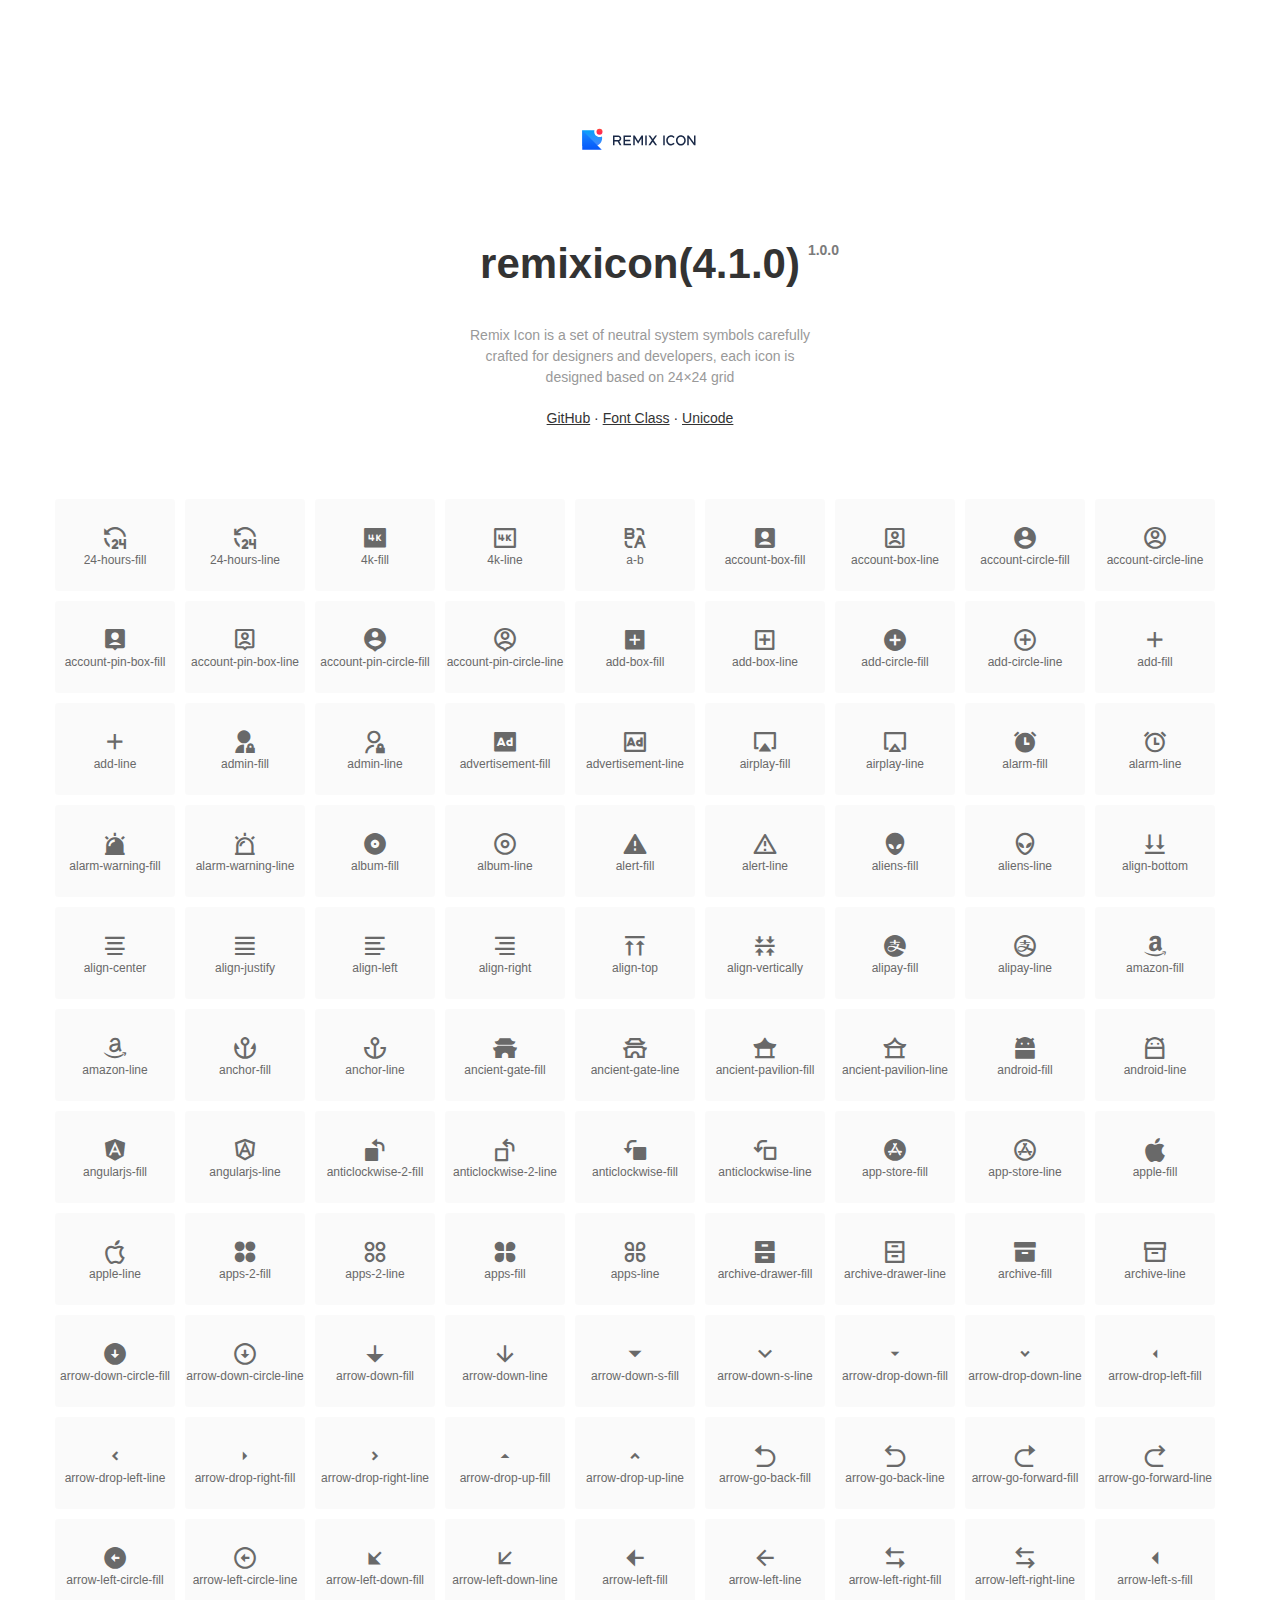
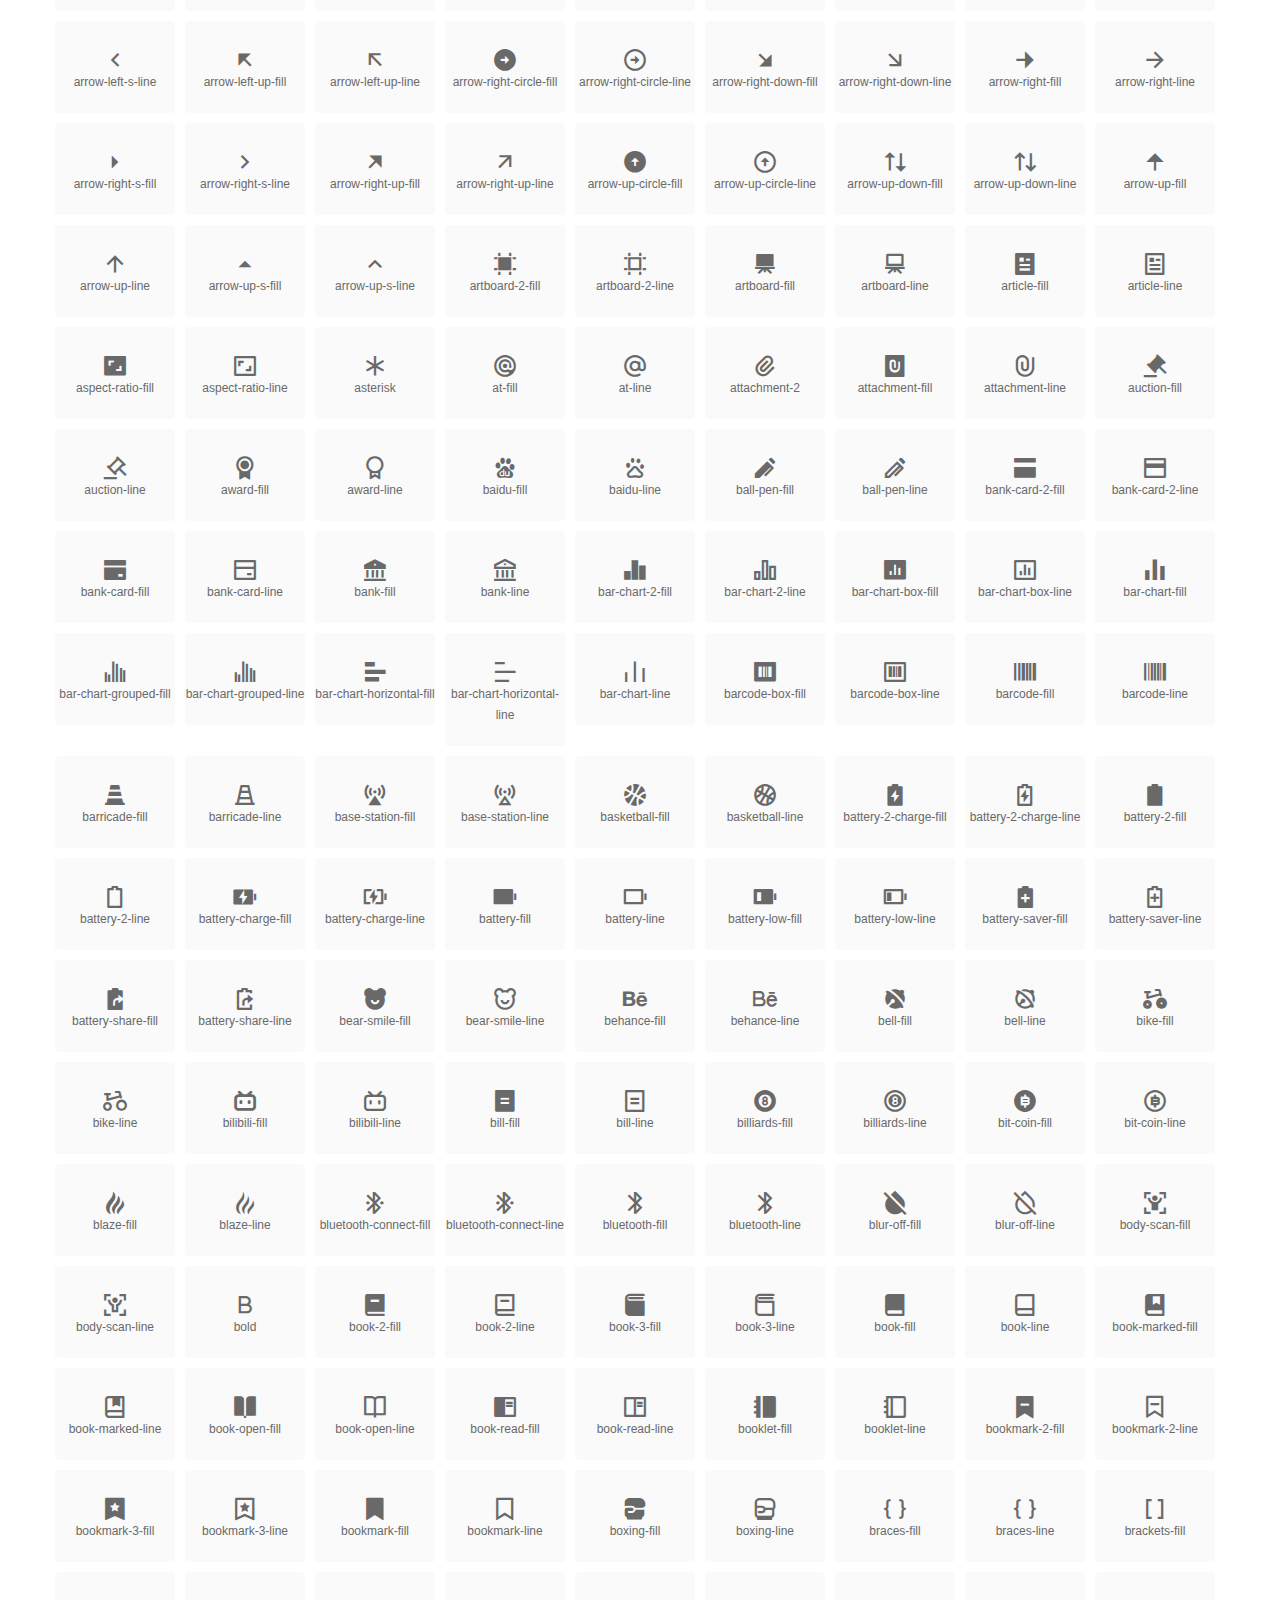
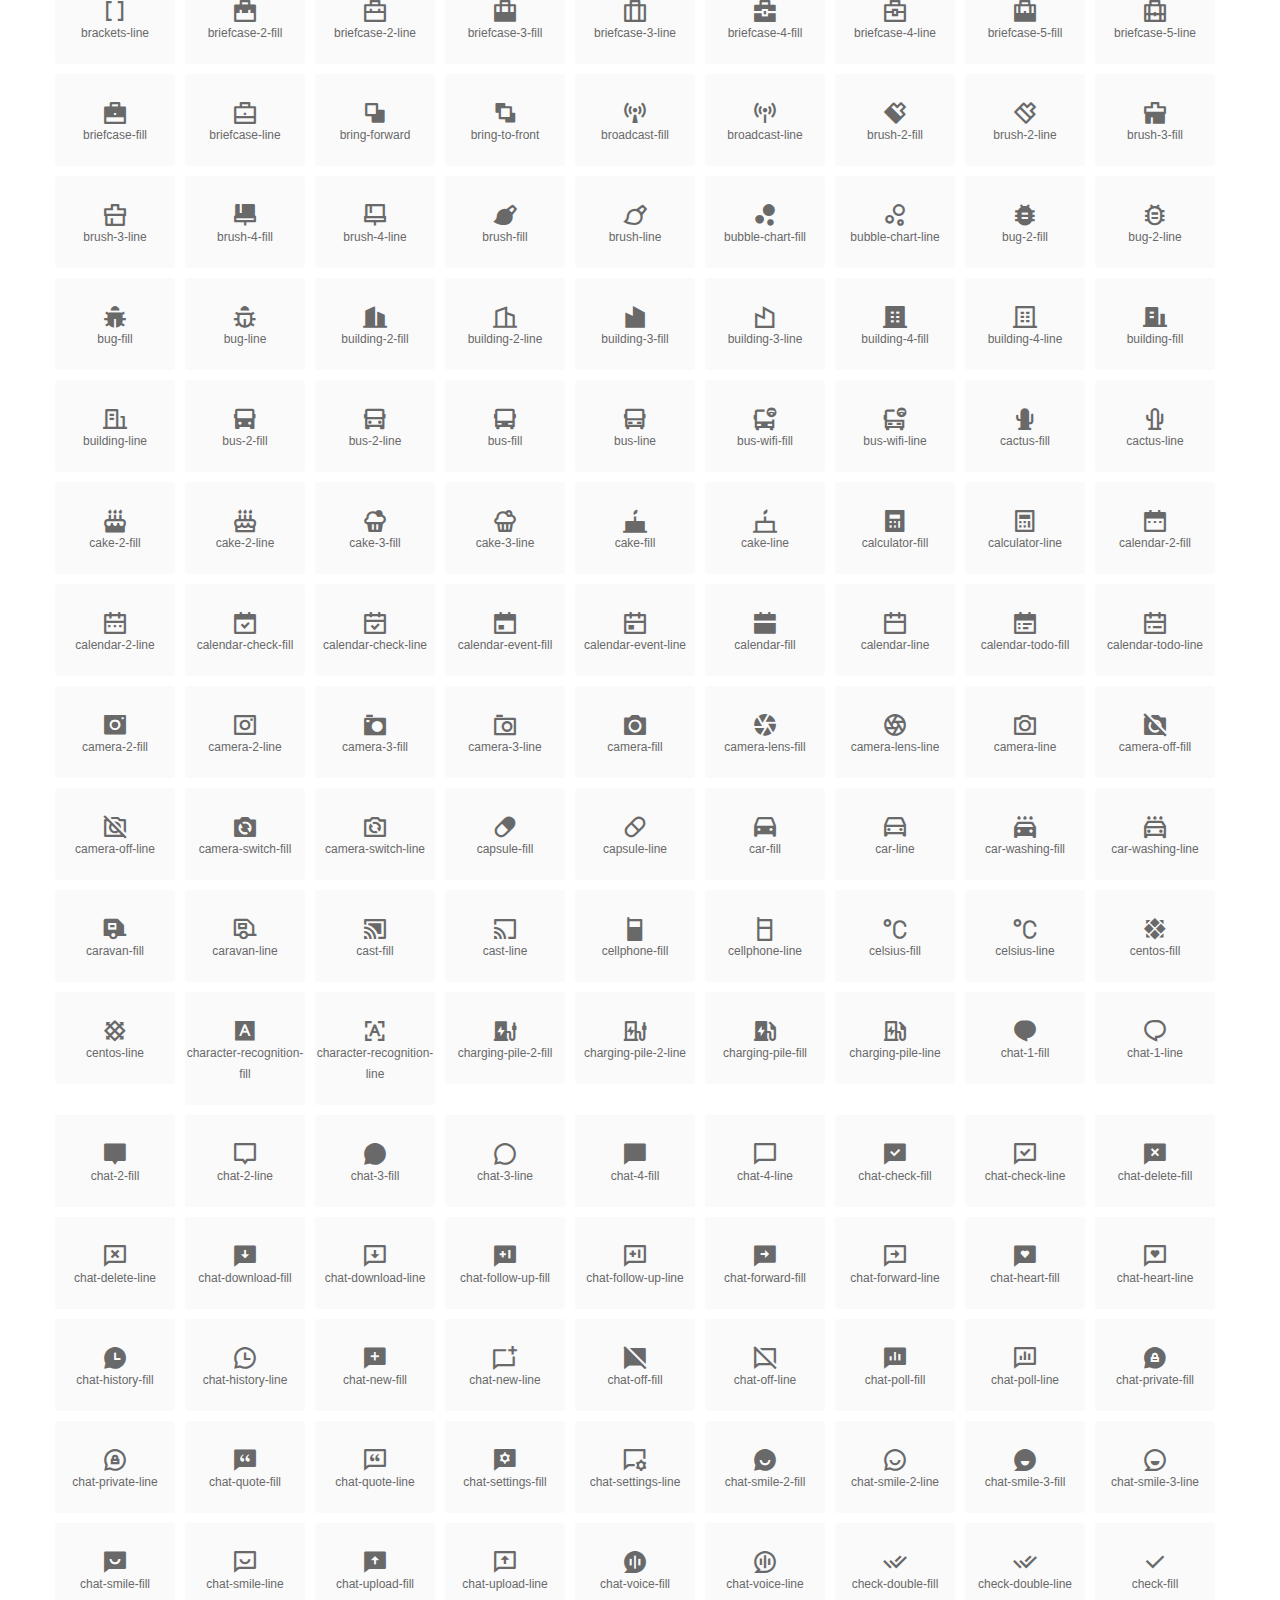
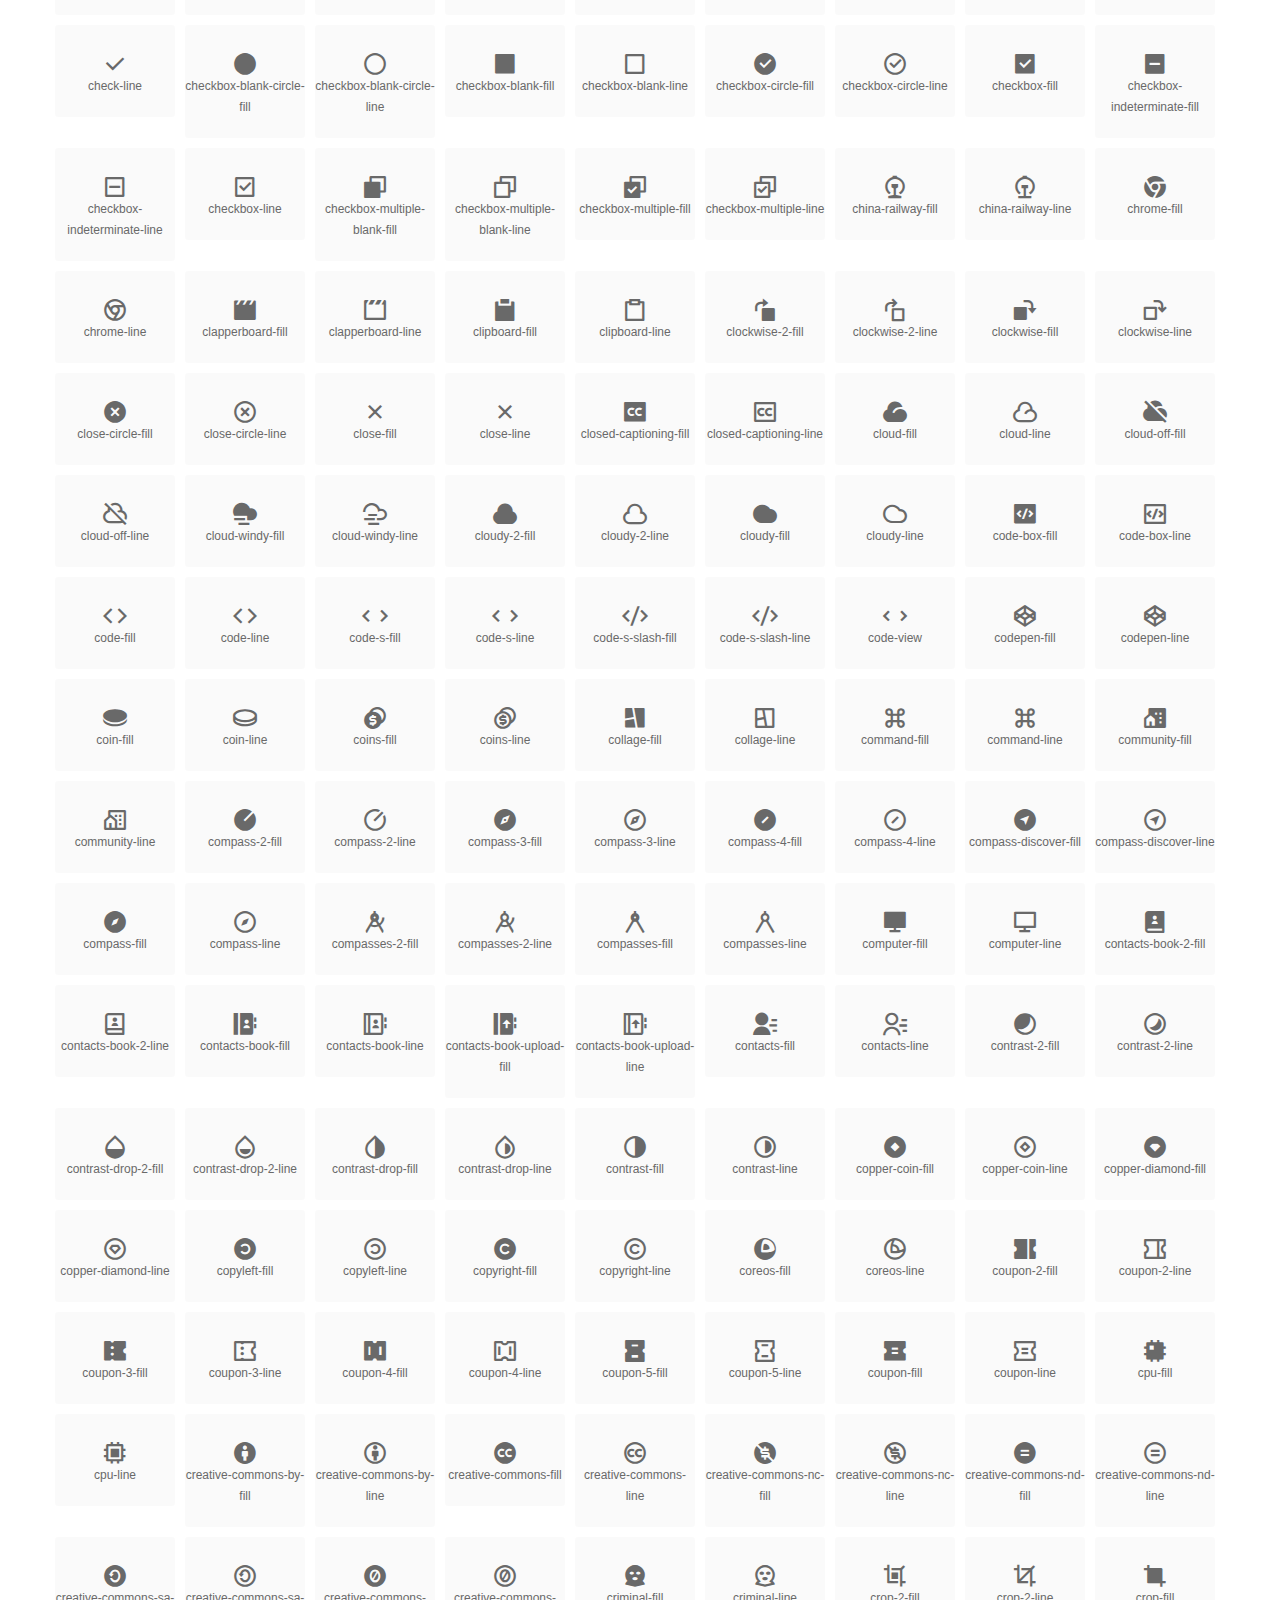
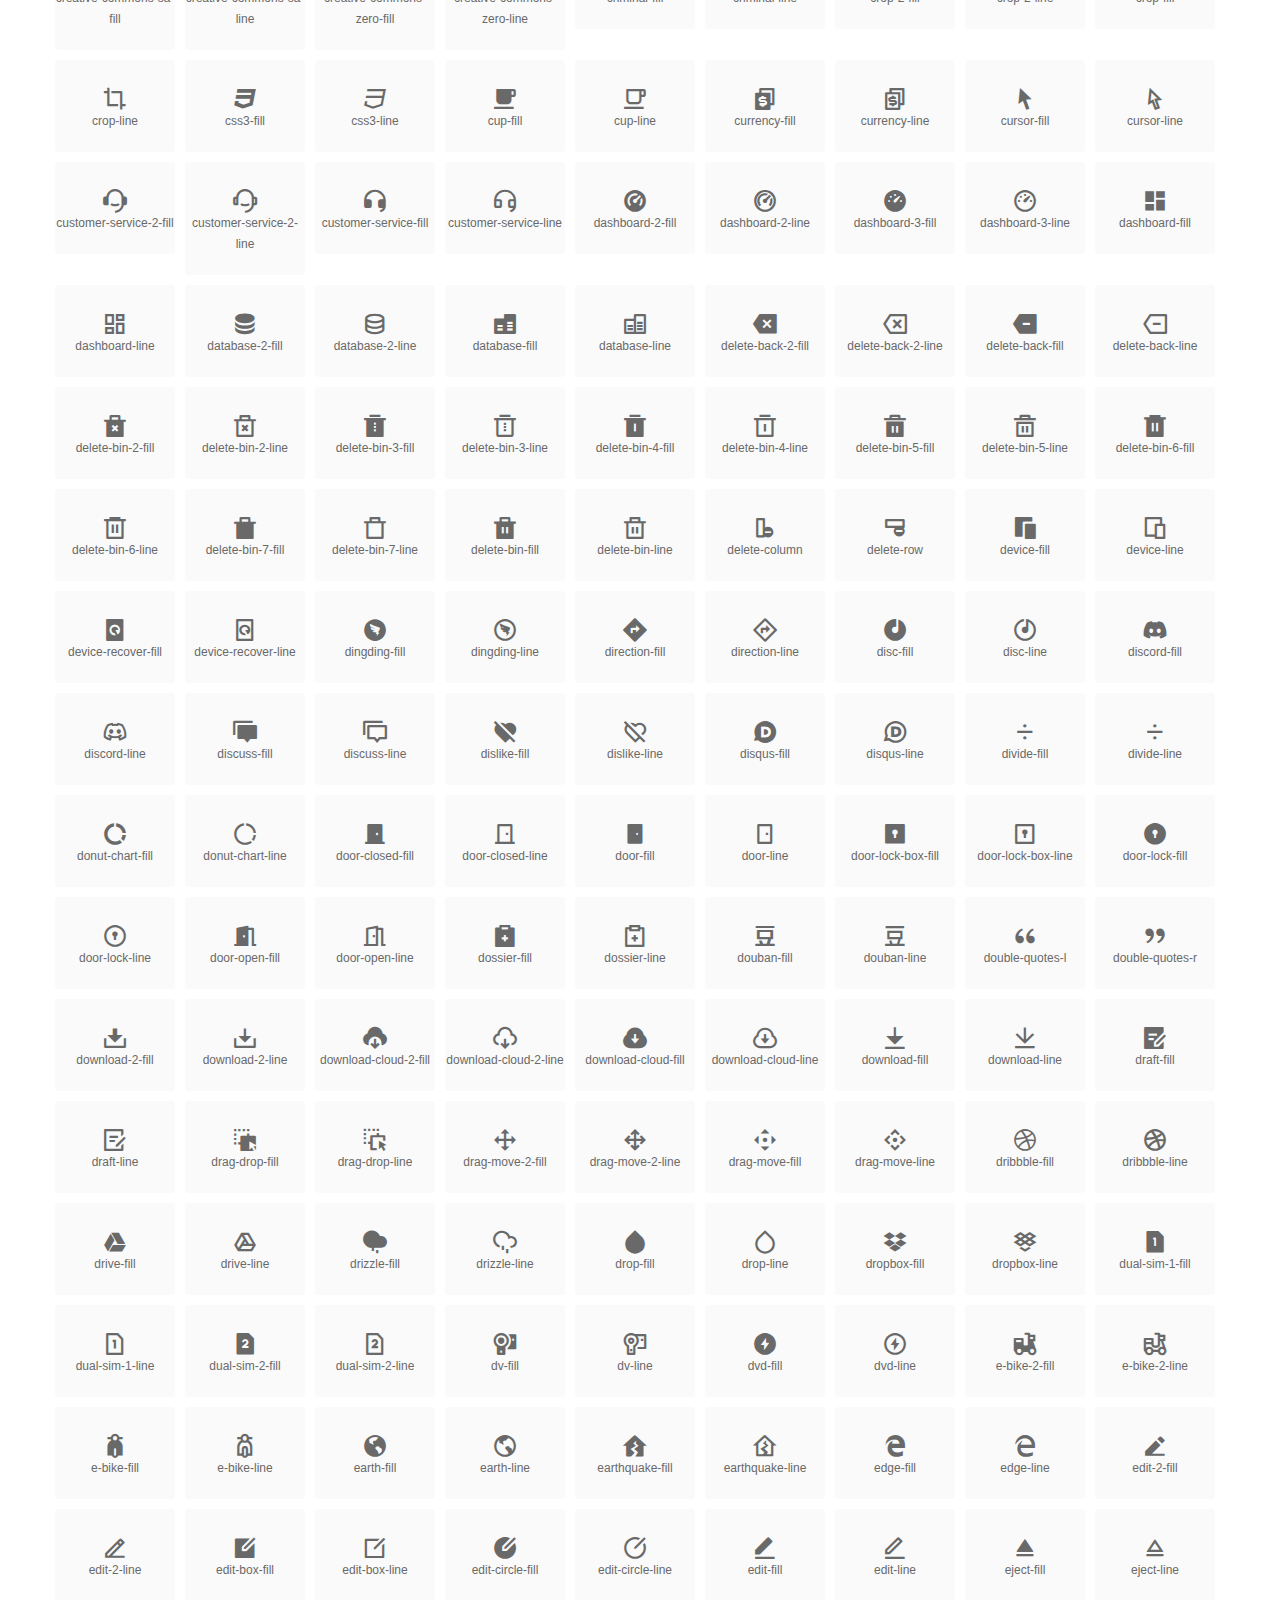
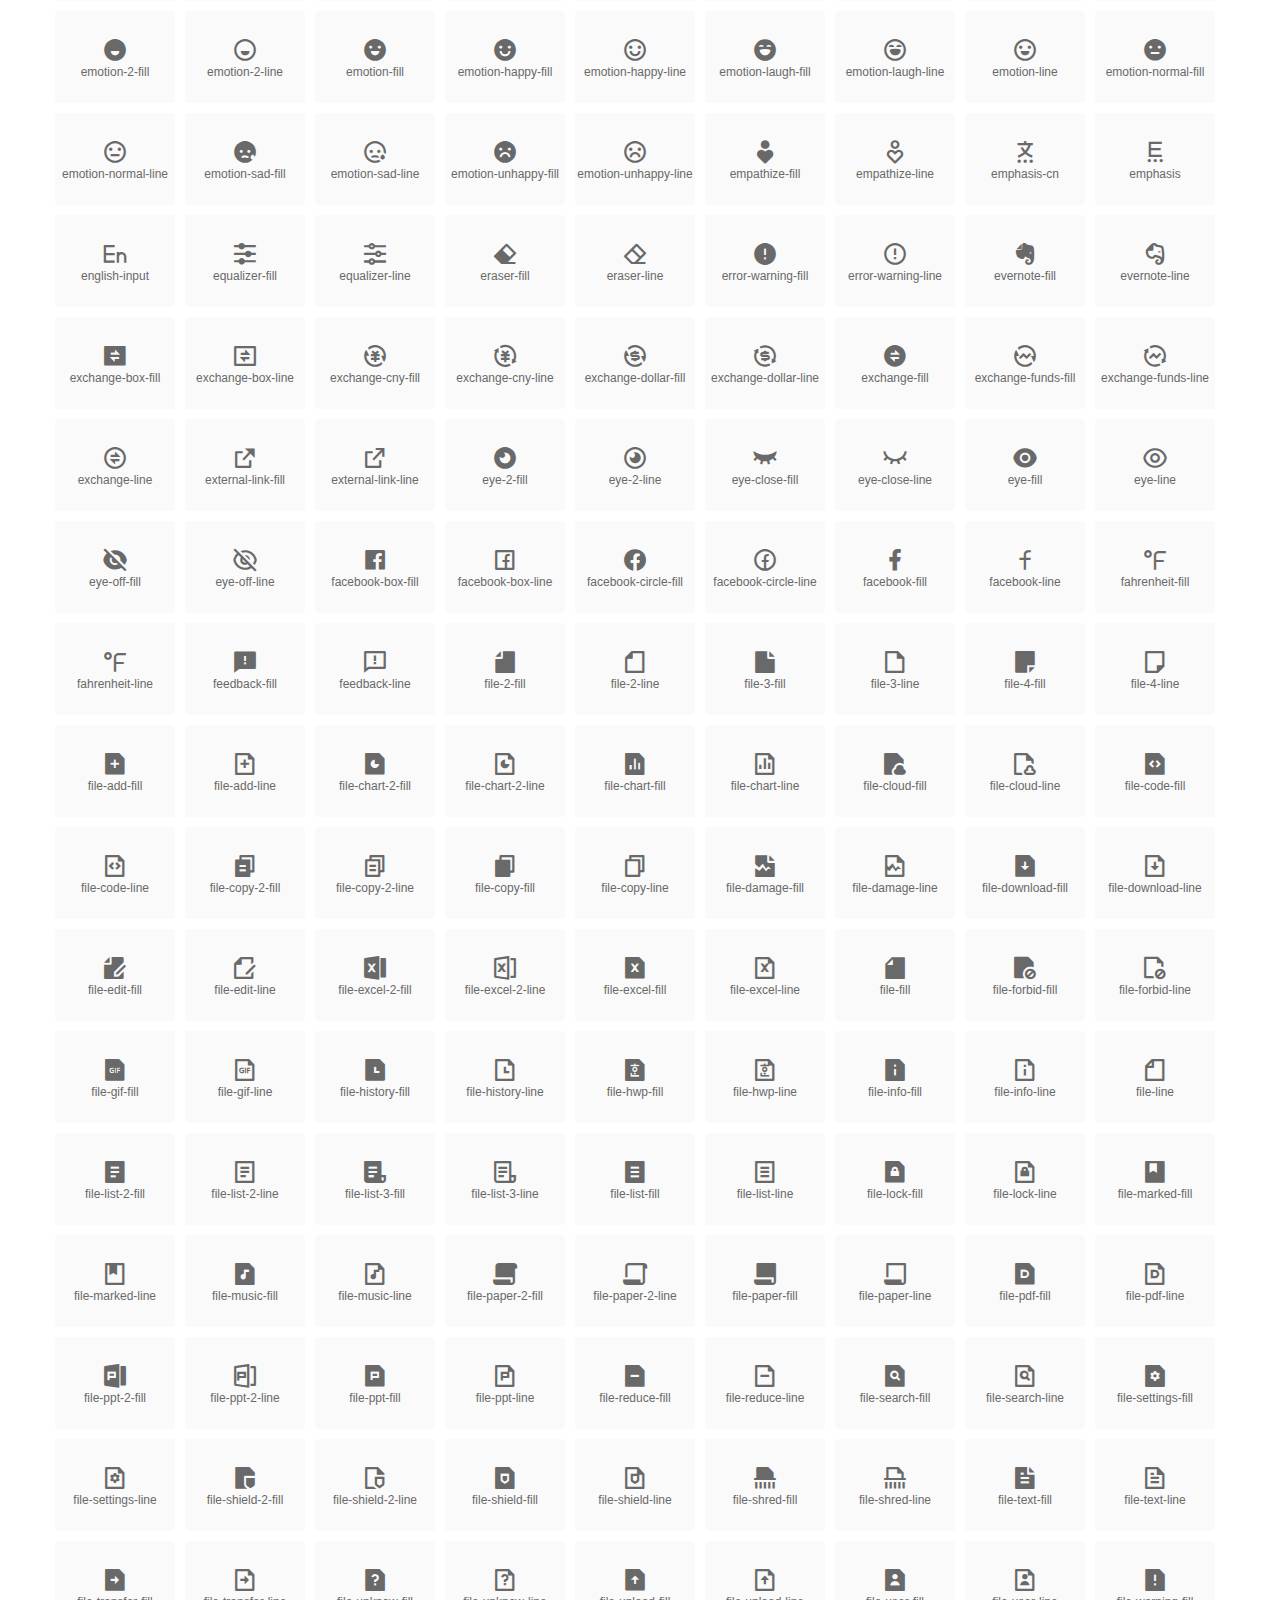
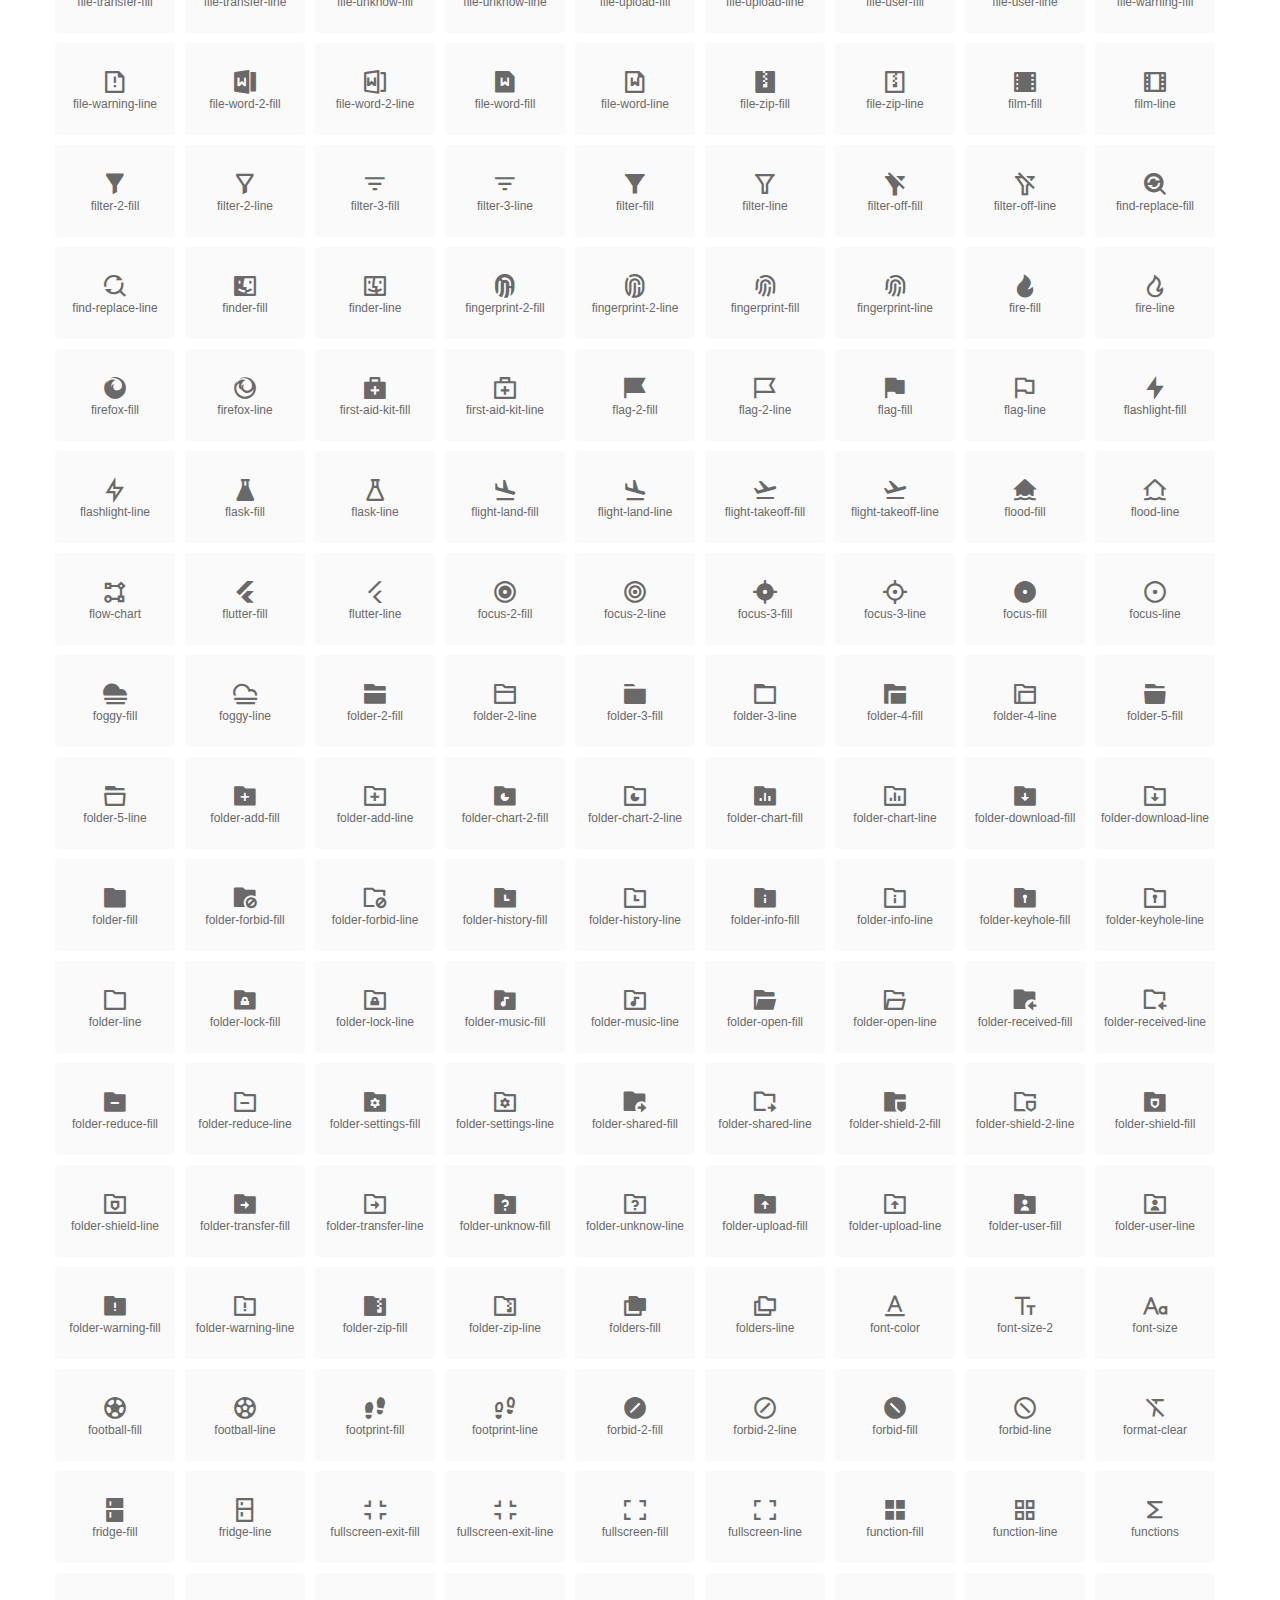
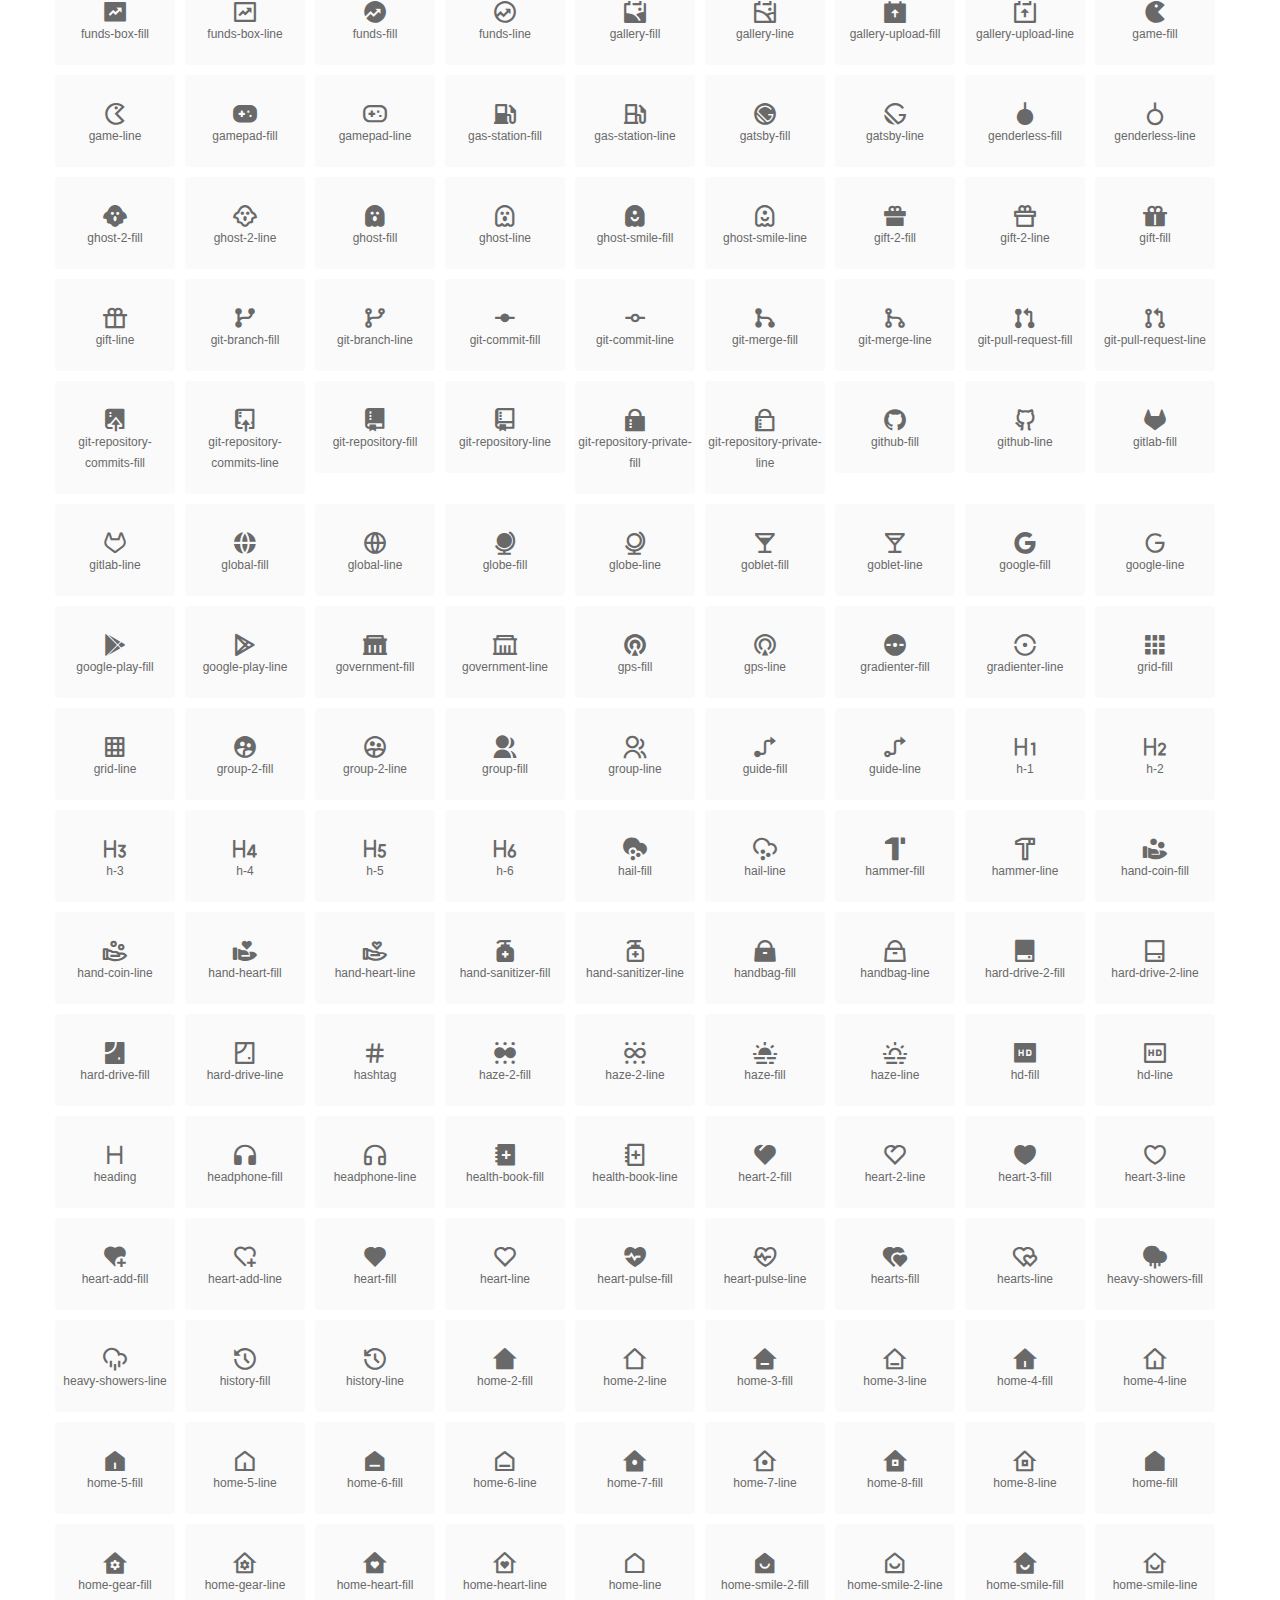
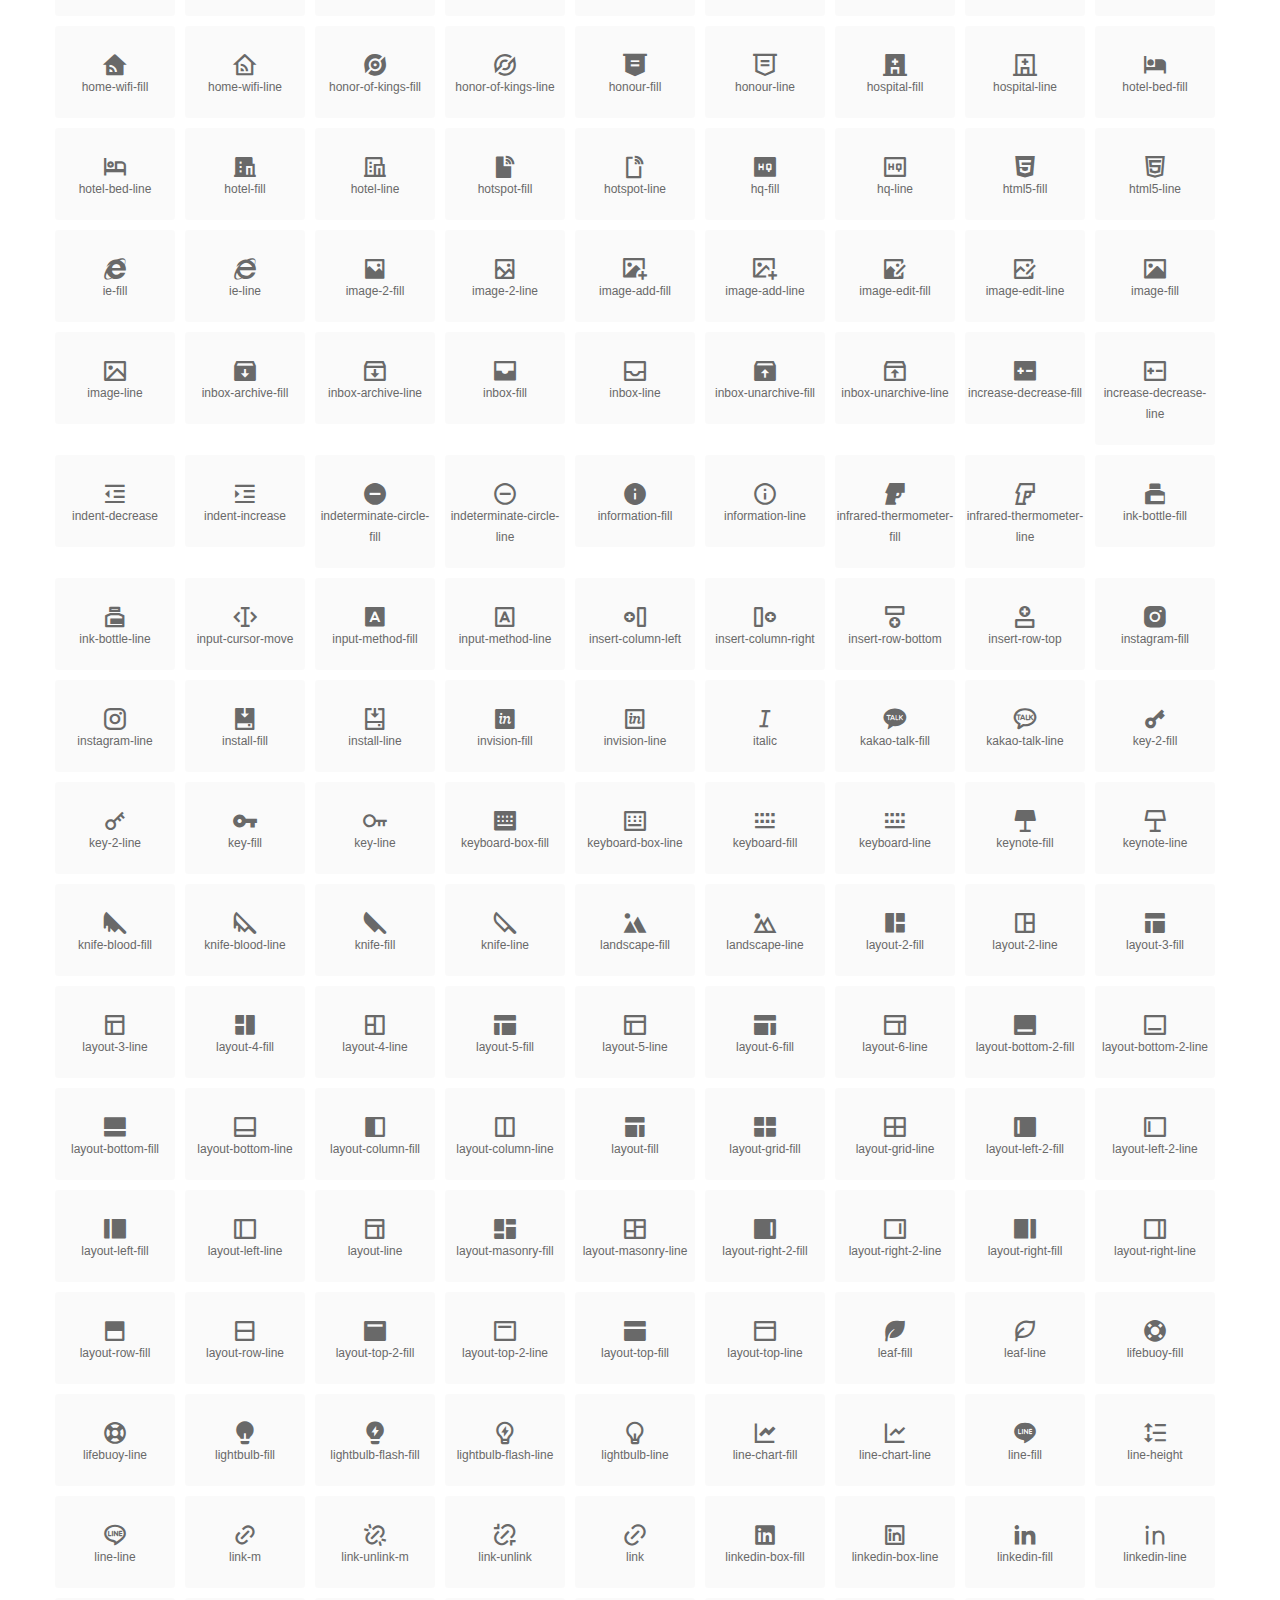
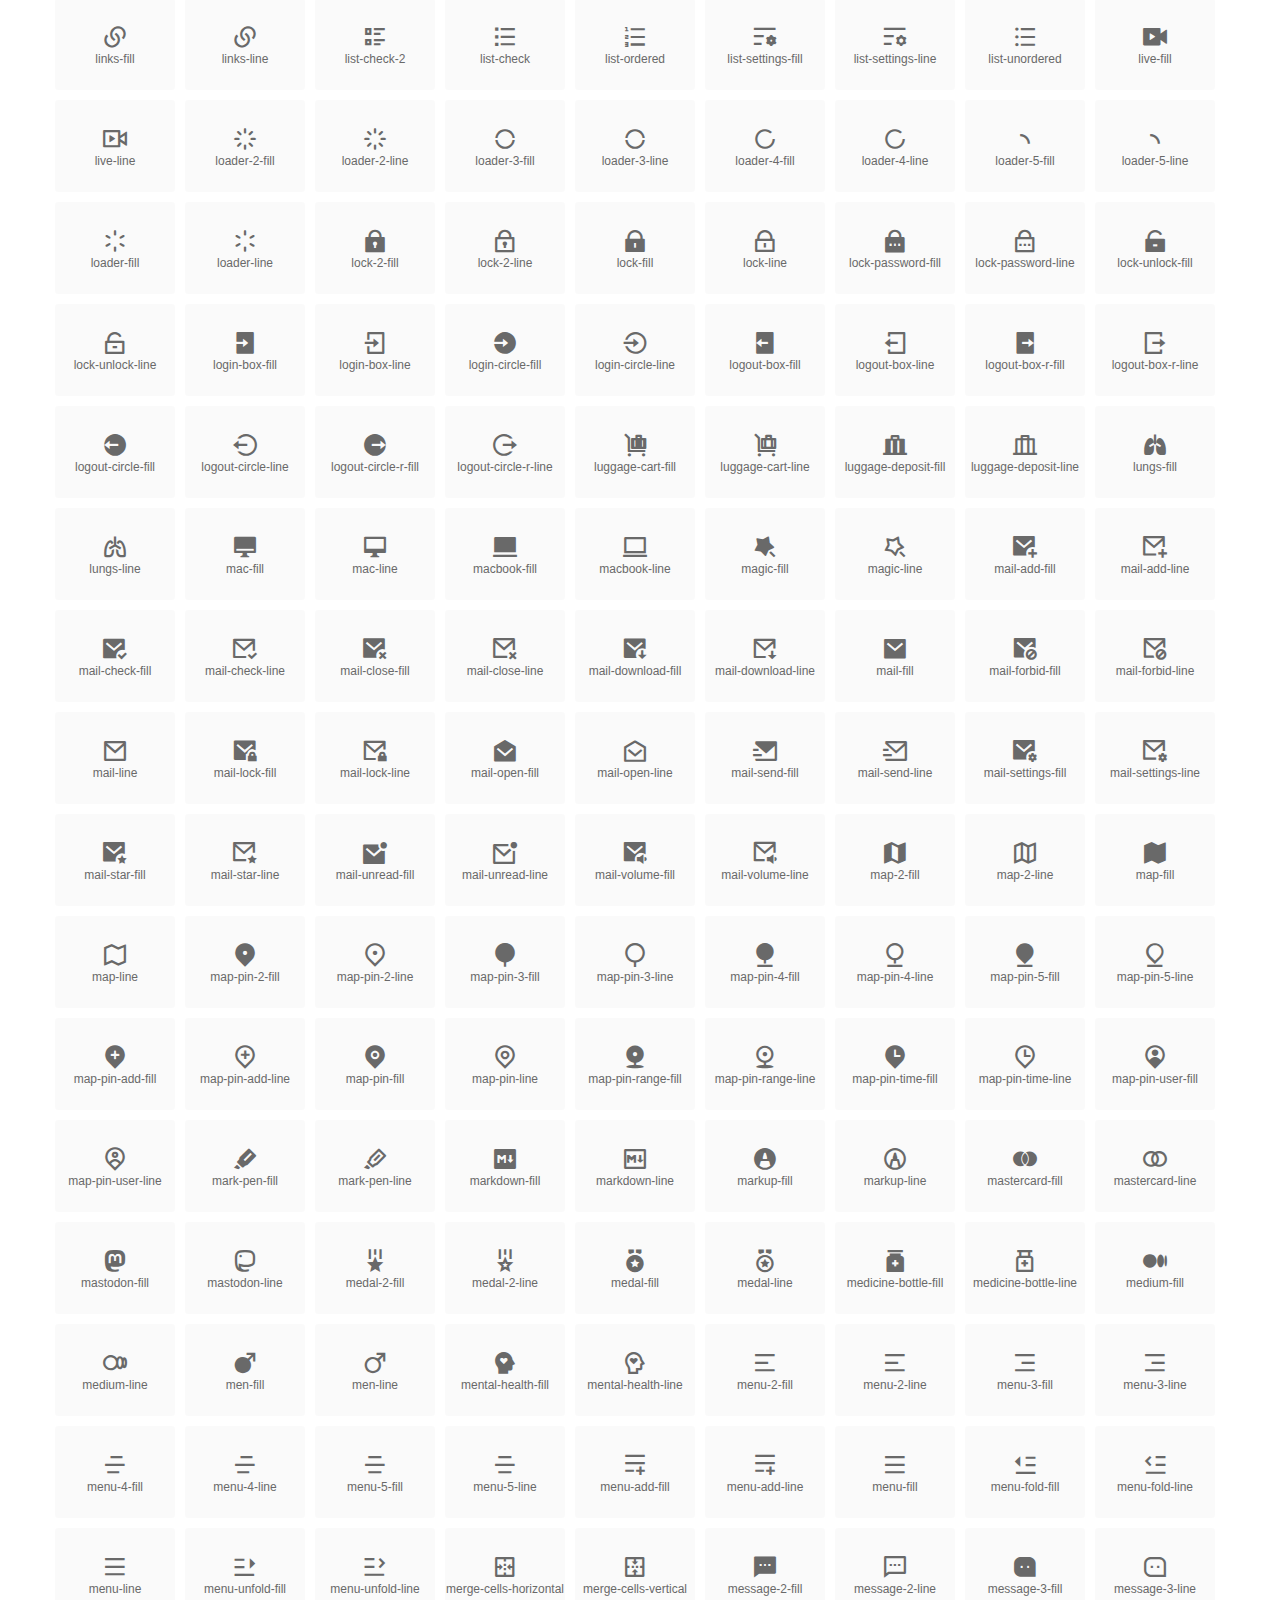
<file: remix/index.html>
<!DOCTYPE html>
<html lang="en">
<head>
  <meta charset="UTF-8">
  <title>remixicon(4.1.0)</title>
  <meta name="viewport" content="width=device-width,minimum-scale=1.0,maximum-scale=1.0,user-scalable=no">
   
  <meta name="description" content="Remix Icon is a set of neutral system symbols carefully crafted for designers and developers, each icon is designed based on 24×24 grid">
   
  <meta name="keywords" content="remixicon,TTF,EOT,WOFF,WOFF2,SVG">
  
  
  
  <link rel="stylesheet" href="remixicon.css" />
  
  <style>
    *{margin: 0;padding: 0;list-style: none;}
    body { color: #696969; font: 12px/1.5 tahoma, arial, \5b8b\4f53, sans-serif; }
    a { color: #333; text-decoration: underline; }
    a:hover { color: rgb(9, 73, 209); }
    .header { color: #333; text-align: center; padding: 80px 0 60px 0; min-height: 153px; font-size: 14px; }
    .header .logo svg { height: 120px; width: 120px; }
    .header h1 { font-size: 42px; padding: 26px 0 10px 0; }
    .header sup {font-size: 14px; margin: 8px 0 0 8px; position: absolute; color: #7b7b7b; }
    .info {
      color: #999;
      font-weight: normal;
      max-width: 346px;
      margin: 0 auto;
      padding: 20px 0;
      font-size: 14px;
    }

    .icons { max-width: 1190px; margin: 0 auto; }
    .icons ul { text-align: center; }
    .icons ul li {
      vertical-align: top;
      width: 120px;
      display: inline-block;
      text-align: center;
      background-color: rgba(0,0,0,.02);
      border-radius: 3px;
      padding: 29px 0 10px 0;
      margin-right: 10px;
      margin-top: 10px;
      transition: all 0.6s ease;
    }
    .icons ul li:hover { background-color: rgba(0,0,0,.06); }
    .icons ul li:hover span { color: #3c75e4; opacity: 1; }
    .icons ul li .unicode { color: #8c8c8c; opacity: 0.3; }
    .icons ul li h4 {
      font-weight: normal;
      padding: 10px 0 5px 0;
      display: block;
      color: #8c8c8c;
      font-size: 14px;
      line-height: 12px;
      opacity: 0.8;
    }
    .icons ul li:hover h4 { opacity: 1; }
    .icons ul li svg { width: 24px; height: 24px; }
    .icons ul li:hover { color: #3c75e4; }
    .footer { text-align: center; padding: 10px 0 90px 0; }
    .footer a { text-align: center; padding: 10px 0 90px 0; color: #696969;}
    .footer a:hover { color: #0949d1; }
    .links { text-align: center; padding: 50px 0 0 0; font-size: 14px; }
    
    .icons ul li.class-icon { font-size: 21px; line-height: 21px; padding-bottom: 20px; }
    .icons ul li.class-icon p{ font-size: 12px; }
    .icons ul li.class-icon [class^="ri-"]{ font-size: 26px; }
    
    
    
  </style>
  
</head>

<body>
  
  <div class="header">
    
    <div class="logo">
      <a href="./"><svg width="160" height="32" viewBox="0 0 160 32" fill="none" xmlns="http://www.w3.org/2000/svg">
<path d="M121.5 9.80005C123.33 9.80005 124.984 10.5797 126.165 11.8344L124.75 13.2496C123.929 12.3549 122.773 11.8 121.5 11.8C119.029 11.8 117 13.891 117 16.5C117 19.1091 119.029 21.2 121.5 21.2C122.773 21.2 123.929 20.6452 124.75 19.7505L126.165 21.1657C124.984 22.4204 123.33 23.2 121.5 23.2C117.91 23.2 115 20.2004 115 16.5C115 12.7997 117.91 9.80005 121.5 9.80005Z" fill="#1A2947"/>
<path d="M113 10V23H111V10H113Z" fill="#1A2947"/>
<path d="M154 23V9.99988H152L152 19.6019L144.997 9.99988L143 10.0039V23H145L145 13.3969L152 23H154Z" fill="#1A2947"/>
<path d="M68 10V12H60V15.5H67V17.5H60V21H68V23H58V10H68Z" fill="#1A2947"/>
<path d="M82 10L77.4999 17.201L73 10H71V23H73V13.775L77.4999 20.975L82 13.773V23H84V10H82Z" fill="#1A2947"/>
<path d="M89 10V23H87V10H89Z" fill="#1A2947"/>
<path d="M96.9999 14.7565L93.6689 9.99951H91.2279L95.7789 16.4995L91.2289 22.9995H93.6689L96.9999 18.2435L100.33 22.9995H102.772L98.2209 16.4995L102.773 9.99951H100.33L96.9999 14.7565Z" fill="#1A2947"/>
<path fill-rule="evenodd" clip-rule="evenodd" d="M141 16.5C141 12.7997 138.09 9.80005 134.5 9.80005C130.91 9.80005 128 12.7997 128 16.5C128 20.2004 130.91 23.2 134.5 23.2C138.09 23.2 141 20.2004 141 16.5ZM130 16.5C130 13.891 132.029 11.8 134.5 11.8C136.971 11.8 139 13.891 139 16.5C139 19.1091 136.971 21.2 134.5 21.2C132.029 21.2 130 19.1091 130 16.5Z" fill="#1A2947"/>
<path fill-rule="evenodd" clip-rule="evenodd" d="M51 10C53.2091 10 55 11.7909 55 14C55 15.7175 53.9176 17.1821 52.3977 17.749L55.1901 22.999H52.9251L50.267 18H46V23H44V10H51ZM46 11.999V15.999L51 16C52.1046 16 53 15.1046 53 14C53 12.8955 52.1 12 51 12L46 11.999Z" fill="#1A2947"/>
<path fill-rule="evenodd" clip-rule="evenodd" d="M19.2887 3.00389C19.1928 3.0013 19.0965 3 19 3H3V24H19C24.799 24 29.5 19.299 29.5 13.5C29.5 12.7108 29.4129 11.942 29.2479 11.2025C28.2772 11.7119 27.1722 12 26 12C22.134 12 19 8.86599 19 5C19 4.30645 19.1009 3.63646 19.2887 3.00389Z" fill="url(#paint0_linear_960_1054)"/>
<g filter="url(#filter0_b_960_1054)">
<path fill-rule="evenodd" clip-rule="evenodd" d="M3 3L29 29H3V3Z" fill="url(#paint1_linear_960_1054)"/>
</g>
<circle cx="26" cy="5" r="4" fill="url(#paint2_linear_960_1054)"/>
<defs>
<filter id="filter0_b_960_1054" x="-2.43656" y="-2.43656" width="36.8731" height="36.8731" filterUnits="userSpaceOnUse" color-interpolation-filters="sRGB">
<feFlood flood-opacity="0" result="BackgroundImageFix"/>
<feGaussianBlur in="BackgroundImage" stdDeviation="2.71828"/>
<feComposite in2="SourceAlpha" operator="in" result="effect1_backgroundBlur_960_1054"/>
<feBlend mode="normal" in="SourceGraphic" in2="effect1_backgroundBlur_960_1054" result="shape"/>
</filter>
<linearGradient id="paint0_linear_960_1054" x1="3" y1="3" x2="3" y2="24" gradientUnits="userSpaceOnUse">
<stop stop-color="#05A0FA"/>
<stop offset="1" stop-color="#4785FF"/>
</linearGradient>
<linearGradient id="paint1_linear_960_1054" x1="3" y1="3" x2="3" y2="29" gradientUnits="userSpaceOnUse">
<stop stop-color="#1A8CFF"/>
<stop offset="1" stop-color="#0557FA"/>
</linearGradient>
<linearGradient id="paint2_linear_960_1054" x1="22" y1="1" x2="22" y2="9" gradientUnits="userSpaceOnUse">
<stop stop-color="#FF463A"/>
<stop offset="1" stop-color="#FF1F5A"/>
</linearGradient>
</defs>
</svg>
</a>
    </div>
    
    <h1>remixicon(4.1.0)<sup>1.0.0</sup></h1>
    <div class="info">
      Remix Icon is a set of neutral system symbols carefully crafted for designers and developers, each icon is designed based on 24×24 grid
    </div>
    <p>
      
      <a href="https://github.com/Remix-Design/remixicon.git">GitHub</a> · 
      
      <a href="index.html">Font Class</a> · 
      
      <a href="unicode.html">Unicode</a>
      
    </p>
  </div>
  <div class="icons">
    <ul>
      <li class="class-icon"><i class="ri-24-hours-fill"></i><p class="name">24-hours-fill</p></li><li class="class-icon"><i class="ri-24-hours-line"></i><p class="name">24-hours-line</p></li><li class="class-icon"><i class="ri-4k-fill"></i><p class="name">4k-fill</p></li><li class="class-icon"><i class="ri-4k-line"></i><p class="name">4k-line</p></li><li class="class-icon"><i class="ri-a-b"></i><p class="name">a-b</p></li><li class="class-icon"><i class="ri-account-box-fill"></i><p class="name">account-box-fill</p></li><li class="class-icon"><i class="ri-account-box-line"></i><p class="name">account-box-line</p></li><li class="class-icon"><i class="ri-account-circle-fill"></i><p class="name">account-circle-fill</p></li><li class="class-icon"><i class="ri-account-circle-line"></i><p class="name">account-circle-line</p></li><li class="class-icon"><i class="ri-account-pin-box-fill"></i><p class="name">account-pin-box-fill</p></li><li class="class-icon"><i class="ri-account-pin-box-line"></i><p class="name">account-pin-box-line</p></li><li class="class-icon"><i class="ri-account-pin-circle-fill"></i><p class="name">account-pin-circle-fill</p></li><li class="class-icon"><i class="ri-account-pin-circle-line"></i><p class="name">account-pin-circle-line</p></li><li class="class-icon"><i class="ri-add-box-fill"></i><p class="name">add-box-fill</p></li><li class="class-icon"><i class="ri-add-box-line"></i><p class="name">add-box-line</p></li><li class="class-icon"><i class="ri-add-circle-fill"></i><p class="name">add-circle-fill</p></li><li class="class-icon"><i class="ri-add-circle-line"></i><p class="name">add-circle-line</p></li><li class="class-icon"><i class="ri-add-fill"></i><p class="name">add-fill</p></li><li class="class-icon"><i class="ri-add-line"></i><p class="name">add-line</p></li><li class="class-icon"><i class="ri-admin-fill"></i><p class="name">admin-fill</p></li><li class="class-icon"><i class="ri-admin-line"></i><p class="name">admin-line</p></li><li class="class-icon"><i class="ri-advertisement-fill"></i><p class="name">advertisement-fill</p></li><li class="class-icon"><i class="ri-advertisement-line"></i><p class="name">advertisement-line</p></li><li class="class-icon"><i class="ri-airplay-fill"></i><p class="name">airplay-fill</p></li><li class="class-icon"><i class="ri-airplay-line"></i><p class="name">airplay-line</p></li><li class="class-icon"><i class="ri-alarm-fill"></i><p class="name">alarm-fill</p></li><li class="class-icon"><i class="ri-alarm-line"></i><p class="name">alarm-line</p></li><li class="class-icon"><i class="ri-alarm-warning-fill"></i><p class="name">alarm-warning-fill</p></li><li class="class-icon"><i class="ri-alarm-warning-line"></i><p class="name">alarm-warning-line</p></li><li class="class-icon"><i class="ri-album-fill"></i><p class="name">album-fill</p></li><li class="class-icon"><i class="ri-album-line"></i><p class="name">album-line</p></li><li class="class-icon"><i class="ri-alert-fill"></i><p class="name">alert-fill</p></li><li class="class-icon"><i class="ri-alert-line"></i><p class="name">alert-line</p></li><li class="class-icon"><i class="ri-aliens-fill"></i><p class="name">aliens-fill</p></li><li class="class-icon"><i class="ri-aliens-line"></i><p class="name">aliens-line</p></li><li class="class-icon"><i class="ri-align-bottom"></i><p class="name">align-bottom</p></li><li class="class-icon"><i class="ri-align-center"></i><p class="name">align-center</p></li><li class="class-icon"><i class="ri-align-justify"></i><p class="name">align-justify</p></li><li class="class-icon"><i class="ri-align-left"></i><p class="name">align-left</p></li><li class="class-icon"><i class="ri-align-right"></i><p class="name">align-right</p></li><li class="class-icon"><i class="ri-align-top"></i><p class="name">align-top</p></li><li class="class-icon"><i class="ri-align-vertically"></i><p class="name">align-vertically</p></li><li class="class-icon"><i class="ri-alipay-fill"></i><p class="name">alipay-fill</p></li><li class="class-icon"><i class="ri-alipay-line"></i><p class="name">alipay-line</p></li><li class="class-icon"><i class="ri-amazon-fill"></i><p class="name">amazon-fill</p></li><li class="class-icon"><i class="ri-amazon-line"></i><p class="name">amazon-line</p></li><li class="class-icon"><i class="ri-anchor-fill"></i><p class="name">anchor-fill</p></li><li class="class-icon"><i class="ri-anchor-line"></i><p class="name">anchor-line</p></li><li class="class-icon"><i class="ri-ancient-gate-fill"></i><p class="name">ancient-gate-fill</p></li><li class="class-icon"><i class="ri-ancient-gate-line"></i><p class="name">ancient-gate-line</p></li><li class="class-icon"><i class="ri-ancient-pavilion-fill"></i><p class="name">ancient-pavilion-fill</p></li><li class="class-icon"><i class="ri-ancient-pavilion-line"></i><p class="name">ancient-pavilion-line</p></li><li class="class-icon"><i class="ri-android-fill"></i><p class="name">android-fill</p></li><li class="class-icon"><i class="ri-android-line"></i><p class="name">android-line</p></li><li class="class-icon"><i class="ri-angularjs-fill"></i><p class="name">angularjs-fill</p></li><li class="class-icon"><i class="ri-angularjs-line"></i><p class="name">angularjs-line</p></li><li class="class-icon"><i class="ri-anticlockwise-2-fill"></i><p class="name">anticlockwise-2-fill</p></li><li class="class-icon"><i class="ri-anticlockwise-2-line"></i><p class="name">anticlockwise-2-line</p></li><li class="class-icon"><i class="ri-anticlockwise-fill"></i><p class="name">anticlockwise-fill</p></li><li class="class-icon"><i class="ri-anticlockwise-line"></i><p class="name">anticlockwise-line</p></li><li class="class-icon"><i class="ri-app-store-fill"></i><p class="name">app-store-fill</p></li><li class="class-icon"><i class="ri-app-store-line"></i><p class="name">app-store-line</p></li><li class="class-icon"><i class="ri-apple-fill"></i><p class="name">apple-fill</p></li><li class="class-icon"><i class="ri-apple-line"></i><p class="name">apple-line</p></li><li class="class-icon"><i class="ri-apps-2-fill"></i><p class="name">apps-2-fill</p></li><li class="class-icon"><i class="ri-apps-2-line"></i><p class="name">apps-2-line</p></li><li class="class-icon"><i class="ri-apps-fill"></i><p class="name">apps-fill</p></li><li class="class-icon"><i class="ri-apps-line"></i><p class="name">apps-line</p></li><li class="class-icon"><i class="ri-archive-drawer-fill"></i><p class="name">archive-drawer-fill</p></li><li class="class-icon"><i class="ri-archive-drawer-line"></i><p class="name">archive-drawer-line</p></li><li class="class-icon"><i class="ri-archive-fill"></i><p class="name">archive-fill</p></li><li class="class-icon"><i class="ri-archive-line"></i><p class="name">archive-line</p></li><li class="class-icon"><i class="ri-arrow-down-circle-fill"></i><p class="name">arrow-down-circle-fill</p></li><li class="class-icon"><i class="ri-arrow-down-circle-line"></i><p class="name">arrow-down-circle-line</p></li><li class="class-icon"><i class="ri-arrow-down-fill"></i><p class="name">arrow-down-fill</p></li><li class="class-icon"><i class="ri-arrow-down-line"></i><p class="name">arrow-down-line</p></li><li class="class-icon"><i class="ri-arrow-down-s-fill"></i><p class="name">arrow-down-s-fill</p></li><li class="class-icon"><i class="ri-arrow-down-s-line"></i><p class="name">arrow-down-s-line</p></li><li class="class-icon"><i class="ri-arrow-drop-down-fill"></i><p class="name">arrow-drop-down-fill</p></li><li class="class-icon"><i class="ri-arrow-drop-down-line"></i><p class="name">arrow-drop-down-line</p></li><li class="class-icon"><i class="ri-arrow-drop-left-fill"></i><p class="name">arrow-drop-left-fill</p></li><li class="class-icon"><i class="ri-arrow-drop-left-line"></i><p class="name">arrow-drop-left-line</p></li><li class="class-icon"><i class="ri-arrow-drop-right-fill"></i><p class="name">arrow-drop-right-fill</p></li><li class="class-icon"><i class="ri-arrow-drop-right-line"></i><p class="name">arrow-drop-right-line</p></li><li class="class-icon"><i class="ri-arrow-drop-up-fill"></i><p class="name">arrow-drop-up-fill</p></li><li class="class-icon"><i class="ri-arrow-drop-up-line"></i><p class="name">arrow-drop-up-line</p></li><li class="class-icon"><i class="ri-arrow-go-back-fill"></i><p class="name">arrow-go-back-fill</p></li><li class="class-icon"><i class="ri-arrow-go-back-line"></i><p class="name">arrow-go-back-line</p></li><li class="class-icon"><i class="ri-arrow-go-forward-fill"></i><p class="name">arrow-go-forward-fill</p></li><li class="class-icon"><i class="ri-arrow-go-forward-line"></i><p class="name">arrow-go-forward-line</p></li><li class="class-icon"><i class="ri-arrow-left-circle-fill"></i><p class="name">arrow-left-circle-fill</p></li><li class="class-icon"><i class="ri-arrow-left-circle-line"></i><p class="name">arrow-left-circle-line</p></li><li class="class-icon"><i class="ri-arrow-left-down-fill"></i><p class="name">arrow-left-down-fill</p></li><li class="class-icon"><i class="ri-arrow-left-down-line"></i><p class="name">arrow-left-down-line</p></li><li class="class-icon"><i class="ri-arrow-left-fill"></i><p class="name">arrow-left-fill</p></li><li class="class-icon"><i class="ri-arrow-left-line"></i><p class="name">arrow-left-line</p></li><li class="class-icon"><i class="ri-arrow-left-right-fill"></i><p class="name">arrow-left-right-fill</p></li><li class="class-icon"><i class="ri-arrow-left-right-line"></i><p class="name">arrow-left-right-line</p></li><li class="class-icon"><i class="ri-arrow-left-s-fill"></i><p class="name">arrow-left-s-fill</p></li><li class="class-icon"><i class="ri-arrow-left-s-line"></i><p class="name">arrow-left-s-line</p></li><li class="class-icon"><i class="ri-arrow-left-up-fill"></i><p class="name">arrow-left-up-fill</p></li><li class="class-icon"><i class="ri-arrow-left-up-line"></i><p class="name">arrow-left-up-line</p></li><li class="class-icon"><i class="ri-arrow-right-circle-fill"></i><p class="name">arrow-right-circle-fill</p></li><li class="class-icon"><i class="ri-arrow-right-circle-line"></i><p class="name">arrow-right-circle-line</p></li><li class="class-icon"><i class="ri-arrow-right-down-fill"></i><p class="name">arrow-right-down-fill</p></li><li class="class-icon"><i class="ri-arrow-right-down-line"></i><p class="name">arrow-right-down-line</p></li><li class="class-icon"><i class="ri-arrow-right-fill"></i><p class="name">arrow-right-fill</p></li><li class="class-icon"><i class="ri-arrow-right-line"></i><p class="name">arrow-right-line</p></li><li class="class-icon"><i class="ri-arrow-right-s-fill"></i><p class="name">arrow-right-s-fill</p></li><li class="class-icon"><i class="ri-arrow-right-s-line"></i><p class="name">arrow-right-s-line</p></li><li class="class-icon"><i class="ri-arrow-right-up-fill"></i><p class="name">arrow-right-up-fill</p></li><li class="class-icon"><i class="ri-arrow-right-up-line"></i><p class="name">arrow-right-up-line</p></li><li class="class-icon"><i class="ri-arrow-up-circle-fill"></i><p class="name">arrow-up-circle-fill</p></li><li class="class-icon"><i class="ri-arrow-up-circle-line"></i><p class="name">arrow-up-circle-line</p></li><li class="class-icon"><i class="ri-arrow-up-down-fill"></i><p class="name">arrow-up-down-fill</p></li><li class="class-icon"><i class="ri-arrow-up-down-line"></i><p class="name">arrow-up-down-line</p></li><li class="class-icon"><i class="ri-arrow-up-fill"></i><p class="name">arrow-up-fill</p></li><li class="class-icon"><i class="ri-arrow-up-line"></i><p class="name">arrow-up-line</p></li><li class="class-icon"><i class="ri-arrow-up-s-fill"></i><p class="name">arrow-up-s-fill</p></li><li class="class-icon"><i class="ri-arrow-up-s-line"></i><p class="name">arrow-up-s-line</p></li><li class="class-icon"><i class="ri-artboard-2-fill"></i><p class="name">artboard-2-fill</p></li><li class="class-icon"><i class="ri-artboard-2-line"></i><p class="name">artboard-2-line</p></li><li class="class-icon"><i class="ri-artboard-fill"></i><p class="name">artboard-fill</p></li><li class="class-icon"><i class="ri-artboard-line"></i><p class="name">artboard-line</p></li><li class="class-icon"><i class="ri-article-fill"></i><p class="name">article-fill</p></li><li class="class-icon"><i class="ri-article-line"></i><p class="name">article-line</p></li><li class="class-icon"><i class="ri-aspect-ratio-fill"></i><p class="name">aspect-ratio-fill</p></li><li class="class-icon"><i class="ri-aspect-ratio-line"></i><p class="name">aspect-ratio-line</p></li><li class="class-icon"><i class="ri-asterisk"></i><p class="name">asterisk</p></li><li class="class-icon"><i class="ri-at-fill"></i><p class="name">at-fill</p></li><li class="class-icon"><i class="ri-at-line"></i><p class="name">at-line</p></li><li class="class-icon"><i class="ri-attachment-2"></i><p class="name">attachment-2</p></li><li class="class-icon"><i class="ri-attachment-fill"></i><p class="name">attachment-fill</p></li><li class="class-icon"><i class="ri-attachment-line"></i><p class="name">attachment-line</p></li><li class="class-icon"><i class="ri-auction-fill"></i><p class="name">auction-fill</p></li><li class="class-icon"><i class="ri-auction-line"></i><p class="name">auction-line</p></li><li class="class-icon"><i class="ri-award-fill"></i><p class="name">award-fill</p></li><li class="class-icon"><i class="ri-award-line"></i><p class="name">award-line</p></li><li class="class-icon"><i class="ri-baidu-fill"></i><p class="name">baidu-fill</p></li><li class="class-icon"><i class="ri-baidu-line"></i><p class="name">baidu-line</p></li><li class="class-icon"><i class="ri-ball-pen-fill"></i><p class="name">ball-pen-fill</p></li><li class="class-icon"><i class="ri-ball-pen-line"></i><p class="name">ball-pen-line</p></li><li class="class-icon"><i class="ri-bank-card-2-fill"></i><p class="name">bank-card-2-fill</p></li><li class="class-icon"><i class="ri-bank-card-2-line"></i><p class="name">bank-card-2-line</p></li><li class="class-icon"><i class="ri-bank-card-fill"></i><p class="name">bank-card-fill</p></li><li class="class-icon"><i class="ri-bank-card-line"></i><p class="name">bank-card-line</p></li><li class="class-icon"><i class="ri-bank-fill"></i><p class="name">bank-fill</p></li><li class="class-icon"><i class="ri-bank-line"></i><p class="name">bank-line</p></li><li class="class-icon"><i class="ri-bar-chart-2-fill"></i><p class="name">bar-chart-2-fill</p></li><li class="class-icon"><i class="ri-bar-chart-2-line"></i><p class="name">bar-chart-2-line</p></li><li class="class-icon"><i class="ri-bar-chart-box-fill"></i><p class="name">bar-chart-box-fill</p></li><li class="class-icon"><i class="ri-bar-chart-box-line"></i><p class="name">bar-chart-box-line</p></li><li class="class-icon"><i class="ri-bar-chart-fill"></i><p class="name">bar-chart-fill</p></li><li class="class-icon"><i class="ri-bar-chart-grouped-fill"></i><p class="name">bar-chart-grouped-fill</p></li><li class="class-icon"><i class="ri-bar-chart-grouped-line"></i><p class="name">bar-chart-grouped-line</p></li><li class="class-icon"><i class="ri-bar-chart-horizontal-fill"></i><p class="name">bar-chart-horizontal-fill</p></li><li class="class-icon"><i class="ri-bar-chart-horizontal-line"></i><p class="name">bar-chart-horizontal-line</p></li><li class="class-icon"><i class="ri-bar-chart-line"></i><p class="name">bar-chart-line</p></li><li class="class-icon"><i class="ri-barcode-box-fill"></i><p class="name">barcode-box-fill</p></li><li class="class-icon"><i class="ri-barcode-box-line"></i><p class="name">barcode-box-line</p></li><li class="class-icon"><i class="ri-barcode-fill"></i><p class="name">barcode-fill</p></li><li class="class-icon"><i class="ri-barcode-line"></i><p class="name">barcode-line</p></li><li class="class-icon"><i class="ri-barricade-fill"></i><p class="name">barricade-fill</p></li><li class="class-icon"><i class="ri-barricade-line"></i><p class="name">barricade-line</p></li><li class="class-icon"><i class="ri-base-station-fill"></i><p class="name">base-station-fill</p></li><li class="class-icon"><i class="ri-base-station-line"></i><p class="name">base-station-line</p></li><li class="class-icon"><i class="ri-basketball-fill"></i><p class="name">basketball-fill</p></li><li class="class-icon"><i class="ri-basketball-line"></i><p class="name">basketball-line</p></li><li class="class-icon"><i class="ri-battery-2-charge-fill"></i><p class="name">battery-2-charge-fill</p></li><li class="class-icon"><i class="ri-battery-2-charge-line"></i><p class="name">battery-2-charge-line</p></li><li class="class-icon"><i class="ri-battery-2-fill"></i><p class="name">battery-2-fill</p></li><li class="class-icon"><i class="ri-battery-2-line"></i><p class="name">battery-2-line</p></li><li class="class-icon"><i class="ri-battery-charge-fill"></i><p class="name">battery-charge-fill</p></li><li class="class-icon"><i class="ri-battery-charge-line"></i><p class="name">battery-charge-line</p></li><li class="class-icon"><i class="ri-battery-fill"></i><p class="name">battery-fill</p></li><li class="class-icon"><i class="ri-battery-line"></i><p class="name">battery-line</p></li><li class="class-icon"><i class="ri-battery-low-fill"></i><p class="name">battery-low-fill</p></li><li class="class-icon"><i class="ri-battery-low-line"></i><p class="name">battery-low-line</p></li><li class="class-icon"><i class="ri-battery-saver-fill"></i><p class="name">battery-saver-fill</p></li><li class="class-icon"><i class="ri-battery-saver-line"></i><p class="name">battery-saver-line</p></li><li class="class-icon"><i class="ri-battery-share-fill"></i><p class="name">battery-share-fill</p></li><li class="class-icon"><i class="ri-battery-share-line"></i><p class="name">battery-share-line</p></li><li class="class-icon"><i class="ri-bear-smile-fill"></i><p class="name">bear-smile-fill</p></li><li class="class-icon"><i class="ri-bear-smile-line"></i><p class="name">bear-smile-line</p></li><li class="class-icon"><i class="ri-behance-fill"></i><p class="name">behance-fill</p></li><li class="class-icon"><i class="ri-behance-line"></i><p class="name">behance-line</p></li><li class="class-icon"><i class="ri-bell-fill"></i><p class="name">bell-fill</p></li><li class="class-icon"><i class="ri-bell-line"></i><p class="name">bell-line</p></li><li class="class-icon"><i class="ri-bike-fill"></i><p class="name">bike-fill</p></li><li class="class-icon"><i class="ri-bike-line"></i><p class="name">bike-line</p></li><li class="class-icon"><i class="ri-bilibili-fill"></i><p class="name">bilibili-fill</p></li><li class="class-icon"><i class="ri-bilibili-line"></i><p class="name">bilibili-line</p></li><li class="class-icon"><i class="ri-bill-fill"></i><p class="name">bill-fill</p></li><li class="class-icon"><i class="ri-bill-line"></i><p class="name">bill-line</p></li><li class="class-icon"><i class="ri-billiards-fill"></i><p class="name">billiards-fill</p></li><li class="class-icon"><i class="ri-billiards-line"></i><p class="name">billiards-line</p></li><li class="class-icon"><i class="ri-bit-coin-fill"></i><p class="name">bit-coin-fill</p></li><li class="class-icon"><i class="ri-bit-coin-line"></i><p class="name">bit-coin-line</p></li><li class="class-icon"><i class="ri-blaze-fill"></i><p class="name">blaze-fill</p></li><li class="class-icon"><i class="ri-blaze-line"></i><p class="name">blaze-line</p></li><li class="class-icon"><i class="ri-bluetooth-connect-fill"></i><p class="name">bluetooth-connect-fill</p></li><li class="class-icon"><i class="ri-bluetooth-connect-line"></i><p class="name">bluetooth-connect-line</p></li><li class="class-icon"><i class="ri-bluetooth-fill"></i><p class="name">bluetooth-fill</p></li><li class="class-icon"><i class="ri-bluetooth-line"></i><p class="name">bluetooth-line</p></li><li class="class-icon"><i class="ri-blur-off-fill"></i><p class="name">blur-off-fill</p></li><li class="class-icon"><i class="ri-blur-off-line"></i><p class="name">blur-off-line</p></li><li class="class-icon"><i class="ri-body-scan-fill"></i><p class="name">body-scan-fill</p></li><li class="class-icon"><i class="ri-body-scan-line"></i><p class="name">body-scan-line</p></li><li class="class-icon"><i class="ri-bold"></i><p class="name">bold</p></li><li class="class-icon"><i class="ri-book-2-fill"></i><p class="name">book-2-fill</p></li><li class="class-icon"><i class="ri-book-2-line"></i><p class="name">book-2-line</p></li><li class="class-icon"><i class="ri-book-3-fill"></i><p class="name">book-3-fill</p></li><li class="class-icon"><i class="ri-book-3-line"></i><p class="name">book-3-line</p></li><li class="class-icon"><i class="ri-book-fill"></i><p class="name">book-fill</p></li><li class="class-icon"><i class="ri-book-line"></i><p class="name">book-line</p></li><li class="class-icon"><i class="ri-book-marked-fill"></i><p class="name">book-marked-fill</p></li><li class="class-icon"><i class="ri-book-marked-line"></i><p class="name">book-marked-line</p></li><li class="class-icon"><i class="ri-book-open-fill"></i><p class="name">book-open-fill</p></li><li class="class-icon"><i class="ri-book-open-line"></i><p class="name">book-open-line</p></li><li class="class-icon"><i class="ri-book-read-fill"></i><p class="name">book-read-fill</p></li><li class="class-icon"><i class="ri-book-read-line"></i><p class="name">book-read-line</p></li><li class="class-icon"><i class="ri-booklet-fill"></i><p class="name">booklet-fill</p></li><li class="class-icon"><i class="ri-booklet-line"></i><p class="name">booklet-line</p></li><li class="class-icon"><i class="ri-bookmark-2-fill"></i><p class="name">bookmark-2-fill</p></li><li class="class-icon"><i class="ri-bookmark-2-line"></i><p class="name">bookmark-2-line</p></li><li class="class-icon"><i class="ri-bookmark-3-fill"></i><p class="name">bookmark-3-fill</p></li><li class="class-icon"><i class="ri-bookmark-3-line"></i><p class="name">bookmark-3-line</p></li><li class="class-icon"><i class="ri-bookmark-fill"></i><p class="name">bookmark-fill</p></li><li class="class-icon"><i class="ri-bookmark-line"></i><p class="name">bookmark-line</p></li><li class="class-icon"><i class="ri-boxing-fill"></i><p class="name">boxing-fill</p></li><li class="class-icon"><i class="ri-boxing-line"></i><p class="name">boxing-line</p></li><li class="class-icon"><i class="ri-braces-fill"></i><p class="name">braces-fill</p></li><li class="class-icon"><i class="ri-braces-line"></i><p class="name">braces-line</p></li><li class="class-icon"><i class="ri-brackets-fill"></i><p class="name">brackets-fill</p></li><li class="class-icon"><i class="ri-brackets-line"></i><p class="name">brackets-line</p></li><li class="class-icon"><i class="ri-briefcase-2-fill"></i><p class="name">briefcase-2-fill</p></li><li class="class-icon"><i class="ri-briefcase-2-line"></i><p class="name">briefcase-2-line</p></li><li class="class-icon"><i class="ri-briefcase-3-fill"></i><p class="name">briefcase-3-fill</p></li><li class="class-icon"><i class="ri-briefcase-3-line"></i><p class="name">briefcase-3-line</p></li><li class="class-icon"><i class="ri-briefcase-4-fill"></i><p class="name">briefcase-4-fill</p></li><li class="class-icon"><i class="ri-briefcase-4-line"></i><p class="name">briefcase-4-line</p></li><li class="class-icon"><i class="ri-briefcase-5-fill"></i><p class="name">briefcase-5-fill</p></li><li class="class-icon"><i class="ri-briefcase-5-line"></i><p class="name">briefcase-5-line</p></li><li class="class-icon"><i class="ri-briefcase-fill"></i><p class="name">briefcase-fill</p></li><li class="class-icon"><i class="ri-briefcase-line"></i><p class="name">briefcase-line</p></li><li class="class-icon"><i class="ri-bring-forward"></i><p class="name">bring-forward</p></li><li class="class-icon"><i class="ri-bring-to-front"></i><p class="name">bring-to-front</p></li><li class="class-icon"><i class="ri-broadcast-fill"></i><p class="name">broadcast-fill</p></li><li class="class-icon"><i class="ri-broadcast-line"></i><p class="name">broadcast-line</p></li><li class="class-icon"><i class="ri-brush-2-fill"></i><p class="name">brush-2-fill</p></li><li class="class-icon"><i class="ri-brush-2-line"></i><p class="name">brush-2-line</p></li><li class="class-icon"><i class="ri-brush-3-fill"></i><p class="name">brush-3-fill</p></li><li class="class-icon"><i class="ri-brush-3-line"></i><p class="name">brush-3-line</p></li><li class="class-icon"><i class="ri-brush-4-fill"></i><p class="name">brush-4-fill</p></li><li class="class-icon"><i class="ri-brush-4-line"></i><p class="name">brush-4-line</p></li><li class="class-icon"><i class="ri-brush-fill"></i><p class="name">brush-fill</p></li><li class="class-icon"><i class="ri-brush-line"></i><p class="name">brush-line</p></li><li class="class-icon"><i class="ri-bubble-chart-fill"></i><p class="name">bubble-chart-fill</p></li><li class="class-icon"><i class="ri-bubble-chart-line"></i><p class="name">bubble-chart-line</p></li><li class="class-icon"><i class="ri-bug-2-fill"></i><p class="name">bug-2-fill</p></li><li class="class-icon"><i class="ri-bug-2-line"></i><p class="name">bug-2-line</p></li><li class="class-icon"><i class="ri-bug-fill"></i><p class="name">bug-fill</p></li><li class="class-icon"><i class="ri-bug-line"></i><p class="name">bug-line</p></li><li class="class-icon"><i class="ri-building-2-fill"></i><p class="name">building-2-fill</p></li><li class="class-icon"><i class="ri-building-2-line"></i><p class="name">building-2-line</p></li><li class="class-icon"><i class="ri-building-3-fill"></i><p class="name">building-3-fill</p></li><li class="class-icon"><i class="ri-building-3-line"></i><p class="name">building-3-line</p></li><li class="class-icon"><i class="ri-building-4-fill"></i><p class="name">building-4-fill</p></li><li class="class-icon"><i class="ri-building-4-line"></i><p class="name">building-4-line</p></li><li class="class-icon"><i class="ri-building-fill"></i><p class="name">building-fill</p></li><li class="class-icon"><i class="ri-building-line"></i><p class="name">building-line</p></li><li class="class-icon"><i class="ri-bus-2-fill"></i><p class="name">bus-2-fill</p></li><li class="class-icon"><i class="ri-bus-2-line"></i><p class="name">bus-2-line</p></li><li class="class-icon"><i class="ri-bus-fill"></i><p class="name">bus-fill</p></li><li class="class-icon"><i class="ri-bus-line"></i><p class="name">bus-line</p></li><li class="class-icon"><i class="ri-bus-wifi-fill"></i><p class="name">bus-wifi-fill</p></li><li class="class-icon"><i class="ri-bus-wifi-line"></i><p class="name">bus-wifi-line</p></li><li class="class-icon"><i class="ri-cactus-fill"></i><p class="name">cactus-fill</p></li><li class="class-icon"><i class="ri-cactus-line"></i><p class="name">cactus-line</p></li><li class="class-icon"><i class="ri-cake-2-fill"></i><p class="name">cake-2-fill</p></li><li class="class-icon"><i class="ri-cake-2-line"></i><p class="name">cake-2-line</p></li><li class="class-icon"><i class="ri-cake-3-fill"></i><p class="name">cake-3-fill</p></li><li class="class-icon"><i class="ri-cake-3-line"></i><p class="name">cake-3-line</p></li><li class="class-icon"><i class="ri-cake-fill"></i><p class="name">cake-fill</p></li><li class="class-icon"><i class="ri-cake-line"></i><p class="name">cake-line</p></li><li class="class-icon"><i class="ri-calculator-fill"></i><p class="name">calculator-fill</p></li><li class="class-icon"><i class="ri-calculator-line"></i><p class="name">calculator-line</p></li><li class="class-icon"><i class="ri-calendar-2-fill"></i><p class="name">calendar-2-fill</p></li><li class="class-icon"><i class="ri-calendar-2-line"></i><p class="name">calendar-2-line</p></li><li class="class-icon"><i class="ri-calendar-check-fill"></i><p class="name">calendar-check-fill</p></li><li class="class-icon"><i class="ri-calendar-check-line"></i><p class="name">calendar-check-line</p></li><li class="class-icon"><i class="ri-calendar-event-fill"></i><p class="name">calendar-event-fill</p></li><li class="class-icon"><i class="ri-calendar-event-line"></i><p class="name">calendar-event-line</p></li><li class="class-icon"><i class="ri-calendar-fill"></i><p class="name">calendar-fill</p></li><li class="class-icon"><i class="ri-calendar-line"></i><p class="name">calendar-line</p></li><li class="class-icon"><i class="ri-calendar-todo-fill"></i><p class="name">calendar-todo-fill</p></li><li class="class-icon"><i class="ri-calendar-todo-line"></i><p class="name">calendar-todo-line</p></li><li class="class-icon"><i class="ri-camera-2-fill"></i><p class="name">camera-2-fill</p></li><li class="class-icon"><i class="ri-camera-2-line"></i><p class="name">camera-2-line</p></li><li class="class-icon"><i class="ri-camera-3-fill"></i><p class="name">camera-3-fill</p></li><li class="class-icon"><i class="ri-camera-3-line"></i><p class="name">camera-3-line</p></li><li class="class-icon"><i class="ri-camera-fill"></i><p class="name">camera-fill</p></li><li class="class-icon"><i class="ri-camera-lens-fill"></i><p class="name">camera-lens-fill</p></li><li class="class-icon"><i class="ri-camera-lens-line"></i><p class="name">camera-lens-line</p></li><li class="class-icon"><i class="ri-camera-line"></i><p class="name">camera-line</p></li><li class="class-icon"><i class="ri-camera-off-fill"></i><p class="name">camera-off-fill</p></li><li class="class-icon"><i class="ri-camera-off-line"></i><p class="name">camera-off-line</p></li><li class="class-icon"><i class="ri-camera-switch-fill"></i><p class="name">camera-switch-fill</p></li><li class="class-icon"><i class="ri-camera-switch-line"></i><p class="name">camera-switch-line</p></li><li class="class-icon"><i class="ri-capsule-fill"></i><p class="name">capsule-fill</p></li><li class="class-icon"><i class="ri-capsule-line"></i><p class="name">capsule-line</p></li><li class="class-icon"><i class="ri-car-fill"></i><p class="name">car-fill</p></li><li class="class-icon"><i class="ri-car-line"></i><p class="name">car-line</p></li><li class="class-icon"><i class="ri-car-washing-fill"></i><p class="name">car-washing-fill</p></li><li class="class-icon"><i class="ri-car-washing-line"></i><p class="name">car-washing-line</p></li><li class="class-icon"><i class="ri-caravan-fill"></i><p class="name">caravan-fill</p></li><li class="class-icon"><i class="ri-caravan-line"></i><p class="name">caravan-line</p></li><li class="class-icon"><i class="ri-cast-fill"></i><p class="name">cast-fill</p></li><li class="class-icon"><i class="ri-cast-line"></i><p class="name">cast-line</p></li><li class="class-icon"><i class="ri-cellphone-fill"></i><p class="name">cellphone-fill</p></li><li class="class-icon"><i class="ri-cellphone-line"></i><p class="name">cellphone-line</p></li><li class="class-icon"><i class="ri-celsius-fill"></i><p class="name">celsius-fill</p></li><li class="class-icon"><i class="ri-celsius-line"></i><p class="name">celsius-line</p></li><li class="class-icon"><i class="ri-centos-fill"></i><p class="name">centos-fill</p></li><li class="class-icon"><i class="ri-centos-line"></i><p class="name">centos-line</p></li><li class="class-icon"><i class="ri-character-recognition-fill"></i><p class="name">character-recognition-fill</p></li><li class="class-icon"><i class="ri-character-recognition-line"></i><p class="name">character-recognition-line</p></li><li class="class-icon"><i class="ri-charging-pile-2-fill"></i><p class="name">charging-pile-2-fill</p></li><li class="class-icon"><i class="ri-charging-pile-2-line"></i><p class="name">charging-pile-2-line</p></li><li class="class-icon"><i class="ri-charging-pile-fill"></i><p class="name">charging-pile-fill</p></li><li class="class-icon"><i class="ri-charging-pile-line"></i><p class="name">charging-pile-line</p></li><li class="class-icon"><i class="ri-chat-1-fill"></i><p class="name">chat-1-fill</p></li><li class="class-icon"><i class="ri-chat-1-line"></i><p class="name">chat-1-line</p></li><li class="class-icon"><i class="ri-chat-2-fill"></i><p class="name">chat-2-fill</p></li><li class="class-icon"><i class="ri-chat-2-line"></i><p class="name">chat-2-line</p></li><li class="class-icon"><i class="ri-chat-3-fill"></i><p class="name">chat-3-fill</p></li><li class="class-icon"><i class="ri-chat-3-line"></i><p class="name">chat-3-line</p></li><li class="class-icon"><i class="ri-chat-4-fill"></i><p class="name">chat-4-fill</p></li><li class="class-icon"><i class="ri-chat-4-line"></i><p class="name">chat-4-line</p></li><li class="class-icon"><i class="ri-chat-check-fill"></i><p class="name">chat-check-fill</p></li><li class="class-icon"><i class="ri-chat-check-line"></i><p class="name">chat-check-line</p></li><li class="class-icon"><i class="ri-chat-delete-fill"></i><p class="name">chat-delete-fill</p></li><li class="class-icon"><i class="ri-chat-delete-line"></i><p class="name">chat-delete-line</p></li><li class="class-icon"><i class="ri-chat-download-fill"></i><p class="name">chat-download-fill</p></li><li class="class-icon"><i class="ri-chat-download-line"></i><p class="name">chat-download-line</p></li><li class="class-icon"><i class="ri-chat-follow-up-fill"></i><p class="name">chat-follow-up-fill</p></li><li class="class-icon"><i class="ri-chat-follow-up-line"></i><p class="name">chat-follow-up-line</p></li><li class="class-icon"><i class="ri-chat-forward-fill"></i><p class="name">chat-forward-fill</p></li><li class="class-icon"><i class="ri-chat-forward-line"></i><p class="name">chat-forward-line</p></li><li class="class-icon"><i class="ri-chat-heart-fill"></i><p class="name">chat-heart-fill</p></li><li class="class-icon"><i class="ri-chat-heart-line"></i><p class="name">chat-heart-line</p></li><li class="class-icon"><i class="ri-chat-history-fill"></i><p class="name">chat-history-fill</p></li><li class="class-icon"><i class="ri-chat-history-line"></i><p class="name">chat-history-line</p></li><li class="class-icon"><i class="ri-chat-new-fill"></i><p class="name">chat-new-fill</p></li><li class="class-icon"><i class="ri-chat-new-line"></i><p class="name">chat-new-line</p></li><li class="class-icon"><i class="ri-chat-off-fill"></i><p class="name">chat-off-fill</p></li><li class="class-icon"><i class="ri-chat-off-line"></i><p class="name">chat-off-line</p></li><li class="class-icon"><i class="ri-chat-poll-fill"></i><p class="name">chat-poll-fill</p></li><li class="class-icon"><i class="ri-chat-poll-line"></i><p class="name">chat-poll-line</p></li><li class="class-icon"><i class="ri-chat-private-fill"></i><p class="name">chat-private-fill</p></li><li class="class-icon"><i class="ri-chat-private-line"></i><p class="name">chat-private-line</p></li><li class="class-icon"><i class="ri-chat-quote-fill"></i><p class="name">chat-quote-fill</p></li><li class="class-icon"><i class="ri-chat-quote-line"></i><p class="name">chat-quote-line</p></li><li class="class-icon"><i class="ri-chat-settings-fill"></i><p class="name">chat-settings-fill</p></li><li class="class-icon"><i class="ri-chat-settings-line"></i><p class="name">chat-settings-line</p></li><li class="class-icon"><i class="ri-chat-smile-2-fill"></i><p class="name">chat-smile-2-fill</p></li><li class="class-icon"><i class="ri-chat-smile-2-line"></i><p class="name">chat-smile-2-line</p></li><li class="class-icon"><i class="ri-chat-smile-3-fill"></i><p class="name">chat-smile-3-fill</p></li><li class="class-icon"><i class="ri-chat-smile-3-line"></i><p class="name">chat-smile-3-line</p></li><li class="class-icon"><i class="ri-chat-smile-fill"></i><p class="name">chat-smile-fill</p></li><li class="class-icon"><i class="ri-chat-smile-line"></i><p class="name">chat-smile-line</p></li><li class="class-icon"><i class="ri-chat-upload-fill"></i><p class="name">chat-upload-fill</p></li><li class="class-icon"><i class="ri-chat-upload-line"></i><p class="name">chat-upload-line</p></li><li class="class-icon"><i class="ri-chat-voice-fill"></i><p class="name">chat-voice-fill</p></li><li class="class-icon"><i class="ri-chat-voice-line"></i><p class="name">chat-voice-line</p></li><li class="class-icon"><i class="ri-check-double-fill"></i><p class="name">check-double-fill</p></li><li class="class-icon"><i class="ri-check-double-line"></i><p class="name">check-double-line</p></li><li class="class-icon"><i class="ri-check-fill"></i><p class="name">check-fill</p></li><li class="class-icon"><i class="ri-check-line"></i><p class="name">check-line</p></li><li class="class-icon"><i class="ri-checkbox-blank-circle-fill"></i><p class="name">checkbox-blank-circle-fill</p></li><li class="class-icon"><i class="ri-checkbox-blank-circle-line"></i><p class="name">checkbox-blank-circle-line</p></li><li class="class-icon"><i class="ri-checkbox-blank-fill"></i><p class="name">checkbox-blank-fill</p></li><li class="class-icon"><i class="ri-checkbox-blank-line"></i><p class="name">checkbox-blank-line</p></li><li class="class-icon"><i class="ri-checkbox-circle-fill"></i><p class="name">checkbox-circle-fill</p></li><li class="class-icon"><i class="ri-checkbox-circle-line"></i><p class="name">checkbox-circle-line</p></li><li class="class-icon"><i class="ri-checkbox-fill"></i><p class="name">checkbox-fill</p></li><li class="class-icon"><i class="ri-checkbox-indeterminate-fill"></i><p class="name">checkbox-indeterminate-fill</p></li><li class="class-icon"><i class="ri-checkbox-indeterminate-line"></i><p class="name">checkbox-indeterminate-line</p></li><li class="class-icon"><i class="ri-checkbox-line"></i><p class="name">checkbox-line</p></li><li class="class-icon"><i class="ri-checkbox-multiple-blank-fill"></i><p class="name">checkbox-multiple-blank-fill</p></li><li class="class-icon"><i class="ri-checkbox-multiple-blank-line"></i><p class="name">checkbox-multiple-blank-line</p></li><li class="class-icon"><i class="ri-checkbox-multiple-fill"></i><p class="name">checkbox-multiple-fill</p></li><li class="class-icon"><i class="ri-checkbox-multiple-line"></i><p class="name">checkbox-multiple-line</p></li><li class="class-icon"><i class="ri-china-railway-fill"></i><p class="name">china-railway-fill</p></li><li class="class-icon"><i class="ri-china-railway-line"></i><p class="name">china-railway-line</p></li><li class="class-icon"><i class="ri-chrome-fill"></i><p class="name">chrome-fill</p></li><li class="class-icon"><i class="ri-chrome-line"></i><p class="name">chrome-line</p></li><li class="class-icon"><i class="ri-clapperboard-fill"></i><p class="name">clapperboard-fill</p></li><li class="class-icon"><i class="ri-clapperboard-line"></i><p class="name">clapperboard-line</p></li><li class="class-icon"><i class="ri-clipboard-fill"></i><p class="name">clipboard-fill</p></li><li class="class-icon"><i class="ri-clipboard-line"></i><p class="name">clipboard-line</p></li><li class="class-icon"><i class="ri-clockwise-2-fill"></i><p class="name">clockwise-2-fill</p></li><li class="class-icon"><i class="ri-clockwise-2-line"></i><p class="name">clockwise-2-line</p></li><li class="class-icon"><i class="ri-clockwise-fill"></i><p class="name">clockwise-fill</p></li><li class="class-icon"><i class="ri-clockwise-line"></i><p class="name">clockwise-line</p></li><li class="class-icon"><i class="ri-close-circle-fill"></i><p class="name">close-circle-fill</p></li><li class="class-icon"><i class="ri-close-circle-line"></i><p class="name">close-circle-line</p></li><li class="class-icon"><i class="ri-close-fill"></i><p class="name">close-fill</p></li><li class="class-icon"><i class="ri-close-line"></i><p class="name">close-line</p></li><li class="class-icon"><i class="ri-closed-captioning-fill"></i><p class="name">closed-captioning-fill</p></li><li class="class-icon"><i class="ri-closed-captioning-line"></i><p class="name">closed-captioning-line</p></li><li class="class-icon"><i class="ri-cloud-fill"></i><p class="name">cloud-fill</p></li><li class="class-icon"><i class="ri-cloud-line"></i><p class="name">cloud-line</p></li><li class="class-icon"><i class="ri-cloud-off-fill"></i><p class="name">cloud-off-fill</p></li><li class="class-icon"><i class="ri-cloud-off-line"></i><p class="name">cloud-off-line</p></li><li class="class-icon"><i class="ri-cloud-windy-fill"></i><p class="name">cloud-windy-fill</p></li><li class="class-icon"><i class="ri-cloud-windy-line"></i><p class="name">cloud-windy-line</p></li><li class="class-icon"><i class="ri-cloudy-2-fill"></i><p class="name">cloudy-2-fill</p></li><li class="class-icon"><i class="ri-cloudy-2-line"></i><p class="name">cloudy-2-line</p></li><li class="class-icon"><i class="ri-cloudy-fill"></i><p class="name">cloudy-fill</p></li><li class="class-icon"><i class="ri-cloudy-line"></i><p class="name">cloudy-line</p></li><li class="class-icon"><i class="ri-code-box-fill"></i><p class="name">code-box-fill</p></li><li class="class-icon"><i class="ri-code-box-line"></i><p class="name">code-box-line</p></li><li class="class-icon"><i class="ri-code-fill"></i><p class="name">code-fill</p></li><li class="class-icon"><i class="ri-code-line"></i><p class="name">code-line</p></li><li class="class-icon"><i class="ri-code-s-fill"></i><p class="name">code-s-fill</p></li><li class="class-icon"><i class="ri-code-s-line"></i><p class="name">code-s-line</p></li><li class="class-icon"><i class="ri-code-s-slash-fill"></i><p class="name">code-s-slash-fill</p></li><li class="class-icon"><i class="ri-code-s-slash-line"></i><p class="name">code-s-slash-line</p></li><li class="class-icon"><i class="ri-code-view"></i><p class="name">code-view</p></li><li class="class-icon"><i class="ri-codepen-fill"></i><p class="name">codepen-fill</p></li><li class="class-icon"><i class="ri-codepen-line"></i><p class="name">codepen-line</p></li><li class="class-icon"><i class="ri-coin-fill"></i><p class="name">coin-fill</p></li><li class="class-icon"><i class="ri-coin-line"></i><p class="name">coin-line</p></li><li class="class-icon"><i class="ri-coins-fill"></i><p class="name">coins-fill</p></li><li class="class-icon"><i class="ri-coins-line"></i><p class="name">coins-line</p></li><li class="class-icon"><i class="ri-collage-fill"></i><p class="name">collage-fill</p></li><li class="class-icon"><i class="ri-collage-line"></i><p class="name">collage-line</p></li><li class="class-icon"><i class="ri-command-fill"></i><p class="name">command-fill</p></li><li class="class-icon"><i class="ri-command-line"></i><p class="name">command-line</p></li><li class="class-icon"><i class="ri-community-fill"></i><p class="name">community-fill</p></li><li class="class-icon"><i class="ri-community-line"></i><p class="name">community-line</p></li><li class="class-icon"><i class="ri-compass-2-fill"></i><p class="name">compass-2-fill</p></li><li class="class-icon"><i class="ri-compass-2-line"></i><p class="name">compass-2-line</p></li><li class="class-icon"><i class="ri-compass-3-fill"></i><p class="name">compass-3-fill</p></li><li class="class-icon"><i class="ri-compass-3-line"></i><p class="name">compass-3-line</p></li><li class="class-icon"><i class="ri-compass-4-fill"></i><p class="name">compass-4-fill</p></li><li class="class-icon"><i class="ri-compass-4-line"></i><p class="name">compass-4-line</p></li><li class="class-icon"><i class="ri-compass-discover-fill"></i><p class="name">compass-discover-fill</p></li><li class="class-icon"><i class="ri-compass-discover-line"></i><p class="name">compass-discover-line</p></li><li class="class-icon"><i class="ri-compass-fill"></i><p class="name">compass-fill</p></li><li class="class-icon"><i class="ri-compass-line"></i><p class="name">compass-line</p></li><li class="class-icon"><i class="ri-compasses-2-fill"></i><p class="name">compasses-2-fill</p></li><li class="class-icon"><i class="ri-compasses-2-line"></i><p class="name">compasses-2-line</p></li><li class="class-icon"><i class="ri-compasses-fill"></i><p class="name">compasses-fill</p></li><li class="class-icon"><i class="ri-compasses-line"></i><p class="name">compasses-line</p></li><li class="class-icon"><i class="ri-computer-fill"></i><p class="name">computer-fill</p></li><li class="class-icon"><i class="ri-computer-line"></i><p class="name">computer-line</p></li><li class="class-icon"><i class="ri-contacts-book-2-fill"></i><p class="name">contacts-book-2-fill</p></li><li class="class-icon"><i class="ri-contacts-book-2-line"></i><p class="name">contacts-book-2-line</p></li><li class="class-icon"><i class="ri-contacts-book-fill"></i><p class="name">contacts-book-fill</p></li><li class="class-icon"><i class="ri-contacts-book-line"></i><p class="name">contacts-book-line</p></li><li class="class-icon"><i class="ri-contacts-book-upload-fill"></i><p class="name">contacts-book-upload-fill</p></li><li class="class-icon"><i class="ri-contacts-book-upload-line"></i><p class="name">contacts-book-upload-line</p></li><li class="class-icon"><i class="ri-contacts-fill"></i><p class="name">contacts-fill</p></li><li class="class-icon"><i class="ri-contacts-line"></i><p class="name">contacts-line</p></li><li class="class-icon"><i class="ri-contrast-2-fill"></i><p class="name">contrast-2-fill</p></li><li class="class-icon"><i class="ri-contrast-2-line"></i><p class="name">contrast-2-line</p></li><li class="class-icon"><i class="ri-contrast-drop-2-fill"></i><p class="name">contrast-drop-2-fill</p></li><li class="class-icon"><i class="ri-contrast-drop-2-line"></i><p class="name">contrast-drop-2-line</p></li><li class="class-icon"><i class="ri-contrast-drop-fill"></i><p class="name">contrast-drop-fill</p></li><li class="class-icon"><i class="ri-contrast-drop-line"></i><p class="name">contrast-drop-line</p></li><li class="class-icon"><i class="ri-contrast-fill"></i><p class="name">contrast-fill</p></li><li class="class-icon"><i class="ri-contrast-line"></i><p class="name">contrast-line</p></li><li class="class-icon"><i class="ri-copper-coin-fill"></i><p class="name">copper-coin-fill</p></li><li class="class-icon"><i class="ri-copper-coin-line"></i><p class="name">copper-coin-line</p></li><li class="class-icon"><i class="ri-copper-diamond-fill"></i><p class="name">copper-diamond-fill</p></li><li class="class-icon"><i class="ri-copper-diamond-line"></i><p class="name">copper-diamond-line</p></li><li class="class-icon"><i class="ri-copyleft-fill"></i><p class="name">copyleft-fill</p></li><li class="class-icon"><i class="ri-copyleft-line"></i><p class="name">copyleft-line</p></li><li class="class-icon"><i class="ri-copyright-fill"></i><p class="name">copyright-fill</p></li><li class="class-icon"><i class="ri-copyright-line"></i><p class="name">copyright-line</p></li><li class="class-icon"><i class="ri-coreos-fill"></i><p class="name">coreos-fill</p></li><li class="class-icon"><i class="ri-coreos-line"></i><p class="name">coreos-line</p></li><li class="class-icon"><i class="ri-coupon-2-fill"></i><p class="name">coupon-2-fill</p></li><li class="class-icon"><i class="ri-coupon-2-line"></i><p class="name">coupon-2-line</p></li><li class="class-icon"><i class="ri-coupon-3-fill"></i><p class="name">coupon-3-fill</p></li><li class="class-icon"><i class="ri-coupon-3-line"></i><p class="name">coupon-3-line</p></li><li class="class-icon"><i class="ri-coupon-4-fill"></i><p class="name">coupon-4-fill</p></li><li class="class-icon"><i class="ri-coupon-4-line"></i><p class="name">coupon-4-line</p></li><li class="class-icon"><i class="ri-coupon-5-fill"></i><p class="name">coupon-5-fill</p></li><li class="class-icon"><i class="ri-coupon-5-line"></i><p class="name">coupon-5-line</p></li><li class="class-icon"><i class="ri-coupon-fill"></i><p class="name">coupon-fill</p></li><li class="class-icon"><i class="ri-coupon-line"></i><p class="name">coupon-line</p></li><li class="class-icon"><i class="ri-cpu-fill"></i><p class="name">cpu-fill</p></li><li class="class-icon"><i class="ri-cpu-line"></i><p class="name">cpu-line</p></li><li class="class-icon"><i class="ri-creative-commons-by-fill"></i><p class="name">creative-commons-by-fill</p></li><li class="class-icon"><i class="ri-creative-commons-by-line"></i><p class="name">creative-commons-by-line</p></li><li class="class-icon"><i class="ri-creative-commons-fill"></i><p class="name">creative-commons-fill</p></li><li class="class-icon"><i class="ri-creative-commons-line"></i><p class="name">creative-commons-line</p></li><li class="class-icon"><i class="ri-creative-commons-nc-fill"></i><p class="name">creative-commons-nc-fill</p></li><li class="class-icon"><i class="ri-creative-commons-nc-line"></i><p class="name">creative-commons-nc-line</p></li><li class="class-icon"><i class="ri-creative-commons-nd-fill"></i><p class="name">creative-commons-nd-fill</p></li><li class="class-icon"><i class="ri-creative-commons-nd-line"></i><p class="name">creative-commons-nd-line</p></li><li class="class-icon"><i class="ri-creative-commons-sa-fill"></i><p class="name">creative-commons-sa-fill</p></li><li class="class-icon"><i class="ri-creative-commons-sa-line"></i><p class="name">creative-commons-sa-line</p></li><li class="class-icon"><i class="ri-creative-commons-zero-fill"></i><p class="name">creative-commons-zero-fill</p></li><li class="class-icon"><i class="ri-creative-commons-zero-line"></i><p class="name">creative-commons-zero-line</p></li><li class="class-icon"><i class="ri-criminal-fill"></i><p class="name">criminal-fill</p></li><li class="class-icon"><i class="ri-criminal-line"></i><p class="name">criminal-line</p></li><li class="class-icon"><i class="ri-crop-2-fill"></i><p class="name">crop-2-fill</p></li><li class="class-icon"><i class="ri-crop-2-line"></i><p class="name">crop-2-line</p></li><li class="class-icon"><i class="ri-crop-fill"></i><p class="name">crop-fill</p></li><li class="class-icon"><i class="ri-crop-line"></i><p class="name">crop-line</p></li><li class="class-icon"><i class="ri-css3-fill"></i><p class="name">css3-fill</p></li><li class="class-icon"><i class="ri-css3-line"></i><p class="name">css3-line</p></li><li class="class-icon"><i class="ri-cup-fill"></i><p class="name">cup-fill</p></li><li class="class-icon"><i class="ri-cup-line"></i><p class="name">cup-line</p></li><li class="class-icon"><i class="ri-currency-fill"></i><p class="name">currency-fill</p></li><li class="class-icon"><i class="ri-currency-line"></i><p class="name">currency-line</p></li><li class="class-icon"><i class="ri-cursor-fill"></i><p class="name">cursor-fill</p></li><li class="class-icon"><i class="ri-cursor-line"></i><p class="name">cursor-line</p></li><li class="class-icon"><i class="ri-customer-service-2-fill"></i><p class="name">customer-service-2-fill</p></li><li class="class-icon"><i class="ri-customer-service-2-line"></i><p class="name">customer-service-2-line</p></li><li class="class-icon"><i class="ri-customer-service-fill"></i><p class="name">customer-service-fill</p></li><li class="class-icon"><i class="ri-customer-service-line"></i><p class="name">customer-service-line</p></li><li class="class-icon"><i class="ri-dashboard-2-fill"></i><p class="name">dashboard-2-fill</p></li><li class="class-icon"><i class="ri-dashboard-2-line"></i><p class="name">dashboard-2-line</p></li><li class="class-icon"><i class="ri-dashboard-3-fill"></i><p class="name">dashboard-3-fill</p></li><li class="class-icon"><i class="ri-dashboard-3-line"></i><p class="name">dashboard-3-line</p></li><li class="class-icon"><i class="ri-dashboard-fill"></i><p class="name">dashboard-fill</p></li><li class="class-icon"><i class="ri-dashboard-line"></i><p class="name">dashboard-line</p></li><li class="class-icon"><i class="ri-database-2-fill"></i><p class="name">database-2-fill</p></li><li class="class-icon"><i class="ri-database-2-line"></i><p class="name">database-2-line</p></li><li class="class-icon"><i class="ri-database-fill"></i><p class="name">database-fill</p></li><li class="class-icon"><i class="ri-database-line"></i><p class="name">database-line</p></li><li class="class-icon"><i class="ri-delete-back-2-fill"></i><p class="name">delete-back-2-fill</p></li><li class="class-icon"><i class="ri-delete-back-2-line"></i><p class="name">delete-back-2-line</p></li><li class="class-icon"><i class="ri-delete-back-fill"></i><p class="name">delete-back-fill</p></li><li class="class-icon"><i class="ri-delete-back-line"></i><p class="name">delete-back-line</p></li><li class="class-icon"><i class="ri-delete-bin-2-fill"></i><p class="name">delete-bin-2-fill</p></li><li class="class-icon"><i class="ri-delete-bin-2-line"></i><p class="name">delete-bin-2-line</p></li><li class="class-icon"><i class="ri-delete-bin-3-fill"></i><p class="name">delete-bin-3-fill</p></li><li class="class-icon"><i class="ri-delete-bin-3-line"></i><p class="name">delete-bin-3-line</p></li><li class="class-icon"><i class="ri-delete-bin-4-fill"></i><p class="name">delete-bin-4-fill</p></li><li class="class-icon"><i class="ri-delete-bin-4-line"></i><p class="name">delete-bin-4-line</p></li><li class="class-icon"><i class="ri-delete-bin-5-fill"></i><p class="name">delete-bin-5-fill</p></li><li class="class-icon"><i class="ri-delete-bin-5-line"></i><p class="name">delete-bin-5-line</p></li><li class="class-icon"><i class="ri-delete-bin-6-fill"></i><p class="name">delete-bin-6-fill</p></li><li class="class-icon"><i class="ri-delete-bin-6-line"></i><p class="name">delete-bin-6-line</p></li><li class="class-icon"><i class="ri-delete-bin-7-fill"></i><p class="name">delete-bin-7-fill</p></li><li class="class-icon"><i class="ri-delete-bin-7-line"></i><p class="name">delete-bin-7-line</p></li><li class="class-icon"><i class="ri-delete-bin-fill"></i><p class="name">delete-bin-fill</p></li><li class="class-icon"><i class="ri-delete-bin-line"></i><p class="name">delete-bin-line</p></li><li class="class-icon"><i class="ri-delete-column"></i><p class="name">delete-column</p></li><li class="class-icon"><i class="ri-delete-row"></i><p class="name">delete-row</p></li><li class="class-icon"><i class="ri-device-fill"></i><p class="name">device-fill</p></li><li class="class-icon"><i class="ri-device-line"></i><p class="name">device-line</p></li><li class="class-icon"><i class="ri-device-recover-fill"></i><p class="name">device-recover-fill</p></li><li class="class-icon"><i class="ri-device-recover-line"></i><p class="name">device-recover-line</p></li><li class="class-icon"><i class="ri-dingding-fill"></i><p class="name">dingding-fill</p></li><li class="class-icon"><i class="ri-dingding-line"></i><p class="name">dingding-line</p></li><li class="class-icon"><i class="ri-direction-fill"></i><p class="name">direction-fill</p></li><li class="class-icon"><i class="ri-direction-line"></i><p class="name">direction-line</p></li><li class="class-icon"><i class="ri-disc-fill"></i><p class="name">disc-fill</p></li><li class="class-icon"><i class="ri-disc-line"></i><p class="name">disc-line</p></li><li class="class-icon"><i class="ri-discord-fill"></i><p class="name">discord-fill</p></li><li class="class-icon"><i class="ri-discord-line"></i><p class="name">discord-line</p></li><li class="class-icon"><i class="ri-discuss-fill"></i><p class="name">discuss-fill</p></li><li class="class-icon"><i class="ri-discuss-line"></i><p class="name">discuss-line</p></li><li class="class-icon"><i class="ri-dislike-fill"></i><p class="name">dislike-fill</p></li><li class="class-icon"><i class="ri-dislike-line"></i><p class="name">dislike-line</p></li><li class="class-icon"><i class="ri-disqus-fill"></i><p class="name">disqus-fill</p></li><li class="class-icon"><i class="ri-disqus-line"></i><p class="name">disqus-line</p></li><li class="class-icon"><i class="ri-divide-fill"></i><p class="name">divide-fill</p></li><li class="class-icon"><i class="ri-divide-line"></i><p class="name">divide-line</p></li><li class="class-icon"><i class="ri-donut-chart-fill"></i><p class="name">donut-chart-fill</p></li><li class="class-icon"><i class="ri-donut-chart-line"></i><p class="name">donut-chart-line</p></li><li class="class-icon"><i class="ri-door-closed-fill"></i><p class="name">door-closed-fill</p></li><li class="class-icon"><i class="ri-door-closed-line"></i><p class="name">door-closed-line</p></li><li class="class-icon"><i class="ri-door-fill"></i><p class="name">door-fill</p></li><li class="class-icon"><i class="ri-door-line"></i><p class="name">door-line</p></li><li class="class-icon"><i class="ri-door-lock-box-fill"></i><p class="name">door-lock-box-fill</p></li><li class="class-icon"><i class="ri-door-lock-box-line"></i><p class="name">door-lock-box-line</p></li><li class="class-icon"><i class="ri-door-lock-fill"></i><p class="name">door-lock-fill</p></li><li class="class-icon"><i class="ri-door-lock-line"></i><p class="name">door-lock-line</p></li><li class="class-icon"><i class="ri-door-open-fill"></i><p class="name">door-open-fill</p></li><li class="class-icon"><i class="ri-door-open-line"></i><p class="name">door-open-line</p></li><li class="class-icon"><i class="ri-dossier-fill"></i><p class="name">dossier-fill</p></li><li class="class-icon"><i class="ri-dossier-line"></i><p class="name">dossier-line</p></li><li class="class-icon"><i class="ri-douban-fill"></i><p class="name">douban-fill</p></li><li class="class-icon"><i class="ri-douban-line"></i><p class="name">douban-line</p></li><li class="class-icon"><i class="ri-double-quotes-l"></i><p class="name">double-quotes-l</p></li><li class="class-icon"><i class="ri-double-quotes-r"></i><p class="name">double-quotes-r</p></li><li class="class-icon"><i class="ri-download-2-fill"></i><p class="name">download-2-fill</p></li><li class="class-icon"><i class="ri-download-2-line"></i><p class="name">download-2-line</p></li><li class="class-icon"><i class="ri-download-cloud-2-fill"></i><p class="name">download-cloud-2-fill</p></li><li class="class-icon"><i class="ri-download-cloud-2-line"></i><p class="name">download-cloud-2-line</p></li><li class="class-icon"><i class="ri-download-cloud-fill"></i><p class="name">download-cloud-fill</p></li><li class="class-icon"><i class="ri-download-cloud-line"></i><p class="name">download-cloud-line</p></li><li class="class-icon"><i class="ri-download-fill"></i><p class="name">download-fill</p></li><li class="class-icon"><i class="ri-download-line"></i><p class="name">download-line</p></li><li class="class-icon"><i class="ri-draft-fill"></i><p class="name">draft-fill</p></li><li class="class-icon"><i class="ri-draft-line"></i><p class="name">draft-line</p></li><li class="class-icon"><i class="ri-drag-drop-fill"></i><p class="name">drag-drop-fill</p></li><li class="class-icon"><i class="ri-drag-drop-line"></i><p class="name">drag-drop-line</p></li><li class="class-icon"><i class="ri-drag-move-2-fill"></i><p class="name">drag-move-2-fill</p></li><li class="class-icon"><i class="ri-drag-move-2-line"></i><p class="name">drag-move-2-line</p></li><li class="class-icon"><i class="ri-drag-move-fill"></i><p class="name">drag-move-fill</p></li><li class="class-icon"><i class="ri-drag-move-line"></i><p class="name">drag-move-line</p></li><li class="class-icon"><i class="ri-dribbble-fill"></i><p class="name">dribbble-fill</p></li><li class="class-icon"><i class="ri-dribbble-line"></i><p class="name">dribbble-line</p></li><li class="class-icon"><i class="ri-drive-fill"></i><p class="name">drive-fill</p></li><li class="class-icon"><i class="ri-drive-line"></i><p class="name">drive-line</p></li><li class="class-icon"><i class="ri-drizzle-fill"></i><p class="name">drizzle-fill</p></li><li class="class-icon"><i class="ri-drizzle-line"></i><p class="name">drizzle-line</p></li><li class="class-icon"><i class="ri-drop-fill"></i><p class="name">drop-fill</p></li><li class="class-icon"><i class="ri-drop-line"></i><p class="name">drop-line</p></li><li class="class-icon"><i class="ri-dropbox-fill"></i><p class="name">dropbox-fill</p></li><li class="class-icon"><i class="ri-dropbox-line"></i><p class="name">dropbox-line</p></li><li class="class-icon"><i class="ri-dual-sim-1-fill"></i><p class="name">dual-sim-1-fill</p></li><li class="class-icon"><i class="ri-dual-sim-1-line"></i><p class="name">dual-sim-1-line</p></li><li class="class-icon"><i class="ri-dual-sim-2-fill"></i><p class="name">dual-sim-2-fill</p></li><li class="class-icon"><i class="ri-dual-sim-2-line"></i><p class="name">dual-sim-2-line</p></li><li class="class-icon"><i class="ri-dv-fill"></i><p class="name">dv-fill</p></li><li class="class-icon"><i class="ri-dv-line"></i><p class="name">dv-line</p></li><li class="class-icon"><i class="ri-dvd-fill"></i><p class="name">dvd-fill</p></li><li class="class-icon"><i class="ri-dvd-line"></i><p class="name">dvd-line</p></li><li class="class-icon"><i class="ri-e-bike-2-fill"></i><p class="name">e-bike-2-fill</p></li><li class="class-icon"><i class="ri-e-bike-2-line"></i><p class="name">e-bike-2-line</p></li><li class="class-icon"><i class="ri-e-bike-fill"></i><p class="name">e-bike-fill</p></li><li class="class-icon"><i class="ri-e-bike-line"></i><p class="name">e-bike-line</p></li><li class="class-icon"><i class="ri-earth-fill"></i><p class="name">earth-fill</p></li><li class="class-icon"><i class="ri-earth-line"></i><p class="name">earth-line</p></li><li class="class-icon"><i class="ri-earthquake-fill"></i><p class="name">earthquake-fill</p></li><li class="class-icon"><i class="ri-earthquake-line"></i><p class="name">earthquake-line</p></li><li class="class-icon"><i class="ri-edge-fill"></i><p class="name">edge-fill</p></li><li class="class-icon"><i class="ri-edge-line"></i><p class="name">edge-line</p></li><li class="class-icon"><i class="ri-edit-2-fill"></i><p class="name">edit-2-fill</p></li><li class="class-icon"><i class="ri-edit-2-line"></i><p class="name">edit-2-line</p></li><li class="class-icon"><i class="ri-edit-box-fill"></i><p class="name">edit-box-fill</p></li><li class="class-icon"><i class="ri-edit-box-line"></i><p class="name">edit-box-line</p></li><li class="class-icon"><i class="ri-edit-circle-fill"></i><p class="name">edit-circle-fill</p></li><li class="class-icon"><i class="ri-edit-circle-line"></i><p class="name">edit-circle-line</p></li><li class="class-icon"><i class="ri-edit-fill"></i><p class="name">edit-fill</p></li><li class="class-icon"><i class="ri-edit-line"></i><p class="name">edit-line</p></li><li class="class-icon"><i class="ri-eject-fill"></i><p class="name">eject-fill</p></li><li class="class-icon"><i class="ri-eject-line"></i><p class="name">eject-line</p></li><li class="class-icon"><i class="ri-emotion-2-fill"></i><p class="name">emotion-2-fill</p></li><li class="class-icon"><i class="ri-emotion-2-line"></i><p class="name">emotion-2-line</p></li><li class="class-icon"><i class="ri-emotion-fill"></i><p class="name">emotion-fill</p></li><li class="class-icon"><i class="ri-emotion-happy-fill"></i><p class="name">emotion-happy-fill</p></li><li class="class-icon"><i class="ri-emotion-happy-line"></i><p class="name">emotion-happy-line</p></li><li class="class-icon"><i class="ri-emotion-laugh-fill"></i><p class="name">emotion-laugh-fill</p></li><li class="class-icon"><i class="ri-emotion-laugh-line"></i><p class="name">emotion-laugh-line</p></li><li class="class-icon"><i class="ri-emotion-line"></i><p class="name">emotion-line</p></li><li class="class-icon"><i class="ri-emotion-normal-fill"></i><p class="name">emotion-normal-fill</p></li><li class="class-icon"><i class="ri-emotion-normal-line"></i><p class="name">emotion-normal-line</p></li><li class="class-icon"><i class="ri-emotion-sad-fill"></i><p class="name">emotion-sad-fill</p></li><li class="class-icon"><i class="ri-emotion-sad-line"></i><p class="name">emotion-sad-line</p></li><li class="class-icon"><i class="ri-emotion-unhappy-fill"></i><p class="name">emotion-unhappy-fill</p></li><li class="class-icon"><i class="ri-emotion-unhappy-line"></i><p class="name">emotion-unhappy-line</p></li><li class="class-icon"><i class="ri-empathize-fill"></i><p class="name">empathize-fill</p></li><li class="class-icon"><i class="ri-empathize-line"></i><p class="name">empathize-line</p></li><li class="class-icon"><i class="ri-emphasis-cn"></i><p class="name">emphasis-cn</p></li><li class="class-icon"><i class="ri-emphasis"></i><p class="name">emphasis</p></li><li class="class-icon"><i class="ri-english-input"></i><p class="name">english-input</p></li><li class="class-icon"><i class="ri-equalizer-fill"></i><p class="name">equalizer-fill</p></li><li class="class-icon"><i class="ri-equalizer-line"></i><p class="name">equalizer-line</p></li><li class="class-icon"><i class="ri-eraser-fill"></i><p class="name">eraser-fill</p></li><li class="class-icon"><i class="ri-eraser-line"></i><p class="name">eraser-line</p></li><li class="class-icon"><i class="ri-error-warning-fill"></i><p class="name">error-warning-fill</p></li><li class="class-icon"><i class="ri-error-warning-line"></i><p class="name">error-warning-line</p></li><li class="class-icon"><i class="ri-evernote-fill"></i><p class="name">evernote-fill</p></li><li class="class-icon"><i class="ri-evernote-line"></i><p class="name">evernote-line</p></li><li class="class-icon"><i class="ri-exchange-box-fill"></i><p class="name">exchange-box-fill</p></li><li class="class-icon"><i class="ri-exchange-box-line"></i><p class="name">exchange-box-line</p></li><li class="class-icon"><i class="ri-exchange-cny-fill"></i><p class="name">exchange-cny-fill</p></li><li class="class-icon"><i class="ri-exchange-cny-line"></i><p class="name">exchange-cny-line</p></li><li class="class-icon"><i class="ri-exchange-dollar-fill"></i><p class="name">exchange-dollar-fill</p></li><li class="class-icon"><i class="ri-exchange-dollar-line"></i><p class="name">exchange-dollar-line</p></li><li class="class-icon"><i class="ri-exchange-fill"></i><p class="name">exchange-fill</p></li><li class="class-icon"><i class="ri-exchange-funds-fill"></i><p class="name">exchange-funds-fill</p></li><li class="class-icon"><i class="ri-exchange-funds-line"></i><p class="name">exchange-funds-line</p></li><li class="class-icon"><i class="ri-exchange-line"></i><p class="name">exchange-line</p></li><li class="class-icon"><i class="ri-external-link-fill"></i><p class="name">external-link-fill</p></li><li class="class-icon"><i class="ri-external-link-line"></i><p class="name">external-link-line</p></li><li class="class-icon"><i class="ri-eye-2-fill"></i><p class="name">eye-2-fill</p></li><li class="class-icon"><i class="ri-eye-2-line"></i><p class="name">eye-2-line</p></li><li class="class-icon"><i class="ri-eye-close-fill"></i><p class="name">eye-close-fill</p></li><li class="class-icon"><i class="ri-eye-close-line"></i><p class="name">eye-close-line</p></li><li class="class-icon"><i class="ri-eye-fill"></i><p class="name">eye-fill</p></li><li class="class-icon"><i class="ri-eye-line"></i><p class="name">eye-line</p></li><li class="class-icon"><i class="ri-eye-off-fill"></i><p class="name">eye-off-fill</p></li><li class="class-icon"><i class="ri-eye-off-line"></i><p class="name">eye-off-line</p></li><li class="class-icon"><i class="ri-facebook-box-fill"></i><p class="name">facebook-box-fill</p></li><li class="class-icon"><i class="ri-facebook-box-line"></i><p class="name">facebook-box-line</p></li><li class="class-icon"><i class="ri-facebook-circle-fill"></i><p class="name">facebook-circle-fill</p></li><li class="class-icon"><i class="ri-facebook-circle-line"></i><p class="name">facebook-circle-line</p></li><li class="class-icon"><i class="ri-facebook-fill"></i><p class="name">facebook-fill</p></li><li class="class-icon"><i class="ri-facebook-line"></i><p class="name">facebook-line</p></li><li class="class-icon"><i class="ri-fahrenheit-fill"></i><p class="name">fahrenheit-fill</p></li><li class="class-icon"><i class="ri-fahrenheit-line"></i><p class="name">fahrenheit-line</p></li><li class="class-icon"><i class="ri-feedback-fill"></i><p class="name">feedback-fill</p></li><li class="class-icon"><i class="ri-feedback-line"></i><p class="name">feedback-line</p></li><li class="class-icon"><i class="ri-file-2-fill"></i><p class="name">file-2-fill</p></li><li class="class-icon"><i class="ri-file-2-line"></i><p class="name">file-2-line</p></li><li class="class-icon"><i class="ri-file-3-fill"></i><p class="name">file-3-fill</p></li><li class="class-icon"><i class="ri-file-3-line"></i><p class="name">file-3-line</p></li><li class="class-icon"><i class="ri-file-4-fill"></i><p class="name">file-4-fill</p></li><li class="class-icon"><i class="ri-file-4-line"></i><p class="name">file-4-line</p></li><li class="class-icon"><i class="ri-file-add-fill"></i><p class="name">file-add-fill</p></li><li class="class-icon"><i class="ri-file-add-line"></i><p class="name">file-add-line</p></li><li class="class-icon"><i class="ri-file-chart-2-fill"></i><p class="name">file-chart-2-fill</p></li><li class="class-icon"><i class="ri-file-chart-2-line"></i><p class="name">file-chart-2-line</p></li><li class="class-icon"><i class="ri-file-chart-fill"></i><p class="name">file-chart-fill</p></li><li class="class-icon"><i class="ri-file-chart-line"></i><p class="name">file-chart-line</p></li><li class="class-icon"><i class="ri-file-cloud-fill"></i><p class="name">file-cloud-fill</p></li><li class="class-icon"><i class="ri-file-cloud-line"></i><p class="name">file-cloud-line</p></li><li class="class-icon"><i class="ri-file-code-fill"></i><p class="name">file-code-fill</p></li><li class="class-icon"><i class="ri-file-code-line"></i><p class="name">file-code-line</p></li><li class="class-icon"><i class="ri-file-copy-2-fill"></i><p class="name">file-copy-2-fill</p></li><li class="class-icon"><i class="ri-file-copy-2-line"></i><p class="name">file-copy-2-line</p></li><li class="class-icon"><i class="ri-file-copy-fill"></i><p class="name">file-copy-fill</p></li><li class="class-icon"><i class="ri-file-copy-line"></i><p class="name">file-copy-line</p></li><li class="class-icon"><i class="ri-file-damage-fill"></i><p class="name">file-damage-fill</p></li><li class="class-icon"><i class="ri-file-damage-line"></i><p class="name">file-damage-line</p></li><li class="class-icon"><i class="ri-file-download-fill"></i><p class="name">file-download-fill</p></li><li class="class-icon"><i class="ri-file-download-line"></i><p class="name">file-download-line</p></li><li class="class-icon"><i class="ri-file-edit-fill"></i><p class="name">file-edit-fill</p></li><li class="class-icon"><i class="ri-file-edit-line"></i><p class="name">file-edit-line</p></li><li class="class-icon"><i class="ri-file-excel-2-fill"></i><p class="name">file-excel-2-fill</p></li><li class="class-icon"><i class="ri-file-excel-2-line"></i><p class="name">file-excel-2-line</p></li><li class="class-icon"><i class="ri-file-excel-fill"></i><p class="name">file-excel-fill</p></li><li class="class-icon"><i class="ri-file-excel-line"></i><p class="name">file-excel-line</p></li><li class="class-icon"><i class="ri-file-fill"></i><p class="name">file-fill</p></li><li class="class-icon"><i class="ri-file-forbid-fill"></i><p class="name">file-forbid-fill</p></li><li class="class-icon"><i class="ri-file-forbid-line"></i><p class="name">file-forbid-line</p></li><li class="class-icon"><i class="ri-file-gif-fill"></i><p class="name">file-gif-fill</p></li><li class="class-icon"><i class="ri-file-gif-line"></i><p class="name">file-gif-line</p></li><li class="class-icon"><i class="ri-file-history-fill"></i><p class="name">file-history-fill</p></li><li class="class-icon"><i class="ri-file-history-line"></i><p class="name">file-history-line</p></li><li class="class-icon"><i class="ri-file-hwp-fill"></i><p class="name">file-hwp-fill</p></li><li class="class-icon"><i class="ri-file-hwp-line"></i><p class="name">file-hwp-line</p></li><li class="class-icon"><i class="ri-file-info-fill"></i><p class="name">file-info-fill</p></li><li class="class-icon"><i class="ri-file-info-line"></i><p class="name">file-info-line</p></li><li class="class-icon"><i class="ri-file-line"></i><p class="name">file-line</p></li><li class="class-icon"><i class="ri-file-list-2-fill"></i><p class="name">file-list-2-fill</p></li><li class="class-icon"><i class="ri-file-list-2-line"></i><p class="name">file-list-2-line</p></li><li class="class-icon"><i class="ri-file-list-3-fill"></i><p class="name">file-list-3-fill</p></li><li class="class-icon"><i class="ri-file-list-3-line"></i><p class="name">file-list-3-line</p></li><li class="class-icon"><i class="ri-file-list-fill"></i><p class="name">file-list-fill</p></li><li class="class-icon"><i class="ri-file-list-line"></i><p class="name">file-list-line</p></li><li class="class-icon"><i class="ri-file-lock-fill"></i><p class="name">file-lock-fill</p></li><li class="class-icon"><i class="ri-file-lock-line"></i><p class="name">file-lock-line</p></li><li class="class-icon"><i class="ri-file-marked-fill"></i><p class="name">file-marked-fill</p></li><li class="class-icon"><i class="ri-file-marked-line"></i><p class="name">file-marked-line</p></li><li class="class-icon"><i class="ri-file-music-fill"></i><p class="name">file-music-fill</p></li><li class="class-icon"><i class="ri-file-music-line"></i><p class="name">file-music-line</p></li><li class="class-icon"><i class="ri-file-paper-2-fill"></i><p class="name">file-paper-2-fill</p></li><li class="class-icon"><i class="ri-file-paper-2-line"></i><p class="name">file-paper-2-line</p></li><li class="class-icon"><i class="ri-file-paper-fill"></i><p class="name">file-paper-fill</p></li><li class="class-icon"><i class="ri-file-paper-line"></i><p class="name">file-paper-line</p></li><li class="class-icon"><i class="ri-file-pdf-fill"></i><p class="name">file-pdf-fill</p></li><li class="class-icon"><i class="ri-file-pdf-line"></i><p class="name">file-pdf-line</p></li><li class="class-icon"><i class="ri-file-ppt-2-fill"></i><p class="name">file-ppt-2-fill</p></li><li class="class-icon"><i class="ri-file-ppt-2-line"></i><p class="name">file-ppt-2-line</p></li><li class="class-icon"><i class="ri-file-ppt-fill"></i><p class="name">file-ppt-fill</p></li><li class="class-icon"><i class="ri-file-ppt-line"></i><p class="name">file-ppt-line</p></li><li class="class-icon"><i class="ri-file-reduce-fill"></i><p class="name">file-reduce-fill</p></li><li class="class-icon"><i class="ri-file-reduce-line"></i><p class="name">file-reduce-line</p></li><li class="class-icon"><i class="ri-file-search-fill"></i><p class="name">file-search-fill</p></li><li class="class-icon"><i class="ri-file-search-line"></i><p class="name">file-search-line</p></li><li class="class-icon"><i class="ri-file-settings-fill"></i><p class="name">file-settings-fill</p></li><li class="class-icon"><i class="ri-file-settings-line"></i><p class="name">file-settings-line</p></li><li class="class-icon"><i class="ri-file-shield-2-fill"></i><p class="name">file-shield-2-fill</p></li><li class="class-icon"><i class="ri-file-shield-2-line"></i><p class="name">file-shield-2-line</p></li><li class="class-icon"><i class="ri-file-shield-fill"></i><p class="name">file-shield-fill</p></li><li class="class-icon"><i class="ri-file-shield-line"></i><p class="name">file-shield-line</p></li><li class="class-icon"><i class="ri-file-shred-fill"></i><p class="name">file-shred-fill</p></li><li class="class-icon"><i class="ri-file-shred-line"></i><p class="name">file-shred-line</p></li><li class="class-icon"><i class="ri-file-text-fill"></i><p class="name">file-text-fill</p></li><li class="class-icon"><i class="ri-file-text-line"></i><p class="name">file-text-line</p></li><li class="class-icon"><i class="ri-file-transfer-fill"></i><p class="name">file-transfer-fill</p></li><li class="class-icon"><i class="ri-file-transfer-line"></i><p class="name">file-transfer-line</p></li><li class="class-icon"><i class="ri-file-unknow-fill"></i><p class="name">file-unknow-fill</p></li><li class="class-icon"><i class="ri-file-unknow-line"></i><p class="name">file-unknow-line</p></li><li class="class-icon"><i class="ri-file-upload-fill"></i><p class="name">file-upload-fill</p></li><li class="class-icon"><i class="ri-file-upload-line"></i><p class="name">file-upload-line</p></li><li class="class-icon"><i class="ri-file-user-fill"></i><p class="name">file-user-fill</p></li><li class="class-icon"><i class="ri-file-user-line"></i><p class="name">file-user-line</p></li><li class="class-icon"><i class="ri-file-warning-fill"></i><p class="name">file-warning-fill</p></li><li class="class-icon"><i class="ri-file-warning-line"></i><p class="name">file-warning-line</p></li><li class="class-icon"><i class="ri-file-word-2-fill"></i><p class="name">file-word-2-fill</p></li><li class="class-icon"><i class="ri-file-word-2-line"></i><p class="name">file-word-2-line</p></li><li class="class-icon"><i class="ri-file-word-fill"></i><p class="name">file-word-fill</p></li><li class="class-icon"><i class="ri-file-word-line"></i><p class="name">file-word-line</p></li><li class="class-icon"><i class="ri-file-zip-fill"></i><p class="name">file-zip-fill</p></li><li class="class-icon"><i class="ri-file-zip-line"></i><p class="name">file-zip-line</p></li><li class="class-icon"><i class="ri-film-fill"></i><p class="name">film-fill</p></li><li class="class-icon"><i class="ri-film-line"></i><p class="name">film-line</p></li><li class="class-icon"><i class="ri-filter-2-fill"></i><p class="name">filter-2-fill</p></li><li class="class-icon"><i class="ri-filter-2-line"></i><p class="name">filter-2-line</p></li><li class="class-icon"><i class="ri-filter-3-fill"></i><p class="name">filter-3-fill</p></li><li class="class-icon"><i class="ri-filter-3-line"></i><p class="name">filter-3-line</p></li><li class="class-icon"><i class="ri-filter-fill"></i><p class="name">filter-fill</p></li><li class="class-icon"><i class="ri-filter-line"></i><p class="name">filter-line</p></li><li class="class-icon"><i class="ri-filter-off-fill"></i><p class="name">filter-off-fill</p></li><li class="class-icon"><i class="ri-filter-off-line"></i><p class="name">filter-off-line</p></li><li class="class-icon"><i class="ri-find-replace-fill"></i><p class="name">find-replace-fill</p></li><li class="class-icon"><i class="ri-find-replace-line"></i><p class="name">find-replace-line</p></li><li class="class-icon"><i class="ri-finder-fill"></i><p class="name">finder-fill</p></li><li class="class-icon"><i class="ri-finder-line"></i><p class="name">finder-line</p></li><li class="class-icon"><i class="ri-fingerprint-2-fill"></i><p class="name">fingerprint-2-fill</p></li><li class="class-icon"><i class="ri-fingerprint-2-line"></i><p class="name">fingerprint-2-line</p></li><li class="class-icon"><i class="ri-fingerprint-fill"></i><p class="name">fingerprint-fill</p></li><li class="class-icon"><i class="ri-fingerprint-line"></i><p class="name">fingerprint-line</p></li><li class="class-icon"><i class="ri-fire-fill"></i><p class="name">fire-fill</p></li><li class="class-icon"><i class="ri-fire-line"></i><p class="name">fire-line</p></li><li class="class-icon"><i class="ri-firefox-fill"></i><p class="name">firefox-fill</p></li><li class="class-icon"><i class="ri-firefox-line"></i><p class="name">firefox-line</p></li><li class="class-icon"><i class="ri-first-aid-kit-fill"></i><p class="name">first-aid-kit-fill</p></li><li class="class-icon"><i class="ri-first-aid-kit-line"></i><p class="name">first-aid-kit-line</p></li><li class="class-icon"><i class="ri-flag-2-fill"></i><p class="name">flag-2-fill</p></li><li class="class-icon"><i class="ri-flag-2-line"></i><p class="name">flag-2-line</p></li><li class="class-icon"><i class="ri-flag-fill"></i><p class="name">flag-fill</p></li><li class="class-icon"><i class="ri-flag-line"></i><p class="name">flag-line</p></li><li class="class-icon"><i class="ri-flashlight-fill"></i><p class="name">flashlight-fill</p></li><li class="class-icon"><i class="ri-flashlight-line"></i><p class="name">flashlight-line</p></li><li class="class-icon"><i class="ri-flask-fill"></i><p class="name">flask-fill</p></li><li class="class-icon"><i class="ri-flask-line"></i><p class="name">flask-line</p></li><li class="class-icon"><i class="ri-flight-land-fill"></i><p class="name">flight-land-fill</p></li><li class="class-icon"><i class="ri-flight-land-line"></i><p class="name">flight-land-line</p></li><li class="class-icon"><i class="ri-flight-takeoff-fill"></i><p class="name">flight-takeoff-fill</p></li><li class="class-icon"><i class="ri-flight-takeoff-line"></i><p class="name">flight-takeoff-line</p></li><li class="class-icon"><i class="ri-flood-fill"></i><p class="name">flood-fill</p></li><li class="class-icon"><i class="ri-flood-line"></i><p class="name">flood-line</p></li><li class="class-icon"><i class="ri-flow-chart"></i><p class="name">flow-chart</p></li><li class="class-icon"><i class="ri-flutter-fill"></i><p class="name">flutter-fill</p></li><li class="class-icon"><i class="ri-flutter-line"></i><p class="name">flutter-line</p></li><li class="class-icon"><i class="ri-focus-2-fill"></i><p class="name">focus-2-fill</p></li><li class="class-icon"><i class="ri-focus-2-line"></i><p class="name">focus-2-line</p></li><li class="class-icon"><i class="ri-focus-3-fill"></i><p class="name">focus-3-fill</p></li><li class="class-icon"><i class="ri-focus-3-line"></i><p class="name">focus-3-line</p></li><li class="class-icon"><i class="ri-focus-fill"></i><p class="name">focus-fill</p></li><li class="class-icon"><i class="ri-focus-line"></i><p class="name">focus-line</p></li><li class="class-icon"><i class="ri-foggy-fill"></i><p class="name">foggy-fill</p></li><li class="class-icon"><i class="ri-foggy-line"></i><p class="name">foggy-line</p></li><li class="class-icon"><i class="ri-folder-2-fill"></i><p class="name">folder-2-fill</p></li><li class="class-icon"><i class="ri-folder-2-line"></i><p class="name">folder-2-line</p></li><li class="class-icon"><i class="ri-folder-3-fill"></i><p class="name">folder-3-fill</p></li><li class="class-icon"><i class="ri-folder-3-line"></i><p class="name">folder-3-line</p></li><li class="class-icon"><i class="ri-folder-4-fill"></i><p class="name">folder-4-fill</p></li><li class="class-icon"><i class="ri-folder-4-line"></i><p class="name">folder-4-line</p></li><li class="class-icon"><i class="ri-folder-5-fill"></i><p class="name">folder-5-fill</p></li><li class="class-icon"><i class="ri-folder-5-line"></i><p class="name">folder-5-line</p></li><li class="class-icon"><i class="ri-folder-add-fill"></i><p class="name">folder-add-fill</p></li><li class="class-icon"><i class="ri-folder-add-line"></i><p class="name">folder-add-line</p></li><li class="class-icon"><i class="ri-folder-chart-2-fill"></i><p class="name">folder-chart-2-fill</p></li><li class="class-icon"><i class="ri-folder-chart-2-line"></i><p class="name">folder-chart-2-line</p></li><li class="class-icon"><i class="ri-folder-chart-fill"></i><p class="name">folder-chart-fill</p></li><li class="class-icon"><i class="ri-folder-chart-line"></i><p class="name">folder-chart-line</p></li><li class="class-icon"><i class="ri-folder-download-fill"></i><p class="name">folder-download-fill</p></li><li class="class-icon"><i class="ri-folder-download-line"></i><p class="name">folder-download-line</p></li><li class="class-icon"><i class="ri-folder-fill"></i><p class="name">folder-fill</p></li><li class="class-icon"><i class="ri-folder-forbid-fill"></i><p class="name">folder-forbid-fill</p></li><li class="class-icon"><i class="ri-folder-forbid-line"></i><p class="name">folder-forbid-line</p></li><li class="class-icon"><i class="ri-folder-history-fill"></i><p class="name">folder-history-fill</p></li><li class="class-icon"><i class="ri-folder-history-line"></i><p class="name">folder-history-line</p></li><li class="class-icon"><i class="ri-folder-info-fill"></i><p class="name">folder-info-fill</p></li><li class="class-icon"><i class="ri-folder-info-line"></i><p class="name">folder-info-line</p></li><li class="class-icon"><i class="ri-folder-keyhole-fill"></i><p class="name">folder-keyhole-fill</p></li><li class="class-icon"><i class="ri-folder-keyhole-line"></i><p class="name">folder-keyhole-line</p></li><li class="class-icon"><i class="ri-folder-line"></i><p class="name">folder-line</p></li><li class="class-icon"><i class="ri-folder-lock-fill"></i><p class="name">folder-lock-fill</p></li><li class="class-icon"><i class="ri-folder-lock-line"></i><p class="name">folder-lock-line</p></li><li class="class-icon"><i class="ri-folder-music-fill"></i><p class="name">folder-music-fill</p></li><li class="class-icon"><i class="ri-folder-music-line"></i><p class="name">folder-music-line</p></li><li class="class-icon"><i class="ri-folder-open-fill"></i><p class="name">folder-open-fill</p></li><li class="class-icon"><i class="ri-folder-open-line"></i><p class="name">folder-open-line</p></li><li class="class-icon"><i class="ri-folder-received-fill"></i><p class="name">folder-received-fill</p></li><li class="class-icon"><i class="ri-folder-received-line"></i><p class="name">folder-received-line</p></li><li class="class-icon"><i class="ri-folder-reduce-fill"></i><p class="name">folder-reduce-fill</p></li><li class="class-icon"><i class="ri-folder-reduce-line"></i><p class="name">folder-reduce-line</p></li><li class="class-icon"><i class="ri-folder-settings-fill"></i><p class="name">folder-settings-fill</p></li><li class="class-icon"><i class="ri-folder-settings-line"></i><p class="name">folder-settings-line</p></li><li class="class-icon"><i class="ri-folder-shared-fill"></i><p class="name">folder-shared-fill</p></li><li class="class-icon"><i class="ri-folder-shared-line"></i><p class="name">folder-shared-line</p></li><li class="class-icon"><i class="ri-folder-shield-2-fill"></i><p class="name">folder-shield-2-fill</p></li><li class="class-icon"><i class="ri-folder-shield-2-line"></i><p class="name">folder-shield-2-line</p></li><li class="class-icon"><i class="ri-folder-shield-fill"></i><p class="name">folder-shield-fill</p></li><li class="class-icon"><i class="ri-folder-shield-line"></i><p class="name">folder-shield-line</p></li><li class="class-icon"><i class="ri-folder-transfer-fill"></i><p class="name">folder-transfer-fill</p></li><li class="class-icon"><i class="ri-folder-transfer-line"></i><p class="name">folder-transfer-line</p></li><li class="class-icon"><i class="ri-folder-unknow-fill"></i><p class="name">folder-unknow-fill</p></li><li class="class-icon"><i class="ri-folder-unknow-line"></i><p class="name">folder-unknow-line</p></li><li class="class-icon"><i class="ri-folder-upload-fill"></i><p class="name">folder-upload-fill</p></li><li class="class-icon"><i class="ri-folder-upload-line"></i><p class="name">folder-upload-line</p></li><li class="class-icon"><i class="ri-folder-user-fill"></i><p class="name">folder-user-fill</p></li><li class="class-icon"><i class="ri-folder-user-line"></i><p class="name">folder-user-line</p></li><li class="class-icon"><i class="ri-folder-warning-fill"></i><p class="name">folder-warning-fill</p></li><li class="class-icon"><i class="ri-folder-warning-line"></i><p class="name">folder-warning-line</p></li><li class="class-icon"><i class="ri-folder-zip-fill"></i><p class="name">folder-zip-fill</p></li><li class="class-icon"><i class="ri-folder-zip-line"></i><p class="name">folder-zip-line</p></li><li class="class-icon"><i class="ri-folders-fill"></i><p class="name">folders-fill</p></li><li class="class-icon"><i class="ri-folders-line"></i><p class="name">folders-line</p></li><li class="class-icon"><i class="ri-font-color"></i><p class="name">font-color</p></li><li class="class-icon"><i class="ri-font-size-2"></i><p class="name">font-size-2</p></li><li class="class-icon"><i class="ri-font-size"></i><p class="name">font-size</p></li><li class="class-icon"><i class="ri-football-fill"></i><p class="name">football-fill</p></li><li class="class-icon"><i class="ri-football-line"></i><p class="name">football-line</p></li><li class="class-icon"><i class="ri-footprint-fill"></i><p class="name">footprint-fill</p></li><li class="class-icon"><i class="ri-footprint-line"></i><p class="name">footprint-line</p></li><li class="class-icon"><i class="ri-forbid-2-fill"></i><p class="name">forbid-2-fill</p></li><li class="class-icon"><i class="ri-forbid-2-line"></i><p class="name">forbid-2-line</p></li><li class="class-icon"><i class="ri-forbid-fill"></i><p class="name">forbid-fill</p></li><li class="class-icon"><i class="ri-forbid-line"></i><p class="name">forbid-line</p></li><li class="class-icon"><i class="ri-format-clear"></i><p class="name">format-clear</p></li><li class="class-icon"><i class="ri-fridge-fill"></i><p class="name">fridge-fill</p></li><li class="class-icon"><i class="ri-fridge-line"></i><p class="name">fridge-line</p></li><li class="class-icon"><i class="ri-fullscreen-exit-fill"></i><p class="name">fullscreen-exit-fill</p></li><li class="class-icon"><i class="ri-fullscreen-exit-line"></i><p class="name">fullscreen-exit-line</p></li><li class="class-icon"><i class="ri-fullscreen-fill"></i><p class="name">fullscreen-fill</p></li><li class="class-icon"><i class="ri-fullscreen-line"></i><p class="name">fullscreen-line</p></li><li class="class-icon"><i class="ri-function-fill"></i><p class="name">function-fill</p></li><li class="class-icon"><i class="ri-function-line"></i><p class="name">function-line</p></li><li class="class-icon"><i class="ri-functions"></i><p class="name">functions</p></li><li class="class-icon"><i class="ri-funds-box-fill"></i><p class="name">funds-box-fill</p></li><li class="class-icon"><i class="ri-funds-box-line"></i><p class="name">funds-box-line</p></li><li class="class-icon"><i class="ri-funds-fill"></i><p class="name">funds-fill</p></li><li class="class-icon"><i class="ri-funds-line"></i><p class="name">funds-line</p></li><li class="class-icon"><i class="ri-gallery-fill"></i><p class="name">gallery-fill</p></li><li class="class-icon"><i class="ri-gallery-line"></i><p class="name">gallery-line</p></li><li class="class-icon"><i class="ri-gallery-upload-fill"></i><p class="name">gallery-upload-fill</p></li><li class="class-icon"><i class="ri-gallery-upload-line"></i><p class="name">gallery-upload-line</p></li><li class="class-icon"><i class="ri-game-fill"></i><p class="name">game-fill</p></li><li class="class-icon"><i class="ri-game-line"></i><p class="name">game-line</p></li><li class="class-icon"><i class="ri-gamepad-fill"></i><p class="name">gamepad-fill</p></li><li class="class-icon"><i class="ri-gamepad-line"></i><p class="name">gamepad-line</p></li><li class="class-icon"><i class="ri-gas-station-fill"></i><p class="name">gas-station-fill</p></li><li class="class-icon"><i class="ri-gas-station-line"></i><p class="name">gas-station-line</p></li><li class="class-icon"><i class="ri-gatsby-fill"></i><p class="name">gatsby-fill</p></li><li class="class-icon"><i class="ri-gatsby-line"></i><p class="name">gatsby-line</p></li><li class="class-icon"><i class="ri-genderless-fill"></i><p class="name">genderless-fill</p></li><li class="class-icon"><i class="ri-genderless-line"></i><p class="name">genderless-line</p></li><li class="class-icon"><i class="ri-ghost-2-fill"></i><p class="name">ghost-2-fill</p></li><li class="class-icon"><i class="ri-ghost-2-line"></i><p class="name">ghost-2-line</p></li><li class="class-icon"><i class="ri-ghost-fill"></i><p class="name">ghost-fill</p></li><li class="class-icon"><i class="ri-ghost-line"></i><p class="name">ghost-line</p></li><li class="class-icon"><i class="ri-ghost-smile-fill"></i><p class="name">ghost-smile-fill</p></li><li class="class-icon"><i class="ri-ghost-smile-line"></i><p class="name">ghost-smile-line</p></li><li class="class-icon"><i class="ri-gift-2-fill"></i><p class="name">gift-2-fill</p></li><li class="class-icon"><i class="ri-gift-2-line"></i><p class="name">gift-2-line</p></li><li class="class-icon"><i class="ri-gift-fill"></i><p class="name">gift-fill</p></li><li class="class-icon"><i class="ri-gift-line"></i><p class="name">gift-line</p></li><li class="class-icon"><i class="ri-git-branch-fill"></i><p class="name">git-branch-fill</p></li><li class="class-icon"><i class="ri-git-branch-line"></i><p class="name">git-branch-line</p></li><li class="class-icon"><i class="ri-git-commit-fill"></i><p class="name">git-commit-fill</p></li><li class="class-icon"><i class="ri-git-commit-line"></i><p class="name">git-commit-line</p></li><li class="class-icon"><i class="ri-git-merge-fill"></i><p class="name">git-merge-fill</p></li><li class="class-icon"><i class="ri-git-merge-line"></i><p class="name">git-merge-line</p></li><li class="class-icon"><i class="ri-git-pull-request-fill"></i><p class="name">git-pull-request-fill</p></li><li class="class-icon"><i class="ri-git-pull-request-line"></i><p class="name">git-pull-request-line</p></li><li class="class-icon"><i class="ri-git-repository-commits-fill"></i><p class="name">git-repository-commits-fill</p></li><li class="class-icon"><i class="ri-git-repository-commits-line"></i><p class="name">git-repository-commits-line</p></li><li class="class-icon"><i class="ri-git-repository-fill"></i><p class="name">git-repository-fill</p></li><li class="class-icon"><i class="ri-git-repository-line"></i><p class="name">git-repository-line</p></li><li class="class-icon"><i class="ri-git-repository-private-fill"></i><p class="name">git-repository-private-fill</p></li><li class="class-icon"><i class="ri-git-repository-private-line"></i><p class="name">git-repository-private-line</p></li><li class="class-icon"><i class="ri-github-fill"></i><p class="name">github-fill</p></li><li class="class-icon"><i class="ri-github-line"></i><p class="name">github-line</p></li><li class="class-icon"><i class="ri-gitlab-fill"></i><p class="name">gitlab-fill</p></li><li class="class-icon"><i class="ri-gitlab-line"></i><p class="name">gitlab-line</p></li><li class="class-icon"><i class="ri-global-fill"></i><p class="name">global-fill</p></li><li class="class-icon"><i class="ri-global-line"></i><p class="name">global-line</p></li><li class="class-icon"><i class="ri-globe-fill"></i><p class="name">globe-fill</p></li><li class="class-icon"><i class="ri-globe-line"></i><p class="name">globe-line</p></li><li class="class-icon"><i class="ri-goblet-fill"></i><p class="name">goblet-fill</p></li><li class="class-icon"><i class="ri-goblet-line"></i><p class="name">goblet-line</p></li><li class="class-icon"><i class="ri-google-fill"></i><p class="name">google-fill</p></li><li class="class-icon"><i class="ri-google-line"></i><p class="name">google-line</p></li><li class="class-icon"><i class="ri-google-play-fill"></i><p class="name">google-play-fill</p></li><li class="class-icon"><i class="ri-google-play-line"></i><p class="name">google-play-line</p></li><li class="class-icon"><i class="ri-government-fill"></i><p class="name">government-fill</p></li><li class="class-icon"><i class="ri-government-line"></i><p class="name">government-line</p></li><li class="class-icon"><i class="ri-gps-fill"></i><p class="name">gps-fill</p></li><li class="class-icon"><i class="ri-gps-line"></i><p class="name">gps-line</p></li><li class="class-icon"><i class="ri-gradienter-fill"></i><p class="name">gradienter-fill</p></li><li class="class-icon"><i class="ri-gradienter-line"></i><p class="name">gradienter-line</p></li><li class="class-icon"><i class="ri-grid-fill"></i><p class="name">grid-fill</p></li><li class="class-icon"><i class="ri-grid-line"></i><p class="name">grid-line</p></li><li class="class-icon"><i class="ri-group-2-fill"></i><p class="name">group-2-fill</p></li><li class="class-icon"><i class="ri-group-2-line"></i><p class="name">group-2-line</p></li><li class="class-icon"><i class="ri-group-fill"></i><p class="name">group-fill</p></li><li class="class-icon"><i class="ri-group-line"></i><p class="name">group-line</p></li><li class="class-icon"><i class="ri-guide-fill"></i><p class="name">guide-fill</p></li><li class="class-icon"><i class="ri-guide-line"></i><p class="name">guide-line</p></li><li class="class-icon"><i class="ri-h-1"></i><p class="name">h-1</p></li><li class="class-icon"><i class="ri-h-2"></i><p class="name">h-2</p></li><li class="class-icon"><i class="ri-h-3"></i><p class="name">h-3</p></li><li class="class-icon"><i class="ri-h-4"></i><p class="name">h-4</p></li><li class="class-icon"><i class="ri-h-5"></i><p class="name">h-5</p></li><li class="class-icon"><i class="ri-h-6"></i><p class="name">h-6</p></li><li class="class-icon"><i class="ri-hail-fill"></i><p class="name">hail-fill</p></li><li class="class-icon"><i class="ri-hail-line"></i><p class="name">hail-line</p></li><li class="class-icon"><i class="ri-hammer-fill"></i><p class="name">hammer-fill</p></li><li class="class-icon"><i class="ri-hammer-line"></i><p class="name">hammer-line</p></li><li class="class-icon"><i class="ri-hand-coin-fill"></i><p class="name">hand-coin-fill</p></li><li class="class-icon"><i class="ri-hand-coin-line"></i><p class="name">hand-coin-line</p></li><li class="class-icon"><i class="ri-hand-heart-fill"></i><p class="name">hand-heart-fill</p></li><li class="class-icon"><i class="ri-hand-heart-line"></i><p class="name">hand-heart-line</p></li><li class="class-icon"><i class="ri-hand-sanitizer-fill"></i><p class="name">hand-sanitizer-fill</p></li><li class="class-icon"><i class="ri-hand-sanitizer-line"></i><p class="name">hand-sanitizer-line</p></li><li class="class-icon"><i class="ri-handbag-fill"></i><p class="name">handbag-fill</p></li><li class="class-icon"><i class="ri-handbag-line"></i><p class="name">handbag-line</p></li><li class="class-icon"><i class="ri-hard-drive-2-fill"></i><p class="name">hard-drive-2-fill</p></li><li class="class-icon"><i class="ri-hard-drive-2-line"></i><p class="name">hard-drive-2-line</p></li><li class="class-icon"><i class="ri-hard-drive-fill"></i><p class="name">hard-drive-fill</p></li><li class="class-icon"><i class="ri-hard-drive-line"></i><p class="name">hard-drive-line</p></li><li class="class-icon"><i class="ri-hashtag"></i><p class="name">hashtag</p></li><li class="class-icon"><i class="ri-haze-2-fill"></i><p class="name">haze-2-fill</p></li><li class="class-icon"><i class="ri-haze-2-line"></i><p class="name">haze-2-line</p></li><li class="class-icon"><i class="ri-haze-fill"></i><p class="name">haze-fill</p></li><li class="class-icon"><i class="ri-haze-line"></i><p class="name">haze-line</p></li><li class="class-icon"><i class="ri-hd-fill"></i><p class="name">hd-fill</p></li><li class="class-icon"><i class="ri-hd-line"></i><p class="name">hd-line</p></li><li class="class-icon"><i class="ri-heading"></i><p class="name">heading</p></li><li class="class-icon"><i class="ri-headphone-fill"></i><p class="name">headphone-fill</p></li><li class="class-icon"><i class="ri-headphone-line"></i><p class="name">headphone-line</p></li><li class="class-icon"><i class="ri-health-book-fill"></i><p class="name">health-book-fill</p></li><li class="class-icon"><i class="ri-health-book-line"></i><p class="name">health-book-line</p></li><li class="class-icon"><i class="ri-heart-2-fill"></i><p class="name">heart-2-fill</p></li><li class="class-icon"><i class="ri-heart-2-line"></i><p class="name">heart-2-line</p></li><li class="class-icon"><i class="ri-heart-3-fill"></i><p class="name">heart-3-fill</p></li><li class="class-icon"><i class="ri-heart-3-line"></i><p class="name">heart-3-line</p></li><li class="class-icon"><i class="ri-heart-add-fill"></i><p class="name">heart-add-fill</p></li><li class="class-icon"><i class="ri-heart-add-line"></i><p class="name">heart-add-line</p></li><li class="class-icon"><i class="ri-heart-fill"></i><p class="name">heart-fill</p></li><li class="class-icon"><i class="ri-heart-line"></i><p class="name">heart-line</p></li><li class="class-icon"><i class="ri-heart-pulse-fill"></i><p class="name">heart-pulse-fill</p></li><li class="class-icon"><i class="ri-heart-pulse-line"></i><p class="name">heart-pulse-line</p></li><li class="class-icon"><i class="ri-hearts-fill"></i><p class="name">hearts-fill</p></li><li class="class-icon"><i class="ri-hearts-line"></i><p class="name">hearts-line</p></li><li class="class-icon"><i class="ri-heavy-showers-fill"></i><p class="name">heavy-showers-fill</p></li><li class="class-icon"><i class="ri-heavy-showers-line"></i><p class="name">heavy-showers-line</p></li><li class="class-icon"><i class="ri-history-fill"></i><p class="name">history-fill</p></li><li class="class-icon"><i class="ri-history-line"></i><p class="name">history-line</p></li><li class="class-icon"><i class="ri-home-2-fill"></i><p class="name">home-2-fill</p></li><li class="class-icon"><i class="ri-home-2-line"></i><p class="name">home-2-line</p></li><li class="class-icon"><i class="ri-home-3-fill"></i><p class="name">home-3-fill</p></li><li class="class-icon"><i class="ri-home-3-line"></i><p class="name">home-3-line</p></li><li class="class-icon"><i class="ri-home-4-fill"></i><p class="name">home-4-fill</p></li><li class="class-icon"><i class="ri-home-4-line"></i><p class="name">home-4-line</p></li><li class="class-icon"><i class="ri-home-5-fill"></i><p class="name">home-5-fill</p></li><li class="class-icon"><i class="ri-home-5-line"></i><p class="name">home-5-line</p></li><li class="class-icon"><i class="ri-home-6-fill"></i><p class="name">home-6-fill</p></li><li class="class-icon"><i class="ri-home-6-line"></i><p class="name">home-6-line</p></li><li class="class-icon"><i class="ri-home-7-fill"></i><p class="name">home-7-fill</p></li><li class="class-icon"><i class="ri-home-7-line"></i><p class="name">home-7-line</p></li><li class="class-icon"><i class="ri-home-8-fill"></i><p class="name">home-8-fill</p></li><li class="class-icon"><i class="ri-home-8-line"></i><p class="name">home-8-line</p></li><li class="class-icon"><i class="ri-home-fill"></i><p class="name">home-fill</p></li><li class="class-icon"><i class="ri-home-gear-fill"></i><p class="name">home-gear-fill</p></li><li class="class-icon"><i class="ri-home-gear-line"></i><p class="name">home-gear-line</p></li><li class="class-icon"><i class="ri-home-heart-fill"></i><p class="name">home-heart-fill</p></li><li class="class-icon"><i class="ri-home-heart-line"></i><p class="name">home-heart-line</p></li><li class="class-icon"><i class="ri-home-line"></i><p class="name">home-line</p></li><li class="class-icon"><i class="ri-home-smile-2-fill"></i><p class="name">home-smile-2-fill</p></li><li class="class-icon"><i class="ri-home-smile-2-line"></i><p class="name">home-smile-2-line</p></li><li class="class-icon"><i class="ri-home-smile-fill"></i><p class="name">home-smile-fill</p></li><li class="class-icon"><i class="ri-home-smile-line"></i><p class="name">home-smile-line</p></li><li class="class-icon"><i class="ri-home-wifi-fill"></i><p class="name">home-wifi-fill</p></li><li class="class-icon"><i class="ri-home-wifi-line"></i><p class="name">home-wifi-line</p></li><li class="class-icon"><i class="ri-honor-of-kings-fill"></i><p class="name">honor-of-kings-fill</p></li><li class="class-icon"><i class="ri-honor-of-kings-line"></i><p class="name">honor-of-kings-line</p></li><li class="class-icon"><i class="ri-honour-fill"></i><p class="name">honour-fill</p></li><li class="class-icon"><i class="ri-honour-line"></i><p class="name">honour-line</p></li><li class="class-icon"><i class="ri-hospital-fill"></i><p class="name">hospital-fill</p></li><li class="class-icon"><i class="ri-hospital-line"></i><p class="name">hospital-line</p></li><li class="class-icon"><i class="ri-hotel-bed-fill"></i><p class="name">hotel-bed-fill</p></li><li class="class-icon"><i class="ri-hotel-bed-line"></i><p class="name">hotel-bed-line</p></li><li class="class-icon"><i class="ri-hotel-fill"></i><p class="name">hotel-fill</p></li><li class="class-icon"><i class="ri-hotel-line"></i><p class="name">hotel-line</p></li><li class="class-icon"><i class="ri-hotspot-fill"></i><p class="name">hotspot-fill</p></li><li class="class-icon"><i class="ri-hotspot-line"></i><p class="name">hotspot-line</p></li><li class="class-icon"><i class="ri-hq-fill"></i><p class="name">hq-fill</p></li><li class="class-icon"><i class="ri-hq-line"></i><p class="name">hq-line</p></li><li class="class-icon"><i class="ri-html5-fill"></i><p class="name">html5-fill</p></li><li class="class-icon"><i class="ri-html5-line"></i><p class="name">html5-line</p></li><li class="class-icon"><i class="ri-ie-fill"></i><p class="name">ie-fill</p></li><li class="class-icon"><i class="ri-ie-line"></i><p class="name">ie-line</p></li><li class="class-icon"><i class="ri-image-2-fill"></i><p class="name">image-2-fill</p></li><li class="class-icon"><i class="ri-image-2-line"></i><p class="name">image-2-line</p></li><li class="class-icon"><i class="ri-image-add-fill"></i><p class="name">image-add-fill</p></li><li class="class-icon"><i class="ri-image-add-line"></i><p class="name">image-add-line</p></li><li class="class-icon"><i class="ri-image-edit-fill"></i><p class="name">image-edit-fill</p></li><li class="class-icon"><i class="ri-image-edit-line"></i><p class="name">image-edit-line</p></li><li class="class-icon"><i class="ri-image-fill"></i><p class="name">image-fill</p></li><li class="class-icon"><i class="ri-image-line"></i><p class="name">image-line</p></li><li class="class-icon"><i class="ri-inbox-archive-fill"></i><p class="name">inbox-archive-fill</p></li><li class="class-icon"><i class="ri-inbox-archive-line"></i><p class="name">inbox-archive-line</p></li><li class="class-icon"><i class="ri-inbox-fill"></i><p class="name">inbox-fill</p></li><li class="class-icon"><i class="ri-inbox-line"></i><p class="name">inbox-line</p></li><li class="class-icon"><i class="ri-inbox-unarchive-fill"></i><p class="name">inbox-unarchive-fill</p></li><li class="class-icon"><i class="ri-inbox-unarchive-line"></i><p class="name">inbox-unarchive-line</p></li><li class="class-icon"><i class="ri-increase-decrease-fill"></i><p class="name">increase-decrease-fill</p></li><li class="class-icon"><i class="ri-increase-decrease-line"></i><p class="name">increase-decrease-line</p></li><li class="class-icon"><i class="ri-indent-decrease"></i><p class="name">indent-decrease</p></li><li class="class-icon"><i class="ri-indent-increase"></i><p class="name">indent-increase</p></li><li class="class-icon"><i class="ri-indeterminate-circle-fill"></i><p class="name">indeterminate-circle-fill</p></li><li class="class-icon"><i class="ri-indeterminate-circle-line"></i><p class="name">indeterminate-circle-line</p></li><li class="class-icon"><i class="ri-information-fill"></i><p class="name">information-fill</p></li><li class="class-icon"><i class="ri-information-line"></i><p class="name">information-line</p></li><li class="class-icon"><i class="ri-infrared-thermometer-fill"></i><p class="name">infrared-thermometer-fill</p></li><li class="class-icon"><i class="ri-infrared-thermometer-line"></i><p class="name">infrared-thermometer-line</p></li><li class="class-icon"><i class="ri-ink-bottle-fill"></i><p class="name">ink-bottle-fill</p></li><li class="class-icon"><i class="ri-ink-bottle-line"></i><p class="name">ink-bottle-line</p></li><li class="class-icon"><i class="ri-input-cursor-move"></i><p class="name">input-cursor-move</p></li><li class="class-icon"><i class="ri-input-method-fill"></i><p class="name">input-method-fill</p></li><li class="class-icon"><i class="ri-input-method-line"></i><p class="name">input-method-line</p></li><li class="class-icon"><i class="ri-insert-column-left"></i><p class="name">insert-column-left</p></li><li class="class-icon"><i class="ri-insert-column-right"></i><p class="name">insert-column-right</p></li><li class="class-icon"><i class="ri-insert-row-bottom"></i><p class="name">insert-row-bottom</p></li><li class="class-icon"><i class="ri-insert-row-top"></i><p class="name">insert-row-top</p></li><li class="class-icon"><i class="ri-instagram-fill"></i><p class="name">instagram-fill</p></li><li class="class-icon"><i class="ri-instagram-line"></i><p class="name">instagram-line</p></li><li class="class-icon"><i class="ri-install-fill"></i><p class="name">install-fill</p></li><li class="class-icon"><i class="ri-install-line"></i><p class="name">install-line</p></li><li class="class-icon"><i class="ri-invision-fill"></i><p class="name">invision-fill</p></li><li class="class-icon"><i class="ri-invision-line"></i><p class="name">invision-line</p></li><li class="class-icon"><i class="ri-italic"></i><p class="name">italic</p></li><li class="class-icon"><i class="ri-kakao-talk-fill"></i><p class="name">kakao-talk-fill</p></li><li class="class-icon"><i class="ri-kakao-talk-line"></i><p class="name">kakao-talk-line</p></li><li class="class-icon"><i class="ri-key-2-fill"></i><p class="name">key-2-fill</p></li><li class="class-icon"><i class="ri-key-2-line"></i><p class="name">key-2-line</p></li><li class="class-icon"><i class="ri-key-fill"></i><p class="name">key-fill</p></li><li class="class-icon"><i class="ri-key-line"></i><p class="name">key-line</p></li><li class="class-icon"><i class="ri-keyboard-box-fill"></i><p class="name">keyboard-box-fill</p></li><li class="class-icon"><i class="ri-keyboard-box-line"></i><p class="name">keyboard-box-line</p></li><li class="class-icon"><i class="ri-keyboard-fill"></i><p class="name">keyboard-fill</p></li><li class="class-icon"><i class="ri-keyboard-line"></i><p class="name">keyboard-line</p></li><li class="class-icon"><i class="ri-keynote-fill"></i><p class="name">keynote-fill</p></li><li class="class-icon"><i class="ri-keynote-line"></i><p class="name">keynote-line</p></li><li class="class-icon"><i class="ri-knife-blood-fill"></i><p class="name">knife-blood-fill</p></li><li class="class-icon"><i class="ri-knife-blood-line"></i><p class="name">knife-blood-line</p></li><li class="class-icon"><i class="ri-knife-fill"></i><p class="name">knife-fill</p></li><li class="class-icon"><i class="ri-knife-line"></i><p class="name">knife-line</p></li><li class="class-icon"><i class="ri-landscape-fill"></i><p class="name">landscape-fill</p></li><li class="class-icon"><i class="ri-landscape-line"></i><p class="name">landscape-line</p></li><li class="class-icon"><i class="ri-layout-2-fill"></i><p class="name">layout-2-fill</p></li><li class="class-icon"><i class="ri-layout-2-line"></i><p class="name">layout-2-line</p></li><li class="class-icon"><i class="ri-layout-3-fill"></i><p class="name">layout-3-fill</p></li><li class="class-icon"><i class="ri-layout-3-line"></i><p class="name">layout-3-line</p></li><li class="class-icon"><i class="ri-layout-4-fill"></i><p class="name">layout-4-fill</p></li><li class="class-icon"><i class="ri-layout-4-line"></i><p class="name">layout-4-line</p></li><li class="class-icon"><i class="ri-layout-5-fill"></i><p class="name">layout-5-fill</p></li><li class="class-icon"><i class="ri-layout-5-line"></i><p class="name">layout-5-line</p></li><li class="class-icon"><i class="ri-layout-6-fill"></i><p class="name">layout-6-fill</p></li><li class="class-icon"><i class="ri-layout-6-line"></i><p class="name">layout-6-line</p></li><li class="class-icon"><i class="ri-layout-bottom-2-fill"></i><p class="name">layout-bottom-2-fill</p></li><li class="class-icon"><i class="ri-layout-bottom-2-line"></i><p class="name">layout-bottom-2-line</p></li><li class="class-icon"><i class="ri-layout-bottom-fill"></i><p class="name">layout-bottom-fill</p></li><li class="class-icon"><i class="ri-layout-bottom-line"></i><p class="name">layout-bottom-line</p></li><li class="class-icon"><i class="ri-layout-column-fill"></i><p class="name">layout-column-fill</p></li><li class="class-icon"><i class="ri-layout-column-line"></i><p class="name">layout-column-line</p></li><li class="class-icon"><i class="ri-layout-fill"></i><p class="name">layout-fill</p></li><li class="class-icon"><i class="ri-layout-grid-fill"></i><p class="name">layout-grid-fill</p></li><li class="class-icon"><i class="ri-layout-grid-line"></i><p class="name">layout-grid-line</p></li><li class="class-icon"><i class="ri-layout-left-2-fill"></i><p class="name">layout-left-2-fill</p></li><li class="class-icon"><i class="ri-layout-left-2-line"></i><p class="name">layout-left-2-line</p></li><li class="class-icon"><i class="ri-layout-left-fill"></i><p class="name">layout-left-fill</p></li><li class="class-icon"><i class="ri-layout-left-line"></i><p class="name">layout-left-line</p></li><li class="class-icon"><i class="ri-layout-line"></i><p class="name">layout-line</p></li><li class="class-icon"><i class="ri-layout-masonry-fill"></i><p class="name">layout-masonry-fill</p></li><li class="class-icon"><i class="ri-layout-masonry-line"></i><p class="name">layout-masonry-line</p></li><li class="class-icon"><i class="ri-layout-right-2-fill"></i><p class="name">layout-right-2-fill</p></li><li class="class-icon"><i class="ri-layout-right-2-line"></i><p class="name">layout-right-2-line</p></li><li class="class-icon"><i class="ri-layout-right-fill"></i><p class="name">layout-right-fill</p></li><li class="class-icon"><i class="ri-layout-right-line"></i><p class="name">layout-right-line</p></li><li class="class-icon"><i class="ri-layout-row-fill"></i><p class="name">layout-row-fill</p></li><li class="class-icon"><i class="ri-layout-row-line"></i><p class="name">layout-row-line</p></li><li class="class-icon"><i class="ri-layout-top-2-fill"></i><p class="name">layout-top-2-fill</p></li><li class="class-icon"><i class="ri-layout-top-2-line"></i><p class="name">layout-top-2-line</p></li><li class="class-icon"><i class="ri-layout-top-fill"></i><p class="name">layout-top-fill</p></li><li class="class-icon"><i class="ri-layout-top-line"></i><p class="name">layout-top-line</p></li><li class="class-icon"><i class="ri-leaf-fill"></i><p class="name">leaf-fill</p></li><li class="class-icon"><i class="ri-leaf-line"></i><p class="name">leaf-line</p></li><li class="class-icon"><i class="ri-lifebuoy-fill"></i><p class="name">lifebuoy-fill</p></li><li class="class-icon"><i class="ri-lifebuoy-line"></i><p class="name">lifebuoy-line</p></li><li class="class-icon"><i class="ri-lightbulb-fill"></i><p class="name">lightbulb-fill</p></li><li class="class-icon"><i class="ri-lightbulb-flash-fill"></i><p class="name">lightbulb-flash-fill</p></li><li class="class-icon"><i class="ri-lightbulb-flash-line"></i><p class="name">lightbulb-flash-line</p></li><li class="class-icon"><i class="ri-lightbulb-line"></i><p class="name">lightbulb-line</p></li><li class="class-icon"><i class="ri-line-chart-fill"></i><p class="name">line-chart-fill</p></li><li class="class-icon"><i class="ri-line-chart-line"></i><p class="name">line-chart-line</p></li><li class="class-icon"><i class="ri-line-fill"></i><p class="name">line-fill</p></li><li class="class-icon"><i class="ri-line-height"></i><p class="name">line-height</p></li><li class="class-icon"><i class="ri-line-line"></i><p class="name">line-line</p></li><li class="class-icon"><i class="ri-link-m"></i><p class="name">link-m</p></li><li class="class-icon"><i class="ri-link-unlink-m"></i><p class="name">link-unlink-m</p></li><li class="class-icon"><i class="ri-link-unlink"></i><p class="name">link-unlink</p></li><li class="class-icon"><i class="ri-link"></i><p class="name">link</p></li><li class="class-icon"><i class="ri-linkedin-box-fill"></i><p class="name">linkedin-box-fill</p></li><li class="class-icon"><i class="ri-linkedin-box-line"></i><p class="name">linkedin-box-line</p></li><li class="class-icon"><i class="ri-linkedin-fill"></i><p class="name">linkedin-fill</p></li><li class="class-icon"><i class="ri-linkedin-line"></i><p class="name">linkedin-line</p></li><li class="class-icon"><i class="ri-links-fill"></i><p class="name">links-fill</p></li><li class="class-icon"><i class="ri-links-line"></i><p class="name">links-line</p></li><li class="class-icon"><i class="ri-list-check-2"></i><p class="name">list-check-2</p></li><li class="class-icon"><i class="ri-list-check"></i><p class="name">list-check</p></li><li class="class-icon"><i class="ri-list-ordered"></i><p class="name">list-ordered</p></li><li class="class-icon"><i class="ri-list-settings-fill"></i><p class="name">list-settings-fill</p></li><li class="class-icon"><i class="ri-list-settings-line"></i><p class="name">list-settings-line</p></li><li class="class-icon"><i class="ri-list-unordered"></i><p class="name">list-unordered</p></li><li class="class-icon"><i class="ri-live-fill"></i><p class="name">live-fill</p></li><li class="class-icon"><i class="ri-live-line"></i><p class="name">live-line</p></li><li class="class-icon"><i class="ri-loader-2-fill"></i><p class="name">loader-2-fill</p></li><li class="class-icon"><i class="ri-loader-2-line"></i><p class="name">loader-2-line</p></li><li class="class-icon"><i class="ri-loader-3-fill"></i><p class="name">loader-3-fill</p></li><li class="class-icon"><i class="ri-loader-3-line"></i><p class="name">loader-3-line</p></li><li class="class-icon"><i class="ri-loader-4-fill"></i><p class="name">loader-4-fill</p></li><li class="class-icon"><i class="ri-loader-4-line"></i><p class="name">loader-4-line</p></li><li class="class-icon"><i class="ri-loader-5-fill"></i><p class="name">loader-5-fill</p></li><li class="class-icon"><i class="ri-loader-5-line"></i><p class="name">loader-5-line</p></li><li class="class-icon"><i class="ri-loader-fill"></i><p class="name">loader-fill</p></li><li class="class-icon"><i class="ri-loader-line"></i><p class="name">loader-line</p></li><li class="class-icon"><i class="ri-lock-2-fill"></i><p class="name">lock-2-fill</p></li><li class="class-icon"><i class="ri-lock-2-line"></i><p class="name">lock-2-line</p></li><li class="class-icon"><i class="ri-lock-fill"></i><p class="name">lock-fill</p></li><li class="class-icon"><i class="ri-lock-line"></i><p class="name">lock-line</p></li><li class="class-icon"><i class="ri-lock-password-fill"></i><p class="name">lock-password-fill</p></li><li class="class-icon"><i class="ri-lock-password-line"></i><p class="name">lock-password-line</p></li><li class="class-icon"><i class="ri-lock-unlock-fill"></i><p class="name">lock-unlock-fill</p></li><li class="class-icon"><i class="ri-lock-unlock-line"></i><p class="name">lock-unlock-line</p></li><li class="class-icon"><i class="ri-login-box-fill"></i><p class="name">login-box-fill</p></li><li class="class-icon"><i class="ri-login-box-line"></i><p class="name">login-box-line</p></li><li class="class-icon"><i class="ri-login-circle-fill"></i><p class="name">login-circle-fill</p></li><li class="class-icon"><i class="ri-login-circle-line"></i><p class="name">login-circle-line</p></li><li class="class-icon"><i class="ri-logout-box-fill"></i><p class="name">logout-box-fill</p></li><li class="class-icon"><i class="ri-logout-box-line"></i><p class="name">logout-box-line</p></li><li class="class-icon"><i class="ri-logout-box-r-fill"></i><p class="name">logout-box-r-fill</p></li><li class="class-icon"><i class="ri-logout-box-r-line"></i><p class="name">logout-box-r-line</p></li><li class="class-icon"><i class="ri-logout-circle-fill"></i><p class="name">logout-circle-fill</p></li><li class="class-icon"><i class="ri-logout-circle-line"></i><p class="name">logout-circle-line</p></li><li class="class-icon"><i class="ri-logout-circle-r-fill"></i><p class="name">logout-circle-r-fill</p></li><li class="class-icon"><i class="ri-logout-circle-r-line"></i><p class="name">logout-circle-r-line</p></li><li class="class-icon"><i class="ri-luggage-cart-fill"></i><p class="name">luggage-cart-fill</p></li><li class="class-icon"><i class="ri-luggage-cart-line"></i><p class="name">luggage-cart-line</p></li><li class="class-icon"><i class="ri-luggage-deposit-fill"></i><p class="name">luggage-deposit-fill</p></li><li class="class-icon"><i class="ri-luggage-deposit-line"></i><p class="name">luggage-deposit-line</p></li><li class="class-icon"><i class="ri-lungs-fill"></i><p class="name">lungs-fill</p></li><li class="class-icon"><i class="ri-lungs-line"></i><p class="name">lungs-line</p></li><li class="class-icon"><i class="ri-mac-fill"></i><p class="name">mac-fill</p></li><li class="class-icon"><i class="ri-mac-line"></i><p class="name">mac-line</p></li><li class="class-icon"><i class="ri-macbook-fill"></i><p class="name">macbook-fill</p></li><li class="class-icon"><i class="ri-macbook-line"></i><p class="name">macbook-line</p></li><li class="class-icon"><i class="ri-magic-fill"></i><p class="name">magic-fill</p></li><li class="class-icon"><i class="ri-magic-line"></i><p class="name">magic-line</p></li><li class="class-icon"><i class="ri-mail-add-fill"></i><p class="name">mail-add-fill</p></li><li class="class-icon"><i class="ri-mail-add-line"></i><p class="name">mail-add-line</p></li><li class="class-icon"><i class="ri-mail-check-fill"></i><p class="name">mail-check-fill</p></li><li class="class-icon"><i class="ri-mail-check-line"></i><p class="name">mail-check-line</p></li><li class="class-icon"><i class="ri-mail-close-fill"></i><p class="name">mail-close-fill</p></li><li class="class-icon"><i class="ri-mail-close-line"></i><p class="name">mail-close-line</p></li><li class="class-icon"><i class="ri-mail-download-fill"></i><p class="name">mail-download-fill</p></li><li class="class-icon"><i class="ri-mail-download-line"></i><p class="name">mail-download-line</p></li><li class="class-icon"><i class="ri-mail-fill"></i><p class="name">mail-fill</p></li><li class="class-icon"><i class="ri-mail-forbid-fill"></i><p class="name">mail-forbid-fill</p></li><li class="class-icon"><i class="ri-mail-forbid-line"></i><p class="name">mail-forbid-line</p></li><li class="class-icon"><i class="ri-mail-line"></i><p class="name">mail-line</p></li><li class="class-icon"><i class="ri-mail-lock-fill"></i><p class="name">mail-lock-fill</p></li><li class="class-icon"><i class="ri-mail-lock-line"></i><p class="name">mail-lock-line</p></li><li class="class-icon"><i class="ri-mail-open-fill"></i><p class="name">mail-open-fill</p></li><li class="class-icon"><i class="ri-mail-open-line"></i><p class="name">mail-open-line</p></li><li class="class-icon"><i class="ri-mail-send-fill"></i><p class="name">mail-send-fill</p></li><li class="class-icon"><i class="ri-mail-send-line"></i><p class="name">mail-send-line</p></li><li class="class-icon"><i class="ri-mail-settings-fill"></i><p class="name">mail-settings-fill</p></li><li class="class-icon"><i class="ri-mail-settings-line"></i><p class="name">mail-settings-line</p></li><li class="class-icon"><i class="ri-mail-star-fill"></i><p class="name">mail-star-fill</p></li><li class="class-icon"><i class="ri-mail-star-line"></i><p class="name">mail-star-line</p></li><li class="class-icon"><i class="ri-mail-unread-fill"></i><p class="name">mail-unread-fill</p></li><li class="class-icon"><i class="ri-mail-unread-line"></i><p class="name">mail-unread-line</p></li><li class="class-icon"><i class="ri-mail-volume-fill"></i><p class="name">mail-volume-fill</p></li><li class="class-icon"><i class="ri-mail-volume-line"></i><p class="name">mail-volume-line</p></li><li class="class-icon"><i class="ri-map-2-fill"></i><p class="name">map-2-fill</p></li><li class="class-icon"><i class="ri-map-2-line"></i><p class="name">map-2-line</p></li><li class="class-icon"><i class="ri-map-fill"></i><p class="name">map-fill</p></li><li class="class-icon"><i class="ri-map-line"></i><p class="name">map-line</p></li><li class="class-icon"><i class="ri-map-pin-2-fill"></i><p class="name">map-pin-2-fill</p></li><li class="class-icon"><i class="ri-map-pin-2-line"></i><p class="name">map-pin-2-line</p></li><li class="class-icon"><i class="ri-map-pin-3-fill"></i><p class="name">map-pin-3-fill</p></li><li class="class-icon"><i class="ri-map-pin-3-line"></i><p class="name">map-pin-3-line</p></li><li class="class-icon"><i class="ri-map-pin-4-fill"></i><p class="name">map-pin-4-fill</p></li><li class="class-icon"><i class="ri-map-pin-4-line"></i><p class="name">map-pin-4-line</p></li><li class="class-icon"><i class="ri-map-pin-5-fill"></i><p class="name">map-pin-5-fill</p></li><li class="class-icon"><i class="ri-map-pin-5-line"></i><p class="name">map-pin-5-line</p></li><li class="class-icon"><i class="ri-map-pin-add-fill"></i><p class="name">map-pin-add-fill</p></li><li class="class-icon"><i class="ri-map-pin-add-line"></i><p class="name">map-pin-add-line</p></li><li class="class-icon"><i class="ri-map-pin-fill"></i><p class="name">map-pin-fill</p></li><li class="class-icon"><i class="ri-map-pin-line"></i><p class="name">map-pin-line</p></li><li class="class-icon"><i class="ri-map-pin-range-fill"></i><p class="name">map-pin-range-fill</p></li><li class="class-icon"><i class="ri-map-pin-range-line"></i><p class="name">map-pin-range-line</p></li><li class="class-icon"><i class="ri-map-pin-time-fill"></i><p class="name">map-pin-time-fill</p></li><li class="class-icon"><i class="ri-map-pin-time-line"></i><p class="name">map-pin-time-line</p></li><li class="class-icon"><i class="ri-map-pin-user-fill"></i><p class="name">map-pin-user-fill</p></li><li class="class-icon"><i class="ri-map-pin-user-line"></i><p class="name">map-pin-user-line</p></li><li class="class-icon"><i class="ri-mark-pen-fill"></i><p class="name">mark-pen-fill</p></li><li class="class-icon"><i class="ri-mark-pen-line"></i><p class="name">mark-pen-line</p></li><li class="class-icon"><i class="ri-markdown-fill"></i><p class="name">markdown-fill</p></li><li class="class-icon"><i class="ri-markdown-line"></i><p class="name">markdown-line</p></li><li class="class-icon"><i class="ri-markup-fill"></i><p class="name">markup-fill</p></li><li class="class-icon"><i class="ri-markup-line"></i><p class="name">markup-line</p></li><li class="class-icon"><i class="ri-mastercard-fill"></i><p class="name">mastercard-fill</p></li><li class="class-icon"><i class="ri-mastercard-line"></i><p class="name">mastercard-line</p></li><li class="class-icon"><i class="ri-mastodon-fill"></i><p class="name">mastodon-fill</p></li><li class="class-icon"><i class="ri-mastodon-line"></i><p class="name">mastodon-line</p></li><li class="class-icon"><i class="ri-medal-2-fill"></i><p class="name">medal-2-fill</p></li><li class="class-icon"><i class="ri-medal-2-line"></i><p class="name">medal-2-line</p></li><li class="class-icon"><i class="ri-medal-fill"></i><p class="name">medal-fill</p></li><li class="class-icon"><i class="ri-medal-line"></i><p class="name">medal-line</p></li><li class="class-icon"><i class="ri-medicine-bottle-fill"></i><p class="name">medicine-bottle-fill</p></li><li class="class-icon"><i class="ri-medicine-bottle-line"></i><p class="name">medicine-bottle-line</p></li><li class="class-icon"><i class="ri-medium-fill"></i><p class="name">medium-fill</p></li><li class="class-icon"><i class="ri-medium-line"></i><p class="name">medium-line</p></li><li class="class-icon"><i class="ri-men-fill"></i><p class="name">men-fill</p></li><li class="class-icon"><i class="ri-men-line"></i><p class="name">men-line</p></li><li class="class-icon"><i class="ri-mental-health-fill"></i><p class="name">mental-health-fill</p></li><li class="class-icon"><i class="ri-mental-health-line"></i><p class="name">mental-health-line</p></li><li class="class-icon"><i class="ri-menu-2-fill"></i><p class="name">menu-2-fill</p></li><li class="class-icon"><i class="ri-menu-2-line"></i><p class="name">menu-2-line</p></li><li class="class-icon"><i class="ri-menu-3-fill"></i><p class="name">menu-3-fill</p></li><li class="class-icon"><i class="ri-menu-3-line"></i><p class="name">menu-3-line</p></li><li class="class-icon"><i class="ri-menu-4-fill"></i><p class="name">menu-4-fill</p></li><li class="class-icon"><i class="ri-menu-4-line"></i><p class="name">menu-4-line</p></li><li class="class-icon"><i class="ri-menu-5-fill"></i><p class="name">menu-5-fill</p></li><li class="class-icon"><i class="ri-menu-5-line"></i><p class="name">menu-5-line</p></li><li class="class-icon"><i class="ri-menu-add-fill"></i><p class="name">menu-add-fill</p></li><li class="class-icon"><i class="ri-menu-add-line"></i><p class="name">menu-add-line</p></li><li class="class-icon"><i class="ri-menu-fill"></i><p class="name">menu-fill</p></li><li class="class-icon"><i class="ri-menu-fold-fill"></i><p class="name">menu-fold-fill</p></li><li class="class-icon"><i class="ri-menu-fold-line"></i><p class="name">menu-fold-line</p></li><li class="class-icon"><i class="ri-menu-line"></i><p class="name">menu-line</p></li><li class="class-icon"><i class="ri-menu-unfold-fill"></i><p class="name">menu-unfold-fill</p></li><li class="class-icon"><i class="ri-menu-unfold-line"></i><p class="name">menu-unfold-line</p></li><li class="class-icon"><i class="ri-merge-cells-horizontal"></i><p class="name">merge-cells-horizontal</p></li><li class="class-icon"><i class="ri-merge-cells-vertical"></i><p class="name">merge-cells-vertical</p></li><li class="class-icon"><i class="ri-message-2-fill"></i><p class="name">message-2-fill</p></li><li class="class-icon"><i class="ri-message-2-line"></i><p class="name">message-2-line</p></li><li class="class-icon"><i class="ri-message-3-fill"></i><p class="name">message-3-fill</p></li><li class="class-icon"><i class="ri-message-3-line"></i><p class="name">message-3-line</p></li><li class="class-icon"><i class="ri-message-fill"></i><p class="name">message-fill</p></li><li class="class-icon"><i class="ri-message-line"></i><p class="name">message-line</p></li><li class="class-icon"><i class="ri-messenger-fill"></i><p class="name">messenger-fill</p></li><li class="class-icon"><i class="ri-messenger-line"></i><p class="name">messenger-line</p></li><li class="class-icon"><i class="ri-meteor-fill"></i><p class="name">meteor-fill</p></li><li class="class-icon"><i class="ri-meteor-line"></i><p class="name">meteor-line</p></li><li class="class-icon"><i class="ri-mic-2-fill"></i><p class="name">mic-2-fill</p></li><li class="class-icon"><i class="ri-mic-2-line"></i><p class="name">mic-2-line</p></li><li class="class-icon"><i class="ri-mic-fill"></i><p class="name">mic-fill</p></li><li class="class-icon"><i class="ri-mic-line"></i><p class="name">mic-line</p></li><li class="class-icon"><i class="ri-mic-off-fill"></i><p class="name">mic-off-fill</p></li><li class="class-icon"><i class="ri-mic-off-line"></i><p class="name">mic-off-line</p></li><li class="class-icon"><i class="ri-mickey-fill"></i><p class="name">mickey-fill</p></li><li class="class-icon"><i class="ri-mickey-line"></i><p class="name">mickey-line</p></li><li class="class-icon"><i class="ri-microscope-fill"></i><p class="name">microscope-fill</p></li><li class="class-icon"><i class="ri-microscope-line"></i><p class="name">microscope-line</p></li><li class="class-icon"><i class="ri-microsoft-fill"></i><p class="name">microsoft-fill</p></li><li class="class-icon"><i class="ri-microsoft-line"></i><p class="name">microsoft-line</p></li><li class="class-icon"><i class="ri-mind-map"></i><p class="name">mind-map</p></li><li class="class-icon"><i class="ri-mini-program-fill"></i><p class="name">mini-program-fill</p></li><li class="class-icon"><i class="ri-mini-program-line"></i><p class="name">mini-program-line</p></li><li class="class-icon"><i class="ri-mist-fill"></i><p class="name">mist-fill</p></li><li class="class-icon"><i class="ri-mist-line"></i><p class="name">mist-line</p></li><li class="class-icon"><i class="ri-money-cny-box-fill"></i><p class="name">money-cny-box-fill</p></li><li class="class-icon"><i class="ri-money-cny-box-line"></i><p class="name">money-cny-box-line</p></li><li class="class-icon"><i class="ri-money-cny-circle-fill"></i><p class="name">money-cny-circle-fill</p></li><li class="class-icon"><i class="ri-money-cny-circle-line"></i><p class="name">money-cny-circle-line</p></li><li class="class-icon"><i class="ri-money-dollar-box-fill"></i><p class="name">money-dollar-box-fill</p></li><li class="class-icon"><i class="ri-money-dollar-box-line"></i><p class="name">money-dollar-box-line</p></li><li class="class-icon"><i class="ri-money-dollar-circle-fill"></i><p class="name">money-dollar-circle-fill</p></li><li class="class-icon"><i class="ri-money-dollar-circle-line"></i><p class="name">money-dollar-circle-line</p></li><li class="class-icon"><i class="ri-money-euro-box-fill"></i><p class="name">money-euro-box-fill</p></li><li class="class-icon"><i class="ri-money-euro-box-line"></i><p class="name">money-euro-box-line</p></li><li class="class-icon"><i class="ri-money-euro-circle-fill"></i><p class="name">money-euro-circle-fill</p></li><li class="class-icon"><i class="ri-money-euro-circle-line"></i><p class="name">money-euro-circle-line</p></li><li class="class-icon"><i class="ri-money-pound-box-fill"></i><p class="name">money-pound-box-fill</p></li><li class="class-icon"><i class="ri-money-pound-box-line"></i><p class="name">money-pound-box-line</p></li><li class="class-icon"><i class="ri-money-pound-circle-fill"></i><p class="name">money-pound-circle-fill</p></li><li class="class-icon"><i class="ri-money-pound-circle-line"></i><p class="name">money-pound-circle-line</p></li><li class="class-icon"><i class="ri-moon-clear-fill"></i><p class="name">moon-clear-fill</p></li><li class="class-icon"><i class="ri-moon-clear-line"></i><p class="name">moon-clear-line</p></li><li class="class-icon"><i class="ri-moon-cloudy-fill"></i><p class="name">moon-cloudy-fill</p></li><li class="class-icon"><i class="ri-moon-cloudy-line"></i><p class="name">moon-cloudy-line</p></li><li class="class-icon"><i class="ri-moon-fill"></i><p class="name">moon-fill</p></li><li class="class-icon"><i class="ri-moon-foggy-fill"></i><p class="name">moon-foggy-fill</p></li><li class="class-icon"><i class="ri-moon-foggy-line"></i><p class="name">moon-foggy-line</p></li><li class="class-icon"><i class="ri-moon-line"></i><p class="name">moon-line</p></li><li class="class-icon"><i class="ri-more-2-fill"></i><p class="name">more-2-fill</p></li><li class="class-icon"><i class="ri-more-2-line"></i><p class="name">more-2-line</p></li><li class="class-icon"><i class="ri-more-fill"></i><p class="name">more-fill</p></li><li class="class-icon"><i class="ri-more-line"></i><p class="name">more-line</p></li><li class="class-icon"><i class="ri-motorbike-fill"></i><p class="name">motorbike-fill</p></li><li class="class-icon"><i class="ri-motorbike-line"></i><p class="name">motorbike-line</p></li><li class="class-icon"><i class="ri-mouse-fill"></i><p class="name">mouse-fill</p></li><li class="class-icon"><i class="ri-mouse-line"></i><p class="name">mouse-line</p></li><li class="class-icon"><i class="ri-movie-2-fill"></i><p class="name">movie-2-fill</p></li><li class="class-icon"><i class="ri-movie-2-line"></i><p class="name">movie-2-line</p></li><li class="class-icon"><i class="ri-movie-fill"></i><p class="name">movie-fill</p></li><li class="class-icon"><i class="ri-movie-line"></i><p class="name">movie-line</p></li><li class="class-icon"><i class="ri-music-2-fill"></i><p class="name">music-2-fill</p></li><li class="class-icon"><i class="ri-music-2-line"></i><p class="name">music-2-line</p></li><li class="class-icon"><i class="ri-music-fill"></i><p class="name">music-fill</p></li><li class="class-icon"><i class="ri-music-line"></i><p class="name">music-line</p></li><li class="class-icon"><i class="ri-mv-fill"></i><p class="name">mv-fill</p></li><li class="class-icon"><i class="ri-mv-line"></i><p class="name">mv-line</p></li><li class="class-icon"><i class="ri-navigation-fill"></i><p class="name">navigation-fill</p></li><li class="class-icon"><i class="ri-navigation-line"></i><p class="name">navigation-line</p></li><li class="class-icon"><i class="ri-netease-cloud-music-fill"></i><p class="name">netease-cloud-music-fill</p></li><li class="class-icon"><i class="ri-netease-cloud-music-line"></i><p class="name">netease-cloud-music-line</p></li><li class="class-icon"><i class="ri-netflix-fill"></i><p class="name">netflix-fill</p></li><li class="class-icon"><i class="ri-netflix-line"></i><p class="name">netflix-line</p></li><li class="class-icon"><i class="ri-newspaper-fill"></i><p class="name">newspaper-fill</p></li><li class="class-icon"><i class="ri-newspaper-line"></i><p class="name">newspaper-line</p></li><li class="class-icon"><i class="ri-node-tree"></i><p class="name">node-tree</p></li><li class="class-icon"><i class="ri-notification-2-fill"></i><p class="name">notification-2-fill</p></li><li class="class-icon"><i class="ri-notification-2-line"></i><p class="name">notification-2-line</p></li><li class="class-icon"><i class="ri-notification-3-fill"></i><p class="name">notification-3-fill</p></li><li class="class-icon"><i class="ri-notification-3-line"></i><p class="name">notification-3-line</p></li><li class="class-icon"><i class="ri-notification-4-fill"></i><p class="name">notification-4-fill</p></li><li class="class-icon"><i class="ri-notification-4-line"></i><p class="name">notification-4-line</p></li><li class="class-icon"><i class="ri-notification-badge-fill"></i><p class="name">notification-badge-fill</p></li><li class="class-icon"><i class="ri-notification-badge-line"></i><p class="name">notification-badge-line</p></li><li class="class-icon"><i class="ri-notification-fill"></i><p class="name">notification-fill</p></li><li class="class-icon"><i class="ri-notification-line"></i><p class="name">notification-line</p></li><li class="class-icon"><i class="ri-notification-off-fill"></i><p class="name">notification-off-fill</p></li><li class="class-icon"><i class="ri-notification-off-line"></i><p class="name">notification-off-line</p></li><li class="class-icon"><i class="ri-npmjs-fill"></i><p class="name">npmjs-fill</p></li><li class="class-icon"><i class="ri-npmjs-line"></i><p class="name">npmjs-line</p></li><li class="class-icon"><i class="ri-number-0"></i><p class="name">number-0</p></li><li class="class-icon"><i class="ri-number-1"></i><p class="name">number-1</p></li><li class="class-icon"><i class="ri-number-2"></i><p class="name">number-2</p></li><li class="class-icon"><i class="ri-number-3"></i><p class="name">number-3</p></li><li class="class-icon"><i class="ri-number-4"></i><p class="name">number-4</p></li><li class="class-icon"><i class="ri-number-5"></i><p class="name">number-5</p></li><li class="class-icon"><i class="ri-number-6"></i><p class="name">number-6</p></li><li class="class-icon"><i class="ri-number-7"></i><p class="name">number-7</p></li><li class="class-icon"><i class="ri-number-8"></i><p class="name">number-8</p></li><li class="class-icon"><i class="ri-number-9"></i><p class="name">number-9</p></li><li class="class-icon"><i class="ri-numbers-fill"></i><p class="name">numbers-fill</p></li><li class="class-icon"><i class="ri-numbers-line"></i><p class="name">numbers-line</p></li><li class="class-icon"><i class="ri-nurse-fill"></i><p class="name">nurse-fill</p></li><li class="class-icon"><i class="ri-nurse-line"></i><p class="name">nurse-line</p></li><li class="class-icon"><i class="ri-oil-fill"></i><p class="name">oil-fill</p></li><li class="class-icon"><i class="ri-oil-line"></i><p class="name">oil-line</p></li><li class="class-icon"><i class="ri-omega"></i><p class="name">omega</p></li><li class="class-icon"><i class="ri-open-arm-fill"></i><p class="name">open-arm-fill</p></li><li class="class-icon"><i class="ri-open-arm-line"></i><p class="name">open-arm-line</p></li><li class="class-icon"><i class="ri-open-source-fill"></i><p class="name">open-source-fill</p></li><li class="class-icon"><i class="ri-open-source-line"></i><p class="name">open-source-line</p></li><li class="class-icon"><i class="ri-opera-fill"></i><p class="name">opera-fill</p></li><li class="class-icon"><i class="ri-opera-line"></i><p class="name">opera-line</p></li><li class="class-icon"><i class="ri-order-play-fill"></i><p class="name">order-play-fill</p></li><li class="class-icon"><i class="ri-order-play-line"></i><p class="name">order-play-line</p></li><li class="class-icon"><i class="ri-organization-chart"></i><p class="name">organization-chart</p></li><li class="class-icon"><i class="ri-outlet-2-fill"></i><p class="name">outlet-2-fill</p></li><li class="class-icon"><i class="ri-outlet-2-line"></i><p class="name">outlet-2-line</p></li><li class="class-icon"><i class="ri-outlet-fill"></i><p class="name">outlet-fill</p></li><li class="class-icon"><i class="ri-outlet-line"></i><p class="name">outlet-line</p></li><li class="class-icon"><i class="ri-page-separator"></i><p class="name">page-separator</p></li><li class="class-icon"><i class="ri-pages-fill"></i><p class="name">pages-fill</p></li><li class="class-icon"><i class="ri-pages-line"></i><p class="name">pages-line</p></li><li class="class-icon"><i class="ri-paint-brush-fill"></i><p class="name">paint-brush-fill</p></li><li class="class-icon"><i class="ri-paint-brush-line"></i><p class="name">paint-brush-line</p></li><li class="class-icon"><i class="ri-paint-fill"></i><p class="name">paint-fill</p></li><li class="class-icon"><i class="ri-paint-line"></i><p class="name">paint-line</p></li><li class="class-icon"><i class="ri-palette-fill"></i><p class="name">palette-fill</p></li><li class="class-icon"><i class="ri-palette-line"></i><p class="name">palette-line</p></li><li class="class-icon"><i class="ri-pantone-fill"></i><p class="name">pantone-fill</p></li><li class="class-icon"><i class="ri-pantone-line"></i><p class="name">pantone-line</p></li><li class="class-icon"><i class="ri-paragraph"></i><p class="name">paragraph</p></li><li class="class-icon"><i class="ri-parent-fill"></i><p class="name">parent-fill</p></li><li class="class-icon"><i class="ri-parent-line"></i><p class="name">parent-line</p></li><li class="class-icon"><i class="ri-parentheses-fill"></i><p class="name">parentheses-fill</p></li><li class="class-icon"><i class="ri-parentheses-line"></i><p class="name">parentheses-line</p></li><li class="class-icon"><i class="ri-parking-box-fill"></i><p class="name">parking-box-fill</p></li><li class="class-icon"><i class="ri-parking-box-line"></i><p class="name">parking-box-line</p></li><li class="class-icon"><i class="ri-parking-fill"></i><p class="name">parking-fill</p></li><li class="class-icon"><i class="ri-parking-line"></i><p class="name">parking-line</p></li><li class="class-icon"><i class="ri-passport-fill"></i><p class="name">passport-fill</p></li><li class="class-icon"><i class="ri-passport-line"></i><p class="name">passport-line</p></li><li class="class-icon"><i class="ri-patreon-fill"></i><p class="name">patreon-fill</p></li><li class="class-icon"><i class="ri-patreon-line"></i><p class="name">patreon-line</p></li><li class="class-icon"><i class="ri-pause-circle-fill"></i><p class="name">pause-circle-fill</p></li><li class="class-icon"><i class="ri-pause-circle-line"></i><p class="name">pause-circle-line</p></li><li class="class-icon"><i class="ri-pause-fill"></i><p class="name">pause-fill</p></li><li class="class-icon"><i class="ri-pause-line"></i><p class="name">pause-line</p></li><li class="class-icon"><i class="ri-pause-mini-fill"></i><p class="name">pause-mini-fill</p></li><li class="class-icon"><i class="ri-pause-mini-line"></i><p class="name">pause-mini-line</p></li><li class="class-icon"><i class="ri-paypal-fill"></i><p class="name">paypal-fill</p></li><li class="class-icon"><i class="ri-paypal-line"></i><p class="name">paypal-line</p></li><li class="class-icon"><i class="ri-pen-nib-fill"></i><p class="name">pen-nib-fill</p></li><li class="class-icon"><i class="ri-pen-nib-line"></i><p class="name">pen-nib-line</p></li><li class="class-icon"><i class="ri-pencil-fill"></i><p class="name">pencil-fill</p></li><li class="class-icon"><i class="ri-pencil-line"></i><p class="name">pencil-line</p></li><li class="class-icon"><i class="ri-pencil-ruler-2-fill"></i><p class="name">pencil-ruler-2-fill</p></li><li class="class-icon"><i class="ri-pencil-ruler-2-line"></i><p class="name">pencil-ruler-2-line</p></li><li class="class-icon"><i class="ri-pencil-ruler-fill"></i><p class="name">pencil-ruler-fill</p></li><li class="class-icon"><i class="ri-pencil-ruler-line"></i><p class="name">pencil-ruler-line</p></li><li class="class-icon"><i class="ri-percent-fill"></i><p class="name">percent-fill</p></li><li class="class-icon"><i class="ri-percent-line"></i><p class="name">percent-line</p></li><li class="class-icon"><i class="ri-phone-camera-fill"></i><p class="name">phone-camera-fill</p></li><li class="class-icon"><i class="ri-phone-camera-line"></i><p class="name">phone-camera-line</p></li><li class="class-icon"><i class="ri-phone-fill"></i><p class="name">phone-fill</p></li><li class="class-icon"><i class="ri-phone-find-fill"></i><p class="name">phone-find-fill</p></li><li class="class-icon"><i class="ri-phone-find-line"></i><p class="name">phone-find-line</p></li><li class="class-icon"><i class="ri-phone-line"></i><p class="name">phone-line</p></li><li class="class-icon"><i class="ri-phone-lock-fill"></i><p class="name">phone-lock-fill</p></li><li class="class-icon"><i class="ri-phone-lock-line"></i><p class="name">phone-lock-line</p></li><li class="class-icon"><i class="ri-picture-in-picture-2-fill"></i><p class="name">picture-in-picture-2-fill</p></li><li class="class-icon"><i class="ri-picture-in-picture-2-line"></i><p class="name">picture-in-picture-2-line</p></li><li class="class-icon"><i class="ri-picture-in-picture-exit-fill"></i><p class="name">picture-in-picture-exit-fill</p></li><li class="class-icon"><i class="ri-picture-in-picture-exit-line"></i><p class="name">picture-in-picture-exit-line</p></li><li class="class-icon"><i class="ri-picture-in-picture-fill"></i><p class="name">picture-in-picture-fill</p></li><li class="class-icon"><i class="ri-picture-in-picture-line"></i><p class="name">picture-in-picture-line</p></li><li class="class-icon"><i class="ri-pie-chart-2-fill"></i><p class="name">pie-chart-2-fill</p></li><li class="class-icon"><i class="ri-pie-chart-2-line"></i><p class="name">pie-chart-2-line</p></li><li class="class-icon"><i class="ri-pie-chart-box-fill"></i><p class="name">pie-chart-box-fill</p></li><li class="class-icon"><i class="ri-pie-chart-box-line"></i><p class="name">pie-chart-box-line</p></li><li class="class-icon"><i class="ri-pie-chart-fill"></i><p class="name">pie-chart-fill</p></li><li class="class-icon"><i class="ri-pie-chart-line"></i><p class="name">pie-chart-line</p></li><li class="class-icon"><i class="ri-pin-distance-fill"></i><p class="name">pin-distance-fill</p></li><li class="class-icon"><i class="ri-pin-distance-line"></i><p class="name">pin-distance-line</p></li><li class="class-icon"><i class="ri-ping-pong-fill"></i><p class="name">ping-pong-fill</p></li><li class="class-icon"><i class="ri-ping-pong-line"></i><p class="name">ping-pong-line</p></li><li class="class-icon"><i class="ri-pinterest-fill"></i><p class="name">pinterest-fill</p></li><li class="class-icon"><i class="ri-pinterest-line"></i><p class="name">pinterest-line</p></li><li class="class-icon"><i class="ri-pinyin-input"></i><p class="name">pinyin-input</p></li><li class="class-icon"><i class="ri-pixelfed-fill"></i><p class="name">pixelfed-fill</p></li><li class="class-icon"><i class="ri-pixelfed-line"></i><p class="name">pixelfed-line</p></li><li class="class-icon"><i class="ri-plane-fill"></i><p class="name">plane-fill</p></li><li class="class-icon"><i class="ri-plane-line"></i><p class="name">plane-line</p></li><li class="class-icon"><i class="ri-plant-fill"></i><p class="name">plant-fill</p></li><li class="class-icon"><i class="ri-plant-line"></i><p class="name">plant-line</p></li><li class="class-icon"><i class="ri-play-circle-fill"></i><p class="name">play-circle-fill</p></li><li class="class-icon"><i class="ri-play-circle-line"></i><p class="name">play-circle-line</p></li><li class="class-icon"><i class="ri-play-fill"></i><p class="name">play-fill</p></li><li class="class-icon"><i class="ri-play-line"></i><p class="name">play-line</p></li><li class="class-icon"><i class="ri-play-list-2-fill"></i><p class="name">play-list-2-fill</p></li><li class="class-icon"><i class="ri-play-list-2-line"></i><p class="name">play-list-2-line</p></li><li class="class-icon"><i class="ri-play-list-add-fill"></i><p class="name">play-list-add-fill</p></li><li class="class-icon"><i class="ri-play-list-add-line"></i><p class="name">play-list-add-line</p></li><li class="class-icon"><i class="ri-play-list-fill"></i><p class="name">play-list-fill</p></li><li class="class-icon"><i class="ri-play-list-line"></i><p class="name">play-list-line</p></li><li class="class-icon"><i class="ri-play-mini-fill"></i><p class="name">play-mini-fill</p></li><li class="class-icon"><i class="ri-play-mini-line"></i><p class="name">play-mini-line</p></li><li class="class-icon"><i class="ri-playstation-fill"></i><p class="name">playstation-fill</p></li><li class="class-icon"><i class="ri-playstation-line"></i><p class="name">playstation-line</p></li><li class="class-icon"><i class="ri-plug-2-fill"></i><p class="name">plug-2-fill</p></li><li class="class-icon"><i class="ri-plug-2-line"></i><p class="name">plug-2-line</p></li><li class="class-icon"><i class="ri-plug-fill"></i><p class="name">plug-fill</p></li><li class="class-icon"><i class="ri-plug-line"></i><p class="name">plug-line</p></li><li class="class-icon"><i class="ri-polaroid-2-fill"></i><p class="name">polaroid-2-fill</p></li><li class="class-icon"><i class="ri-polaroid-2-line"></i><p class="name">polaroid-2-line</p></li><li class="class-icon"><i class="ri-polaroid-fill"></i><p class="name">polaroid-fill</p></li><li class="class-icon"><i class="ri-polaroid-line"></i><p class="name">polaroid-line</p></li><li class="class-icon"><i class="ri-police-car-fill"></i><p class="name">police-car-fill</p></li><li class="class-icon"><i class="ri-police-car-line"></i><p class="name">police-car-line</p></li><li class="class-icon"><i class="ri-price-tag-2-fill"></i><p class="name">price-tag-2-fill</p></li><li class="class-icon"><i class="ri-price-tag-2-line"></i><p class="name">price-tag-2-line</p></li><li class="class-icon"><i class="ri-price-tag-3-fill"></i><p class="name">price-tag-3-fill</p></li><li class="class-icon"><i class="ri-price-tag-3-line"></i><p class="name">price-tag-3-line</p></li><li class="class-icon"><i class="ri-price-tag-fill"></i><p class="name">price-tag-fill</p></li><li class="class-icon"><i class="ri-price-tag-line"></i><p class="name">price-tag-line</p></li><li class="class-icon"><i class="ri-printer-cloud-fill"></i><p class="name">printer-cloud-fill</p></li><li class="class-icon"><i class="ri-printer-cloud-line"></i><p class="name">printer-cloud-line</p></li><li class="class-icon"><i class="ri-printer-fill"></i><p class="name">printer-fill</p></li><li class="class-icon"><i class="ri-printer-line"></i><p class="name">printer-line</p></li><li class="class-icon"><i class="ri-product-hunt-fill"></i><p class="name">product-hunt-fill</p></li><li class="class-icon"><i class="ri-product-hunt-line"></i><p class="name">product-hunt-line</p></li><li class="class-icon"><i class="ri-profile-fill"></i><p class="name">profile-fill</p></li><li class="class-icon"><i class="ri-profile-line"></i><p class="name">profile-line</p></li><li class="class-icon"><i class="ri-projector-2-fill"></i><p class="name">projector-2-fill</p></li><li class="class-icon"><i class="ri-projector-2-line"></i><p class="name">projector-2-line</p></li><li class="class-icon"><i class="ri-projector-fill"></i><p class="name">projector-fill</p></li><li class="class-icon"><i class="ri-projector-line"></i><p class="name">projector-line</p></li><li class="class-icon"><i class="ri-psychotherapy-fill"></i><p class="name">psychotherapy-fill</p></li><li class="class-icon"><i class="ri-psychotherapy-line"></i><p class="name">psychotherapy-line</p></li><li class="class-icon"><i class="ri-pulse-fill"></i><p class="name">pulse-fill</p></li><li class="class-icon"><i class="ri-pulse-line"></i><p class="name">pulse-line</p></li><li class="class-icon"><i class="ri-pushpin-2-fill"></i><p class="name">pushpin-2-fill</p></li><li class="class-icon"><i class="ri-pushpin-2-line"></i><p class="name">pushpin-2-line</p></li><li class="class-icon"><i class="ri-pushpin-fill"></i><p class="name">pushpin-fill</p></li><li class="class-icon"><i class="ri-pushpin-line"></i><p class="name">pushpin-line</p></li><li class="class-icon"><i class="ri-qq-fill"></i><p class="name">qq-fill</p></li><li class="class-icon"><i class="ri-qq-line"></i><p class="name">qq-line</p></li><li class="class-icon"><i class="ri-qr-code-fill"></i><p class="name">qr-code-fill</p></li><li class="class-icon"><i class="ri-qr-code-line"></i><p class="name">qr-code-line</p></li><li class="class-icon"><i class="ri-qr-scan-2-fill"></i><p class="name">qr-scan-2-fill</p></li><li class="class-icon"><i class="ri-qr-scan-2-line"></i><p class="name">qr-scan-2-line</p></li><li class="class-icon"><i class="ri-qr-scan-fill"></i><p class="name">qr-scan-fill</p></li><li class="class-icon"><i class="ri-qr-scan-line"></i><p class="name">qr-scan-line</p></li><li class="class-icon"><i class="ri-question-answer-fill"></i><p class="name">question-answer-fill</p></li><li class="class-icon"><i class="ri-question-answer-line"></i><p class="name">question-answer-line</p></li><li class="class-icon"><i class="ri-question-fill"></i><p class="name">question-fill</p></li><li class="class-icon"><i class="ri-question-line"></i><p class="name">question-line</p></li><li class="class-icon"><i class="ri-question-mark"></i><p class="name">question-mark</p></li><li class="class-icon"><i class="ri-questionnaire-fill"></i><p class="name">questionnaire-fill</p></li><li class="class-icon"><i class="ri-questionnaire-line"></i><p class="name">questionnaire-line</p></li><li class="class-icon"><i class="ri-quill-pen-fill"></i><p class="name">quill-pen-fill</p></li><li class="class-icon"><i class="ri-quill-pen-line"></i><p class="name">quill-pen-line</p></li><li class="class-icon"><i class="ri-radar-fill"></i><p class="name">radar-fill</p></li><li class="class-icon"><i class="ri-radar-line"></i><p class="name">radar-line</p></li><li class="class-icon"><i class="ri-radio-2-fill"></i><p class="name">radio-2-fill</p></li><li class="class-icon"><i class="ri-radio-2-line"></i><p class="name">radio-2-line</p></li><li class="class-icon"><i class="ri-radio-button-fill"></i><p class="name">radio-button-fill</p></li><li class="class-icon"><i class="ri-radio-button-line"></i><p class="name">radio-button-line</p></li><li class="class-icon"><i class="ri-radio-fill"></i><p class="name">radio-fill</p></li><li class="class-icon"><i class="ri-radio-line"></i><p class="name">radio-line</p></li><li class="class-icon"><i class="ri-rainbow-fill"></i><p class="name">rainbow-fill</p></li><li class="class-icon"><i class="ri-rainbow-line"></i><p class="name">rainbow-line</p></li><li class="class-icon"><i class="ri-rainy-fill"></i><p class="name">rainy-fill</p></li><li class="class-icon"><i class="ri-rainy-line"></i><p class="name">rainy-line</p></li><li class="class-icon"><i class="ri-reactjs-fill"></i><p class="name">reactjs-fill</p></li><li class="class-icon"><i class="ri-reactjs-line"></i><p class="name">reactjs-line</p></li><li class="class-icon"><i class="ri-record-circle-fill"></i><p class="name">record-circle-fill</p></li><li class="class-icon"><i class="ri-record-circle-line"></i><p class="name">record-circle-line</p></li><li class="class-icon"><i class="ri-record-mail-fill"></i><p class="name">record-mail-fill</p></li><li class="class-icon"><i class="ri-record-mail-line"></i><p class="name">record-mail-line</p></li><li class="class-icon"><i class="ri-recycle-fill"></i><p class="name">recycle-fill</p></li><li class="class-icon"><i class="ri-recycle-line"></i><p class="name">recycle-line</p></li><li class="class-icon"><i class="ri-red-packet-fill"></i><p class="name">red-packet-fill</p></li><li class="class-icon"><i class="ri-red-packet-line"></i><p class="name">red-packet-line</p></li><li class="class-icon"><i class="ri-reddit-fill"></i><p class="name">reddit-fill</p></li><li class="class-icon"><i class="ri-reddit-line"></i><p class="name">reddit-line</p></li><li class="class-icon"><i class="ri-refresh-fill"></i><p class="name">refresh-fill</p></li><li class="class-icon"><i class="ri-refresh-line"></i><p class="name">refresh-line</p></li><li class="class-icon"><i class="ri-refund-2-fill"></i><p class="name">refund-2-fill</p></li><li class="class-icon"><i class="ri-refund-2-line"></i><p class="name">refund-2-line</p></li><li class="class-icon"><i class="ri-refund-fill"></i><p class="name">refund-fill</p></li><li class="class-icon"><i class="ri-refund-line"></i><p class="name">refund-line</p></li><li class="class-icon"><i class="ri-registered-fill"></i><p class="name">registered-fill</p></li><li class="class-icon"><i class="ri-registered-line"></i><p class="name">registered-line</p></li><li class="class-icon"><i class="ri-remixicon-fill"></i><p class="name">remixicon-fill</p></li><li class="class-icon"><i class="ri-remixicon-line"></i><p class="name">remixicon-line</p></li><li class="class-icon"><i class="ri-remote-control-2-fill"></i><p class="name">remote-control-2-fill</p></li><li class="class-icon"><i class="ri-remote-control-2-line"></i><p class="name">remote-control-2-line</p></li><li class="class-icon"><i class="ri-remote-control-fill"></i><p class="name">remote-control-fill</p></li><li class="class-icon"><i class="ri-remote-control-line"></i><p class="name">remote-control-line</p></li><li class="class-icon"><i class="ri-repeat-2-fill"></i><p class="name">repeat-2-fill</p></li><li class="class-icon"><i class="ri-repeat-2-line"></i><p class="name">repeat-2-line</p></li><li class="class-icon"><i class="ri-repeat-fill"></i><p class="name">repeat-fill</p></li><li class="class-icon"><i class="ri-repeat-line"></i><p class="name">repeat-line</p></li><li class="class-icon"><i class="ri-repeat-one-fill"></i><p class="name">repeat-one-fill</p></li><li class="class-icon"><i class="ri-repeat-one-line"></i><p class="name">repeat-one-line</p></li><li class="class-icon"><i class="ri-reply-all-fill"></i><p class="name">reply-all-fill</p></li><li class="class-icon"><i class="ri-reply-all-line"></i><p class="name">reply-all-line</p></li><li class="class-icon"><i class="ri-reply-fill"></i><p class="name">reply-fill</p></li><li class="class-icon"><i class="ri-reply-line"></i><p class="name">reply-line</p></li><li class="class-icon"><i class="ri-reserved-fill"></i><p class="name">reserved-fill</p></li><li class="class-icon"><i class="ri-reserved-line"></i><p class="name">reserved-line</p></li><li class="class-icon"><i class="ri-rest-time-fill"></i><p class="name">rest-time-fill</p></li><li class="class-icon"><i class="ri-rest-time-line"></i><p class="name">rest-time-line</p></li><li class="class-icon"><i class="ri-restart-fill"></i><p class="name">restart-fill</p></li><li class="class-icon"><i class="ri-restart-line"></i><p class="name">restart-line</p></li><li class="class-icon"><i class="ri-restaurant-2-fill"></i><p class="name">restaurant-2-fill</p></li><li class="class-icon"><i class="ri-restaurant-2-line"></i><p class="name">restaurant-2-line</p></li><li class="class-icon"><i class="ri-restaurant-fill"></i><p class="name">restaurant-fill</p></li><li class="class-icon"><i class="ri-restaurant-line"></i><p class="name">restaurant-line</p></li><li class="class-icon"><i class="ri-rewind-fill"></i><p class="name">rewind-fill</p></li><li class="class-icon"><i class="ri-rewind-line"></i><p class="name">rewind-line</p></li><li class="class-icon"><i class="ri-rewind-mini-fill"></i><p class="name">rewind-mini-fill</p></li><li class="class-icon"><i class="ri-rewind-mini-line"></i><p class="name">rewind-mini-line</p></li><li class="class-icon"><i class="ri-rhythm-fill"></i><p class="name">rhythm-fill</p></li><li class="class-icon"><i class="ri-rhythm-line"></i><p class="name">rhythm-line</p></li><li class="class-icon"><i class="ri-riding-fill"></i><p class="name">riding-fill</p></li><li class="class-icon"><i class="ri-riding-line"></i><p class="name">riding-line</p></li><li class="class-icon"><i class="ri-road-map-fill"></i><p class="name">road-map-fill</p></li><li class="class-icon"><i class="ri-road-map-line"></i><p class="name">road-map-line</p></li><li class="class-icon"><i class="ri-roadster-fill"></i><p class="name">roadster-fill</p></li><li class="class-icon"><i class="ri-roadster-line"></i><p class="name">roadster-line</p></li><li class="class-icon"><i class="ri-robot-fill"></i><p class="name">robot-fill</p></li><li class="class-icon"><i class="ri-robot-line"></i><p class="name">robot-line</p></li><li class="class-icon"><i class="ri-rocket-2-fill"></i><p class="name">rocket-2-fill</p></li><li class="class-icon"><i class="ri-rocket-2-line"></i><p class="name">rocket-2-line</p></li><li class="class-icon"><i class="ri-rocket-fill"></i><p class="name">rocket-fill</p></li><li class="class-icon"><i class="ri-rocket-line"></i><p class="name">rocket-line</p></li><li class="class-icon"><i class="ri-rotate-lock-fill"></i><p class="name">rotate-lock-fill</p></li><li class="class-icon"><i class="ri-rotate-lock-line"></i><p class="name">rotate-lock-line</p></li><li class="class-icon"><i class="ri-rounded-corner"></i><p class="name">rounded-corner</p></li><li class="class-icon"><i class="ri-route-fill"></i><p class="name">route-fill</p></li><li class="class-icon"><i class="ri-route-line"></i><p class="name">route-line</p></li><li class="class-icon"><i class="ri-router-fill"></i><p class="name">router-fill</p></li><li class="class-icon"><i class="ri-router-line"></i><p class="name">router-line</p></li><li class="class-icon"><i class="ri-rss-fill"></i><p class="name">rss-fill</p></li><li class="class-icon"><i class="ri-rss-line"></i><p class="name">rss-line</p></li><li class="class-icon"><i class="ri-ruler-2-fill"></i><p class="name">ruler-2-fill</p></li><li class="class-icon"><i class="ri-ruler-2-line"></i><p class="name">ruler-2-line</p></li><li class="class-icon"><i class="ri-ruler-fill"></i><p class="name">ruler-fill</p></li><li class="class-icon"><i class="ri-ruler-line"></i><p class="name">ruler-line</p></li><li class="class-icon"><i class="ri-run-fill"></i><p class="name">run-fill</p></li><li class="class-icon"><i class="ri-run-line"></i><p class="name">run-line</p></li><li class="class-icon"><i class="ri-safari-fill"></i><p class="name">safari-fill</p></li><li class="class-icon"><i class="ri-safari-line"></i><p class="name">safari-line</p></li><li class="class-icon"><i class="ri-safe-2-fill"></i><p class="name">safe-2-fill</p></li><li class="class-icon"><i class="ri-safe-2-line"></i><p class="name">safe-2-line</p></li><li class="class-icon"><i class="ri-safe-fill"></i><p class="name">safe-fill</p></li><li class="class-icon"><i class="ri-safe-line"></i><p class="name">safe-line</p></li><li class="class-icon"><i class="ri-sailboat-fill"></i><p class="name">sailboat-fill</p></li><li class="class-icon"><i class="ri-sailboat-line"></i><p class="name">sailboat-line</p></li><li class="class-icon"><i class="ri-save-2-fill"></i><p class="name">save-2-fill</p></li><li class="class-icon"><i class="ri-save-2-line"></i><p class="name">save-2-line</p></li><li class="class-icon"><i class="ri-save-3-fill"></i><p class="name">save-3-fill</p></li><li class="class-icon"><i class="ri-save-3-line"></i><p class="name">save-3-line</p></li><li class="class-icon"><i class="ri-save-fill"></i><p class="name">save-fill</p></li><li class="class-icon"><i class="ri-save-line"></i><p class="name">save-line</p></li><li class="class-icon"><i class="ri-scales-2-fill"></i><p class="name">scales-2-fill</p></li><li class="class-icon"><i class="ri-scales-2-line"></i><p class="name">scales-2-line</p></li><li class="class-icon"><i class="ri-scales-3-fill"></i><p class="name">scales-3-fill</p></li><li class="class-icon"><i class="ri-scales-3-line"></i><p class="name">scales-3-line</p></li><li class="class-icon"><i class="ri-scales-fill"></i><p class="name">scales-fill</p></li><li class="class-icon"><i class="ri-scales-line"></i><p class="name">scales-line</p></li><li class="class-icon"><i class="ri-scan-2-fill"></i><p class="name">scan-2-fill</p></li><li class="class-icon"><i class="ri-scan-2-line"></i><p class="name">scan-2-line</p></li><li class="class-icon"><i class="ri-scan-fill"></i><p class="name">scan-fill</p></li><li class="class-icon"><i class="ri-scan-line"></i><p class="name">scan-line</p></li><li class="class-icon"><i class="ri-scissors-2-fill"></i><p class="name">scissors-2-fill</p></li><li class="class-icon"><i class="ri-scissors-2-line"></i><p class="name">scissors-2-line</p></li><li class="class-icon"><i class="ri-scissors-cut-fill"></i><p class="name">scissors-cut-fill</p></li><li class="class-icon"><i class="ri-scissors-cut-line"></i><p class="name">scissors-cut-line</p></li><li class="class-icon"><i class="ri-scissors-fill"></i><p class="name">scissors-fill</p></li><li class="class-icon"><i class="ri-scissors-line"></i><p class="name">scissors-line</p></li><li class="class-icon"><i class="ri-screenshot-2-fill"></i><p class="name">screenshot-2-fill</p></li><li class="class-icon"><i class="ri-screenshot-2-line"></i><p class="name">screenshot-2-line</p></li><li class="class-icon"><i class="ri-screenshot-fill"></i><p class="name">screenshot-fill</p></li><li class="class-icon"><i class="ri-screenshot-line"></i><p class="name">screenshot-line</p></li><li class="class-icon"><i class="ri-sd-card-fill"></i><p class="name">sd-card-fill</p></li><li class="class-icon"><i class="ri-sd-card-line"></i><p class="name">sd-card-line</p></li><li class="class-icon"><i class="ri-sd-card-mini-fill"></i><p class="name">sd-card-mini-fill</p></li><li class="class-icon"><i class="ri-sd-card-mini-line"></i><p class="name">sd-card-mini-line</p></li><li class="class-icon"><i class="ri-search-2-fill"></i><p class="name">search-2-fill</p></li><li class="class-icon"><i class="ri-search-2-line"></i><p class="name">search-2-line</p></li><li class="class-icon"><i class="ri-search-eye-fill"></i><p class="name">search-eye-fill</p></li><li class="class-icon"><i class="ri-search-eye-line"></i><p class="name">search-eye-line</p></li><li class="class-icon"><i class="ri-search-fill"></i><p class="name">search-fill</p></li><li class="class-icon"><i class="ri-search-line"></i><p class="name">search-line</p></li><li class="class-icon"><i class="ri-secure-payment-fill"></i><p class="name">secure-payment-fill</p></li><li class="class-icon"><i class="ri-secure-payment-line"></i><p class="name">secure-payment-line</p></li><li class="class-icon"><i class="ri-seedling-fill"></i><p class="name">seedling-fill</p></li><li class="class-icon"><i class="ri-seedling-line"></i><p class="name">seedling-line</p></li><li class="class-icon"><i class="ri-send-backward"></i><p class="name">send-backward</p></li><li class="class-icon"><i class="ri-send-plane-2-fill"></i><p class="name">send-plane-2-fill</p></li><li class="class-icon"><i class="ri-send-plane-2-line"></i><p class="name">send-plane-2-line</p></li><li class="class-icon"><i class="ri-send-plane-fill"></i><p class="name">send-plane-fill</p></li><li class="class-icon"><i class="ri-send-plane-line"></i><p class="name">send-plane-line</p></li><li class="class-icon"><i class="ri-send-to-back"></i><p class="name">send-to-back</p></li><li class="class-icon"><i class="ri-sensor-fill"></i><p class="name">sensor-fill</p></li><li class="class-icon"><i class="ri-sensor-line"></i><p class="name">sensor-line</p></li><li class="class-icon"><i class="ri-separator"></i><p class="name">separator</p></li><li class="class-icon"><i class="ri-server-fill"></i><p class="name">server-fill</p></li><li class="class-icon"><i class="ri-server-line"></i><p class="name">server-line</p></li><li class="class-icon"><i class="ri-service-fill"></i><p class="name">service-fill</p></li><li class="class-icon"><i class="ri-service-line"></i><p class="name">service-line</p></li><li class="class-icon"><i class="ri-settings-2-fill"></i><p class="name">settings-2-fill</p></li><li class="class-icon"><i class="ri-settings-2-line"></i><p class="name">settings-2-line</p></li><li class="class-icon"><i class="ri-settings-3-fill"></i><p class="name">settings-3-fill</p></li><li class="class-icon"><i class="ri-settings-3-line"></i><p class="name">settings-3-line</p></li><li class="class-icon"><i class="ri-settings-4-fill"></i><p class="name">settings-4-fill</p></li><li class="class-icon"><i class="ri-settings-4-line"></i><p class="name">settings-4-line</p></li><li class="class-icon"><i class="ri-settings-5-fill"></i><p class="name">settings-5-fill</p></li><li class="class-icon"><i class="ri-settings-5-line"></i><p class="name">settings-5-line</p></li><li class="class-icon"><i class="ri-settings-6-fill"></i><p class="name">settings-6-fill</p></li><li class="class-icon"><i class="ri-settings-6-line"></i><p class="name">settings-6-line</p></li><li class="class-icon"><i class="ri-settings-fill"></i><p class="name">settings-fill</p></li><li class="class-icon"><i class="ri-settings-line"></i><p class="name">settings-line</p></li><li class="class-icon"><i class="ri-shape-2-fill"></i><p class="name">shape-2-fill</p></li><li class="class-icon"><i class="ri-shape-2-line"></i><p class="name">shape-2-line</p></li><li class="class-icon"><i class="ri-shape-fill"></i><p class="name">shape-fill</p></li><li class="class-icon"><i class="ri-shape-line"></i><p class="name">shape-line</p></li><li class="class-icon"><i class="ri-share-box-fill"></i><p class="name">share-box-fill</p></li><li class="class-icon"><i class="ri-share-box-line"></i><p class="name">share-box-line</p></li><li class="class-icon"><i class="ri-share-circle-fill"></i><p class="name">share-circle-fill</p></li><li class="class-icon"><i class="ri-share-circle-line"></i><p class="name">share-circle-line</p></li><li class="class-icon"><i class="ri-share-fill"></i><p class="name">share-fill</p></li><li class="class-icon"><i class="ri-share-forward-2-fill"></i><p class="name">share-forward-2-fill</p></li><li class="class-icon"><i class="ri-share-forward-2-line"></i><p class="name">share-forward-2-line</p></li><li class="class-icon"><i class="ri-share-forward-box-fill"></i><p class="name">share-forward-box-fill</p></li><li class="class-icon"><i class="ri-share-forward-box-line"></i><p class="name">share-forward-box-line</p></li><li class="class-icon"><i class="ri-share-forward-fill"></i><p class="name">share-forward-fill</p></li><li class="class-icon"><i class="ri-share-forward-line"></i><p class="name">share-forward-line</p></li><li class="class-icon"><i class="ri-share-line"></i><p class="name">share-line</p></li><li class="class-icon"><i class="ri-shield-check-fill"></i><p class="name">shield-check-fill</p></li><li class="class-icon"><i class="ri-shield-check-line"></i><p class="name">shield-check-line</p></li><li class="class-icon"><i class="ri-shield-cross-fill"></i><p class="name">shield-cross-fill</p></li><li class="class-icon"><i class="ri-shield-cross-line"></i><p class="name">shield-cross-line</p></li><li class="class-icon"><i class="ri-shield-fill"></i><p class="name">shield-fill</p></li><li class="class-icon"><i class="ri-shield-flash-fill"></i><p class="name">shield-flash-fill</p></li><li class="class-icon"><i class="ri-shield-flash-line"></i><p class="name">shield-flash-line</p></li><li class="class-icon"><i class="ri-shield-keyhole-fill"></i><p class="name">shield-keyhole-fill</p></li><li class="class-icon"><i class="ri-shield-keyhole-line"></i><p class="name">shield-keyhole-line</p></li><li class="class-icon"><i class="ri-shield-line"></i><p class="name">shield-line</p></li><li class="class-icon"><i class="ri-shield-star-fill"></i><p class="name">shield-star-fill</p></li><li class="class-icon"><i class="ri-shield-star-line"></i><p class="name">shield-star-line</p></li><li class="class-icon"><i class="ri-shield-user-fill"></i><p class="name">shield-user-fill</p></li><li class="class-icon"><i class="ri-shield-user-line"></i><p class="name">shield-user-line</p></li><li class="class-icon"><i class="ri-ship-2-fill"></i><p class="name">ship-2-fill</p></li><li class="class-icon"><i class="ri-ship-2-line"></i><p class="name">ship-2-line</p></li><li class="class-icon"><i class="ri-ship-fill"></i><p class="name">ship-fill</p></li><li class="class-icon"><i class="ri-ship-line"></i><p class="name">ship-line</p></li><li class="class-icon"><i class="ri-shirt-fill"></i><p class="name">shirt-fill</p></li><li class="class-icon"><i class="ri-shirt-line"></i><p class="name">shirt-line</p></li><li class="class-icon"><i class="ri-shopping-bag-2-fill"></i><p class="name">shopping-bag-2-fill</p></li><li class="class-icon"><i class="ri-shopping-bag-2-line"></i><p class="name">shopping-bag-2-line</p></li><li class="class-icon"><i class="ri-shopping-bag-3-fill"></i><p class="name">shopping-bag-3-fill</p></li><li class="class-icon"><i class="ri-shopping-bag-3-line"></i><p class="name">shopping-bag-3-line</p></li><li class="class-icon"><i class="ri-shopping-bag-fill"></i><p class="name">shopping-bag-fill</p></li><li class="class-icon"><i class="ri-shopping-bag-line"></i><p class="name">shopping-bag-line</p></li><li class="class-icon"><i class="ri-shopping-basket-2-fill"></i><p class="name">shopping-basket-2-fill</p></li><li class="class-icon"><i class="ri-shopping-basket-2-line"></i><p class="name">shopping-basket-2-line</p></li><li class="class-icon"><i class="ri-shopping-basket-fill"></i><p class="name">shopping-basket-fill</p></li><li class="class-icon"><i class="ri-shopping-basket-line"></i><p class="name">shopping-basket-line</p></li><li class="class-icon"><i class="ri-shopping-cart-2-fill"></i><p class="name">shopping-cart-2-fill</p></li><li class="class-icon"><i class="ri-shopping-cart-2-line"></i><p class="name">shopping-cart-2-line</p></li><li class="class-icon"><i class="ri-shopping-cart-fill"></i><p class="name">shopping-cart-fill</p></li><li class="class-icon"><i class="ri-shopping-cart-line"></i><p class="name">shopping-cart-line</p></li><li class="class-icon"><i class="ri-showers-fill"></i><p class="name">showers-fill</p></li><li class="class-icon"><i class="ri-showers-line"></i><p class="name">showers-line</p></li><li class="class-icon"><i class="ri-shuffle-fill"></i><p class="name">shuffle-fill</p></li><li class="class-icon"><i class="ri-shuffle-line"></i><p class="name">shuffle-line</p></li><li class="class-icon"><i class="ri-shut-down-fill"></i><p class="name">shut-down-fill</p></li><li class="class-icon"><i class="ri-shut-down-line"></i><p class="name">shut-down-line</p></li><li class="class-icon"><i class="ri-side-bar-fill"></i><p class="name">side-bar-fill</p></li><li class="class-icon"><i class="ri-side-bar-line"></i><p class="name">side-bar-line</p></li><li class="class-icon"><i class="ri-signal-tower-fill"></i><p class="name">signal-tower-fill</p></li><li class="class-icon"><i class="ri-signal-tower-line"></i><p class="name">signal-tower-line</p></li><li class="class-icon"><i class="ri-signal-wifi-1-fill"></i><p class="name">signal-wifi-1-fill</p></li><li class="class-icon"><i class="ri-signal-wifi-1-line"></i><p class="name">signal-wifi-1-line</p></li><li class="class-icon"><i class="ri-signal-wifi-2-fill"></i><p class="name">signal-wifi-2-fill</p></li><li class="class-icon"><i class="ri-signal-wifi-2-line"></i><p class="name">signal-wifi-2-line</p></li><li class="class-icon"><i class="ri-signal-wifi-3-fill"></i><p class="name">signal-wifi-3-fill</p></li><li class="class-icon"><i class="ri-signal-wifi-3-line"></i><p class="name">signal-wifi-3-line</p></li><li class="class-icon"><i class="ri-signal-wifi-error-fill"></i><p class="name">signal-wifi-error-fill</p></li><li class="class-icon"><i class="ri-signal-wifi-error-line"></i><p class="name">signal-wifi-error-line</p></li><li class="class-icon"><i class="ri-signal-wifi-fill"></i><p class="name">signal-wifi-fill</p></li><li class="class-icon"><i class="ri-signal-wifi-line"></i><p class="name">signal-wifi-line</p></li><li class="class-icon"><i class="ri-signal-wifi-off-fill"></i><p class="name">signal-wifi-off-fill</p></li><li class="class-icon"><i class="ri-signal-wifi-off-line"></i><p class="name">signal-wifi-off-line</p></li><li class="class-icon"><i class="ri-sim-card-2-fill"></i><p class="name">sim-card-2-fill</p></li><li class="class-icon"><i class="ri-sim-card-2-line"></i><p class="name">sim-card-2-line</p></li><li class="class-icon"><i class="ri-sim-card-fill"></i><p class="name">sim-card-fill</p></li><li class="class-icon"><i class="ri-sim-card-line"></i><p class="name">sim-card-line</p></li><li class="class-icon"><i class="ri-single-quotes-l"></i><p class="name">single-quotes-l</p></li><li class="class-icon"><i class="ri-single-quotes-r"></i><p class="name">single-quotes-r</p></li><li class="class-icon"><i class="ri-sip-fill"></i><p class="name">sip-fill</p></li><li class="class-icon"><i class="ri-sip-line"></i><p class="name">sip-line</p></li><li class="class-icon"><i class="ri-skip-back-fill"></i><p class="name">skip-back-fill</p></li><li class="class-icon"><i class="ri-skip-back-line"></i><p class="name">skip-back-line</p></li><li class="class-icon"><i class="ri-skip-back-mini-fill"></i><p class="name">skip-back-mini-fill</p></li><li class="class-icon"><i class="ri-skip-back-mini-line"></i><p class="name">skip-back-mini-line</p></li><li class="class-icon"><i class="ri-skip-forward-fill"></i><p class="name">skip-forward-fill</p></li><li class="class-icon"><i class="ri-skip-forward-line"></i><p class="name">skip-forward-line</p></li><li class="class-icon"><i class="ri-skip-forward-mini-fill"></i><p class="name">skip-forward-mini-fill</p></li><li class="class-icon"><i class="ri-skip-forward-mini-line"></i><p class="name">skip-forward-mini-line</p></li><li class="class-icon"><i class="ri-skull-2-fill"></i><p class="name">skull-2-fill</p></li><li class="class-icon"><i class="ri-skull-2-line"></i><p class="name">skull-2-line</p></li><li class="class-icon"><i class="ri-skull-fill"></i><p class="name">skull-fill</p></li><li class="class-icon"><i class="ri-skull-line"></i><p class="name">skull-line</p></li><li class="class-icon"><i class="ri-skype-fill"></i><p class="name">skype-fill</p></li><li class="class-icon"><i class="ri-skype-line"></i><p class="name">skype-line</p></li><li class="class-icon"><i class="ri-slack-fill"></i><p class="name">slack-fill</p></li><li class="class-icon"><i class="ri-slack-line"></i><p class="name">slack-line</p></li><li class="class-icon"><i class="ri-slice-fill"></i><p class="name">slice-fill</p></li><li class="class-icon"><i class="ri-slice-line"></i><p class="name">slice-line</p></li><li class="class-icon"><i class="ri-slideshow-2-fill"></i><p class="name">slideshow-2-fill</p></li><li class="class-icon"><i class="ri-slideshow-2-line"></i><p class="name">slideshow-2-line</p></li><li class="class-icon"><i class="ri-slideshow-3-fill"></i><p class="name">slideshow-3-fill</p></li><li class="class-icon"><i class="ri-slideshow-3-line"></i><p class="name">slideshow-3-line</p></li><li class="class-icon"><i class="ri-slideshow-4-fill"></i><p class="name">slideshow-4-fill</p></li><li class="class-icon"><i class="ri-slideshow-4-line"></i><p class="name">slideshow-4-line</p></li><li class="class-icon"><i class="ri-slideshow-fill"></i><p class="name">slideshow-fill</p></li><li class="class-icon"><i class="ri-slideshow-line"></i><p class="name">slideshow-line</p></li><li class="class-icon"><i class="ri-smartphone-fill"></i><p class="name">smartphone-fill</p></li><li class="class-icon"><i class="ri-smartphone-line"></i><p class="name">smartphone-line</p></li><li class="class-icon"><i class="ri-snapchat-fill"></i><p class="name">snapchat-fill</p></li><li class="class-icon"><i class="ri-snapchat-line"></i><p class="name">snapchat-line</p></li><li class="class-icon"><i class="ri-snowy-fill"></i><p class="name">snowy-fill</p></li><li class="class-icon"><i class="ri-snowy-line"></i><p class="name">snowy-line</p></li><li class="class-icon"><i class="ri-sort-asc"></i><p class="name">sort-asc</p></li><li class="class-icon"><i class="ri-sort-desc"></i><p class="name">sort-desc</p></li><li class="class-icon"><i class="ri-sound-module-fill"></i><p class="name">sound-module-fill</p></li><li class="class-icon"><i class="ri-sound-module-line"></i><p class="name">sound-module-line</p></li><li class="class-icon"><i class="ri-soundcloud-fill"></i><p class="name">soundcloud-fill</p></li><li class="class-icon"><i class="ri-soundcloud-line"></i><p class="name">soundcloud-line</p></li><li class="class-icon"><i class="ri-space-ship-fill"></i><p class="name">space-ship-fill</p></li><li class="class-icon"><i class="ri-space-ship-line"></i><p class="name">space-ship-line</p></li><li class="class-icon"><i class="ri-space"></i><p class="name">space</p></li><li class="class-icon"><i class="ri-spam-2-fill"></i><p class="name">spam-2-fill</p></li><li class="class-icon"><i class="ri-spam-2-line"></i><p class="name">spam-2-line</p></li><li class="class-icon"><i class="ri-spam-3-fill"></i><p class="name">spam-3-fill</p></li><li class="class-icon"><i class="ri-spam-3-line"></i><p class="name">spam-3-line</p></li><li class="class-icon"><i class="ri-spam-fill"></i><p class="name">spam-fill</p></li><li class="class-icon"><i class="ri-spam-line"></i><p class="name">spam-line</p></li><li class="class-icon"><i class="ri-speaker-2-fill"></i><p class="name">speaker-2-fill</p></li><li class="class-icon"><i class="ri-speaker-2-line"></i><p class="name">speaker-2-line</p></li><li class="class-icon"><i class="ri-speaker-3-fill"></i><p class="name">speaker-3-fill</p></li><li class="class-icon"><i class="ri-speaker-3-line"></i><p class="name">speaker-3-line</p></li><li class="class-icon"><i class="ri-speaker-fill"></i><p class="name">speaker-fill</p></li><li class="class-icon"><i class="ri-speaker-line"></i><p class="name">speaker-line</p></li><li class="class-icon"><i class="ri-spectrum-fill"></i><p class="name">spectrum-fill</p></li><li class="class-icon"><i class="ri-spectrum-line"></i><p class="name">spectrum-line</p></li><li class="class-icon"><i class="ri-speed-fill"></i><p class="name">speed-fill</p></li><li class="class-icon"><i class="ri-speed-line"></i><p class="name">speed-line</p></li><li class="class-icon"><i class="ri-speed-mini-fill"></i><p class="name">speed-mini-fill</p></li><li class="class-icon"><i class="ri-speed-mini-line"></i><p class="name">speed-mini-line</p></li><li class="class-icon"><i class="ri-split-cells-horizontal"></i><p class="name">split-cells-horizontal</p></li><li class="class-icon"><i class="ri-split-cells-vertical"></i><p class="name">split-cells-vertical</p></li><li class="class-icon"><i class="ri-spotify-fill"></i><p class="name">spotify-fill</p></li><li class="class-icon"><i class="ri-spotify-line"></i><p class="name">spotify-line</p></li><li class="class-icon"><i class="ri-spy-fill"></i><p class="name">spy-fill</p></li><li class="class-icon"><i class="ri-spy-line"></i><p class="name">spy-line</p></li><li class="class-icon"><i class="ri-stack-fill"></i><p class="name">stack-fill</p></li><li class="class-icon"><i class="ri-stack-line"></i><p class="name">stack-line</p></li><li class="class-icon"><i class="ri-stack-overflow-fill"></i><p class="name">stack-overflow-fill</p></li><li class="class-icon"><i class="ri-stack-overflow-line"></i><p class="name">stack-overflow-line</p></li><li class="class-icon"><i class="ri-stackshare-fill"></i><p class="name">stackshare-fill</p></li><li class="class-icon"><i class="ri-stackshare-line"></i><p class="name">stackshare-line</p></li><li class="class-icon"><i class="ri-star-fill"></i><p class="name">star-fill</p></li><li class="class-icon"><i class="ri-star-half-fill"></i><p class="name">star-half-fill</p></li><li class="class-icon"><i class="ri-star-half-line"></i><p class="name">star-half-line</p></li><li class="class-icon"><i class="ri-star-half-s-fill"></i><p class="name">star-half-s-fill</p></li><li class="class-icon"><i class="ri-star-half-s-line"></i><p class="name">star-half-s-line</p></li><li class="class-icon"><i class="ri-star-line"></i><p class="name">star-line</p></li><li class="class-icon"><i class="ri-star-s-fill"></i><p class="name">star-s-fill</p></li><li class="class-icon"><i class="ri-star-s-line"></i><p class="name">star-s-line</p></li><li class="class-icon"><i class="ri-star-smile-fill"></i><p class="name">star-smile-fill</p></li><li class="class-icon"><i class="ri-star-smile-line"></i><p class="name">star-smile-line</p></li><li class="class-icon"><i class="ri-steam-fill"></i><p class="name">steam-fill</p></li><li class="class-icon"><i class="ri-steam-line"></i><p class="name">steam-line</p></li><li class="class-icon"><i class="ri-steering-2-fill"></i><p class="name">steering-2-fill</p></li><li class="class-icon"><i class="ri-steering-2-line"></i><p class="name">steering-2-line</p></li><li class="class-icon"><i class="ri-steering-fill"></i><p class="name">steering-fill</p></li><li class="class-icon"><i class="ri-steering-line"></i><p class="name">steering-line</p></li><li class="class-icon"><i class="ri-stethoscope-fill"></i><p class="name">stethoscope-fill</p></li><li class="class-icon"><i class="ri-stethoscope-line"></i><p class="name">stethoscope-line</p></li><li class="class-icon"><i class="ri-sticky-note-2-fill"></i><p class="name">sticky-note-2-fill</p></li><li class="class-icon"><i class="ri-sticky-note-2-line"></i><p class="name">sticky-note-2-line</p></li><li class="class-icon"><i class="ri-sticky-note-fill"></i><p class="name">sticky-note-fill</p></li><li class="class-icon"><i class="ri-sticky-note-line"></i><p class="name">sticky-note-line</p></li><li class="class-icon"><i class="ri-stock-fill"></i><p class="name">stock-fill</p></li><li class="class-icon"><i class="ri-stock-line"></i><p class="name">stock-line</p></li><li class="class-icon"><i class="ri-stop-circle-fill"></i><p class="name">stop-circle-fill</p></li><li class="class-icon"><i class="ri-stop-circle-line"></i><p class="name">stop-circle-line</p></li><li class="class-icon"><i class="ri-stop-fill"></i><p class="name">stop-fill</p></li><li class="class-icon"><i class="ri-stop-line"></i><p class="name">stop-line</p></li><li class="class-icon"><i class="ri-stop-mini-fill"></i><p class="name">stop-mini-fill</p></li><li class="class-icon"><i class="ri-stop-mini-line"></i><p class="name">stop-mini-line</p></li><li class="class-icon"><i class="ri-store-2-fill"></i><p class="name">store-2-fill</p></li><li class="class-icon"><i class="ri-store-2-line"></i><p class="name">store-2-line</p></li><li class="class-icon"><i class="ri-store-3-fill"></i><p class="name">store-3-fill</p></li><li class="class-icon"><i class="ri-store-3-line"></i><p class="name">store-3-line</p></li><li class="class-icon"><i class="ri-store-fill"></i><p class="name">store-fill</p></li><li class="class-icon"><i class="ri-store-line"></i><p class="name">store-line</p></li><li class="class-icon"><i class="ri-strikethrough-2"></i><p class="name">strikethrough-2</p></li><li class="class-icon"><i class="ri-strikethrough"></i><p class="name">strikethrough</p></li><li class="class-icon"><i class="ri-subscript-2"></i><p class="name">subscript-2</p></li><li class="class-icon"><i class="ri-subscript"></i><p class="name">subscript</p></li><li class="class-icon"><i class="ri-subtract-fill"></i><p class="name">subtract-fill</p></li><li class="class-icon"><i class="ri-subtract-line"></i><p class="name">subtract-line</p></li><li class="class-icon"><i class="ri-subway-fill"></i><p class="name">subway-fill</p></li><li class="class-icon"><i class="ri-subway-line"></i><p class="name">subway-line</p></li><li class="class-icon"><i class="ri-subway-wifi-fill"></i><p class="name">subway-wifi-fill</p></li><li class="class-icon"><i class="ri-subway-wifi-line"></i><p class="name">subway-wifi-line</p></li><li class="class-icon"><i class="ri-suitcase-2-fill"></i><p class="name">suitcase-2-fill</p></li><li class="class-icon"><i class="ri-suitcase-2-line"></i><p class="name">suitcase-2-line</p></li><li class="class-icon"><i class="ri-suitcase-3-fill"></i><p class="name">suitcase-3-fill</p></li><li class="class-icon"><i class="ri-suitcase-3-line"></i><p class="name">suitcase-3-line</p></li><li class="class-icon"><i class="ri-suitcase-fill"></i><p class="name">suitcase-fill</p></li><li class="class-icon"><i class="ri-suitcase-line"></i><p class="name">suitcase-line</p></li><li class="class-icon"><i class="ri-sun-cloudy-fill"></i><p class="name">sun-cloudy-fill</p></li><li class="class-icon"><i class="ri-sun-cloudy-line"></i><p class="name">sun-cloudy-line</p></li><li class="class-icon"><i class="ri-sun-fill"></i><p class="name">sun-fill</p></li><li class="class-icon"><i class="ri-sun-foggy-fill"></i><p class="name">sun-foggy-fill</p></li><li class="class-icon"><i class="ri-sun-foggy-line"></i><p class="name">sun-foggy-line</p></li><li class="class-icon"><i class="ri-sun-line"></i><p class="name">sun-line</p></li><li class="class-icon"><i class="ri-superscript-2"></i><p class="name">superscript-2</p></li><li class="class-icon"><i class="ri-superscript"></i><p class="name">superscript</p></li><li class="class-icon"><i class="ri-surgical-mask-fill"></i><p class="name">surgical-mask-fill</p></li><li class="class-icon"><i class="ri-surgical-mask-line"></i><p class="name">surgical-mask-line</p></li><li class="class-icon"><i class="ri-surround-sound-fill"></i><p class="name">surround-sound-fill</p></li><li class="class-icon"><i class="ri-surround-sound-line"></i><p class="name">surround-sound-line</p></li><li class="class-icon"><i class="ri-survey-fill"></i><p class="name">survey-fill</p></li><li class="class-icon"><i class="ri-survey-line"></i><p class="name">survey-line</p></li><li class="class-icon"><i class="ri-swap-box-fill"></i><p class="name">swap-box-fill</p></li><li class="class-icon"><i class="ri-swap-box-line"></i><p class="name">swap-box-line</p></li><li class="class-icon"><i class="ri-swap-fill"></i><p class="name">swap-fill</p></li><li class="class-icon"><i class="ri-swap-line"></i><p class="name">swap-line</p></li><li class="class-icon"><i class="ri-switch-fill"></i><p class="name">switch-fill</p></li><li class="class-icon"><i class="ri-switch-line"></i><p class="name">switch-line</p></li><li class="class-icon"><i class="ri-sword-fill"></i><p class="name">sword-fill</p></li><li class="class-icon"><i class="ri-sword-line"></i><p class="name">sword-line</p></li><li class="class-icon"><i class="ri-syringe-fill"></i><p class="name">syringe-fill</p></li><li class="class-icon"><i class="ri-syringe-line"></i><p class="name">syringe-line</p></li><li class="class-icon"><i class="ri-t-box-fill"></i><p class="name">t-box-fill</p></li><li class="class-icon"><i class="ri-t-box-line"></i><p class="name">t-box-line</p></li><li class="class-icon"><i class="ri-t-shirt-2-fill"></i><p class="name">t-shirt-2-fill</p></li><li class="class-icon"><i class="ri-t-shirt-2-line"></i><p class="name">t-shirt-2-line</p></li><li class="class-icon"><i class="ri-t-shirt-air-fill"></i><p class="name">t-shirt-air-fill</p></li><li class="class-icon"><i class="ri-t-shirt-air-line"></i><p class="name">t-shirt-air-line</p></li><li class="class-icon"><i class="ri-t-shirt-fill"></i><p class="name">t-shirt-fill</p></li><li class="class-icon"><i class="ri-t-shirt-line"></i><p class="name">t-shirt-line</p></li><li class="class-icon"><i class="ri-table-2"></i><p class="name">table-2</p></li><li class="class-icon"><i class="ri-table-alt-fill"></i><p class="name">table-alt-fill</p></li><li class="class-icon"><i class="ri-table-alt-line"></i><p class="name">table-alt-line</p></li><li class="class-icon"><i class="ri-table-fill"></i><p class="name">table-fill</p></li><li class="class-icon"><i class="ri-table-line"></i><p class="name">table-line</p></li><li class="class-icon"><i class="ri-tablet-fill"></i><p class="name">tablet-fill</p></li><li class="class-icon"><i class="ri-tablet-line"></i><p class="name">tablet-line</p></li><li class="class-icon"><i class="ri-takeaway-fill"></i><p class="name">takeaway-fill</p></li><li class="class-icon"><i class="ri-takeaway-line"></i><p class="name">takeaway-line</p></li><li class="class-icon"><i class="ri-taobao-fill"></i><p class="name">taobao-fill</p></li><li class="class-icon"><i class="ri-taobao-line"></i><p class="name">taobao-line</p></li><li class="class-icon"><i class="ri-tape-fill"></i><p class="name">tape-fill</p></li><li class="class-icon"><i class="ri-tape-line"></i><p class="name">tape-line</p></li><li class="class-icon"><i class="ri-task-fill"></i><p class="name">task-fill</p></li><li class="class-icon"><i class="ri-task-line"></i><p class="name">task-line</p></li><li class="class-icon"><i class="ri-taxi-fill"></i><p class="name">taxi-fill</p></li><li class="class-icon"><i class="ri-taxi-line"></i><p class="name">taxi-line</p></li><li class="class-icon"><i class="ri-taxi-wifi-fill"></i><p class="name">taxi-wifi-fill</p></li><li class="class-icon"><i class="ri-taxi-wifi-line"></i><p class="name">taxi-wifi-line</p></li><li class="class-icon"><i class="ri-team-fill"></i><p class="name">team-fill</p></li><li class="class-icon"><i class="ri-team-line"></i><p class="name">team-line</p></li><li class="class-icon"><i class="ri-telegram-fill"></i><p class="name">telegram-fill</p></li><li class="class-icon"><i class="ri-telegram-line"></i><p class="name">telegram-line</p></li><li class="class-icon"><i class="ri-temp-cold-fill"></i><p class="name">temp-cold-fill</p></li><li class="class-icon"><i class="ri-temp-cold-line"></i><p class="name">temp-cold-line</p></li><li class="class-icon"><i class="ri-temp-hot-fill"></i><p class="name">temp-hot-fill</p></li><li class="class-icon"><i class="ri-temp-hot-line"></i><p class="name">temp-hot-line</p></li><li class="class-icon"><i class="ri-terminal-box-fill"></i><p class="name">terminal-box-fill</p></li><li class="class-icon"><i class="ri-terminal-box-line"></i><p class="name">terminal-box-line</p></li><li class="class-icon"><i class="ri-terminal-fill"></i><p class="name">terminal-fill</p></li><li class="class-icon"><i class="ri-terminal-line"></i><p class="name">terminal-line</p></li><li class="class-icon"><i class="ri-terminal-window-fill"></i><p class="name">terminal-window-fill</p></li><li class="class-icon"><i class="ri-terminal-window-line"></i><p class="name">terminal-window-line</p></li><li class="class-icon"><i class="ri-test-tube-fill"></i><p class="name">test-tube-fill</p></li><li class="class-icon"><i class="ri-test-tube-line"></i><p class="name">test-tube-line</p></li><li class="class-icon"><i class="ri-text-direction-l"></i><p class="name">text-direction-l</p></li><li class="class-icon"><i class="ri-text-direction-r"></i><p class="name">text-direction-r</p></li><li class="class-icon"><i class="ri-text-spacing"></i><p class="name">text-spacing</p></li><li class="class-icon"><i class="ri-text-wrap"></i><p class="name">text-wrap</p></li><li class="class-icon"><i class="ri-text"></i><p class="name">text</p></li><li class="class-icon"><i class="ri-thermometer-fill"></i><p class="name">thermometer-fill</p></li><li class="class-icon"><i class="ri-thermometer-line"></i><p class="name">thermometer-line</p></li><li class="class-icon"><i class="ri-thumb-down-fill"></i><p class="name">thumb-down-fill</p></li><li class="class-icon"><i class="ri-thumb-down-line"></i><p class="name">thumb-down-line</p></li><li class="class-icon"><i class="ri-thumb-up-fill"></i><p class="name">thumb-up-fill</p></li><li class="class-icon"><i class="ri-thumb-up-line"></i><p class="name">thumb-up-line</p></li><li class="class-icon"><i class="ri-thunderstorms-fill"></i><p class="name">thunderstorms-fill</p></li><li class="class-icon"><i class="ri-thunderstorms-line"></i><p class="name">thunderstorms-line</p></li><li class="class-icon"><i class="ri-ticket-2-fill"></i><p class="name">ticket-2-fill</p></li><li class="class-icon"><i class="ri-ticket-2-line"></i><p class="name">ticket-2-line</p></li><li class="class-icon"><i class="ri-ticket-fill"></i><p class="name">ticket-fill</p></li><li class="class-icon"><i class="ri-ticket-line"></i><p class="name">ticket-line</p></li><li class="class-icon"><i class="ri-time-fill"></i><p class="name">time-fill</p></li><li class="class-icon"><i class="ri-time-line"></i><p class="name">time-line</p></li><li class="class-icon"><i class="ri-timer-2-fill"></i><p class="name">timer-2-fill</p></li><li class="class-icon"><i class="ri-timer-2-line"></i><p class="name">timer-2-line</p></li><li class="class-icon"><i class="ri-timer-fill"></i><p class="name">timer-fill</p></li><li class="class-icon"><i class="ri-timer-flash-fill"></i><p class="name">timer-flash-fill</p></li><li class="class-icon"><i class="ri-timer-flash-line"></i><p class="name">timer-flash-line</p></li><li class="class-icon"><i class="ri-timer-line"></i><p class="name">timer-line</p></li><li class="class-icon"><i class="ri-todo-fill"></i><p class="name">todo-fill</p></li><li class="class-icon"><i class="ri-todo-line"></i><p class="name">todo-line</p></li><li class="class-icon"><i class="ri-toggle-fill"></i><p class="name">toggle-fill</p></li><li class="class-icon"><i class="ri-toggle-line"></i><p class="name">toggle-line</p></li><li class="class-icon"><i class="ri-tools-fill"></i><p class="name">tools-fill</p></li><li class="class-icon"><i class="ri-tools-line"></i><p class="name">tools-line</p></li><li class="class-icon"><i class="ri-tornado-fill"></i><p class="name">tornado-fill</p></li><li class="class-icon"><i class="ri-tornado-line"></i><p class="name">tornado-line</p></li><li class="class-icon"><i class="ri-trademark-fill"></i><p class="name">trademark-fill</p></li><li class="class-icon"><i class="ri-trademark-line"></i><p class="name">trademark-line</p></li><li class="class-icon"><i class="ri-traffic-light-fill"></i><p class="name">traffic-light-fill</p></li><li class="class-icon"><i class="ri-traffic-light-line"></i><p class="name">traffic-light-line</p></li><li class="class-icon"><i class="ri-train-fill"></i><p class="name">train-fill</p></li><li class="class-icon"><i class="ri-train-line"></i><p class="name">train-line</p></li><li class="class-icon"><i class="ri-train-wifi-fill"></i><p class="name">train-wifi-fill</p></li><li class="class-icon"><i class="ri-train-wifi-line"></i><p class="name">train-wifi-line</p></li><li class="class-icon"><i class="ri-translate-2"></i><p class="name">translate-2</p></li><li class="class-icon"><i class="ri-translate"></i><p class="name">translate</p></li><li class="class-icon"><i class="ri-travesti-fill"></i><p class="name">travesti-fill</p></li><li class="class-icon"><i class="ri-travesti-line"></i><p class="name">travesti-line</p></li><li class="class-icon"><i class="ri-treasure-map-fill"></i><p class="name">treasure-map-fill</p></li><li class="class-icon"><i class="ri-treasure-map-line"></i><p class="name">treasure-map-line</p></li><li class="class-icon"><i class="ri-trello-fill"></i><p class="name">trello-fill</p></li><li class="class-icon"><i class="ri-trello-line"></i><p class="name">trello-line</p></li><li class="class-icon"><i class="ri-trophy-fill"></i><p class="name">trophy-fill</p></li><li class="class-icon"><i class="ri-trophy-line"></i><p class="name">trophy-line</p></li><li class="class-icon"><i class="ri-truck-fill"></i><p class="name">truck-fill</p></li><li class="class-icon"><i class="ri-truck-line"></i><p class="name">truck-line</p></li><li class="class-icon"><i class="ri-tumblr-fill"></i><p class="name">tumblr-fill</p></li><li class="class-icon"><i class="ri-tumblr-line"></i><p class="name">tumblr-line</p></li><li class="class-icon"><i class="ri-tv-2-fill"></i><p class="name">tv-2-fill</p></li><li class="class-icon"><i class="ri-tv-2-line"></i><p class="name">tv-2-line</p></li><li class="class-icon"><i class="ri-tv-fill"></i><p class="name">tv-fill</p></li><li class="class-icon"><i class="ri-tv-line"></i><p class="name">tv-line</p></li><li class="class-icon"><i class="ri-twitch-fill"></i><p class="name">twitch-fill</p></li><li class="class-icon"><i class="ri-twitch-line"></i><p class="name">twitch-line</p></li><li class="class-icon"><i class="ri-twitter-fill"></i><p class="name">twitter-fill</p></li><li class="class-icon"><i class="ri-twitter-line"></i><p class="name">twitter-line</p></li><li class="class-icon"><i class="ri-typhoon-fill"></i><p class="name">typhoon-fill</p></li><li class="class-icon"><i class="ri-typhoon-line"></i><p class="name">typhoon-line</p></li><li class="class-icon"><i class="ri-u-disk-fill"></i><p class="name">u-disk-fill</p></li><li class="class-icon"><i class="ri-u-disk-line"></i><p class="name">u-disk-line</p></li><li class="class-icon"><i class="ri-ubuntu-fill"></i><p class="name">ubuntu-fill</p></li><li class="class-icon"><i class="ri-ubuntu-line"></i><p class="name">ubuntu-line</p></li><li class="class-icon"><i class="ri-umbrella-fill"></i><p class="name">umbrella-fill</p></li><li class="class-icon"><i class="ri-umbrella-line"></i><p class="name">umbrella-line</p></li><li class="class-icon"><i class="ri-underline"></i><p class="name">underline</p></li><li class="class-icon"><i class="ri-uninstall-fill"></i><p class="name">uninstall-fill</p></li><li class="class-icon"><i class="ri-uninstall-line"></i><p class="name">uninstall-line</p></li><li class="class-icon"><i class="ri-unsplash-fill"></i><p class="name">unsplash-fill</p></li><li class="class-icon"><i class="ri-unsplash-line"></i><p class="name">unsplash-line</p></li><li class="class-icon"><i class="ri-upload-2-fill"></i><p class="name">upload-2-fill</p></li><li class="class-icon"><i class="ri-upload-2-line"></i><p class="name">upload-2-line</p></li><li class="class-icon"><i class="ri-upload-cloud-2-fill"></i><p class="name">upload-cloud-2-fill</p></li><li class="class-icon"><i class="ri-upload-cloud-2-line"></i><p class="name">upload-cloud-2-line</p></li><li class="class-icon"><i class="ri-upload-cloud-fill"></i><p class="name">upload-cloud-fill</p></li><li class="class-icon"><i class="ri-upload-cloud-line"></i><p class="name">upload-cloud-line</p></li><li class="class-icon"><i class="ri-upload-fill"></i><p class="name">upload-fill</p></li><li class="class-icon"><i class="ri-upload-line"></i><p class="name">upload-line</p></li><li class="class-icon"><i class="ri-usb-fill"></i><p class="name">usb-fill</p></li><li class="class-icon"><i class="ri-usb-line"></i><p class="name">usb-line</p></li><li class="class-icon"><i class="ri-user-2-fill"></i><p class="name">user-2-fill</p></li><li class="class-icon"><i class="ri-user-2-line"></i><p class="name">user-2-line</p></li><li class="class-icon"><i class="ri-user-3-fill"></i><p class="name">user-3-fill</p></li><li class="class-icon"><i class="ri-user-3-line"></i><p class="name">user-3-line</p></li><li class="class-icon"><i class="ri-user-4-fill"></i><p class="name">user-4-fill</p></li><li class="class-icon"><i class="ri-user-4-line"></i><p class="name">user-4-line</p></li><li class="class-icon"><i class="ri-user-5-fill"></i><p class="name">user-5-fill</p></li><li class="class-icon"><i class="ri-user-5-line"></i><p class="name">user-5-line</p></li><li class="class-icon"><i class="ri-user-6-fill"></i><p class="name">user-6-fill</p></li><li class="class-icon"><i class="ri-user-6-line"></i><p class="name">user-6-line</p></li><li class="class-icon"><i class="ri-user-add-fill"></i><p class="name">user-add-fill</p></li><li class="class-icon"><i class="ri-user-add-line"></i><p class="name">user-add-line</p></li><li class="class-icon"><i class="ri-user-fill"></i><p class="name">user-fill</p></li><li class="class-icon"><i class="ri-user-follow-fill"></i><p class="name">user-follow-fill</p></li><li class="class-icon"><i class="ri-user-follow-line"></i><p class="name">user-follow-line</p></li><li class="class-icon"><i class="ri-user-heart-fill"></i><p class="name">user-heart-fill</p></li><li class="class-icon"><i class="ri-user-heart-line"></i><p class="name">user-heart-line</p></li><li class="class-icon"><i class="ri-user-line"></i><p class="name">user-line</p></li><li class="class-icon"><i class="ri-user-location-fill"></i><p class="name">user-location-fill</p></li><li class="class-icon"><i class="ri-user-location-line"></i><p class="name">user-location-line</p></li><li class="class-icon"><i class="ri-user-received-2-fill"></i><p class="name">user-received-2-fill</p></li><li class="class-icon"><i class="ri-user-received-2-line"></i><p class="name">user-received-2-line</p></li><li class="class-icon"><i class="ri-user-received-fill"></i><p class="name">user-received-fill</p></li><li class="class-icon"><i class="ri-user-received-line"></i><p class="name">user-received-line</p></li><li class="class-icon"><i class="ri-user-search-fill"></i><p class="name">user-search-fill</p></li><li class="class-icon"><i class="ri-user-search-line"></i><p class="name">user-search-line</p></li><li class="class-icon"><i class="ri-user-settings-fill"></i><p class="name">user-settings-fill</p></li><li class="class-icon"><i class="ri-user-settings-line"></i><p class="name">user-settings-line</p></li><li class="class-icon"><i class="ri-user-shared-2-fill"></i><p class="name">user-shared-2-fill</p></li><li class="class-icon"><i class="ri-user-shared-2-line"></i><p class="name">user-shared-2-line</p></li><li class="class-icon"><i class="ri-user-shared-fill"></i><p class="name">user-shared-fill</p></li><li class="class-icon"><i class="ri-user-shared-line"></i><p class="name">user-shared-line</p></li><li class="class-icon"><i class="ri-user-smile-fill"></i><p class="name">user-smile-fill</p></li><li class="class-icon"><i class="ri-user-smile-line"></i><p class="name">user-smile-line</p></li><li class="class-icon"><i class="ri-user-star-fill"></i><p class="name">user-star-fill</p></li><li class="class-icon"><i class="ri-user-star-line"></i><p class="name">user-star-line</p></li><li class="class-icon"><i class="ri-user-unfollow-fill"></i><p class="name">user-unfollow-fill</p></li><li class="class-icon"><i class="ri-user-unfollow-line"></i><p class="name">user-unfollow-line</p></li><li class="class-icon"><i class="ri-user-voice-fill"></i><p class="name">user-voice-fill</p></li><li class="class-icon"><i class="ri-user-voice-line"></i><p class="name">user-voice-line</p></li><li class="class-icon"><i class="ri-video-add-fill"></i><p class="name">video-add-fill</p></li><li class="class-icon"><i class="ri-video-add-line"></i><p class="name">video-add-line</p></li><li class="class-icon"><i class="ri-video-chat-fill"></i><p class="name">video-chat-fill</p></li><li class="class-icon"><i class="ri-video-chat-line"></i><p class="name">video-chat-line</p></li><li class="class-icon"><i class="ri-video-download-fill"></i><p class="name">video-download-fill</p></li><li class="class-icon"><i class="ri-video-download-line"></i><p class="name">video-download-line</p></li><li class="class-icon"><i class="ri-video-fill"></i><p class="name">video-fill</p></li><li class="class-icon"><i class="ri-video-line"></i><p class="name">video-line</p></li><li class="class-icon"><i class="ri-video-upload-fill"></i><p class="name">video-upload-fill</p></li><li class="class-icon"><i class="ri-video-upload-line"></i><p class="name">video-upload-line</p></li><li class="class-icon"><i class="ri-vidicon-2-fill"></i><p class="name">vidicon-2-fill</p></li><li class="class-icon"><i class="ri-vidicon-2-line"></i><p class="name">vidicon-2-line</p></li><li class="class-icon"><i class="ri-vidicon-fill"></i><p class="name">vidicon-fill</p></li><li class="class-icon"><i class="ri-vidicon-line"></i><p class="name">vidicon-line</p></li><li class="class-icon"><i class="ri-vimeo-fill"></i><p class="name">vimeo-fill</p></li><li class="class-icon"><i class="ri-vimeo-line"></i><p class="name">vimeo-line</p></li><li class="class-icon"><i class="ri-vip-crown-2-fill"></i><p class="name">vip-crown-2-fill</p></li><li class="class-icon"><i class="ri-vip-crown-2-line"></i><p class="name">vip-crown-2-line</p></li><li class="class-icon"><i class="ri-vip-crown-fill"></i><p class="name">vip-crown-fill</p></li><li class="class-icon"><i class="ri-vip-crown-line"></i><p class="name">vip-crown-line</p></li><li class="class-icon"><i class="ri-vip-diamond-fill"></i><p class="name">vip-diamond-fill</p></li><li class="class-icon"><i class="ri-vip-diamond-line"></i><p class="name">vip-diamond-line</p></li><li class="class-icon"><i class="ri-vip-fill"></i><p class="name">vip-fill</p></li><li class="class-icon"><i class="ri-vip-line"></i><p class="name">vip-line</p></li><li class="class-icon"><i class="ri-virus-fill"></i><p class="name">virus-fill</p></li><li class="class-icon"><i class="ri-virus-line"></i><p class="name">virus-line</p></li><li class="class-icon"><i class="ri-visa-fill"></i><p class="name">visa-fill</p></li><li class="class-icon"><i class="ri-visa-line"></i><p class="name">visa-line</p></li><li class="class-icon"><i class="ri-voice-recognition-fill"></i><p class="name">voice-recognition-fill</p></li><li class="class-icon"><i class="ri-voice-recognition-line"></i><p class="name">voice-recognition-line</p></li><li class="class-icon"><i class="ri-voiceprint-fill"></i><p class="name">voiceprint-fill</p></li><li class="class-icon"><i class="ri-voiceprint-line"></i><p class="name">voiceprint-line</p></li><li class="class-icon"><i class="ri-volume-down-fill"></i><p class="name">volume-down-fill</p></li><li class="class-icon"><i class="ri-volume-down-line"></i><p class="name">volume-down-line</p></li><li class="class-icon"><i class="ri-volume-mute-fill"></i><p class="name">volume-mute-fill</p></li><li class="class-icon"><i class="ri-volume-mute-line"></i><p class="name">volume-mute-line</p></li><li class="class-icon"><i class="ri-volume-off-vibrate-fill"></i><p class="name">volume-off-vibrate-fill</p></li><li class="class-icon"><i class="ri-volume-off-vibrate-line"></i><p class="name">volume-off-vibrate-line</p></li><li class="class-icon"><i class="ri-volume-up-fill"></i><p class="name">volume-up-fill</p></li><li class="class-icon"><i class="ri-volume-up-line"></i><p class="name">volume-up-line</p></li><li class="class-icon"><i class="ri-volume-vibrate-fill"></i><p class="name">volume-vibrate-fill</p></li><li class="class-icon"><i class="ri-volume-vibrate-line"></i><p class="name">volume-vibrate-line</p></li><li class="class-icon"><i class="ri-vuejs-fill"></i><p class="name">vuejs-fill</p></li><li class="class-icon"><i class="ri-vuejs-line"></i><p class="name">vuejs-line</p></li><li class="class-icon"><i class="ri-walk-fill"></i><p class="name">walk-fill</p></li><li class="class-icon"><i class="ri-walk-line"></i><p class="name">walk-line</p></li><li class="class-icon"><i class="ri-wallet-2-fill"></i><p class="name">wallet-2-fill</p></li><li class="class-icon"><i class="ri-wallet-2-line"></i><p class="name">wallet-2-line</p></li><li class="class-icon"><i class="ri-wallet-3-fill"></i><p class="name">wallet-3-fill</p></li><li class="class-icon"><i class="ri-wallet-3-line"></i><p class="name">wallet-3-line</p></li><li class="class-icon"><i class="ri-wallet-fill"></i><p class="name">wallet-fill</p></li><li class="class-icon"><i class="ri-wallet-line"></i><p class="name">wallet-line</p></li><li class="class-icon"><i class="ri-water-flash-fill"></i><p class="name">water-flash-fill</p></li><li class="class-icon"><i class="ri-water-flash-line"></i><p class="name">water-flash-line</p></li><li class="class-icon"><i class="ri-webcam-fill"></i><p class="name">webcam-fill</p></li><li class="class-icon"><i class="ri-webcam-line"></i><p class="name">webcam-line</p></li><li class="class-icon"><i class="ri-wechat-2-fill"></i><p class="name">wechat-2-fill</p></li><li class="class-icon"><i class="ri-wechat-2-line"></i><p class="name">wechat-2-line</p></li><li class="class-icon"><i class="ri-wechat-fill"></i><p class="name">wechat-fill</p></li><li class="class-icon"><i class="ri-wechat-line"></i><p class="name">wechat-line</p></li><li class="class-icon"><i class="ri-wechat-pay-fill"></i><p class="name">wechat-pay-fill</p></li><li class="class-icon"><i class="ri-wechat-pay-line"></i><p class="name">wechat-pay-line</p></li><li class="class-icon"><i class="ri-weibo-fill"></i><p class="name">weibo-fill</p></li><li class="class-icon"><i class="ri-weibo-line"></i><p class="name">weibo-line</p></li><li class="class-icon"><i class="ri-whatsapp-fill"></i><p class="name">whatsapp-fill</p></li><li class="class-icon"><i class="ri-whatsapp-line"></i><p class="name">whatsapp-line</p></li><li class="class-icon"><i class="ri-wheelchair-fill"></i><p class="name">wheelchair-fill</p></li><li class="class-icon"><i class="ri-wheelchair-line"></i><p class="name">wheelchair-line</p></li><li class="class-icon"><i class="ri-wifi-fill"></i><p class="name">wifi-fill</p></li><li class="class-icon"><i class="ri-wifi-line"></i><p class="name">wifi-line</p></li><li class="class-icon"><i class="ri-wifi-off-fill"></i><p class="name">wifi-off-fill</p></li><li class="class-icon"><i class="ri-wifi-off-line"></i><p class="name">wifi-off-line</p></li><li class="class-icon"><i class="ri-window-2-fill"></i><p class="name">window-2-fill</p></li><li class="class-icon"><i class="ri-window-2-line"></i><p class="name">window-2-line</p></li><li class="class-icon"><i class="ri-window-fill"></i><p class="name">window-fill</p></li><li class="class-icon"><i class="ri-window-line"></i><p class="name">window-line</p></li><li class="class-icon"><i class="ri-windows-fill"></i><p class="name">windows-fill</p></li><li class="class-icon"><i class="ri-windows-line"></i><p class="name">windows-line</p></li><li class="class-icon"><i class="ri-windy-fill"></i><p class="name">windy-fill</p></li><li class="class-icon"><i class="ri-windy-line"></i><p class="name">windy-line</p></li><li class="class-icon"><i class="ri-wireless-charging-fill"></i><p class="name">wireless-charging-fill</p></li><li class="class-icon"><i class="ri-wireless-charging-line"></i><p class="name">wireless-charging-line</p></li><li class="class-icon"><i class="ri-women-fill"></i><p class="name">women-fill</p></li><li class="class-icon"><i class="ri-women-line"></i><p class="name">women-line</p></li><li class="class-icon"><i class="ri-wubi-input"></i><p class="name">wubi-input</p></li><li class="class-icon"><i class="ri-xbox-fill"></i><p class="name">xbox-fill</p></li><li class="class-icon"><i class="ri-xbox-line"></i><p class="name">xbox-line</p></li><li class="class-icon"><i class="ri-xing-fill"></i><p class="name">xing-fill</p></li><li class="class-icon"><i class="ri-xing-line"></i><p class="name">xing-line</p></li><li class="class-icon"><i class="ri-youtube-fill"></i><p class="name">youtube-fill</p></li><li class="class-icon"><i class="ri-youtube-line"></i><p class="name">youtube-line</p></li><li class="class-icon"><i class="ri-zcool-fill"></i><p class="name">zcool-fill</p></li><li class="class-icon"><i class="ri-zcool-line"></i><p class="name">zcool-line</p></li><li class="class-icon"><i class="ri-zhihu-fill"></i><p class="name">zhihu-fill</p></li><li class="class-icon"><i class="ri-zhihu-line"></i><p class="name">zhihu-line</p></li><li class="class-icon"><i class="ri-zoom-in-fill"></i><p class="name">zoom-in-fill</p></li><li class="class-icon"><i class="ri-zoom-in-line"></i><p class="name">zoom-in-line</p></li><li class="class-icon"><i class="ri-zoom-out-fill"></i><p class="name">zoom-out-fill</p></li><li class="class-icon"><i class="ri-zoom-out-line"></i><p class="name">zoom-out-line</p></li><li class="class-icon"><i class="ri-zzz-fill"></i><p class="name">zzz-fill</p></li><li class="class-icon"><i class="ri-zzz-line"></i><p class="name">zzz-line</p></li><li class="class-icon"><i class="ri-arrow-down-double-fill"></i><p class="name">arrow-down-double-fill</p></li><li class="class-icon"><i class="ri-arrow-down-double-line"></i><p class="name">arrow-down-double-line</p></li><li class="class-icon"><i class="ri-arrow-left-double-fill"></i><p class="name">arrow-left-double-fill</p></li><li class="class-icon"><i class="ri-arrow-left-double-line"></i><p class="name">arrow-left-double-line</p></li><li class="class-icon"><i class="ri-arrow-right-double-fill"></i><p class="name">arrow-right-double-fill</p></li><li class="class-icon"><i class="ri-arrow-right-double-line"></i><p class="name">arrow-right-double-line</p></li><li class="class-icon"><i class="ri-arrow-turn-back-fill"></i><p class="name">arrow-turn-back-fill</p></li><li class="class-icon"><i class="ri-arrow-turn-back-line"></i><p class="name">arrow-turn-back-line</p></li><li class="class-icon"><i class="ri-arrow-turn-forward-fill"></i><p class="name">arrow-turn-forward-fill</p></li><li class="class-icon"><i class="ri-arrow-turn-forward-line"></i><p class="name">arrow-turn-forward-line</p></li><li class="class-icon"><i class="ri-arrow-up-double-fill"></i><p class="name">arrow-up-double-fill</p></li><li class="class-icon"><i class="ri-arrow-up-double-line"></i><p class="name">arrow-up-double-line</p></li><li class="class-icon"><i class="ri-bard-fill"></i><p class="name">bard-fill</p></li><li class="class-icon"><i class="ri-bard-line"></i><p class="name">bard-line</p></li><li class="class-icon"><i class="ri-bootstrap-fill"></i><p class="name">bootstrap-fill</p></li><li class="class-icon"><i class="ri-bootstrap-line"></i><p class="name">bootstrap-line</p></li><li class="class-icon"><i class="ri-box-1-fill"></i><p class="name">box-1-fill</p></li><li class="class-icon"><i class="ri-box-1-line"></i><p class="name">box-1-line</p></li><li class="class-icon"><i class="ri-box-2-fill"></i><p class="name">box-2-fill</p></li><li class="class-icon"><i class="ri-box-2-line"></i><p class="name">box-2-line</p></li><li class="class-icon"><i class="ri-box-3-fill"></i><p class="name">box-3-fill</p></li><li class="class-icon"><i class="ri-box-3-line"></i><p class="name">box-3-line</p></li><li class="class-icon"><i class="ri-brain-fill"></i><p class="name">brain-fill</p></li><li class="class-icon"><i class="ri-brain-line"></i><p class="name">brain-line</p></li><li class="class-icon"><i class="ri-candle-fill"></i><p class="name">candle-fill</p></li><li class="class-icon"><i class="ri-candle-line"></i><p class="name">candle-line</p></li><li class="class-icon"><i class="ri-cash-fill"></i><p class="name">cash-fill</p></li><li class="class-icon"><i class="ri-cash-line"></i><p class="name">cash-line</p></li><li class="class-icon"><i class="ri-contract-left-fill"></i><p class="name">contract-left-fill</p></li><li class="class-icon"><i class="ri-contract-left-line"></i><p class="name">contract-left-line</p></li><li class="class-icon"><i class="ri-contract-left-right-fill"></i><p class="name">contract-left-right-fill</p></li><li class="class-icon"><i class="ri-contract-left-right-line"></i><p class="name">contract-left-right-line</p></li><li class="class-icon"><i class="ri-contract-right-fill"></i><p class="name">contract-right-fill</p></li><li class="class-icon"><i class="ri-contract-right-line"></i><p class="name">contract-right-line</p></li><li class="class-icon"><i class="ri-contract-up-down-fill"></i><p class="name">contract-up-down-fill</p></li><li class="class-icon"><i class="ri-contract-up-down-line"></i><p class="name">contract-up-down-line</p></li><li class="class-icon"><i class="ri-copilot-fill"></i><p class="name">copilot-fill</p></li><li class="class-icon"><i class="ri-copilot-line"></i><p class="name">copilot-line</p></li><li class="class-icon"><i class="ri-corner-down-left-fill"></i><p class="name">corner-down-left-fill</p></li><li class="class-icon"><i class="ri-corner-down-left-line"></i><p class="name">corner-down-left-line</p></li><li class="class-icon"><i class="ri-corner-down-right-fill"></i><p class="name">corner-down-right-fill</p></li><li class="class-icon"><i class="ri-corner-down-right-line"></i><p class="name">corner-down-right-line</p></li><li class="class-icon"><i class="ri-corner-left-down-fill"></i><p class="name">corner-left-down-fill</p></li><li class="class-icon"><i class="ri-corner-left-down-line"></i><p class="name">corner-left-down-line</p></li><li class="class-icon"><i class="ri-corner-left-up-fill"></i><p class="name">corner-left-up-fill</p></li><li class="class-icon"><i class="ri-corner-left-up-line"></i><p class="name">corner-left-up-line</p></li><li class="class-icon"><i class="ri-corner-right-down-fill"></i><p class="name">corner-right-down-fill</p></li><li class="class-icon"><i class="ri-corner-right-down-line"></i><p class="name">corner-right-down-line</p></li><li class="class-icon"><i class="ri-corner-right-up-fill"></i><p class="name">corner-right-up-fill</p></li><li class="class-icon"><i class="ri-corner-right-up-line"></i><p class="name">corner-right-up-line</p></li><li class="class-icon"><i class="ri-corner-up-left-double-fill"></i><p class="name">corner-up-left-double-fill</p></li><li class="class-icon"><i class="ri-corner-up-left-double-line"></i><p class="name">corner-up-left-double-line</p></li><li class="class-icon"><i class="ri-corner-up-left-fill"></i><p class="name">corner-up-left-fill</p></li><li class="class-icon"><i class="ri-corner-up-left-line"></i><p class="name">corner-up-left-line</p></li><li class="class-icon"><i class="ri-corner-up-right-double-fill"></i><p class="name">corner-up-right-double-fill</p></li><li class="class-icon"><i class="ri-corner-up-right-double-line"></i><p class="name">corner-up-right-double-line</p></li><li class="class-icon"><i class="ri-corner-up-right-fill"></i><p class="name">corner-up-right-fill</p></li><li class="class-icon"><i class="ri-corner-up-right-line"></i><p class="name">corner-up-right-line</p></li><li class="class-icon"><i class="ri-cross-fill"></i><p class="name">cross-fill</p></li><li class="class-icon"><i class="ri-cross-line"></i><p class="name">cross-line</p></li><li class="class-icon"><i class="ri-edge-new-fill"></i><p class="name">edge-new-fill</p></li><li class="class-icon"><i class="ri-edge-new-line"></i><p class="name">edge-new-line</p></li><li class="class-icon"><i class="ri-equal-fill"></i><p class="name">equal-fill</p></li><li class="class-icon"><i class="ri-equal-line"></i><p class="name">equal-line</p></li><li class="class-icon"><i class="ri-expand-left-fill"></i><p class="name">expand-left-fill</p></li><li class="class-icon"><i class="ri-expand-left-line"></i><p class="name">expand-left-line</p></li><li class="class-icon"><i class="ri-expand-left-right-fill"></i><p class="name">expand-left-right-fill</p></li><li class="class-icon"><i class="ri-expand-left-right-line"></i><p class="name">expand-left-right-line</p></li><li class="class-icon"><i class="ri-expand-right-fill"></i><p class="name">expand-right-fill</p></li><li class="class-icon"><i class="ri-expand-right-line"></i><p class="name">expand-right-line</p></li><li class="class-icon"><i class="ri-expand-up-down-fill"></i><p class="name">expand-up-down-fill</p></li><li class="class-icon"><i class="ri-expand-up-down-line"></i><p class="name">expand-up-down-line</p></li><li class="class-icon"><i class="ri-flickr-fill"></i><p class="name">flickr-fill</p></li><li class="class-icon"><i class="ri-flickr-line"></i><p class="name">flickr-line</p></li><li class="class-icon"><i class="ri-forward-10-fill"></i><p class="name">forward-10-fill</p></li><li class="class-icon"><i class="ri-forward-10-line"></i><p class="name">forward-10-line</p></li><li class="class-icon"><i class="ri-forward-15-fill"></i><p class="name">forward-15-fill</p></li><li class="class-icon"><i class="ri-forward-15-line"></i><p class="name">forward-15-line</p></li><li class="class-icon"><i class="ri-forward-30-fill"></i><p class="name">forward-30-fill</p></li><li class="class-icon"><i class="ri-forward-30-line"></i><p class="name">forward-30-line</p></li><li class="class-icon"><i class="ri-forward-5-fill"></i><p class="name">forward-5-fill</p></li><li class="class-icon"><i class="ri-forward-5-line"></i><p class="name">forward-5-line</p></li><li class="class-icon"><i class="ri-graduation-cap-fill"></i><p class="name">graduation-cap-fill</p></li><li class="class-icon"><i class="ri-graduation-cap-line"></i><p class="name">graduation-cap-line</p></li><li class="class-icon"><i class="ri-home-office-fill"></i><p class="name">home-office-fill</p></li><li class="class-icon"><i class="ri-home-office-line"></i><p class="name">home-office-line</p></li><li class="class-icon"><i class="ri-hourglass-2-fill"></i><p class="name">hourglass-2-fill</p></li><li class="class-icon"><i class="ri-hourglass-2-line"></i><p class="name">hourglass-2-line</p></li><li class="class-icon"><i class="ri-hourglass-fill"></i><p class="name">hourglass-fill</p></li><li class="class-icon"><i class="ri-hourglass-line"></i><p class="name">hourglass-line</p></li><li class="class-icon"><i class="ri-javascript-fill"></i><p class="name">javascript-fill</p></li><li class="class-icon"><i class="ri-javascript-line"></i><p class="name">javascript-line</p></li><li class="class-icon"><i class="ri-loop-left-fill"></i><p class="name">loop-left-fill</p></li><li class="class-icon"><i class="ri-loop-left-line"></i><p class="name">loop-left-line</p></li><li class="class-icon"><i class="ri-loop-right-fill"></i><p class="name">loop-right-fill</p></li><li class="class-icon"><i class="ri-loop-right-line"></i><p class="name">loop-right-line</p></li><li class="class-icon"><i class="ri-memories-fill"></i><p class="name">memories-fill</p></li><li class="class-icon"><i class="ri-memories-line"></i><p class="name">memories-line</p></li><li class="class-icon"><i class="ri-meta-fill"></i><p class="name">meta-fill</p></li><li class="class-icon"><i class="ri-meta-line"></i><p class="name">meta-line</p></li><li class="class-icon"><i class="ri-microsoft-loop-fill"></i><p class="name">microsoft-loop-fill</p></li><li class="class-icon"><i class="ri-microsoft-loop-line"></i><p class="name">microsoft-loop-line</p></li><li class="class-icon"><i class="ri-nft-fill"></i><p class="name">nft-fill</p></li><li class="class-icon"><i class="ri-nft-line"></i><p class="name">nft-line</p></li><li class="class-icon"><i class="ri-notion-fill"></i><p class="name">notion-fill</p></li><li class="class-icon"><i class="ri-notion-line"></i><p class="name">notion-line</p></li><li class="class-icon"><i class="ri-openai-fill"></i><p class="name">openai-fill</p></li><li class="class-icon"><i class="ri-openai-line"></i><p class="name">openai-line</p></li><li class="class-icon"><i class="ri-overline"></i><p class="name">overline</p></li><li class="class-icon"><i class="ri-p2p-fill"></i><p class="name">p2p-fill</p></li><li class="class-icon"><i class="ri-p2p-line"></i><p class="name">p2p-line</p></li><li class="class-icon"><i class="ri-presentation-fill"></i><p class="name">presentation-fill</p></li><li class="class-icon"><i class="ri-presentation-line"></i><p class="name">presentation-line</p></li><li class="class-icon"><i class="ri-replay-10-fill"></i><p class="name">replay-10-fill</p></li><li class="class-icon"><i class="ri-replay-10-line"></i><p class="name">replay-10-line</p></li><li class="class-icon"><i class="ri-replay-15-fill"></i><p class="name">replay-15-fill</p></li><li class="class-icon"><i class="ri-replay-15-line"></i><p class="name">replay-15-line</p></li><li class="class-icon"><i class="ri-replay-30-fill"></i><p class="name">replay-30-fill</p></li><li class="class-icon"><i class="ri-replay-30-line"></i><p class="name">replay-30-line</p></li><li class="class-icon"><i class="ri-replay-5-fill"></i><p class="name">replay-5-fill</p></li><li class="class-icon"><i class="ri-replay-5-line"></i><p class="name">replay-5-line</p></li><li class="class-icon"><i class="ri-school-fill"></i><p class="name">school-fill</p></li><li class="class-icon"><i class="ri-school-line"></i><p class="name">school-line</p></li><li class="class-icon"><i class="ri-shining-2-fill"></i><p class="name">shining-2-fill</p></li><li class="class-icon"><i class="ri-shining-2-line"></i><p class="name">shining-2-line</p></li><li class="class-icon"><i class="ri-shining-fill"></i><p class="name">shining-fill</p></li><li class="class-icon"><i class="ri-shining-line"></i><p class="name">shining-line</p></li><li class="class-icon"><i class="ri-sketching"></i><p class="name">sketching</p></li><li class="class-icon"><i class="ri-skip-down-fill"></i><p class="name">skip-down-fill</p></li><li class="class-icon"><i class="ri-skip-down-line"></i><p class="name">skip-down-line</p></li><li class="class-icon"><i class="ri-skip-left-fill"></i><p class="name">skip-left-fill</p></li><li class="class-icon"><i class="ri-skip-left-line"></i><p class="name">skip-left-line</p></li><li class="class-icon"><i class="ri-skip-right-fill"></i><p class="name">skip-right-fill</p></li><li class="class-icon"><i class="ri-skip-right-line"></i><p class="name">skip-right-line</p></li><li class="class-icon"><i class="ri-skip-up-fill"></i><p class="name">skip-up-fill</p></li><li class="class-icon"><i class="ri-skip-up-line"></i><p class="name">skip-up-line</p></li><li class="class-icon"><i class="ri-slow-down-fill"></i><p class="name">slow-down-fill</p></li><li class="class-icon"><i class="ri-slow-down-line"></i><p class="name">slow-down-line</p></li><li class="class-icon"><i class="ri-sparkling-2-fill"></i><p class="name">sparkling-2-fill</p></li><li class="class-icon"><i class="ri-sparkling-2-line"></i><p class="name">sparkling-2-line</p></li><li class="class-icon"><i class="ri-sparkling-fill"></i><p class="name">sparkling-fill</p></li><li class="class-icon"><i class="ri-sparkling-line"></i><p class="name">sparkling-line</p></li><li class="class-icon"><i class="ri-speak-fill"></i><p class="name">speak-fill</p></li><li class="class-icon"><i class="ri-speak-line"></i><p class="name">speak-line</p></li><li class="class-icon"><i class="ri-speed-up-fill"></i><p class="name">speed-up-fill</p></li><li class="class-icon"><i class="ri-speed-up-line"></i><p class="name">speed-up-line</p></li><li class="class-icon"><i class="ri-tiktok-fill"></i><p class="name">tiktok-fill</p></li><li class="class-icon"><i class="ri-tiktok-line"></i><p class="name">tiktok-line</p></li><li class="class-icon"><i class="ri-token-swap-fill"></i><p class="name">token-swap-fill</p></li><li class="class-icon"><i class="ri-token-swap-line"></i><p class="name">token-swap-line</p></li><li class="class-icon"><i class="ri-unpin-fill"></i><p class="name">unpin-fill</p></li><li class="class-icon"><i class="ri-unpin-line"></i><p class="name">unpin-line</p></li><li class="class-icon"><i class="ri-wechat-channels-fill"></i><p class="name">wechat-channels-fill</p></li><li class="class-icon"><i class="ri-wechat-channels-line"></i><p class="name">wechat-channels-line</p></li><li class="class-icon"><i class="ri-wordpress-fill"></i><p class="name">wordpress-fill</p></li><li class="class-icon"><i class="ri-wordpress-line"></i><p class="name">wordpress-line</p></li><li class="class-icon"><i class="ri-blender-fill"></i><p class="name">blender-fill</p></li><li class="class-icon"><i class="ri-blender-line"></i><p class="name">blender-line</p></li><li class="class-icon"><i class="ri-emoji-sticker-fill"></i><p class="name">emoji-sticker-fill</p></li><li class="class-icon"><i class="ri-emoji-sticker-line"></i><p class="name">emoji-sticker-line</p></li><li class="class-icon"><i class="ri-git-close-pull-request-fill"></i><p class="name">git-close-pull-request-fill</p></li><li class="class-icon"><i class="ri-git-close-pull-request-line"></i><p class="name">git-close-pull-request-line</p></li><li class="class-icon"><i class="ri-instance-fill"></i><p class="name">instance-fill</p></li><li class="class-icon"><i class="ri-instance-line"></i><p class="name">instance-line</p></li><li class="class-icon"><i class="ri-megaphone-fill"></i><p class="name">megaphone-fill</p></li><li class="class-icon"><i class="ri-megaphone-line"></i><p class="name">megaphone-line</p></li><li class="class-icon"><i class="ri-pass-expired-fill"></i><p class="name">pass-expired-fill</p></li><li class="class-icon"><i class="ri-pass-expired-line"></i><p class="name">pass-expired-line</p></li><li class="class-icon"><i class="ri-pass-pending-fill"></i><p class="name">pass-pending-fill</p></li><li class="class-icon"><i class="ri-pass-pending-line"></i><p class="name">pass-pending-line</p></li><li class="class-icon"><i class="ri-pass-valid-fill"></i><p class="name">pass-valid-fill</p></li><li class="class-icon"><i class="ri-pass-valid-line"></i><p class="name">pass-valid-line</p></li><li class="class-icon"><i class="ri-ai-generate"></i><p class="name">ai-generate</p></li><li class="class-icon"><i class="ri-calendar-close-fill"></i><p class="name">calendar-close-fill</p></li><li class="class-icon"><i class="ri-calendar-close-line"></i><p class="name">calendar-close-line</p></li><li class="class-icon"><i class="ri-draggable"></i><p class="name">draggable</p></li><li class="class-icon"><i class="ri-font-family"></i><p class="name">font-family</p></li><li class="class-icon"><i class="ri-font-mono"></i><p class="name">font-mono</p></li><li class="class-icon"><i class="ri-font-sans-serif"></i><p class="name">font-sans-serif</p></li><li class="class-icon"><i class="ri-font-sans"></i><p class="name">font-sans</p></li><li class="class-icon"><i class="ri-hard-drive-3-fill"></i><p class="name">hard-drive-3-fill</p></li><li class="class-icon"><i class="ri-hard-drive-3-line"></i><p class="name">hard-drive-3-line</p></li><li class="class-icon"><i class="ri-kick-fill"></i><p class="name">kick-fill</p></li><li class="class-icon"><i class="ri-kick-line"></i><p class="name">kick-line</p></li><li class="class-icon"><i class="ri-list-check-3"></i><p class="name">list-check-3</p></li><li class="class-icon"><i class="ri-list-indefinite"></i><p class="name">list-indefinite</p></li><li class="class-icon"><i class="ri-list-ordered-2"></i><p class="name">list-ordered-2</p></li><li class="class-icon"><i class="ri-list-radio"></i><p class="name">list-radio</p></li><li class="class-icon"><i class="ri-openbase-fill"></i><p class="name">openbase-fill</p></li><li class="class-icon"><i class="ri-openbase-line"></i><p class="name">openbase-line</p></li><li class="class-icon"><i class="ri-planet-fill"></i><p class="name">planet-fill</p></li><li class="class-icon"><i class="ri-planet-line"></i><p class="name">planet-line</p></li><li class="class-icon"><i class="ri-prohibited-fill"></i><p class="name">prohibited-fill</p></li><li class="class-icon"><i class="ri-prohibited-line"></i><p class="name">prohibited-line</p></li><li class="class-icon"><i class="ri-quote-text"></i><p class="name">quote-text</p></li><li class="class-icon"><i class="ri-seo-fill"></i><p class="name">seo-fill</p></li><li class="class-icon"><i class="ri-seo-line"></i><p class="name">seo-line</p></li><li class="class-icon"><i class="ri-slash-commands"></i><p class="name">slash-commands</p></li><li class="class-icon"><i class="ri-archive-2-fill"></i><p class="name">archive-2-fill</p></li><li class="class-icon"><i class="ri-archive-2-line"></i><p class="name">archive-2-line</p></li><li class="class-icon"><i class="ri-inbox-2-fill"></i><p class="name">inbox-2-fill</p></li><li class="class-icon"><i class="ri-inbox-2-line"></i><p class="name">inbox-2-line</p></li><li class="class-icon"><i class="ri-shake-hands-fill"></i><p class="name">shake-hands-fill</p></li><li class="class-icon"><i class="ri-shake-hands-line"></i><p class="name">shake-hands-line</p></li><li class="class-icon"><i class="ri-supabase-fill"></i><p class="name">supabase-fill</p></li><li class="class-icon"><i class="ri-supabase-line"></i><p class="name">supabase-line</p></li><li class="class-icon"><i class="ri-water-percent-fill"></i><p class="name">water-percent-fill</p></li><li class="class-icon"><i class="ri-water-percent-line"></i><p class="name">water-percent-line</p></li><li class="class-icon"><i class="ri-yuque-fill"></i><p class="name">yuque-fill</p></li><li class="class-icon"><i class="ri-yuque-line"></i><p class="name">yuque-line</p></li><li class="class-icon"><i class="ri-crosshair-2-fill"></i><p class="name">crosshair-2-fill</p></li><li class="class-icon"><i class="ri-crosshair-2-line"></i><p class="name">crosshair-2-line</p></li><li class="class-icon"><i class="ri-crosshair-fill"></i><p class="name">crosshair-fill</p></li><li class="class-icon"><i class="ri-crosshair-line"></i><p class="name">crosshair-line</p></li><li class="class-icon"><i class="ri-file-close-fill"></i><p class="name">file-close-fill</p></li><li class="class-icon"><i class="ri-file-close-line"></i><p class="name">file-close-line</p></li><li class="class-icon"><i class="ri-infinity-fill"></i><p class="name">infinity-fill</p></li><li class="class-icon"><i class="ri-infinity-line"></i><p class="name">infinity-line</p></li><li class="class-icon"><i class="ri-rfid-fill"></i><p class="name">rfid-fill</p></li><li class="class-icon"><i class="ri-rfid-line"></i><p class="name">rfid-line</p></li><li class="class-icon"><i class="ri-slash-commands-2"></i><p class="name">slash-commands-2</p></li><li class="class-icon"><i class="ri-user-forbid-fill"></i><p class="name">user-forbid-fill</p></li><li class="class-icon"><i class="ri-user-forbid-line"></i><p class="name">user-forbid-line</p></li><li class="class-icon"><i class="ri-beer-fill"></i><p class="name">beer-fill</p></li><li class="class-icon"><i class="ri-beer-line"></i><p class="name">beer-line</p></li><li class="class-icon"><i class="ri-circle-fill"></i><p class="name">circle-fill</p></li><li class="class-icon"><i class="ri-circle-line"></i><p class="name">circle-line</p></li><li class="class-icon"><i class="ri-dropdown-list"></i><p class="name">dropdown-list</p></li><li class="class-icon"><i class="ri-file-image-fill"></i><p class="name">file-image-fill</p></li><li class="class-icon"><i class="ri-file-image-line"></i><p class="name">file-image-line</p></li><li class="class-icon"><i class="ri-file-pdf-2-fill"></i><p class="name">file-pdf-2-fill</p></li><li class="class-icon"><i class="ri-file-pdf-2-line"></i><p class="name">file-pdf-2-line</p></li><li class="class-icon"><i class="ri-file-video-fill"></i><p class="name">file-video-fill</p></li><li class="class-icon"><i class="ri-file-video-line"></i><p class="name">file-video-line</p></li><li class="class-icon"><i class="ri-folder-image-fill"></i><p class="name">folder-image-fill</p></li><li class="class-icon"><i class="ri-folder-image-line"></i><p class="name">folder-image-line</p></li><li class="class-icon"><i class="ri-folder-video-fill"></i><p class="name">folder-video-fill</p></li><li class="class-icon"><i class="ri-folder-video-line"></i><p class="name">folder-video-line</p></li><li class="class-icon"><i class="ri-hexagon-fill"></i><p class="name">hexagon-fill</p></li><li class="class-icon"><i class="ri-hexagon-line"></i><p class="name">hexagon-line</p></li><li class="class-icon"><i class="ri-menu-search-fill"></i><p class="name">menu-search-fill</p></li><li class="class-icon"><i class="ri-menu-search-line"></i><p class="name">menu-search-line</p></li><li class="class-icon"><i class="ri-octagon-fill"></i><p class="name">octagon-fill</p></li><li class="class-icon"><i class="ri-octagon-line"></i><p class="name">octagon-line</p></li><li class="class-icon"><i class="ri-pentagon-fill"></i><p class="name">pentagon-fill</p></li><li class="class-icon"><i class="ri-pentagon-line"></i><p class="name">pentagon-line</p></li><li class="class-icon"><i class="ri-rectangle-fill"></i><p class="name">rectangle-fill</p></li><li class="class-icon"><i class="ri-rectangle-line"></i><p class="name">rectangle-line</p></li><li class="class-icon"><i class="ri-robot-2-fill"></i><p class="name">robot-2-fill</p></li><li class="class-icon"><i class="ri-robot-2-line"></i><p class="name">robot-2-line</p></li><li class="class-icon"><i class="ri-shapes-fill"></i><p class="name">shapes-fill</p></li><li class="class-icon"><i class="ri-shapes-line"></i><p class="name">shapes-line</p></li><li class="class-icon"><i class="ri-square-fill"></i><p class="name">square-fill</p></li><li class="class-icon"><i class="ri-square-line"></i><p class="name">square-line</p></li><li class="class-icon"><i class="ri-tent-fill"></i><p class="name">tent-fill</p></li><li class="class-icon"><i class="ri-tent-line"></i><p class="name">tent-line</p></li><li class="class-icon"><i class="ri-threads-fill"></i><p class="name">threads-fill</p></li><li class="class-icon"><i class="ri-threads-line"></i><p class="name">threads-line</p></li><li class="class-icon"><i class="ri-tree-fill"></i><p class="name">tree-fill</p></li><li class="class-icon"><i class="ri-tree-line"></i><p class="name">tree-line</p></li><li class="class-icon"><i class="ri-triangle-fill"></i><p class="name">triangle-fill</p></li><li class="class-icon"><i class="ri-triangle-line"></i><p class="name">triangle-line</p></li><li class="class-icon"><i class="ri-twitter-x-fill"></i><p class="name">twitter-x-fill</p></li><li class="class-icon"><i class="ri-twitter-x-line"></i><p class="name">twitter-x-line</p></li><li class="class-icon"><i class="ri-verified-badge-fill"></i><p class="name">verified-badge-fill</p></li><li class="class-icon"><i class="ri-verified-badge-line"></i><p class="name">verified-badge-line</p></li><li class="class-icon"><i class="ri-armchair-fill"></i><p class="name">armchair-fill</p></li><li class="class-icon"><i class="ri-armchair-line"></i><p class="name">armchair-line</p></li><li class="class-icon"><i class="ri-bnb-fill"></i><p class="name">bnb-fill</p></li><li class="class-icon"><i class="ri-bnb-line"></i><p class="name">bnb-line</p></li><li class="class-icon"><i class="ri-bread-fill"></i><p class="name">bread-fill</p></li><li class="class-icon"><i class="ri-bread-line"></i><p class="name">bread-line</p></li><li class="class-icon"><i class="ri-btc-fill"></i><p class="name">btc-fill</p></li><li class="class-icon"><i class="ri-btc-line"></i><p class="name">btc-line</p></li><li class="class-icon"><i class="ri-calendar-schedule-fill"></i><p class="name">calendar-schedule-fill</p></li><li class="class-icon"><i class="ri-calendar-schedule-line"></i><p class="name">calendar-schedule-line</p></li><li class="class-icon"><i class="ri-dice-1-fill"></i><p class="name">dice-1-fill</p></li><li class="class-icon"><i class="ri-dice-1-line"></i><p class="name">dice-1-line</p></li><li class="class-icon"><i class="ri-dice-2-fill"></i><p class="name">dice-2-fill</p></li><li class="class-icon"><i class="ri-dice-2-line"></i><p class="name">dice-2-line</p></li><li class="class-icon"><i class="ri-dice-3-fill"></i><p class="name">dice-3-fill</p></li><li class="class-icon"><i class="ri-dice-3-line"></i><p class="name">dice-3-line</p></li><li class="class-icon"><i class="ri-dice-4-fill"></i><p class="name">dice-4-fill</p></li><li class="class-icon"><i class="ri-dice-4-line"></i><p class="name">dice-4-line</p></li><li class="class-icon"><i class="ri-dice-5-fill"></i><p class="name">dice-5-fill</p></li><li class="class-icon"><i class="ri-dice-5-line"></i><p class="name">dice-5-line</p></li><li class="class-icon"><i class="ri-dice-6-fill"></i><p class="name">dice-6-fill</p></li><li class="class-icon"><i class="ri-dice-6-line"></i><p class="name">dice-6-line</p></li><li class="class-icon"><i class="ri-dice-fill"></i><p class="name">dice-fill</p></li><li class="class-icon"><i class="ri-dice-line"></i><p class="name">dice-line</p></li><li class="class-icon"><i class="ri-drinks-fill"></i><p class="name">drinks-fill</p></li><li class="class-icon"><i class="ri-drinks-line"></i><p class="name">drinks-line</p></li><li class="class-icon"><i class="ri-equalizer-2-fill"></i><p class="name">equalizer-2-fill</p></li><li class="class-icon"><i class="ri-equalizer-2-line"></i><p class="name">equalizer-2-line</p></li><li class="class-icon"><i class="ri-equalizer-3-fill"></i><p class="name">equalizer-3-fill</p></li><li class="class-icon"><i class="ri-equalizer-3-line"></i><p class="name">equalizer-3-line</p></li><li class="class-icon"><i class="ri-eth-fill"></i><p class="name">eth-fill</p></li><li class="class-icon"><i class="ri-eth-line"></i><p class="name">eth-line</p></li><li class="class-icon"><i class="ri-flower-fill"></i><p class="name">flower-fill</p></li><li class="class-icon"><i class="ri-flower-line"></i><p class="name">flower-line</p></li><li class="class-icon"><i class="ri-glasses-2-fill"></i><p class="name">glasses-2-fill</p></li><li class="class-icon"><i class="ri-glasses-2-line"></i><p class="name">glasses-2-line</p></li><li class="class-icon"><i class="ri-glasses-fill"></i><p class="name">glasses-fill</p></li><li class="class-icon"><i class="ri-glasses-line"></i><p class="name">glasses-line</p></li><li class="class-icon"><i class="ri-goggles-fill"></i><p class="name">goggles-fill</p></li><li class="class-icon"><i class="ri-goggles-line"></i><p class="name">goggles-line</p></li><li class="class-icon"><i class="ri-image-circle-fill"></i><p class="name">image-circle-fill</p></li><li class="class-icon"><i class="ri-image-circle-line"></i><p class="name">image-circle-line</p></li><li class="class-icon"><i class="ri-info-i"></i><p class="name">info-i</p></li><li class="class-icon"><i class="ri-money-rupee-circle-fill"></i><p class="name">money-rupee-circle-fill</p></li><li class="class-icon"><i class="ri-money-rupee-circle-line"></i><p class="name">money-rupee-circle-line</p></li><li class="class-icon"><i class="ri-news-fill"></i><p class="name">news-fill</p></li><li class="class-icon"><i class="ri-news-line"></i><p class="name">news-line</p></li><li class="class-icon"><i class="ri-robot-3-fill"></i><p class="name">robot-3-fill</p></li><li class="class-icon"><i class="ri-robot-3-line"></i><p class="name">robot-3-line</p></li><li class="class-icon"><i class="ri-share-2-fill"></i><p class="name">share-2-fill</p></li><li class="class-icon"><i class="ri-share-2-line"></i><p class="name">share-2-line</p></li><li class="class-icon"><i class="ri-sofa-fill"></i><p class="name">sofa-fill</p></li><li class="class-icon"><i class="ri-sofa-line"></i><p class="name">sofa-line</p></li><li class="class-icon"><i class="ri-svelte-fill"></i><p class="name">svelte-fill</p></li><li class="class-icon"><i class="ri-svelte-line"></i><p class="name">svelte-line</p></li><li class="class-icon"><i class="ri-vk-fill"></i><p class="name">vk-fill</p></li><li class="class-icon"><i class="ri-vk-line"></i><p class="name">vk-line</p></li><li class="class-icon"><i class="ri-xrp-fill"></i><p class="name">xrp-fill</p></li><li class="class-icon"><i class="ri-xrp-line"></i><p class="name">xrp-line</p></li><li class="class-icon"><i class="ri-xtz-fill"></i><p class="name">xtz-fill</p></li><li class="class-icon"><i class="ri-xtz-line"></i><p class="name">xtz-line</p></li><li class="class-icon"><i class="ri-archive-stack-fill"></i><p class="name">archive-stack-fill</p></li><li class="class-icon"><i class="ri-archive-stack-line"></i><p class="name">archive-stack-line</p></li><li class="class-icon"><i class="ri-bowl-fill"></i><p class="name">bowl-fill</p></li><li class="class-icon"><i class="ri-bowl-line"></i><p class="name">bowl-line</p></li><li class="class-icon"><i class="ri-calendar-view"></i><p class="name">calendar-view</p></li><li class="class-icon"><i class="ri-carousel-view"></i><p class="name">carousel-view</p></li><li class="class-icon"><i class="ri-code-block"></i><p class="name">code-block</p></li><li class="class-icon"><i class="ri-color-filter-fill"></i><p class="name">color-filter-fill</p></li><li class="class-icon"><i class="ri-color-filter-line"></i><p class="name">color-filter-line</p></li><li class="class-icon"><i class="ri-contacts-book-3-fill"></i><p class="name">contacts-book-3-fill</p></li><li class="class-icon"><i class="ri-contacts-book-3-line"></i><p class="name">contacts-book-3-line</p></li><li class="class-icon"><i class="ri-contract-fill"></i><p class="name">contract-fill</p></li><li class="class-icon"><i class="ri-contract-line"></i><p class="name">contract-line</p></li><li class="class-icon"><i class="ri-drinks-2-fill"></i><p class="name">drinks-2-fill</p></li><li class="class-icon"><i class="ri-drinks-2-line"></i><p class="name">drinks-2-line</p></li><li class="class-icon"><i class="ri-export-fill"></i><p class="name">export-fill</p></li><li class="class-icon"><i class="ri-export-line"></i><p class="name">export-line</p></li><li class="class-icon"><i class="ri-file-check-fill"></i><p class="name">file-check-fill</p></li><li class="class-icon"><i class="ri-file-check-line"></i><p class="name">file-check-line</p></li><li class="class-icon"><i class="ri-focus-mode"></i><p class="name">focus-mode</p></li><li class="class-icon"><i class="ri-folder-6-fill"></i><p class="name">folder-6-fill</p></li><li class="class-icon"><i class="ri-folder-6-line"></i><p class="name">folder-6-line</p></li><li class="class-icon"><i class="ri-folder-check-fill"></i><p class="name">folder-check-fill</p></li><li class="class-icon"><i class="ri-folder-check-line"></i><p class="name">folder-check-line</p></li><li class="class-icon"><i class="ri-folder-close-fill"></i><p class="name">folder-close-fill</p></li><li class="class-icon"><i class="ri-folder-close-line"></i><p class="name">folder-close-line</p></li><li class="class-icon"><i class="ri-folder-cloud-fill"></i><p class="name">folder-cloud-fill</p></li><li class="class-icon"><i class="ri-folder-cloud-line"></i><p class="name">folder-cloud-line</p></li><li class="class-icon"><i class="ri-gallery-view-2"></i><p class="name">gallery-view-2</p></li><li class="class-icon"><i class="ri-gallery-view"></i><p class="name">gallery-view</p></li><li class="class-icon"><i class="ri-hand"></i><p class="name">hand</p></li><li class="class-icon"><i class="ri-import-fill"></i><p class="name">import-fill</p></li><li class="class-icon"><i class="ri-import-line"></i><p class="name">import-line</p></li><li class="class-icon"><i class="ri-information-2-fill"></i><p class="name">information-2-fill</p></li><li class="class-icon"><i class="ri-information-2-line"></i><p class="name">information-2-line</p></li><li class="class-icon"><i class="ri-kanban-view-2"></i><p class="name">kanban-view-2</p></li><li class="class-icon"><i class="ri-kanban-view"></i><p class="name">kanban-view</p></li><li class="class-icon"><i class="ri-list-view"></i><p class="name">list-view</p></li><li class="class-icon"><i class="ri-lock-star-fill"></i><p class="name">lock-star-fill</p></li><li class="class-icon"><i class="ri-lock-star-line"></i><p class="name">lock-star-line</p></li><li class="class-icon"><i class="ri-puzzle-2-fill"></i><p class="name">puzzle-2-fill</p></li><li class="class-icon"><i class="ri-puzzle-2-line"></i><p class="name">puzzle-2-line</p></li><li class="class-icon"><i class="ri-puzzle-fill"></i><p class="name">puzzle-fill</p></li><li class="class-icon"><i class="ri-puzzle-line"></i><p class="name">puzzle-line</p></li><li class="class-icon"><i class="ri-ram-2-fill"></i><p class="name">ram-2-fill</p></li><li class="class-icon"><i class="ri-ram-2-line"></i><p class="name">ram-2-line</p></li><li class="class-icon"><i class="ri-ram-fill"></i><p class="name">ram-fill</p></li><li class="class-icon"><i class="ri-ram-line"></i><p class="name">ram-line</p></li><li class="class-icon"><i class="ri-receipt-fill"></i><p class="name">receipt-fill</p></li><li class="class-icon"><i class="ri-receipt-line"></i><p class="name">receipt-line</p></li><li class="class-icon"><i class="ri-shadow-fill"></i><p class="name">shadow-fill</p></li><li class="class-icon"><i class="ri-shadow-line"></i><p class="name">shadow-line</p></li><li class="class-icon"><i class="ri-sidebar-fold-fill"></i><p class="name">sidebar-fold-fill</p></li><li class="class-icon"><i class="ri-sidebar-fold-line"></i><p class="name">sidebar-fold-line</p></li><li class="class-icon"><i class="ri-sidebar-unfold-fill"></i><p class="name">sidebar-unfold-fill</p></li><li class="class-icon"><i class="ri-sidebar-unfold-line"></i><p class="name">sidebar-unfold-line</p></li><li class="class-icon"><i class="ri-slideshow-view"></i><p class="name">slideshow-view</p></li><li class="class-icon"><i class="ri-sort-alphabet-asc"></i><p class="name">sort-alphabet-asc</p></li><li class="class-icon"><i class="ri-sort-alphabet-desc"></i><p class="name">sort-alphabet-desc</p></li><li class="class-icon"><i class="ri-sort-number-asc"></i><p class="name">sort-number-asc</p></li><li class="class-icon"><i class="ri-sort-number-desc"></i><p class="name">sort-number-desc</p></li><li class="class-icon"><i class="ri-stacked-view"></i><p class="name">stacked-view</p></li><li class="class-icon"><i class="ri-sticky-note-add-fill"></i><p class="name">sticky-note-add-fill</p></li><li class="class-icon"><i class="ri-sticky-note-add-line"></i><p class="name">sticky-note-add-line</p></li><li class="class-icon"><i class="ri-swap-2-fill"></i><p class="name">swap-2-fill</p></li><li class="class-icon"><i class="ri-swap-2-line"></i><p class="name">swap-2-line</p></li><li class="class-icon"><i class="ri-swap-3-fill"></i><p class="name">swap-3-fill</p></li><li class="class-icon"><i class="ri-swap-3-line"></i><p class="name">swap-3-line</p></li><li class="class-icon"><i class="ri-table-3"></i><p class="name">table-3</p></li><li class="class-icon"><i class="ri-table-view"></i><p class="name">table-view</p></li><li class="class-icon"><i class="ri-text-block"></i><p class="name">text-block</p></li><li class="class-icon"><i class="ri-text-snippet"></i><p class="name">text-snippet</p></li><li class="class-icon"><i class="ri-timeline-view"></i><p class="name">timeline-view</p></li><li class="class-icon"><i class="ri-blogger-fill"></i><p class="name">blogger-fill</p></li><li class="class-icon"><i class="ri-blogger-line"></i><p class="name">blogger-line</p></li><li class="class-icon"><i class="ri-chat-thread-fill"></i><p class="name">chat-thread-fill</p></li><li class="class-icon"><i class="ri-chat-thread-line"></i><p class="name">chat-thread-line</p></li><li class="class-icon"><i class="ri-discount-percent-fill"></i><p class="name">discount-percent-fill</p></li><li class="class-icon"><i class="ri-discount-percent-line"></i><p class="name">discount-percent-line</p></li><li class="class-icon"><i class="ri-exchange-2-fill"></i><p class="name">exchange-2-fill</p></li><li class="class-icon"><i class="ri-exchange-2-line"></i><p class="name">exchange-2-line</p></li><li class="class-icon"><i class="ri-git-fork-fill"></i><p class="name">git-fork-fill</p></li><li class="class-icon"><i class="ri-git-fork-line"></i><p class="name">git-fork-line</p></li><li class="class-icon"><i class="ri-input-field"></i><p class="name">input-field</p></li><li class="class-icon"><i class="ri-progress-1-fill"></i><p class="name">progress-1-fill</p></li><li class="class-icon"><i class="ri-progress-1-line"></i><p class="name">progress-1-line</p></li><li class="class-icon"><i class="ri-progress-2-fill"></i><p class="name">progress-2-fill</p></li><li class="class-icon"><i class="ri-progress-2-line"></i><p class="name">progress-2-line</p></li><li class="class-icon"><i class="ri-progress-3-fill"></i><p class="name">progress-3-fill</p></li><li class="class-icon"><i class="ri-progress-3-line"></i><p class="name">progress-3-line</p></li><li class="class-icon"><i class="ri-progress-4-fill"></i><p class="name">progress-4-fill</p></li><li class="class-icon"><i class="ri-progress-4-line"></i><p class="name">progress-4-line</p></li><li class="class-icon"><i class="ri-progress-5-fill"></i><p class="name">progress-5-fill</p></li><li class="class-icon"><i class="ri-progress-5-line"></i><p class="name">progress-5-line</p></li><li class="class-icon"><i class="ri-progress-6-fill"></i><p class="name">progress-6-fill</p></li><li class="class-icon"><i class="ri-progress-6-line"></i><p class="name">progress-6-line</p></li><li class="class-icon"><i class="ri-progress-7-fill"></i><p class="name">progress-7-fill</p></li><li class="class-icon"><i class="ri-progress-7-line"></i><p class="name">progress-7-line</p></li><li class="class-icon"><i class="ri-progress-8-fill"></i><p class="name">progress-8-fill</p></li><li class="class-icon"><i class="ri-progress-8-line"></i><p class="name">progress-8-line</p></li><li class="class-icon"><i class="ri-remix-run-fill"></i><p class="name">remix-run-fill</p></li><li class="class-icon"><i class="ri-remix-run-line"></i><p class="name">remix-run-line</p></li><li class="class-icon"><i class="ri-signpost-fill"></i><p class="name">signpost-fill</p></li><li class="class-icon"><i class="ri-signpost-line"></i><p class="name">signpost-line</p></li><li class="class-icon"><i class="ri-time-zone-fill"></i><p class="name">time-zone-fill</p></li><li class="class-icon"><i class="ri-time-zone-line"></i><p class="name">time-zone-line</p></li><li class="class-icon"><i class="ri-arrow-down-wide-fill"></i><p class="name">arrow-down-wide-fill</p></li><li class="class-icon"><i class="ri-arrow-down-wide-line"></i><p class="name">arrow-down-wide-line</p></li><li class="class-icon"><i class="ri-arrow-left-wide-fill"></i><p class="name">arrow-left-wide-fill</p></li><li class="class-icon"><i class="ri-arrow-left-wide-line"></i><p class="name">arrow-left-wide-line</p></li><li class="class-icon"><i class="ri-arrow-right-wide-fill"></i><p class="name">arrow-right-wide-fill</p></li><li class="class-icon"><i class="ri-arrow-right-wide-line"></i><p class="name">arrow-right-wide-line</p></li><li class="class-icon"><i class="ri-arrow-up-wide-fill"></i><p class="name">arrow-up-wide-fill</p></li><li class="class-icon"><i class="ri-arrow-up-wide-line"></i><p class="name">arrow-up-wide-line</p></li><li class="class-icon"><i class="ri-bluesky-fill"></i><p class="name">bluesky-fill</p></li><li class="class-icon"><i class="ri-bluesky-line"></i><p class="name">bluesky-line</p></li><li class="class-icon"><i class="ri-expand-height-fill"></i><p class="name">expand-height-fill</p></li><li class="class-icon"><i class="ri-expand-height-line"></i><p class="name">expand-height-line</p></li><li class="class-icon"><i class="ri-expand-width-fill"></i><p class="name">expand-width-fill</p></li><li class="class-icon"><i class="ri-expand-width-line"></i><p class="name">expand-width-line</p></li><li class="class-icon"><i class="ri-forward-end-fill"></i><p class="name">forward-end-fill</p></li><li class="class-icon"><i class="ri-forward-end-line"></i><p class="name">forward-end-line</p></li><li class="class-icon"><i class="ri-forward-end-mini-fill"></i><p class="name">forward-end-mini-fill</p></li><li class="class-icon"><i class="ri-forward-end-mini-line"></i><p class="name">forward-end-mini-line</p></li><li class="class-icon"><i class="ri-friendica-fill"></i><p class="name">friendica-fill</p></li><li class="class-icon"><i class="ri-friendica-line"></i><p class="name">friendica-line</p></li><li class="class-icon"><i class="ri-git-pr-draft-fill"></i><p class="name">git-pr-draft-fill</p></li><li class="class-icon"><i class="ri-git-pr-draft-line"></i><p class="name">git-pr-draft-line</p></li><li class="class-icon"><i class="ri-play-reverse-fill"></i><p class="name">play-reverse-fill</p></li><li class="class-icon"><i class="ri-play-reverse-line"></i><p class="name">play-reverse-line</p></li><li class="class-icon"><i class="ri-play-reverse-mini-fill"></i><p class="name">play-reverse-mini-fill</p></li><li class="class-icon"><i class="ri-play-reverse-mini-line"></i><p class="name">play-reverse-mini-line</p></li><li class="class-icon"><i class="ri-rewind-start-fill"></i><p class="name">rewind-start-fill</p></li><li class="class-icon"><i class="ri-rewind-start-line"></i><p class="name">rewind-start-line</p></li><li class="class-icon"><i class="ri-rewind-start-mini-fill"></i><p class="name">rewind-start-mini-fill</p></li><li class="class-icon"><i class="ri-rewind-start-mini-line"></i><p class="name">rewind-start-mini-line</p></li><li class="class-icon"><i class="ri-scroll-to-bottom-fill"></i><p class="name">scroll-to-bottom-fill</p></li><li class="class-icon"><i class="ri-scroll-to-bottom-line"></i><p class="name">scroll-to-bottom-line</p></li>
    </ul>
  </div>
  <p class="links">
    
    <a href="https://github.com/Remix-Design/remixicon.git">GitHub</a> · 
    
    <a href="index.html">Font Class</a> · 
    
    <a href="unicode.html">Unicode</a>
    
  </p>
  <div class="footer">
    Licensed under MIT. (Yes it's free and <a href="https://github.com/Remix-Design/remixicon">open-sourced</a>)
    <div><a target="_blank" href="https://github.com/jaywcjlove/svgtofont">Created By svgtofont</a></div>
  </div>
</body>

</html>
</file>
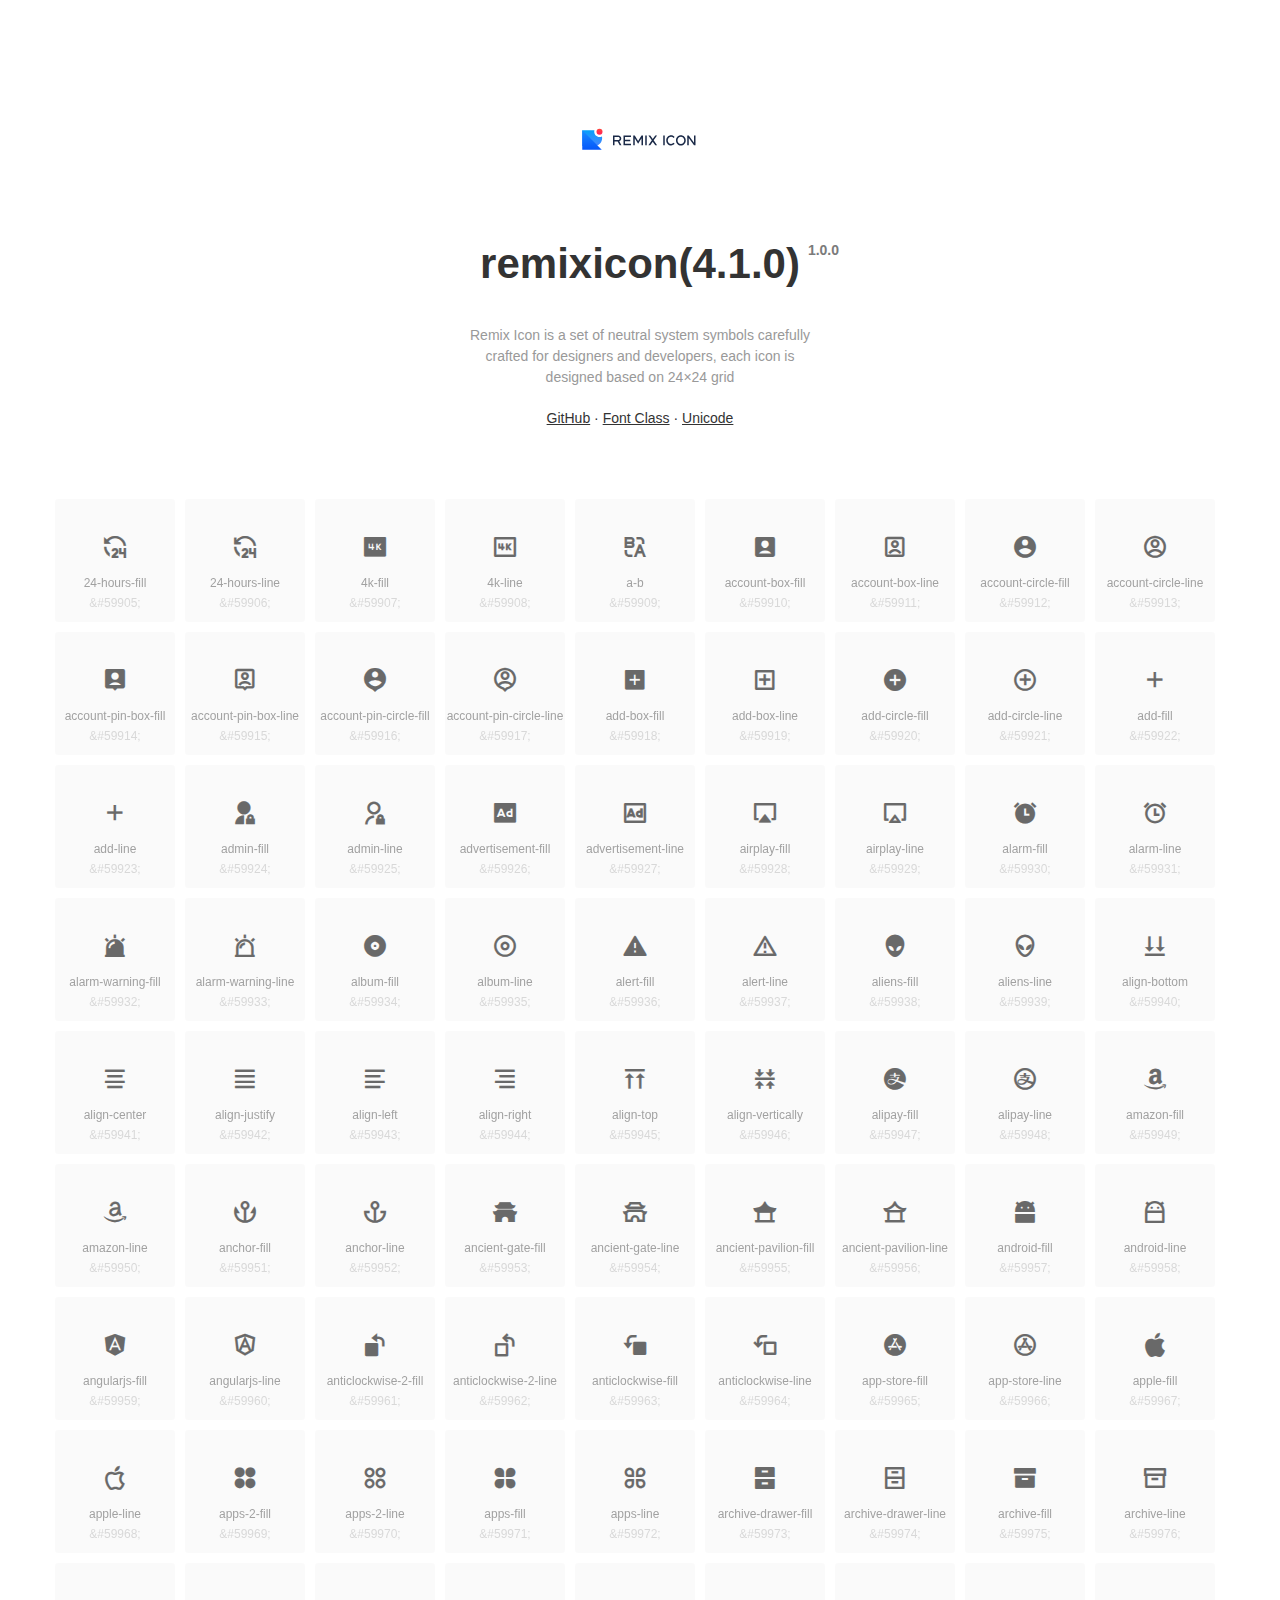
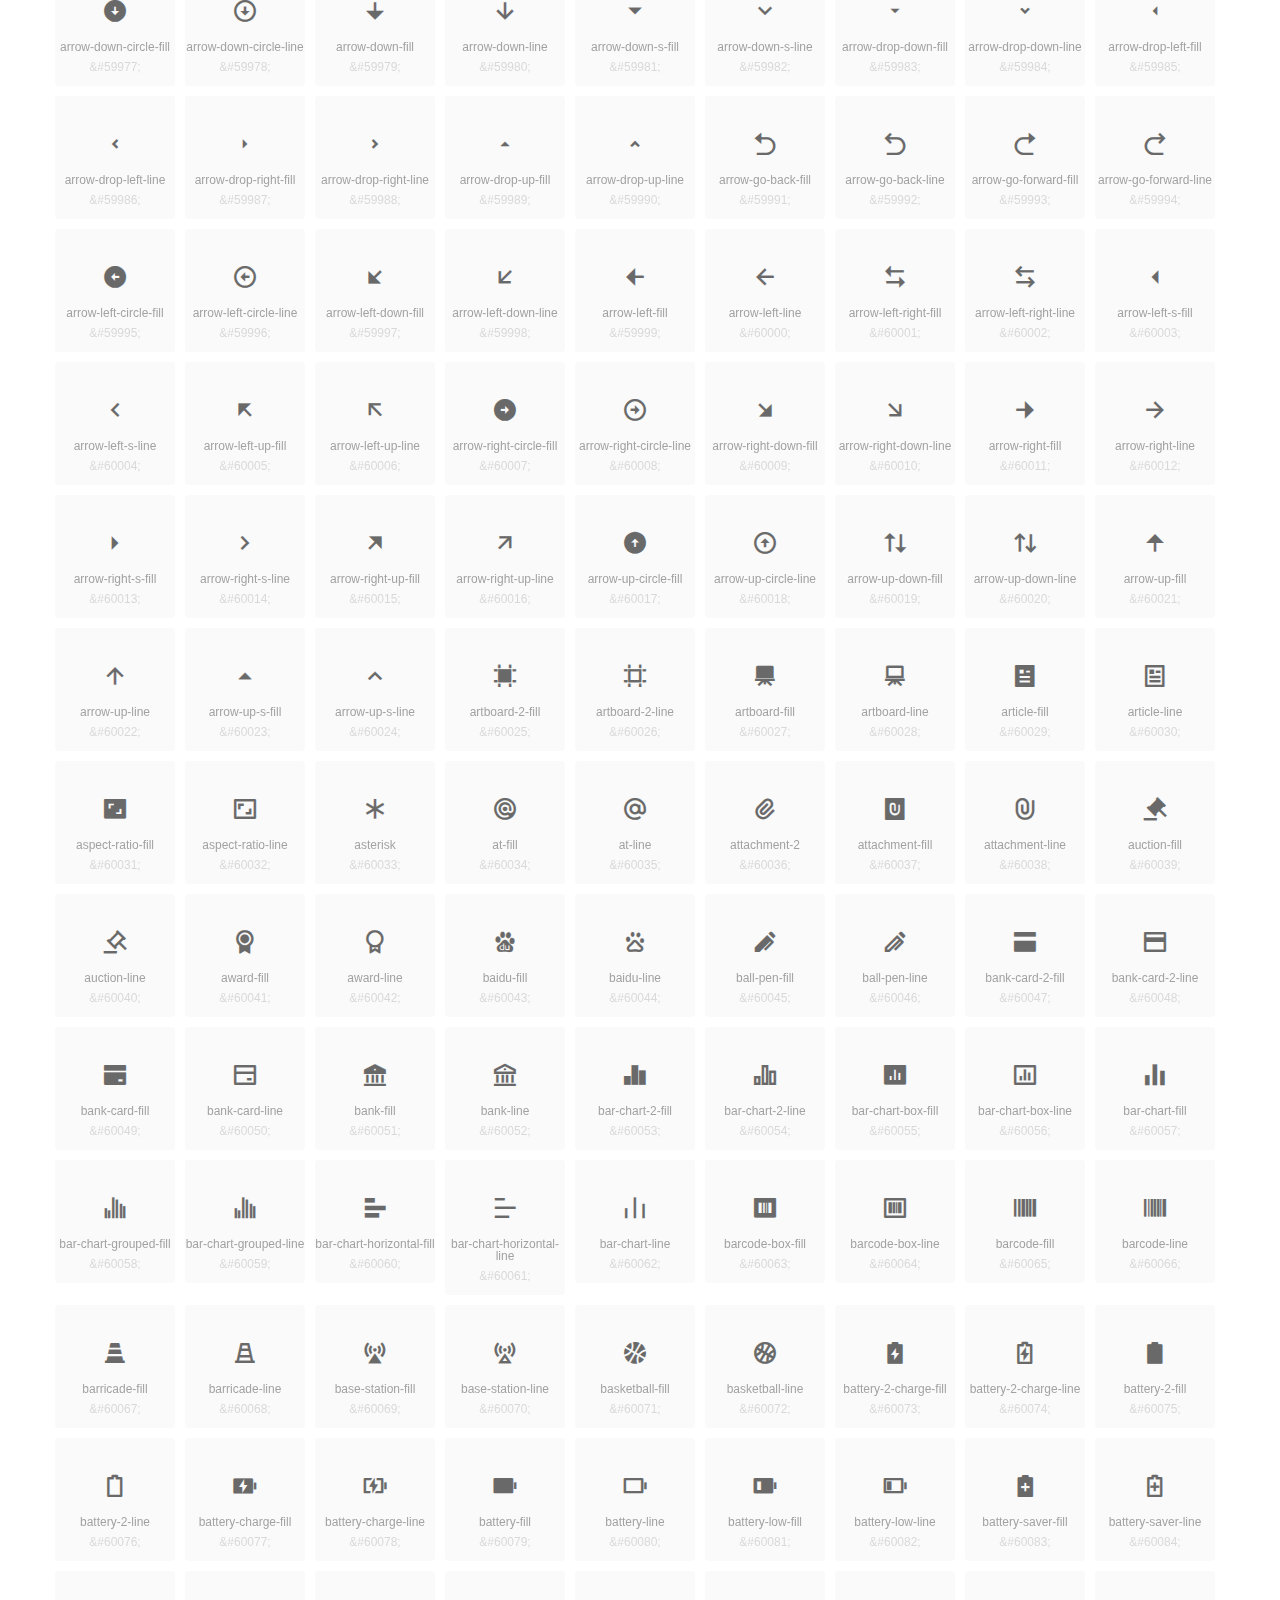
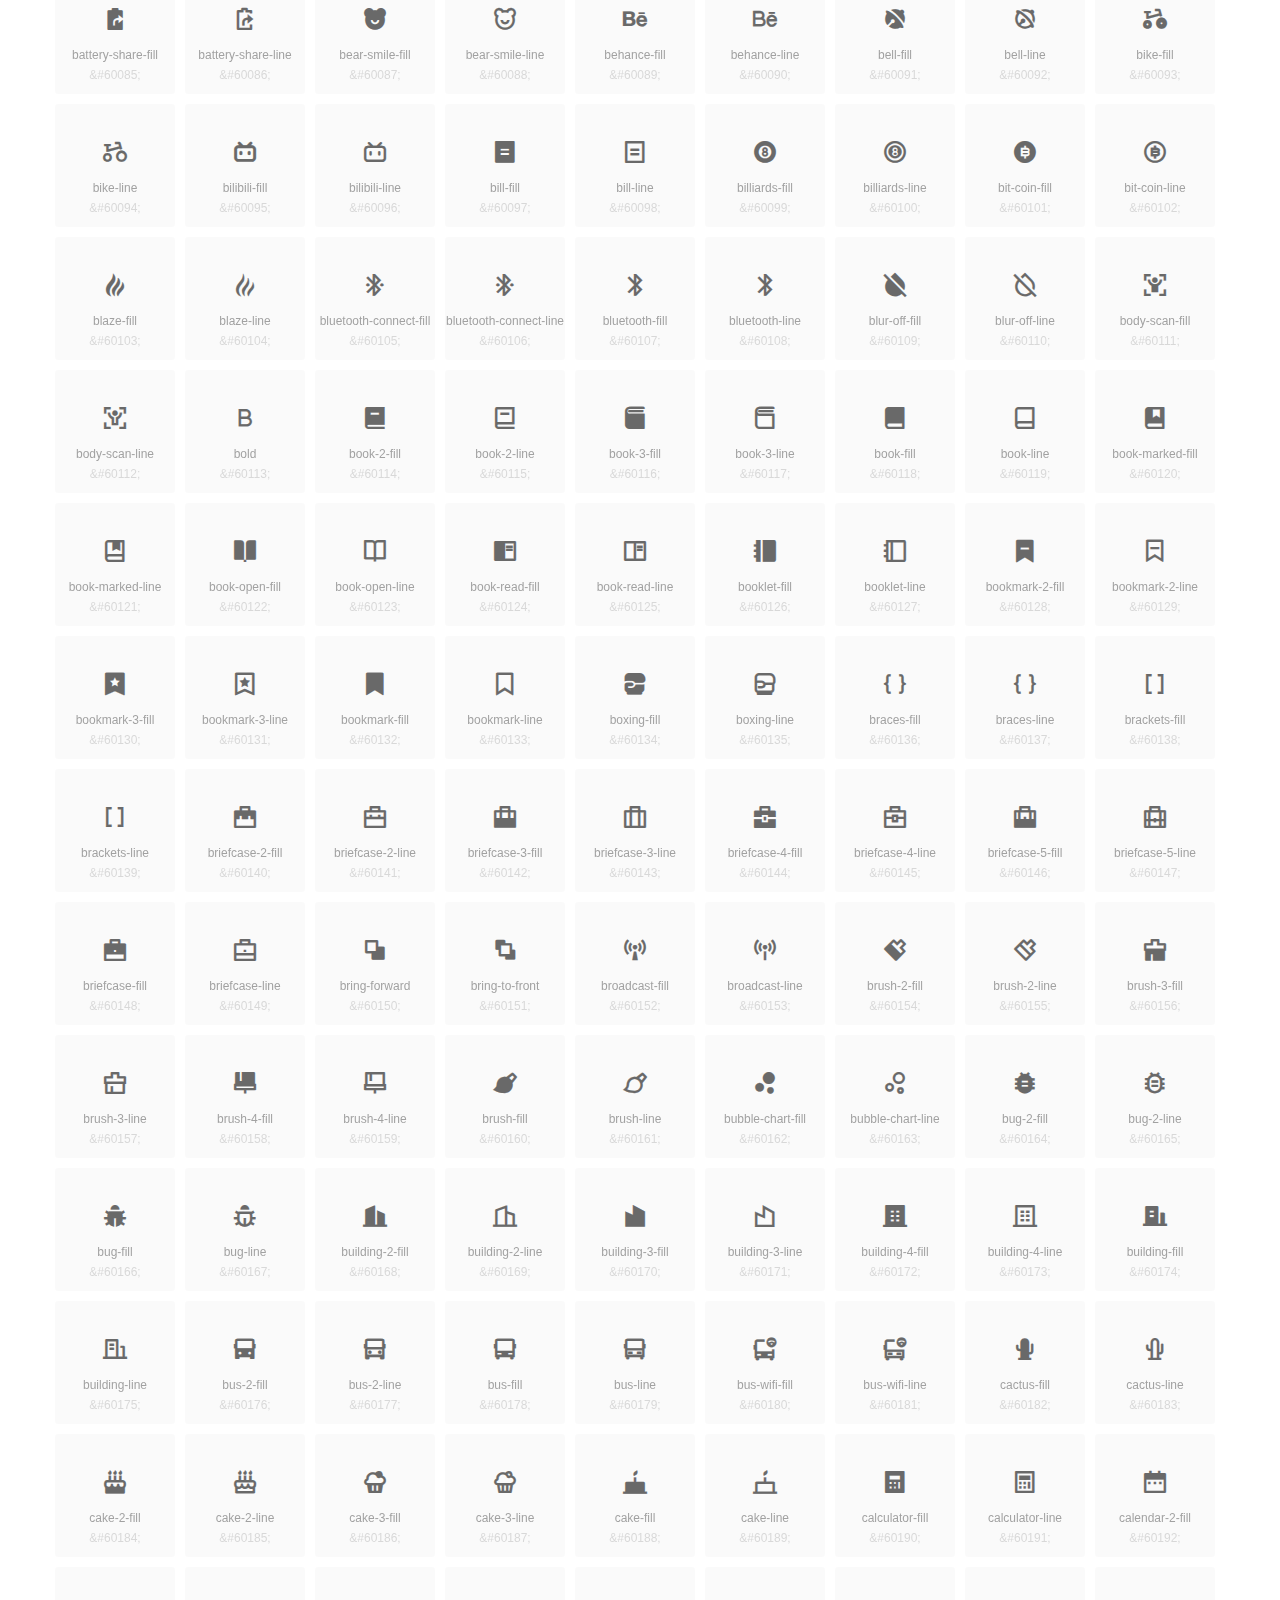
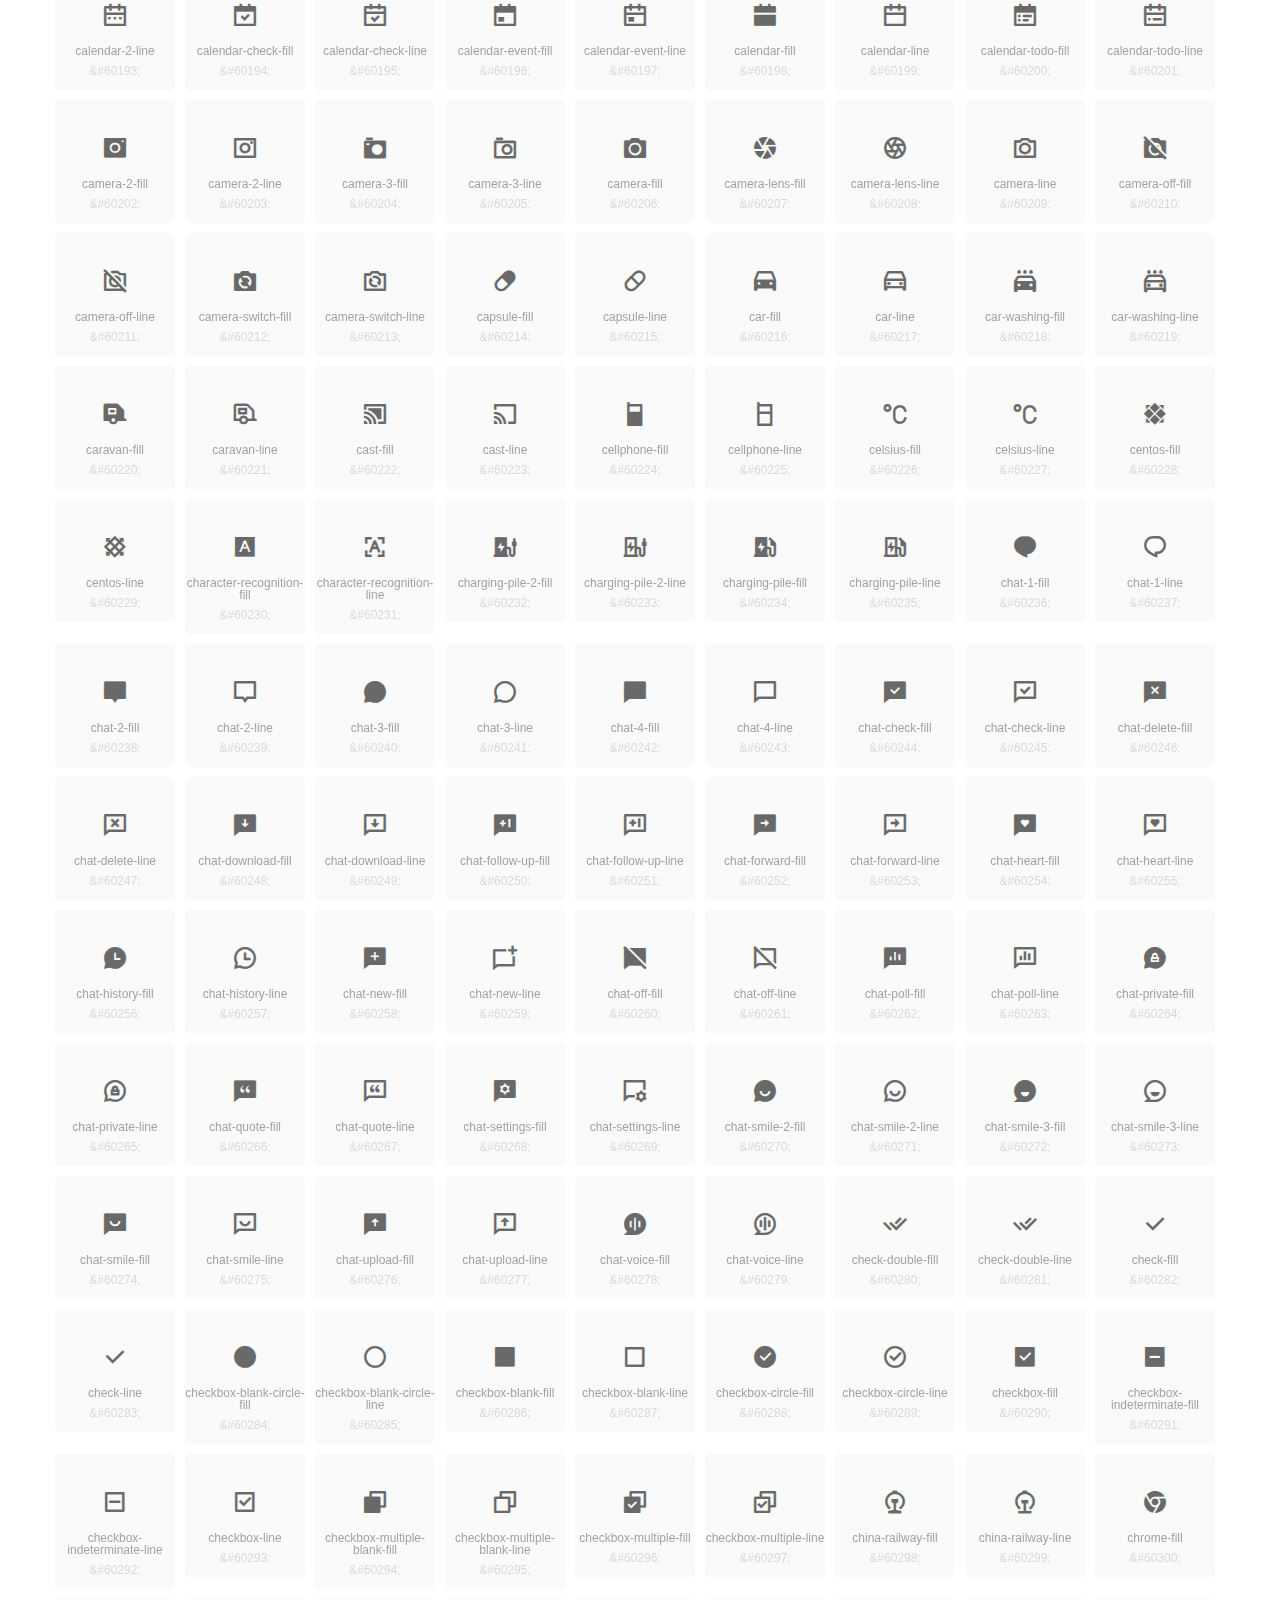
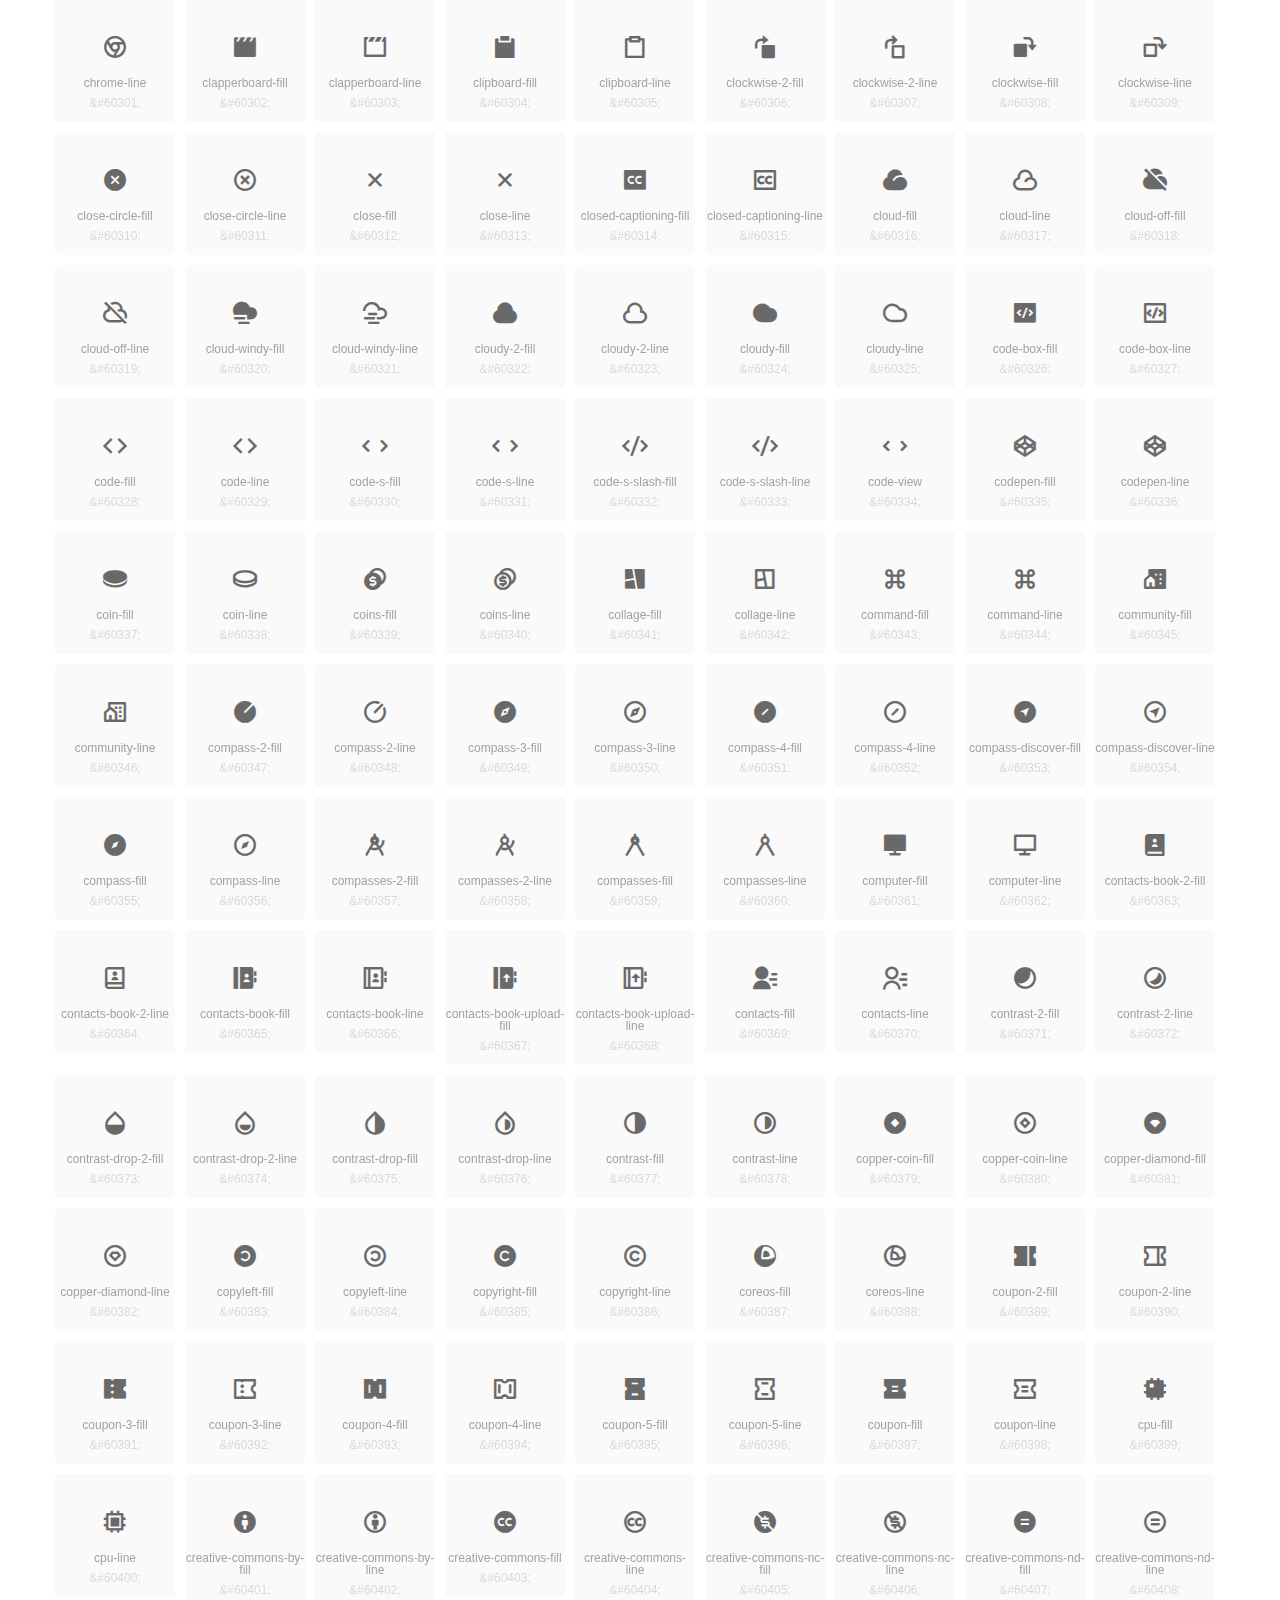
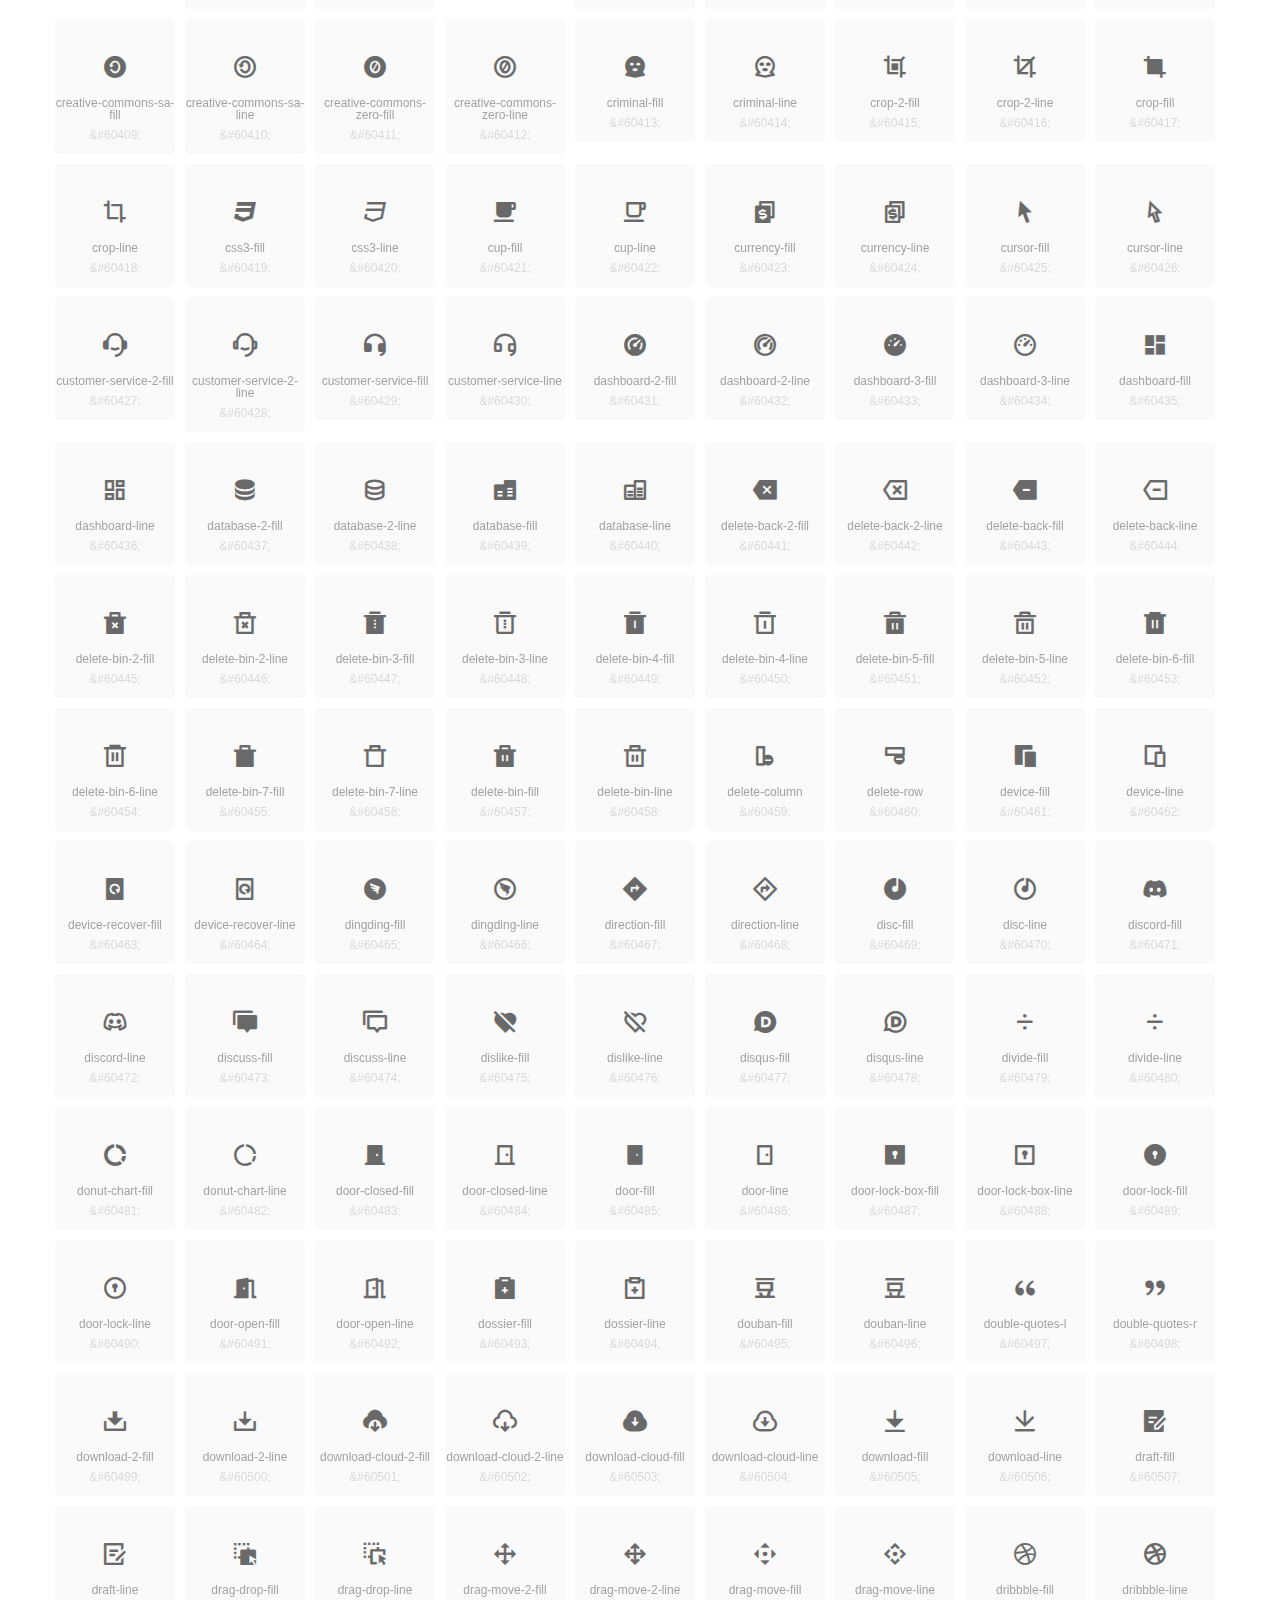
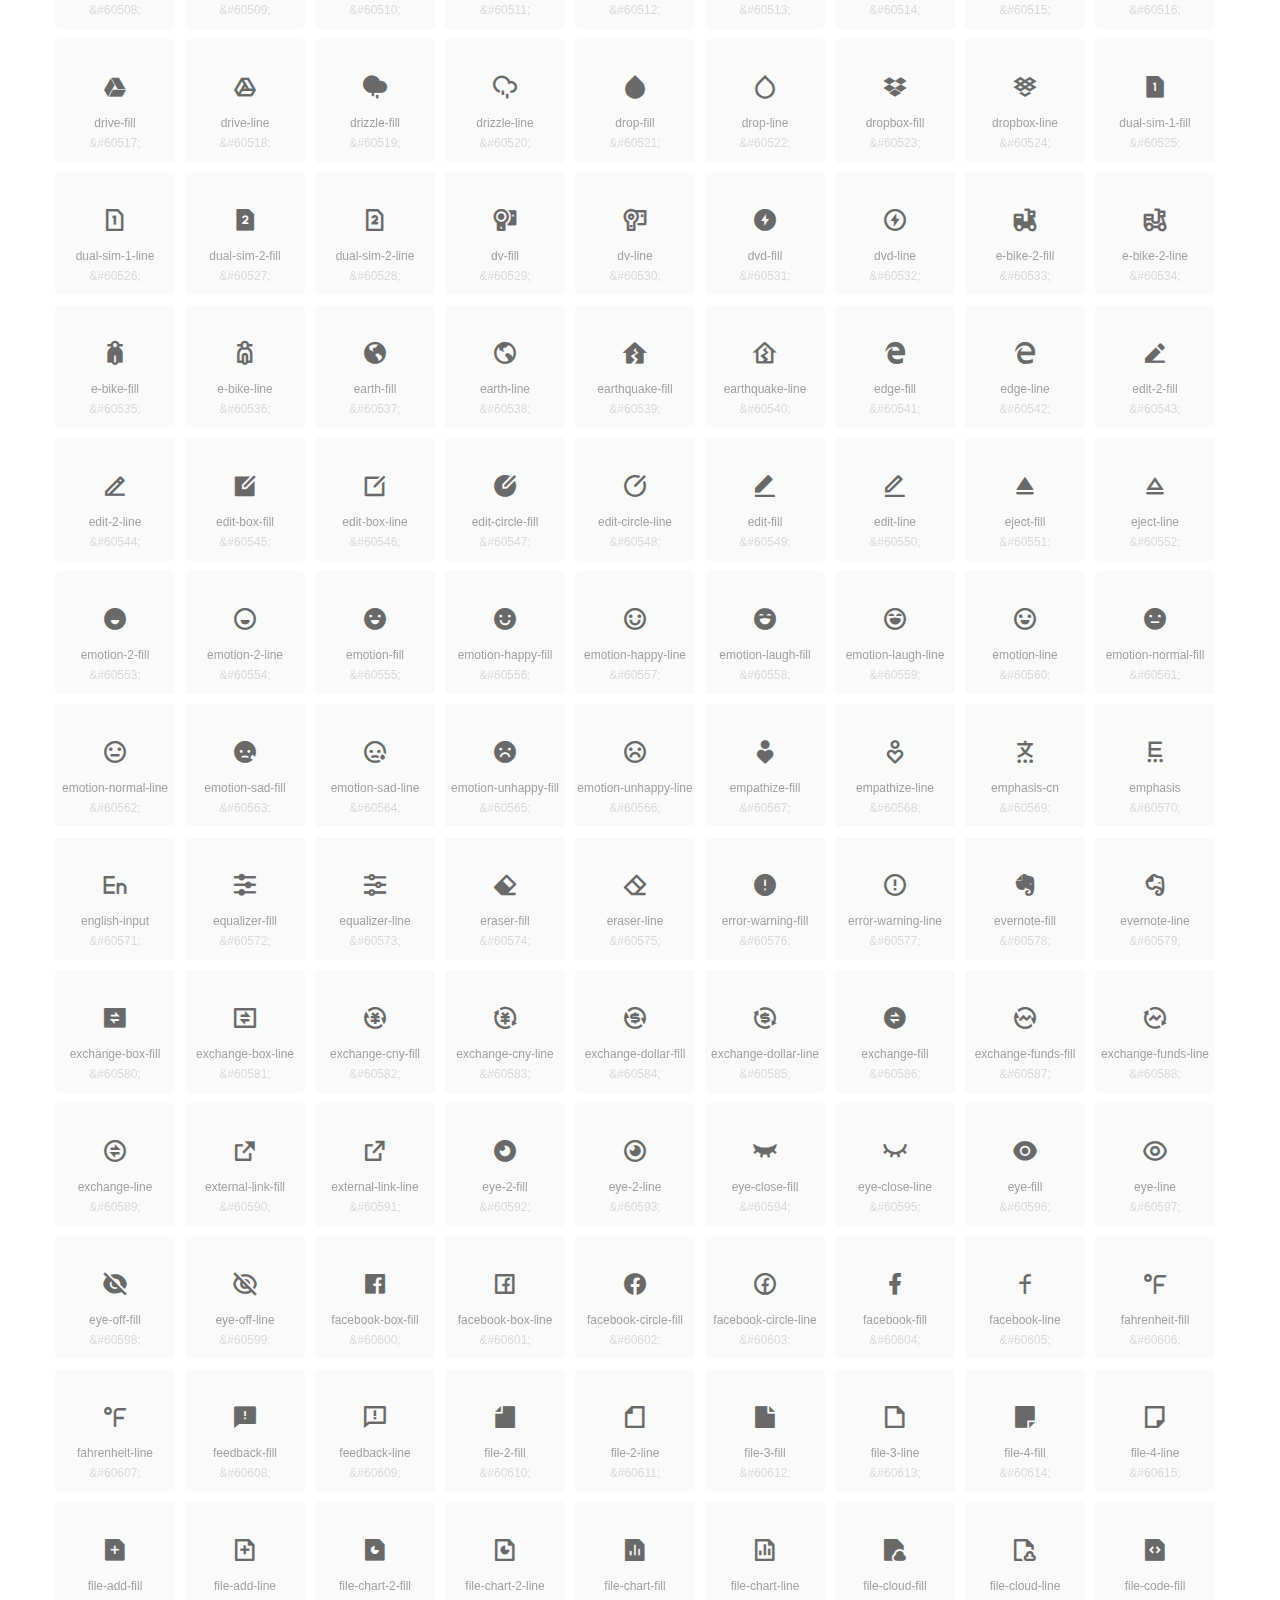
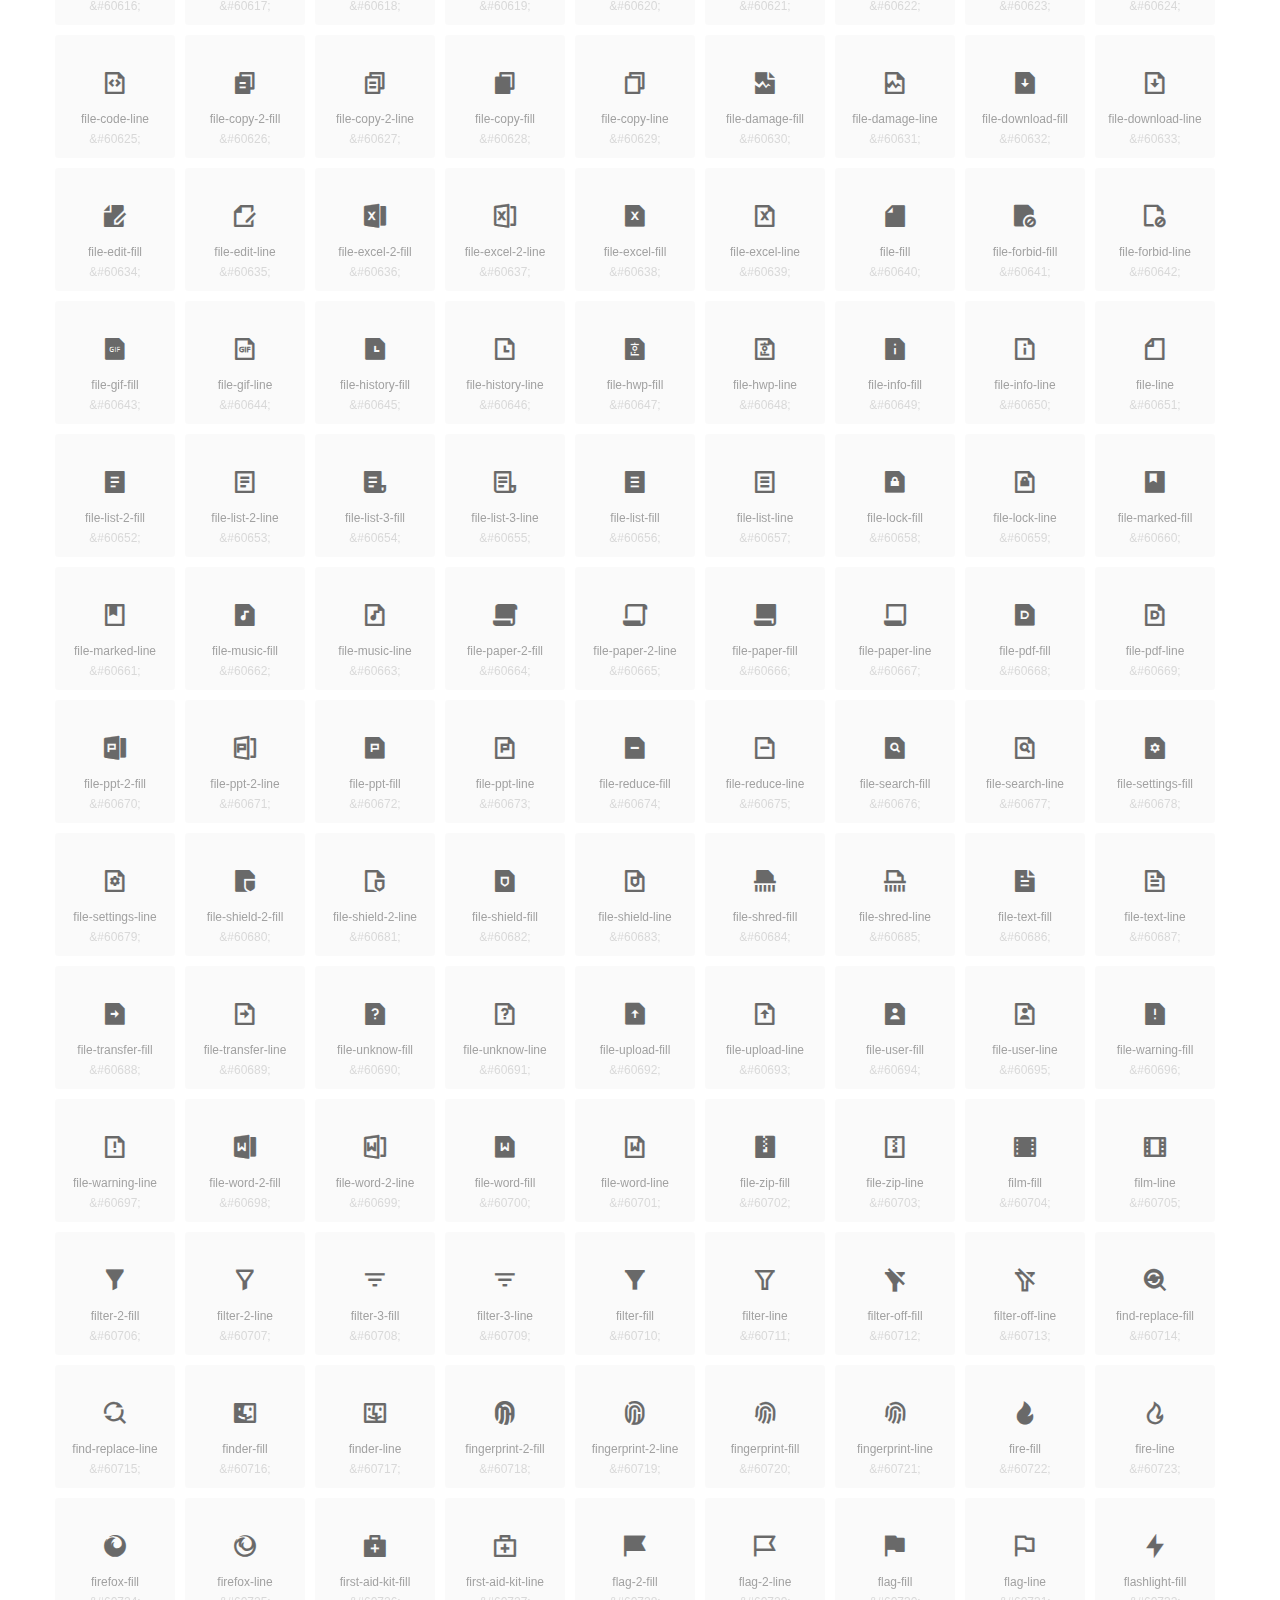
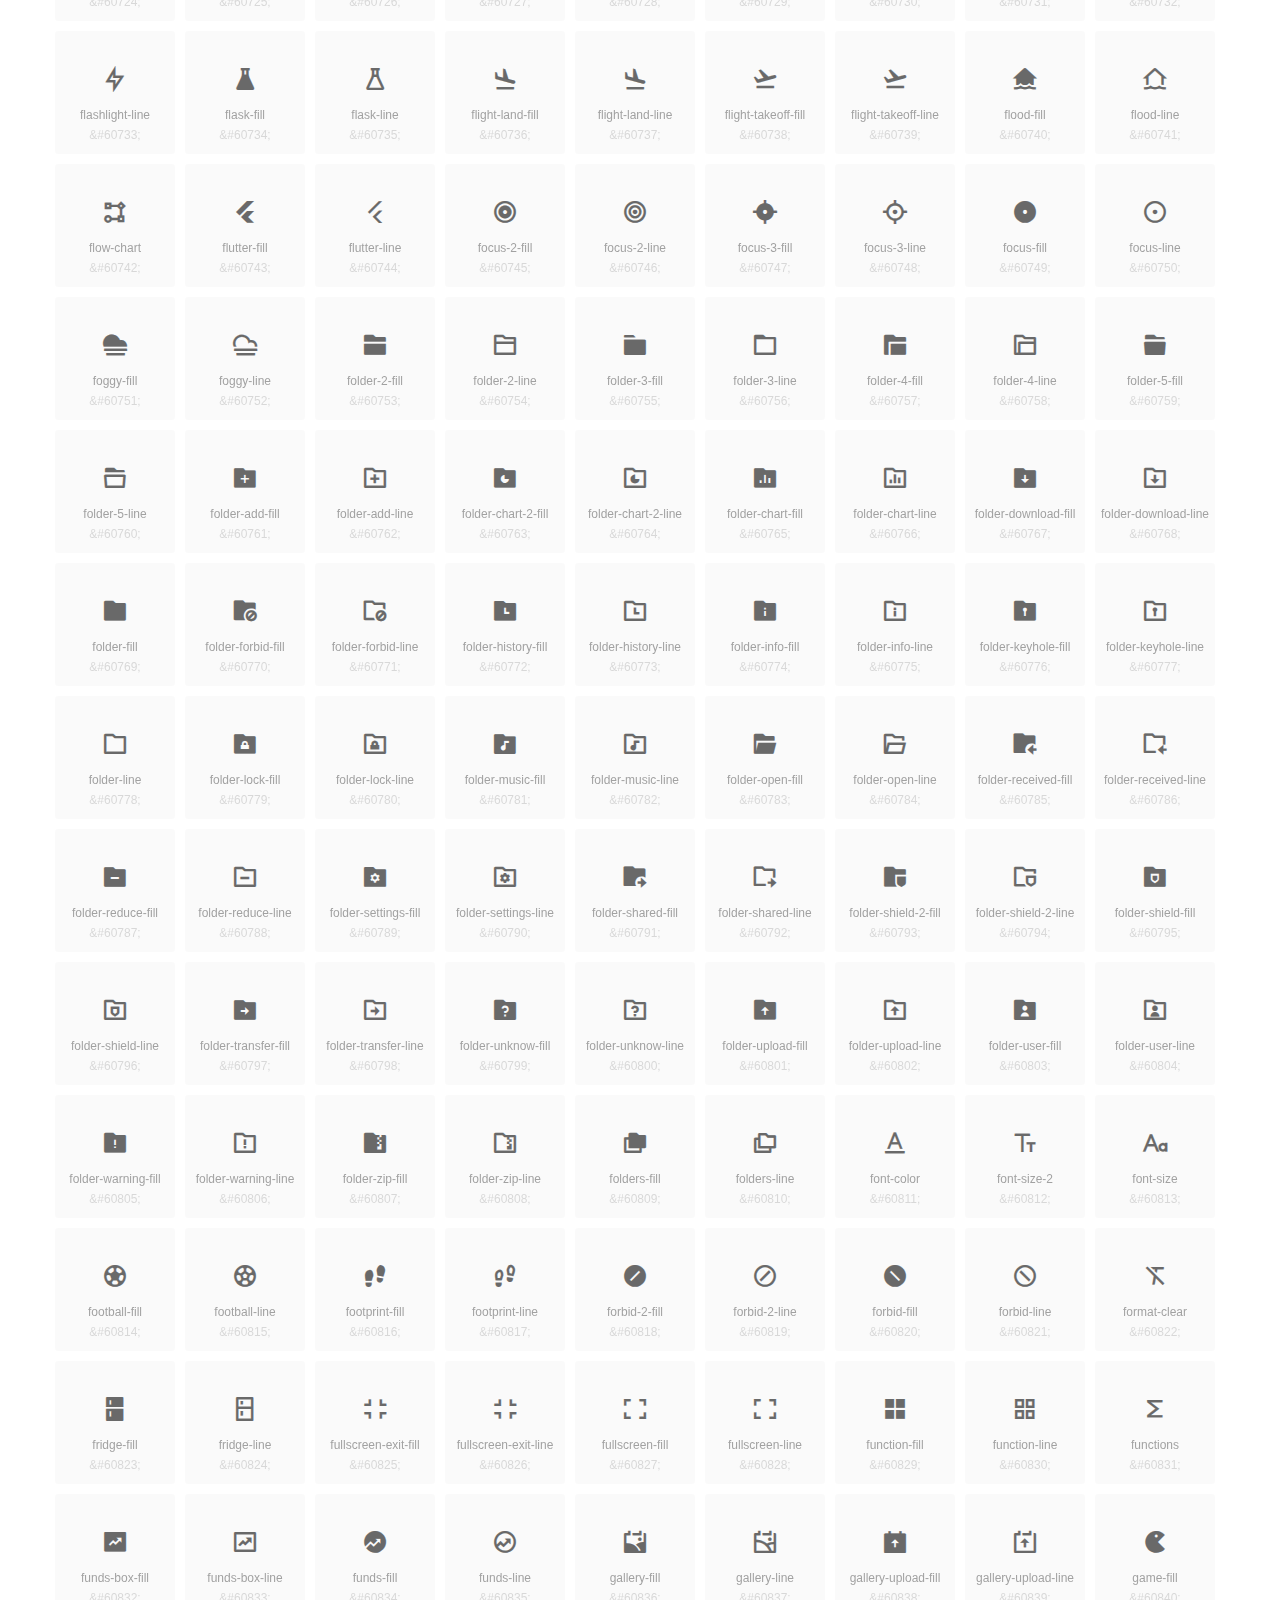
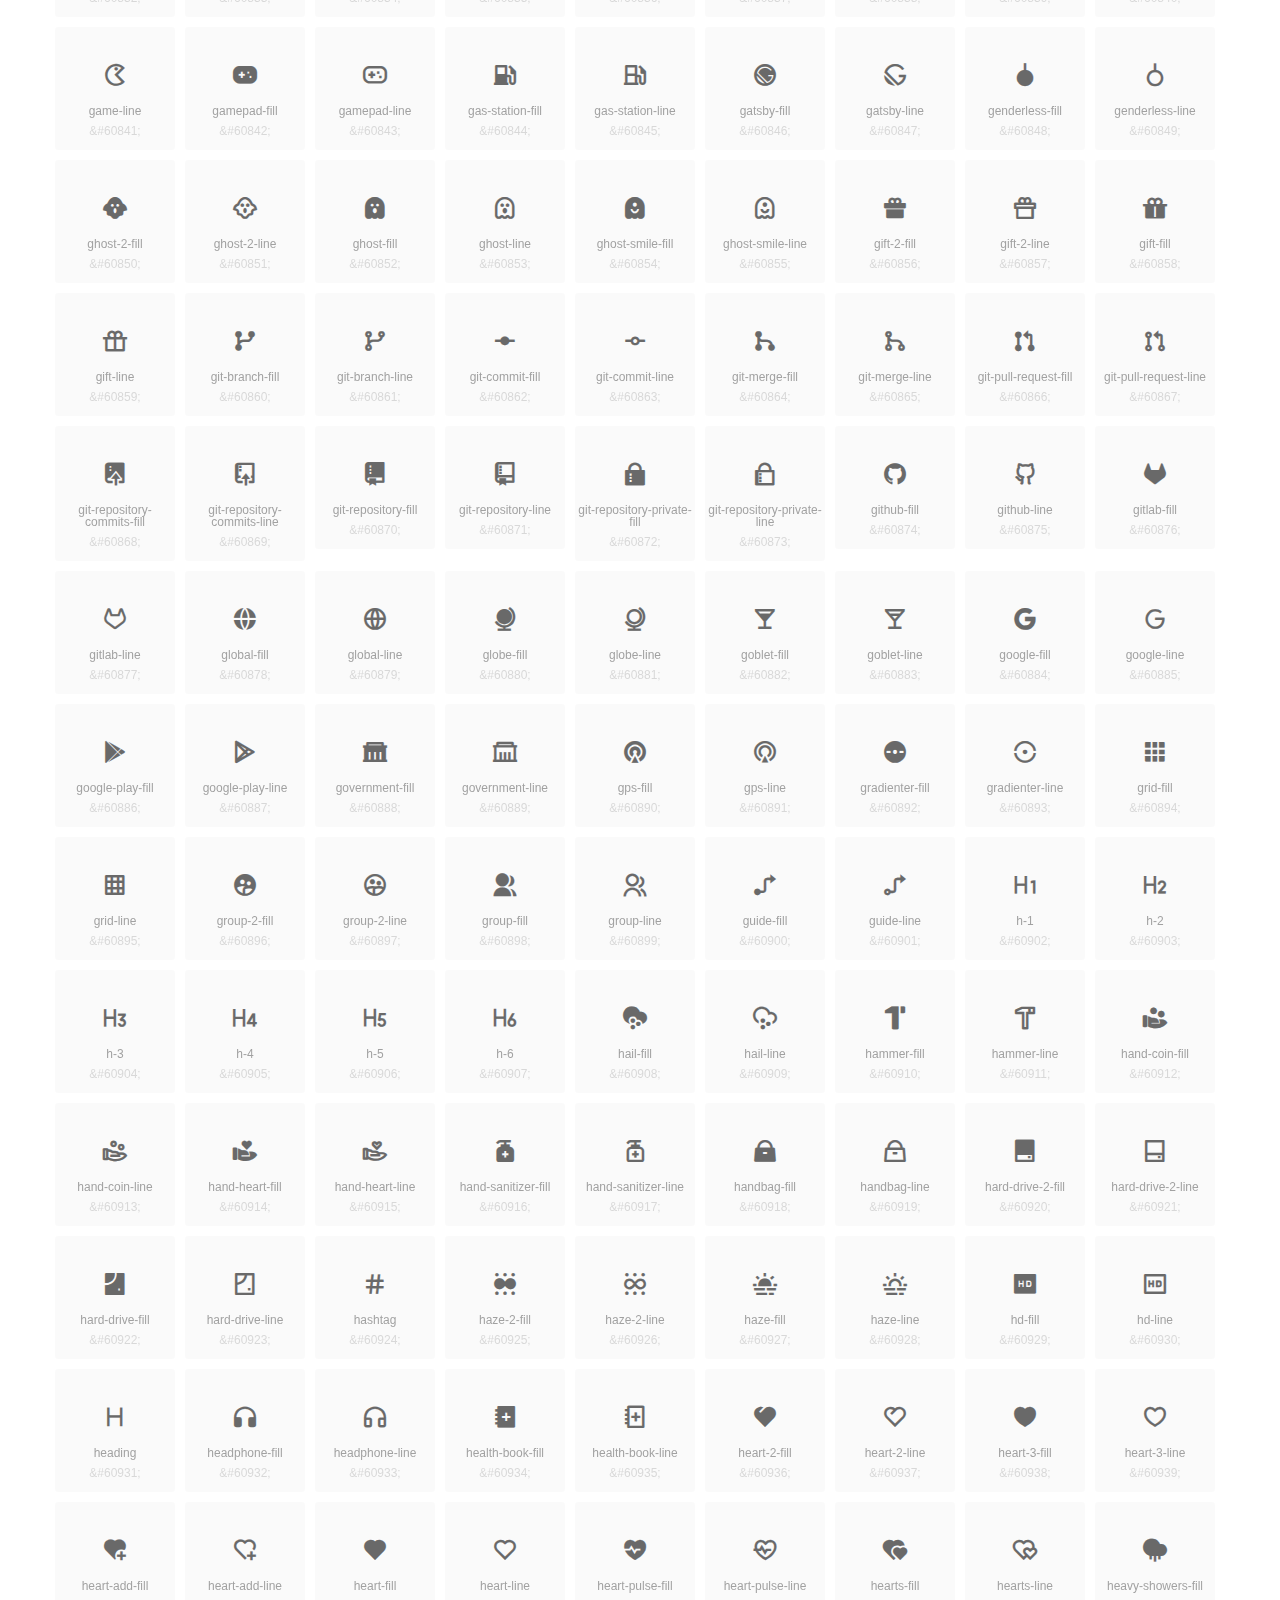
<file: remix/unicode.html>
<!DOCTYPE html>
<html lang="en">
<head>
  <meta charset="UTF-8">
  <title>remixicon(4.1.0)</title>
  <meta name="viewport" content="width=device-width,minimum-scale=1.0,maximum-scale=1.0,user-scalable=no">
   
  <meta name="description" content="Remix Icon is a set of neutral system symbols carefully crafted for designers and developers, each icon is designed based on 24×24 grid">
   
  <meta name="keywords" content="remixicon,TTF,EOT,WOFF,WOFF2,SVG">
  
  
  
  <style>
    *{margin: 0;padding: 0;list-style: none;}
    body { color: #696969; font: 12px/1.5 tahoma, arial, \5b8b\4f53, sans-serif; }
    a { color: #333; text-decoration: underline; }
    a:hover { color: rgb(9, 73, 209); }
    .header { color: #333; text-align: center; padding: 80px 0 60px 0; min-height: 153px; font-size: 14px; }
    .header .logo svg { height: 120px; width: 120px; }
    .header h1 { font-size: 42px; padding: 26px 0 10px 0; }
    .header sup {font-size: 14px; margin: 8px 0 0 8px; position: absolute; color: #7b7b7b; }
    .info {
      color: #999;
      font-weight: normal;
      max-width: 346px;
      margin: 0 auto;
      padding: 20px 0;
      font-size: 14px;
    }

    .icons { max-width: 1190px; margin: 0 auto; }
    .icons ul { text-align: center; }
    .icons ul li {
      vertical-align: top;
      width: 120px;
      display: inline-block;
      text-align: center;
      background-color: rgba(0,0,0,.02);
      border-radius: 3px;
      padding: 29px 0 10px 0;
      margin-right: 10px;
      margin-top: 10px;
      transition: all 0.6s ease;
    }
    .icons ul li:hover { background-color: rgba(0,0,0,.06); }
    .icons ul li:hover span { color: #3c75e4; opacity: 1; }
    .icons ul li .unicode { color: #8c8c8c; opacity: 0.3; }
    .icons ul li h4 {
      font-weight: normal;
      padding: 10px 0 5px 0;
      display: block;
      color: #8c8c8c;
      font-size: 14px;
      line-height: 12px;
      opacity: 0.8;
    }
    .icons ul li:hover h4 { opacity: 1; }
    .icons ul li svg { width: 24px; height: 24px; }
    .icons ul li:hover { color: #3c75e4; }
    .footer { text-align: center; padding: 10px 0 90px 0; }
    .footer a { text-align: center; padding: 10px 0 90px 0; color: #696969;}
    .footer a:hover { color: #0949d1; }
    .links { text-align: center; padding: 50px 0 0 0; font-size: 14px; }
    
    
    .icons ul .unicode-icon span { display: block; }
    .icons ul .unicode-icon h4 { font-size: 12px; }
    @font-face {
      font-family: "remixicon";
      src: url("remixicon.eot");
      /* IE9*/
      src: url("remixicon.eot#iefix") format("embedded-opentype"),
      /* IE6-IE8 */
      url("remixicon.woff2?1705244689829") format("woff2"),
      url("remixicon.woff?1705244689829") format("woff"),
      /* chrome, firefox */
      url("remixicon.ttf?1705244689829") format("truetype"),
      /* chrome, firefox, opera, Safari, Android, iOS 4.2+*/
      url("remixicon.svg#remixicon?1705244689829") format("svg");
      /* iOS 4.1- */
    }
    .iconfont {
      font-family: "remixicon" !important;
      font-size: 26px;
      font-style: normal;
      -webkit-font-smoothing: antialiased;
      -webkit-text-stroke-width: 0.2px;
      -moz-osx-font-smoothing: grayscale;
    }
    
    
  </style>
  
</head>

<body>
  
  <div class="header">
    
    <div class="logo">
      <a href="./"><svg width="160" height="32" viewBox="0 0 160 32" fill="none" xmlns="http://www.w3.org/2000/svg">
<path d="M121.5 9.80005C123.33 9.80005 124.984 10.5797 126.165 11.8344L124.75 13.2496C123.929 12.3549 122.773 11.8 121.5 11.8C119.029 11.8 117 13.891 117 16.5C117 19.1091 119.029 21.2 121.5 21.2C122.773 21.2 123.929 20.6452 124.75 19.7505L126.165 21.1657C124.984 22.4204 123.33 23.2 121.5 23.2C117.91 23.2 115 20.2004 115 16.5C115 12.7997 117.91 9.80005 121.5 9.80005Z" fill="#1A2947"/>
<path d="M113 10V23H111V10H113Z" fill="#1A2947"/>
<path d="M154 23V9.99988H152L152 19.6019L144.997 9.99988L143 10.0039V23H145L145 13.3969L152 23H154Z" fill="#1A2947"/>
<path d="M68 10V12H60V15.5H67V17.5H60V21H68V23H58V10H68Z" fill="#1A2947"/>
<path d="M82 10L77.4999 17.201L73 10H71V23H73V13.775L77.4999 20.975L82 13.773V23H84V10H82Z" fill="#1A2947"/>
<path d="M89 10V23H87V10H89Z" fill="#1A2947"/>
<path d="M96.9999 14.7565L93.6689 9.99951H91.2279L95.7789 16.4995L91.2289 22.9995H93.6689L96.9999 18.2435L100.33 22.9995H102.772L98.2209 16.4995L102.773 9.99951H100.33L96.9999 14.7565Z" fill="#1A2947"/>
<path fill-rule="evenodd" clip-rule="evenodd" d="M141 16.5C141 12.7997 138.09 9.80005 134.5 9.80005C130.91 9.80005 128 12.7997 128 16.5C128 20.2004 130.91 23.2 134.5 23.2C138.09 23.2 141 20.2004 141 16.5ZM130 16.5C130 13.891 132.029 11.8 134.5 11.8C136.971 11.8 139 13.891 139 16.5C139 19.1091 136.971 21.2 134.5 21.2C132.029 21.2 130 19.1091 130 16.5Z" fill="#1A2947"/>
<path fill-rule="evenodd" clip-rule="evenodd" d="M51 10C53.2091 10 55 11.7909 55 14C55 15.7175 53.9176 17.1821 52.3977 17.749L55.1901 22.999H52.9251L50.267 18H46V23H44V10H51ZM46 11.999V15.999L51 16C52.1046 16 53 15.1046 53 14C53 12.8955 52.1 12 51 12L46 11.999Z" fill="#1A2947"/>
<path fill-rule="evenodd" clip-rule="evenodd" d="M19.2887 3.00389C19.1928 3.0013 19.0965 3 19 3H3V24H19C24.799 24 29.5 19.299 29.5 13.5C29.5 12.7108 29.4129 11.942 29.2479 11.2025C28.2772 11.7119 27.1722 12 26 12C22.134 12 19 8.86599 19 5C19 4.30645 19.1009 3.63646 19.2887 3.00389Z" fill="url(#paint0_linear_960_1054)"/>
<g filter="url(#filter0_b_960_1054)">
<path fill-rule="evenodd" clip-rule="evenodd" d="M3 3L29 29H3V3Z" fill="url(#paint1_linear_960_1054)"/>
</g>
<circle cx="26" cy="5" r="4" fill="url(#paint2_linear_960_1054)"/>
<defs>
<filter id="filter0_b_960_1054" x="-2.43656" y="-2.43656" width="36.8731" height="36.8731" filterUnits="userSpaceOnUse" color-interpolation-filters="sRGB">
<feFlood flood-opacity="0" result="BackgroundImageFix"/>
<feGaussianBlur in="BackgroundImage" stdDeviation="2.71828"/>
<feComposite in2="SourceAlpha" operator="in" result="effect1_backgroundBlur_960_1054"/>
<feBlend mode="normal" in="SourceGraphic" in2="effect1_backgroundBlur_960_1054" result="shape"/>
</filter>
<linearGradient id="paint0_linear_960_1054" x1="3" y1="3" x2="3" y2="24" gradientUnits="userSpaceOnUse">
<stop stop-color="#05A0FA"/>
<stop offset="1" stop-color="#4785FF"/>
</linearGradient>
<linearGradient id="paint1_linear_960_1054" x1="3" y1="3" x2="3" y2="29" gradientUnits="userSpaceOnUse">
<stop stop-color="#1A8CFF"/>
<stop offset="1" stop-color="#0557FA"/>
</linearGradient>
<linearGradient id="paint2_linear_960_1054" x1="22" y1="1" x2="22" y2="9" gradientUnits="userSpaceOnUse">
<stop stop-color="#FF463A"/>
<stop offset="1" stop-color="#FF1F5A"/>
</linearGradient>
</defs>
</svg>
</a>
    </div>
    
    <h1>remixicon(4.1.0)<sup>1.0.0</sup></h1>
    <div class="info">
      Remix Icon is a set of neutral system symbols carefully crafted for designers and developers, each icon is designed based on 24×24 grid
    </div>
    <p>
      
      <a href="https://github.com/Remix-Design/remixicon.git">GitHub</a> · 
      
      <a href="index.html">Font Class</a> · 
      
      <a href="unicode.html">Unicode</a>
      
    </p>
  </div>
  <div class="icons">
    <ul>
      <li class="unicode-icon"><span class="iconfont"></span><h4>24-hours-fill</h4><span class="unicode">&amp;#59905;</span></li><li class="unicode-icon"><span class="iconfont"></span><h4>24-hours-line</h4><span class="unicode">&amp;#59906;</span></li><li class="unicode-icon"><span class="iconfont"></span><h4>4k-fill</h4><span class="unicode">&amp;#59907;</span></li><li class="unicode-icon"><span class="iconfont"></span><h4>4k-line</h4><span class="unicode">&amp;#59908;</span></li><li class="unicode-icon"><span class="iconfont"></span><h4>a-b</h4><span class="unicode">&amp;#59909;</span></li><li class="unicode-icon"><span class="iconfont"></span><h4>account-box-fill</h4><span class="unicode">&amp;#59910;</span></li><li class="unicode-icon"><span class="iconfont"></span><h4>account-box-line</h4><span class="unicode">&amp;#59911;</span></li><li class="unicode-icon"><span class="iconfont"></span><h4>account-circle-fill</h4><span class="unicode">&amp;#59912;</span></li><li class="unicode-icon"><span class="iconfont"></span><h4>account-circle-line</h4><span class="unicode">&amp;#59913;</span></li><li class="unicode-icon"><span class="iconfont"></span><h4>account-pin-box-fill</h4><span class="unicode">&amp;#59914;</span></li><li class="unicode-icon"><span class="iconfont"></span><h4>account-pin-box-line</h4><span class="unicode">&amp;#59915;</span></li><li class="unicode-icon"><span class="iconfont"></span><h4>account-pin-circle-fill</h4><span class="unicode">&amp;#59916;</span></li><li class="unicode-icon"><span class="iconfont"></span><h4>account-pin-circle-line</h4><span class="unicode">&amp;#59917;</span></li><li class="unicode-icon"><span class="iconfont"></span><h4>add-box-fill</h4><span class="unicode">&amp;#59918;</span></li><li class="unicode-icon"><span class="iconfont"></span><h4>add-box-line</h4><span class="unicode">&amp;#59919;</span></li><li class="unicode-icon"><span class="iconfont"></span><h4>add-circle-fill</h4><span class="unicode">&amp;#59920;</span></li><li class="unicode-icon"><span class="iconfont"></span><h4>add-circle-line</h4><span class="unicode">&amp;#59921;</span></li><li class="unicode-icon"><span class="iconfont"></span><h4>add-fill</h4><span class="unicode">&amp;#59922;</span></li><li class="unicode-icon"><span class="iconfont"></span><h4>add-line</h4><span class="unicode">&amp;#59923;</span></li><li class="unicode-icon"><span class="iconfont"></span><h4>admin-fill</h4><span class="unicode">&amp;#59924;</span></li><li class="unicode-icon"><span class="iconfont"></span><h4>admin-line</h4><span class="unicode">&amp;#59925;</span></li><li class="unicode-icon"><span class="iconfont"></span><h4>advertisement-fill</h4><span class="unicode">&amp;#59926;</span></li><li class="unicode-icon"><span class="iconfont"></span><h4>advertisement-line</h4><span class="unicode">&amp;#59927;</span></li><li class="unicode-icon"><span class="iconfont"></span><h4>airplay-fill</h4><span class="unicode">&amp;#59928;</span></li><li class="unicode-icon"><span class="iconfont"></span><h4>airplay-line</h4><span class="unicode">&amp;#59929;</span></li><li class="unicode-icon"><span class="iconfont"></span><h4>alarm-fill</h4><span class="unicode">&amp;#59930;</span></li><li class="unicode-icon"><span class="iconfont"></span><h4>alarm-line</h4><span class="unicode">&amp;#59931;</span></li><li class="unicode-icon"><span class="iconfont"></span><h4>alarm-warning-fill</h4><span class="unicode">&amp;#59932;</span></li><li class="unicode-icon"><span class="iconfont"></span><h4>alarm-warning-line</h4><span class="unicode">&amp;#59933;</span></li><li class="unicode-icon"><span class="iconfont"></span><h4>album-fill</h4><span class="unicode">&amp;#59934;</span></li><li class="unicode-icon"><span class="iconfont"></span><h4>album-line</h4><span class="unicode">&amp;#59935;</span></li><li class="unicode-icon"><span class="iconfont"></span><h4>alert-fill</h4><span class="unicode">&amp;#59936;</span></li><li class="unicode-icon"><span class="iconfont"></span><h4>alert-line</h4><span class="unicode">&amp;#59937;</span></li><li class="unicode-icon"><span class="iconfont"></span><h4>aliens-fill</h4><span class="unicode">&amp;#59938;</span></li><li class="unicode-icon"><span class="iconfont"></span><h4>aliens-line</h4><span class="unicode">&amp;#59939;</span></li><li class="unicode-icon"><span class="iconfont"></span><h4>align-bottom</h4><span class="unicode">&amp;#59940;</span></li><li class="unicode-icon"><span class="iconfont"></span><h4>align-center</h4><span class="unicode">&amp;#59941;</span></li><li class="unicode-icon"><span class="iconfont"></span><h4>align-justify</h4><span class="unicode">&amp;#59942;</span></li><li class="unicode-icon"><span class="iconfont"></span><h4>align-left</h4><span class="unicode">&amp;#59943;</span></li><li class="unicode-icon"><span class="iconfont"></span><h4>align-right</h4><span class="unicode">&amp;#59944;</span></li><li class="unicode-icon"><span class="iconfont"></span><h4>align-top</h4><span class="unicode">&amp;#59945;</span></li><li class="unicode-icon"><span class="iconfont"></span><h4>align-vertically</h4><span class="unicode">&amp;#59946;</span></li><li class="unicode-icon"><span class="iconfont"></span><h4>alipay-fill</h4><span class="unicode">&amp;#59947;</span></li><li class="unicode-icon"><span class="iconfont"></span><h4>alipay-line</h4><span class="unicode">&amp;#59948;</span></li><li class="unicode-icon"><span class="iconfont"></span><h4>amazon-fill</h4><span class="unicode">&amp;#59949;</span></li><li class="unicode-icon"><span class="iconfont"></span><h4>amazon-line</h4><span class="unicode">&amp;#59950;</span></li><li class="unicode-icon"><span class="iconfont"></span><h4>anchor-fill</h4><span class="unicode">&amp;#59951;</span></li><li class="unicode-icon"><span class="iconfont"></span><h4>anchor-line</h4><span class="unicode">&amp;#59952;</span></li><li class="unicode-icon"><span class="iconfont"></span><h4>ancient-gate-fill</h4><span class="unicode">&amp;#59953;</span></li><li class="unicode-icon"><span class="iconfont"></span><h4>ancient-gate-line</h4><span class="unicode">&amp;#59954;</span></li><li class="unicode-icon"><span class="iconfont"></span><h4>ancient-pavilion-fill</h4><span class="unicode">&amp;#59955;</span></li><li class="unicode-icon"><span class="iconfont"></span><h4>ancient-pavilion-line</h4><span class="unicode">&amp;#59956;</span></li><li class="unicode-icon"><span class="iconfont"></span><h4>android-fill</h4><span class="unicode">&amp;#59957;</span></li><li class="unicode-icon"><span class="iconfont"></span><h4>android-line</h4><span class="unicode">&amp;#59958;</span></li><li class="unicode-icon"><span class="iconfont"></span><h4>angularjs-fill</h4><span class="unicode">&amp;#59959;</span></li><li class="unicode-icon"><span class="iconfont"></span><h4>angularjs-line</h4><span class="unicode">&amp;#59960;</span></li><li class="unicode-icon"><span class="iconfont"></span><h4>anticlockwise-2-fill</h4><span class="unicode">&amp;#59961;</span></li><li class="unicode-icon"><span class="iconfont"></span><h4>anticlockwise-2-line</h4><span class="unicode">&amp;#59962;</span></li><li class="unicode-icon"><span class="iconfont"></span><h4>anticlockwise-fill</h4><span class="unicode">&amp;#59963;</span></li><li class="unicode-icon"><span class="iconfont"></span><h4>anticlockwise-line</h4><span class="unicode">&amp;#59964;</span></li><li class="unicode-icon"><span class="iconfont"></span><h4>app-store-fill</h4><span class="unicode">&amp;#59965;</span></li><li class="unicode-icon"><span class="iconfont"></span><h4>app-store-line</h4><span class="unicode">&amp;#59966;</span></li><li class="unicode-icon"><span class="iconfont"></span><h4>apple-fill</h4><span class="unicode">&amp;#59967;</span></li><li class="unicode-icon"><span class="iconfont"></span><h4>apple-line</h4><span class="unicode">&amp;#59968;</span></li><li class="unicode-icon"><span class="iconfont"></span><h4>apps-2-fill</h4><span class="unicode">&amp;#59969;</span></li><li class="unicode-icon"><span class="iconfont"></span><h4>apps-2-line</h4><span class="unicode">&amp;#59970;</span></li><li class="unicode-icon"><span class="iconfont"></span><h4>apps-fill</h4><span class="unicode">&amp;#59971;</span></li><li class="unicode-icon"><span class="iconfont"></span><h4>apps-line</h4><span class="unicode">&amp;#59972;</span></li><li class="unicode-icon"><span class="iconfont"></span><h4>archive-drawer-fill</h4><span class="unicode">&amp;#59973;</span></li><li class="unicode-icon"><span class="iconfont"></span><h4>archive-drawer-line</h4><span class="unicode">&amp;#59974;</span></li><li class="unicode-icon"><span class="iconfont"></span><h4>archive-fill</h4><span class="unicode">&amp;#59975;</span></li><li class="unicode-icon"><span class="iconfont"></span><h4>archive-line</h4><span class="unicode">&amp;#59976;</span></li><li class="unicode-icon"><span class="iconfont"></span><h4>arrow-down-circle-fill</h4><span class="unicode">&amp;#59977;</span></li><li class="unicode-icon"><span class="iconfont"></span><h4>arrow-down-circle-line</h4><span class="unicode">&amp;#59978;</span></li><li class="unicode-icon"><span class="iconfont"></span><h4>arrow-down-fill</h4><span class="unicode">&amp;#59979;</span></li><li class="unicode-icon"><span class="iconfont"></span><h4>arrow-down-line</h4><span class="unicode">&amp;#59980;</span></li><li class="unicode-icon"><span class="iconfont"></span><h4>arrow-down-s-fill</h4><span class="unicode">&amp;#59981;</span></li><li class="unicode-icon"><span class="iconfont"></span><h4>arrow-down-s-line</h4><span class="unicode">&amp;#59982;</span></li><li class="unicode-icon"><span class="iconfont"></span><h4>arrow-drop-down-fill</h4><span class="unicode">&amp;#59983;</span></li><li class="unicode-icon"><span class="iconfont"></span><h4>arrow-drop-down-line</h4><span class="unicode">&amp;#59984;</span></li><li class="unicode-icon"><span class="iconfont"></span><h4>arrow-drop-left-fill</h4><span class="unicode">&amp;#59985;</span></li><li class="unicode-icon"><span class="iconfont"></span><h4>arrow-drop-left-line</h4><span class="unicode">&amp;#59986;</span></li><li class="unicode-icon"><span class="iconfont"></span><h4>arrow-drop-right-fill</h4><span class="unicode">&amp;#59987;</span></li><li class="unicode-icon"><span class="iconfont"></span><h4>arrow-drop-right-line</h4><span class="unicode">&amp;#59988;</span></li><li class="unicode-icon"><span class="iconfont"></span><h4>arrow-drop-up-fill</h4><span class="unicode">&amp;#59989;</span></li><li class="unicode-icon"><span class="iconfont"></span><h4>arrow-drop-up-line</h4><span class="unicode">&amp;#59990;</span></li><li class="unicode-icon"><span class="iconfont"></span><h4>arrow-go-back-fill</h4><span class="unicode">&amp;#59991;</span></li><li class="unicode-icon"><span class="iconfont"></span><h4>arrow-go-back-line</h4><span class="unicode">&amp;#59992;</span></li><li class="unicode-icon"><span class="iconfont"></span><h4>arrow-go-forward-fill</h4><span class="unicode">&amp;#59993;</span></li><li class="unicode-icon"><span class="iconfont"></span><h4>arrow-go-forward-line</h4><span class="unicode">&amp;#59994;</span></li><li class="unicode-icon"><span class="iconfont"></span><h4>arrow-left-circle-fill</h4><span class="unicode">&amp;#59995;</span></li><li class="unicode-icon"><span class="iconfont"></span><h4>arrow-left-circle-line</h4><span class="unicode">&amp;#59996;</span></li><li class="unicode-icon"><span class="iconfont"></span><h4>arrow-left-down-fill</h4><span class="unicode">&amp;#59997;</span></li><li class="unicode-icon"><span class="iconfont"></span><h4>arrow-left-down-line</h4><span class="unicode">&amp;#59998;</span></li><li class="unicode-icon"><span class="iconfont"></span><h4>arrow-left-fill</h4><span class="unicode">&amp;#59999;</span></li><li class="unicode-icon"><span class="iconfont"></span><h4>arrow-left-line</h4><span class="unicode">&amp;#60000;</span></li><li class="unicode-icon"><span class="iconfont"></span><h4>arrow-left-right-fill</h4><span class="unicode">&amp;#60001;</span></li><li class="unicode-icon"><span class="iconfont"></span><h4>arrow-left-right-line</h4><span class="unicode">&amp;#60002;</span></li><li class="unicode-icon"><span class="iconfont"></span><h4>arrow-left-s-fill</h4><span class="unicode">&amp;#60003;</span></li><li class="unicode-icon"><span class="iconfont"></span><h4>arrow-left-s-line</h4><span class="unicode">&amp;#60004;</span></li><li class="unicode-icon"><span class="iconfont"></span><h4>arrow-left-up-fill</h4><span class="unicode">&amp;#60005;</span></li><li class="unicode-icon"><span class="iconfont"></span><h4>arrow-left-up-line</h4><span class="unicode">&amp;#60006;</span></li><li class="unicode-icon"><span class="iconfont"></span><h4>arrow-right-circle-fill</h4><span class="unicode">&amp;#60007;</span></li><li class="unicode-icon"><span class="iconfont"></span><h4>arrow-right-circle-line</h4><span class="unicode">&amp;#60008;</span></li><li class="unicode-icon"><span class="iconfont"></span><h4>arrow-right-down-fill</h4><span class="unicode">&amp;#60009;</span></li><li class="unicode-icon"><span class="iconfont"></span><h4>arrow-right-down-line</h4><span class="unicode">&amp;#60010;</span></li><li class="unicode-icon"><span class="iconfont"></span><h4>arrow-right-fill</h4><span class="unicode">&amp;#60011;</span></li><li class="unicode-icon"><span class="iconfont"></span><h4>arrow-right-line</h4><span class="unicode">&amp;#60012;</span></li><li class="unicode-icon"><span class="iconfont"></span><h4>arrow-right-s-fill</h4><span class="unicode">&amp;#60013;</span></li><li class="unicode-icon"><span class="iconfont"></span><h4>arrow-right-s-line</h4><span class="unicode">&amp;#60014;</span></li><li class="unicode-icon"><span class="iconfont"></span><h4>arrow-right-up-fill</h4><span class="unicode">&amp;#60015;</span></li><li class="unicode-icon"><span class="iconfont"></span><h4>arrow-right-up-line</h4><span class="unicode">&amp;#60016;</span></li><li class="unicode-icon"><span class="iconfont"></span><h4>arrow-up-circle-fill</h4><span class="unicode">&amp;#60017;</span></li><li class="unicode-icon"><span class="iconfont"></span><h4>arrow-up-circle-line</h4><span class="unicode">&amp;#60018;</span></li><li class="unicode-icon"><span class="iconfont"></span><h4>arrow-up-down-fill</h4><span class="unicode">&amp;#60019;</span></li><li class="unicode-icon"><span class="iconfont"></span><h4>arrow-up-down-line</h4><span class="unicode">&amp;#60020;</span></li><li class="unicode-icon"><span class="iconfont"></span><h4>arrow-up-fill</h4><span class="unicode">&amp;#60021;</span></li><li class="unicode-icon"><span class="iconfont"></span><h4>arrow-up-line</h4><span class="unicode">&amp;#60022;</span></li><li class="unicode-icon"><span class="iconfont"></span><h4>arrow-up-s-fill</h4><span class="unicode">&amp;#60023;</span></li><li class="unicode-icon"><span class="iconfont"></span><h4>arrow-up-s-line</h4><span class="unicode">&amp;#60024;</span></li><li class="unicode-icon"><span class="iconfont"></span><h4>artboard-2-fill</h4><span class="unicode">&amp;#60025;</span></li><li class="unicode-icon"><span class="iconfont"></span><h4>artboard-2-line</h4><span class="unicode">&amp;#60026;</span></li><li class="unicode-icon"><span class="iconfont"></span><h4>artboard-fill</h4><span class="unicode">&amp;#60027;</span></li><li class="unicode-icon"><span class="iconfont"></span><h4>artboard-line</h4><span class="unicode">&amp;#60028;</span></li><li class="unicode-icon"><span class="iconfont"></span><h4>article-fill</h4><span class="unicode">&amp;#60029;</span></li><li class="unicode-icon"><span class="iconfont"></span><h4>article-line</h4><span class="unicode">&amp;#60030;</span></li><li class="unicode-icon"><span class="iconfont"></span><h4>aspect-ratio-fill</h4><span class="unicode">&amp;#60031;</span></li><li class="unicode-icon"><span class="iconfont"></span><h4>aspect-ratio-line</h4><span class="unicode">&amp;#60032;</span></li><li class="unicode-icon"><span class="iconfont"></span><h4>asterisk</h4><span class="unicode">&amp;#60033;</span></li><li class="unicode-icon"><span class="iconfont"></span><h4>at-fill</h4><span class="unicode">&amp;#60034;</span></li><li class="unicode-icon"><span class="iconfont"></span><h4>at-line</h4><span class="unicode">&amp;#60035;</span></li><li class="unicode-icon"><span class="iconfont"></span><h4>attachment-2</h4><span class="unicode">&amp;#60036;</span></li><li class="unicode-icon"><span class="iconfont"></span><h4>attachment-fill</h4><span class="unicode">&amp;#60037;</span></li><li class="unicode-icon"><span class="iconfont"></span><h4>attachment-line</h4><span class="unicode">&amp;#60038;</span></li><li class="unicode-icon"><span class="iconfont"></span><h4>auction-fill</h4><span class="unicode">&amp;#60039;</span></li><li class="unicode-icon"><span class="iconfont"></span><h4>auction-line</h4><span class="unicode">&amp;#60040;</span></li><li class="unicode-icon"><span class="iconfont"></span><h4>award-fill</h4><span class="unicode">&amp;#60041;</span></li><li class="unicode-icon"><span class="iconfont"></span><h4>award-line</h4><span class="unicode">&amp;#60042;</span></li><li class="unicode-icon"><span class="iconfont"></span><h4>baidu-fill</h4><span class="unicode">&amp;#60043;</span></li><li class="unicode-icon"><span class="iconfont"></span><h4>baidu-line</h4><span class="unicode">&amp;#60044;</span></li><li class="unicode-icon"><span class="iconfont"></span><h4>ball-pen-fill</h4><span class="unicode">&amp;#60045;</span></li><li class="unicode-icon"><span class="iconfont"></span><h4>ball-pen-line</h4><span class="unicode">&amp;#60046;</span></li><li class="unicode-icon"><span class="iconfont"></span><h4>bank-card-2-fill</h4><span class="unicode">&amp;#60047;</span></li><li class="unicode-icon"><span class="iconfont"></span><h4>bank-card-2-line</h4><span class="unicode">&amp;#60048;</span></li><li class="unicode-icon"><span class="iconfont"></span><h4>bank-card-fill</h4><span class="unicode">&amp;#60049;</span></li><li class="unicode-icon"><span class="iconfont"></span><h4>bank-card-line</h4><span class="unicode">&amp;#60050;</span></li><li class="unicode-icon"><span class="iconfont"></span><h4>bank-fill</h4><span class="unicode">&amp;#60051;</span></li><li class="unicode-icon"><span class="iconfont"></span><h4>bank-line</h4><span class="unicode">&amp;#60052;</span></li><li class="unicode-icon"><span class="iconfont"></span><h4>bar-chart-2-fill</h4><span class="unicode">&amp;#60053;</span></li><li class="unicode-icon"><span class="iconfont"></span><h4>bar-chart-2-line</h4><span class="unicode">&amp;#60054;</span></li><li class="unicode-icon"><span class="iconfont"></span><h4>bar-chart-box-fill</h4><span class="unicode">&amp;#60055;</span></li><li class="unicode-icon"><span class="iconfont"></span><h4>bar-chart-box-line</h4><span class="unicode">&amp;#60056;</span></li><li class="unicode-icon"><span class="iconfont"></span><h4>bar-chart-fill</h4><span class="unicode">&amp;#60057;</span></li><li class="unicode-icon"><span class="iconfont"></span><h4>bar-chart-grouped-fill</h4><span class="unicode">&amp;#60058;</span></li><li class="unicode-icon"><span class="iconfont"></span><h4>bar-chart-grouped-line</h4><span class="unicode">&amp;#60059;</span></li><li class="unicode-icon"><span class="iconfont"></span><h4>bar-chart-horizontal-fill</h4><span class="unicode">&amp;#60060;</span></li><li class="unicode-icon"><span class="iconfont"></span><h4>bar-chart-horizontal-line</h4><span class="unicode">&amp;#60061;</span></li><li class="unicode-icon"><span class="iconfont"></span><h4>bar-chart-line</h4><span class="unicode">&amp;#60062;</span></li><li class="unicode-icon"><span class="iconfont"></span><h4>barcode-box-fill</h4><span class="unicode">&amp;#60063;</span></li><li class="unicode-icon"><span class="iconfont"></span><h4>barcode-box-line</h4><span class="unicode">&amp;#60064;</span></li><li class="unicode-icon"><span class="iconfont"></span><h4>barcode-fill</h4><span class="unicode">&amp;#60065;</span></li><li class="unicode-icon"><span class="iconfont"></span><h4>barcode-line</h4><span class="unicode">&amp;#60066;</span></li><li class="unicode-icon"><span class="iconfont"></span><h4>barricade-fill</h4><span class="unicode">&amp;#60067;</span></li><li class="unicode-icon"><span class="iconfont"></span><h4>barricade-line</h4><span class="unicode">&amp;#60068;</span></li><li class="unicode-icon"><span class="iconfont"></span><h4>base-station-fill</h4><span class="unicode">&amp;#60069;</span></li><li class="unicode-icon"><span class="iconfont"></span><h4>base-station-line</h4><span class="unicode">&amp;#60070;</span></li><li class="unicode-icon"><span class="iconfont"></span><h4>basketball-fill</h4><span class="unicode">&amp;#60071;</span></li><li class="unicode-icon"><span class="iconfont"></span><h4>basketball-line</h4><span class="unicode">&amp;#60072;</span></li><li class="unicode-icon"><span class="iconfont"></span><h4>battery-2-charge-fill</h4><span class="unicode">&amp;#60073;</span></li><li class="unicode-icon"><span class="iconfont"></span><h4>battery-2-charge-line</h4><span class="unicode">&amp;#60074;</span></li><li class="unicode-icon"><span class="iconfont"></span><h4>battery-2-fill</h4><span class="unicode">&amp;#60075;</span></li><li class="unicode-icon"><span class="iconfont"></span><h4>battery-2-line</h4><span class="unicode">&amp;#60076;</span></li><li class="unicode-icon"><span class="iconfont"></span><h4>battery-charge-fill</h4><span class="unicode">&amp;#60077;</span></li><li class="unicode-icon"><span class="iconfont"></span><h4>battery-charge-line</h4><span class="unicode">&amp;#60078;</span></li><li class="unicode-icon"><span class="iconfont"></span><h4>battery-fill</h4><span class="unicode">&amp;#60079;</span></li><li class="unicode-icon"><span class="iconfont"></span><h4>battery-line</h4><span class="unicode">&amp;#60080;</span></li><li class="unicode-icon"><span class="iconfont"></span><h4>battery-low-fill</h4><span class="unicode">&amp;#60081;</span></li><li class="unicode-icon"><span class="iconfont"></span><h4>battery-low-line</h4><span class="unicode">&amp;#60082;</span></li><li class="unicode-icon"><span class="iconfont"></span><h4>battery-saver-fill</h4><span class="unicode">&amp;#60083;</span></li><li class="unicode-icon"><span class="iconfont"></span><h4>battery-saver-line</h4><span class="unicode">&amp;#60084;</span></li><li class="unicode-icon"><span class="iconfont"></span><h4>battery-share-fill</h4><span class="unicode">&amp;#60085;</span></li><li class="unicode-icon"><span class="iconfont"></span><h4>battery-share-line</h4><span class="unicode">&amp;#60086;</span></li><li class="unicode-icon"><span class="iconfont"></span><h4>bear-smile-fill</h4><span class="unicode">&amp;#60087;</span></li><li class="unicode-icon"><span class="iconfont"></span><h4>bear-smile-line</h4><span class="unicode">&amp;#60088;</span></li><li class="unicode-icon"><span class="iconfont"></span><h4>behance-fill</h4><span class="unicode">&amp;#60089;</span></li><li class="unicode-icon"><span class="iconfont"></span><h4>behance-line</h4><span class="unicode">&amp;#60090;</span></li><li class="unicode-icon"><span class="iconfont"></span><h4>bell-fill</h4><span class="unicode">&amp;#60091;</span></li><li class="unicode-icon"><span class="iconfont"></span><h4>bell-line</h4><span class="unicode">&amp;#60092;</span></li><li class="unicode-icon"><span class="iconfont"></span><h4>bike-fill</h4><span class="unicode">&amp;#60093;</span></li><li class="unicode-icon"><span class="iconfont"></span><h4>bike-line</h4><span class="unicode">&amp;#60094;</span></li><li class="unicode-icon"><span class="iconfont"></span><h4>bilibili-fill</h4><span class="unicode">&amp;#60095;</span></li><li class="unicode-icon"><span class="iconfont"></span><h4>bilibili-line</h4><span class="unicode">&amp;#60096;</span></li><li class="unicode-icon"><span class="iconfont"></span><h4>bill-fill</h4><span class="unicode">&amp;#60097;</span></li><li class="unicode-icon"><span class="iconfont"></span><h4>bill-line</h4><span class="unicode">&amp;#60098;</span></li><li class="unicode-icon"><span class="iconfont"></span><h4>billiards-fill</h4><span class="unicode">&amp;#60099;</span></li><li class="unicode-icon"><span class="iconfont"></span><h4>billiards-line</h4><span class="unicode">&amp;#60100;</span></li><li class="unicode-icon"><span class="iconfont"></span><h4>bit-coin-fill</h4><span class="unicode">&amp;#60101;</span></li><li class="unicode-icon"><span class="iconfont"></span><h4>bit-coin-line</h4><span class="unicode">&amp;#60102;</span></li><li class="unicode-icon"><span class="iconfont"></span><h4>blaze-fill</h4><span class="unicode">&amp;#60103;</span></li><li class="unicode-icon"><span class="iconfont"></span><h4>blaze-line</h4><span class="unicode">&amp;#60104;</span></li><li class="unicode-icon"><span class="iconfont"></span><h4>bluetooth-connect-fill</h4><span class="unicode">&amp;#60105;</span></li><li class="unicode-icon"><span class="iconfont"></span><h4>bluetooth-connect-line</h4><span class="unicode">&amp;#60106;</span></li><li class="unicode-icon"><span class="iconfont"></span><h4>bluetooth-fill</h4><span class="unicode">&amp;#60107;</span></li><li class="unicode-icon"><span class="iconfont"></span><h4>bluetooth-line</h4><span class="unicode">&amp;#60108;</span></li><li class="unicode-icon"><span class="iconfont"></span><h4>blur-off-fill</h4><span class="unicode">&amp;#60109;</span></li><li class="unicode-icon"><span class="iconfont"></span><h4>blur-off-line</h4><span class="unicode">&amp;#60110;</span></li><li class="unicode-icon"><span class="iconfont"></span><h4>body-scan-fill</h4><span class="unicode">&amp;#60111;</span></li><li class="unicode-icon"><span class="iconfont"></span><h4>body-scan-line</h4><span class="unicode">&amp;#60112;</span></li><li class="unicode-icon"><span class="iconfont"></span><h4>bold</h4><span class="unicode">&amp;#60113;</span></li><li class="unicode-icon"><span class="iconfont"></span><h4>book-2-fill</h4><span class="unicode">&amp;#60114;</span></li><li class="unicode-icon"><span class="iconfont"></span><h4>book-2-line</h4><span class="unicode">&amp;#60115;</span></li><li class="unicode-icon"><span class="iconfont"></span><h4>book-3-fill</h4><span class="unicode">&amp;#60116;</span></li><li class="unicode-icon"><span class="iconfont"></span><h4>book-3-line</h4><span class="unicode">&amp;#60117;</span></li><li class="unicode-icon"><span class="iconfont"></span><h4>book-fill</h4><span class="unicode">&amp;#60118;</span></li><li class="unicode-icon"><span class="iconfont"></span><h4>book-line</h4><span class="unicode">&amp;#60119;</span></li><li class="unicode-icon"><span class="iconfont"></span><h4>book-marked-fill</h4><span class="unicode">&amp;#60120;</span></li><li class="unicode-icon"><span class="iconfont"></span><h4>book-marked-line</h4><span class="unicode">&amp;#60121;</span></li><li class="unicode-icon"><span class="iconfont"></span><h4>book-open-fill</h4><span class="unicode">&amp;#60122;</span></li><li class="unicode-icon"><span class="iconfont"></span><h4>book-open-line</h4><span class="unicode">&amp;#60123;</span></li><li class="unicode-icon"><span class="iconfont"></span><h4>book-read-fill</h4><span class="unicode">&amp;#60124;</span></li><li class="unicode-icon"><span class="iconfont"></span><h4>book-read-line</h4><span class="unicode">&amp;#60125;</span></li><li class="unicode-icon"><span class="iconfont"></span><h4>booklet-fill</h4><span class="unicode">&amp;#60126;</span></li><li class="unicode-icon"><span class="iconfont"></span><h4>booklet-line</h4><span class="unicode">&amp;#60127;</span></li><li class="unicode-icon"><span class="iconfont"></span><h4>bookmark-2-fill</h4><span class="unicode">&amp;#60128;</span></li><li class="unicode-icon"><span class="iconfont"></span><h4>bookmark-2-line</h4><span class="unicode">&amp;#60129;</span></li><li class="unicode-icon"><span class="iconfont"></span><h4>bookmark-3-fill</h4><span class="unicode">&amp;#60130;</span></li><li class="unicode-icon"><span class="iconfont"></span><h4>bookmark-3-line</h4><span class="unicode">&amp;#60131;</span></li><li class="unicode-icon"><span class="iconfont"></span><h4>bookmark-fill</h4><span class="unicode">&amp;#60132;</span></li><li class="unicode-icon"><span class="iconfont"></span><h4>bookmark-line</h4><span class="unicode">&amp;#60133;</span></li><li class="unicode-icon"><span class="iconfont"></span><h4>boxing-fill</h4><span class="unicode">&amp;#60134;</span></li><li class="unicode-icon"><span class="iconfont"></span><h4>boxing-line</h4><span class="unicode">&amp;#60135;</span></li><li class="unicode-icon"><span class="iconfont"></span><h4>braces-fill</h4><span class="unicode">&amp;#60136;</span></li><li class="unicode-icon"><span class="iconfont"></span><h4>braces-line</h4><span class="unicode">&amp;#60137;</span></li><li class="unicode-icon"><span class="iconfont"></span><h4>brackets-fill</h4><span class="unicode">&amp;#60138;</span></li><li class="unicode-icon"><span class="iconfont"></span><h4>brackets-line</h4><span class="unicode">&amp;#60139;</span></li><li class="unicode-icon"><span class="iconfont"></span><h4>briefcase-2-fill</h4><span class="unicode">&amp;#60140;</span></li><li class="unicode-icon"><span class="iconfont"></span><h4>briefcase-2-line</h4><span class="unicode">&amp;#60141;</span></li><li class="unicode-icon"><span class="iconfont"></span><h4>briefcase-3-fill</h4><span class="unicode">&amp;#60142;</span></li><li class="unicode-icon"><span class="iconfont"></span><h4>briefcase-3-line</h4><span class="unicode">&amp;#60143;</span></li><li class="unicode-icon"><span class="iconfont"></span><h4>briefcase-4-fill</h4><span class="unicode">&amp;#60144;</span></li><li class="unicode-icon"><span class="iconfont"></span><h4>briefcase-4-line</h4><span class="unicode">&amp;#60145;</span></li><li class="unicode-icon"><span class="iconfont"></span><h4>briefcase-5-fill</h4><span class="unicode">&amp;#60146;</span></li><li class="unicode-icon"><span class="iconfont"></span><h4>briefcase-5-line</h4><span class="unicode">&amp;#60147;</span></li><li class="unicode-icon"><span class="iconfont"></span><h4>briefcase-fill</h4><span class="unicode">&amp;#60148;</span></li><li class="unicode-icon"><span class="iconfont"></span><h4>briefcase-line</h4><span class="unicode">&amp;#60149;</span></li><li class="unicode-icon"><span class="iconfont"></span><h4>bring-forward</h4><span class="unicode">&amp;#60150;</span></li><li class="unicode-icon"><span class="iconfont"></span><h4>bring-to-front</h4><span class="unicode">&amp;#60151;</span></li><li class="unicode-icon"><span class="iconfont"></span><h4>broadcast-fill</h4><span class="unicode">&amp;#60152;</span></li><li class="unicode-icon"><span class="iconfont"></span><h4>broadcast-line</h4><span class="unicode">&amp;#60153;</span></li><li class="unicode-icon"><span class="iconfont"></span><h4>brush-2-fill</h4><span class="unicode">&amp;#60154;</span></li><li class="unicode-icon"><span class="iconfont"></span><h4>brush-2-line</h4><span class="unicode">&amp;#60155;</span></li><li class="unicode-icon"><span class="iconfont"></span><h4>brush-3-fill</h4><span class="unicode">&amp;#60156;</span></li><li class="unicode-icon"><span class="iconfont"></span><h4>brush-3-line</h4><span class="unicode">&amp;#60157;</span></li><li class="unicode-icon"><span class="iconfont"></span><h4>brush-4-fill</h4><span class="unicode">&amp;#60158;</span></li><li class="unicode-icon"><span class="iconfont"></span><h4>brush-4-line</h4><span class="unicode">&amp;#60159;</span></li><li class="unicode-icon"><span class="iconfont"></span><h4>brush-fill</h4><span class="unicode">&amp;#60160;</span></li><li class="unicode-icon"><span class="iconfont"></span><h4>brush-line</h4><span class="unicode">&amp;#60161;</span></li><li class="unicode-icon"><span class="iconfont"></span><h4>bubble-chart-fill</h4><span class="unicode">&amp;#60162;</span></li><li class="unicode-icon"><span class="iconfont"></span><h4>bubble-chart-line</h4><span class="unicode">&amp;#60163;</span></li><li class="unicode-icon"><span class="iconfont"></span><h4>bug-2-fill</h4><span class="unicode">&amp;#60164;</span></li><li class="unicode-icon"><span class="iconfont"></span><h4>bug-2-line</h4><span class="unicode">&amp;#60165;</span></li><li class="unicode-icon"><span class="iconfont"></span><h4>bug-fill</h4><span class="unicode">&amp;#60166;</span></li><li class="unicode-icon"><span class="iconfont"></span><h4>bug-line</h4><span class="unicode">&amp;#60167;</span></li><li class="unicode-icon"><span class="iconfont"></span><h4>building-2-fill</h4><span class="unicode">&amp;#60168;</span></li><li class="unicode-icon"><span class="iconfont"></span><h4>building-2-line</h4><span class="unicode">&amp;#60169;</span></li><li class="unicode-icon"><span class="iconfont"></span><h4>building-3-fill</h4><span class="unicode">&amp;#60170;</span></li><li class="unicode-icon"><span class="iconfont"></span><h4>building-3-line</h4><span class="unicode">&amp;#60171;</span></li><li class="unicode-icon"><span class="iconfont"></span><h4>building-4-fill</h4><span class="unicode">&amp;#60172;</span></li><li class="unicode-icon"><span class="iconfont"></span><h4>building-4-line</h4><span class="unicode">&amp;#60173;</span></li><li class="unicode-icon"><span class="iconfont"></span><h4>building-fill</h4><span class="unicode">&amp;#60174;</span></li><li class="unicode-icon"><span class="iconfont"></span><h4>building-line</h4><span class="unicode">&amp;#60175;</span></li><li class="unicode-icon"><span class="iconfont"></span><h4>bus-2-fill</h4><span class="unicode">&amp;#60176;</span></li><li class="unicode-icon"><span class="iconfont"></span><h4>bus-2-line</h4><span class="unicode">&amp;#60177;</span></li><li class="unicode-icon"><span class="iconfont"></span><h4>bus-fill</h4><span class="unicode">&amp;#60178;</span></li><li class="unicode-icon"><span class="iconfont"></span><h4>bus-line</h4><span class="unicode">&amp;#60179;</span></li><li class="unicode-icon"><span class="iconfont"></span><h4>bus-wifi-fill</h4><span class="unicode">&amp;#60180;</span></li><li class="unicode-icon"><span class="iconfont"></span><h4>bus-wifi-line</h4><span class="unicode">&amp;#60181;</span></li><li class="unicode-icon"><span class="iconfont"></span><h4>cactus-fill</h4><span class="unicode">&amp;#60182;</span></li><li class="unicode-icon"><span class="iconfont"></span><h4>cactus-line</h4><span class="unicode">&amp;#60183;</span></li><li class="unicode-icon"><span class="iconfont"></span><h4>cake-2-fill</h4><span class="unicode">&amp;#60184;</span></li><li class="unicode-icon"><span class="iconfont"></span><h4>cake-2-line</h4><span class="unicode">&amp;#60185;</span></li><li class="unicode-icon"><span class="iconfont"></span><h4>cake-3-fill</h4><span class="unicode">&amp;#60186;</span></li><li class="unicode-icon"><span class="iconfont"></span><h4>cake-3-line</h4><span class="unicode">&amp;#60187;</span></li><li class="unicode-icon"><span class="iconfont"></span><h4>cake-fill</h4><span class="unicode">&amp;#60188;</span></li><li class="unicode-icon"><span class="iconfont"></span><h4>cake-line</h4><span class="unicode">&amp;#60189;</span></li><li class="unicode-icon"><span class="iconfont"></span><h4>calculator-fill</h4><span class="unicode">&amp;#60190;</span></li><li class="unicode-icon"><span class="iconfont"></span><h4>calculator-line</h4><span class="unicode">&amp;#60191;</span></li><li class="unicode-icon"><span class="iconfont"></span><h4>calendar-2-fill</h4><span class="unicode">&amp;#60192;</span></li><li class="unicode-icon"><span class="iconfont"></span><h4>calendar-2-line</h4><span class="unicode">&amp;#60193;</span></li><li class="unicode-icon"><span class="iconfont"></span><h4>calendar-check-fill</h4><span class="unicode">&amp;#60194;</span></li><li class="unicode-icon"><span class="iconfont"></span><h4>calendar-check-line</h4><span class="unicode">&amp;#60195;</span></li><li class="unicode-icon"><span class="iconfont"></span><h4>calendar-event-fill</h4><span class="unicode">&amp;#60196;</span></li><li class="unicode-icon"><span class="iconfont"></span><h4>calendar-event-line</h4><span class="unicode">&amp;#60197;</span></li><li class="unicode-icon"><span class="iconfont"></span><h4>calendar-fill</h4><span class="unicode">&amp;#60198;</span></li><li class="unicode-icon"><span class="iconfont"></span><h4>calendar-line</h4><span class="unicode">&amp;#60199;</span></li><li class="unicode-icon"><span class="iconfont"></span><h4>calendar-todo-fill</h4><span class="unicode">&amp;#60200;</span></li><li class="unicode-icon"><span class="iconfont"></span><h4>calendar-todo-line</h4><span class="unicode">&amp;#60201;</span></li><li class="unicode-icon"><span class="iconfont"></span><h4>camera-2-fill</h4><span class="unicode">&amp;#60202;</span></li><li class="unicode-icon"><span class="iconfont"></span><h4>camera-2-line</h4><span class="unicode">&amp;#60203;</span></li><li class="unicode-icon"><span class="iconfont"></span><h4>camera-3-fill</h4><span class="unicode">&amp;#60204;</span></li><li class="unicode-icon"><span class="iconfont"></span><h4>camera-3-line</h4><span class="unicode">&amp;#60205;</span></li><li class="unicode-icon"><span class="iconfont"></span><h4>camera-fill</h4><span class="unicode">&amp;#60206;</span></li><li class="unicode-icon"><span class="iconfont"></span><h4>camera-lens-fill</h4><span class="unicode">&amp;#60207;</span></li><li class="unicode-icon"><span class="iconfont"></span><h4>camera-lens-line</h4><span class="unicode">&amp;#60208;</span></li><li class="unicode-icon"><span class="iconfont"></span><h4>camera-line</h4><span class="unicode">&amp;#60209;</span></li><li class="unicode-icon"><span class="iconfont"></span><h4>camera-off-fill</h4><span class="unicode">&amp;#60210;</span></li><li class="unicode-icon"><span class="iconfont"></span><h4>camera-off-line</h4><span class="unicode">&amp;#60211;</span></li><li class="unicode-icon"><span class="iconfont"></span><h4>camera-switch-fill</h4><span class="unicode">&amp;#60212;</span></li><li class="unicode-icon"><span class="iconfont"></span><h4>camera-switch-line</h4><span class="unicode">&amp;#60213;</span></li><li class="unicode-icon"><span class="iconfont"></span><h4>capsule-fill</h4><span class="unicode">&amp;#60214;</span></li><li class="unicode-icon"><span class="iconfont"></span><h4>capsule-line</h4><span class="unicode">&amp;#60215;</span></li><li class="unicode-icon"><span class="iconfont"></span><h4>car-fill</h4><span class="unicode">&amp;#60216;</span></li><li class="unicode-icon"><span class="iconfont"></span><h4>car-line</h4><span class="unicode">&amp;#60217;</span></li><li class="unicode-icon"><span class="iconfont"></span><h4>car-washing-fill</h4><span class="unicode">&amp;#60218;</span></li><li class="unicode-icon"><span class="iconfont"></span><h4>car-washing-line</h4><span class="unicode">&amp;#60219;</span></li><li class="unicode-icon"><span class="iconfont"></span><h4>caravan-fill</h4><span class="unicode">&amp;#60220;</span></li><li class="unicode-icon"><span class="iconfont"></span><h4>caravan-line</h4><span class="unicode">&amp;#60221;</span></li><li class="unicode-icon"><span class="iconfont"></span><h4>cast-fill</h4><span class="unicode">&amp;#60222;</span></li><li class="unicode-icon"><span class="iconfont"></span><h4>cast-line</h4><span class="unicode">&amp;#60223;</span></li><li class="unicode-icon"><span class="iconfont"></span><h4>cellphone-fill</h4><span class="unicode">&amp;#60224;</span></li><li class="unicode-icon"><span class="iconfont"></span><h4>cellphone-line</h4><span class="unicode">&amp;#60225;</span></li><li class="unicode-icon"><span class="iconfont"></span><h4>celsius-fill</h4><span class="unicode">&amp;#60226;</span></li><li class="unicode-icon"><span class="iconfont"></span><h4>celsius-line</h4><span class="unicode">&amp;#60227;</span></li><li class="unicode-icon"><span class="iconfont"></span><h4>centos-fill</h4><span class="unicode">&amp;#60228;</span></li><li class="unicode-icon"><span class="iconfont"></span><h4>centos-line</h4><span class="unicode">&amp;#60229;</span></li><li class="unicode-icon"><span class="iconfont"></span><h4>character-recognition-fill</h4><span class="unicode">&amp;#60230;</span></li><li class="unicode-icon"><span class="iconfont"></span><h4>character-recognition-line</h4><span class="unicode">&amp;#60231;</span></li><li class="unicode-icon"><span class="iconfont"></span><h4>charging-pile-2-fill</h4><span class="unicode">&amp;#60232;</span></li><li class="unicode-icon"><span class="iconfont"></span><h4>charging-pile-2-line</h4><span class="unicode">&amp;#60233;</span></li><li class="unicode-icon"><span class="iconfont"></span><h4>charging-pile-fill</h4><span class="unicode">&amp;#60234;</span></li><li class="unicode-icon"><span class="iconfont"></span><h4>charging-pile-line</h4><span class="unicode">&amp;#60235;</span></li><li class="unicode-icon"><span class="iconfont"></span><h4>chat-1-fill</h4><span class="unicode">&amp;#60236;</span></li><li class="unicode-icon"><span class="iconfont"></span><h4>chat-1-line</h4><span class="unicode">&amp;#60237;</span></li><li class="unicode-icon"><span class="iconfont"></span><h4>chat-2-fill</h4><span class="unicode">&amp;#60238;</span></li><li class="unicode-icon"><span class="iconfont"></span><h4>chat-2-line</h4><span class="unicode">&amp;#60239;</span></li><li class="unicode-icon"><span class="iconfont"></span><h4>chat-3-fill</h4><span class="unicode">&amp;#60240;</span></li><li class="unicode-icon"><span class="iconfont"></span><h4>chat-3-line</h4><span class="unicode">&amp;#60241;</span></li><li class="unicode-icon"><span class="iconfont"></span><h4>chat-4-fill</h4><span class="unicode">&amp;#60242;</span></li><li class="unicode-icon"><span class="iconfont"></span><h4>chat-4-line</h4><span class="unicode">&amp;#60243;</span></li><li class="unicode-icon"><span class="iconfont"></span><h4>chat-check-fill</h4><span class="unicode">&amp;#60244;</span></li><li class="unicode-icon"><span class="iconfont"></span><h4>chat-check-line</h4><span class="unicode">&amp;#60245;</span></li><li class="unicode-icon"><span class="iconfont"></span><h4>chat-delete-fill</h4><span class="unicode">&amp;#60246;</span></li><li class="unicode-icon"><span class="iconfont"></span><h4>chat-delete-line</h4><span class="unicode">&amp;#60247;</span></li><li class="unicode-icon"><span class="iconfont"></span><h4>chat-download-fill</h4><span class="unicode">&amp;#60248;</span></li><li class="unicode-icon"><span class="iconfont"></span><h4>chat-download-line</h4><span class="unicode">&amp;#60249;</span></li><li class="unicode-icon"><span class="iconfont"></span><h4>chat-follow-up-fill</h4><span class="unicode">&amp;#60250;</span></li><li class="unicode-icon"><span class="iconfont"></span><h4>chat-follow-up-line</h4><span class="unicode">&amp;#60251;</span></li><li class="unicode-icon"><span class="iconfont"></span><h4>chat-forward-fill</h4><span class="unicode">&amp;#60252;</span></li><li class="unicode-icon"><span class="iconfont"></span><h4>chat-forward-line</h4><span class="unicode">&amp;#60253;</span></li><li class="unicode-icon"><span class="iconfont"></span><h4>chat-heart-fill</h4><span class="unicode">&amp;#60254;</span></li><li class="unicode-icon"><span class="iconfont"></span><h4>chat-heart-line</h4><span class="unicode">&amp;#60255;</span></li><li class="unicode-icon"><span class="iconfont"></span><h4>chat-history-fill</h4><span class="unicode">&amp;#60256;</span></li><li class="unicode-icon"><span class="iconfont"></span><h4>chat-history-line</h4><span class="unicode">&amp;#60257;</span></li><li class="unicode-icon"><span class="iconfont"></span><h4>chat-new-fill</h4><span class="unicode">&amp;#60258;</span></li><li class="unicode-icon"><span class="iconfont"></span><h4>chat-new-line</h4><span class="unicode">&amp;#60259;</span></li><li class="unicode-icon"><span class="iconfont"></span><h4>chat-off-fill</h4><span class="unicode">&amp;#60260;</span></li><li class="unicode-icon"><span class="iconfont"></span><h4>chat-off-line</h4><span class="unicode">&amp;#60261;</span></li><li class="unicode-icon"><span class="iconfont"></span><h4>chat-poll-fill</h4><span class="unicode">&amp;#60262;</span></li><li class="unicode-icon"><span class="iconfont"></span><h4>chat-poll-line</h4><span class="unicode">&amp;#60263;</span></li><li class="unicode-icon"><span class="iconfont"></span><h4>chat-private-fill</h4><span class="unicode">&amp;#60264;</span></li><li class="unicode-icon"><span class="iconfont"></span><h4>chat-private-line</h4><span class="unicode">&amp;#60265;</span></li><li class="unicode-icon"><span class="iconfont"></span><h4>chat-quote-fill</h4><span class="unicode">&amp;#60266;</span></li><li class="unicode-icon"><span class="iconfont"></span><h4>chat-quote-line</h4><span class="unicode">&amp;#60267;</span></li><li class="unicode-icon"><span class="iconfont"></span><h4>chat-settings-fill</h4><span class="unicode">&amp;#60268;</span></li><li class="unicode-icon"><span class="iconfont"></span><h4>chat-settings-line</h4><span class="unicode">&amp;#60269;</span></li><li class="unicode-icon"><span class="iconfont"></span><h4>chat-smile-2-fill</h4><span class="unicode">&amp;#60270;</span></li><li class="unicode-icon"><span class="iconfont"></span><h4>chat-smile-2-line</h4><span class="unicode">&amp;#60271;</span></li><li class="unicode-icon"><span class="iconfont"></span><h4>chat-smile-3-fill</h4><span class="unicode">&amp;#60272;</span></li><li class="unicode-icon"><span class="iconfont"></span><h4>chat-smile-3-line</h4><span class="unicode">&amp;#60273;</span></li><li class="unicode-icon"><span class="iconfont"></span><h4>chat-smile-fill</h4><span class="unicode">&amp;#60274;</span></li><li class="unicode-icon"><span class="iconfont"></span><h4>chat-smile-line</h4><span class="unicode">&amp;#60275;</span></li><li class="unicode-icon"><span class="iconfont"></span><h4>chat-upload-fill</h4><span class="unicode">&amp;#60276;</span></li><li class="unicode-icon"><span class="iconfont"></span><h4>chat-upload-line</h4><span class="unicode">&amp;#60277;</span></li><li class="unicode-icon"><span class="iconfont"></span><h4>chat-voice-fill</h4><span class="unicode">&amp;#60278;</span></li><li class="unicode-icon"><span class="iconfont"></span><h4>chat-voice-line</h4><span class="unicode">&amp;#60279;</span></li><li class="unicode-icon"><span class="iconfont"></span><h4>check-double-fill</h4><span class="unicode">&amp;#60280;</span></li><li class="unicode-icon"><span class="iconfont"></span><h4>check-double-line</h4><span class="unicode">&amp;#60281;</span></li><li class="unicode-icon"><span class="iconfont"></span><h4>check-fill</h4><span class="unicode">&amp;#60282;</span></li><li class="unicode-icon"><span class="iconfont"></span><h4>check-line</h4><span class="unicode">&amp;#60283;</span></li><li class="unicode-icon"><span class="iconfont"></span><h4>checkbox-blank-circle-fill</h4><span class="unicode">&amp;#60284;</span></li><li class="unicode-icon"><span class="iconfont"></span><h4>checkbox-blank-circle-line</h4><span class="unicode">&amp;#60285;</span></li><li class="unicode-icon"><span class="iconfont"></span><h4>checkbox-blank-fill</h4><span class="unicode">&amp;#60286;</span></li><li class="unicode-icon"><span class="iconfont"></span><h4>checkbox-blank-line</h4><span class="unicode">&amp;#60287;</span></li><li class="unicode-icon"><span class="iconfont"></span><h4>checkbox-circle-fill</h4><span class="unicode">&amp;#60288;</span></li><li class="unicode-icon"><span class="iconfont"></span><h4>checkbox-circle-line</h4><span class="unicode">&amp;#60289;</span></li><li class="unicode-icon"><span class="iconfont"></span><h4>checkbox-fill</h4><span class="unicode">&amp;#60290;</span></li><li class="unicode-icon"><span class="iconfont"></span><h4>checkbox-indeterminate-fill</h4><span class="unicode">&amp;#60291;</span></li><li class="unicode-icon"><span class="iconfont"></span><h4>checkbox-indeterminate-line</h4><span class="unicode">&amp;#60292;</span></li><li class="unicode-icon"><span class="iconfont"></span><h4>checkbox-line</h4><span class="unicode">&amp;#60293;</span></li><li class="unicode-icon"><span class="iconfont"></span><h4>checkbox-multiple-blank-fill</h4><span class="unicode">&amp;#60294;</span></li><li class="unicode-icon"><span class="iconfont"></span><h4>checkbox-multiple-blank-line</h4><span class="unicode">&amp;#60295;</span></li><li class="unicode-icon"><span class="iconfont"></span><h4>checkbox-multiple-fill</h4><span class="unicode">&amp;#60296;</span></li><li class="unicode-icon"><span class="iconfont"></span><h4>checkbox-multiple-line</h4><span class="unicode">&amp;#60297;</span></li><li class="unicode-icon"><span class="iconfont"></span><h4>china-railway-fill</h4><span class="unicode">&amp;#60298;</span></li><li class="unicode-icon"><span class="iconfont"></span><h4>china-railway-line</h4><span class="unicode">&amp;#60299;</span></li><li class="unicode-icon"><span class="iconfont"></span><h4>chrome-fill</h4><span class="unicode">&amp;#60300;</span></li><li class="unicode-icon"><span class="iconfont"></span><h4>chrome-line</h4><span class="unicode">&amp;#60301;</span></li><li class="unicode-icon"><span class="iconfont"></span><h4>clapperboard-fill</h4><span class="unicode">&amp;#60302;</span></li><li class="unicode-icon"><span class="iconfont"></span><h4>clapperboard-line</h4><span class="unicode">&amp;#60303;</span></li><li class="unicode-icon"><span class="iconfont"></span><h4>clipboard-fill</h4><span class="unicode">&amp;#60304;</span></li><li class="unicode-icon"><span class="iconfont"></span><h4>clipboard-line</h4><span class="unicode">&amp;#60305;</span></li><li class="unicode-icon"><span class="iconfont"></span><h4>clockwise-2-fill</h4><span class="unicode">&amp;#60306;</span></li><li class="unicode-icon"><span class="iconfont"></span><h4>clockwise-2-line</h4><span class="unicode">&amp;#60307;</span></li><li class="unicode-icon"><span class="iconfont"></span><h4>clockwise-fill</h4><span class="unicode">&amp;#60308;</span></li><li class="unicode-icon"><span class="iconfont"></span><h4>clockwise-line</h4><span class="unicode">&amp;#60309;</span></li><li class="unicode-icon"><span class="iconfont"></span><h4>close-circle-fill</h4><span class="unicode">&amp;#60310;</span></li><li class="unicode-icon"><span class="iconfont"></span><h4>close-circle-line</h4><span class="unicode">&amp;#60311;</span></li><li class="unicode-icon"><span class="iconfont"></span><h4>close-fill</h4><span class="unicode">&amp;#60312;</span></li><li class="unicode-icon"><span class="iconfont"></span><h4>close-line</h4><span class="unicode">&amp;#60313;</span></li><li class="unicode-icon"><span class="iconfont"></span><h4>closed-captioning-fill</h4><span class="unicode">&amp;#60314;</span></li><li class="unicode-icon"><span class="iconfont"></span><h4>closed-captioning-line</h4><span class="unicode">&amp;#60315;</span></li><li class="unicode-icon"><span class="iconfont"></span><h4>cloud-fill</h4><span class="unicode">&amp;#60316;</span></li><li class="unicode-icon"><span class="iconfont"></span><h4>cloud-line</h4><span class="unicode">&amp;#60317;</span></li><li class="unicode-icon"><span class="iconfont"></span><h4>cloud-off-fill</h4><span class="unicode">&amp;#60318;</span></li><li class="unicode-icon"><span class="iconfont"></span><h4>cloud-off-line</h4><span class="unicode">&amp;#60319;</span></li><li class="unicode-icon"><span class="iconfont"></span><h4>cloud-windy-fill</h4><span class="unicode">&amp;#60320;</span></li><li class="unicode-icon"><span class="iconfont"></span><h4>cloud-windy-line</h4><span class="unicode">&amp;#60321;</span></li><li class="unicode-icon"><span class="iconfont"></span><h4>cloudy-2-fill</h4><span class="unicode">&amp;#60322;</span></li><li class="unicode-icon"><span class="iconfont"></span><h4>cloudy-2-line</h4><span class="unicode">&amp;#60323;</span></li><li class="unicode-icon"><span class="iconfont"></span><h4>cloudy-fill</h4><span class="unicode">&amp;#60324;</span></li><li class="unicode-icon"><span class="iconfont"></span><h4>cloudy-line</h4><span class="unicode">&amp;#60325;</span></li><li class="unicode-icon"><span class="iconfont"></span><h4>code-box-fill</h4><span class="unicode">&amp;#60326;</span></li><li class="unicode-icon"><span class="iconfont"></span><h4>code-box-line</h4><span class="unicode">&amp;#60327;</span></li><li class="unicode-icon"><span class="iconfont"></span><h4>code-fill</h4><span class="unicode">&amp;#60328;</span></li><li class="unicode-icon"><span class="iconfont"></span><h4>code-line</h4><span class="unicode">&amp;#60329;</span></li><li class="unicode-icon"><span class="iconfont"></span><h4>code-s-fill</h4><span class="unicode">&amp;#60330;</span></li><li class="unicode-icon"><span class="iconfont"></span><h4>code-s-line</h4><span class="unicode">&amp;#60331;</span></li><li class="unicode-icon"><span class="iconfont"></span><h4>code-s-slash-fill</h4><span class="unicode">&amp;#60332;</span></li><li class="unicode-icon"><span class="iconfont"></span><h4>code-s-slash-line</h4><span class="unicode">&amp;#60333;</span></li><li class="unicode-icon"><span class="iconfont"></span><h4>code-view</h4><span class="unicode">&amp;#60334;</span></li><li class="unicode-icon"><span class="iconfont"></span><h4>codepen-fill</h4><span class="unicode">&amp;#60335;</span></li><li class="unicode-icon"><span class="iconfont"></span><h4>codepen-line</h4><span class="unicode">&amp;#60336;</span></li><li class="unicode-icon"><span class="iconfont"></span><h4>coin-fill</h4><span class="unicode">&amp;#60337;</span></li><li class="unicode-icon"><span class="iconfont"></span><h4>coin-line</h4><span class="unicode">&amp;#60338;</span></li><li class="unicode-icon"><span class="iconfont"></span><h4>coins-fill</h4><span class="unicode">&amp;#60339;</span></li><li class="unicode-icon"><span class="iconfont"></span><h4>coins-line</h4><span class="unicode">&amp;#60340;</span></li><li class="unicode-icon"><span class="iconfont"></span><h4>collage-fill</h4><span class="unicode">&amp;#60341;</span></li><li class="unicode-icon"><span class="iconfont"></span><h4>collage-line</h4><span class="unicode">&amp;#60342;</span></li><li class="unicode-icon"><span class="iconfont"></span><h4>command-fill</h4><span class="unicode">&amp;#60343;</span></li><li class="unicode-icon"><span class="iconfont"></span><h4>command-line</h4><span class="unicode">&amp;#60344;</span></li><li class="unicode-icon"><span class="iconfont"></span><h4>community-fill</h4><span class="unicode">&amp;#60345;</span></li><li class="unicode-icon"><span class="iconfont"></span><h4>community-line</h4><span class="unicode">&amp;#60346;</span></li><li class="unicode-icon"><span class="iconfont"></span><h4>compass-2-fill</h4><span class="unicode">&amp;#60347;</span></li><li class="unicode-icon"><span class="iconfont"></span><h4>compass-2-line</h4><span class="unicode">&amp;#60348;</span></li><li class="unicode-icon"><span class="iconfont"></span><h4>compass-3-fill</h4><span class="unicode">&amp;#60349;</span></li><li class="unicode-icon"><span class="iconfont"></span><h4>compass-3-line</h4><span class="unicode">&amp;#60350;</span></li><li class="unicode-icon"><span class="iconfont"></span><h4>compass-4-fill</h4><span class="unicode">&amp;#60351;</span></li><li class="unicode-icon"><span class="iconfont"></span><h4>compass-4-line</h4><span class="unicode">&amp;#60352;</span></li><li class="unicode-icon"><span class="iconfont"></span><h4>compass-discover-fill</h4><span class="unicode">&amp;#60353;</span></li><li class="unicode-icon"><span class="iconfont"></span><h4>compass-discover-line</h4><span class="unicode">&amp;#60354;</span></li><li class="unicode-icon"><span class="iconfont"></span><h4>compass-fill</h4><span class="unicode">&amp;#60355;</span></li><li class="unicode-icon"><span class="iconfont"></span><h4>compass-line</h4><span class="unicode">&amp;#60356;</span></li><li class="unicode-icon"><span class="iconfont"></span><h4>compasses-2-fill</h4><span class="unicode">&amp;#60357;</span></li><li class="unicode-icon"><span class="iconfont"></span><h4>compasses-2-line</h4><span class="unicode">&amp;#60358;</span></li><li class="unicode-icon"><span class="iconfont"></span><h4>compasses-fill</h4><span class="unicode">&amp;#60359;</span></li><li class="unicode-icon"><span class="iconfont"></span><h4>compasses-line</h4><span class="unicode">&amp;#60360;</span></li><li class="unicode-icon"><span class="iconfont"></span><h4>computer-fill</h4><span class="unicode">&amp;#60361;</span></li><li class="unicode-icon"><span class="iconfont"></span><h4>computer-line</h4><span class="unicode">&amp;#60362;</span></li><li class="unicode-icon"><span class="iconfont"></span><h4>contacts-book-2-fill</h4><span class="unicode">&amp;#60363;</span></li><li class="unicode-icon"><span class="iconfont"></span><h4>contacts-book-2-line</h4><span class="unicode">&amp;#60364;</span></li><li class="unicode-icon"><span class="iconfont"></span><h4>contacts-book-fill</h4><span class="unicode">&amp;#60365;</span></li><li class="unicode-icon"><span class="iconfont"></span><h4>contacts-book-line</h4><span class="unicode">&amp;#60366;</span></li><li class="unicode-icon"><span class="iconfont"></span><h4>contacts-book-upload-fill</h4><span class="unicode">&amp;#60367;</span></li><li class="unicode-icon"><span class="iconfont"></span><h4>contacts-book-upload-line</h4><span class="unicode">&amp;#60368;</span></li><li class="unicode-icon"><span class="iconfont"></span><h4>contacts-fill</h4><span class="unicode">&amp;#60369;</span></li><li class="unicode-icon"><span class="iconfont"></span><h4>contacts-line</h4><span class="unicode">&amp;#60370;</span></li><li class="unicode-icon"><span class="iconfont"></span><h4>contrast-2-fill</h4><span class="unicode">&amp;#60371;</span></li><li class="unicode-icon"><span class="iconfont"></span><h4>contrast-2-line</h4><span class="unicode">&amp;#60372;</span></li><li class="unicode-icon"><span class="iconfont"></span><h4>contrast-drop-2-fill</h4><span class="unicode">&amp;#60373;</span></li><li class="unicode-icon"><span class="iconfont"></span><h4>contrast-drop-2-line</h4><span class="unicode">&amp;#60374;</span></li><li class="unicode-icon"><span class="iconfont"></span><h4>contrast-drop-fill</h4><span class="unicode">&amp;#60375;</span></li><li class="unicode-icon"><span class="iconfont"></span><h4>contrast-drop-line</h4><span class="unicode">&amp;#60376;</span></li><li class="unicode-icon"><span class="iconfont"></span><h4>contrast-fill</h4><span class="unicode">&amp;#60377;</span></li><li class="unicode-icon"><span class="iconfont"></span><h4>contrast-line</h4><span class="unicode">&amp;#60378;</span></li><li class="unicode-icon"><span class="iconfont"></span><h4>copper-coin-fill</h4><span class="unicode">&amp;#60379;</span></li><li class="unicode-icon"><span class="iconfont"></span><h4>copper-coin-line</h4><span class="unicode">&amp;#60380;</span></li><li class="unicode-icon"><span class="iconfont"></span><h4>copper-diamond-fill</h4><span class="unicode">&amp;#60381;</span></li><li class="unicode-icon"><span class="iconfont"></span><h4>copper-diamond-line</h4><span class="unicode">&amp;#60382;</span></li><li class="unicode-icon"><span class="iconfont"></span><h4>copyleft-fill</h4><span class="unicode">&amp;#60383;</span></li><li class="unicode-icon"><span class="iconfont"></span><h4>copyleft-line</h4><span class="unicode">&amp;#60384;</span></li><li class="unicode-icon"><span class="iconfont"></span><h4>copyright-fill</h4><span class="unicode">&amp;#60385;</span></li><li class="unicode-icon"><span class="iconfont"></span><h4>copyright-line</h4><span class="unicode">&amp;#60386;</span></li><li class="unicode-icon"><span class="iconfont"></span><h4>coreos-fill</h4><span class="unicode">&amp;#60387;</span></li><li class="unicode-icon"><span class="iconfont"></span><h4>coreos-line</h4><span class="unicode">&amp;#60388;</span></li><li class="unicode-icon"><span class="iconfont"></span><h4>coupon-2-fill</h4><span class="unicode">&amp;#60389;</span></li><li class="unicode-icon"><span class="iconfont"></span><h4>coupon-2-line</h4><span class="unicode">&amp;#60390;</span></li><li class="unicode-icon"><span class="iconfont"></span><h4>coupon-3-fill</h4><span class="unicode">&amp;#60391;</span></li><li class="unicode-icon"><span class="iconfont"></span><h4>coupon-3-line</h4><span class="unicode">&amp;#60392;</span></li><li class="unicode-icon"><span class="iconfont"></span><h4>coupon-4-fill</h4><span class="unicode">&amp;#60393;</span></li><li class="unicode-icon"><span class="iconfont"></span><h4>coupon-4-line</h4><span class="unicode">&amp;#60394;</span></li><li class="unicode-icon"><span class="iconfont"></span><h4>coupon-5-fill</h4><span class="unicode">&amp;#60395;</span></li><li class="unicode-icon"><span class="iconfont"></span><h4>coupon-5-line</h4><span class="unicode">&amp;#60396;</span></li><li class="unicode-icon"><span class="iconfont"></span><h4>coupon-fill</h4><span class="unicode">&amp;#60397;</span></li><li class="unicode-icon"><span class="iconfont"></span><h4>coupon-line</h4><span class="unicode">&amp;#60398;</span></li><li class="unicode-icon"><span class="iconfont"></span><h4>cpu-fill</h4><span class="unicode">&amp;#60399;</span></li><li class="unicode-icon"><span class="iconfont"></span><h4>cpu-line</h4><span class="unicode">&amp;#60400;</span></li><li class="unicode-icon"><span class="iconfont"></span><h4>creative-commons-by-fill</h4><span class="unicode">&amp;#60401;</span></li><li class="unicode-icon"><span class="iconfont"></span><h4>creative-commons-by-line</h4><span class="unicode">&amp;#60402;</span></li><li class="unicode-icon"><span class="iconfont"></span><h4>creative-commons-fill</h4><span class="unicode">&amp;#60403;</span></li><li class="unicode-icon"><span class="iconfont"></span><h4>creative-commons-line</h4><span class="unicode">&amp;#60404;</span></li><li class="unicode-icon"><span class="iconfont"></span><h4>creative-commons-nc-fill</h4><span class="unicode">&amp;#60405;</span></li><li class="unicode-icon"><span class="iconfont"></span><h4>creative-commons-nc-line</h4><span class="unicode">&amp;#60406;</span></li><li class="unicode-icon"><span class="iconfont"></span><h4>creative-commons-nd-fill</h4><span class="unicode">&amp;#60407;</span></li><li class="unicode-icon"><span class="iconfont"></span><h4>creative-commons-nd-line</h4><span class="unicode">&amp;#60408;</span></li><li class="unicode-icon"><span class="iconfont"></span><h4>creative-commons-sa-fill</h4><span class="unicode">&amp;#60409;</span></li><li class="unicode-icon"><span class="iconfont"></span><h4>creative-commons-sa-line</h4><span class="unicode">&amp;#60410;</span></li><li class="unicode-icon"><span class="iconfont"></span><h4>creative-commons-zero-fill</h4><span class="unicode">&amp;#60411;</span></li><li class="unicode-icon"><span class="iconfont"></span><h4>creative-commons-zero-line</h4><span class="unicode">&amp;#60412;</span></li><li class="unicode-icon"><span class="iconfont"></span><h4>criminal-fill</h4><span class="unicode">&amp;#60413;</span></li><li class="unicode-icon"><span class="iconfont"></span><h4>criminal-line</h4><span class="unicode">&amp;#60414;</span></li><li class="unicode-icon"><span class="iconfont"></span><h4>crop-2-fill</h4><span class="unicode">&amp;#60415;</span></li><li class="unicode-icon"><span class="iconfont"></span><h4>crop-2-line</h4><span class="unicode">&amp;#60416;</span></li><li class="unicode-icon"><span class="iconfont"></span><h4>crop-fill</h4><span class="unicode">&amp;#60417;</span></li><li class="unicode-icon"><span class="iconfont"></span><h4>crop-line</h4><span class="unicode">&amp;#60418;</span></li><li class="unicode-icon"><span class="iconfont"></span><h4>css3-fill</h4><span class="unicode">&amp;#60419;</span></li><li class="unicode-icon"><span class="iconfont"></span><h4>css3-line</h4><span class="unicode">&amp;#60420;</span></li><li class="unicode-icon"><span class="iconfont"></span><h4>cup-fill</h4><span class="unicode">&amp;#60421;</span></li><li class="unicode-icon"><span class="iconfont"></span><h4>cup-line</h4><span class="unicode">&amp;#60422;</span></li><li class="unicode-icon"><span class="iconfont"></span><h4>currency-fill</h4><span class="unicode">&amp;#60423;</span></li><li class="unicode-icon"><span class="iconfont"></span><h4>currency-line</h4><span class="unicode">&amp;#60424;</span></li><li class="unicode-icon"><span class="iconfont"></span><h4>cursor-fill</h4><span class="unicode">&amp;#60425;</span></li><li class="unicode-icon"><span class="iconfont"></span><h4>cursor-line</h4><span class="unicode">&amp;#60426;</span></li><li class="unicode-icon"><span class="iconfont"></span><h4>customer-service-2-fill</h4><span class="unicode">&amp;#60427;</span></li><li class="unicode-icon"><span class="iconfont"></span><h4>customer-service-2-line</h4><span class="unicode">&amp;#60428;</span></li><li class="unicode-icon"><span class="iconfont"></span><h4>customer-service-fill</h4><span class="unicode">&amp;#60429;</span></li><li class="unicode-icon"><span class="iconfont"></span><h4>customer-service-line</h4><span class="unicode">&amp;#60430;</span></li><li class="unicode-icon"><span class="iconfont"></span><h4>dashboard-2-fill</h4><span class="unicode">&amp;#60431;</span></li><li class="unicode-icon"><span class="iconfont"></span><h4>dashboard-2-line</h4><span class="unicode">&amp;#60432;</span></li><li class="unicode-icon"><span class="iconfont"></span><h4>dashboard-3-fill</h4><span class="unicode">&amp;#60433;</span></li><li class="unicode-icon"><span class="iconfont"></span><h4>dashboard-3-line</h4><span class="unicode">&amp;#60434;</span></li><li class="unicode-icon"><span class="iconfont"></span><h4>dashboard-fill</h4><span class="unicode">&amp;#60435;</span></li><li class="unicode-icon"><span class="iconfont"></span><h4>dashboard-line</h4><span class="unicode">&amp;#60436;</span></li><li class="unicode-icon"><span class="iconfont"></span><h4>database-2-fill</h4><span class="unicode">&amp;#60437;</span></li><li class="unicode-icon"><span class="iconfont"></span><h4>database-2-line</h4><span class="unicode">&amp;#60438;</span></li><li class="unicode-icon"><span class="iconfont"></span><h4>database-fill</h4><span class="unicode">&amp;#60439;</span></li><li class="unicode-icon"><span class="iconfont"></span><h4>database-line</h4><span class="unicode">&amp;#60440;</span></li><li class="unicode-icon"><span class="iconfont"></span><h4>delete-back-2-fill</h4><span class="unicode">&amp;#60441;</span></li><li class="unicode-icon"><span class="iconfont"></span><h4>delete-back-2-line</h4><span class="unicode">&amp;#60442;</span></li><li class="unicode-icon"><span class="iconfont"></span><h4>delete-back-fill</h4><span class="unicode">&amp;#60443;</span></li><li class="unicode-icon"><span class="iconfont"></span><h4>delete-back-line</h4><span class="unicode">&amp;#60444;</span></li><li class="unicode-icon"><span class="iconfont"></span><h4>delete-bin-2-fill</h4><span class="unicode">&amp;#60445;</span></li><li class="unicode-icon"><span class="iconfont"></span><h4>delete-bin-2-line</h4><span class="unicode">&amp;#60446;</span></li><li class="unicode-icon"><span class="iconfont"></span><h4>delete-bin-3-fill</h4><span class="unicode">&amp;#60447;</span></li><li class="unicode-icon"><span class="iconfont"></span><h4>delete-bin-3-line</h4><span class="unicode">&amp;#60448;</span></li><li class="unicode-icon"><span class="iconfont"></span><h4>delete-bin-4-fill</h4><span class="unicode">&amp;#60449;</span></li><li class="unicode-icon"><span class="iconfont"></span><h4>delete-bin-4-line</h4><span class="unicode">&amp;#60450;</span></li><li class="unicode-icon"><span class="iconfont"></span><h4>delete-bin-5-fill</h4><span class="unicode">&amp;#60451;</span></li><li class="unicode-icon"><span class="iconfont"></span><h4>delete-bin-5-line</h4><span class="unicode">&amp;#60452;</span></li><li class="unicode-icon"><span class="iconfont"></span><h4>delete-bin-6-fill</h4><span class="unicode">&amp;#60453;</span></li><li class="unicode-icon"><span class="iconfont"></span><h4>delete-bin-6-line</h4><span class="unicode">&amp;#60454;</span></li><li class="unicode-icon"><span class="iconfont"></span><h4>delete-bin-7-fill</h4><span class="unicode">&amp;#60455;</span></li><li class="unicode-icon"><span class="iconfont"></span><h4>delete-bin-7-line</h4><span class="unicode">&amp;#60456;</span></li><li class="unicode-icon"><span class="iconfont"></span><h4>delete-bin-fill</h4><span class="unicode">&amp;#60457;</span></li><li class="unicode-icon"><span class="iconfont"></span><h4>delete-bin-line</h4><span class="unicode">&amp;#60458;</span></li><li class="unicode-icon"><span class="iconfont"></span><h4>delete-column</h4><span class="unicode">&amp;#60459;</span></li><li class="unicode-icon"><span class="iconfont"></span><h4>delete-row</h4><span class="unicode">&amp;#60460;</span></li><li class="unicode-icon"><span class="iconfont"></span><h4>device-fill</h4><span class="unicode">&amp;#60461;</span></li><li class="unicode-icon"><span class="iconfont"></span><h4>device-line</h4><span class="unicode">&amp;#60462;</span></li><li class="unicode-icon"><span class="iconfont"></span><h4>device-recover-fill</h4><span class="unicode">&amp;#60463;</span></li><li class="unicode-icon"><span class="iconfont"></span><h4>device-recover-line</h4><span class="unicode">&amp;#60464;</span></li><li class="unicode-icon"><span class="iconfont"></span><h4>dingding-fill</h4><span class="unicode">&amp;#60465;</span></li><li class="unicode-icon"><span class="iconfont"></span><h4>dingding-line</h4><span class="unicode">&amp;#60466;</span></li><li class="unicode-icon"><span class="iconfont"></span><h4>direction-fill</h4><span class="unicode">&amp;#60467;</span></li><li class="unicode-icon"><span class="iconfont"></span><h4>direction-line</h4><span class="unicode">&amp;#60468;</span></li><li class="unicode-icon"><span class="iconfont"></span><h4>disc-fill</h4><span class="unicode">&amp;#60469;</span></li><li class="unicode-icon"><span class="iconfont"></span><h4>disc-line</h4><span class="unicode">&amp;#60470;</span></li><li class="unicode-icon"><span class="iconfont"></span><h4>discord-fill</h4><span class="unicode">&amp;#60471;</span></li><li class="unicode-icon"><span class="iconfont"></span><h4>discord-line</h4><span class="unicode">&amp;#60472;</span></li><li class="unicode-icon"><span class="iconfont"></span><h4>discuss-fill</h4><span class="unicode">&amp;#60473;</span></li><li class="unicode-icon"><span class="iconfont"></span><h4>discuss-line</h4><span class="unicode">&amp;#60474;</span></li><li class="unicode-icon"><span class="iconfont"></span><h4>dislike-fill</h4><span class="unicode">&amp;#60475;</span></li><li class="unicode-icon"><span class="iconfont"></span><h4>dislike-line</h4><span class="unicode">&amp;#60476;</span></li><li class="unicode-icon"><span class="iconfont"></span><h4>disqus-fill</h4><span class="unicode">&amp;#60477;</span></li><li class="unicode-icon"><span class="iconfont"></span><h4>disqus-line</h4><span class="unicode">&amp;#60478;</span></li><li class="unicode-icon"><span class="iconfont"></span><h4>divide-fill</h4><span class="unicode">&amp;#60479;</span></li><li class="unicode-icon"><span class="iconfont"></span><h4>divide-line</h4><span class="unicode">&amp;#60480;</span></li><li class="unicode-icon"><span class="iconfont"></span><h4>donut-chart-fill</h4><span class="unicode">&amp;#60481;</span></li><li class="unicode-icon"><span class="iconfont"></span><h4>donut-chart-line</h4><span class="unicode">&amp;#60482;</span></li><li class="unicode-icon"><span class="iconfont"></span><h4>door-closed-fill</h4><span class="unicode">&amp;#60483;</span></li><li class="unicode-icon"><span class="iconfont"></span><h4>door-closed-line</h4><span class="unicode">&amp;#60484;</span></li><li class="unicode-icon"><span class="iconfont"></span><h4>door-fill</h4><span class="unicode">&amp;#60485;</span></li><li class="unicode-icon"><span class="iconfont"></span><h4>door-line</h4><span class="unicode">&amp;#60486;</span></li><li class="unicode-icon"><span class="iconfont"></span><h4>door-lock-box-fill</h4><span class="unicode">&amp;#60487;</span></li><li class="unicode-icon"><span class="iconfont"></span><h4>door-lock-box-line</h4><span class="unicode">&amp;#60488;</span></li><li class="unicode-icon"><span class="iconfont"></span><h4>door-lock-fill</h4><span class="unicode">&amp;#60489;</span></li><li class="unicode-icon"><span class="iconfont"></span><h4>door-lock-line</h4><span class="unicode">&amp;#60490;</span></li><li class="unicode-icon"><span class="iconfont"></span><h4>door-open-fill</h4><span class="unicode">&amp;#60491;</span></li><li class="unicode-icon"><span class="iconfont"></span><h4>door-open-line</h4><span class="unicode">&amp;#60492;</span></li><li class="unicode-icon"><span class="iconfont"></span><h4>dossier-fill</h4><span class="unicode">&amp;#60493;</span></li><li class="unicode-icon"><span class="iconfont"></span><h4>dossier-line</h4><span class="unicode">&amp;#60494;</span></li><li class="unicode-icon"><span class="iconfont"></span><h4>douban-fill</h4><span class="unicode">&amp;#60495;</span></li><li class="unicode-icon"><span class="iconfont"></span><h4>douban-line</h4><span class="unicode">&amp;#60496;</span></li><li class="unicode-icon"><span class="iconfont"></span><h4>double-quotes-l</h4><span class="unicode">&amp;#60497;</span></li><li class="unicode-icon"><span class="iconfont"></span><h4>double-quotes-r</h4><span class="unicode">&amp;#60498;</span></li><li class="unicode-icon"><span class="iconfont"></span><h4>download-2-fill</h4><span class="unicode">&amp;#60499;</span></li><li class="unicode-icon"><span class="iconfont"></span><h4>download-2-line</h4><span class="unicode">&amp;#60500;</span></li><li class="unicode-icon"><span class="iconfont"></span><h4>download-cloud-2-fill</h4><span class="unicode">&amp;#60501;</span></li><li class="unicode-icon"><span class="iconfont"></span><h4>download-cloud-2-line</h4><span class="unicode">&amp;#60502;</span></li><li class="unicode-icon"><span class="iconfont"></span><h4>download-cloud-fill</h4><span class="unicode">&amp;#60503;</span></li><li class="unicode-icon"><span class="iconfont"></span><h4>download-cloud-line</h4><span class="unicode">&amp;#60504;</span></li><li class="unicode-icon"><span class="iconfont"></span><h4>download-fill</h4><span class="unicode">&amp;#60505;</span></li><li class="unicode-icon"><span class="iconfont"></span><h4>download-line</h4><span class="unicode">&amp;#60506;</span></li><li class="unicode-icon"><span class="iconfont"></span><h4>draft-fill</h4><span class="unicode">&amp;#60507;</span></li><li class="unicode-icon"><span class="iconfont"></span><h4>draft-line</h4><span class="unicode">&amp;#60508;</span></li><li class="unicode-icon"><span class="iconfont"></span><h4>drag-drop-fill</h4><span class="unicode">&amp;#60509;</span></li><li class="unicode-icon"><span class="iconfont"></span><h4>drag-drop-line</h4><span class="unicode">&amp;#60510;</span></li><li class="unicode-icon"><span class="iconfont"></span><h4>drag-move-2-fill</h4><span class="unicode">&amp;#60511;</span></li><li class="unicode-icon"><span class="iconfont"></span><h4>drag-move-2-line</h4><span class="unicode">&amp;#60512;</span></li><li class="unicode-icon"><span class="iconfont"></span><h4>drag-move-fill</h4><span class="unicode">&amp;#60513;</span></li><li class="unicode-icon"><span class="iconfont"></span><h4>drag-move-line</h4><span class="unicode">&amp;#60514;</span></li><li class="unicode-icon"><span class="iconfont"></span><h4>dribbble-fill</h4><span class="unicode">&amp;#60515;</span></li><li class="unicode-icon"><span class="iconfont"></span><h4>dribbble-line</h4><span class="unicode">&amp;#60516;</span></li><li class="unicode-icon"><span class="iconfont"></span><h4>drive-fill</h4><span class="unicode">&amp;#60517;</span></li><li class="unicode-icon"><span class="iconfont"></span><h4>drive-line</h4><span class="unicode">&amp;#60518;</span></li><li class="unicode-icon"><span class="iconfont"></span><h4>drizzle-fill</h4><span class="unicode">&amp;#60519;</span></li><li class="unicode-icon"><span class="iconfont"></span><h4>drizzle-line</h4><span class="unicode">&amp;#60520;</span></li><li class="unicode-icon"><span class="iconfont"></span><h4>drop-fill</h4><span class="unicode">&amp;#60521;</span></li><li class="unicode-icon"><span class="iconfont"></span><h4>drop-line</h4><span class="unicode">&amp;#60522;</span></li><li class="unicode-icon"><span class="iconfont"></span><h4>dropbox-fill</h4><span class="unicode">&amp;#60523;</span></li><li class="unicode-icon"><span class="iconfont"></span><h4>dropbox-line</h4><span class="unicode">&amp;#60524;</span></li><li class="unicode-icon"><span class="iconfont"></span><h4>dual-sim-1-fill</h4><span class="unicode">&amp;#60525;</span></li><li class="unicode-icon"><span class="iconfont"></span><h4>dual-sim-1-line</h4><span class="unicode">&amp;#60526;</span></li><li class="unicode-icon"><span class="iconfont"></span><h4>dual-sim-2-fill</h4><span class="unicode">&amp;#60527;</span></li><li class="unicode-icon"><span class="iconfont"></span><h4>dual-sim-2-line</h4><span class="unicode">&amp;#60528;</span></li><li class="unicode-icon"><span class="iconfont"></span><h4>dv-fill</h4><span class="unicode">&amp;#60529;</span></li><li class="unicode-icon"><span class="iconfont"></span><h4>dv-line</h4><span class="unicode">&amp;#60530;</span></li><li class="unicode-icon"><span class="iconfont"></span><h4>dvd-fill</h4><span class="unicode">&amp;#60531;</span></li><li class="unicode-icon"><span class="iconfont"></span><h4>dvd-line</h4><span class="unicode">&amp;#60532;</span></li><li class="unicode-icon"><span class="iconfont"></span><h4>e-bike-2-fill</h4><span class="unicode">&amp;#60533;</span></li><li class="unicode-icon"><span class="iconfont"></span><h4>e-bike-2-line</h4><span class="unicode">&amp;#60534;</span></li><li class="unicode-icon"><span class="iconfont"></span><h4>e-bike-fill</h4><span class="unicode">&amp;#60535;</span></li><li class="unicode-icon"><span class="iconfont"></span><h4>e-bike-line</h4><span class="unicode">&amp;#60536;</span></li><li class="unicode-icon"><span class="iconfont"></span><h4>earth-fill</h4><span class="unicode">&amp;#60537;</span></li><li class="unicode-icon"><span class="iconfont"></span><h4>earth-line</h4><span class="unicode">&amp;#60538;</span></li><li class="unicode-icon"><span class="iconfont"></span><h4>earthquake-fill</h4><span class="unicode">&amp;#60539;</span></li><li class="unicode-icon"><span class="iconfont"></span><h4>earthquake-line</h4><span class="unicode">&amp;#60540;</span></li><li class="unicode-icon"><span class="iconfont"></span><h4>edge-fill</h4><span class="unicode">&amp;#60541;</span></li><li class="unicode-icon"><span class="iconfont"></span><h4>edge-line</h4><span class="unicode">&amp;#60542;</span></li><li class="unicode-icon"><span class="iconfont"></span><h4>edit-2-fill</h4><span class="unicode">&amp;#60543;</span></li><li class="unicode-icon"><span class="iconfont"></span><h4>edit-2-line</h4><span class="unicode">&amp;#60544;</span></li><li class="unicode-icon"><span class="iconfont"></span><h4>edit-box-fill</h4><span class="unicode">&amp;#60545;</span></li><li class="unicode-icon"><span class="iconfont"></span><h4>edit-box-line</h4><span class="unicode">&amp;#60546;</span></li><li class="unicode-icon"><span class="iconfont"></span><h4>edit-circle-fill</h4><span class="unicode">&amp;#60547;</span></li><li class="unicode-icon"><span class="iconfont"></span><h4>edit-circle-line</h4><span class="unicode">&amp;#60548;</span></li><li class="unicode-icon"><span class="iconfont"></span><h4>edit-fill</h4><span class="unicode">&amp;#60549;</span></li><li class="unicode-icon"><span class="iconfont"></span><h4>edit-line</h4><span class="unicode">&amp;#60550;</span></li><li class="unicode-icon"><span class="iconfont"></span><h4>eject-fill</h4><span class="unicode">&amp;#60551;</span></li><li class="unicode-icon"><span class="iconfont"></span><h4>eject-line</h4><span class="unicode">&amp;#60552;</span></li><li class="unicode-icon"><span class="iconfont"></span><h4>emotion-2-fill</h4><span class="unicode">&amp;#60553;</span></li><li class="unicode-icon"><span class="iconfont"></span><h4>emotion-2-line</h4><span class="unicode">&amp;#60554;</span></li><li class="unicode-icon"><span class="iconfont"></span><h4>emotion-fill</h4><span class="unicode">&amp;#60555;</span></li><li class="unicode-icon"><span class="iconfont"></span><h4>emotion-happy-fill</h4><span class="unicode">&amp;#60556;</span></li><li class="unicode-icon"><span class="iconfont"></span><h4>emotion-happy-line</h4><span class="unicode">&amp;#60557;</span></li><li class="unicode-icon"><span class="iconfont"></span><h4>emotion-laugh-fill</h4><span class="unicode">&amp;#60558;</span></li><li class="unicode-icon"><span class="iconfont"></span><h4>emotion-laugh-line</h4><span class="unicode">&amp;#60559;</span></li><li class="unicode-icon"><span class="iconfont"></span><h4>emotion-line</h4><span class="unicode">&amp;#60560;</span></li><li class="unicode-icon"><span class="iconfont"></span><h4>emotion-normal-fill</h4><span class="unicode">&amp;#60561;</span></li><li class="unicode-icon"><span class="iconfont"></span><h4>emotion-normal-line</h4><span class="unicode">&amp;#60562;</span></li><li class="unicode-icon"><span class="iconfont"></span><h4>emotion-sad-fill</h4><span class="unicode">&amp;#60563;</span></li><li class="unicode-icon"><span class="iconfont"></span><h4>emotion-sad-line</h4><span class="unicode">&amp;#60564;</span></li><li class="unicode-icon"><span class="iconfont"></span><h4>emotion-unhappy-fill</h4><span class="unicode">&amp;#60565;</span></li><li class="unicode-icon"><span class="iconfont"></span><h4>emotion-unhappy-line</h4><span class="unicode">&amp;#60566;</span></li><li class="unicode-icon"><span class="iconfont"></span><h4>empathize-fill</h4><span class="unicode">&amp;#60567;</span></li><li class="unicode-icon"><span class="iconfont"></span><h4>empathize-line</h4><span class="unicode">&amp;#60568;</span></li><li class="unicode-icon"><span class="iconfont"></span><h4>emphasis-cn</h4><span class="unicode">&amp;#60569;</span></li><li class="unicode-icon"><span class="iconfont"></span><h4>emphasis</h4><span class="unicode">&amp;#60570;</span></li><li class="unicode-icon"><span class="iconfont"></span><h4>english-input</h4><span class="unicode">&amp;#60571;</span></li><li class="unicode-icon"><span class="iconfont"></span><h4>equalizer-fill</h4><span class="unicode">&amp;#60572;</span></li><li class="unicode-icon"><span class="iconfont"></span><h4>equalizer-line</h4><span class="unicode">&amp;#60573;</span></li><li class="unicode-icon"><span class="iconfont"></span><h4>eraser-fill</h4><span class="unicode">&amp;#60574;</span></li><li class="unicode-icon"><span class="iconfont"></span><h4>eraser-line</h4><span class="unicode">&amp;#60575;</span></li><li class="unicode-icon"><span class="iconfont"></span><h4>error-warning-fill</h4><span class="unicode">&amp;#60576;</span></li><li class="unicode-icon"><span class="iconfont"></span><h4>error-warning-line</h4><span class="unicode">&amp;#60577;</span></li><li class="unicode-icon"><span class="iconfont"></span><h4>evernote-fill</h4><span class="unicode">&amp;#60578;</span></li><li class="unicode-icon"><span class="iconfont"></span><h4>evernote-line</h4><span class="unicode">&amp;#60579;</span></li><li class="unicode-icon"><span class="iconfont"></span><h4>exchange-box-fill</h4><span class="unicode">&amp;#60580;</span></li><li class="unicode-icon"><span class="iconfont"></span><h4>exchange-box-line</h4><span class="unicode">&amp;#60581;</span></li><li class="unicode-icon"><span class="iconfont"></span><h4>exchange-cny-fill</h4><span class="unicode">&amp;#60582;</span></li><li class="unicode-icon"><span class="iconfont"></span><h4>exchange-cny-line</h4><span class="unicode">&amp;#60583;</span></li><li class="unicode-icon"><span class="iconfont"></span><h4>exchange-dollar-fill</h4><span class="unicode">&amp;#60584;</span></li><li class="unicode-icon"><span class="iconfont"></span><h4>exchange-dollar-line</h4><span class="unicode">&amp;#60585;</span></li><li class="unicode-icon"><span class="iconfont"></span><h4>exchange-fill</h4><span class="unicode">&amp;#60586;</span></li><li class="unicode-icon"><span class="iconfont"></span><h4>exchange-funds-fill</h4><span class="unicode">&amp;#60587;</span></li><li class="unicode-icon"><span class="iconfont"></span><h4>exchange-funds-line</h4><span class="unicode">&amp;#60588;</span></li><li class="unicode-icon"><span class="iconfont"></span><h4>exchange-line</h4><span class="unicode">&amp;#60589;</span></li><li class="unicode-icon"><span class="iconfont"></span><h4>external-link-fill</h4><span class="unicode">&amp;#60590;</span></li><li class="unicode-icon"><span class="iconfont"></span><h4>external-link-line</h4><span class="unicode">&amp;#60591;</span></li><li class="unicode-icon"><span class="iconfont"></span><h4>eye-2-fill</h4><span class="unicode">&amp;#60592;</span></li><li class="unicode-icon"><span class="iconfont"></span><h4>eye-2-line</h4><span class="unicode">&amp;#60593;</span></li><li class="unicode-icon"><span class="iconfont"></span><h4>eye-close-fill</h4><span class="unicode">&amp;#60594;</span></li><li class="unicode-icon"><span class="iconfont"></span><h4>eye-close-line</h4><span class="unicode">&amp;#60595;</span></li><li class="unicode-icon"><span class="iconfont"></span><h4>eye-fill</h4><span class="unicode">&amp;#60596;</span></li><li class="unicode-icon"><span class="iconfont"></span><h4>eye-line</h4><span class="unicode">&amp;#60597;</span></li><li class="unicode-icon"><span class="iconfont"></span><h4>eye-off-fill</h4><span class="unicode">&amp;#60598;</span></li><li class="unicode-icon"><span class="iconfont"></span><h4>eye-off-line</h4><span class="unicode">&amp;#60599;</span></li><li class="unicode-icon"><span class="iconfont"></span><h4>facebook-box-fill</h4><span class="unicode">&amp;#60600;</span></li><li class="unicode-icon"><span class="iconfont"></span><h4>facebook-box-line</h4><span class="unicode">&amp;#60601;</span></li><li class="unicode-icon"><span class="iconfont"></span><h4>facebook-circle-fill</h4><span class="unicode">&amp;#60602;</span></li><li class="unicode-icon"><span class="iconfont"></span><h4>facebook-circle-line</h4><span class="unicode">&amp;#60603;</span></li><li class="unicode-icon"><span class="iconfont"></span><h4>facebook-fill</h4><span class="unicode">&amp;#60604;</span></li><li class="unicode-icon"><span class="iconfont"></span><h4>facebook-line</h4><span class="unicode">&amp;#60605;</span></li><li class="unicode-icon"><span class="iconfont"></span><h4>fahrenheit-fill</h4><span class="unicode">&amp;#60606;</span></li><li class="unicode-icon"><span class="iconfont"></span><h4>fahrenheit-line</h4><span class="unicode">&amp;#60607;</span></li><li class="unicode-icon"><span class="iconfont"></span><h4>feedback-fill</h4><span class="unicode">&amp;#60608;</span></li><li class="unicode-icon"><span class="iconfont"></span><h4>feedback-line</h4><span class="unicode">&amp;#60609;</span></li><li class="unicode-icon"><span class="iconfont"></span><h4>file-2-fill</h4><span class="unicode">&amp;#60610;</span></li><li class="unicode-icon"><span class="iconfont"></span><h4>file-2-line</h4><span class="unicode">&amp;#60611;</span></li><li class="unicode-icon"><span class="iconfont"></span><h4>file-3-fill</h4><span class="unicode">&amp;#60612;</span></li><li class="unicode-icon"><span class="iconfont"></span><h4>file-3-line</h4><span class="unicode">&amp;#60613;</span></li><li class="unicode-icon"><span class="iconfont"></span><h4>file-4-fill</h4><span class="unicode">&amp;#60614;</span></li><li class="unicode-icon"><span class="iconfont"></span><h4>file-4-line</h4><span class="unicode">&amp;#60615;</span></li><li class="unicode-icon"><span class="iconfont"></span><h4>file-add-fill</h4><span class="unicode">&amp;#60616;</span></li><li class="unicode-icon"><span class="iconfont"></span><h4>file-add-line</h4><span class="unicode">&amp;#60617;</span></li><li class="unicode-icon"><span class="iconfont"></span><h4>file-chart-2-fill</h4><span class="unicode">&amp;#60618;</span></li><li class="unicode-icon"><span class="iconfont"></span><h4>file-chart-2-line</h4><span class="unicode">&amp;#60619;</span></li><li class="unicode-icon"><span class="iconfont"></span><h4>file-chart-fill</h4><span class="unicode">&amp;#60620;</span></li><li class="unicode-icon"><span class="iconfont"></span><h4>file-chart-line</h4><span class="unicode">&amp;#60621;</span></li><li class="unicode-icon"><span class="iconfont"></span><h4>file-cloud-fill</h4><span class="unicode">&amp;#60622;</span></li><li class="unicode-icon"><span class="iconfont"></span><h4>file-cloud-line</h4><span class="unicode">&amp;#60623;</span></li><li class="unicode-icon"><span class="iconfont"></span><h4>file-code-fill</h4><span class="unicode">&amp;#60624;</span></li><li class="unicode-icon"><span class="iconfont"></span><h4>file-code-line</h4><span class="unicode">&amp;#60625;</span></li><li class="unicode-icon"><span class="iconfont"></span><h4>file-copy-2-fill</h4><span class="unicode">&amp;#60626;</span></li><li class="unicode-icon"><span class="iconfont"></span><h4>file-copy-2-line</h4><span class="unicode">&amp;#60627;</span></li><li class="unicode-icon"><span class="iconfont"></span><h4>file-copy-fill</h4><span class="unicode">&amp;#60628;</span></li><li class="unicode-icon"><span class="iconfont"></span><h4>file-copy-line</h4><span class="unicode">&amp;#60629;</span></li><li class="unicode-icon"><span class="iconfont"></span><h4>file-damage-fill</h4><span class="unicode">&amp;#60630;</span></li><li class="unicode-icon"><span class="iconfont"></span><h4>file-damage-line</h4><span class="unicode">&amp;#60631;</span></li><li class="unicode-icon"><span class="iconfont"></span><h4>file-download-fill</h4><span class="unicode">&amp;#60632;</span></li><li class="unicode-icon"><span class="iconfont"></span><h4>file-download-line</h4><span class="unicode">&amp;#60633;</span></li><li class="unicode-icon"><span class="iconfont"></span><h4>file-edit-fill</h4><span class="unicode">&amp;#60634;</span></li><li class="unicode-icon"><span class="iconfont"></span><h4>file-edit-line</h4><span class="unicode">&amp;#60635;</span></li><li class="unicode-icon"><span class="iconfont"></span><h4>file-excel-2-fill</h4><span class="unicode">&amp;#60636;</span></li><li class="unicode-icon"><span class="iconfont"></span><h4>file-excel-2-line</h4><span class="unicode">&amp;#60637;</span></li><li class="unicode-icon"><span class="iconfont"></span><h4>file-excel-fill</h4><span class="unicode">&amp;#60638;</span></li><li class="unicode-icon"><span class="iconfont"></span><h4>file-excel-line</h4><span class="unicode">&amp;#60639;</span></li><li class="unicode-icon"><span class="iconfont"></span><h4>file-fill</h4><span class="unicode">&amp;#60640;</span></li><li class="unicode-icon"><span class="iconfont"></span><h4>file-forbid-fill</h4><span class="unicode">&amp;#60641;</span></li><li class="unicode-icon"><span class="iconfont"></span><h4>file-forbid-line</h4><span class="unicode">&amp;#60642;</span></li><li class="unicode-icon"><span class="iconfont"></span><h4>file-gif-fill</h4><span class="unicode">&amp;#60643;</span></li><li class="unicode-icon"><span class="iconfont"></span><h4>file-gif-line</h4><span class="unicode">&amp;#60644;</span></li><li class="unicode-icon"><span class="iconfont"></span><h4>file-history-fill</h4><span class="unicode">&amp;#60645;</span></li><li class="unicode-icon"><span class="iconfont"></span><h4>file-history-line</h4><span class="unicode">&amp;#60646;</span></li><li class="unicode-icon"><span class="iconfont"></span><h4>file-hwp-fill</h4><span class="unicode">&amp;#60647;</span></li><li class="unicode-icon"><span class="iconfont"></span><h4>file-hwp-line</h4><span class="unicode">&amp;#60648;</span></li><li class="unicode-icon"><span class="iconfont"></span><h4>file-info-fill</h4><span class="unicode">&amp;#60649;</span></li><li class="unicode-icon"><span class="iconfont"></span><h4>file-info-line</h4><span class="unicode">&amp;#60650;</span></li><li class="unicode-icon"><span class="iconfont"></span><h4>file-line</h4><span class="unicode">&amp;#60651;</span></li><li class="unicode-icon"><span class="iconfont"></span><h4>file-list-2-fill</h4><span class="unicode">&amp;#60652;</span></li><li class="unicode-icon"><span class="iconfont"></span><h4>file-list-2-line</h4><span class="unicode">&amp;#60653;</span></li><li class="unicode-icon"><span class="iconfont"></span><h4>file-list-3-fill</h4><span class="unicode">&amp;#60654;</span></li><li class="unicode-icon"><span class="iconfont"></span><h4>file-list-3-line</h4><span class="unicode">&amp;#60655;</span></li><li class="unicode-icon"><span class="iconfont"></span><h4>file-list-fill</h4><span class="unicode">&amp;#60656;</span></li><li class="unicode-icon"><span class="iconfont"></span><h4>file-list-line</h4><span class="unicode">&amp;#60657;</span></li><li class="unicode-icon"><span class="iconfont"></span><h4>file-lock-fill</h4><span class="unicode">&amp;#60658;</span></li><li class="unicode-icon"><span class="iconfont"></span><h4>file-lock-line</h4><span class="unicode">&amp;#60659;</span></li><li class="unicode-icon"><span class="iconfont"></span><h4>file-marked-fill</h4><span class="unicode">&amp;#60660;</span></li><li class="unicode-icon"><span class="iconfont"></span><h4>file-marked-line</h4><span class="unicode">&amp;#60661;</span></li><li class="unicode-icon"><span class="iconfont"></span><h4>file-music-fill</h4><span class="unicode">&amp;#60662;</span></li><li class="unicode-icon"><span class="iconfont"></span><h4>file-music-line</h4><span class="unicode">&amp;#60663;</span></li><li class="unicode-icon"><span class="iconfont"></span><h4>file-paper-2-fill</h4><span class="unicode">&amp;#60664;</span></li><li class="unicode-icon"><span class="iconfont"></span><h4>file-paper-2-line</h4><span class="unicode">&amp;#60665;</span></li><li class="unicode-icon"><span class="iconfont"></span><h4>file-paper-fill</h4><span class="unicode">&amp;#60666;</span></li><li class="unicode-icon"><span class="iconfont"></span><h4>file-paper-line</h4><span class="unicode">&amp;#60667;</span></li><li class="unicode-icon"><span class="iconfont"></span><h4>file-pdf-fill</h4><span class="unicode">&amp;#60668;</span></li><li class="unicode-icon"><span class="iconfont"></span><h4>file-pdf-line</h4><span class="unicode">&amp;#60669;</span></li><li class="unicode-icon"><span class="iconfont"></span><h4>file-ppt-2-fill</h4><span class="unicode">&amp;#60670;</span></li><li class="unicode-icon"><span class="iconfont"></span><h4>file-ppt-2-line</h4><span class="unicode">&amp;#60671;</span></li><li class="unicode-icon"><span class="iconfont"></span><h4>file-ppt-fill</h4><span class="unicode">&amp;#60672;</span></li><li class="unicode-icon"><span class="iconfont"></span><h4>file-ppt-line</h4><span class="unicode">&amp;#60673;</span></li><li class="unicode-icon"><span class="iconfont"></span><h4>file-reduce-fill</h4><span class="unicode">&amp;#60674;</span></li><li class="unicode-icon"><span class="iconfont"></span><h4>file-reduce-line</h4><span class="unicode">&amp;#60675;</span></li><li class="unicode-icon"><span class="iconfont"></span><h4>file-search-fill</h4><span class="unicode">&amp;#60676;</span></li><li class="unicode-icon"><span class="iconfont"></span><h4>file-search-line</h4><span class="unicode">&amp;#60677;</span></li><li class="unicode-icon"><span class="iconfont"></span><h4>file-settings-fill</h4><span class="unicode">&amp;#60678;</span></li><li class="unicode-icon"><span class="iconfont"></span><h4>file-settings-line</h4><span class="unicode">&amp;#60679;</span></li><li class="unicode-icon"><span class="iconfont"></span><h4>file-shield-2-fill</h4><span class="unicode">&amp;#60680;</span></li><li class="unicode-icon"><span class="iconfont"></span><h4>file-shield-2-line</h4><span class="unicode">&amp;#60681;</span></li><li class="unicode-icon"><span class="iconfont"></span><h4>file-shield-fill</h4><span class="unicode">&amp;#60682;</span></li><li class="unicode-icon"><span class="iconfont"></span><h4>file-shield-line</h4><span class="unicode">&amp;#60683;</span></li><li class="unicode-icon"><span class="iconfont"></span><h4>file-shred-fill</h4><span class="unicode">&amp;#60684;</span></li><li class="unicode-icon"><span class="iconfont"></span><h4>file-shred-line</h4><span class="unicode">&amp;#60685;</span></li><li class="unicode-icon"><span class="iconfont"></span><h4>file-text-fill</h4><span class="unicode">&amp;#60686;</span></li><li class="unicode-icon"><span class="iconfont"></span><h4>file-text-line</h4><span class="unicode">&amp;#60687;</span></li><li class="unicode-icon"><span class="iconfont"></span><h4>file-transfer-fill</h4><span class="unicode">&amp;#60688;</span></li><li class="unicode-icon"><span class="iconfont"></span><h4>file-transfer-line</h4><span class="unicode">&amp;#60689;</span></li><li class="unicode-icon"><span class="iconfont"></span><h4>file-unknow-fill</h4><span class="unicode">&amp;#60690;</span></li><li class="unicode-icon"><span class="iconfont"></span><h4>file-unknow-line</h4><span class="unicode">&amp;#60691;</span></li><li class="unicode-icon"><span class="iconfont"></span><h4>file-upload-fill</h4><span class="unicode">&amp;#60692;</span></li><li class="unicode-icon"><span class="iconfont"></span><h4>file-upload-line</h4><span class="unicode">&amp;#60693;</span></li><li class="unicode-icon"><span class="iconfont"></span><h4>file-user-fill</h4><span class="unicode">&amp;#60694;</span></li><li class="unicode-icon"><span class="iconfont"></span><h4>file-user-line</h4><span class="unicode">&amp;#60695;</span></li><li class="unicode-icon"><span class="iconfont"></span><h4>file-warning-fill</h4><span class="unicode">&amp;#60696;</span></li><li class="unicode-icon"><span class="iconfont"></span><h4>file-warning-line</h4><span class="unicode">&amp;#60697;</span></li><li class="unicode-icon"><span class="iconfont"></span><h4>file-word-2-fill</h4><span class="unicode">&amp;#60698;</span></li><li class="unicode-icon"><span class="iconfont"></span><h4>file-word-2-line</h4><span class="unicode">&amp;#60699;</span></li><li class="unicode-icon"><span class="iconfont"></span><h4>file-word-fill</h4><span class="unicode">&amp;#60700;</span></li><li class="unicode-icon"><span class="iconfont"></span><h4>file-word-line</h4><span class="unicode">&amp;#60701;</span></li><li class="unicode-icon"><span class="iconfont"></span><h4>file-zip-fill</h4><span class="unicode">&amp;#60702;</span></li><li class="unicode-icon"><span class="iconfont"></span><h4>file-zip-line</h4><span class="unicode">&amp;#60703;</span></li><li class="unicode-icon"><span class="iconfont"></span><h4>film-fill</h4><span class="unicode">&amp;#60704;</span></li><li class="unicode-icon"><span class="iconfont"></span><h4>film-line</h4><span class="unicode">&amp;#60705;</span></li><li class="unicode-icon"><span class="iconfont"></span><h4>filter-2-fill</h4><span class="unicode">&amp;#60706;</span></li><li class="unicode-icon"><span class="iconfont"></span><h4>filter-2-line</h4><span class="unicode">&amp;#60707;</span></li><li class="unicode-icon"><span class="iconfont"></span><h4>filter-3-fill</h4><span class="unicode">&amp;#60708;</span></li><li class="unicode-icon"><span class="iconfont"></span><h4>filter-3-line</h4><span class="unicode">&amp;#60709;</span></li><li class="unicode-icon"><span class="iconfont"></span><h4>filter-fill</h4><span class="unicode">&amp;#60710;</span></li><li class="unicode-icon"><span class="iconfont"></span><h4>filter-line</h4><span class="unicode">&amp;#60711;</span></li><li class="unicode-icon"><span class="iconfont"></span><h4>filter-off-fill</h4><span class="unicode">&amp;#60712;</span></li><li class="unicode-icon"><span class="iconfont"></span><h4>filter-off-line</h4><span class="unicode">&amp;#60713;</span></li><li class="unicode-icon"><span class="iconfont"></span><h4>find-replace-fill</h4><span class="unicode">&amp;#60714;</span></li><li class="unicode-icon"><span class="iconfont"></span><h4>find-replace-line</h4><span class="unicode">&amp;#60715;</span></li><li class="unicode-icon"><span class="iconfont"></span><h4>finder-fill</h4><span class="unicode">&amp;#60716;</span></li><li class="unicode-icon"><span class="iconfont"></span><h4>finder-line</h4><span class="unicode">&amp;#60717;</span></li><li class="unicode-icon"><span class="iconfont"></span><h4>fingerprint-2-fill</h4><span class="unicode">&amp;#60718;</span></li><li class="unicode-icon"><span class="iconfont"></span><h4>fingerprint-2-line</h4><span class="unicode">&amp;#60719;</span></li><li class="unicode-icon"><span class="iconfont"></span><h4>fingerprint-fill</h4><span class="unicode">&amp;#60720;</span></li><li class="unicode-icon"><span class="iconfont"></span><h4>fingerprint-line</h4><span class="unicode">&amp;#60721;</span></li><li class="unicode-icon"><span class="iconfont"></span><h4>fire-fill</h4><span class="unicode">&amp;#60722;</span></li><li class="unicode-icon"><span class="iconfont"></span><h4>fire-line</h4><span class="unicode">&amp;#60723;</span></li><li class="unicode-icon"><span class="iconfont"></span><h4>firefox-fill</h4><span class="unicode">&amp;#60724;</span></li><li class="unicode-icon"><span class="iconfont"></span><h4>firefox-line</h4><span class="unicode">&amp;#60725;</span></li><li class="unicode-icon"><span class="iconfont"></span><h4>first-aid-kit-fill</h4><span class="unicode">&amp;#60726;</span></li><li class="unicode-icon"><span class="iconfont"></span><h4>first-aid-kit-line</h4><span class="unicode">&amp;#60727;</span></li><li class="unicode-icon"><span class="iconfont"></span><h4>flag-2-fill</h4><span class="unicode">&amp;#60728;</span></li><li class="unicode-icon"><span class="iconfont"></span><h4>flag-2-line</h4><span class="unicode">&amp;#60729;</span></li><li class="unicode-icon"><span class="iconfont"></span><h4>flag-fill</h4><span class="unicode">&amp;#60730;</span></li><li class="unicode-icon"><span class="iconfont"></span><h4>flag-line</h4><span class="unicode">&amp;#60731;</span></li><li class="unicode-icon"><span class="iconfont"></span><h4>flashlight-fill</h4><span class="unicode">&amp;#60732;</span></li><li class="unicode-icon"><span class="iconfont"></span><h4>flashlight-line</h4><span class="unicode">&amp;#60733;</span></li><li class="unicode-icon"><span class="iconfont"></span><h4>flask-fill</h4><span class="unicode">&amp;#60734;</span></li><li class="unicode-icon"><span class="iconfont"></span><h4>flask-line</h4><span class="unicode">&amp;#60735;</span></li><li class="unicode-icon"><span class="iconfont"></span><h4>flight-land-fill</h4><span class="unicode">&amp;#60736;</span></li><li class="unicode-icon"><span class="iconfont"></span><h4>flight-land-line</h4><span class="unicode">&amp;#60737;</span></li><li class="unicode-icon"><span class="iconfont"></span><h4>flight-takeoff-fill</h4><span class="unicode">&amp;#60738;</span></li><li class="unicode-icon"><span class="iconfont"></span><h4>flight-takeoff-line</h4><span class="unicode">&amp;#60739;</span></li><li class="unicode-icon"><span class="iconfont"></span><h4>flood-fill</h4><span class="unicode">&amp;#60740;</span></li><li class="unicode-icon"><span class="iconfont"></span><h4>flood-line</h4><span class="unicode">&amp;#60741;</span></li><li class="unicode-icon"><span class="iconfont"></span><h4>flow-chart</h4><span class="unicode">&amp;#60742;</span></li><li class="unicode-icon"><span class="iconfont"></span><h4>flutter-fill</h4><span class="unicode">&amp;#60743;</span></li><li class="unicode-icon"><span class="iconfont"></span><h4>flutter-line</h4><span class="unicode">&amp;#60744;</span></li><li class="unicode-icon"><span class="iconfont"></span><h4>focus-2-fill</h4><span class="unicode">&amp;#60745;</span></li><li class="unicode-icon"><span class="iconfont"></span><h4>focus-2-line</h4><span class="unicode">&amp;#60746;</span></li><li class="unicode-icon"><span class="iconfont"></span><h4>focus-3-fill</h4><span class="unicode">&amp;#60747;</span></li><li class="unicode-icon"><span class="iconfont"></span><h4>focus-3-line</h4><span class="unicode">&amp;#60748;</span></li><li class="unicode-icon"><span class="iconfont"></span><h4>focus-fill</h4><span class="unicode">&amp;#60749;</span></li><li class="unicode-icon"><span class="iconfont"></span><h4>focus-line</h4><span class="unicode">&amp;#60750;</span></li><li class="unicode-icon"><span class="iconfont"></span><h4>foggy-fill</h4><span class="unicode">&amp;#60751;</span></li><li class="unicode-icon"><span class="iconfont"></span><h4>foggy-line</h4><span class="unicode">&amp;#60752;</span></li><li class="unicode-icon"><span class="iconfont"></span><h4>folder-2-fill</h4><span class="unicode">&amp;#60753;</span></li><li class="unicode-icon"><span class="iconfont"></span><h4>folder-2-line</h4><span class="unicode">&amp;#60754;</span></li><li class="unicode-icon"><span class="iconfont"></span><h4>folder-3-fill</h4><span class="unicode">&amp;#60755;</span></li><li class="unicode-icon"><span class="iconfont"></span><h4>folder-3-line</h4><span class="unicode">&amp;#60756;</span></li><li class="unicode-icon"><span class="iconfont"></span><h4>folder-4-fill</h4><span class="unicode">&amp;#60757;</span></li><li class="unicode-icon"><span class="iconfont"></span><h4>folder-4-line</h4><span class="unicode">&amp;#60758;</span></li><li class="unicode-icon"><span class="iconfont"></span><h4>folder-5-fill</h4><span class="unicode">&amp;#60759;</span></li><li class="unicode-icon"><span class="iconfont"></span><h4>folder-5-line</h4><span class="unicode">&amp;#60760;</span></li><li class="unicode-icon"><span class="iconfont"></span><h4>folder-add-fill</h4><span class="unicode">&amp;#60761;</span></li><li class="unicode-icon"><span class="iconfont"></span><h4>folder-add-line</h4><span class="unicode">&amp;#60762;</span></li><li class="unicode-icon"><span class="iconfont"></span><h4>folder-chart-2-fill</h4><span class="unicode">&amp;#60763;</span></li><li class="unicode-icon"><span class="iconfont"></span><h4>folder-chart-2-line</h4><span class="unicode">&amp;#60764;</span></li><li class="unicode-icon"><span class="iconfont"></span><h4>folder-chart-fill</h4><span class="unicode">&amp;#60765;</span></li><li class="unicode-icon"><span class="iconfont"></span><h4>folder-chart-line</h4><span class="unicode">&amp;#60766;</span></li><li class="unicode-icon"><span class="iconfont"></span><h4>folder-download-fill</h4><span class="unicode">&amp;#60767;</span></li><li class="unicode-icon"><span class="iconfont"></span><h4>folder-download-line</h4><span class="unicode">&amp;#60768;</span></li><li class="unicode-icon"><span class="iconfont"></span><h4>folder-fill</h4><span class="unicode">&amp;#60769;</span></li><li class="unicode-icon"><span class="iconfont"></span><h4>folder-forbid-fill</h4><span class="unicode">&amp;#60770;</span></li><li class="unicode-icon"><span class="iconfont"></span><h4>folder-forbid-line</h4><span class="unicode">&amp;#60771;</span></li><li class="unicode-icon"><span class="iconfont"></span><h4>folder-history-fill</h4><span class="unicode">&amp;#60772;</span></li><li class="unicode-icon"><span class="iconfont"></span><h4>folder-history-line</h4><span class="unicode">&amp;#60773;</span></li><li class="unicode-icon"><span class="iconfont"></span><h4>folder-info-fill</h4><span class="unicode">&amp;#60774;</span></li><li class="unicode-icon"><span class="iconfont"></span><h4>folder-info-line</h4><span class="unicode">&amp;#60775;</span></li><li class="unicode-icon"><span class="iconfont"></span><h4>folder-keyhole-fill</h4><span class="unicode">&amp;#60776;</span></li><li class="unicode-icon"><span class="iconfont"></span><h4>folder-keyhole-line</h4><span class="unicode">&amp;#60777;</span></li><li class="unicode-icon"><span class="iconfont"></span><h4>folder-line</h4><span class="unicode">&amp;#60778;</span></li><li class="unicode-icon"><span class="iconfont"></span><h4>folder-lock-fill</h4><span class="unicode">&amp;#60779;</span></li><li class="unicode-icon"><span class="iconfont"></span><h4>folder-lock-line</h4><span class="unicode">&amp;#60780;</span></li><li class="unicode-icon"><span class="iconfont"></span><h4>folder-music-fill</h4><span class="unicode">&amp;#60781;</span></li><li class="unicode-icon"><span class="iconfont"></span><h4>folder-music-line</h4><span class="unicode">&amp;#60782;</span></li><li class="unicode-icon"><span class="iconfont"></span><h4>folder-open-fill</h4><span class="unicode">&amp;#60783;</span></li><li class="unicode-icon"><span class="iconfont"></span><h4>folder-open-line</h4><span class="unicode">&amp;#60784;</span></li><li class="unicode-icon"><span class="iconfont"></span><h4>folder-received-fill</h4><span class="unicode">&amp;#60785;</span></li><li class="unicode-icon"><span class="iconfont"></span><h4>folder-received-line</h4><span class="unicode">&amp;#60786;</span></li><li class="unicode-icon"><span class="iconfont"></span><h4>folder-reduce-fill</h4><span class="unicode">&amp;#60787;</span></li><li class="unicode-icon"><span class="iconfont"></span><h4>folder-reduce-line</h4><span class="unicode">&amp;#60788;</span></li><li class="unicode-icon"><span class="iconfont"></span><h4>folder-settings-fill</h4><span class="unicode">&amp;#60789;</span></li><li class="unicode-icon"><span class="iconfont"></span><h4>folder-settings-line</h4><span class="unicode">&amp;#60790;</span></li><li class="unicode-icon"><span class="iconfont"></span><h4>folder-shared-fill</h4><span class="unicode">&amp;#60791;</span></li><li class="unicode-icon"><span class="iconfont"></span><h4>folder-shared-line</h4><span class="unicode">&amp;#60792;</span></li><li class="unicode-icon"><span class="iconfont"></span><h4>folder-shield-2-fill</h4><span class="unicode">&amp;#60793;</span></li><li class="unicode-icon"><span class="iconfont"></span><h4>folder-shield-2-line</h4><span class="unicode">&amp;#60794;</span></li><li class="unicode-icon"><span class="iconfont"></span><h4>folder-shield-fill</h4><span class="unicode">&amp;#60795;</span></li><li class="unicode-icon"><span class="iconfont"></span><h4>folder-shield-line</h4><span class="unicode">&amp;#60796;</span></li><li class="unicode-icon"><span class="iconfont"></span><h4>folder-transfer-fill</h4><span class="unicode">&amp;#60797;</span></li><li class="unicode-icon"><span class="iconfont"></span><h4>folder-transfer-line</h4><span class="unicode">&amp;#60798;</span></li><li class="unicode-icon"><span class="iconfont"></span><h4>folder-unknow-fill</h4><span class="unicode">&amp;#60799;</span></li><li class="unicode-icon"><span class="iconfont"></span><h4>folder-unknow-line</h4><span class="unicode">&amp;#60800;</span></li><li class="unicode-icon"><span class="iconfont"></span><h4>folder-upload-fill</h4><span class="unicode">&amp;#60801;</span></li><li class="unicode-icon"><span class="iconfont"></span><h4>folder-upload-line</h4><span class="unicode">&amp;#60802;</span></li><li class="unicode-icon"><span class="iconfont"></span><h4>folder-user-fill</h4><span class="unicode">&amp;#60803;</span></li><li class="unicode-icon"><span class="iconfont"></span><h4>folder-user-line</h4><span class="unicode">&amp;#60804;</span></li><li class="unicode-icon"><span class="iconfont"></span><h4>folder-warning-fill</h4><span class="unicode">&amp;#60805;</span></li><li class="unicode-icon"><span class="iconfont"></span><h4>folder-warning-line</h4><span class="unicode">&amp;#60806;</span></li><li class="unicode-icon"><span class="iconfont"></span><h4>folder-zip-fill</h4><span class="unicode">&amp;#60807;</span></li><li class="unicode-icon"><span class="iconfont"></span><h4>folder-zip-line</h4><span class="unicode">&amp;#60808;</span></li><li class="unicode-icon"><span class="iconfont"></span><h4>folders-fill</h4><span class="unicode">&amp;#60809;</span></li><li class="unicode-icon"><span class="iconfont"></span><h4>folders-line</h4><span class="unicode">&amp;#60810;</span></li><li class="unicode-icon"><span class="iconfont"></span><h4>font-color</h4><span class="unicode">&amp;#60811;</span></li><li class="unicode-icon"><span class="iconfont"></span><h4>font-size-2</h4><span class="unicode">&amp;#60812;</span></li><li class="unicode-icon"><span class="iconfont"></span><h4>font-size</h4><span class="unicode">&amp;#60813;</span></li><li class="unicode-icon"><span class="iconfont"></span><h4>football-fill</h4><span class="unicode">&amp;#60814;</span></li><li class="unicode-icon"><span class="iconfont"></span><h4>football-line</h4><span class="unicode">&amp;#60815;</span></li><li class="unicode-icon"><span class="iconfont"></span><h4>footprint-fill</h4><span class="unicode">&amp;#60816;</span></li><li class="unicode-icon"><span class="iconfont"></span><h4>footprint-line</h4><span class="unicode">&amp;#60817;</span></li><li class="unicode-icon"><span class="iconfont"></span><h4>forbid-2-fill</h4><span class="unicode">&amp;#60818;</span></li><li class="unicode-icon"><span class="iconfont"></span><h4>forbid-2-line</h4><span class="unicode">&amp;#60819;</span></li><li class="unicode-icon"><span class="iconfont"></span><h4>forbid-fill</h4><span class="unicode">&amp;#60820;</span></li><li class="unicode-icon"><span class="iconfont"></span><h4>forbid-line</h4><span class="unicode">&amp;#60821;</span></li><li class="unicode-icon"><span class="iconfont"></span><h4>format-clear</h4><span class="unicode">&amp;#60822;</span></li><li class="unicode-icon"><span class="iconfont"></span><h4>fridge-fill</h4><span class="unicode">&amp;#60823;</span></li><li class="unicode-icon"><span class="iconfont"></span><h4>fridge-line</h4><span class="unicode">&amp;#60824;</span></li><li class="unicode-icon"><span class="iconfont"></span><h4>fullscreen-exit-fill</h4><span class="unicode">&amp;#60825;</span></li><li class="unicode-icon"><span class="iconfont"></span><h4>fullscreen-exit-line</h4><span class="unicode">&amp;#60826;</span></li><li class="unicode-icon"><span class="iconfont"></span><h4>fullscreen-fill</h4><span class="unicode">&amp;#60827;</span></li><li class="unicode-icon"><span class="iconfont"></span><h4>fullscreen-line</h4><span class="unicode">&amp;#60828;</span></li><li class="unicode-icon"><span class="iconfont"></span><h4>function-fill</h4><span class="unicode">&amp;#60829;</span></li><li class="unicode-icon"><span class="iconfont"></span><h4>function-line</h4><span class="unicode">&amp;#60830;</span></li><li class="unicode-icon"><span class="iconfont"></span><h4>functions</h4><span class="unicode">&amp;#60831;</span></li><li class="unicode-icon"><span class="iconfont"></span><h4>funds-box-fill</h4><span class="unicode">&amp;#60832;</span></li><li class="unicode-icon"><span class="iconfont"></span><h4>funds-box-line</h4><span class="unicode">&amp;#60833;</span></li><li class="unicode-icon"><span class="iconfont"></span><h4>funds-fill</h4><span class="unicode">&amp;#60834;</span></li><li class="unicode-icon"><span class="iconfont"></span><h4>funds-line</h4><span class="unicode">&amp;#60835;</span></li><li class="unicode-icon"><span class="iconfont"></span><h4>gallery-fill</h4><span class="unicode">&amp;#60836;</span></li><li class="unicode-icon"><span class="iconfont"></span><h4>gallery-line</h4><span class="unicode">&amp;#60837;</span></li><li class="unicode-icon"><span class="iconfont"></span><h4>gallery-upload-fill</h4><span class="unicode">&amp;#60838;</span></li><li class="unicode-icon"><span class="iconfont"></span><h4>gallery-upload-line</h4><span class="unicode">&amp;#60839;</span></li><li class="unicode-icon"><span class="iconfont"></span><h4>game-fill</h4><span class="unicode">&amp;#60840;</span></li><li class="unicode-icon"><span class="iconfont"></span><h4>game-line</h4><span class="unicode">&amp;#60841;</span></li><li class="unicode-icon"><span class="iconfont"></span><h4>gamepad-fill</h4><span class="unicode">&amp;#60842;</span></li><li class="unicode-icon"><span class="iconfont"></span><h4>gamepad-line</h4><span class="unicode">&amp;#60843;</span></li><li class="unicode-icon"><span class="iconfont"></span><h4>gas-station-fill</h4><span class="unicode">&amp;#60844;</span></li><li class="unicode-icon"><span class="iconfont"></span><h4>gas-station-line</h4><span class="unicode">&amp;#60845;</span></li><li class="unicode-icon"><span class="iconfont"></span><h4>gatsby-fill</h4><span class="unicode">&amp;#60846;</span></li><li class="unicode-icon"><span class="iconfont"></span><h4>gatsby-line</h4><span class="unicode">&amp;#60847;</span></li><li class="unicode-icon"><span class="iconfont"></span><h4>genderless-fill</h4><span class="unicode">&amp;#60848;</span></li><li class="unicode-icon"><span class="iconfont"></span><h4>genderless-line</h4><span class="unicode">&amp;#60849;</span></li><li class="unicode-icon"><span class="iconfont"></span><h4>ghost-2-fill</h4><span class="unicode">&amp;#60850;</span></li><li class="unicode-icon"><span class="iconfont"></span><h4>ghost-2-line</h4><span class="unicode">&amp;#60851;</span></li><li class="unicode-icon"><span class="iconfont"></span><h4>ghost-fill</h4><span class="unicode">&amp;#60852;</span></li><li class="unicode-icon"><span class="iconfont"></span><h4>ghost-line</h4><span class="unicode">&amp;#60853;</span></li><li class="unicode-icon"><span class="iconfont"></span><h4>ghost-smile-fill</h4><span class="unicode">&amp;#60854;</span></li><li class="unicode-icon"><span class="iconfont"></span><h4>ghost-smile-line</h4><span class="unicode">&amp;#60855;</span></li><li class="unicode-icon"><span class="iconfont"></span><h4>gift-2-fill</h4><span class="unicode">&amp;#60856;</span></li><li class="unicode-icon"><span class="iconfont"></span><h4>gift-2-line</h4><span class="unicode">&amp;#60857;</span></li><li class="unicode-icon"><span class="iconfont"></span><h4>gift-fill</h4><span class="unicode">&amp;#60858;</span></li><li class="unicode-icon"><span class="iconfont"></span><h4>gift-line</h4><span class="unicode">&amp;#60859;</span></li><li class="unicode-icon"><span class="iconfont"></span><h4>git-branch-fill</h4><span class="unicode">&amp;#60860;</span></li><li class="unicode-icon"><span class="iconfont"></span><h4>git-branch-line</h4><span class="unicode">&amp;#60861;</span></li><li class="unicode-icon"><span class="iconfont"></span><h4>git-commit-fill</h4><span class="unicode">&amp;#60862;</span></li><li class="unicode-icon"><span class="iconfont"></span><h4>git-commit-line</h4><span class="unicode">&amp;#60863;</span></li><li class="unicode-icon"><span class="iconfont"></span><h4>git-merge-fill</h4><span class="unicode">&amp;#60864;</span></li><li class="unicode-icon"><span class="iconfont"></span><h4>git-merge-line</h4><span class="unicode">&amp;#60865;</span></li><li class="unicode-icon"><span class="iconfont"></span><h4>git-pull-request-fill</h4><span class="unicode">&amp;#60866;</span></li><li class="unicode-icon"><span class="iconfont"></span><h4>git-pull-request-line</h4><span class="unicode">&amp;#60867;</span></li><li class="unicode-icon"><span class="iconfont"></span><h4>git-repository-commits-fill</h4><span class="unicode">&amp;#60868;</span></li><li class="unicode-icon"><span class="iconfont"></span><h4>git-repository-commits-line</h4><span class="unicode">&amp;#60869;</span></li><li class="unicode-icon"><span class="iconfont"></span><h4>git-repository-fill</h4><span class="unicode">&amp;#60870;</span></li><li class="unicode-icon"><span class="iconfont"></span><h4>git-repository-line</h4><span class="unicode">&amp;#60871;</span></li><li class="unicode-icon"><span class="iconfont"></span><h4>git-repository-private-fill</h4><span class="unicode">&amp;#60872;</span></li><li class="unicode-icon"><span class="iconfont"></span><h4>git-repository-private-line</h4><span class="unicode">&amp;#60873;</span></li><li class="unicode-icon"><span class="iconfont"></span><h4>github-fill</h4><span class="unicode">&amp;#60874;</span></li><li class="unicode-icon"><span class="iconfont"></span><h4>github-line</h4><span class="unicode">&amp;#60875;</span></li><li class="unicode-icon"><span class="iconfont"></span><h4>gitlab-fill</h4><span class="unicode">&amp;#60876;</span></li><li class="unicode-icon"><span class="iconfont"></span><h4>gitlab-line</h4><span class="unicode">&amp;#60877;</span></li><li class="unicode-icon"><span class="iconfont"></span><h4>global-fill</h4><span class="unicode">&amp;#60878;</span></li><li class="unicode-icon"><span class="iconfont"></span><h4>global-line</h4><span class="unicode">&amp;#60879;</span></li><li class="unicode-icon"><span class="iconfont"></span><h4>globe-fill</h4><span class="unicode">&amp;#60880;</span></li><li class="unicode-icon"><span class="iconfont"></span><h4>globe-line</h4><span class="unicode">&amp;#60881;</span></li><li class="unicode-icon"><span class="iconfont"></span><h4>goblet-fill</h4><span class="unicode">&amp;#60882;</span></li><li class="unicode-icon"><span class="iconfont"></span><h4>goblet-line</h4><span class="unicode">&amp;#60883;</span></li><li class="unicode-icon"><span class="iconfont"></span><h4>google-fill</h4><span class="unicode">&amp;#60884;</span></li><li class="unicode-icon"><span class="iconfont"></span><h4>google-line</h4><span class="unicode">&amp;#60885;</span></li><li class="unicode-icon"><span class="iconfont"></span><h4>google-play-fill</h4><span class="unicode">&amp;#60886;</span></li><li class="unicode-icon"><span class="iconfont"></span><h4>google-play-line</h4><span class="unicode">&amp;#60887;</span></li><li class="unicode-icon"><span class="iconfont"></span><h4>government-fill</h4><span class="unicode">&amp;#60888;</span></li><li class="unicode-icon"><span class="iconfont"></span><h4>government-line</h4><span class="unicode">&amp;#60889;</span></li><li class="unicode-icon"><span class="iconfont"></span><h4>gps-fill</h4><span class="unicode">&amp;#60890;</span></li><li class="unicode-icon"><span class="iconfont"></span><h4>gps-line</h4><span class="unicode">&amp;#60891;</span></li><li class="unicode-icon"><span class="iconfont"></span><h4>gradienter-fill</h4><span class="unicode">&amp;#60892;</span></li><li class="unicode-icon"><span class="iconfont"></span><h4>gradienter-line</h4><span class="unicode">&amp;#60893;</span></li><li class="unicode-icon"><span class="iconfont"></span><h4>grid-fill</h4><span class="unicode">&amp;#60894;</span></li><li class="unicode-icon"><span class="iconfont"></span><h4>grid-line</h4><span class="unicode">&amp;#60895;</span></li><li class="unicode-icon"><span class="iconfont"></span><h4>group-2-fill</h4><span class="unicode">&amp;#60896;</span></li><li class="unicode-icon"><span class="iconfont"></span><h4>group-2-line</h4><span class="unicode">&amp;#60897;</span></li><li class="unicode-icon"><span class="iconfont"></span><h4>group-fill</h4><span class="unicode">&amp;#60898;</span></li><li class="unicode-icon"><span class="iconfont"></span><h4>group-line</h4><span class="unicode">&amp;#60899;</span></li><li class="unicode-icon"><span class="iconfont"></span><h4>guide-fill</h4><span class="unicode">&amp;#60900;</span></li><li class="unicode-icon"><span class="iconfont"></span><h4>guide-line</h4><span class="unicode">&amp;#60901;</span></li><li class="unicode-icon"><span class="iconfont"></span><h4>h-1</h4><span class="unicode">&amp;#60902;</span></li><li class="unicode-icon"><span class="iconfont"></span><h4>h-2</h4><span class="unicode">&amp;#60903;</span></li><li class="unicode-icon"><span class="iconfont"></span><h4>h-3</h4><span class="unicode">&amp;#60904;</span></li><li class="unicode-icon"><span class="iconfont"></span><h4>h-4</h4><span class="unicode">&amp;#60905;</span></li><li class="unicode-icon"><span class="iconfont"></span><h4>h-5</h4><span class="unicode">&amp;#60906;</span></li><li class="unicode-icon"><span class="iconfont"></span><h4>h-6</h4><span class="unicode">&amp;#60907;</span></li><li class="unicode-icon"><span class="iconfont"></span><h4>hail-fill</h4><span class="unicode">&amp;#60908;</span></li><li class="unicode-icon"><span class="iconfont"></span><h4>hail-line</h4><span class="unicode">&amp;#60909;</span></li><li class="unicode-icon"><span class="iconfont"></span><h4>hammer-fill</h4><span class="unicode">&amp;#60910;</span></li><li class="unicode-icon"><span class="iconfont"></span><h4>hammer-line</h4><span class="unicode">&amp;#60911;</span></li><li class="unicode-icon"><span class="iconfont"></span><h4>hand-coin-fill</h4><span class="unicode">&amp;#60912;</span></li><li class="unicode-icon"><span class="iconfont"></span><h4>hand-coin-line</h4><span class="unicode">&amp;#60913;</span></li><li class="unicode-icon"><span class="iconfont"></span><h4>hand-heart-fill</h4><span class="unicode">&amp;#60914;</span></li><li class="unicode-icon"><span class="iconfont"></span><h4>hand-heart-line</h4><span class="unicode">&amp;#60915;</span></li><li class="unicode-icon"><span class="iconfont"></span><h4>hand-sanitizer-fill</h4><span class="unicode">&amp;#60916;</span></li><li class="unicode-icon"><span class="iconfont"></span><h4>hand-sanitizer-line</h4><span class="unicode">&amp;#60917;</span></li><li class="unicode-icon"><span class="iconfont"></span><h4>handbag-fill</h4><span class="unicode">&amp;#60918;</span></li><li class="unicode-icon"><span class="iconfont"></span><h4>handbag-line</h4><span class="unicode">&amp;#60919;</span></li><li class="unicode-icon"><span class="iconfont"></span><h4>hard-drive-2-fill</h4><span class="unicode">&amp;#60920;</span></li><li class="unicode-icon"><span class="iconfont"></span><h4>hard-drive-2-line</h4><span class="unicode">&amp;#60921;</span></li><li class="unicode-icon"><span class="iconfont"></span><h4>hard-drive-fill</h4><span class="unicode">&amp;#60922;</span></li><li class="unicode-icon"><span class="iconfont"></span><h4>hard-drive-line</h4><span class="unicode">&amp;#60923;</span></li><li class="unicode-icon"><span class="iconfont"></span><h4>hashtag</h4><span class="unicode">&amp;#60924;</span></li><li class="unicode-icon"><span class="iconfont"></span><h4>haze-2-fill</h4><span class="unicode">&amp;#60925;</span></li><li class="unicode-icon"><span class="iconfont"></span><h4>haze-2-line</h4><span class="unicode">&amp;#60926;</span></li><li class="unicode-icon"><span class="iconfont"></span><h4>haze-fill</h4><span class="unicode">&amp;#60927;</span></li><li class="unicode-icon"><span class="iconfont"></span><h4>haze-line</h4><span class="unicode">&amp;#60928;</span></li><li class="unicode-icon"><span class="iconfont"></span><h4>hd-fill</h4><span class="unicode">&amp;#60929;</span></li><li class="unicode-icon"><span class="iconfont"></span><h4>hd-line</h4><span class="unicode">&amp;#60930;</span></li><li class="unicode-icon"><span class="iconfont"></span><h4>heading</h4><span class="unicode">&amp;#60931;</span></li><li class="unicode-icon"><span class="iconfont"></span><h4>headphone-fill</h4><span class="unicode">&amp;#60932;</span></li><li class="unicode-icon"><span class="iconfont"></span><h4>headphone-line</h4><span class="unicode">&amp;#60933;</span></li><li class="unicode-icon"><span class="iconfont"></span><h4>health-book-fill</h4><span class="unicode">&amp;#60934;</span></li><li class="unicode-icon"><span class="iconfont"></span><h4>health-book-line</h4><span class="unicode">&amp;#60935;</span></li><li class="unicode-icon"><span class="iconfont"></span><h4>heart-2-fill</h4><span class="unicode">&amp;#60936;</span></li><li class="unicode-icon"><span class="iconfont"></span><h4>heart-2-line</h4><span class="unicode">&amp;#60937;</span></li><li class="unicode-icon"><span class="iconfont"></span><h4>heart-3-fill</h4><span class="unicode">&amp;#60938;</span></li><li class="unicode-icon"><span class="iconfont"></span><h4>heart-3-line</h4><span class="unicode">&amp;#60939;</span></li><li class="unicode-icon"><span class="iconfont"></span><h4>heart-add-fill</h4><span class="unicode">&amp;#60940;</span></li><li class="unicode-icon"><span class="iconfont"></span><h4>heart-add-line</h4><span class="unicode">&amp;#60941;</span></li><li class="unicode-icon"><span class="iconfont"></span><h4>heart-fill</h4><span class="unicode">&amp;#60942;</span></li><li class="unicode-icon"><span class="iconfont"></span><h4>heart-line</h4><span class="unicode">&amp;#60943;</span></li><li class="unicode-icon"><span class="iconfont"></span><h4>heart-pulse-fill</h4><span class="unicode">&amp;#60944;</span></li><li class="unicode-icon"><span class="iconfont"></span><h4>heart-pulse-line</h4><span class="unicode">&amp;#60945;</span></li><li class="unicode-icon"><span class="iconfont"></span><h4>hearts-fill</h4><span class="unicode">&amp;#60946;</span></li><li class="unicode-icon"><span class="iconfont"></span><h4>hearts-line</h4><span class="unicode">&amp;#60947;</span></li><li class="unicode-icon"><span class="iconfont"></span><h4>heavy-showers-fill</h4><span class="unicode">&amp;#60948;</span></li><li class="unicode-icon"><span class="iconfont"></span><h4>heavy-showers-line</h4><span class="unicode">&amp;#60949;</span></li><li class="unicode-icon"><span class="iconfont"></span><h4>history-fill</h4><span class="unicode">&amp;#60950;</span></li><li class="unicode-icon"><span class="iconfont"></span><h4>history-line</h4><span class="unicode">&amp;#60951;</span></li><li class="unicode-icon"><span class="iconfont"></span><h4>home-2-fill</h4><span class="unicode">&amp;#60952;</span></li><li class="unicode-icon"><span class="iconfont"></span><h4>home-2-line</h4><span class="unicode">&amp;#60953;</span></li><li class="unicode-icon"><span class="iconfont"></span><h4>home-3-fill</h4><span class="unicode">&amp;#60954;</span></li><li class="unicode-icon"><span class="iconfont"></span><h4>home-3-line</h4><span class="unicode">&amp;#60955;</span></li><li class="unicode-icon"><span class="iconfont"></span><h4>home-4-fill</h4><span class="unicode">&amp;#60956;</span></li><li class="unicode-icon"><span class="iconfont"></span><h4>home-4-line</h4><span class="unicode">&amp;#60957;</span></li><li class="unicode-icon"><span class="iconfont"></span><h4>home-5-fill</h4><span class="unicode">&amp;#60958;</span></li><li class="unicode-icon"><span class="iconfont"></span><h4>home-5-line</h4><span class="unicode">&amp;#60959;</span></li><li class="unicode-icon"><span class="iconfont"></span><h4>home-6-fill</h4><span class="unicode">&amp;#60960;</span></li><li class="unicode-icon"><span class="iconfont"></span><h4>home-6-line</h4><span class="unicode">&amp;#60961;</span></li><li class="unicode-icon"><span class="iconfont"></span><h4>home-7-fill</h4><span class="unicode">&amp;#60962;</span></li><li class="unicode-icon"><span class="iconfont"></span><h4>home-7-line</h4><span class="unicode">&amp;#60963;</span></li><li class="unicode-icon"><span class="iconfont"></span><h4>home-8-fill</h4><span class="unicode">&amp;#60964;</span></li><li class="unicode-icon"><span class="iconfont"></span><h4>home-8-line</h4><span class="unicode">&amp;#60965;</span></li><li class="unicode-icon"><span class="iconfont"></span><h4>home-fill</h4><span class="unicode">&amp;#60966;</span></li><li class="unicode-icon"><span class="iconfont"></span><h4>home-gear-fill</h4><span class="unicode">&amp;#60967;</span></li><li class="unicode-icon"><span class="iconfont"></span><h4>home-gear-line</h4><span class="unicode">&amp;#60968;</span></li><li class="unicode-icon"><span class="iconfont"></span><h4>home-heart-fill</h4><span class="unicode">&amp;#60969;</span></li><li class="unicode-icon"><span class="iconfont"></span><h4>home-heart-line</h4><span class="unicode">&amp;#60970;</span></li><li class="unicode-icon"><span class="iconfont"></span><h4>home-line</h4><span class="unicode">&amp;#60971;</span></li><li class="unicode-icon"><span class="iconfont"></span><h4>home-smile-2-fill</h4><span class="unicode">&amp;#60972;</span></li><li class="unicode-icon"><span class="iconfont"></span><h4>home-smile-2-line</h4><span class="unicode">&amp;#60973;</span></li><li class="unicode-icon"><span class="iconfont"></span><h4>home-smile-fill</h4><span class="unicode">&amp;#60974;</span></li><li class="unicode-icon"><span class="iconfont"></span><h4>home-smile-line</h4><span class="unicode">&amp;#60975;</span></li><li class="unicode-icon"><span class="iconfont"></span><h4>home-wifi-fill</h4><span class="unicode">&amp;#60976;</span></li><li class="unicode-icon"><span class="iconfont"></span><h4>home-wifi-line</h4><span class="unicode">&amp;#60977;</span></li><li class="unicode-icon"><span class="iconfont"></span><h4>honor-of-kings-fill</h4><span class="unicode">&amp;#60978;</span></li><li class="unicode-icon"><span class="iconfont"></span><h4>honor-of-kings-line</h4><span class="unicode">&amp;#60979;</span></li><li class="unicode-icon"><span class="iconfont"></span><h4>honour-fill</h4><span class="unicode">&amp;#60980;</span></li><li class="unicode-icon"><span class="iconfont"></span><h4>honour-line</h4><span class="unicode">&amp;#60981;</span></li><li class="unicode-icon"><span class="iconfont"></span><h4>hospital-fill</h4><span class="unicode">&amp;#60982;</span></li><li class="unicode-icon"><span class="iconfont"></span><h4>hospital-line</h4><span class="unicode">&amp;#60983;</span></li><li class="unicode-icon"><span class="iconfont"></span><h4>hotel-bed-fill</h4><span class="unicode">&amp;#60984;</span></li><li class="unicode-icon"><span class="iconfont"></span><h4>hotel-bed-line</h4><span class="unicode">&amp;#60985;</span></li><li class="unicode-icon"><span class="iconfont"></span><h4>hotel-fill</h4><span class="unicode">&amp;#60986;</span></li><li class="unicode-icon"><span class="iconfont"></span><h4>hotel-line</h4><span class="unicode">&amp;#60987;</span></li><li class="unicode-icon"><span class="iconfont"></span><h4>hotspot-fill</h4><span class="unicode">&amp;#60988;</span></li><li class="unicode-icon"><span class="iconfont"></span><h4>hotspot-line</h4><span class="unicode">&amp;#60989;</span></li><li class="unicode-icon"><span class="iconfont"></span><h4>hq-fill</h4><span class="unicode">&amp;#60990;</span></li><li class="unicode-icon"><span class="iconfont"></span><h4>hq-line</h4><span class="unicode">&amp;#60991;</span></li><li class="unicode-icon"><span class="iconfont"></span><h4>html5-fill</h4><span class="unicode">&amp;#60992;</span></li><li class="unicode-icon"><span class="iconfont"></span><h4>html5-line</h4><span class="unicode">&amp;#60993;</span></li><li class="unicode-icon"><span class="iconfont"></span><h4>ie-fill</h4><span class="unicode">&amp;#60994;</span></li><li class="unicode-icon"><span class="iconfont"></span><h4>ie-line</h4><span class="unicode">&amp;#60995;</span></li><li class="unicode-icon"><span class="iconfont"></span><h4>image-2-fill</h4><span class="unicode">&amp;#60996;</span></li><li class="unicode-icon"><span class="iconfont"></span><h4>image-2-line</h4><span class="unicode">&amp;#60997;</span></li><li class="unicode-icon"><span class="iconfont"></span><h4>image-add-fill</h4><span class="unicode">&amp;#60998;</span></li><li class="unicode-icon"><span class="iconfont"></span><h4>image-add-line</h4><span class="unicode">&amp;#60999;</span></li><li class="unicode-icon"><span class="iconfont"></span><h4>image-edit-fill</h4><span class="unicode">&amp;#61000;</span></li><li class="unicode-icon"><span class="iconfont"></span><h4>image-edit-line</h4><span class="unicode">&amp;#61001;</span></li><li class="unicode-icon"><span class="iconfont"></span><h4>image-fill</h4><span class="unicode">&amp;#61002;</span></li><li class="unicode-icon"><span class="iconfont"></span><h4>image-line</h4><span class="unicode">&amp;#61003;</span></li><li class="unicode-icon"><span class="iconfont"></span><h4>inbox-archive-fill</h4><span class="unicode">&amp;#61004;</span></li><li class="unicode-icon"><span class="iconfont"></span><h4>inbox-archive-line</h4><span class="unicode">&amp;#61005;</span></li><li class="unicode-icon"><span class="iconfont"></span><h4>inbox-fill</h4><span class="unicode">&amp;#61006;</span></li><li class="unicode-icon"><span class="iconfont"></span><h4>inbox-line</h4><span class="unicode">&amp;#61007;</span></li><li class="unicode-icon"><span class="iconfont"></span><h4>inbox-unarchive-fill</h4><span class="unicode">&amp;#61008;</span></li><li class="unicode-icon"><span class="iconfont"></span><h4>inbox-unarchive-line</h4><span class="unicode">&amp;#61009;</span></li><li class="unicode-icon"><span class="iconfont"></span><h4>increase-decrease-fill</h4><span class="unicode">&amp;#61010;</span></li><li class="unicode-icon"><span class="iconfont"></span><h4>increase-decrease-line</h4><span class="unicode">&amp;#61011;</span></li><li class="unicode-icon"><span class="iconfont"></span><h4>indent-decrease</h4><span class="unicode">&amp;#61012;</span></li><li class="unicode-icon"><span class="iconfont"></span><h4>indent-increase</h4><span class="unicode">&amp;#61013;</span></li><li class="unicode-icon"><span class="iconfont"></span><h4>indeterminate-circle-fill</h4><span class="unicode">&amp;#61014;</span></li><li class="unicode-icon"><span class="iconfont"></span><h4>indeterminate-circle-line</h4><span class="unicode">&amp;#61015;</span></li><li class="unicode-icon"><span class="iconfont"></span><h4>information-fill</h4><span class="unicode">&amp;#61016;</span></li><li class="unicode-icon"><span class="iconfont"></span><h4>information-line</h4><span class="unicode">&amp;#61017;</span></li><li class="unicode-icon"><span class="iconfont"></span><h4>infrared-thermometer-fill</h4><span class="unicode">&amp;#61018;</span></li><li class="unicode-icon"><span class="iconfont"></span><h4>infrared-thermometer-line</h4><span class="unicode">&amp;#61019;</span></li><li class="unicode-icon"><span class="iconfont"></span><h4>ink-bottle-fill</h4><span class="unicode">&amp;#61020;</span></li><li class="unicode-icon"><span class="iconfont"></span><h4>ink-bottle-line</h4><span class="unicode">&amp;#61021;</span></li><li class="unicode-icon"><span class="iconfont"></span><h4>input-cursor-move</h4><span class="unicode">&amp;#61022;</span></li><li class="unicode-icon"><span class="iconfont"></span><h4>input-method-fill</h4><span class="unicode">&amp;#61023;</span></li><li class="unicode-icon"><span class="iconfont"></span><h4>input-method-line</h4><span class="unicode">&amp;#61024;</span></li><li class="unicode-icon"><span class="iconfont"></span><h4>insert-column-left</h4><span class="unicode">&amp;#61025;</span></li><li class="unicode-icon"><span class="iconfont"></span><h4>insert-column-right</h4><span class="unicode">&amp;#61026;</span></li><li class="unicode-icon"><span class="iconfont"></span><h4>insert-row-bottom</h4><span class="unicode">&amp;#61027;</span></li><li class="unicode-icon"><span class="iconfont"></span><h4>insert-row-top</h4><span class="unicode">&amp;#61028;</span></li><li class="unicode-icon"><span class="iconfont"></span><h4>instagram-fill</h4><span class="unicode">&amp;#61029;</span></li><li class="unicode-icon"><span class="iconfont"></span><h4>instagram-line</h4><span class="unicode">&amp;#61030;</span></li><li class="unicode-icon"><span class="iconfont"></span><h4>install-fill</h4><span class="unicode">&amp;#61031;</span></li><li class="unicode-icon"><span class="iconfont"></span><h4>install-line</h4><span class="unicode">&amp;#61032;</span></li><li class="unicode-icon"><span class="iconfont"></span><h4>invision-fill</h4><span class="unicode">&amp;#61033;</span></li><li class="unicode-icon"><span class="iconfont"></span><h4>invision-line</h4><span class="unicode">&amp;#61034;</span></li><li class="unicode-icon"><span class="iconfont"></span><h4>italic</h4><span class="unicode">&amp;#61035;</span></li><li class="unicode-icon"><span class="iconfont"></span><h4>kakao-talk-fill</h4><span class="unicode">&amp;#61036;</span></li><li class="unicode-icon"><span class="iconfont"></span><h4>kakao-talk-line</h4><span class="unicode">&amp;#61037;</span></li><li class="unicode-icon"><span class="iconfont"></span><h4>key-2-fill</h4><span class="unicode">&amp;#61038;</span></li><li class="unicode-icon"><span class="iconfont"></span><h4>key-2-line</h4><span class="unicode">&amp;#61039;</span></li><li class="unicode-icon"><span class="iconfont"></span><h4>key-fill</h4><span class="unicode">&amp;#61040;</span></li><li class="unicode-icon"><span class="iconfont"></span><h4>key-line</h4><span class="unicode">&amp;#61041;</span></li><li class="unicode-icon"><span class="iconfont"></span><h4>keyboard-box-fill</h4><span class="unicode">&amp;#61042;</span></li><li class="unicode-icon"><span class="iconfont"></span><h4>keyboard-box-line</h4><span class="unicode">&amp;#61043;</span></li><li class="unicode-icon"><span class="iconfont"></span><h4>keyboard-fill</h4><span class="unicode">&amp;#61044;</span></li><li class="unicode-icon"><span class="iconfont"></span><h4>keyboard-line</h4><span class="unicode">&amp;#61045;</span></li><li class="unicode-icon"><span class="iconfont"></span><h4>keynote-fill</h4><span class="unicode">&amp;#61046;</span></li><li class="unicode-icon"><span class="iconfont"></span><h4>keynote-line</h4><span class="unicode">&amp;#61047;</span></li><li class="unicode-icon"><span class="iconfont"></span><h4>knife-blood-fill</h4><span class="unicode">&amp;#61048;</span></li><li class="unicode-icon"><span class="iconfont"></span><h4>knife-blood-line</h4><span class="unicode">&amp;#61049;</span></li><li class="unicode-icon"><span class="iconfont"></span><h4>knife-fill</h4><span class="unicode">&amp;#61050;</span></li><li class="unicode-icon"><span class="iconfont"></span><h4>knife-line</h4><span class="unicode">&amp;#61051;</span></li><li class="unicode-icon"><span class="iconfont"></span><h4>landscape-fill</h4><span class="unicode">&amp;#61052;</span></li><li class="unicode-icon"><span class="iconfont"></span><h4>landscape-line</h4><span class="unicode">&amp;#61053;</span></li><li class="unicode-icon"><span class="iconfont"></span><h4>layout-2-fill</h4><span class="unicode">&amp;#61054;</span></li><li class="unicode-icon"><span class="iconfont"></span><h4>layout-2-line</h4><span class="unicode">&amp;#61055;</span></li><li class="unicode-icon"><span class="iconfont"></span><h4>layout-3-fill</h4><span class="unicode">&amp;#61056;</span></li><li class="unicode-icon"><span class="iconfont"></span><h4>layout-3-line</h4><span class="unicode">&amp;#61057;</span></li><li class="unicode-icon"><span class="iconfont"></span><h4>layout-4-fill</h4><span class="unicode">&amp;#61058;</span></li><li class="unicode-icon"><span class="iconfont"></span><h4>layout-4-line</h4><span class="unicode">&amp;#61059;</span></li><li class="unicode-icon"><span class="iconfont"></span><h4>layout-5-fill</h4><span class="unicode">&amp;#61060;</span></li><li class="unicode-icon"><span class="iconfont"></span><h4>layout-5-line</h4><span class="unicode">&amp;#61061;</span></li><li class="unicode-icon"><span class="iconfont"></span><h4>layout-6-fill</h4><span class="unicode">&amp;#61062;</span></li><li class="unicode-icon"><span class="iconfont"></span><h4>layout-6-line</h4><span class="unicode">&amp;#61063;</span></li><li class="unicode-icon"><span class="iconfont"></span><h4>layout-bottom-2-fill</h4><span class="unicode">&amp;#61064;</span></li><li class="unicode-icon"><span class="iconfont"></span><h4>layout-bottom-2-line</h4><span class="unicode">&amp;#61065;</span></li><li class="unicode-icon"><span class="iconfont"></span><h4>layout-bottom-fill</h4><span class="unicode">&amp;#61066;</span></li><li class="unicode-icon"><span class="iconfont"></span><h4>layout-bottom-line</h4><span class="unicode">&amp;#61067;</span></li><li class="unicode-icon"><span class="iconfont"></span><h4>layout-column-fill</h4><span class="unicode">&amp;#61068;</span></li><li class="unicode-icon"><span class="iconfont"></span><h4>layout-column-line</h4><span class="unicode">&amp;#61069;</span></li><li class="unicode-icon"><span class="iconfont"></span><h4>layout-fill</h4><span class="unicode">&amp;#61070;</span></li><li class="unicode-icon"><span class="iconfont"></span><h4>layout-grid-fill</h4><span class="unicode">&amp;#61071;</span></li><li class="unicode-icon"><span class="iconfont"></span><h4>layout-grid-line</h4><span class="unicode">&amp;#61072;</span></li><li class="unicode-icon"><span class="iconfont"></span><h4>layout-left-2-fill</h4><span class="unicode">&amp;#61073;</span></li><li class="unicode-icon"><span class="iconfont"></span><h4>layout-left-2-line</h4><span class="unicode">&amp;#61074;</span></li><li class="unicode-icon"><span class="iconfont"></span><h4>layout-left-fill</h4><span class="unicode">&amp;#61075;</span></li><li class="unicode-icon"><span class="iconfont"></span><h4>layout-left-line</h4><span class="unicode">&amp;#61076;</span></li><li class="unicode-icon"><span class="iconfont"></span><h4>layout-line</h4><span class="unicode">&amp;#61077;</span></li><li class="unicode-icon"><span class="iconfont"></span><h4>layout-masonry-fill</h4><span class="unicode">&amp;#61078;</span></li><li class="unicode-icon"><span class="iconfont"></span><h4>layout-masonry-line</h4><span class="unicode">&amp;#61079;</span></li><li class="unicode-icon"><span class="iconfont"></span><h4>layout-right-2-fill</h4><span class="unicode">&amp;#61080;</span></li><li class="unicode-icon"><span class="iconfont"></span><h4>layout-right-2-line</h4><span class="unicode">&amp;#61081;</span></li><li class="unicode-icon"><span class="iconfont"></span><h4>layout-right-fill</h4><span class="unicode">&amp;#61082;</span></li><li class="unicode-icon"><span class="iconfont"></span><h4>layout-right-line</h4><span class="unicode">&amp;#61083;</span></li><li class="unicode-icon"><span class="iconfont"></span><h4>layout-row-fill</h4><span class="unicode">&amp;#61084;</span></li><li class="unicode-icon"><span class="iconfont"></span><h4>layout-row-line</h4><span class="unicode">&amp;#61085;</span></li><li class="unicode-icon"><span class="iconfont"></span><h4>layout-top-2-fill</h4><span class="unicode">&amp;#61086;</span></li><li class="unicode-icon"><span class="iconfont"></span><h4>layout-top-2-line</h4><span class="unicode">&amp;#61087;</span></li><li class="unicode-icon"><span class="iconfont"></span><h4>layout-top-fill</h4><span class="unicode">&amp;#61088;</span></li><li class="unicode-icon"><span class="iconfont"></span><h4>layout-top-line</h4><span class="unicode">&amp;#61089;</span></li><li class="unicode-icon"><span class="iconfont"></span><h4>leaf-fill</h4><span class="unicode">&amp;#61090;</span></li><li class="unicode-icon"><span class="iconfont"></span><h4>leaf-line</h4><span class="unicode">&amp;#61091;</span></li><li class="unicode-icon"><span class="iconfont"></span><h4>lifebuoy-fill</h4><span class="unicode">&amp;#61092;</span></li><li class="unicode-icon"><span class="iconfont"></span><h4>lifebuoy-line</h4><span class="unicode">&amp;#61093;</span></li><li class="unicode-icon"><span class="iconfont"></span><h4>lightbulb-fill</h4><span class="unicode">&amp;#61094;</span></li><li class="unicode-icon"><span class="iconfont"></span><h4>lightbulb-flash-fill</h4><span class="unicode">&amp;#61095;</span></li><li class="unicode-icon"><span class="iconfont"></span><h4>lightbulb-flash-line</h4><span class="unicode">&amp;#61096;</span></li><li class="unicode-icon"><span class="iconfont"></span><h4>lightbulb-line</h4><span class="unicode">&amp;#61097;</span></li><li class="unicode-icon"><span class="iconfont"></span><h4>line-chart-fill</h4><span class="unicode">&amp;#61098;</span></li><li class="unicode-icon"><span class="iconfont"></span><h4>line-chart-line</h4><span class="unicode">&amp;#61099;</span></li><li class="unicode-icon"><span class="iconfont"></span><h4>line-fill</h4><span class="unicode">&amp;#61100;</span></li><li class="unicode-icon"><span class="iconfont"></span><h4>line-height</h4><span class="unicode">&amp;#61101;</span></li><li class="unicode-icon"><span class="iconfont"></span><h4>line-line</h4><span class="unicode">&amp;#61102;</span></li><li class="unicode-icon"><span class="iconfont"></span><h4>link-m</h4><span class="unicode">&amp;#61103;</span></li><li class="unicode-icon"><span class="iconfont"></span><h4>link-unlink-m</h4><span class="unicode">&amp;#61104;</span></li><li class="unicode-icon"><span class="iconfont"></span><h4>link-unlink</h4><span class="unicode">&amp;#61105;</span></li><li class="unicode-icon"><span class="iconfont"></span><h4>link</h4><span class="unicode">&amp;#61106;</span></li><li class="unicode-icon"><span class="iconfont"></span><h4>linkedin-box-fill</h4><span class="unicode">&amp;#61107;</span></li><li class="unicode-icon"><span class="iconfont"></span><h4>linkedin-box-line</h4><span class="unicode">&amp;#61108;</span></li><li class="unicode-icon"><span class="iconfont"></span><h4>linkedin-fill</h4><span class="unicode">&amp;#61109;</span></li><li class="unicode-icon"><span class="iconfont"></span><h4>linkedin-line</h4><span class="unicode">&amp;#61110;</span></li><li class="unicode-icon"><span class="iconfont"></span><h4>links-fill</h4><span class="unicode">&amp;#61111;</span></li><li class="unicode-icon"><span class="iconfont"></span><h4>links-line</h4><span class="unicode">&amp;#61112;</span></li><li class="unicode-icon"><span class="iconfont"></span><h4>list-check-2</h4><span class="unicode">&amp;#61113;</span></li><li class="unicode-icon"><span class="iconfont"></span><h4>list-check</h4><span class="unicode">&amp;#61114;</span></li><li class="unicode-icon"><span class="iconfont"></span><h4>list-ordered</h4><span class="unicode">&amp;#61115;</span></li><li class="unicode-icon"><span class="iconfont"></span><h4>list-settings-fill</h4><span class="unicode">&amp;#61116;</span></li><li class="unicode-icon"><span class="iconfont"></span><h4>list-settings-line</h4><span class="unicode">&amp;#61117;</span></li><li class="unicode-icon"><span class="iconfont"></span><h4>list-unordered</h4><span class="unicode">&amp;#61118;</span></li><li class="unicode-icon"><span class="iconfont"></span><h4>live-fill</h4><span class="unicode">&amp;#61119;</span></li><li class="unicode-icon"><span class="iconfont"></span><h4>live-line</h4><span class="unicode">&amp;#61120;</span></li><li class="unicode-icon"><span class="iconfont"></span><h4>loader-2-fill</h4><span class="unicode">&amp;#61121;</span></li><li class="unicode-icon"><span class="iconfont"></span><h4>loader-2-line</h4><span class="unicode">&amp;#61122;</span></li><li class="unicode-icon"><span class="iconfont"></span><h4>loader-3-fill</h4><span class="unicode">&amp;#61123;</span></li><li class="unicode-icon"><span class="iconfont"></span><h4>loader-3-line</h4><span class="unicode">&amp;#61124;</span></li><li class="unicode-icon"><span class="iconfont"></span><h4>loader-4-fill</h4><span class="unicode">&amp;#61125;</span></li><li class="unicode-icon"><span class="iconfont"></span><h4>loader-4-line</h4><span class="unicode">&amp;#61126;</span></li><li class="unicode-icon"><span class="iconfont"></span><h4>loader-5-fill</h4><span class="unicode">&amp;#61127;</span></li><li class="unicode-icon"><span class="iconfont"></span><h4>loader-5-line</h4><span class="unicode">&amp;#61128;</span></li><li class="unicode-icon"><span class="iconfont"></span><h4>loader-fill</h4><span class="unicode">&amp;#61129;</span></li><li class="unicode-icon"><span class="iconfont"></span><h4>loader-line</h4><span class="unicode">&amp;#61130;</span></li><li class="unicode-icon"><span class="iconfont"></span><h4>lock-2-fill</h4><span class="unicode">&amp;#61131;</span></li><li class="unicode-icon"><span class="iconfont"></span><h4>lock-2-line</h4><span class="unicode">&amp;#61132;</span></li><li class="unicode-icon"><span class="iconfont"></span><h4>lock-fill</h4><span class="unicode">&amp;#61133;</span></li><li class="unicode-icon"><span class="iconfont"></span><h4>lock-line</h4><span class="unicode">&amp;#61134;</span></li><li class="unicode-icon"><span class="iconfont"></span><h4>lock-password-fill</h4><span class="unicode">&amp;#61135;</span></li><li class="unicode-icon"><span class="iconfont"></span><h4>lock-password-line</h4><span class="unicode">&amp;#61136;</span></li><li class="unicode-icon"><span class="iconfont"></span><h4>lock-unlock-fill</h4><span class="unicode">&amp;#61137;</span></li><li class="unicode-icon"><span class="iconfont"></span><h4>lock-unlock-line</h4><span class="unicode">&amp;#61138;</span></li><li class="unicode-icon"><span class="iconfont"></span><h4>login-box-fill</h4><span class="unicode">&amp;#61139;</span></li><li class="unicode-icon"><span class="iconfont"></span><h4>login-box-line</h4><span class="unicode">&amp;#61140;</span></li><li class="unicode-icon"><span class="iconfont"></span><h4>login-circle-fill</h4><span class="unicode">&amp;#61141;</span></li><li class="unicode-icon"><span class="iconfont"></span><h4>login-circle-line</h4><span class="unicode">&amp;#61142;</span></li><li class="unicode-icon"><span class="iconfont"></span><h4>logout-box-fill</h4><span class="unicode">&amp;#61143;</span></li><li class="unicode-icon"><span class="iconfont"></span><h4>logout-box-line</h4><span class="unicode">&amp;#61144;</span></li><li class="unicode-icon"><span class="iconfont"></span><h4>logout-box-r-fill</h4><span class="unicode">&amp;#61145;</span></li><li class="unicode-icon"><span class="iconfont"></span><h4>logout-box-r-line</h4><span class="unicode">&amp;#61146;</span></li><li class="unicode-icon"><span class="iconfont"></span><h4>logout-circle-fill</h4><span class="unicode">&amp;#61147;</span></li><li class="unicode-icon"><span class="iconfont"></span><h4>logout-circle-line</h4><span class="unicode">&amp;#61148;</span></li><li class="unicode-icon"><span class="iconfont"></span><h4>logout-circle-r-fill</h4><span class="unicode">&amp;#61149;</span></li><li class="unicode-icon"><span class="iconfont"></span><h4>logout-circle-r-line</h4><span class="unicode">&amp;#61150;</span></li><li class="unicode-icon"><span class="iconfont"></span><h4>luggage-cart-fill</h4><span class="unicode">&amp;#61151;</span></li><li class="unicode-icon"><span class="iconfont"></span><h4>luggage-cart-line</h4><span class="unicode">&amp;#61152;</span></li><li class="unicode-icon"><span class="iconfont"></span><h4>luggage-deposit-fill</h4><span class="unicode">&amp;#61153;</span></li><li class="unicode-icon"><span class="iconfont"></span><h4>luggage-deposit-line</h4><span class="unicode">&amp;#61154;</span></li><li class="unicode-icon"><span class="iconfont"></span><h4>lungs-fill</h4><span class="unicode">&amp;#61155;</span></li><li class="unicode-icon"><span class="iconfont"></span><h4>lungs-line</h4><span class="unicode">&amp;#61156;</span></li><li class="unicode-icon"><span class="iconfont"></span><h4>mac-fill</h4><span class="unicode">&amp;#61157;</span></li><li class="unicode-icon"><span class="iconfont"></span><h4>mac-line</h4><span class="unicode">&amp;#61158;</span></li><li class="unicode-icon"><span class="iconfont"></span><h4>macbook-fill</h4><span class="unicode">&amp;#61159;</span></li><li class="unicode-icon"><span class="iconfont"></span><h4>macbook-line</h4><span class="unicode">&amp;#61160;</span></li><li class="unicode-icon"><span class="iconfont"></span><h4>magic-fill</h4><span class="unicode">&amp;#61161;</span></li><li class="unicode-icon"><span class="iconfont"></span><h4>magic-line</h4><span class="unicode">&amp;#61162;</span></li><li class="unicode-icon"><span class="iconfont"></span><h4>mail-add-fill</h4><span class="unicode">&amp;#61163;</span></li><li class="unicode-icon"><span class="iconfont"></span><h4>mail-add-line</h4><span class="unicode">&amp;#61164;</span></li><li class="unicode-icon"><span class="iconfont"></span><h4>mail-check-fill</h4><span class="unicode">&amp;#61165;</span></li><li class="unicode-icon"><span class="iconfont"></span><h4>mail-check-line</h4><span class="unicode">&amp;#61166;</span></li><li class="unicode-icon"><span class="iconfont"></span><h4>mail-close-fill</h4><span class="unicode">&amp;#61167;</span></li><li class="unicode-icon"><span class="iconfont"></span><h4>mail-close-line</h4><span class="unicode">&amp;#61168;</span></li><li class="unicode-icon"><span class="iconfont"></span><h4>mail-download-fill</h4><span class="unicode">&amp;#61169;</span></li><li class="unicode-icon"><span class="iconfont"></span><h4>mail-download-line</h4><span class="unicode">&amp;#61170;</span></li><li class="unicode-icon"><span class="iconfont"></span><h4>mail-fill</h4><span class="unicode">&amp;#61171;</span></li><li class="unicode-icon"><span class="iconfont"></span><h4>mail-forbid-fill</h4><span class="unicode">&amp;#61172;</span></li><li class="unicode-icon"><span class="iconfont"></span><h4>mail-forbid-line</h4><span class="unicode">&amp;#61173;</span></li><li class="unicode-icon"><span class="iconfont"></span><h4>mail-line</h4><span class="unicode">&amp;#61174;</span></li><li class="unicode-icon"><span class="iconfont"></span><h4>mail-lock-fill</h4><span class="unicode">&amp;#61175;</span></li><li class="unicode-icon"><span class="iconfont"></span><h4>mail-lock-line</h4><span class="unicode">&amp;#61176;</span></li><li class="unicode-icon"><span class="iconfont"></span><h4>mail-open-fill</h4><span class="unicode">&amp;#61177;</span></li><li class="unicode-icon"><span class="iconfont"></span><h4>mail-open-line</h4><span class="unicode">&amp;#61178;</span></li><li class="unicode-icon"><span class="iconfont"></span><h4>mail-send-fill</h4><span class="unicode">&amp;#61179;</span></li><li class="unicode-icon"><span class="iconfont"></span><h4>mail-send-line</h4><span class="unicode">&amp;#61180;</span></li><li class="unicode-icon"><span class="iconfont"></span><h4>mail-settings-fill</h4><span class="unicode">&amp;#61181;</span></li><li class="unicode-icon"><span class="iconfont"></span><h4>mail-settings-line</h4><span class="unicode">&amp;#61182;</span></li><li class="unicode-icon"><span class="iconfont"></span><h4>mail-star-fill</h4><span class="unicode">&amp;#61183;</span></li><li class="unicode-icon"><span class="iconfont"></span><h4>mail-star-line</h4><span class="unicode">&amp;#61184;</span></li><li class="unicode-icon"><span class="iconfont"></span><h4>mail-unread-fill</h4><span class="unicode">&amp;#61185;</span></li><li class="unicode-icon"><span class="iconfont"></span><h4>mail-unread-line</h4><span class="unicode">&amp;#61186;</span></li><li class="unicode-icon"><span class="iconfont"></span><h4>mail-volume-fill</h4><span class="unicode">&amp;#61187;</span></li><li class="unicode-icon"><span class="iconfont"></span><h4>mail-volume-line</h4><span class="unicode">&amp;#61188;</span></li><li class="unicode-icon"><span class="iconfont"></span><h4>map-2-fill</h4><span class="unicode">&amp;#61189;</span></li><li class="unicode-icon"><span class="iconfont"></span><h4>map-2-line</h4><span class="unicode">&amp;#61190;</span></li><li class="unicode-icon"><span class="iconfont"></span><h4>map-fill</h4><span class="unicode">&amp;#61191;</span></li><li class="unicode-icon"><span class="iconfont"></span><h4>map-line</h4><span class="unicode">&amp;#61192;</span></li><li class="unicode-icon"><span class="iconfont"></span><h4>map-pin-2-fill</h4><span class="unicode">&amp;#61193;</span></li><li class="unicode-icon"><span class="iconfont"></span><h4>map-pin-2-line</h4><span class="unicode">&amp;#61194;</span></li><li class="unicode-icon"><span class="iconfont"></span><h4>map-pin-3-fill</h4><span class="unicode">&amp;#61195;</span></li><li class="unicode-icon"><span class="iconfont"></span><h4>map-pin-3-line</h4><span class="unicode">&amp;#61196;</span></li><li class="unicode-icon"><span class="iconfont"></span><h4>map-pin-4-fill</h4><span class="unicode">&amp;#61197;</span></li><li class="unicode-icon"><span class="iconfont"></span><h4>map-pin-4-line</h4><span class="unicode">&amp;#61198;</span></li><li class="unicode-icon"><span class="iconfont"></span><h4>map-pin-5-fill</h4><span class="unicode">&amp;#61199;</span></li><li class="unicode-icon"><span class="iconfont"></span><h4>map-pin-5-line</h4><span class="unicode">&amp;#61200;</span></li><li class="unicode-icon"><span class="iconfont"></span><h4>map-pin-add-fill</h4><span class="unicode">&amp;#61201;</span></li><li class="unicode-icon"><span class="iconfont"></span><h4>map-pin-add-line</h4><span class="unicode">&amp;#61202;</span></li><li class="unicode-icon"><span class="iconfont"></span><h4>map-pin-fill</h4><span class="unicode">&amp;#61203;</span></li><li class="unicode-icon"><span class="iconfont"></span><h4>map-pin-line</h4><span class="unicode">&amp;#61204;</span></li><li class="unicode-icon"><span class="iconfont"></span><h4>map-pin-range-fill</h4><span class="unicode">&amp;#61205;</span></li><li class="unicode-icon"><span class="iconfont"></span><h4>map-pin-range-line</h4><span class="unicode">&amp;#61206;</span></li><li class="unicode-icon"><span class="iconfont"></span><h4>map-pin-time-fill</h4><span class="unicode">&amp;#61207;</span></li><li class="unicode-icon"><span class="iconfont"></span><h4>map-pin-time-line</h4><span class="unicode">&amp;#61208;</span></li><li class="unicode-icon"><span class="iconfont"></span><h4>map-pin-user-fill</h4><span class="unicode">&amp;#61209;</span></li><li class="unicode-icon"><span class="iconfont"></span><h4>map-pin-user-line</h4><span class="unicode">&amp;#61210;</span></li><li class="unicode-icon"><span class="iconfont"></span><h4>mark-pen-fill</h4><span class="unicode">&amp;#61211;</span></li><li class="unicode-icon"><span class="iconfont"></span><h4>mark-pen-line</h4><span class="unicode">&amp;#61212;</span></li><li class="unicode-icon"><span class="iconfont"></span><h4>markdown-fill</h4><span class="unicode">&amp;#61213;</span></li><li class="unicode-icon"><span class="iconfont"></span><h4>markdown-line</h4><span class="unicode">&amp;#61214;</span></li><li class="unicode-icon"><span class="iconfont"></span><h4>markup-fill</h4><span class="unicode">&amp;#61215;</span></li><li class="unicode-icon"><span class="iconfont"></span><h4>markup-line</h4><span class="unicode">&amp;#61216;</span></li><li class="unicode-icon"><span class="iconfont"></span><h4>mastercard-fill</h4><span class="unicode">&amp;#61217;</span></li><li class="unicode-icon"><span class="iconfont"></span><h4>mastercard-line</h4><span class="unicode">&amp;#61218;</span></li><li class="unicode-icon"><span class="iconfont"></span><h4>mastodon-fill</h4><span class="unicode">&amp;#61219;</span></li><li class="unicode-icon"><span class="iconfont"></span><h4>mastodon-line</h4><span class="unicode">&amp;#61220;</span></li><li class="unicode-icon"><span class="iconfont"></span><h4>medal-2-fill</h4><span class="unicode">&amp;#61221;</span></li><li class="unicode-icon"><span class="iconfont"></span><h4>medal-2-line</h4><span class="unicode">&amp;#61222;</span></li><li class="unicode-icon"><span class="iconfont"></span><h4>medal-fill</h4><span class="unicode">&amp;#61223;</span></li><li class="unicode-icon"><span class="iconfont"></span><h4>medal-line</h4><span class="unicode">&amp;#61224;</span></li><li class="unicode-icon"><span class="iconfont"></span><h4>medicine-bottle-fill</h4><span class="unicode">&amp;#61225;</span></li><li class="unicode-icon"><span class="iconfont"></span><h4>medicine-bottle-line</h4><span class="unicode">&amp;#61226;</span></li><li class="unicode-icon"><span class="iconfont"></span><h4>medium-fill</h4><span class="unicode">&amp;#61227;</span></li><li class="unicode-icon"><span class="iconfont"></span><h4>medium-line</h4><span class="unicode">&amp;#61228;</span></li><li class="unicode-icon"><span class="iconfont"></span><h4>men-fill</h4><span class="unicode">&amp;#61229;</span></li><li class="unicode-icon"><span class="iconfont"></span><h4>men-line</h4><span class="unicode">&amp;#61230;</span></li><li class="unicode-icon"><span class="iconfont"></span><h4>mental-health-fill</h4><span class="unicode">&amp;#61231;</span></li><li class="unicode-icon"><span class="iconfont"></span><h4>mental-health-line</h4><span class="unicode">&amp;#61232;</span></li><li class="unicode-icon"><span class="iconfont"></span><h4>menu-2-fill</h4><span class="unicode">&amp;#61233;</span></li><li class="unicode-icon"><span class="iconfont"></span><h4>menu-2-line</h4><span class="unicode">&amp;#61234;</span></li><li class="unicode-icon"><span class="iconfont"></span><h4>menu-3-fill</h4><span class="unicode">&amp;#61235;</span></li><li class="unicode-icon"><span class="iconfont"></span><h4>menu-3-line</h4><span class="unicode">&amp;#61236;</span></li><li class="unicode-icon"><span class="iconfont"></span><h4>menu-4-fill</h4><span class="unicode">&amp;#61237;</span></li><li class="unicode-icon"><span class="iconfont"></span><h4>menu-4-line</h4><span class="unicode">&amp;#61238;</span></li><li class="unicode-icon"><span class="iconfont"></span><h4>menu-5-fill</h4><span class="unicode">&amp;#61239;</span></li><li class="unicode-icon"><span class="iconfont"></span><h4>menu-5-line</h4><span class="unicode">&amp;#61240;</span></li><li class="unicode-icon"><span class="iconfont"></span><h4>menu-add-fill</h4><span class="unicode">&amp;#61241;</span></li><li class="unicode-icon"><span class="iconfont"></span><h4>menu-add-line</h4><span class="unicode">&amp;#61242;</span></li><li class="unicode-icon"><span class="iconfont"></span><h4>menu-fill</h4><span class="unicode">&amp;#61243;</span></li><li class="unicode-icon"><span class="iconfont"></span><h4>menu-fold-fill</h4><span class="unicode">&amp;#61244;</span></li><li class="unicode-icon"><span class="iconfont"></span><h4>menu-fold-line</h4><span class="unicode">&amp;#61245;</span></li><li class="unicode-icon"><span class="iconfont"></span><h4>menu-line</h4><span class="unicode">&amp;#61246;</span></li><li class="unicode-icon"><span class="iconfont"></span><h4>menu-unfold-fill</h4><span class="unicode">&amp;#61247;</span></li><li class="unicode-icon"><span class="iconfont"></span><h4>menu-unfold-line</h4><span class="unicode">&amp;#61248;</span></li><li class="unicode-icon"><span class="iconfont"></span><h4>merge-cells-horizontal</h4><span class="unicode">&amp;#61249;</span></li><li class="unicode-icon"><span class="iconfont"></span><h4>merge-cells-vertical</h4><span class="unicode">&amp;#61250;</span></li><li class="unicode-icon"><span class="iconfont"></span><h4>message-2-fill</h4><span class="unicode">&amp;#61251;</span></li><li class="unicode-icon"><span class="iconfont"></span><h4>message-2-line</h4><span class="unicode">&amp;#61252;</span></li><li class="unicode-icon"><span class="iconfont"></span><h4>message-3-fill</h4><span class="unicode">&amp;#61253;</span></li><li class="unicode-icon"><span class="iconfont"></span><h4>message-3-line</h4><span class="unicode">&amp;#61254;</span></li><li class="unicode-icon"><span class="iconfont"></span><h4>message-fill</h4><span class="unicode">&amp;#61255;</span></li><li class="unicode-icon"><span class="iconfont"></span><h4>message-line</h4><span class="unicode">&amp;#61256;</span></li><li class="unicode-icon"><span class="iconfont"></span><h4>messenger-fill</h4><span class="unicode">&amp;#61257;</span></li><li class="unicode-icon"><span class="iconfont"></span><h4>messenger-line</h4><span class="unicode">&amp;#61258;</span></li><li class="unicode-icon"><span class="iconfont"></span><h4>meteor-fill</h4><span class="unicode">&amp;#61259;</span></li><li class="unicode-icon"><span class="iconfont"></span><h4>meteor-line</h4><span class="unicode">&amp;#61260;</span></li><li class="unicode-icon"><span class="iconfont"></span><h4>mic-2-fill</h4><span class="unicode">&amp;#61261;</span></li><li class="unicode-icon"><span class="iconfont"></span><h4>mic-2-line</h4><span class="unicode">&amp;#61262;</span></li><li class="unicode-icon"><span class="iconfont"></span><h4>mic-fill</h4><span class="unicode">&amp;#61263;</span></li><li class="unicode-icon"><span class="iconfont"></span><h4>mic-line</h4><span class="unicode">&amp;#61264;</span></li><li class="unicode-icon"><span class="iconfont"></span><h4>mic-off-fill</h4><span class="unicode">&amp;#61265;</span></li><li class="unicode-icon"><span class="iconfont"></span><h4>mic-off-line</h4><span class="unicode">&amp;#61266;</span></li><li class="unicode-icon"><span class="iconfont"></span><h4>mickey-fill</h4><span class="unicode">&amp;#61267;</span></li><li class="unicode-icon"><span class="iconfont"></span><h4>mickey-line</h4><span class="unicode">&amp;#61268;</span></li><li class="unicode-icon"><span class="iconfont"></span><h4>microscope-fill</h4><span class="unicode">&amp;#61269;</span></li><li class="unicode-icon"><span class="iconfont"></span><h4>microscope-line</h4><span class="unicode">&amp;#61270;</span></li><li class="unicode-icon"><span class="iconfont"></span><h4>microsoft-fill</h4><span class="unicode">&amp;#61271;</span></li><li class="unicode-icon"><span class="iconfont"></span><h4>microsoft-line</h4><span class="unicode">&amp;#61272;</span></li><li class="unicode-icon"><span class="iconfont"></span><h4>mind-map</h4><span class="unicode">&amp;#61273;</span></li><li class="unicode-icon"><span class="iconfont"></span><h4>mini-program-fill</h4><span class="unicode">&amp;#61274;</span></li><li class="unicode-icon"><span class="iconfont"></span><h4>mini-program-line</h4><span class="unicode">&amp;#61275;</span></li><li class="unicode-icon"><span class="iconfont"></span><h4>mist-fill</h4><span class="unicode">&amp;#61276;</span></li><li class="unicode-icon"><span class="iconfont"></span><h4>mist-line</h4><span class="unicode">&amp;#61277;</span></li><li class="unicode-icon"><span class="iconfont"></span><h4>money-cny-box-fill</h4><span class="unicode">&amp;#61278;</span></li><li class="unicode-icon"><span class="iconfont"></span><h4>money-cny-box-line</h4><span class="unicode">&amp;#61279;</span></li><li class="unicode-icon"><span class="iconfont"></span><h4>money-cny-circle-fill</h4><span class="unicode">&amp;#61280;</span></li><li class="unicode-icon"><span class="iconfont"></span><h4>money-cny-circle-line</h4><span class="unicode">&amp;#61281;</span></li><li class="unicode-icon"><span class="iconfont"></span><h4>money-dollar-box-fill</h4><span class="unicode">&amp;#61282;</span></li><li class="unicode-icon"><span class="iconfont"></span><h4>money-dollar-box-line</h4><span class="unicode">&amp;#61283;</span></li><li class="unicode-icon"><span class="iconfont"></span><h4>money-dollar-circle-fill</h4><span class="unicode">&amp;#61284;</span></li><li class="unicode-icon"><span class="iconfont"></span><h4>money-dollar-circle-line</h4><span class="unicode">&amp;#61285;</span></li><li class="unicode-icon"><span class="iconfont"></span><h4>money-euro-box-fill</h4><span class="unicode">&amp;#61286;</span></li><li class="unicode-icon"><span class="iconfont"></span><h4>money-euro-box-line</h4><span class="unicode">&amp;#61287;</span></li><li class="unicode-icon"><span class="iconfont"></span><h4>money-euro-circle-fill</h4><span class="unicode">&amp;#61288;</span></li><li class="unicode-icon"><span class="iconfont"></span><h4>money-euro-circle-line</h4><span class="unicode">&amp;#61289;</span></li><li class="unicode-icon"><span class="iconfont"></span><h4>money-pound-box-fill</h4><span class="unicode">&amp;#61290;</span></li><li class="unicode-icon"><span class="iconfont"></span><h4>money-pound-box-line</h4><span class="unicode">&amp;#61291;</span></li><li class="unicode-icon"><span class="iconfont"></span><h4>money-pound-circle-fill</h4><span class="unicode">&amp;#61292;</span></li><li class="unicode-icon"><span class="iconfont"></span><h4>money-pound-circle-line</h4><span class="unicode">&amp;#61293;</span></li><li class="unicode-icon"><span class="iconfont"></span><h4>moon-clear-fill</h4><span class="unicode">&amp;#61294;</span></li><li class="unicode-icon"><span class="iconfont"></span><h4>moon-clear-line</h4><span class="unicode">&amp;#61295;</span></li><li class="unicode-icon"><span class="iconfont"></span><h4>moon-cloudy-fill</h4><span class="unicode">&amp;#61296;</span></li><li class="unicode-icon"><span class="iconfont"></span><h4>moon-cloudy-line</h4><span class="unicode">&amp;#61297;</span></li><li class="unicode-icon"><span class="iconfont"></span><h4>moon-fill</h4><span class="unicode">&amp;#61298;</span></li><li class="unicode-icon"><span class="iconfont"></span><h4>moon-foggy-fill</h4><span class="unicode">&amp;#61299;</span></li><li class="unicode-icon"><span class="iconfont"></span><h4>moon-foggy-line</h4><span class="unicode">&amp;#61300;</span></li><li class="unicode-icon"><span class="iconfont"></span><h4>moon-line</h4><span class="unicode">&amp;#61301;</span></li><li class="unicode-icon"><span class="iconfont"></span><h4>more-2-fill</h4><span class="unicode">&amp;#61302;</span></li><li class="unicode-icon"><span class="iconfont"></span><h4>more-2-line</h4><span class="unicode">&amp;#61303;</span></li><li class="unicode-icon"><span class="iconfont"></span><h4>more-fill</h4><span class="unicode">&amp;#61304;</span></li><li class="unicode-icon"><span class="iconfont"></span><h4>more-line</h4><span class="unicode">&amp;#61305;</span></li><li class="unicode-icon"><span class="iconfont"></span><h4>motorbike-fill</h4><span class="unicode">&amp;#61306;</span></li><li class="unicode-icon"><span class="iconfont"></span><h4>motorbike-line</h4><span class="unicode">&amp;#61307;</span></li><li class="unicode-icon"><span class="iconfont"></span><h4>mouse-fill</h4><span class="unicode">&amp;#61308;</span></li><li class="unicode-icon"><span class="iconfont"></span><h4>mouse-line</h4><span class="unicode">&amp;#61309;</span></li><li class="unicode-icon"><span class="iconfont"></span><h4>movie-2-fill</h4><span class="unicode">&amp;#61310;</span></li><li class="unicode-icon"><span class="iconfont"></span><h4>movie-2-line</h4><span class="unicode">&amp;#61311;</span></li><li class="unicode-icon"><span class="iconfont"></span><h4>movie-fill</h4><span class="unicode">&amp;#61312;</span></li><li class="unicode-icon"><span class="iconfont"></span><h4>movie-line</h4><span class="unicode">&amp;#61313;</span></li><li class="unicode-icon"><span class="iconfont"></span><h4>music-2-fill</h4><span class="unicode">&amp;#61314;</span></li><li class="unicode-icon"><span class="iconfont"></span><h4>music-2-line</h4><span class="unicode">&amp;#61315;</span></li><li class="unicode-icon"><span class="iconfont"></span><h4>music-fill</h4><span class="unicode">&amp;#61316;</span></li><li class="unicode-icon"><span class="iconfont"></span><h4>music-line</h4><span class="unicode">&amp;#61317;</span></li><li class="unicode-icon"><span class="iconfont"></span><h4>mv-fill</h4><span class="unicode">&amp;#61318;</span></li><li class="unicode-icon"><span class="iconfont"></span><h4>mv-line</h4><span class="unicode">&amp;#61319;</span></li><li class="unicode-icon"><span class="iconfont"></span><h4>navigation-fill</h4><span class="unicode">&amp;#61320;</span></li><li class="unicode-icon"><span class="iconfont"></span><h4>navigation-line</h4><span class="unicode">&amp;#61321;</span></li><li class="unicode-icon"><span class="iconfont"></span><h4>netease-cloud-music-fill</h4><span class="unicode">&amp;#61322;</span></li><li class="unicode-icon"><span class="iconfont"></span><h4>netease-cloud-music-line</h4><span class="unicode">&amp;#61323;</span></li><li class="unicode-icon"><span class="iconfont"></span><h4>netflix-fill</h4><span class="unicode">&amp;#61324;</span></li><li class="unicode-icon"><span class="iconfont"></span><h4>netflix-line</h4><span class="unicode">&amp;#61325;</span></li><li class="unicode-icon"><span class="iconfont"></span><h4>newspaper-fill</h4><span class="unicode">&amp;#61326;</span></li><li class="unicode-icon"><span class="iconfont"></span><h4>newspaper-line</h4><span class="unicode">&amp;#61327;</span></li><li class="unicode-icon"><span class="iconfont"></span><h4>node-tree</h4><span class="unicode">&amp;#61328;</span></li><li class="unicode-icon"><span class="iconfont"></span><h4>notification-2-fill</h4><span class="unicode">&amp;#61329;</span></li><li class="unicode-icon"><span class="iconfont"></span><h4>notification-2-line</h4><span class="unicode">&amp;#61330;</span></li><li class="unicode-icon"><span class="iconfont"></span><h4>notification-3-fill</h4><span class="unicode">&amp;#61331;</span></li><li class="unicode-icon"><span class="iconfont"></span><h4>notification-3-line</h4><span class="unicode">&amp;#61332;</span></li><li class="unicode-icon"><span class="iconfont"></span><h4>notification-4-fill</h4><span class="unicode">&amp;#61333;</span></li><li class="unicode-icon"><span class="iconfont"></span><h4>notification-4-line</h4><span class="unicode">&amp;#61334;</span></li><li class="unicode-icon"><span class="iconfont"></span><h4>notification-badge-fill</h4><span class="unicode">&amp;#61335;</span></li><li class="unicode-icon"><span class="iconfont"></span><h4>notification-badge-line</h4><span class="unicode">&amp;#61336;</span></li><li class="unicode-icon"><span class="iconfont"></span><h4>notification-fill</h4><span class="unicode">&amp;#61337;</span></li><li class="unicode-icon"><span class="iconfont"></span><h4>notification-line</h4><span class="unicode">&amp;#61338;</span></li><li class="unicode-icon"><span class="iconfont"></span><h4>notification-off-fill</h4><span class="unicode">&amp;#61339;</span></li><li class="unicode-icon"><span class="iconfont"></span><h4>notification-off-line</h4><span class="unicode">&amp;#61340;</span></li><li class="unicode-icon"><span class="iconfont"></span><h4>npmjs-fill</h4><span class="unicode">&amp;#61341;</span></li><li class="unicode-icon"><span class="iconfont"></span><h4>npmjs-line</h4><span class="unicode">&amp;#61342;</span></li><li class="unicode-icon"><span class="iconfont"></span><h4>number-0</h4><span class="unicode">&amp;#61343;</span></li><li class="unicode-icon"><span class="iconfont"></span><h4>number-1</h4><span class="unicode">&amp;#61344;</span></li><li class="unicode-icon"><span class="iconfont"></span><h4>number-2</h4><span class="unicode">&amp;#61345;</span></li><li class="unicode-icon"><span class="iconfont"></span><h4>number-3</h4><span class="unicode">&amp;#61346;</span></li><li class="unicode-icon"><span class="iconfont"></span><h4>number-4</h4><span class="unicode">&amp;#61347;</span></li><li class="unicode-icon"><span class="iconfont"></span><h4>number-5</h4><span class="unicode">&amp;#61348;</span></li><li class="unicode-icon"><span class="iconfont"></span><h4>number-6</h4><span class="unicode">&amp;#61349;</span></li><li class="unicode-icon"><span class="iconfont"></span><h4>number-7</h4><span class="unicode">&amp;#61350;</span></li><li class="unicode-icon"><span class="iconfont"></span><h4>number-8</h4><span class="unicode">&amp;#61351;</span></li><li class="unicode-icon"><span class="iconfont"></span><h4>number-9</h4><span class="unicode">&amp;#61352;</span></li><li class="unicode-icon"><span class="iconfont"></span><h4>numbers-fill</h4><span class="unicode">&amp;#61353;</span></li><li class="unicode-icon"><span class="iconfont"></span><h4>numbers-line</h4><span class="unicode">&amp;#61354;</span></li><li class="unicode-icon"><span class="iconfont"></span><h4>nurse-fill</h4><span class="unicode">&amp;#61355;</span></li><li class="unicode-icon"><span class="iconfont"></span><h4>nurse-line</h4><span class="unicode">&amp;#61356;</span></li><li class="unicode-icon"><span class="iconfont"></span><h4>oil-fill</h4><span class="unicode">&amp;#61357;</span></li><li class="unicode-icon"><span class="iconfont"></span><h4>oil-line</h4><span class="unicode">&amp;#61358;</span></li><li class="unicode-icon"><span class="iconfont"></span><h4>omega</h4><span class="unicode">&amp;#61359;</span></li><li class="unicode-icon"><span class="iconfont"></span><h4>open-arm-fill</h4><span class="unicode">&amp;#61360;</span></li><li class="unicode-icon"><span class="iconfont"></span><h4>open-arm-line</h4><span class="unicode">&amp;#61361;</span></li><li class="unicode-icon"><span class="iconfont"></span><h4>open-source-fill</h4><span class="unicode">&amp;#61362;</span></li><li class="unicode-icon"><span class="iconfont"></span><h4>open-source-line</h4><span class="unicode">&amp;#61363;</span></li><li class="unicode-icon"><span class="iconfont"></span><h4>opera-fill</h4><span class="unicode">&amp;#61364;</span></li><li class="unicode-icon"><span class="iconfont"></span><h4>opera-line</h4><span class="unicode">&amp;#61365;</span></li><li class="unicode-icon"><span class="iconfont"></span><h4>order-play-fill</h4><span class="unicode">&amp;#61366;</span></li><li class="unicode-icon"><span class="iconfont"></span><h4>order-play-line</h4><span class="unicode">&amp;#61367;</span></li><li class="unicode-icon"><span class="iconfont"></span><h4>organization-chart</h4><span class="unicode">&amp;#61368;</span></li><li class="unicode-icon"><span class="iconfont"></span><h4>outlet-2-fill</h4><span class="unicode">&amp;#61369;</span></li><li class="unicode-icon"><span class="iconfont"></span><h4>outlet-2-line</h4><span class="unicode">&amp;#61370;</span></li><li class="unicode-icon"><span class="iconfont"></span><h4>outlet-fill</h4><span class="unicode">&amp;#61371;</span></li><li class="unicode-icon"><span class="iconfont"></span><h4>outlet-line</h4><span class="unicode">&amp;#61372;</span></li><li class="unicode-icon"><span class="iconfont"></span><h4>page-separator</h4><span class="unicode">&amp;#61373;</span></li><li class="unicode-icon"><span class="iconfont"></span><h4>pages-fill</h4><span class="unicode">&amp;#61374;</span></li><li class="unicode-icon"><span class="iconfont"></span><h4>pages-line</h4><span class="unicode">&amp;#61375;</span></li><li class="unicode-icon"><span class="iconfont"></span><h4>paint-brush-fill</h4><span class="unicode">&amp;#61376;</span></li><li class="unicode-icon"><span class="iconfont"></span><h4>paint-brush-line</h4><span class="unicode">&amp;#61377;</span></li><li class="unicode-icon"><span class="iconfont"></span><h4>paint-fill</h4><span class="unicode">&amp;#61378;</span></li><li class="unicode-icon"><span class="iconfont"></span><h4>paint-line</h4><span class="unicode">&amp;#61379;</span></li><li class="unicode-icon"><span class="iconfont"></span><h4>palette-fill</h4><span class="unicode">&amp;#61380;</span></li><li class="unicode-icon"><span class="iconfont"></span><h4>palette-line</h4><span class="unicode">&amp;#61381;</span></li><li class="unicode-icon"><span class="iconfont"></span><h4>pantone-fill</h4><span class="unicode">&amp;#61382;</span></li><li class="unicode-icon"><span class="iconfont"></span><h4>pantone-line</h4><span class="unicode">&amp;#61383;</span></li><li class="unicode-icon"><span class="iconfont"></span><h4>paragraph</h4><span class="unicode">&amp;#61384;</span></li><li class="unicode-icon"><span class="iconfont"></span><h4>parent-fill</h4><span class="unicode">&amp;#61385;</span></li><li class="unicode-icon"><span class="iconfont"></span><h4>parent-line</h4><span class="unicode">&amp;#61386;</span></li><li class="unicode-icon"><span class="iconfont"></span><h4>parentheses-fill</h4><span class="unicode">&amp;#61387;</span></li><li class="unicode-icon"><span class="iconfont"></span><h4>parentheses-line</h4><span class="unicode">&amp;#61388;</span></li><li class="unicode-icon"><span class="iconfont"></span><h4>parking-box-fill</h4><span class="unicode">&amp;#61389;</span></li><li class="unicode-icon"><span class="iconfont"></span><h4>parking-box-line</h4><span class="unicode">&amp;#61390;</span></li><li class="unicode-icon"><span class="iconfont"></span><h4>parking-fill</h4><span class="unicode">&amp;#61391;</span></li><li class="unicode-icon"><span class="iconfont"></span><h4>parking-line</h4><span class="unicode">&amp;#61392;</span></li><li class="unicode-icon"><span class="iconfont"></span><h4>passport-fill</h4><span class="unicode">&amp;#61393;</span></li><li class="unicode-icon"><span class="iconfont"></span><h4>passport-line</h4><span class="unicode">&amp;#61394;</span></li><li class="unicode-icon"><span class="iconfont"></span><h4>patreon-fill</h4><span class="unicode">&amp;#61395;</span></li><li class="unicode-icon"><span class="iconfont"></span><h4>patreon-line</h4><span class="unicode">&amp;#61396;</span></li><li class="unicode-icon"><span class="iconfont"></span><h4>pause-circle-fill</h4><span class="unicode">&amp;#61397;</span></li><li class="unicode-icon"><span class="iconfont"></span><h4>pause-circle-line</h4><span class="unicode">&amp;#61398;</span></li><li class="unicode-icon"><span class="iconfont"></span><h4>pause-fill</h4><span class="unicode">&amp;#61399;</span></li><li class="unicode-icon"><span class="iconfont"></span><h4>pause-line</h4><span class="unicode">&amp;#61400;</span></li><li class="unicode-icon"><span class="iconfont"></span><h4>pause-mini-fill</h4><span class="unicode">&amp;#61401;</span></li><li class="unicode-icon"><span class="iconfont"></span><h4>pause-mini-line</h4><span class="unicode">&amp;#61402;</span></li><li class="unicode-icon"><span class="iconfont"></span><h4>paypal-fill</h4><span class="unicode">&amp;#61403;</span></li><li class="unicode-icon"><span class="iconfont"></span><h4>paypal-line</h4><span class="unicode">&amp;#61404;</span></li><li class="unicode-icon"><span class="iconfont"></span><h4>pen-nib-fill</h4><span class="unicode">&amp;#61405;</span></li><li class="unicode-icon"><span class="iconfont"></span><h4>pen-nib-line</h4><span class="unicode">&amp;#61406;</span></li><li class="unicode-icon"><span class="iconfont"></span><h4>pencil-fill</h4><span class="unicode">&amp;#61407;</span></li><li class="unicode-icon"><span class="iconfont"></span><h4>pencil-line</h4><span class="unicode">&amp;#61408;</span></li><li class="unicode-icon"><span class="iconfont"></span><h4>pencil-ruler-2-fill</h4><span class="unicode">&amp;#61409;</span></li><li class="unicode-icon"><span class="iconfont"></span><h4>pencil-ruler-2-line</h4><span class="unicode">&amp;#61410;</span></li><li class="unicode-icon"><span class="iconfont"></span><h4>pencil-ruler-fill</h4><span class="unicode">&amp;#61411;</span></li><li class="unicode-icon"><span class="iconfont"></span><h4>pencil-ruler-line</h4><span class="unicode">&amp;#61412;</span></li><li class="unicode-icon"><span class="iconfont"></span><h4>percent-fill</h4><span class="unicode">&amp;#61413;</span></li><li class="unicode-icon"><span class="iconfont"></span><h4>percent-line</h4><span class="unicode">&amp;#61414;</span></li><li class="unicode-icon"><span class="iconfont"></span><h4>phone-camera-fill</h4><span class="unicode">&amp;#61415;</span></li><li class="unicode-icon"><span class="iconfont"></span><h4>phone-camera-line</h4><span class="unicode">&amp;#61416;</span></li><li class="unicode-icon"><span class="iconfont"></span><h4>phone-fill</h4><span class="unicode">&amp;#61417;</span></li><li class="unicode-icon"><span class="iconfont"></span><h4>phone-find-fill</h4><span class="unicode">&amp;#61418;</span></li><li class="unicode-icon"><span class="iconfont"></span><h4>phone-find-line</h4><span class="unicode">&amp;#61419;</span></li><li class="unicode-icon"><span class="iconfont"></span><h4>phone-line</h4><span class="unicode">&amp;#61420;</span></li><li class="unicode-icon"><span class="iconfont"></span><h4>phone-lock-fill</h4><span class="unicode">&amp;#61421;</span></li><li class="unicode-icon"><span class="iconfont"></span><h4>phone-lock-line</h4><span class="unicode">&amp;#61422;</span></li><li class="unicode-icon"><span class="iconfont"></span><h4>picture-in-picture-2-fill</h4><span class="unicode">&amp;#61423;</span></li><li class="unicode-icon"><span class="iconfont"></span><h4>picture-in-picture-2-line</h4><span class="unicode">&amp;#61424;</span></li><li class="unicode-icon"><span class="iconfont"></span><h4>picture-in-picture-exit-fill</h4><span class="unicode">&amp;#61425;</span></li><li class="unicode-icon"><span class="iconfont"></span><h4>picture-in-picture-exit-line</h4><span class="unicode">&amp;#61426;</span></li><li class="unicode-icon"><span class="iconfont"></span><h4>picture-in-picture-fill</h4><span class="unicode">&amp;#61427;</span></li><li class="unicode-icon"><span class="iconfont"></span><h4>picture-in-picture-line</h4><span class="unicode">&amp;#61428;</span></li><li class="unicode-icon"><span class="iconfont"></span><h4>pie-chart-2-fill</h4><span class="unicode">&amp;#61429;</span></li><li class="unicode-icon"><span class="iconfont"></span><h4>pie-chart-2-line</h4><span class="unicode">&amp;#61430;</span></li><li class="unicode-icon"><span class="iconfont"></span><h4>pie-chart-box-fill</h4><span class="unicode">&amp;#61431;</span></li><li class="unicode-icon"><span class="iconfont"></span><h4>pie-chart-box-line</h4><span class="unicode">&amp;#61432;</span></li><li class="unicode-icon"><span class="iconfont"></span><h4>pie-chart-fill</h4><span class="unicode">&amp;#61433;</span></li><li class="unicode-icon"><span class="iconfont"></span><h4>pie-chart-line</h4><span class="unicode">&amp;#61434;</span></li><li class="unicode-icon"><span class="iconfont"></span><h4>pin-distance-fill</h4><span class="unicode">&amp;#61435;</span></li><li class="unicode-icon"><span class="iconfont"></span><h4>pin-distance-line</h4><span class="unicode">&amp;#61436;</span></li><li class="unicode-icon"><span class="iconfont"></span><h4>ping-pong-fill</h4><span class="unicode">&amp;#61437;</span></li><li class="unicode-icon"><span class="iconfont"></span><h4>ping-pong-line</h4><span class="unicode">&amp;#61438;</span></li><li class="unicode-icon"><span class="iconfont"></span><h4>pinterest-fill</h4><span class="unicode">&amp;#61439;</span></li><li class="unicode-icon"><span class="iconfont"></span><h4>pinterest-line</h4><span class="unicode">&amp;#61440;</span></li><li class="unicode-icon"><span class="iconfont"></span><h4>pinyin-input</h4><span class="unicode">&amp;#61441;</span></li><li class="unicode-icon"><span class="iconfont"></span><h4>pixelfed-fill</h4><span class="unicode">&amp;#61442;</span></li><li class="unicode-icon"><span class="iconfont"></span><h4>pixelfed-line</h4><span class="unicode">&amp;#61443;</span></li><li class="unicode-icon"><span class="iconfont"></span><h4>plane-fill</h4><span class="unicode">&amp;#61444;</span></li><li class="unicode-icon"><span class="iconfont"></span><h4>plane-line</h4><span class="unicode">&amp;#61445;</span></li><li class="unicode-icon"><span class="iconfont"></span><h4>plant-fill</h4><span class="unicode">&amp;#61446;</span></li><li class="unicode-icon"><span class="iconfont"></span><h4>plant-line</h4><span class="unicode">&amp;#61447;</span></li><li class="unicode-icon"><span class="iconfont"></span><h4>play-circle-fill</h4><span class="unicode">&amp;#61448;</span></li><li class="unicode-icon"><span class="iconfont"></span><h4>play-circle-line</h4><span class="unicode">&amp;#61449;</span></li><li class="unicode-icon"><span class="iconfont"></span><h4>play-fill</h4><span class="unicode">&amp;#61450;</span></li><li class="unicode-icon"><span class="iconfont"></span><h4>play-line</h4><span class="unicode">&amp;#61451;</span></li><li class="unicode-icon"><span class="iconfont"></span><h4>play-list-2-fill</h4><span class="unicode">&amp;#61452;</span></li><li class="unicode-icon"><span class="iconfont"></span><h4>play-list-2-line</h4><span class="unicode">&amp;#61453;</span></li><li class="unicode-icon"><span class="iconfont"></span><h4>play-list-add-fill</h4><span class="unicode">&amp;#61454;</span></li><li class="unicode-icon"><span class="iconfont"></span><h4>play-list-add-line</h4><span class="unicode">&amp;#61455;</span></li><li class="unicode-icon"><span class="iconfont"></span><h4>play-list-fill</h4><span class="unicode">&amp;#61456;</span></li><li class="unicode-icon"><span class="iconfont"></span><h4>play-list-line</h4><span class="unicode">&amp;#61457;</span></li><li class="unicode-icon"><span class="iconfont"></span><h4>play-mini-fill</h4><span class="unicode">&amp;#61458;</span></li><li class="unicode-icon"><span class="iconfont"></span><h4>play-mini-line</h4><span class="unicode">&amp;#61459;</span></li><li class="unicode-icon"><span class="iconfont"></span><h4>playstation-fill</h4><span class="unicode">&amp;#61460;</span></li><li class="unicode-icon"><span class="iconfont"></span><h4>playstation-line</h4><span class="unicode">&amp;#61461;</span></li><li class="unicode-icon"><span class="iconfont"></span><h4>plug-2-fill</h4><span class="unicode">&amp;#61462;</span></li><li class="unicode-icon"><span class="iconfont"></span><h4>plug-2-line</h4><span class="unicode">&amp;#61463;</span></li><li class="unicode-icon"><span class="iconfont"></span><h4>plug-fill</h4><span class="unicode">&amp;#61464;</span></li><li class="unicode-icon"><span class="iconfont"></span><h4>plug-line</h4><span class="unicode">&amp;#61465;</span></li><li class="unicode-icon"><span class="iconfont"></span><h4>polaroid-2-fill</h4><span class="unicode">&amp;#61466;</span></li><li class="unicode-icon"><span class="iconfont"></span><h4>polaroid-2-line</h4><span class="unicode">&amp;#61467;</span></li><li class="unicode-icon"><span class="iconfont"></span><h4>polaroid-fill</h4><span class="unicode">&amp;#61468;</span></li><li class="unicode-icon"><span class="iconfont"></span><h4>polaroid-line</h4><span class="unicode">&amp;#61469;</span></li><li class="unicode-icon"><span class="iconfont"></span><h4>police-car-fill</h4><span class="unicode">&amp;#61470;</span></li><li class="unicode-icon"><span class="iconfont"></span><h4>police-car-line</h4><span class="unicode">&amp;#61471;</span></li><li class="unicode-icon"><span class="iconfont"></span><h4>price-tag-2-fill</h4><span class="unicode">&amp;#61472;</span></li><li class="unicode-icon"><span class="iconfont"></span><h4>price-tag-2-line</h4><span class="unicode">&amp;#61473;</span></li><li class="unicode-icon"><span class="iconfont"></span><h4>price-tag-3-fill</h4><span class="unicode">&amp;#61474;</span></li><li class="unicode-icon"><span class="iconfont"></span><h4>price-tag-3-line</h4><span class="unicode">&amp;#61475;</span></li><li class="unicode-icon"><span class="iconfont"></span><h4>price-tag-fill</h4><span class="unicode">&amp;#61476;</span></li><li class="unicode-icon"><span class="iconfont"></span><h4>price-tag-line</h4><span class="unicode">&amp;#61477;</span></li><li class="unicode-icon"><span class="iconfont"></span><h4>printer-cloud-fill</h4><span class="unicode">&amp;#61478;</span></li><li class="unicode-icon"><span class="iconfont"></span><h4>printer-cloud-line</h4><span class="unicode">&amp;#61479;</span></li><li class="unicode-icon"><span class="iconfont"></span><h4>printer-fill</h4><span class="unicode">&amp;#61480;</span></li><li class="unicode-icon"><span class="iconfont"></span><h4>printer-line</h4><span class="unicode">&amp;#61481;</span></li><li class="unicode-icon"><span class="iconfont"></span><h4>product-hunt-fill</h4><span class="unicode">&amp;#61482;</span></li><li class="unicode-icon"><span class="iconfont"></span><h4>product-hunt-line</h4><span class="unicode">&amp;#61483;</span></li><li class="unicode-icon"><span class="iconfont"></span><h4>profile-fill</h4><span class="unicode">&amp;#61484;</span></li><li class="unicode-icon"><span class="iconfont"></span><h4>profile-line</h4><span class="unicode">&amp;#61485;</span></li><li class="unicode-icon"><span class="iconfont"></span><h4>projector-2-fill</h4><span class="unicode">&amp;#61486;</span></li><li class="unicode-icon"><span class="iconfont"></span><h4>projector-2-line</h4><span class="unicode">&amp;#61487;</span></li><li class="unicode-icon"><span class="iconfont"></span><h4>projector-fill</h4><span class="unicode">&amp;#61488;</span></li><li class="unicode-icon"><span class="iconfont"></span><h4>projector-line</h4><span class="unicode">&amp;#61489;</span></li><li class="unicode-icon"><span class="iconfont"></span><h4>psychotherapy-fill</h4><span class="unicode">&amp;#61490;</span></li><li class="unicode-icon"><span class="iconfont"></span><h4>psychotherapy-line</h4><span class="unicode">&amp;#61491;</span></li><li class="unicode-icon"><span class="iconfont"></span><h4>pulse-fill</h4><span class="unicode">&amp;#61492;</span></li><li class="unicode-icon"><span class="iconfont"></span><h4>pulse-line</h4><span class="unicode">&amp;#61493;</span></li><li class="unicode-icon"><span class="iconfont"></span><h4>pushpin-2-fill</h4><span class="unicode">&amp;#61494;</span></li><li class="unicode-icon"><span class="iconfont"></span><h4>pushpin-2-line</h4><span class="unicode">&amp;#61495;</span></li><li class="unicode-icon"><span class="iconfont"></span><h4>pushpin-fill</h4><span class="unicode">&amp;#61496;</span></li><li class="unicode-icon"><span class="iconfont"></span><h4>pushpin-line</h4><span class="unicode">&amp;#61497;</span></li><li class="unicode-icon"><span class="iconfont"></span><h4>qq-fill</h4><span class="unicode">&amp;#61498;</span></li><li class="unicode-icon"><span class="iconfont"></span><h4>qq-line</h4><span class="unicode">&amp;#61499;</span></li><li class="unicode-icon"><span class="iconfont"></span><h4>qr-code-fill</h4><span class="unicode">&amp;#61500;</span></li><li class="unicode-icon"><span class="iconfont"></span><h4>qr-code-line</h4><span class="unicode">&amp;#61501;</span></li><li class="unicode-icon"><span class="iconfont"></span><h4>qr-scan-2-fill</h4><span class="unicode">&amp;#61502;</span></li><li class="unicode-icon"><span class="iconfont"></span><h4>qr-scan-2-line</h4><span class="unicode">&amp;#61503;</span></li><li class="unicode-icon"><span class="iconfont"></span><h4>qr-scan-fill</h4><span class="unicode">&amp;#61504;</span></li><li class="unicode-icon"><span class="iconfont"></span><h4>qr-scan-line</h4><span class="unicode">&amp;#61505;</span></li><li class="unicode-icon"><span class="iconfont"></span><h4>question-answer-fill</h4><span class="unicode">&amp;#61506;</span></li><li class="unicode-icon"><span class="iconfont"></span><h4>question-answer-line</h4><span class="unicode">&amp;#61507;</span></li><li class="unicode-icon"><span class="iconfont"></span><h4>question-fill</h4><span class="unicode">&amp;#61508;</span></li><li class="unicode-icon"><span class="iconfont"></span><h4>question-line</h4><span class="unicode">&amp;#61509;</span></li><li class="unicode-icon"><span class="iconfont"></span><h4>question-mark</h4><span class="unicode">&amp;#61510;</span></li><li class="unicode-icon"><span class="iconfont"></span><h4>questionnaire-fill</h4><span class="unicode">&amp;#61511;</span></li><li class="unicode-icon"><span class="iconfont"></span><h4>questionnaire-line</h4><span class="unicode">&amp;#61512;</span></li><li class="unicode-icon"><span class="iconfont"></span><h4>quill-pen-fill</h4><span class="unicode">&amp;#61513;</span></li><li class="unicode-icon"><span class="iconfont"></span><h4>quill-pen-line</h4><span class="unicode">&amp;#61514;</span></li><li class="unicode-icon"><span class="iconfont"></span><h4>radar-fill</h4><span class="unicode">&amp;#61515;</span></li><li class="unicode-icon"><span class="iconfont"></span><h4>radar-line</h4><span class="unicode">&amp;#61516;</span></li><li class="unicode-icon"><span class="iconfont"></span><h4>radio-2-fill</h4><span class="unicode">&amp;#61517;</span></li><li class="unicode-icon"><span class="iconfont"></span><h4>radio-2-line</h4><span class="unicode">&amp;#61518;</span></li><li class="unicode-icon"><span class="iconfont"></span><h4>radio-button-fill</h4><span class="unicode">&amp;#61519;</span></li><li class="unicode-icon"><span class="iconfont"></span><h4>radio-button-line</h4><span class="unicode">&amp;#61520;</span></li><li class="unicode-icon"><span class="iconfont"></span><h4>radio-fill</h4><span class="unicode">&amp;#61521;</span></li><li class="unicode-icon"><span class="iconfont"></span><h4>radio-line</h4><span class="unicode">&amp;#61522;</span></li><li class="unicode-icon"><span class="iconfont"></span><h4>rainbow-fill</h4><span class="unicode">&amp;#61523;</span></li><li class="unicode-icon"><span class="iconfont"></span><h4>rainbow-line</h4><span class="unicode">&amp;#61524;</span></li><li class="unicode-icon"><span class="iconfont"></span><h4>rainy-fill</h4><span class="unicode">&amp;#61525;</span></li><li class="unicode-icon"><span class="iconfont"></span><h4>rainy-line</h4><span class="unicode">&amp;#61526;</span></li><li class="unicode-icon"><span class="iconfont"></span><h4>reactjs-fill</h4><span class="unicode">&amp;#61527;</span></li><li class="unicode-icon"><span class="iconfont"></span><h4>reactjs-line</h4><span class="unicode">&amp;#61528;</span></li><li class="unicode-icon"><span class="iconfont"></span><h4>record-circle-fill</h4><span class="unicode">&amp;#61529;</span></li><li class="unicode-icon"><span class="iconfont"></span><h4>record-circle-line</h4><span class="unicode">&amp;#61530;</span></li><li class="unicode-icon"><span class="iconfont"></span><h4>record-mail-fill</h4><span class="unicode">&amp;#61531;</span></li><li class="unicode-icon"><span class="iconfont"></span><h4>record-mail-line</h4><span class="unicode">&amp;#61532;</span></li><li class="unicode-icon"><span class="iconfont"></span><h4>recycle-fill</h4><span class="unicode">&amp;#61533;</span></li><li class="unicode-icon"><span class="iconfont"></span><h4>recycle-line</h4><span class="unicode">&amp;#61534;</span></li><li class="unicode-icon"><span class="iconfont"></span><h4>red-packet-fill</h4><span class="unicode">&amp;#61535;</span></li><li class="unicode-icon"><span class="iconfont"></span><h4>red-packet-line</h4><span class="unicode">&amp;#61536;</span></li><li class="unicode-icon"><span class="iconfont"></span><h4>reddit-fill</h4><span class="unicode">&amp;#61537;</span></li><li class="unicode-icon"><span class="iconfont"></span><h4>reddit-line</h4><span class="unicode">&amp;#61538;</span></li><li class="unicode-icon"><span class="iconfont"></span><h4>refresh-fill</h4><span class="unicode">&amp;#61539;</span></li><li class="unicode-icon"><span class="iconfont"></span><h4>refresh-line</h4><span class="unicode">&amp;#61540;</span></li><li class="unicode-icon"><span class="iconfont"></span><h4>refund-2-fill</h4><span class="unicode">&amp;#61541;</span></li><li class="unicode-icon"><span class="iconfont"></span><h4>refund-2-line</h4><span class="unicode">&amp;#61542;</span></li><li class="unicode-icon"><span class="iconfont"></span><h4>refund-fill</h4><span class="unicode">&amp;#61543;</span></li><li class="unicode-icon"><span class="iconfont"></span><h4>refund-line</h4><span class="unicode">&amp;#61544;</span></li><li class="unicode-icon"><span class="iconfont"></span><h4>registered-fill</h4><span class="unicode">&amp;#61545;</span></li><li class="unicode-icon"><span class="iconfont"></span><h4>registered-line</h4><span class="unicode">&amp;#61546;</span></li><li class="unicode-icon"><span class="iconfont"></span><h4>remixicon-fill</h4><span class="unicode">&amp;#61547;</span></li><li class="unicode-icon"><span class="iconfont"></span><h4>remixicon-line</h4><span class="unicode">&amp;#61548;</span></li><li class="unicode-icon"><span class="iconfont"></span><h4>remote-control-2-fill</h4><span class="unicode">&amp;#61549;</span></li><li class="unicode-icon"><span class="iconfont"></span><h4>remote-control-2-line</h4><span class="unicode">&amp;#61550;</span></li><li class="unicode-icon"><span class="iconfont"></span><h4>remote-control-fill</h4><span class="unicode">&amp;#61551;</span></li><li class="unicode-icon"><span class="iconfont"></span><h4>remote-control-line</h4><span class="unicode">&amp;#61552;</span></li><li class="unicode-icon"><span class="iconfont"></span><h4>repeat-2-fill</h4><span class="unicode">&amp;#61553;</span></li><li class="unicode-icon"><span class="iconfont"></span><h4>repeat-2-line</h4><span class="unicode">&amp;#61554;</span></li><li class="unicode-icon"><span class="iconfont"></span><h4>repeat-fill</h4><span class="unicode">&amp;#61555;</span></li><li class="unicode-icon"><span class="iconfont"></span><h4>repeat-line</h4><span class="unicode">&amp;#61556;</span></li><li class="unicode-icon"><span class="iconfont"></span><h4>repeat-one-fill</h4><span class="unicode">&amp;#61557;</span></li><li class="unicode-icon"><span class="iconfont"></span><h4>repeat-one-line</h4><span class="unicode">&amp;#61558;</span></li><li class="unicode-icon"><span class="iconfont"></span><h4>reply-all-fill</h4><span class="unicode">&amp;#61559;</span></li><li class="unicode-icon"><span class="iconfont"></span><h4>reply-all-line</h4><span class="unicode">&amp;#61560;</span></li><li class="unicode-icon"><span class="iconfont"></span><h4>reply-fill</h4><span class="unicode">&amp;#61561;</span></li><li class="unicode-icon"><span class="iconfont"></span><h4>reply-line</h4><span class="unicode">&amp;#61562;</span></li><li class="unicode-icon"><span class="iconfont"></span><h4>reserved-fill</h4><span class="unicode">&amp;#61563;</span></li><li class="unicode-icon"><span class="iconfont"></span><h4>reserved-line</h4><span class="unicode">&amp;#61564;</span></li><li class="unicode-icon"><span class="iconfont"></span><h4>rest-time-fill</h4><span class="unicode">&amp;#61565;</span></li><li class="unicode-icon"><span class="iconfont"></span><h4>rest-time-line</h4><span class="unicode">&amp;#61566;</span></li><li class="unicode-icon"><span class="iconfont"></span><h4>restart-fill</h4><span class="unicode">&amp;#61567;</span></li><li class="unicode-icon"><span class="iconfont"></span><h4>restart-line</h4><span class="unicode">&amp;#61568;</span></li><li class="unicode-icon"><span class="iconfont"></span><h4>restaurant-2-fill</h4><span class="unicode">&amp;#61569;</span></li><li class="unicode-icon"><span class="iconfont"></span><h4>restaurant-2-line</h4><span class="unicode">&amp;#61570;</span></li><li class="unicode-icon"><span class="iconfont"></span><h4>restaurant-fill</h4><span class="unicode">&amp;#61571;</span></li><li class="unicode-icon"><span class="iconfont"></span><h4>restaurant-line</h4><span class="unicode">&amp;#61572;</span></li><li class="unicode-icon"><span class="iconfont"></span><h4>rewind-fill</h4><span class="unicode">&amp;#61573;</span></li><li class="unicode-icon"><span class="iconfont"></span><h4>rewind-line</h4><span class="unicode">&amp;#61574;</span></li><li class="unicode-icon"><span class="iconfont"></span><h4>rewind-mini-fill</h4><span class="unicode">&amp;#61575;</span></li><li class="unicode-icon"><span class="iconfont"></span><h4>rewind-mini-line</h4><span class="unicode">&amp;#61576;</span></li><li class="unicode-icon"><span class="iconfont"></span><h4>rhythm-fill</h4><span class="unicode">&amp;#61577;</span></li><li class="unicode-icon"><span class="iconfont"></span><h4>rhythm-line</h4><span class="unicode">&amp;#61578;</span></li><li class="unicode-icon"><span class="iconfont"></span><h4>riding-fill</h4><span class="unicode">&amp;#61579;</span></li><li class="unicode-icon"><span class="iconfont"></span><h4>riding-line</h4><span class="unicode">&amp;#61580;</span></li><li class="unicode-icon"><span class="iconfont"></span><h4>road-map-fill</h4><span class="unicode">&amp;#61581;</span></li><li class="unicode-icon"><span class="iconfont"></span><h4>road-map-line</h4><span class="unicode">&amp;#61582;</span></li><li class="unicode-icon"><span class="iconfont"></span><h4>roadster-fill</h4><span class="unicode">&amp;#61583;</span></li><li class="unicode-icon"><span class="iconfont"></span><h4>roadster-line</h4><span class="unicode">&amp;#61584;</span></li><li class="unicode-icon"><span class="iconfont"></span><h4>robot-fill</h4><span class="unicode">&amp;#61585;</span></li><li class="unicode-icon"><span class="iconfont"></span><h4>robot-line</h4><span class="unicode">&amp;#61586;</span></li><li class="unicode-icon"><span class="iconfont"></span><h4>rocket-2-fill</h4><span class="unicode">&amp;#61587;</span></li><li class="unicode-icon"><span class="iconfont"></span><h4>rocket-2-line</h4><span class="unicode">&amp;#61588;</span></li><li class="unicode-icon"><span class="iconfont"></span><h4>rocket-fill</h4><span class="unicode">&amp;#61589;</span></li><li class="unicode-icon"><span class="iconfont"></span><h4>rocket-line</h4><span class="unicode">&amp;#61590;</span></li><li class="unicode-icon"><span class="iconfont"></span><h4>rotate-lock-fill</h4><span class="unicode">&amp;#61591;</span></li><li class="unicode-icon"><span class="iconfont"></span><h4>rotate-lock-line</h4><span class="unicode">&amp;#61592;</span></li><li class="unicode-icon"><span class="iconfont"></span><h4>rounded-corner</h4><span class="unicode">&amp;#61593;</span></li><li class="unicode-icon"><span class="iconfont"></span><h4>route-fill</h4><span class="unicode">&amp;#61594;</span></li><li class="unicode-icon"><span class="iconfont"></span><h4>route-line</h4><span class="unicode">&amp;#61595;</span></li><li class="unicode-icon"><span class="iconfont"></span><h4>router-fill</h4><span class="unicode">&amp;#61596;</span></li><li class="unicode-icon"><span class="iconfont"></span><h4>router-line</h4><span class="unicode">&amp;#61597;</span></li><li class="unicode-icon"><span class="iconfont"></span><h4>rss-fill</h4><span class="unicode">&amp;#61598;</span></li><li class="unicode-icon"><span class="iconfont"></span><h4>rss-line</h4><span class="unicode">&amp;#61599;</span></li><li class="unicode-icon"><span class="iconfont"></span><h4>ruler-2-fill</h4><span class="unicode">&amp;#61600;</span></li><li class="unicode-icon"><span class="iconfont"></span><h4>ruler-2-line</h4><span class="unicode">&amp;#61601;</span></li><li class="unicode-icon"><span class="iconfont"></span><h4>ruler-fill</h4><span class="unicode">&amp;#61602;</span></li><li class="unicode-icon"><span class="iconfont"></span><h4>ruler-line</h4><span class="unicode">&amp;#61603;</span></li><li class="unicode-icon"><span class="iconfont"></span><h4>run-fill</h4><span class="unicode">&amp;#61604;</span></li><li class="unicode-icon"><span class="iconfont"></span><h4>run-line</h4><span class="unicode">&amp;#61605;</span></li><li class="unicode-icon"><span class="iconfont"></span><h4>safari-fill</h4><span class="unicode">&amp;#61606;</span></li><li class="unicode-icon"><span class="iconfont"></span><h4>safari-line</h4><span class="unicode">&amp;#61607;</span></li><li class="unicode-icon"><span class="iconfont"></span><h4>safe-2-fill</h4><span class="unicode">&amp;#61608;</span></li><li class="unicode-icon"><span class="iconfont"></span><h4>safe-2-line</h4><span class="unicode">&amp;#61609;</span></li><li class="unicode-icon"><span class="iconfont"></span><h4>safe-fill</h4><span class="unicode">&amp;#61610;</span></li><li class="unicode-icon"><span class="iconfont"></span><h4>safe-line</h4><span class="unicode">&amp;#61611;</span></li><li class="unicode-icon"><span class="iconfont"></span><h4>sailboat-fill</h4><span class="unicode">&amp;#61612;</span></li><li class="unicode-icon"><span class="iconfont"></span><h4>sailboat-line</h4><span class="unicode">&amp;#61613;</span></li><li class="unicode-icon"><span class="iconfont"></span><h4>save-2-fill</h4><span class="unicode">&amp;#61614;</span></li><li class="unicode-icon"><span class="iconfont"></span><h4>save-2-line</h4><span class="unicode">&amp;#61615;</span></li><li class="unicode-icon"><span class="iconfont"></span><h4>save-3-fill</h4><span class="unicode">&amp;#61616;</span></li><li class="unicode-icon"><span class="iconfont"></span><h4>save-3-line</h4><span class="unicode">&amp;#61617;</span></li><li class="unicode-icon"><span class="iconfont"></span><h4>save-fill</h4><span class="unicode">&amp;#61618;</span></li><li class="unicode-icon"><span class="iconfont"></span><h4>save-line</h4><span class="unicode">&amp;#61619;</span></li><li class="unicode-icon"><span class="iconfont"></span><h4>scales-2-fill</h4><span class="unicode">&amp;#61620;</span></li><li class="unicode-icon"><span class="iconfont"></span><h4>scales-2-line</h4><span class="unicode">&amp;#61621;</span></li><li class="unicode-icon"><span class="iconfont"></span><h4>scales-3-fill</h4><span class="unicode">&amp;#61622;</span></li><li class="unicode-icon"><span class="iconfont"></span><h4>scales-3-line</h4><span class="unicode">&amp;#61623;</span></li><li class="unicode-icon"><span class="iconfont"></span><h4>scales-fill</h4><span class="unicode">&amp;#61624;</span></li><li class="unicode-icon"><span class="iconfont"></span><h4>scales-line</h4><span class="unicode">&amp;#61625;</span></li><li class="unicode-icon"><span class="iconfont"></span><h4>scan-2-fill</h4><span class="unicode">&amp;#61626;</span></li><li class="unicode-icon"><span class="iconfont"></span><h4>scan-2-line</h4><span class="unicode">&amp;#61627;</span></li><li class="unicode-icon"><span class="iconfont"></span><h4>scan-fill</h4><span class="unicode">&amp;#61628;</span></li><li class="unicode-icon"><span class="iconfont"></span><h4>scan-line</h4><span class="unicode">&amp;#61629;</span></li><li class="unicode-icon"><span class="iconfont"></span><h4>scissors-2-fill</h4><span class="unicode">&amp;#61630;</span></li><li class="unicode-icon"><span class="iconfont"></span><h4>scissors-2-line</h4><span class="unicode">&amp;#61631;</span></li><li class="unicode-icon"><span class="iconfont"></span><h4>scissors-cut-fill</h4><span class="unicode">&amp;#61632;</span></li><li class="unicode-icon"><span class="iconfont"></span><h4>scissors-cut-line</h4><span class="unicode">&amp;#61633;</span></li><li class="unicode-icon"><span class="iconfont"></span><h4>scissors-fill</h4><span class="unicode">&amp;#61634;</span></li><li class="unicode-icon"><span class="iconfont"></span><h4>scissors-line</h4><span class="unicode">&amp;#61635;</span></li><li class="unicode-icon"><span class="iconfont"></span><h4>screenshot-2-fill</h4><span class="unicode">&amp;#61636;</span></li><li class="unicode-icon"><span class="iconfont"></span><h4>screenshot-2-line</h4><span class="unicode">&amp;#61637;</span></li><li class="unicode-icon"><span class="iconfont"></span><h4>screenshot-fill</h4><span class="unicode">&amp;#61638;</span></li><li class="unicode-icon"><span class="iconfont"></span><h4>screenshot-line</h4><span class="unicode">&amp;#61639;</span></li><li class="unicode-icon"><span class="iconfont"></span><h4>sd-card-fill</h4><span class="unicode">&amp;#61640;</span></li><li class="unicode-icon"><span class="iconfont"></span><h4>sd-card-line</h4><span class="unicode">&amp;#61641;</span></li><li class="unicode-icon"><span class="iconfont"></span><h4>sd-card-mini-fill</h4><span class="unicode">&amp;#61642;</span></li><li class="unicode-icon"><span class="iconfont"></span><h4>sd-card-mini-line</h4><span class="unicode">&amp;#61643;</span></li><li class="unicode-icon"><span class="iconfont"></span><h4>search-2-fill</h4><span class="unicode">&amp;#61644;</span></li><li class="unicode-icon"><span class="iconfont"></span><h4>search-2-line</h4><span class="unicode">&amp;#61645;</span></li><li class="unicode-icon"><span class="iconfont"></span><h4>search-eye-fill</h4><span class="unicode">&amp;#61646;</span></li><li class="unicode-icon"><span class="iconfont"></span><h4>search-eye-line</h4><span class="unicode">&amp;#61647;</span></li><li class="unicode-icon"><span class="iconfont"></span><h4>search-fill</h4><span class="unicode">&amp;#61648;</span></li><li class="unicode-icon"><span class="iconfont"></span><h4>search-line</h4><span class="unicode">&amp;#61649;</span></li><li class="unicode-icon"><span class="iconfont"></span><h4>secure-payment-fill</h4><span class="unicode">&amp;#61650;</span></li><li class="unicode-icon"><span class="iconfont"></span><h4>secure-payment-line</h4><span class="unicode">&amp;#61651;</span></li><li class="unicode-icon"><span class="iconfont"></span><h4>seedling-fill</h4><span class="unicode">&amp;#61652;</span></li><li class="unicode-icon"><span class="iconfont"></span><h4>seedling-line</h4><span class="unicode">&amp;#61653;</span></li><li class="unicode-icon"><span class="iconfont"></span><h4>send-backward</h4><span class="unicode">&amp;#61654;</span></li><li class="unicode-icon"><span class="iconfont"></span><h4>send-plane-2-fill</h4><span class="unicode">&amp;#61655;</span></li><li class="unicode-icon"><span class="iconfont"></span><h4>send-plane-2-line</h4><span class="unicode">&amp;#61656;</span></li><li class="unicode-icon"><span class="iconfont"></span><h4>send-plane-fill</h4><span class="unicode">&amp;#61657;</span></li><li class="unicode-icon"><span class="iconfont"></span><h4>send-plane-line</h4><span class="unicode">&amp;#61658;</span></li><li class="unicode-icon"><span class="iconfont"></span><h4>send-to-back</h4><span class="unicode">&amp;#61659;</span></li><li class="unicode-icon"><span class="iconfont"></span><h4>sensor-fill</h4><span class="unicode">&amp;#61660;</span></li><li class="unicode-icon"><span class="iconfont"></span><h4>sensor-line</h4><span class="unicode">&amp;#61661;</span></li><li class="unicode-icon"><span class="iconfont"></span><h4>separator</h4><span class="unicode">&amp;#61662;</span></li><li class="unicode-icon"><span class="iconfont"></span><h4>server-fill</h4><span class="unicode">&amp;#61663;</span></li><li class="unicode-icon"><span class="iconfont"></span><h4>server-line</h4><span class="unicode">&amp;#61664;</span></li><li class="unicode-icon"><span class="iconfont"></span><h4>service-fill</h4><span class="unicode">&amp;#61665;</span></li><li class="unicode-icon"><span class="iconfont"></span><h4>service-line</h4><span class="unicode">&amp;#61666;</span></li><li class="unicode-icon"><span class="iconfont"></span><h4>settings-2-fill</h4><span class="unicode">&amp;#61667;</span></li><li class="unicode-icon"><span class="iconfont"></span><h4>settings-2-line</h4><span class="unicode">&amp;#61668;</span></li><li class="unicode-icon"><span class="iconfont"></span><h4>settings-3-fill</h4><span class="unicode">&amp;#61669;</span></li><li class="unicode-icon"><span class="iconfont"></span><h4>settings-3-line</h4><span class="unicode">&amp;#61670;</span></li><li class="unicode-icon"><span class="iconfont"></span><h4>settings-4-fill</h4><span class="unicode">&amp;#61671;</span></li><li class="unicode-icon"><span class="iconfont"></span><h4>settings-4-line</h4><span class="unicode">&amp;#61672;</span></li><li class="unicode-icon"><span class="iconfont"></span><h4>settings-5-fill</h4><span class="unicode">&amp;#61673;</span></li><li class="unicode-icon"><span class="iconfont"></span><h4>settings-5-line</h4><span class="unicode">&amp;#61674;</span></li><li class="unicode-icon"><span class="iconfont"></span><h4>settings-6-fill</h4><span class="unicode">&amp;#61675;</span></li><li class="unicode-icon"><span class="iconfont"></span><h4>settings-6-line</h4><span class="unicode">&amp;#61676;</span></li><li class="unicode-icon"><span class="iconfont"></span><h4>settings-fill</h4><span class="unicode">&amp;#61677;</span></li><li class="unicode-icon"><span class="iconfont"></span><h4>settings-line</h4><span class="unicode">&amp;#61678;</span></li><li class="unicode-icon"><span class="iconfont"></span><h4>shape-2-fill</h4><span class="unicode">&amp;#61679;</span></li><li class="unicode-icon"><span class="iconfont"></span><h4>shape-2-line</h4><span class="unicode">&amp;#61680;</span></li><li class="unicode-icon"><span class="iconfont"></span><h4>shape-fill</h4><span class="unicode">&amp;#61681;</span></li><li class="unicode-icon"><span class="iconfont"></span><h4>shape-line</h4><span class="unicode">&amp;#61682;</span></li><li class="unicode-icon"><span class="iconfont"></span><h4>share-box-fill</h4><span class="unicode">&amp;#61683;</span></li><li class="unicode-icon"><span class="iconfont"></span><h4>share-box-line</h4><span class="unicode">&amp;#61684;</span></li><li class="unicode-icon"><span class="iconfont"></span><h4>share-circle-fill</h4><span class="unicode">&amp;#61685;</span></li><li class="unicode-icon"><span class="iconfont"></span><h4>share-circle-line</h4><span class="unicode">&amp;#61686;</span></li><li class="unicode-icon"><span class="iconfont"></span><h4>share-fill</h4><span class="unicode">&amp;#61687;</span></li><li class="unicode-icon"><span class="iconfont"></span><h4>share-forward-2-fill</h4><span class="unicode">&amp;#61688;</span></li><li class="unicode-icon"><span class="iconfont"></span><h4>share-forward-2-line</h4><span class="unicode">&amp;#61689;</span></li><li class="unicode-icon"><span class="iconfont"></span><h4>share-forward-box-fill</h4><span class="unicode">&amp;#61690;</span></li><li class="unicode-icon"><span class="iconfont"></span><h4>share-forward-box-line</h4><span class="unicode">&amp;#61691;</span></li><li class="unicode-icon"><span class="iconfont"></span><h4>share-forward-fill</h4><span class="unicode">&amp;#61692;</span></li><li class="unicode-icon"><span class="iconfont"></span><h4>share-forward-line</h4><span class="unicode">&amp;#61693;</span></li><li class="unicode-icon"><span class="iconfont"></span><h4>share-line</h4><span class="unicode">&amp;#61694;</span></li><li class="unicode-icon"><span class="iconfont"></span><h4>shield-check-fill</h4><span class="unicode">&amp;#61695;</span></li><li class="unicode-icon"><span class="iconfont"></span><h4>shield-check-line</h4><span class="unicode">&amp;#61696;</span></li><li class="unicode-icon"><span class="iconfont"></span><h4>shield-cross-fill</h4><span class="unicode">&amp;#61697;</span></li><li class="unicode-icon"><span class="iconfont"></span><h4>shield-cross-line</h4><span class="unicode">&amp;#61698;</span></li><li class="unicode-icon"><span class="iconfont"></span><h4>shield-fill</h4><span class="unicode">&amp;#61699;</span></li><li class="unicode-icon"><span class="iconfont"></span><h4>shield-flash-fill</h4><span class="unicode">&amp;#61700;</span></li><li class="unicode-icon"><span class="iconfont"></span><h4>shield-flash-line</h4><span class="unicode">&amp;#61701;</span></li><li class="unicode-icon"><span class="iconfont"></span><h4>shield-keyhole-fill</h4><span class="unicode">&amp;#61702;</span></li><li class="unicode-icon"><span class="iconfont"></span><h4>shield-keyhole-line</h4><span class="unicode">&amp;#61703;</span></li><li class="unicode-icon"><span class="iconfont"></span><h4>shield-line</h4><span class="unicode">&amp;#61704;</span></li><li class="unicode-icon"><span class="iconfont"></span><h4>shield-star-fill</h4><span class="unicode">&amp;#61705;</span></li><li class="unicode-icon"><span class="iconfont"></span><h4>shield-star-line</h4><span class="unicode">&amp;#61706;</span></li><li class="unicode-icon"><span class="iconfont"></span><h4>shield-user-fill</h4><span class="unicode">&amp;#61707;</span></li><li class="unicode-icon"><span class="iconfont"></span><h4>shield-user-line</h4><span class="unicode">&amp;#61708;</span></li><li class="unicode-icon"><span class="iconfont"></span><h4>ship-2-fill</h4><span class="unicode">&amp;#61709;</span></li><li class="unicode-icon"><span class="iconfont"></span><h4>ship-2-line</h4><span class="unicode">&amp;#61710;</span></li><li class="unicode-icon"><span class="iconfont"></span><h4>ship-fill</h4><span class="unicode">&amp;#61711;</span></li><li class="unicode-icon"><span class="iconfont"></span><h4>ship-line</h4><span class="unicode">&amp;#61712;</span></li><li class="unicode-icon"><span class="iconfont"></span><h4>shirt-fill</h4><span class="unicode">&amp;#61713;</span></li><li class="unicode-icon"><span class="iconfont"></span><h4>shirt-line</h4><span class="unicode">&amp;#61714;</span></li><li class="unicode-icon"><span class="iconfont"></span><h4>shopping-bag-2-fill</h4><span class="unicode">&amp;#61715;</span></li><li class="unicode-icon"><span class="iconfont"></span><h4>shopping-bag-2-line</h4><span class="unicode">&amp;#61716;</span></li><li class="unicode-icon"><span class="iconfont"></span><h4>shopping-bag-3-fill</h4><span class="unicode">&amp;#61717;</span></li><li class="unicode-icon"><span class="iconfont"></span><h4>shopping-bag-3-line</h4><span class="unicode">&amp;#61718;</span></li><li class="unicode-icon"><span class="iconfont"></span><h4>shopping-bag-fill</h4><span class="unicode">&amp;#61719;</span></li><li class="unicode-icon"><span class="iconfont"></span><h4>shopping-bag-line</h4><span class="unicode">&amp;#61720;</span></li><li class="unicode-icon"><span class="iconfont"></span><h4>shopping-basket-2-fill</h4><span class="unicode">&amp;#61721;</span></li><li class="unicode-icon"><span class="iconfont"></span><h4>shopping-basket-2-line</h4><span class="unicode">&amp;#61722;</span></li><li class="unicode-icon"><span class="iconfont"></span><h4>shopping-basket-fill</h4><span class="unicode">&amp;#61723;</span></li><li class="unicode-icon"><span class="iconfont"></span><h4>shopping-basket-line</h4><span class="unicode">&amp;#61724;</span></li><li class="unicode-icon"><span class="iconfont"></span><h4>shopping-cart-2-fill</h4><span class="unicode">&amp;#61725;</span></li><li class="unicode-icon"><span class="iconfont"></span><h4>shopping-cart-2-line</h4><span class="unicode">&amp;#61726;</span></li><li class="unicode-icon"><span class="iconfont"></span><h4>shopping-cart-fill</h4><span class="unicode">&amp;#61727;</span></li><li class="unicode-icon"><span class="iconfont"></span><h4>shopping-cart-line</h4><span class="unicode">&amp;#61728;</span></li><li class="unicode-icon"><span class="iconfont"></span><h4>showers-fill</h4><span class="unicode">&amp;#61729;</span></li><li class="unicode-icon"><span class="iconfont"></span><h4>showers-line</h4><span class="unicode">&amp;#61730;</span></li><li class="unicode-icon"><span class="iconfont"></span><h4>shuffle-fill</h4><span class="unicode">&amp;#61731;</span></li><li class="unicode-icon"><span class="iconfont"></span><h4>shuffle-line</h4><span class="unicode">&amp;#61732;</span></li><li class="unicode-icon"><span class="iconfont"></span><h4>shut-down-fill</h4><span class="unicode">&amp;#61733;</span></li><li class="unicode-icon"><span class="iconfont"></span><h4>shut-down-line</h4><span class="unicode">&amp;#61734;</span></li><li class="unicode-icon"><span class="iconfont"></span><h4>side-bar-fill</h4><span class="unicode">&amp;#61735;</span></li><li class="unicode-icon"><span class="iconfont"></span><h4>side-bar-line</h4><span class="unicode">&amp;#61736;</span></li><li class="unicode-icon"><span class="iconfont"></span><h4>signal-tower-fill</h4><span class="unicode">&amp;#61737;</span></li><li class="unicode-icon"><span class="iconfont"></span><h4>signal-tower-line</h4><span class="unicode">&amp;#61738;</span></li><li class="unicode-icon"><span class="iconfont"></span><h4>signal-wifi-1-fill</h4><span class="unicode">&amp;#61739;</span></li><li class="unicode-icon"><span class="iconfont"></span><h4>signal-wifi-1-line</h4><span class="unicode">&amp;#61740;</span></li><li class="unicode-icon"><span class="iconfont"></span><h4>signal-wifi-2-fill</h4><span class="unicode">&amp;#61741;</span></li><li class="unicode-icon"><span class="iconfont"></span><h4>signal-wifi-2-line</h4><span class="unicode">&amp;#61742;</span></li><li class="unicode-icon"><span class="iconfont"></span><h4>signal-wifi-3-fill</h4><span class="unicode">&amp;#61743;</span></li><li class="unicode-icon"><span class="iconfont"></span><h4>signal-wifi-3-line</h4><span class="unicode">&amp;#61744;</span></li><li class="unicode-icon"><span class="iconfont"></span><h4>signal-wifi-error-fill</h4><span class="unicode">&amp;#61745;</span></li><li class="unicode-icon"><span class="iconfont"></span><h4>signal-wifi-error-line</h4><span class="unicode">&amp;#61746;</span></li><li class="unicode-icon"><span class="iconfont"></span><h4>signal-wifi-fill</h4><span class="unicode">&amp;#61747;</span></li><li class="unicode-icon"><span class="iconfont"></span><h4>signal-wifi-line</h4><span class="unicode">&amp;#61748;</span></li><li class="unicode-icon"><span class="iconfont"></span><h4>signal-wifi-off-fill</h4><span class="unicode">&amp;#61749;</span></li><li class="unicode-icon"><span class="iconfont"></span><h4>signal-wifi-off-line</h4><span class="unicode">&amp;#61750;</span></li><li class="unicode-icon"><span class="iconfont"></span><h4>sim-card-2-fill</h4><span class="unicode">&amp;#61751;</span></li><li class="unicode-icon"><span class="iconfont"></span><h4>sim-card-2-line</h4><span class="unicode">&amp;#61752;</span></li><li class="unicode-icon"><span class="iconfont"></span><h4>sim-card-fill</h4><span class="unicode">&amp;#61753;</span></li><li class="unicode-icon"><span class="iconfont"></span><h4>sim-card-line</h4><span class="unicode">&amp;#61754;</span></li><li class="unicode-icon"><span class="iconfont"></span><h4>single-quotes-l</h4><span class="unicode">&amp;#61755;</span></li><li class="unicode-icon"><span class="iconfont"></span><h4>single-quotes-r</h4><span class="unicode">&amp;#61756;</span></li><li class="unicode-icon"><span class="iconfont"></span><h4>sip-fill</h4><span class="unicode">&amp;#61757;</span></li><li class="unicode-icon"><span class="iconfont"></span><h4>sip-line</h4><span class="unicode">&amp;#61758;</span></li><li class="unicode-icon"><span class="iconfont"></span><h4>skip-back-fill</h4><span class="unicode">&amp;#61759;</span></li><li class="unicode-icon"><span class="iconfont"></span><h4>skip-back-line</h4><span class="unicode">&amp;#61760;</span></li><li class="unicode-icon"><span class="iconfont"></span><h4>skip-back-mini-fill</h4><span class="unicode">&amp;#61761;</span></li><li class="unicode-icon"><span class="iconfont"></span><h4>skip-back-mini-line</h4><span class="unicode">&amp;#61762;</span></li><li class="unicode-icon"><span class="iconfont"></span><h4>skip-forward-fill</h4><span class="unicode">&amp;#61763;</span></li><li class="unicode-icon"><span class="iconfont"></span><h4>skip-forward-line</h4><span class="unicode">&amp;#61764;</span></li><li class="unicode-icon"><span class="iconfont"></span><h4>skip-forward-mini-fill</h4><span class="unicode">&amp;#61765;</span></li><li class="unicode-icon"><span class="iconfont"></span><h4>skip-forward-mini-line</h4><span class="unicode">&amp;#61766;</span></li><li class="unicode-icon"><span class="iconfont"></span><h4>skull-2-fill</h4><span class="unicode">&amp;#61767;</span></li><li class="unicode-icon"><span class="iconfont"></span><h4>skull-2-line</h4><span class="unicode">&amp;#61768;</span></li><li class="unicode-icon"><span class="iconfont"></span><h4>skull-fill</h4><span class="unicode">&amp;#61769;</span></li><li class="unicode-icon"><span class="iconfont"></span><h4>skull-line</h4><span class="unicode">&amp;#61770;</span></li><li class="unicode-icon"><span class="iconfont"></span><h4>skype-fill</h4><span class="unicode">&amp;#61771;</span></li><li class="unicode-icon"><span class="iconfont"></span><h4>skype-line</h4><span class="unicode">&amp;#61772;</span></li><li class="unicode-icon"><span class="iconfont"></span><h4>slack-fill</h4><span class="unicode">&amp;#61773;</span></li><li class="unicode-icon"><span class="iconfont"></span><h4>slack-line</h4><span class="unicode">&amp;#61774;</span></li><li class="unicode-icon"><span class="iconfont"></span><h4>slice-fill</h4><span class="unicode">&amp;#61775;</span></li><li class="unicode-icon"><span class="iconfont"></span><h4>slice-line</h4><span class="unicode">&amp;#61776;</span></li><li class="unicode-icon"><span class="iconfont"></span><h4>slideshow-2-fill</h4><span class="unicode">&amp;#61777;</span></li><li class="unicode-icon"><span class="iconfont"></span><h4>slideshow-2-line</h4><span class="unicode">&amp;#61778;</span></li><li class="unicode-icon"><span class="iconfont"></span><h4>slideshow-3-fill</h4><span class="unicode">&amp;#61779;</span></li><li class="unicode-icon"><span class="iconfont"></span><h4>slideshow-3-line</h4><span class="unicode">&amp;#61780;</span></li><li class="unicode-icon"><span class="iconfont"></span><h4>slideshow-4-fill</h4><span class="unicode">&amp;#61781;</span></li><li class="unicode-icon"><span class="iconfont"></span><h4>slideshow-4-line</h4><span class="unicode">&amp;#61782;</span></li><li class="unicode-icon"><span class="iconfont"></span><h4>slideshow-fill</h4><span class="unicode">&amp;#61783;</span></li><li class="unicode-icon"><span class="iconfont"></span><h4>slideshow-line</h4><span class="unicode">&amp;#61784;</span></li><li class="unicode-icon"><span class="iconfont"></span><h4>smartphone-fill</h4><span class="unicode">&amp;#61785;</span></li><li class="unicode-icon"><span class="iconfont"></span><h4>smartphone-line</h4><span class="unicode">&amp;#61786;</span></li><li class="unicode-icon"><span class="iconfont"></span><h4>snapchat-fill</h4><span class="unicode">&amp;#61787;</span></li><li class="unicode-icon"><span class="iconfont"></span><h4>snapchat-line</h4><span class="unicode">&amp;#61788;</span></li><li class="unicode-icon"><span class="iconfont"></span><h4>snowy-fill</h4><span class="unicode">&amp;#61789;</span></li><li class="unicode-icon"><span class="iconfont"></span><h4>snowy-line</h4><span class="unicode">&amp;#61790;</span></li><li class="unicode-icon"><span class="iconfont"></span><h4>sort-asc</h4><span class="unicode">&amp;#61791;</span></li><li class="unicode-icon"><span class="iconfont"></span><h4>sort-desc</h4><span class="unicode">&amp;#61792;</span></li><li class="unicode-icon"><span class="iconfont"></span><h4>sound-module-fill</h4><span class="unicode">&amp;#61793;</span></li><li class="unicode-icon"><span class="iconfont"></span><h4>sound-module-line</h4><span class="unicode">&amp;#61794;</span></li><li class="unicode-icon"><span class="iconfont"></span><h4>soundcloud-fill</h4><span class="unicode">&amp;#61795;</span></li><li class="unicode-icon"><span class="iconfont"></span><h4>soundcloud-line</h4><span class="unicode">&amp;#61796;</span></li><li class="unicode-icon"><span class="iconfont"></span><h4>space-ship-fill</h4><span class="unicode">&amp;#61797;</span></li><li class="unicode-icon"><span class="iconfont"></span><h4>space-ship-line</h4><span class="unicode">&amp;#61798;</span></li><li class="unicode-icon"><span class="iconfont"></span><h4>space</h4><span class="unicode">&amp;#61799;</span></li><li class="unicode-icon"><span class="iconfont"></span><h4>spam-2-fill</h4><span class="unicode">&amp;#61800;</span></li><li class="unicode-icon"><span class="iconfont"></span><h4>spam-2-line</h4><span class="unicode">&amp;#61801;</span></li><li class="unicode-icon"><span class="iconfont"></span><h4>spam-3-fill</h4><span class="unicode">&amp;#61802;</span></li><li class="unicode-icon"><span class="iconfont"></span><h4>spam-3-line</h4><span class="unicode">&amp;#61803;</span></li><li class="unicode-icon"><span class="iconfont"></span><h4>spam-fill</h4><span class="unicode">&amp;#61804;</span></li><li class="unicode-icon"><span class="iconfont"></span><h4>spam-line</h4><span class="unicode">&amp;#61805;</span></li><li class="unicode-icon"><span class="iconfont"></span><h4>speaker-2-fill</h4><span class="unicode">&amp;#61806;</span></li><li class="unicode-icon"><span class="iconfont"></span><h4>speaker-2-line</h4><span class="unicode">&amp;#61807;</span></li><li class="unicode-icon"><span class="iconfont"></span><h4>speaker-3-fill</h4><span class="unicode">&amp;#61808;</span></li><li class="unicode-icon"><span class="iconfont"></span><h4>speaker-3-line</h4><span class="unicode">&amp;#61809;</span></li><li class="unicode-icon"><span class="iconfont"></span><h4>speaker-fill</h4><span class="unicode">&amp;#61810;</span></li><li class="unicode-icon"><span class="iconfont"></span><h4>speaker-line</h4><span class="unicode">&amp;#61811;</span></li><li class="unicode-icon"><span class="iconfont"></span><h4>spectrum-fill</h4><span class="unicode">&amp;#61812;</span></li><li class="unicode-icon"><span class="iconfont"></span><h4>spectrum-line</h4><span class="unicode">&amp;#61813;</span></li><li class="unicode-icon"><span class="iconfont"></span><h4>speed-fill</h4><span class="unicode">&amp;#61814;</span></li><li class="unicode-icon"><span class="iconfont"></span><h4>speed-line</h4><span class="unicode">&amp;#61815;</span></li><li class="unicode-icon"><span class="iconfont"></span><h4>speed-mini-fill</h4><span class="unicode">&amp;#61816;</span></li><li class="unicode-icon"><span class="iconfont"></span><h4>speed-mini-line</h4><span class="unicode">&amp;#61817;</span></li><li class="unicode-icon"><span class="iconfont"></span><h4>split-cells-horizontal</h4><span class="unicode">&amp;#61818;</span></li><li class="unicode-icon"><span class="iconfont"></span><h4>split-cells-vertical</h4><span class="unicode">&amp;#61819;</span></li><li class="unicode-icon"><span class="iconfont"></span><h4>spotify-fill</h4><span class="unicode">&amp;#61820;</span></li><li class="unicode-icon"><span class="iconfont"></span><h4>spotify-line</h4><span class="unicode">&amp;#61821;</span></li><li class="unicode-icon"><span class="iconfont"></span><h4>spy-fill</h4><span class="unicode">&amp;#61822;</span></li><li class="unicode-icon"><span class="iconfont"></span><h4>spy-line</h4><span class="unicode">&amp;#61823;</span></li><li class="unicode-icon"><span class="iconfont"></span><h4>stack-fill</h4><span class="unicode">&amp;#61824;</span></li><li class="unicode-icon"><span class="iconfont"></span><h4>stack-line</h4><span class="unicode">&amp;#61825;</span></li><li class="unicode-icon"><span class="iconfont"></span><h4>stack-overflow-fill</h4><span class="unicode">&amp;#61826;</span></li><li class="unicode-icon"><span class="iconfont"></span><h4>stack-overflow-line</h4><span class="unicode">&amp;#61827;</span></li><li class="unicode-icon"><span class="iconfont"></span><h4>stackshare-fill</h4><span class="unicode">&amp;#61828;</span></li><li class="unicode-icon"><span class="iconfont"></span><h4>stackshare-line</h4><span class="unicode">&amp;#61829;</span></li><li class="unicode-icon"><span class="iconfont"></span><h4>star-fill</h4><span class="unicode">&amp;#61830;</span></li><li class="unicode-icon"><span class="iconfont"></span><h4>star-half-fill</h4><span class="unicode">&amp;#61831;</span></li><li class="unicode-icon"><span class="iconfont"></span><h4>star-half-line</h4><span class="unicode">&amp;#61832;</span></li><li class="unicode-icon"><span class="iconfont"></span><h4>star-half-s-fill</h4><span class="unicode">&amp;#61833;</span></li><li class="unicode-icon"><span class="iconfont"></span><h4>star-half-s-line</h4><span class="unicode">&amp;#61834;</span></li><li class="unicode-icon"><span class="iconfont"></span><h4>star-line</h4><span class="unicode">&amp;#61835;</span></li><li class="unicode-icon"><span class="iconfont"></span><h4>star-s-fill</h4><span class="unicode">&amp;#61836;</span></li><li class="unicode-icon"><span class="iconfont"></span><h4>star-s-line</h4><span class="unicode">&amp;#61837;</span></li><li class="unicode-icon"><span class="iconfont"></span><h4>star-smile-fill</h4><span class="unicode">&amp;#61838;</span></li><li class="unicode-icon"><span class="iconfont"></span><h4>star-smile-line</h4><span class="unicode">&amp;#61839;</span></li><li class="unicode-icon"><span class="iconfont"></span><h4>steam-fill</h4><span class="unicode">&amp;#61840;</span></li><li class="unicode-icon"><span class="iconfont"></span><h4>steam-line</h4><span class="unicode">&amp;#61841;</span></li><li class="unicode-icon"><span class="iconfont"></span><h4>steering-2-fill</h4><span class="unicode">&amp;#61842;</span></li><li class="unicode-icon"><span class="iconfont"></span><h4>steering-2-line</h4><span class="unicode">&amp;#61843;</span></li><li class="unicode-icon"><span class="iconfont"></span><h4>steering-fill</h4><span class="unicode">&amp;#61844;</span></li><li class="unicode-icon"><span class="iconfont"></span><h4>steering-line</h4><span class="unicode">&amp;#61845;</span></li><li class="unicode-icon"><span class="iconfont"></span><h4>stethoscope-fill</h4><span class="unicode">&amp;#61846;</span></li><li class="unicode-icon"><span class="iconfont"></span><h4>stethoscope-line</h4><span class="unicode">&amp;#61847;</span></li><li class="unicode-icon"><span class="iconfont"></span><h4>sticky-note-2-fill</h4><span class="unicode">&amp;#61848;</span></li><li class="unicode-icon"><span class="iconfont"></span><h4>sticky-note-2-line</h4><span class="unicode">&amp;#61849;</span></li><li class="unicode-icon"><span class="iconfont"></span><h4>sticky-note-fill</h4><span class="unicode">&amp;#61850;</span></li><li class="unicode-icon"><span class="iconfont"></span><h4>sticky-note-line</h4><span class="unicode">&amp;#61851;</span></li><li class="unicode-icon"><span class="iconfont"></span><h4>stock-fill</h4><span class="unicode">&amp;#61852;</span></li><li class="unicode-icon"><span class="iconfont"></span><h4>stock-line</h4><span class="unicode">&amp;#61853;</span></li><li class="unicode-icon"><span class="iconfont"></span><h4>stop-circle-fill</h4><span class="unicode">&amp;#61854;</span></li><li class="unicode-icon"><span class="iconfont"></span><h4>stop-circle-line</h4><span class="unicode">&amp;#61855;</span></li><li class="unicode-icon"><span class="iconfont"></span><h4>stop-fill</h4><span class="unicode">&amp;#61856;</span></li><li class="unicode-icon"><span class="iconfont"></span><h4>stop-line</h4><span class="unicode">&amp;#61857;</span></li><li class="unicode-icon"><span class="iconfont"></span><h4>stop-mini-fill</h4><span class="unicode">&amp;#61858;</span></li><li class="unicode-icon"><span class="iconfont"></span><h4>stop-mini-line</h4><span class="unicode">&amp;#61859;</span></li><li class="unicode-icon"><span class="iconfont"></span><h4>store-2-fill</h4><span class="unicode">&amp;#61860;</span></li><li class="unicode-icon"><span class="iconfont"></span><h4>store-2-line</h4><span class="unicode">&amp;#61861;</span></li><li class="unicode-icon"><span class="iconfont"></span><h4>store-3-fill</h4><span class="unicode">&amp;#61862;</span></li><li class="unicode-icon"><span class="iconfont"></span><h4>store-3-line</h4><span class="unicode">&amp;#61863;</span></li><li class="unicode-icon"><span class="iconfont"></span><h4>store-fill</h4><span class="unicode">&amp;#61864;</span></li><li class="unicode-icon"><span class="iconfont"></span><h4>store-line</h4><span class="unicode">&amp;#61865;</span></li><li class="unicode-icon"><span class="iconfont"></span><h4>strikethrough-2</h4><span class="unicode">&amp;#61866;</span></li><li class="unicode-icon"><span class="iconfont"></span><h4>strikethrough</h4><span class="unicode">&amp;#61867;</span></li><li class="unicode-icon"><span class="iconfont"></span><h4>subscript-2</h4><span class="unicode">&amp;#61868;</span></li><li class="unicode-icon"><span class="iconfont"></span><h4>subscript</h4><span class="unicode">&amp;#61869;</span></li><li class="unicode-icon"><span class="iconfont"></span><h4>subtract-fill</h4><span class="unicode">&amp;#61870;</span></li><li class="unicode-icon"><span class="iconfont"></span><h4>subtract-line</h4><span class="unicode">&amp;#61871;</span></li><li class="unicode-icon"><span class="iconfont"></span><h4>subway-fill</h4><span class="unicode">&amp;#61872;</span></li><li class="unicode-icon"><span class="iconfont"></span><h4>subway-line</h4><span class="unicode">&amp;#61873;</span></li><li class="unicode-icon"><span class="iconfont"></span><h4>subway-wifi-fill</h4><span class="unicode">&amp;#61874;</span></li><li class="unicode-icon"><span class="iconfont"></span><h4>subway-wifi-line</h4><span class="unicode">&amp;#61875;</span></li><li class="unicode-icon"><span class="iconfont"></span><h4>suitcase-2-fill</h4><span class="unicode">&amp;#61876;</span></li><li class="unicode-icon"><span class="iconfont"></span><h4>suitcase-2-line</h4><span class="unicode">&amp;#61877;</span></li><li class="unicode-icon"><span class="iconfont"></span><h4>suitcase-3-fill</h4><span class="unicode">&amp;#61878;</span></li><li class="unicode-icon"><span class="iconfont"></span><h4>suitcase-3-line</h4><span class="unicode">&amp;#61879;</span></li><li class="unicode-icon"><span class="iconfont"></span><h4>suitcase-fill</h4><span class="unicode">&amp;#61880;</span></li><li class="unicode-icon"><span class="iconfont"></span><h4>suitcase-line</h4><span class="unicode">&amp;#61881;</span></li><li class="unicode-icon"><span class="iconfont"></span><h4>sun-cloudy-fill</h4><span class="unicode">&amp;#61882;</span></li><li class="unicode-icon"><span class="iconfont"></span><h4>sun-cloudy-line</h4><span class="unicode">&amp;#61883;</span></li><li class="unicode-icon"><span class="iconfont"></span><h4>sun-fill</h4><span class="unicode">&amp;#61884;</span></li><li class="unicode-icon"><span class="iconfont"></span><h4>sun-foggy-fill</h4><span class="unicode">&amp;#61885;</span></li><li class="unicode-icon"><span class="iconfont"></span><h4>sun-foggy-line</h4><span class="unicode">&amp;#61886;</span></li><li class="unicode-icon"><span class="iconfont"></span><h4>sun-line</h4><span class="unicode">&amp;#61887;</span></li><li class="unicode-icon"><span class="iconfont"></span><h4>superscript-2</h4><span class="unicode">&amp;#61888;</span></li><li class="unicode-icon"><span class="iconfont"></span><h4>superscript</h4><span class="unicode">&amp;#61889;</span></li><li class="unicode-icon"><span class="iconfont"></span><h4>surgical-mask-fill</h4><span class="unicode">&amp;#61890;</span></li><li class="unicode-icon"><span class="iconfont"></span><h4>surgical-mask-line</h4><span class="unicode">&amp;#61891;</span></li><li class="unicode-icon"><span class="iconfont"></span><h4>surround-sound-fill</h4><span class="unicode">&amp;#61892;</span></li><li class="unicode-icon"><span class="iconfont"></span><h4>surround-sound-line</h4><span class="unicode">&amp;#61893;</span></li><li class="unicode-icon"><span class="iconfont"></span><h4>survey-fill</h4><span class="unicode">&amp;#61894;</span></li><li class="unicode-icon"><span class="iconfont"></span><h4>survey-line</h4><span class="unicode">&amp;#61895;</span></li><li class="unicode-icon"><span class="iconfont"></span><h4>swap-box-fill</h4><span class="unicode">&amp;#61896;</span></li><li class="unicode-icon"><span class="iconfont"></span><h4>swap-box-line</h4><span class="unicode">&amp;#61897;</span></li><li class="unicode-icon"><span class="iconfont"></span><h4>swap-fill</h4><span class="unicode">&amp;#61898;</span></li><li class="unicode-icon"><span class="iconfont"></span><h4>swap-line</h4><span class="unicode">&amp;#61899;</span></li><li class="unicode-icon"><span class="iconfont"></span><h4>switch-fill</h4><span class="unicode">&amp;#61900;</span></li><li class="unicode-icon"><span class="iconfont"></span><h4>switch-line</h4><span class="unicode">&amp;#61901;</span></li><li class="unicode-icon"><span class="iconfont"></span><h4>sword-fill</h4><span class="unicode">&amp;#61902;</span></li><li class="unicode-icon"><span class="iconfont"></span><h4>sword-line</h4><span class="unicode">&amp;#61903;</span></li><li class="unicode-icon"><span class="iconfont"></span><h4>syringe-fill</h4><span class="unicode">&amp;#61904;</span></li><li class="unicode-icon"><span class="iconfont"></span><h4>syringe-line</h4><span class="unicode">&amp;#61905;</span></li><li class="unicode-icon"><span class="iconfont"></span><h4>t-box-fill</h4><span class="unicode">&amp;#61906;</span></li><li class="unicode-icon"><span class="iconfont"></span><h4>t-box-line</h4><span class="unicode">&amp;#61907;</span></li><li class="unicode-icon"><span class="iconfont"></span><h4>t-shirt-2-fill</h4><span class="unicode">&amp;#61908;</span></li><li class="unicode-icon"><span class="iconfont"></span><h4>t-shirt-2-line</h4><span class="unicode">&amp;#61909;</span></li><li class="unicode-icon"><span class="iconfont"></span><h4>t-shirt-air-fill</h4><span class="unicode">&amp;#61910;</span></li><li class="unicode-icon"><span class="iconfont"></span><h4>t-shirt-air-line</h4><span class="unicode">&amp;#61911;</span></li><li class="unicode-icon"><span class="iconfont"></span><h4>t-shirt-fill</h4><span class="unicode">&amp;#61912;</span></li><li class="unicode-icon"><span class="iconfont"></span><h4>t-shirt-line</h4><span class="unicode">&amp;#61913;</span></li><li class="unicode-icon"><span class="iconfont"></span><h4>table-2</h4><span class="unicode">&amp;#61914;</span></li><li class="unicode-icon"><span class="iconfont"></span><h4>table-alt-fill</h4><span class="unicode">&amp;#61915;</span></li><li class="unicode-icon"><span class="iconfont"></span><h4>table-alt-line</h4><span class="unicode">&amp;#61916;</span></li><li class="unicode-icon"><span class="iconfont"></span><h4>table-fill</h4><span class="unicode">&amp;#61917;</span></li><li class="unicode-icon"><span class="iconfont"></span><h4>table-line</h4><span class="unicode">&amp;#61918;</span></li><li class="unicode-icon"><span class="iconfont"></span><h4>tablet-fill</h4><span class="unicode">&amp;#61919;</span></li><li class="unicode-icon"><span class="iconfont"></span><h4>tablet-line</h4><span class="unicode">&amp;#61920;</span></li><li class="unicode-icon"><span class="iconfont"></span><h4>takeaway-fill</h4><span class="unicode">&amp;#61921;</span></li><li class="unicode-icon"><span class="iconfont"></span><h4>takeaway-line</h4><span class="unicode">&amp;#61922;</span></li><li class="unicode-icon"><span class="iconfont"></span><h4>taobao-fill</h4><span class="unicode">&amp;#61923;</span></li><li class="unicode-icon"><span class="iconfont"></span><h4>taobao-line</h4><span class="unicode">&amp;#61924;</span></li><li class="unicode-icon"><span class="iconfont"></span><h4>tape-fill</h4><span class="unicode">&amp;#61925;</span></li><li class="unicode-icon"><span class="iconfont"></span><h4>tape-line</h4><span class="unicode">&amp;#61926;</span></li><li class="unicode-icon"><span class="iconfont"></span><h4>task-fill</h4><span class="unicode">&amp;#61927;</span></li><li class="unicode-icon"><span class="iconfont"></span><h4>task-line</h4><span class="unicode">&amp;#61928;</span></li><li class="unicode-icon"><span class="iconfont"></span><h4>taxi-fill</h4><span class="unicode">&amp;#61929;</span></li><li class="unicode-icon"><span class="iconfont"></span><h4>taxi-line</h4><span class="unicode">&amp;#61930;</span></li><li class="unicode-icon"><span class="iconfont"></span><h4>taxi-wifi-fill</h4><span class="unicode">&amp;#61931;</span></li><li class="unicode-icon"><span class="iconfont"></span><h4>taxi-wifi-line</h4><span class="unicode">&amp;#61932;</span></li><li class="unicode-icon"><span class="iconfont"></span><h4>team-fill</h4><span class="unicode">&amp;#61933;</span></li><li class="unicode-icon"><span class="iconfont"></span><h4>team-line</h4><span class="unicode">&amp;#61934;</span></li><li class="unicode-icon"><span class="iconfont"></span><h4>telegram-fill</h4><span class="unicode">&amp;#61935;</span></li><li class="unicode-icon"><span class="iconfont"></span><h4>telegram-line</h4><span class="unicode">&amp;#61936;</span></li><li class="unicode-icon"><span class="iconfont"></span><h4>temp-cold-fill</h4><span class="unicode">&amp;#61937;</span></li><li class="unicode-icon"><span class="iconfont"></span><h4>temp-cold-line</h4><span class="unicode">&amp;#61938;</span></li><li class="unicode-icon"><span class="iconfont"></span><h4>temp-hot-fill</h4><span class="unicode">&amp;#61939;</span></li><li class="unicode-icon"><span class="iconfont"></span><h4>temp-hot-line</h4><span class="unicode">&amp;#61940;</span></li><li class="unicode-icon"><span class="iconfont"></span><h4>terminal-box-fill</h4><span class="unicode">&amp;#61941;</span></li><li class="unicode-icon"><span class="iconfont"></span><h4>terminal-box-line</h4><span class="unicode">&amp;#61942;</span></li><li class="unicode-icon"><span class="iconfont"></span><h4>terminal-fill</h4><span class="unicode">&amp;#61943;</span></li><li class="unicode-icon"><span class="iconfont"></span><h4>terminal-line</h4><span class="unicode">&amp;#61944;</span></li><li class="unicode-icon"><span class="iconfont"></span><h4>terminal-window-fill</h4><span class="unicode">&amp;#61945;</span></li><li class="unicode-icon"><span class="iconfont"></span><h4>terminal-window-line</h4><span class="unicode">&amp;#61946;</span></li><li class="unicode-icon"><span class="iconfont"></span><h4>test-tube-fill</h4><span class="unicode">&amp;#61947;</span></li><li class="unicode-icon"><span class="iconfont"></span><h4>test-tube-line</h4><span class="unicode">&amp;#61948;</span></li><li class="unicode-icon"><span class="iconfont"></span><h4>text-direction-l</h4><span class="unicode">&amp;#61949;</span></li><li class="unicode-icon"><span class="iconfont"></span><h4>text-direction-r</h4><span class="unicode">&amp;#61950;</span></li><li class="unicode-icon"><span class="iconfont"></span><h4>text-spacing</h4><span class="unicode">&amp;#61951;</span></li><li class="unicode-icon"><span class="iconfont"></span><h4>text-wrap</h4><span class="unicode">&amp;#61952;</span></li><li class="unicode-icon"><span class="iconfont"></span><h4>text</h4><span class="unicode">&amp;#61953;</span></li><li class="unicode-icon"><span class="iconfont"></span><h4>thermometer-fill</h4><span class="unicode">&amp;#61954;</span></li><li class="unicode-icon"><span class="iconfont"></span><h4>thermometer-line</h4><span class="unicode">&amp;#61955;</span></li><li class="unicode-icon"><span class="iconfont"></span><h4>thumb-down-fill</h4><span class="unicode">&amp;#61956;</span></li><li class="unicode-icon"><span class="iconfont"></span><h4>thumb-down-line</h4><span class="unicode">&amp;#61957;</span></li><li class="unicode-icon"><span class="iconfont"></span><h4>thumb-up-fill</h4><span class="unicode">&amp;#61958;</span></li><li class="unicode-icon"><span class="iconfont"></span><h4>thumb-up-line</h4><span class="unicode">&amp;#61959;</span></li><li class="unicode-icon"><span class="iconfont"></span><h4>thunderstorms-fill</h4><span class="unicode">&amp;#61960;</span></li><li class="unicode-icon"><span class="iconfont"></span><h4>thunderstorms-line</h4><span class="unicode">&amp;#61961;</span></li><li class="unicode-icon"><span class="iconfont"></span><h4>ticket-2-fill</h4><span class="unicode">&amp;#61962;</span></li><li class="unicode-icon"><span class="iconfont"></span><h4>ticket-2-line</h4><span class="unicode">&amp;#61963;</span></li><li class="unicode-icon"><span class="iconfont"></span><h4>ticket-fill</h4><span class="unicode">&amp;#61964;</span></li><li class="unicode-icon"><span class="iconfont"></span><h4>ticket-line</h4><span class="unicode">&amp;#61965;</span></li><li class="unicode-icon"><span class="iconfont"></span><h4>time-fill</h4><span class="unicode">&amp;#61966;</span></li><li class="unicode-icon"><span class="iconfont"></span><h4>time-line</h4><span class="unicode">&amp;#61967;</span></li><li class="unicode-icon"><span class="iconfont"></span><h4>timer-2-fill</h4><span class="unicode">&amp;#61968;</span></li><li class="unicode-icon"><span class="iconfont"></span><h4>timer-2-line</h4><span class="unicode">&amp;#61969;</span></li><li class="unicode-icon"><span class="iconfont"></span><h4>timer-fill</h4><span class="unicode">&amp;#61970;</span></li><li class="unicode-icon"><span class="iconfont"></span><h4>timer-flash-fill</h4><span class="unicode">&amp;#61971;</span></li><li class="unicode-icon"><span class="iconfont"></span><h4>timer-flash-line</h4><span class="unicode">&amp;#61972;</span></li><li class="unicode-icon"><span class="iconfont"></span><h4>timer-line</h4><span class="unicode">&amp;#61973;</span></li><li class="unicode-icon"><span class="iconfont"></span><h4>todo-fill</h4><span class="unicode">&amp;#61974;</span></li><li class="unicode-icon"><span class="iconfont"></span><h4>todo-line</h4><span class="unicode">&amp;#61975;</span></li><li class="unicode-icon"><span class="iconfont"></span><h4>toggle-fill</h4><span class="unicode">&amp;#61976;</span></li><li class="unicode-icon"><span class="iconfont"></span><h4>toggle-line</h4><span class="unicode">&amp;#61977;</span></li><li class="unicode-icon"><span class="iconfont"></span><h4>tools-fill</h4><span class="unicode">&amp;#61978;</span></li><li class="unicode-icon"><span class="iconfont"></span><h4>tools-line</h4><span class="unicode">&amp;#61979;</span></li><li class="unicode-icon"><span class="iconfont"></span><h4>tornado-fill</h4><span class="unicode">&amp;#61980;</span></li><li class="unicode-icon"><span class="iconfont"></span><h4>tornado-line</h4><span class="unicode">&amp;#61981;</span></li><li class="unicode-icon"><span class="iconfont"></span><h4>trademark-fill</h4><span class="unicode">&amp;#61982;</span></li><li class="unicode-icon"><span class="iconfont"></span><h4>trademark-line</h4><span class="unicode">&amp;#61983;</span></li><li class="unicode-icon"><span class="iconfont"></span><h4>traffic-light-fill</h4><span class="unicode">&amp;#61984;</span></li><li class="unicode-icon"><span class="iconfont"></span><h4>traffic-light-line</h4><span class="unicode">&amp;#61985;</span></li><li class="unicode-icon"><span class="iconfont"></span><h4>train-fill</h4><span class="unicode">&amp;#61986;</span></li><li class="unicode-icon"><span class="iconfont"></span><h4>train-line</h4><span class="unicode">&amp;#61987;</span></li><li class="unicode-icon"><span class="iconfont"></span><h4>train-wifi-fill</h4><span class="unicode">&amp;#61988;</span></li><li class="unicode-icon"><span class="iconfont"></span><h4>train-wifi-line</h4><span class="unicode">&amp;#61989;</span></li><li class="unicode-icon"><span class="iconfont"></span><h4>translate-2</h4><span class="unicode">&amp;#61990;</span></li><li class="unicode-icon"><span class="iconfont"></span><h4>translate</h4><span class="unicode">&amp;#61991;</span></li><li class="unicode-icon"><span class="iconfont"></span><h4>travesti-fill</h4><span class="unicode">&amp;#61992;</span></li><li class="unicode-icon"><span class="iconfont"></span><h4>travesti-line</h4><span class="unicode">&amp;#61993;</span></li><li class="unicode-icon"><span class="iconfont"></span><h4>treasure-map-fill</h4><span class="unicode">&amp;#61994;</span></li><li class="unicode-icon"><span class="iconfont"></span><h4>treasure-map-line</h4><span class="unicode">&amp;#61995;</span></li><li class="unicode-icon"><span class="iconfont"></span><h4>trello-fill</h4><span class="unicode">&amp;#61996;</span></li><li class="unicode-icon"><span class="iconfont"></span><h4>trello-line</h4><span class="unicode">&amp;#61997;</span></li><li class="unicode-icon"><span class="iconfont"></span><h4>trophy-fill</h4><span class="unicode">&amp;#61998;</span></li><li class="unicode-icon"><span class="iconfont"></span><h4>trophy-line</h4><span class="unicode">&amp;#61999;</span></li><li class="unicode-icon"><span class="iconfont"></span><h4>truck-fill</h4><span class="unicode">&amp;#62000;</span></li><li class="unicode-icon"><span class="iconfont"></span><h4>truck-line</h4><span class="unicode">&amp;#62001;</span></li><li class="unicode-icon"><span class="iconfont"></span><h4>tumblr-fill</h4><span class="unicode">&amp;#62002;</span></li><li class="unicode-icon"><span class="iconfont"></span><h4>tumblr-line</h4><span class="unicode">&amp;#62003;</span></li><li class="unicode-icon"><span class="iconfont"></span><h4>tv-2-fill</h4><span class="unicode">&amp;#62004;</span></li><li class="unicode-icon"><span class="iconfont"></span><h4>tv-2-line</h4><span class="unicode">&amp;#62005;</span></li><li class="unicode-icon"><span class="iconfont"></span><h4>tv-fill</h4><span class="unicode">&amp;#62006;</span></li><li class="unicode-icon"><span class="iconfont"></span><h4>tv-line</h4><span class="unicode">&amp;#62007;</span></li><li class="unicode-icon"><span class="iconfont"></span><h4>twitch-fill</h4><span class="unicode">&amp;#62008;</span></li><li class="unicode-icon"><span class="iconfont"></span><h4>twitch-line</h4><span class="unicode">&amp;#62009;</span></li><li class="unicode-icon"><span class="iconfont"></span><h4>twitter-fill</h4><span class="unicode">&amp;#62010;</span></li><li class="unicode-icon"><span class="iconfont"></span><h4>twitter-line</h4><span class="unicode">&amp;#62011;</span></li><li class="unicode-icon"><span class="iconfont"></span><h4>typhoon-fill</h4><span class="unicode">&amp;#62012;</span></li><li class="unicode-icon"><span class="iconfont"></span><h4>typhoon-line</h4><span class="unicode">&amp;#62013;</span></li><li class="unicode-icon"><span class="iconfont"></span><h4>u-disk-fill</h4><span class="unicode">&amp;#62014;</span></li><li class="unicode-icon"><span class="iconfont"></span><h4>u-disk-line</h4><span class="unicode">&amp;#62015;</span></li><li class="unicode-icon"><span class="iconfont"></span><h4>ubuntu-fill</h4><span class="unicode">&amp;#62016;</span></li><li class="unicode-icon"><span class="iconfont"></span><h4>ubuntu-line</h4><span class="unicode">&amp;#62017;</span></li><li class="unicode-icon"><span class="iconfont"></span><h4>umbrella-fill</h4><span class="unicode">&amp;#62018;</span></li><li class="unicode-icon"><span class="iconfont"></span><h4>umbrella-line</h4><span class="unicode">&amp;#62019;</span></li><li class="unicode-icon"><span class="iconfont"></span><h4>underline</h4><span class="unicode">&amp;#62020;</span></li><li class="unicode-icon"><span class="iconfont"></span><h4>uninstall-fill</h4><span class="unicode">&amp;#62021;</span></li><li class="unicode-icon"><span class="iconfont"></span><h4>uninstall-line</h4><span class="unicode">&amp;#62022;</span></li><li class="unicode-icon"><span class="iconfont"></span><h4>unsplash-fill</h4><span class="unicode">&amp;#62023;</span></li><li class="unicode-icon"><span class="iconfont"></span><h4>unsplash-line</h4><span class="unicode">&amp;#62024;</span></li><li class="unicode-icon"><span class="iconfont"></span><h4>upload-2-fill</h4><span class="unicode">&amp;#62025;</span></li><li class="unicode-icon"><span class="iconfont"></span><h4>upload-2-line</h4><span class="unicode">&amp;#62026;</span></li><li class="unicode-icon"><span class="iconfont"></span><h4>upload-cloud-2-fill</h4><span class="unicode">&amp;#62027;</span></li><li class="unicode-icon"><span class="iconfont"></span><h4>upload-cloud-2-line</h4><span class="unicode">&amp;#62028;</span></li><li class="unicode-icon"><span class="iconfont"></span><h4>upload-cloud-fill</h4><span class="unicode">&amp;#62029;</span></li><li class="unicode-icon"><span class="iconfont"></span><h4>upload-cloud-line</h4><span class="unicode">&amp;#62030;</span></li><li class="unicode-icon"><span class="iconfont"></span><h4>upload-fill</h4><span class="unicode">&amp;#62031;</span></li><li class="unicode-icon"><span class="iconfont"></span><h4>upload-line</h4><span class="unicode">&amp;#62032;</span></li><li class="unicode-icon"><span class="iconfont"></span><h4>usb-fill</h4><span class="unicode">&amp;#62033;</span></li><li class="unicode-icon"><span class="iconfont"></span><h4>usb-line</h4><span class="unicode">&amp;#62034;</span></li><li class="unicode-icon"><span class="iconfont"></span><h4>user-2-fill</h4><span class="unicode">&amp;#62035;</span></li><li class="unicode-icon"><span class="iconfont"></span><h4>user-2-line</h4><span class="unicode">&amp;#62036;</span></li><li class="unicode-icon"><span class="iconfont"></span><h4>user-3-fill</h4><span class="unicode">&amp;#62037;</span></li><li class="unicode-icon"><span class="iconfont"></span><h4>user-3-line</h4><span class="unicode">&amp;#62038;</span></li><li class="unicode-icon"><span class="iconfont"></span><h4>user-4-fill</h4><span class="unicode">&amp;#62039;</span></li><li class="unicode-icon"><span class="iconfont"></span><h4>user-4-line</h4><span class="unicode">&amp;#62040;</span></li><li class="unicode-icon"><span class="iconfont"></span><h4>user-5-fill</h4><span class="unicode">&amp;#62041;</span></li><li class="unicode-icon"><span class="iconfont"></span><h4>user-5-line</h4><span class="unicode">&amp;#62042;</span></li><li class="unicode-icon"><span class="iconfont"></span><h4>user-6-fill</h4><span class="unicode">&amp;#62043;</span></li><li class="unicode-icon"><span class="iconfont"></span><h4>user-6-line</h4><span class="unicode">&amp;#62044;</span></li><li class="unicode-icon"><span class="iconfont"></span><h4>user-add-fill</h4><span class="unicode">&amp;#62045;</span></li><li class="unicode-icon"><span class="iconfont"></span><h4>user-add-line</h4><span class="unicode">&amp;#62046;</span></li><li class="unicode-icon"><span class="iconfont"></span><h4>user-fill</h4><span class="unicode">&amp;#62047;</span></li><li class="unicode-icon"><span class="iconfont"></span><h4>user-follow-fill</h4><span class="unicode">&amp;#62048;</span></li><li class="unicode-icon"><span class="iconfont"></span><h4>user-follow-line</h4><span class="unicode">&amp;#62049;</span></li><li class="unicode-icon"><span class="iconfont"></span><h4>user-heart-fill</h4><span class="unicode">&amp;#62050;</span></li><li class="unicode-icon"><span class="iconfont"></span><h4>user-heart-line</h4><span class="unicode">&amp;#62051;</span></li><li class="unicode-icon"><span class="iconfont"></span><h4>user-line</h4><span class="unicode">&amp;#62052;</span></li><li class="unicode-icon"><span class="iconfont"></span><h4>user-location-fill</h4><span class="unicode">&amp;#62053;</span></li><li class="unicode-icon"><span class="iconfont"></span><h4>user-location-line</h4><span class="unicode">&amp;#62054;</span></li><li class="unicode-icon"><span class="iconfont"></span><h4>user-received-2-fill</h4><span class="unicode">&amp;#62055;</span></li><li class="unicode-icon"><span class="iconfont"></span><h4>user-received-2-line</h4><span class="unicode">&amp;#62056;</span></li><li class="unicode-icon"><span class="iconfont"></span><h4>user-received-fill</h4><span class="unicode">&amp;#62057;</span></li><li class="unicode-icon"><span class="iconfont"></span><h4>user-received-line</h4><span class="unicode">&amp;#62058;</span></li><li class="unicode-icon"><span class="iconfont"></span><h4>user-search-fill</h4><span class="unicode">&amp;#62059;</span></li><li class="unicode-icon"><span class="iconfont"></span><h4>user-search-line</h4><span class="unicode">&amp;#62060;</span></li><li class="unicode-icon"><span class="iconfont"></span><h4>user-settings-fill</h4><span class="unicode">&amp;#62061;</span></li><li class="unicode-icon"><span class="iconfont"></span><h4>user-settings-line</h4><span class="unicode">&amp;#62062;</span></li><li class="unicode-icon"><span class="iconfont"></span><h4>user-shared-2-fill</h4><span class="unicode">&amp;#62063;</span></li><li class="unicode-icon"><span class="iconfont"></span><h4>user-shared-2-line</h4><span class="unicode">&amp;#62064;</span></li><li class="unicode-icon"><span class="iconfont"></span><h4>user-shared-fill</h4><span class="unicode">&amp;#62065;</span></li><li class="unicode-icon"><span class="iconfont"></span><h4>user-shared-line</h4><span class="unicode">&amp;#62066;</span></li><li class="unicode-icon"><span class="iconfont"></span><h4>user-smile-fill</h4><span class="unicode">&amp;#62067;</span></li><li class="unicode-icon"><span class="iconfont"></span><h4>user-smile-line</h4><span class="unicode">&amp;#62068;</span></li><li class="unicode-icon"><span class="iconfont"></span><h4>user-star-fill</h4><span class="unicode">&amp;#62069;</span></li><li class="unicode-icon"><span class="iconfont"></span><h4>user-star-line</h4><span class="unicode">&amp;#62070;</span></li><li class="unicode-icon"><span class="iconfont"></span><h4>user-unfollow-fill</h4><span class="unicode">&amp;#62071;</span></li><li class="unicode-icon"><span class="iconfont"></span><h4>user-unfollow-line</h4><span class="unicode">&amp;#62072;</span></li><li class="unicode-icon"><span class="iconfont"></span><h4>user-voice-fill</h4><span class="unicode">&amp;#62073;</span></li><li class="unicode-icon"><span class="iconfont"></span><h4>user-voice-line</h4><span class="unicode">&amp;#62074;</span></li><li class="unicode-icon"><span class="iconfont"></span><h4>video-add-fill</h4><span class="unicode">&amp;#62075;</span></li><li class="unicode-icon"><span class="iconfont"></span><h4>video-add-line</h4><span class="unicode">&amp;#62076;</span></li><li class="unicode-icon"><span class="iconfont"></span><h4>video-chat-fill</h4><span class="unicode">&amp;#62077;</span></li><li class="unicode-icon"><span class="iconfont"></span><h4>video-chat-line</h4><span class="unicode">&amp;#62078;</span></li><li class="unicode-icon"><span class="iconfont"></span><h4>video-download-fill</h4><span class="unicode">&amp;#62079;</span></li><li class="unicode-icon"><span class="iconfont"></span><h4>video-download-line</h4><span class="unicode">&amp;#62080;</span></li><li class="unicode-icon"><span class="iconfont"></span><h4>video-fill</h4><span class="unicode">&amp;#62081;</span></li><li class="unicode-icon"><span class="iconfont"></span><h4>video-line</h4><span class="unicode">&amp;#62082;</span></li><li class="unicode-icon"><span class="iconfont"></span><h4>video-upload-fill</h4><span class="unicode">&amp;#62083;</span></li><li class="unicode-icon"><span class="iconfont"></span><h4>video-upload-line</h4><span class="unicode">&amp;#62084;</span></li><li class="unicode-icon"><span class="iconfont"></span><h4>vidicon-2-fill</h4><span class="unicode">&amp;#62085;</span></li><li class="unicode-icon"><span class="iconfont"></span><h4>vidicon-2-line</h4><span class="unicode">&amp;#62086;</span></li><li class="unicode-icon"><span class="iconfont"></span><h4>vidicon-fill</h4><span class="unicode">&amp;#62087;</span></li><li class="unicode-icon"><span class="iconfont"></span><h4>vidicon-line</h4><span class="unicode">&amp;#62088;</span></li><li class="unicode-icon"><span class="iconfont"></span><h4>vimeo-fill</h4><span class="unicode">&amp;#62089;</span></li><li class="unicode-icon"><span class="iconfont"></span><h4>vimeo-line</h4><span class="unicode">&amp;#62090;</span></li><li class="unicode-icon"><span class="iconfont"></span><h4>vip-crown-2-fill</h4><span class="unicode">&amp;#62091;</span></li><li class="unicode-icon"><span class="iconfont"></span><h4>vip-crown-2-line</h4><span class="unicode">&amp;#62092;</span></li><li class="unicode-icon"><span class="iconfont"></span><h4>vip-crown-fill</h4><span class="unicode">&amp;#62093;</span></li><li class="unicode-icon"><span class="iconfont"></span><h4>vip-crown-line</h4><span class="unicode">&amp;#62094;</span></li><li class="unicode-icon"><span class="iconfont"></span><h4>vip-diamond-fill</h4><span class="unicode">&amp;#62095;</span></li><li class="unicode-icon"><span class="iconfont"></span><h4>vip-diamond-line</h4><span class="unicode">&amp;#62096;</span></li><li class="unicode-icon"><span class="iconfont"></span><h4>vip-fill</h4><span class="unicode">&amp;#62097;</span></li><li class="unicode-icon"><span class="iconfont"></span><h4>vip-line</h4><span class="unicode">&amp;#62098;</span></li><li class="unicode-icon"><span class="iconfont"></span><h4>virus-fill</h4><span class="unicode">&amp;#62099;</span></li><li class="unicode-icon"><span class="iconfont"></span><h4>virus-line</h4><span class="unicode">&amp;#62100;</span></li><li class="unicode-icon"><span class="iconfont"></span><h4>visa-fill</h4><span class="unicode">&amp;#62101;</span></li><li class="unicode-icon"><span class="iconfont"></span><h4>visa-line</h4><span class="unicode">&amp;#62102;</span></li><li class="unicode-icon"><span class="iconfont"></span><h4>voice-recognition-fill</h4><span class="unicode">&amp;#62103;</span></li><li class="unicode-icon"><span class="iconfont"></span><h4>voice-recognition-line</h4><span class="unicode">&amp;#62104;</span></li><li class="unicode-icon"><span class="iconfont"></span><h4>voiceprint-fill</h4><span class="unicode">&amp;#62105;</span></li><li class="unicode-icon"><span class="iconfont"></span><h4>voiceprint-line</h4><span class="unicode">&amp;#62106;</span></li><li class="unicode-icon"><span class="iconfont"></span><h4>volume-down-fill</h4><span class="unicode">&amp;#62107;</span></li><li class="unicode-icon"><span class="iconfont"></span><h4>volume-down-line</h4><span class="unicode">&amp;#62108;</span></li><li class="unicode-icon"><span class="iconfont"></span><h4>volume-mute-fill</h4><span class="unicode">&amp;#62109;</span></li><li class="unicode-icon"><span class="iconfont"></span><h4>volume-mute-line</h4><span class="unicode">&amp;#62110;</span></li><li class="unicode-icon"><span class="iconfont"></span><h4>volume-off-vibrate-fill</h4><span class="unicode">&amp;#62111;</span></li><li class="unicode-icon"><span class="iconfont"></span><h4>volume-off-vibrate-line</h4><span class="unicode">&amp;#62112;</span></li><li class="unicode-icon"><span class="iconfont"></span><h4>volume-up-fill</h4><span class="unicode">&amp;#62113;</span></li><li class="unicode-icon"><span class="iconfont"></span><h4>volume-up-line</h4><span class="unicode">&amp;#62114;</span></li><li class="unicode-icon"><span class="iconfont"></span><h4>volume-vibrate-fill</h4><span class="unicode">&amp;#62115;</span></li><li class="unicode-icon"><span class="iconfont"></span><h4>volume-vibrate-line</h4><span class="unicode">&amp;#62116;</span></li><li class="unicode-icon"><span class="iconfont"></span><h4>vuejs-fill</h4><span class="unicode">&amp;#62117;</span></li><li class="unicode-icon"><span class="iconfont"></span><h4>vuejs-line</h4><span class="unicode">&amp;#62118;</span></li><li class="unicode-icon"><span class="iconfont"></span><h4>walk-fill</h4><span class="unicode">&amp;#62119;</span></li><li class="unicode-icon"><span class="iconfont"></span><h4>walk-line</h4><span class="unicode">&amp;#62120;</span></li><li class="unicode-icon"><span class="iconfont"></span><h4>wallet-2-fill</h4><span class="unicode">&amp;#62121;</span></li><li class="unicode-icon"><span class="iconfont"></span><h4>wallet-2-line</h4><span class="unicode">&amp;#62122;</span></li><li class="unicode-icon"><span class="iconfont"></span><h4>wallet-3-fill</h4><span class="unicode">&amp;#62123;</span></li><li class="unicode-icon"><span class="iconfont"></span><h4>wallet-3-line</h4><span class="unicode">&amp;#62124;</span></li><li class="unicode-icon"><span class="iconfont"></span><h4>wallet-fill</h4><span class="unicode">&amp;#62125;</span></li><li class="unicode-icon"><span class="iconfont"></span><h4>wallet-line</h4><span class="unicode">&amp;#62126;</span></li><li class="unicode-icon"><span class="iconfont"></span><h4>water-flash-fill</h4><span class="unicode">&amp;#62127;</span></li><li class="unicode-icon"><span class="iconfont"></span><h4>water-flash-line</h4><span class="unicode">&amp;#62128;</span></li><li class="unicode-icon"><span class="iconfont"></span><h4>webcam-fill</h4><span class="unicode">&amp;#62129;</span></li><li class="unicode-icon"><span class="iconfont"></span><h4>webcam-line</h4><span class="unicode">&amp;#62130;</span></li><li class="unicode-icon"><span class="iconfont"></span><h4>wechat-2-fill</h4><span class="unicode">&amp;#62131;</span></li><li class="unicode-icon"><span class="iconfont"></span><h4>wechat-2-line</h4><span class="unicode">&amp;#62132;</span></li><li class="unicode-icon"><span class="iconfont"></span><h4>wechat-fill</h4><span class="unicode">&amp;#62133;</span></li><li class="unicode-icon"><span class="iconfont"></span><h4>wechat-line</h4><span class="unicode">&amp;#62134;</span></li><li class="unicode-icon"><span class="iconfont"></span><h4>wechat-pay-fill</h4><span class="unicode">&amp;#62135;</span></li><li class="unicode-icon"><span class="iconfont"></span><h4>wechat-pay-line</h4><span class="unicode">&amp;#62136;</span></li><li class="unicode-icon"><span class="iconfont"></span><h4>weibo-fill</h4><span class="unicode">&amp;#62137;</span></li><li class="unicode-icon"><span class="iconfont"></span><h4>weibo-line</h4><span class="unicode">&amp;#62138;</span></li><li class="unicode-icon"><span class="iconfont"></span><h4>whatsapp-fill</h4><span class="unicode">&amp;#62139;</span></li><li class="unicode-icon"><span class="iconfont"></span><h4>whatsapp-line</h4><span class="unicode">&amp;#62140;</span></li><li class="unicode-icon"><span class="iconfont"></span><h4>wheelchair-fill</h4><span class="unicode">&amp;#62141;</span></li><li class="unicode-icon"><span class="iconfont"></span><h4>wheelchair-line</h4><span class="unicode">&amp;#62142;</span></li><li class="unicode-icon"><span class="iconfont"></span><h4>wifi-fill</h4><span class="unicode">&amp;#62143;</span></li><li class="unicode-icon"><span class="iconfont"></span><h4>wifi-line</h4><span class="unicode">&amp;#62144;</span></li><li class="unicode-icon"><span class="iconfont"></span><h4>wifi-off-fill</h4><span class="unicode">&amp;#62145;</span></li><li class="unicode-icon"><span class="iconfont"></span><h4>wifi-off-line</h4><span class="unicode">&amp;#62146;</span></li><li class="unicode-icon"><span class="iconfont"></span><h4>window-2-fill</h4><span class="unicode">&amp;#62147;</span></li><li class="unicode-icon"><span class="iconfont"></span><h4>window-2-line</h4><span class="unicode">&amp;#62148;</span></li><li class="unicode-icon"><span class="iconfont"></span><h4>window-fill</h4><span class="unicode">&amp;#62149;</span></li><li class="unicode-icon"><span class="iconfont"></span><h4>window-line</h4><span class="unicode">&amp;#62150;</span></li><li class="unicode-icon"><span class="iconfont"></span><h4>windows-fill</h4><span class="unicode">&amp;#62151;</span></li><li class="unicode-icon"><span class="iconfont"></span><h4>windows-line</h4><span class="unicode">&amp;#62152;</span></li><li class="unicode-icon"><span class="iconfont"></span><h4>windy-fill</h4><span class="unicode">&amp;#62153;</span></li><li class="unicode-icon"><span class="iconfont"></span><h4>windy-line</h4><span class="unicode">&amp;#62154;</span></li><li class="unicode-icon"><span class="iconfont"></span><h4>wireless-charging-fill</h4><span class="unicode">&amp;#62155;</span></li><li class="unicode-icon"><span class="iconfont"></span><h4>wireless-charging-line</h4><span class="unicode">&amp;#62156;</span></li><li class="unicode-icon"><span class="iconfont"></span><h4>women-fill</h4><span class="unicode">&amp;#62157;</span></li><li class="unicode-icon"><span class="iconfont"></span><h4>women-line</h4><span class="unicode">&amp;#62158;</span></li><li class="unicode-icon"><span class="iconfont"></span><h4>wubi-input</h4><span class="unicode">&amp;#62159;</span></li><li class="unicode-icon"><span class="iconfont"></span><h4>xbox-fill</h4><span class="unicode">&amp;#62160;</span></li><li class="unicode-icon"><span class="iconfont"></span><h4>xbox-line</h4><span class="unicode">&amp;#62161;</span></li><li class="unicode-icon"><span class="iconfont"></span><h4>xing-fill</h4><span class="unicode">&amp;#62162;</span></li><li class="unicode-icon"><span class="iconfont"></span><h4>xing-line</h4><span class="unicode">&amp;#62163;</span></li><li class="unicode-icon"><span class="iconfont"></span><h4>youtube-fill</h4><span class="unicode">&amp;#62164;</span></li><li class="unicode-icon"><span class="iconfont"></span><h4>youtube-line</h4><span class="unicode">&amp;#62165;</span></li><li class="unicode-icon"><span class="iconfont"></span><h4>zcool-fill</h4><span class="unicode">&amp;#62166;</span></li><li class="unicode-icon"><span class="iconfont"></span><h4>zcool-line</h4><span class="unicode">&amp;#62167;</span></li><li class="unicode-icon"><span class="iconfont"></span><h4>zhihu-fill</h4><span class="unicode">&amp;#62168;</span></li><li class="unicode-icon"><span class="iconfont"></span><h4>zhihu-line</h4><span class="unicode">&amp;#62169;</span></li><li class="unicode-icon"><span class="iconfont"></span><h4>zoom-in-fill</h4><span class="unicode">&amp;#62170;</span></li><li class="unicode-icon"><span class="iconfont"></span><h4>zoom-in-line</h4><span class="unicode">&amp;#62171;</span></li><li class="unicode-icon"><span class="iconfont"></span><h4>zoom-out-fill</h4><span class="unicode">&amp;#62172;</span></li><li class="unicode-icon"><span class="iconfont"></span><h4>zoom-out-line</h4><span class="unicode">&amp;#62173;</span></li><li class="unicode-icon"><span class="iconfont"></span><h4>zzz-fill</h4><span class="unicode">&amp;#62174;</span></li><li class="unicode-icon"><span class="iconfont"></span><h4>zzz-line</h4><span class="unicode">&amp;#62175;</span></li><li class="unicode-icon"><span class="iconfont"></span><h4>arrow-down-double-fill</h4><span class="unicode">&amp;#62176;</span></li><li class="unicode-icon"><span class="iconfont"></span><h4>arrow-down-double-line</h4><span class="unicode">&amp;#62177;</span></li><li class="unicode-icon"><span class="iconfont"></span><h4>arrow-left-double-fill</h4><span class="unicode">&amp;#62178;</span></li><li class="unicode-icon"><span class="iconfont"></span><h4>arrow-left-double-line</h4><span class="unicode">&amp;#62179;</span></li><li class="unicode-icon"><span class="iconfont"></span><h4>arrow-right-double-fill</h4><span class="unicode">&amp;#62180;</span></li><li class="unicode-icon"><span class="iconfont"></span><h4>arrow-right-double-line</h4><span class="unicode">&amp;#62181;</span></li><li class="unicode-icon"><span class="iconfont"></span><h4>arrow-turn-back-fill</h4><span class="unicode">&amp;#62182;</span></li><li class="unicode-icon"><span class="iconfont"></span><h4>arrow-turn-back-line</h4><span class="unicode">&amp;#62183;</span></li><li class="unicode-icon"><span class="iconfont"></span><h4>arrow-turn-forward-fill</h4><span class="unicode">&amp;#62184;</span></li><li class="unicode-icon"><span class="iconfont"></span><h4>arrow-turn-forward-line</h4><span class="unicode">&amp;#62185;</span></li><li class="unicode-icon"><span class="iconfont"></span><h4>arrow-up-double-fill</h4><span class="unicode">&amp;#62186;</span></li><li class="unicode-icon"><span class="iconfont"></span><h4>arrow-up-double-line</h4><span class="unicode">&amp;#62187;</span></li><li class="unicode-icon"><span class="iconfont"></span><h4>bard-fill</h4><span class="unicode">&amp;#62188;</span></li><li class="unicode-icon"><span class="iconfont"></span><h4>bard-line</h4><span class="unicode">&amp;#62189;</span></li><li class="unicode-icon"><span class="iconfont"></span><h4>bootstrap-fill</h4><span class="unicode">&amp;#62190;</span></li><li class="unicode-icon"><span class="iconfont"></span><h4>bootstrap-line</h4><span class="unicode">&amp;#62191;</span></li><li class="unicode-icon"><span class="iconfont"></span><h4>box-1-fill</h4><span class="unicode">&amp;#62192;</span></li><li class="unicode-icon"><span class="iconfont"></span><h4>box-1-line</h4><span class="unicode">&amp;#62193;</span></li><li class="unicode-icon"><span class="iconfont"></span><h4>box-2-fill</h4><span class="unicode">&amp;#62194;</span></li><li class="unicode-icon"><span class="iconfont"></span><h4>box-2-line</h4><span class="unicode">&amp;#62195;</span></li><li class="unicode-icon"><span class="iconfont"></span><h4>box-3-fill</h4><span class="unicode">&amp;#62196;</span></li><li class="unicode-icon"><span class="iconfont"></span><h4>box-3-line</h4><span class="unicode">&amp;#62197;</span></li><li class="unicode-icon"><span class="iconfont"></span><h4>brain-fill</h4><span class="unicode">&amp;#62198;</span></li><li class="unicode-icon"><span class="iconfont"></span><h4>brain-line</h4><span class="unicode">&amp;#62199;</span></li><li class="unicode-icon"><span class="iconfont"></span><h4>candle-fill</h4><span class="unicode">&amp;#62200;</span></li><li class="unicode-icon"><span class="iconfont"></span><h4>candle-line</h4><span class="unicode">&amp;#62201;</span></li><li class="unicode-icon"><span class="iconfont"></span><h4>cash-fill</h4><span class="unicode">&amp;#62202;</span></li><li class="unicode-icon"><span class="iconfont"></span><h4>cash-line</h4><span class="unicode">&amp;#62203;</span></li><li class="unicode-icon"><span class="iconfont"></span><h4>contract-left-fill</h4><span class="unicode">&amp;#62204;</span></li><li class="unicode-icon"><span class="iconfont"></span><h4>contract-left-line</h4><span class="unicode">&amp;#62205;</span></li><li class="unicode-icon"><span class="iconfont"></span><h4>contract-left-right-fill</h4><span class="unicode">&amp;#62206;</span></li><li class="unicode-icon"><span class="iconfont"></span><h4>contract-left-right-line</h4><span class="unicode">&amp;#62207;</span></li><li class="unicode-icon"><span class="iconfont"></span><h4>contract-right-fill</h4><span class="unicode">&amp;#62208;</span></li><li class="unicode-icon"><span class="iconfont"></span><h4>contract-right-line</h4><span class="unicode">&amp;#62209;</span></li><li class="unicode-icon"><span class="iconfont"></span><h4>contract-up-down-fill</h4><span class="unicode">&amp;#62210;</span></li><li class="unicode-icon"><span class="iconfont"></span><h4>contract-up-down-line</h4><span class="unicode">&amp;#62211;</span></li><li class="unicode-icon"><span class="iconfont"></span><h4>copilot-fill</h4><span class="unicode">&amp;#62212;</span></li><li class="unicode-icon"><span class="iconfont"></span><h4>copilot-line</h4><span class="unicode">&amp;#62213;</span></li><li class="unicode-icon"><span class="iconfont"></span><h4>corner-down-left-fill</h4><span class="unicode">&amp;#62214;</span></li><li class="unicode-icon"><span class="iconfont"></span><h4>corner-down-left-line</h4><span class="unicode">&amp;#62215;</span></li><li class="unicode-icon"><span class="iconfont"></span><h4>corner-down-right-fill</h4><span class="unicode">&amp;#62216;</span></li><li class="unicode-icon"><span class="iconfont"></span><h4>corner-down-right-line</h4><span class="unicode">&amp;#62217;</span></li><li class="unicode-icon"><span class="iconfont"></span><h4>corner-left-down-fill</h4><span class="unicode">&amp;#62218;</span></li><li class="unicode-icon"><span class="iconfont"></span><h4>corner-left-down-line</h4><span class="unicode">&amp;#62219;</span></li><li class="unicode-icon"><span class="iconfont"></span><h4>corner-left-up-fill</h4><span class="unicode">&amp;#62220;</span></li><li class="unicode-icon"><span class="iconfont"></span><h4>corner-left-up-line</h4><span class="unicode">&amp;#62221;</span></li><li class="unicode-icon"><span class="iconfont"></span><h4>corner-right-down-fill</h4><span class="unicode">&amp;#62222;</span></li><li class="unicode-icon"><span class="iconfont"></span><h4>corner-right-down-line</h4><span class="unicode">&amp;#62223;</span></li><li class="unicode-icon"><span class="iconfont"></span><h4>corner-right-up-fill</h4><span class="unicode">&amp;#62224;</span></li><li class="unicode-icon"><span class="iconfont"></span><h4>corner-right-up-line</h4><span class="unicode">&amp;#62225;</span></li><li class="unicode-icon"><span class="iconfont"></span><h4>corner-up-left-double-fill</h4><span class="unicode">&amp;#62226;</span></li><li class="unicode-icon"><span class="iconfont"></span><h4>corner-up-left-double-line</h4><span class="unicode">&amp;#62227;</span></li><li class="unicode-icon"><span class="iconfont"></span><h4>corner-up-left-fill</h4><span class="unicode">&amp;#62228;</span></li><li class="unicode-icon"><span class="iconfont"></span><h4>corner-up-left-line</h4><span class="unicode">&amp;#62229;</span></li><li class="unicode-icon"><span class="iconfont"></span><h4>corner-up-right-double-fill</h4><span class="unicode">&amp;#62230;</span></li><li class="unicode-icon"><span class="iconfont"></span><h4>corner-up-right-double-line</h4><span class="unicode">&amp;#62231;</span></li><li class="unicode-icon"><span class="iconfont"></span><h4>corner-up-right-fill</h4><span class="unicode">&amp;#62232;</span></li><li class="unicode-icon"><span class="iconfont"></span><h4>corner-up-right-line</h4><span class="unicode">&amp;#62233;</span></li><li class="unicode-icon"><span class="iconfont"></span><h4>cross-fill</h4><span class="unicode">&amp;#62234;</span></li><li class="unicode-icon"><span class="iconfont"></span><h4>cross-line</h4><span class="unicode">&amp;#62235;</span></li><li class="unicode-icon"><span class="iconfont"></span><h4>edge-new-fill</h4><span class="unicode">&amp;#62236;</span></li><li class="unicode-icon"><span class="iconfont"></span><h4>edge-new-line</h4><span class="unicode">&amp;#62237;</span></li><li class="unicode-icon"><span class="iconfont"></span><h4>equal-fill</h4><span class="unicode">&amp;#62238;</span></li><li class="unicode-icon"><span class="iconfont"></span><h4>equal-line</h4><span class="unicode">&amp;#62239;</span></li><li class="unicode-icon"><span class="iconfont"></span><h4>expand-left-fill</h4><span class="unicode">&amp;#62240;</span></li><li class="unicode-icon"><span class="iconfont"></span><h4>expand-left-line</h4><span class="unicode">&amp;#62241;</span></li><li class="unicode-icon"><span class="iconfont"></span><h4>expand-left-right-fill</h4><span class="unicode">&amp;#62242;</span></li><li class="unicode-icon"><span class="iconfont"></span><h4>expand-left-right-line</h4><span class="unicode">&amp;#62243;</span></li><li class="unicode-icon"><span class="iconfont"></span><h4>expand-right-fill</h4><span class="unicode">&amp;#62244;</span></li><li class="unicode-icon"><span class="iconfont"></span><h4>expand-right-line</h4><span class="unicode">&amp;#62245;</span></li><li class="unicode-icon"><span class="iconfont"></span><h4>expand-up-down-fill</h4><span class="unicode">&amp;#62246;</span></li><li class="unicode-icon"><span class="iconfont"></span><h4>expand-up-down-line</h4><span class="unicode">&amp;#62247;</span></li><li class="unicode-icon"><span class="iconfont"></span><h4>flickr-fill</h4><span class="unicode">&amp;#62248;</span></li><li class="unicode-icon"><span class="iconfont"></span><h4>flickr-line</h4><span class="unicode">&amp;#62249;</span></li><li class="unicode-icon"><span class="iconfont"></span><h4>forward-10-fill</h4><span class="unicode">&amp;#62250;</span></li><li class="unicode-icon"><span class="iconfont"></span><h4>forward-10-line</h4><span class="unicode">&amp;#62251;</span></li><li class="unicode-icon"><span class="iconfont"></span><h4>forward-15-fill</h4><span class="unicode">&amp;#62252;</span></li><li class="unicode-icon"><span class="iconfont"></span><h4>forward-15-line</h4><span class="unicode">&amp;#62253;</span></li><li class="unicode-icon"><span class="iconfont"></span><h4>forward-30-fill</h4><span class="unicode">&amp;#62254;</span></li><li class="unicode-icon"><span class="iconfont"></span><h4>forward-30-line</h4><span class="unicode">&amp;#62255;</span></li><li class="unicode-icon"><span class="iconfont"></span><h4>forward-5-fill</h4><span class="unicode">&amp;#62256;</span></li><li class="unicode-icon"><span class="iconfont"></span><h4>forward-5-line</h4><span class="unicode">&amp;#62257;</span></li><li class="unicode-icon"><span class="iconfont"></span><h4>graduation-cap-fill</h4><span class="unicode">&amp;#62258;</span></li><li class="unicode-icon"><span class="iconfont"></span><h4>graduation-cap-line</h4><span class="unicode">&amp;#62259;</span></li><li class="unicode-icon"><span class="iconfont"></span><h4>home-office-fill</h4><span class="unicode">&amp;#62260;</span></li><li class="unicode-icon"><span class="iconfont"></span><h4>home-office-line</h4><span class="unicode">&amp;#62261;</span></li><li class="unicode-icon"><span class="iconfont"></span><h4>hourglass-2-fill</h4><span class="unicode">&amp;#62262;</span></li><li class="unicode-icon"><span class="iconfont"></span><h4>hourglass-2-line</h4><span class="unicode">&amp;#62263;</span></li><li class="unicode-icon"><span class="iconfont"></span><h4>hourglass-fill</h4><span class="unicode">&amp;#62264;</span></li><li class="unicode-icon"><span class="iconfont"></span><h4>hourglass-line</h4><span class="unicode">&amp;#62265;</span></li><li class="unicode-icon"><span class="iconfont"></span><h4>javascript-fill</h4><span class="unicode">&amp;#62266;</span></li><li class="unicode-icon"><span class="iconfont"></span><h4>javascript-line</h4><span class="unicode">&amp;#62267;</span></li><li class="unicode-icon"><span class="iconfont"></span><h4>loop-left-fill</h4><span class="unicode">&amp;#62268;</span></li><li class="unicode-icon"><span class="iconfont"></span><h4>loop-left-line</h4><span class="unicode">&amp;#62269;</span></li><li class="unicode-icon"><span class="iconfont"></span><h4>loop-right-fill</h4><span class="unicode">&amp;#62270;</span></li><li class="unicode-icon"><span class="iconfont"></span><h4>loop-right-line</h4><span class="unicode">&amp;#62271;</span></li><li class="unicode-icon"><span class="iconfont"></span><h4>memories-fill</h4><span class="unicode">&amp;#62272;</span></li><li class="unicode-icon"><span class="iconfont"></span><h4>memories-line</h4><span class="unicode">&amp;#62273;</span></li><li class="unicode-icon"><span class="iconfont"></span><h4>meta-fill</h4><span class="unicode">&amp;#62274;</span></li><li class="unicode-icon"><span class="iconfont"></span><h4>meta-line</h4><span class="unicode">&amp;#62275;</span></li><li class="unicode-icon"><span class="iconfont"></span><h4>microsoft-loop-fill</h4><span class="unicode">&amp;#62276;</span></li><li class="unicode-icon"><span class="iconfont"></span><h4>microsoft-loop-line</h4><span class="unicode">&amp;#62277;</span></li><li class="unicode-icon"><span class="iconfont"></span><h4>nft-fill</h4><span class="unicode">&amp;#62278;</span></li><li class="unicode-icon"><span class="iconfont"></span><h4>nft-line</h4><span class="unicode">&amp;#62279;</span></li><li class="unicode-icon"><span class="iconfont"></span><h4>notion-fill</h4><span class="unicode">&amp;#62280;</span></li><li class="unicode-icon"><span class="iconfont"></span><h4>notion-line</h4><span class="unicode">&amp;#62281;</span></li><li class="unicode-icon"><span class="iconfont"></span><h4>openai-fill</h4><span class="unicode">&amp;#62282;</span></li><li class="unicode-icon"><span class="iconfont"></span><h4>openai-line</h4><span class="unicode">&amp;#62283;</span></li><li class="unicode-icon"><span class="iconfont"></span><h4>overline</h4><span class="unicode">&amp;#62284;</span></li><li class="unicode-icon"><span class="iconfont"></span><h4>p2p-fill</h4><span class="unicode">&amp;#62285;</span></li><li class="unicode-icon"><span class="iconfont"></span><h4>p2p-line</h4><span class="unicode">&amp;#62286;</span></li><li class="unicode-icon"><span class="iconfont"></span><h4>presentation-fill</h4><span class="unicode">&amp;#62287;</span></li><li class="unicode-icon"><span class="iconfont"></span><h4>presentation-line</h4><span class="unicode">&amp;#62288;</span></li><li class="unicode-icon"><span class="iconfont"></span><h4>replay-10-fill</h4><span class="unicode">&amp;#62289;</span></li><li class="unicode-icon"><span class="iconfont"></span><h4>replay-10-line</h4><span class="unicode">&amp;#62290;</span></li><li class="unicode-icon"><span class="iconfont"></span><h4>replay-15-fill</h4><span class="unicode">&amp;#62291;</span></li><li class="unicode-icon"><span class="iconfont"></span><h4>replay-15-line</h4><span class="unicode">&amp;#62292;</span></li><li class="unicode-icon"><span class="iconfont"></span><h4>replay-30-fill</h4><span class="unicode">&amp;#62293;</span></li><li class="unicode-icon"><span class="iconfont"></span><h4>replay-30-line</h4><span class="unicode">&amp;#62294;</span></li><li class="unicode-icon"><span class="iconfont"></span><h4>replay-5-fill</h4><span class="unicode">&amp;#62295;</span></li><li class="unicode-icon"><span class="iconfont"></span><h4>replay-5-line</h4><span class="unicode">&amp;#62296;</span></li><li class="unicode-icon"><span class="iconfont"></span><h4>school-fill</h4><span class="unicode">&amp;#62297;</span></li><li class="unicode-icon"><span class="iconfont"></span><h4>school-line</h4><span class="unicode">&amp;#62298;</span></li><li class="unicode-icon"><span class="iconfont"></span><h4>shining-2-fill</h4><span class="unicode">&amp;#62299;</span></li><li class="unicode-icon"><span class="iconfont"></span><h4>shining-2-line</h4><span class="unicode">&amp;#62300;</span></li><li class="unicode-icon"><span class="iconfont"></span><h4>shining-fill</h4><span class="unicode">&amp;#62301;</span></li><li class="unicode-icon"><span class="iconfont"></span><h4>shining-line</h4><span class="unicode">&amp;#62302;</span></li><li class="unicode-icon"><span class="iconfont"></span><h4>sketching</h4><span class="unicode">&amp;#62303;</span></li><li class="unicode-icon"><span class="iconfont"></span><h4>skip-down-fill</h4><span class="unicode">&amp;#62304;</span></li><li class="unicode-icon"><span class="iconfont"></span><h4>skip-down-line</h4><span class="unicode">&amp;#62305;</span></li><li class="unicode-icon"><span class="iconfont"></span><h4>skip-left-fill</h4><span class="unicode">&amp;#62306;</span></li><li class="unicode-icon"><span class="iconfont"></span><h4>skip-left-line</h4><span class="unicode">&amp;#62307;</span></li><li class="unicode-icon"><span class="iconfont"></span><h4>skip-right-fill</h4><span class="unicode">&amp;#62308;</span></li><li class="unicode-icon"><span class="iconfont"></span><h4>skip-right-line</h4><span class="unicode">&amp;#62309;</span></li><li class="unicode-icon"><span class="iconfont"></span><h4>skip-up-fill</h4><span class="unicode">&amp;#62310;</span></li><li class="unicode-icon"><span class="iconfont"></span><h4>skip-up-line</h4><span class="unicode">&amp;#62311;</span></li><li class="unicode-icon"><span class="iconfont"></span><h4>slow-down-fill</h4><span class="unicode">&amp;#62312;</span></li><li class="unicode-icon"><span class="iconfont"></span><h4>slow-down-line</h4><span class="unicode">&amp;#62313;</span></li><li class="unicode-icon"><span class="iconfont"></span><h4>sparkling-2-fill</h4><span class="unicode">&amp;#62314;</span></li><li class="unicode-icon"><span class="iconfont"></span><h4>sparkling-2-line</h4><span class="unicode">&amp;#62315;</span></li><li class="unicode-icon"><span class="iconfont"></span><h4>sparkling-fill</h4><span class="unicode">&amp;#62316;</span></li><li class="unicode-icon"><span class="iconfont"></span><h4>sparkling-line</h4><span class="unicode">&amp;#62317;</span></li><li class="unicode-icon"><span class="iconfont"></span><h4>speak-fill</h4><span class="unicode">&amp;#62318;</span></li><li class="unicode-icon"><span class="iconfont"></span><h4>speak-line</h4><span class="unicode">&amp;#62319;</span></li><li class="unicode-icon"><span class="iconfont"></span><h4>speed-up-fill</h4><span class="unicode">&amp;#62320;</span></li><li class="unicode-icon"><span class="iconfont"></span><h4>speed-up-line</h4><span class="unicode">&amp;#62321;</span></li><li class="unicode-icon"><span class="iconfont"></span><h4>tiktok-fill</h4><span class="unicode">&amp;#62322;</span></li><li class="unicode-icon"><span class="iconfont"></span><h4>tiktok-line</h4><span class="unicode">&amp;#62323;</span></li><li class="unicode-icon"><span class="iconfont"></span><h4>token-swap-fill</h4><span class="unicode">&amp;#62324;</span></li><li class="unicode-icon"><span class="iconfont"></span><h4>token-swap-line</h4><span class="unicode">&amp;#62325;</span></li><li class="unicode-icon"><span class="iconfont"></span><h4>unpin-fill</h4><span class="unicode">&amp;#62326;</span></li><li class="unicode-icon"><span class="iconfont"></span><h4>unpin-line</h4><span class="unicode">&amp;#62327;</span></li><li class="unicode-icon"><span class="iconfont"></span><h4>wechat-channels-fill</h4><span class="unicode">&amp;#62328;</span></li><li class="unicode-icon"><span class="iconfont"></span><h4>wechat-channels-line</h4><span class="unicode">&amp;#62329;</span></li><li class="unicode-icon"><span class="iconfont"></span><h4>wordpress-fill</h4><span class="unicode">&amp;#62330;</span></li><li class="unicode-icon"><span class="iconfont"></span><h4>wordpress-line</h4><span class="unicode">&amp;#62331;</span></li><li class="unicode-icon"><span class="iconfont"></span><h4>blender-fill</h4><span class="unicode">&amp;#62332;</span></li><li class="unicode-icon"><span class="iconfont"></span><h4>blender-line</h4><span class="unicode">&amp;#62333;</span></li><li class="unicode-icon"><span class="iconfont"></span><h4>emoji-sticker-fill</h4><span class="unicode">&amp;#62334;</span></li><li class="unicode-icon"><span class="iconfont"></span><h4>emoji-sticker-line</h4><span class="unicode">&amp;#62335;</span></li><li class="unicode-icon"><span class="iconfont"></span><h4>git-close-pull-request-fill</h4><span class="unicode">&amp;#62336;</span></li><li class="unicode-icon"><span class="iconfont"></span><h4>git-close-pull-request-line</h4><span class="unicode">&amp;#62337;</span></li><li class="unicode-icon"><span class="iconfont"></span><h4>instance-fill</h4><span class="unicode">&amp;#62338;</span></li><li class="unicode-icon"><span class="iconfont"></span><h4>instance-line</h4><span class="unicode">&amp;#62339;</span></li><li class="unicode-icon"><span class="iconfont"></span><h4>megaphone-fill</h4><span class="unicode">&amp;#62340;</span></li><li class="unicode-icon"><span class="iconfont"></span><h4>megaphone-line</h4><span class="unicode">&amp;#62341;</span></li><li class="unicode-icon"><span class="iconfont"></span><h4>pass-expired-fill</h4><span class="unicode">&amp;#62342;</span></li><li class="unicode-icon"><span class="iconfont"></span><h4>pass-expired-line</h4><span class="unicode">&amp;#62343;</span></li><li class="unicode-icon"><span class="iconfont"></span><h4>pass-pending-fill</h4><span class="unicode">&amp;#62344;</span></li><li class="unicode-icon"><span class="iconfont"></span><h4>pass-pending-line</h4><span class="unicode">&amp;#62345;</span></li><li class="unicode-icon"><span class="iconfont"></span><h4>pass-valid-fill</h4><span class="unicode">&amp;#62346;</span></li><li class="unicode-icon"><span class="iconfont"></span><h4>pass-valid-line</h4><span class="unicode">&amp;#62347;</span></li><li class="unicode-icon"><span class="iconfont"></span><h4>ai-generate</h4><span class="unicode">&amp;#62348;</span></li><li class="unicode-icon"><span class="iconfont"></span><h4>calendar-close-fill</h4><span class="unicode">&amp;#62349;</span></li><li class="unicode-icon"><span class="iconfont"></span><h4>calendar-close-line</h4><span class="unicode">&amp;#62350;</span></li><li class="unicode-icon"><span class="iconfont"></span><h4>draggable</h4><span class="unicode">&amp;#62351;</span></li><li class="unicode-icon"><span class="iconfont"></span><h4>font-family</h4><span class="unicode">&amp;#62352;</span></li><li class="unicode-icon"><span class="iconfont"></span><h4>font-mono</h4><span class="unicode">&amp;#62353;</span></li><li class="unicode-icon"><span class="iconfont"></span><h4>font-sans-serif</h4><span class="unicode">&amp;#62354;</span></li><li class="unicode-icon"><span class="iconfont"></span><h4>font-sans</h4><span class="unicode">&amp;#62355;</span></li><li class="unicode-icon"><span class="iconfont"></span><h4>hard-drive-3-fill</h4><span class="unicode">&amp;#62356;</span></li><li class="unicode-icon"><span class="iconfont"></span><h4>hard-drive-3-line</h4><span class="unicode">&amp;#62357;</span></li><li class="unicode-icon"><span class="iconfont"></span><h4>kick-fill</h4><span class="unicode">&amp;#62358;</span></li><li class="unicode-icon"><span class="iconfont"></span><h4>kick-line</h4><span class="unicode">&amp;#62359;</span></li><li class="unicode-icon"><span class="iconfont"></span><h4>list-check-3</h4><span class="unicode">&amp;#62360;</span></li><li class="unicode-icon"><span class="iconfont"></span><h4>list-indefinite</h4><span class="unicode">&amp;#62361;</span></li><li class="unicode-icon"><span class="iconfont"></span><h4>list-ordered-2</h4><span class="unicode">&amp;#62362;</span></li><li class="unicode-icon"><span class="iconfont"></span><h4>list-radio</h4><span class="unicode">&amp;#62363;</span></li><li class="unicode-icon"><span class="iconfont"></span><h4>openbase-fill</h4><span class="unicode">&amp;#62364;</span></li><li class="unicode-icon"><span class="iconfont"></span><h4>openbase-line</h4><span class="unicode">&amp;#62365;</span></li><li class="unicode-icon"><span class="iconfont"></span><h4>planet-fill</h4><span class="unicode">&amp;#62366;</span></li><li class="unicode-icon"><span class="iconfont"></span><h4>planet-line</h4><span class="unicode">&amp;#62367;</span></li><li class="unicode-icon"><span class="iconfont"></span><h4>prohibited-fill</h4><span class="unicode">&amp;#62368;</span></li><li class="unicode-icon"><span class="iconfont"></span><h4>prohibited-line</h4><span class="unicode">&amp;#62369;</span></li><li class="unicode-icon"><span class="iconfont"></span><h4>quote-text</h4><span class="unicode">&amp;#62370;</span></li><li class="unicode-icon"><span class="iconfont"></span><h4>seo-fill</h4><span class="unicode">&amp;#62371;</span></li><li class="unicode-icon"><span class="iconfont"></span><h4>seo-line</h4><span class="unicode">&amp;#62372;</span></li><li class="unicode-icon"><span class="iconfont"></span><h4>slash-commands</h4><span class="unicode">&amp;#62373;</span></li><li class="unicode-icon"><span class="iconfont"></span><h4>archive-2-fill</h4><span class="unicode">&amp;#62374;</span></li><li class="unicode-icon"><span class="iconfont"></span><h4>archive-2-line</h4><span class="unicode">&amp;#62375;</span></li><li class="unicode-icon"><span class="iconfont"></span><h4>inbox-2-fill</h4><span class="unicode">&amp;#62376;</span></li><li class="unicode-icon"><span class="iconfont"></span><h4>inbox-2-line</h4><span class="unicode">&amp;#62377;</span></li><li class="unicode-icon"><span class="iconfont"></span><h4>shake-hands-fill</h4><span class="unicode">&amp;#62378;</span></li><li class="unicode-icon"><span class="iconfont"></span><h4>shake-hands-line</h4><span class="unicode">&amp;#62379;</span></li><li class="unicode-icon"><span class="iconfont"></span><h4>supabase-fill</h4><span class="unicode">&amp;#62380;</span></li><li class="unicode-icon"><span class="iconfont"></span><h4>supabase-line</h4><span class="unicode">&amp;#62381;</span></li><li class="unicode-icon"><span class="iconfont"></span><h4>water-percent-fill</h4><span class="unicode">&amp;#62382;</span></li><li class="unicode-icon"><span class="iconfont"></span><h4>water-percent-line</h4><span class="unicode">&amp;#62383;</span></li><li class="unicode-icon"><span class="iconfont"></span><h4>yuque-fill</h4><span class="unicode">&amp;#62384;</span></li><li class="unicode-icon"><span class="iconfont"></span><h4>yuque-line</h4><span class="unicode">&amp;#62385;</span></li><li class="unicode-icon"><span class="iconfont"></span><h4>crosshair-2-fill</h4><span class="unicode">&amp;#62386;</span></li><li class="unicode-icon"><span class="iconfont"></span><h4>crosshair-2-line</h4><span class="unicode">&amp;#62387;</span></li><li class="unicode-icon"><span class="iconfont"></span><h4>crosshair-fill</h4><span class="unicode">&amp;#62388;</span></li><li class="unicode-icon"><span class="iconfont"></span><h4>crosshair-line</h4><span class="unicode">&amp;#62389;</span></li><li class="unicode-icon"><span class="iconfont"></span><h4>file-close-fill</h4><span class="unicode">&amp;#62390;</span></li><li class="unicode-icon"><span class="iconfont"></span><h4>file-close-line</h4><span class="unicode">&amp;#62391;</span></li><li class="unicode-icon"><span class="iconfont"></span><h4>infinity-fill</h4><span class="unicode">&amp;#62392;</span></li><li class="unicode-icon"><span class="iconfont"></span><h4>infinity-line</h4><span class="unicode">&amp;#62393;</span></li><li class="unicode-icon"><span class="iconfont"></span><h4>rfid-fill</h4><span class="unicode">&amp;#62394;</span></li><li class="unicode-icon"><span class="iconfont"></span><h4>rfid-line</h4><span class="unicode">&amp;#62395;</span></li><li class="unicode-icon"><span class="iconfont"></span><h4>slash-commands-2</h4><span class="unicode">&amp;#62396;</span></li><li class="unicode-icon"><span class="iconfont"></span><h4>user-forbid-fill</h4><span class="unicode">&amp;#62397;</span></li><li class="unicode-icon"><span class="iconfont"></span><h4>user-forbid-line</h4><span class="unicode">&amp;#62398;</span></li><li class="unicode-icon"><span class="iconfont"></span><h4>beer-fill</h4><span class="unicode">&amp;#62399;</span></li><li class="unicode-icon"><span class="iconfont"></span><h4>beer-line</h4><span class="unicode">&amp;#62400;</span></li><li class="unicode-icon"><span class="iconfont"></span><h4>circle-fill</h4><span class="unicode">&amp;#62401;</span></li><li class="unicode-icon"><span class="iconfont"></span><h4>circle-line</h4><span class="unicode">&amp;#62402;</span></li><li class="unicode-icon"><span class="iconfont"></span><h4>dropdown-list</h4><span class="unicode">&amp;#62403;</span></li><li class="unicode-icon"><span class="iconfont"></span><h4>file-image-fill</h4><span class="unicode">&amp;#62404;</span></li><li class="unicode-icon"><span class="iconfont"></span><h4>file-image-line</h4><span class="unicode">&amp;#62405;</span></li><li class="unicode-icon"><span class="iconfont"></span><h4>file-pdf-2-fill</h4><span class="unicode">&amp;#62406;</span></li><li class="unicode-icon"><span class="iconfont"></span><h4>file-pdf-2-line</h4><span class="unicode">&amp;#62407;</span></li><li class="unicode-icon"><span class="iconfont"></span><h4>file-video-fill</h4><span class="unicode">&amp;#62408;</span></li><li class="unicode-icon"><span class="iconfont"></span><h4>file-video-line</h4><span class="unicode">&amp;#62409;</span></li><li class="unicode-icon"><span class="iconfont"></span><h4>folder-image-fill</h4><span class="unicode">&amp;#62410;</span></li><li class="unicode-icon"><span class="iconfont"></span><h4>folder-image-line</h4><span class="unicode">&amp;#62411;</span></li><li class="unicode-icon"><span class="iconfont"></span><h4>folder-video-fill</h4><span class="unicode">&amp;#62412;</span></li><li class="unicode-icon"><span class="iconfont"></span><h4>folder-video-line</h4><span class="unicode">&amp;#62413;</span></li><li class="unicode-icon"><span class="iconfont"></span><h4>hexagon-fill</h4><span class="unicode">&amp;#62414;</span></li><li class="unicode-icon"><span class="iconfont"></span><h4>hexagon-line</h4><span class="unicode">&amp;#62415;</span></li><li class="unicode-icon"><span class="iconfont"></span><h4>menu-search-fill</h4><span class="unicode">&amp;#62416;</span></li><li class="unicode-icon"><span class="iconfont"></span><h4>menu-search-line</h4><span class="unicode">&amp;#62417;</span></li><li class="unicode-icon"><span class="iconfont"></span><h4>octagon-fill</h4><span class="unicode">&amp;#62418;</span></li><li class="unicode-icon"><span class="iconfont"></span><h4>octagon-line</h4><span class="unicode">&amp;#62419;</span></li><li class="unicode-icon"><span class="iconfont"></span><h4>pentagon-fill</h4><span class="unicode">&amp;#62420;</span></li><li class="unicode-icon"><span class="iconfont"></span><h4>pentagon-line</h4><span class="unicode">&amp;#62421;</span></li><li class="unicode-icon"><span class="iconfont"></span><h4>rectangle-fill</h4><span class="unicode">&amp;#62422;</span></li><li class="unicode-icon"><span class="iconfont"></span><h4>rectangle-line</h4><span class="unicode">&amp;#62423;</span></li><li class="unicode-icon"><span class="iconfont"></span><h4>robot-2-fill</h4><span class="unicode">&amp;#62424;</span></li><li class="unicode-icon"><span class="iconfont"></span><h4>robot-2-line</h4><span class="unicode">&amp;#62425;</span></li><li class="unicode-icon"><span class="iconfont"></span><h4>shapes-fill</h4><span class="unicode">&amp;#62426;</span></li><li class="unicode-icon"><span class="iconfont"></span><h4>shapes-line</h4><span class="unicode">&amp;#62427;</span></li><li class="unicode-icon"><span class="iconfont"></span><h4>square-fill</h4><span class="unicode">&amp;#62428;</span></li><li class="unicode-icon"><span class="iconfont"></span><h4>square-line</h4><span class="unicode">&amp;#62429;</span></li><li class="unicode-icon"><span class="iconfont"></span><h4>tent-fill</h4><span class="unicode">&amp;#62430;</span></li><li class="unicode-icon"><span class="iconfont"></span><h4>tent-line</h4><span class="unicode">&amp;#62431;</span></li><li class="unicode-icon"><span class="iconfont"></span><h4>threads-fill</h4><span class="unicode">&amp;#62432;</span></li><li class="unicode-icon"><span class="iconfont"></span><h4>threads-line</h4><span class="unicode">&amp;#62433;</span></li><li class="unicode-icon"><span class="iconfont"></span><h4>tree-fill</h4><span class="unicode">&amp;#62434;</span></li><li class="unicode-icon"><span class="iconfont"></span><h4>tree-line</h4><span class="unicode">&amp;#62435;</span></li><li class="unicode-icon"><span class="iconfont"></span><h4>triangle-fill</h4><span class="unicode">&amp;#62436;</span></li><li class="unicode-icon"><span class="iconfont"></span><h4>triangle-line</h4><span class="unicode">&amp;#62437;</span></li><li class="unicode-icon"><span class="iconfont"></span><h4>twitter-x-fill</h4><span class="unicode">&amp;#62438;</span></li><li class="unicode-icon"><span class="iconfont"></span><h4>twitter-x-line</h4><span class="unicode">&amp;#62439;</span></li><li class="unicode-icon"><span class="iconfont"></span><h4>verified-badge-fill</h4><span class="unicode">&amp;#62440;</span></li><li class="unicode-icon"><span class="iconfont"></span><h4>verified-badge-line</h4><span class="unicode">&amp;#62441;</span></li><li class="unicode-icon"><span class="iconfont"></span><h4>armchair-fill</h4><span class="unicode">&amp;#62442;</span></li><li class="unicode-icon"><span class="iconfont"></span><h4>armchair-line</h4><span class="unicode">&amp;#62443;</span></li><li class="unicode-icon"><span class="iconfont"></span><h4>bnb-fill</h4><span class="unicode">&amp;#62444;</span></li><li class="unicode-icon"><span class="iconfont"></span><h4>bnb-line</h4><span class="unicode">&amp;#62445;</span></li><li class="unicode-icon"><span class="iconfont"></span><h4>bread-fill</h4><span class="unicode">&amp;#62446;</span></li><li class="unicode-icon"><span class="iconfont"></span><h4>bread-line</h4><span class="unicode">&amp;#62447;</span></li><li class="unicode-icon"><span class="iconfont"></span><h4>btc-fill</h4><span class="unicode">&amp;#62448;</span></li><li class="unicode-icon"><span class="iconfont"></span><h4>btc-line</h4><span class="unicode">&amp;#62449;</span></li><li class="unicode-icon"><span class="iconfont"></span><h4>calendar-schedule-fill</h4><span class="unicode">&amp;#62450;</span></li><li class="unicode-icon"><span class="iconfont"></span><h4>calendar-schedule-line</h4><span class="unicode">&amp;#62451;</span></li><li class="unicode-icon"><span class="iconfont"></span><h4>dice-1-fill</h4><span class="unicode">&amp;#62452;</span></li><li class="unicode-icon"><span class="iconfont"></span><h4>dice-1-line</h4><span class="unicode">&amp;#62453;</span></li><li class="unicode-icon"><span class="iconfont"></span><h4>dice-2-fill</h4><span class="unicode">&amp;#62454;</span></li><li class="unicode-icon"><span class="iconfont"></span><h4>dice-2-line</h4><span class="unicode">&amp;#62455;</span></li><li class="unicode-icon"><span class="iconfont"></span><h4>dice-3-fill</h4><span class="unicode">&amp;#62456;</span></li><li class="unicode-icon"><span class="iconfont"></span><h4>dice-3-line</h4><span class="unicode">&amp;#62457;</span></li><li class="unicode-icon"><span class="iconfont"></span><h4>dice-4-fill</h4><span class="unicode">&amp;#62458;</span></li><li class="unicode-icon"><span class="iconfont"></span><h4>dice-4-line</h4><span class="unicode">&amp;#62459;</span></li><li class="unicode-icon"><span class="iconfont"></span><h4>dice-5-fill</h4><span class="unicode">&amp;#62460;</span></li><li class="unicode-icon"><span class="iconfont"></span><h4>dice-5-line</h4><span class="unicode">&amp;#62461;</span></li><li class="unicode-icon"><span class="iconfont"></span><h4>dice-6-fill</h4><span class="unicode">&amp;#62462;</span></li><li class="unicode-icon"><span class="iconfont"></span><h4>dice-6-line</h4><span class="unicode">&amp;#62463;</span></li><li class="unicode-icon"><span class="iconfont"></span><h4>dice-fill</h4><span class="unicode">&amp;#62464;</span></li><li class="unicode-icon"><span class="iconfont"></span><h4>dice-line</h4><span class="unicode">&amp;#62465;</span></li><li class="unicode-icon"><span class="iconfont"></span><h4>drinks-fill</h4><span class="unicode">&amp;#62466;</span></li><li class="unicode-icon"><span class="iconfont"></span><h4>drinks-line</h4><span class="unicode">&amp;#62467;</span></li><li class="unicode-icon"><span class="iconfont"></span><h4>equalizer-2-fill</h4><span class="unicode">&amp;#62468;</span></li><li class="unicode-icon"><span class="iconfont"></span><h4>equalizer-2-line</h4><span class="unicode">&amp;#62469;</span></li><li class="unicode-icon"><span class="iconfont"></span><h4>equalizer-3-fill</h4><span class="unicode">&amp;#62470;</span></li><li class="unicode-icon"><span class="iconfont"></span><h4>equalizer-3-line</h4><span class="unicode">&amp;#62471;</span></li><li class="unicode-icon"><span class="iconfont"></span><h4>eth-fill</h4><span class="unicode">&amp;#62472;</span></li><li class="unicode-icon"><span class="iconfont"></span><h4>eth-line</h4><span class="unicode">&amp;#62473;</span></li><li class="unicode-icon"><span class="iconfont"></span><h4>flower-fill</h4><span class="unicode">&amp;#62474;</span></li><li class="unicode-icon"><span class="iconfont"></span><h4>flower-line</h4><span class="unicode">&amp;#62475;</span></li><li class="unicode-icon"><span class="iconfont"></span><h4>glasses-2-fill</h4><span class="unicode">&amp;#62476;</span></li><li class="unicode-icon"><span class="iconfont"></span><h4>glasses-2-line</h4><span class="unicode">&amp;#62477;</span></li><li class="unicode-icon"><span class="iconfont"></span><h4>glasses-fill</h4><span class="unicode">&amp;#62478;</span></li><li class="unicode-icon"><span class="iconfont"></span><h4>glasses-line</h4><span class="unicode">&amp;#62479;</span></li><li class="unicode-icon"><span class="iconfont"></span><h4>goggles-fill</h4><span class="unicode">&amp;#62480;</span></li><li class="unicode-icon"><span class="iconfont"></span><h4>goggles-line</h4><span class="unicode">&amp;#62481;</span></li><li class="unicode-icon"><span class="iconfont"></span><h4>image-circle-fill</h4><span class="unicode">&amp;#62482;</span></li><li class="unicode-icon"><span class="iconfont"></span><h4>image-circle-line</h4><span class="unicode">&amp;#62483;</span></li><li class="unicode-icon"><span class="iconfont"></span><h4>info-i</h4><span class="unicode">&amp;#62484;</span></li><li class="unicode-icon"><span class="iconfont"></span><h4>money-rupee-circle-fill</h4><span class="unicode">&amp;#62485;</span></li><li class="unicode-icon"><span class="iconfont"></span><h4>money-rupee-circle-line</h4><span class="unicode">&amp;#62486;</span></li><li class="unicode-icon"><span class="iconfont"></span><h4>news-fill</h4><span class="unicode">&amp;#62487;</span></li><li class="unicode-icon"><span class="iconfont"></span><h4>news-line</h4><span class="unicode">&amp;#62488;</span></li><li class="unicode-icon"><span class="iconfont"></span><h4>robot-3-fill</h4><span class="unicode">&amp;#62489;</span></li><li class="unicode-icon"><span class="iconfont"></span><h4>robot-3-line</h4><span class="unicode">&amp;#62490;</span></li><li class="unicode-icon"><span class="iconfont"></span><h4>share-2-fill</h4><span class="unicode">&amp;#62491;</span></li><li class="unicode-icon"><span class="iconfont"></span><h4>share-2-line</h4><span class="unicode">&amp;#62492;</span></li><li class="unicode-icon"><span class="iconfont"></span><h4>sofa-fill</h4><span class="unicode">&amp;#62493;</span></li><li class="unicode-icon"><span class="iconfont"></span><h4>sofa-line</h4><span class="unicode">&amp;#62494;</span></li><li class="unicode-icon"><span class="iconfont"></span><h4>svelte-fill</h4><span class="unicode">&amp;#62495;</span></li><li class="unicode-icon"><span class="iconfont"></span><h4>svelte-line</h4><span class="unicode">&amp;#62496;</span></li><li class="unicode-icon"><span class="iconfont"></span><h4>vk-fill</h4><span class="unicode">&amp;#62497;</span></li><li class="unicode-icon"><span class="iconfont"></span><h4>vk-line</h4><span class="unicode">&amp;#62498;</span></li><li class="unicode-icon"><span class="iconfont"></span><h4>xrp-fill</h4><span class="unicode">&amp;#62499;</span></li><li class="unicode-icon"><span class="iconfont"></span><h4>xrp-line</h4><span class="unicode">&amp;#62500;</span></li><li class="unicode-icon"><span class="iconfont"></span><h4>xtz-fill</h4><span class="unicode">&amp;#62501;</span></li><li class="unicode-icon"><span class="iconfont"></span><h4>xtz-line</h4><span class="unicode">&amp;#62502;</span></li><li class="unicode-icon"><span class="iconfont"></span><h4>archive-stack-fill</h4><span class="unicode">&amp;#62503;</span></li><li class="unicode-icon"><span class="iconfont"></span><h4>archive-stack-line</h4><span class="unicode">&amp;#62504;</span></li><li class="unicode-icon"><span class="iconfont"></span><h4>bowl-fill</h4><span class="unicode">&amp;#62505;</span></li><li class="unicode-icon"><span class="iconfont"></span><h4>bowl-line</h4><span class="unicode">&amp;#62506;</span></li><li class="unicode-icon"><span class="iconfont"></span><h4>calendar-view</h4><span class="unicode">&amp;#62507;</span></li><li class="unicode-icon"><span class="iconfont"></span><h4>carousel-view</h4><span class="unicode">&amp;#62508;</span></li><li class="unicode-icon"><span class="iconfont"></span><h4>code-block</h4><span class="unicode">&amp;#62509;</span></li><li class="unicode-icon"><span class="iconfont"></span><h4>color-filter-fill</h4><span class="unicode">&amp;#62510;</span></li><li class="unicode-icon"><span class="iconfont"></span><h4>color-filter-line</h4><span class="unicode">&amp;#62511;</span></li><li class="unicode-icon"><span class="iconfont"></span><h4>contacts-book-3-fill</h4><span class="unicode">&amp;#62512;</span></li><li class="unicode-icon"><span class="iconfont"></span><h4>contacts-book-3-line</h4><span class="unicode">&amp;#62513;</span></li><li class="unicode-icon"><span class="iconfont"></span><h4>contract-fill</h4><span class="unicode">&amp;#62514;</span></li><li class="unicode-icon"><span class="iconfont"></span><h4>contract-line</h4><span class="unicode">&amp;#62515;</span></li><li class="unicode-icon"><span class="iconfont"></span><h4>drinks-2-fill</h4><span class="unicode">&amp;#62516;</span></li><li class="unicode-icon"><span class="iconfont"></span><h4>drinks-2-line</h4><span class="unicode">&amp;#62517;</span></li><li class="unicode-icon"><span class="iconfont"></span><h4>export-fill</h4><span class="unicode">&amp;#62518;</span></li><li class="unicode-icon"><span class="iconfont"></span><h4>export-line</h4><span class="unicode">&amp;#62519;</span></li><li class="unicode-icon"><span class="iconfont"></span><h4>file-check-fill</h4><span class="unicode">&amp;#62520;</span></li><li class="unicode-icon"><span class="iconfont"></span><h4>file-check-line</h4><span class="unicode">&amp;#62521;</span></li><li class="unicode-icon"><span class="iconfont"></span><h4>focus-mode</h4><span class="unicode">&amp;#62522;</span></li><li class="unicode-icon"><span class="iconfont"></span><h4>folder-6-fill</h4><span class="unicode">&amp;#62523;</span></li><li class="unicode-icon"><span class="iconfont"></span><h4>folder-6-line</h4><span class="unicode">&amp;#62524;</span></li><li class="unicode-icon"><span class="iconfont"></span><h4>folder-check-fill</h4><span class="unicode">&amp;#62525;</span></li><li class="unicode-icon"><span class="iconfont"></span><h4>folder-check-line</h4><span class="unicode">&amp;#62526;</span></li><li class="unicode-icon"><span class="iconfont"></span><h4>folder-close-fill</h4><span class="unicode">&amp;#62527;</span></li><li class="unicode-icon"><span class="iconfont"></span><h4>folder-close-line</h4><span class="unicode">&amp;#62528;</span></li><li class="unicode-icon"><span class="iconfont"></span><h4>folder-cloud-fill</h4><span class="unicode">&amp;#62529;</span></li><li class="unicode-icon"><span class="iconfont"></span><h4>folder-cloud-line</h4><span class="unicode">&amp;#62530;</span></li><li class="unicode-icon"><span class="iconfont"></span><h4>gallery-view-2</h4><span class="unicode">&amp;#62531;</span></li><li class="unicode-icon"><span class="iconfont"></span><h4>gallery-view</h4><span class="unicode">&amp;#62532;</span></li><li class="unicode-icon"><span class="iconfont"></span><h4>hand</h4><span class="unicode">&amp;#62533;</span></li><li class="unicode-icon"><span class="iconfont"></span><h4>import-fill</h4><span class="unicode">&amp;#62534;</span></li><li class="unicode-icon"><span class="iconfont"></span><h4>import-line</h4><span class="unicode">&amp;#62535;</span></li><li class="unicode-icon"><span class="iconfont"></span><h4>information-2-fill</h4><span class="unicode">&amp;#62536;</span></li><li class="unicode-icon"><span class="iconfont"></span><h4>information-2-line</h4><span class="unicode">&amp;#62537;</span></li><li class="unicode-icon"><span class="iconfont"></span><h4>kanban-view-2</h4><span class="unicode">&amp;#62538;</span></li><li class="unicode-icon"><span class="iconfont"></span><h4>kanban-view</h4><span class="unicode">&amp;#62539;</span></li><li class="unicode-icon"><span class="iconfont"></span><h4>list-view</h4><span class="unicode">&amp;#62540;</span></li><li class="unicode-icon"><span class="iconfont"></span><h4>lock-star-fill</h4><span class="unicode">&amp;#62541;</span></li><li class="unicode-icon"><span class="iconfont"></span><h4>lock-star-line</h4><span class="unicode">&amp;#62542;</span></li><li class="unicode-icon"><span class="iconfont"></span><h4>puzzle-2-fill</h4><span class="unicode">&amp;#62543;</span></li><li class="unicode-icon"><span class="iconfont"></span><h4>puzzle-2-line</h4><span class="unicode">&amp;#62544;</span></li><li class="unicode-icon"><span class="iconfont"></span><h4>puzzle-fill</h4><span class="unicode">&amp;#62545;</span></li><li class="unicode-icon"><span class="iconfont"></span><h4>puzzle-line</h4><span class="unicode">&amp;#62546;</span></li><li class="unicode-icon"><span class="iconfont"></span><h4>ram-2-fill</h4><span class="unicode">&amp;#62547;</span></li><li class="unicode-icon"><span class="iconfont"></span><h4>ram-2-line</h4><span class="unicode">&amp;#62548;</span></li><li class="unicode-icon"><span class="iconfont"></span><h4>ram-fill</h4><span class="unicode">&amp;#62549;</span></li><li class="unicode-icon"><span class="iconfont"></span><h4>ram-line</h4><span class="unicode">&amp;#62550;</span></li><li class="unicode-icon"><span class="iconfont"></span><h4>receipt-fill</h4><span class="unicode">&amp;#62551;</span></li><li class="unicode-icon"><span class="iconfont"></span><h4>receipt-line</h4><span class="unicode">&amp;#62552;</span></li><li class="unicode-icon"><span class="iconfont"></span><h4>shadow-fill</h4><span class="unicode">&amp;#62553;</span></li><li class="unicode-icon"><span class="iconfont"></span><h4>shadow-line</h4><span class="unicode">&amp;#62554;</span></li><li class="unicode-icon"><span class="iconfont"></span><h4>sidebar-fold-fill</h4><span class="unicode">&amp;#62555;</span></li><li class="unicode-icon"><span class="iconfont"></span><h4>sidebar-fold-line</h4><span class="unicode">&amp;#62556;</span></li><li class="unicode-icon"><span class="iconfont"></span><h4>sidebar-unfold-fill</h4><span class="unicode">&amp;#62557;</span></li><li class="unicode-icon"><span class="iconfont"></span><h4>sidebar-unfold-line</h4><span class="unicode">&amp;#62558;</span></li><li class="unicode-icon"><span class="iconfont"></span><h4>slideshow-view</h4><span class="unicode">&amp;#62559;</span></li><li class="unicode-icon"><span class="iconfont"></span><h4>sort-alphabet-asc</h4><span class="unicode">&amp;#62560;</span></li><li class="unicode-icon"><span class="iconfont"></span><h4>sort-alphabet-desc</h4><span class="unicode">&amp;#62561;</span></li><li class="unicode-icon"><span class="iconfont"></span><h4>sort-number-asc</h4><span class="unicode">&amp;#62562;</span></li><li class="unicode-icon"><span class="iconfont"></span><h4>sort-number-desc</h4><span class="unicode">&amp;#62563;</span></li><li class="unicode-icon"><span class="iconfont"></span><h4>stacked-view</h4><span class="unicode">&amp;#62564;</span></li><li class="unicode-icon"><span class="iconfont"></span><h4>sticky-note-add-fill</h4><span class="unicode">&amp;#62565;</span></li><li class="unicode-icon"><span class="iconfont"></span><h4>sticky-note-add-line</h4><span class="unicode">&amp;#62566;</span></li><li class="unicode-icon"><span class="iconfont"></span><h4>swap-2-fill</h4><span class="unicode">&amp;#62567;</span></li><li class="unicode-icon"><span class="iconfont"></span><h4>swap-2-line</h4><span class="unicode">&amp;#62568;</span></li><li class="unicode-icon"><span class="iconfont"></span><h4>swap-3-fill</h4><span class="unicode">&amp;#62569;</span></li><li class="unicode-icon"><span class="iconfont"></span><h4>swap-3-line</h4><span class="unicode">&amp;#62570;</span></li><li class="unicode-icon"><span class="iconfont"></span><h4>table-3</h4><span class="unicode">&amp;#62571;</span></li><li class="unicode-icon"><span class="iconfont"></span><h4>table-view</h4><span class="unicode">&amp;#62572;</span></li><li class="unicode-icon"><span class="iconfont"></span><h4>text-block</h4><span class="unicode">&amp;#62573;</span></li><li class="unicode-icon"><span class="iconfont"></span><h4>text-snippet</h4><span class="unicode">&amp;#62574;</span></li><li class="unicode-icon"><span class="iconfont"></span><h4>timeline-view</h4><span class="unicode">&amp;#62575;</span></li><li class="unicode-icon"><span class="iconfont"></span><h4>blogger-fill</h4><span class="unicode">&amp;#62576;</span></li><li class="unicode-icon"><span class="iconfont"></span><h4>blogger-line</h4><span class="unicode">&amp;#62577;</span></li><li class="unicode-icon"><span class="iconfont"></span><h4>chat-thread-fill</h4><span class="unicode">&amp;#62578;</span></li><li class="unicode-icon"><span class="iconfont"></span><h4>chat-thread-line</h4><span class="unicode">&amp;#62579;</span></li><li class="unicode-icon"><span class="iconfont"></span><h4>discount-percent-fill</h4><span class="unicode">&amp;#62580;</span></li><li class="unicode-icon"><span class="iconfont"></span><h4>discount-percent-line</h4><span class="unicode">&amp;#62581;</span></li><li class="unicode-icon"><span class="iconfont"></span><h4>exchange-2-fill</h4><span class="unicode">&amp;#62582;</span></li><li class="unicode-icon"><span class="iconfont"></span><h4>exchange-2-line</h4><span class="unicode">&amp;#62583;</span></li><li class="unicode-icon"><span class="iconfont"></span><h4>git-fork-fill</h4><span class="unicode">&amp;#62584;</span></li><li class="unicode-icon"><span class="iconfont"></span><h4>git-fork-line</h4><span class="unicode">&amp;#62585;</span></li><li class="unicode-icon"><span class="iconfont"></span><h4>input-field</h4><span class="unicode">&amp;#62586;</span></li><li class="unicode-icon"><span class="iconfont"></span><h4>progress-1-fill</h4><span class="unicode">&amp;#62587;</span></li><li class="unicode-icon"><span class="iconfont"></span><h4>progress-1-line</h4><span class="unicode">&amp;#62588;</span></li><li class="unicode-icon"><span class="iconfont"></span><h4>progress-2-fill</h4><span class="unicode">&amp;#62589;</span></li><li class="unicode-icon"><span class="iconfont"></span><h4>progress-2-line</h4><span class="unicode">&amp;#62590;</span></li><li class="unicode-icon"><span class="iconfont"></span><h4>progress-3-fill</h4><span class="unicode">&amp;#62591;</span></li><li class="unicode-icon"><span class="iconfont"></span><h4>progress-3-line</h4><span class="unicode">&amp;#62592;</span></li><li class="unicode-icon"><span class="iconfont"></span><h4>progress-4-fill</h4><span class="unicode">&amp;#62593;</span></li><li class="unicode-icon"><span class="iconfont"></span><h4>progress-4-line</h4><span class="unicode">&amp;#62594;</span></li><li class="unicode-icon"><span class="iconfont"></span><h4>progress-5-fill</h4><span class="unicode">&amp;#62595;</span></li><li class="unicode-icon"><span class="iconfont"></span><h4>progress-5-line</h4><span class="unicode">&amp;#62596;</span></li><li class="unicode-icon"><span class="iconfont"></span><h4>progress-6-fill</h4><span class="unicode">&amp;#62597;</span></li><li class="unicode-icon"><span class="iconfont"></span><h4>progress-6-line</h4><span class="unicode">&amp;#62598;</span></li><li class="unicode-icon"><span class="iconfont"></span><h4>progress-7-fill</h4><span class="unicode">&amp;#62599;</span></li><li class="unicode-icon"><span class="iconfont"></span><h4>progress-7-line</h4><span class="unicode">&amp;#62600;</span></li><li class="unicode-icon"><span class="iconfont"></span><h4>progress-8-fill</h4><span class="unicode">&amp;#62601;</span></li><li class="unicode-icon"><span class="iconfont"></span><h4>progress-8-line</h4><span class="unicode">&amp;#62602;</span></li><li class="unicode-icon"><span class="iconfont"></span><h4>remix-run-fill</h4><span class="unicode">&amp;#62603;</span></li><li class="unicode-icon"><span class="iconfont"></span><h4>remix-run-line</h4><span class="unicode">&amp;#62604;</span></li><li class="unicode-icon"><span class="iconfont"></span><h4>signpost-fill</h4><span class="unicode">&amp;#62605;</span></li><li class="unicode-icon"><span class="iconfont"></span><h4>signpost-line</h4><span class="unicode">&amp;#62606;</span></li><li class="unicode-icon"><span class="iconfont"></span><h4>time-zone-fill</h4><span class="unicode">&amp;#62607;</span></li><li class="unicode-icon"><span class="iconfont"></span><h4>time-zone-line</h4><span class="unicode">&amp;#62608;</span></li><li class="unicode-icon"><span class="iconfont"></span><h4>arrow-down-wide-fill</h4><span class="unicode">&amp;#62609;</span></li><li class="unicode-icon"><span class="iconfont"></span><h4>arrow-down-wide-line</h4><span class="unicode">&amp;#62610;</span></li><li class="unicode-icon"><span class="iconfont"></span><h4>arrow-left-wide-fill</h4><span class="unicode">&amp;#62611;</span></li><li class="unicode-icon"><span class="iconfont"></span><h4>arrow-left-wide-line</h4><span class="unicode">&amp;#62612;</span></li><li class="unicode-icon"><span class="iconfont"></span><h4>arrow-right-wide-fill</h4><span class="unicode">&amp;#62613;</span></li><li class="unicode-icon"><span class="iconfont"></span><h4>arrow-right-wide-line</h4><span class="unicode">&amp;#62614;</span></li><li class="unicode-icon"><span class="iconfont"></span><h4>arrow-up-wide-fill</h4><span class="unicode">&amp;#62615;</span></li><li class="unicode-icon"><span class="iconfont"></span><h4>arrow-up-wide-line</h4><span class="unicode">&amp;#62616;</span></li><li class="unicode-icon"><span class="iconfont"></span><h4>bluesky-fill</h4><span class="unicode">&amp;#62617;</span></li><li class="unicode-icon"><span class="iconfont"></span><h4>bluesky-line</h4><span class="unicode">&amp;#62618;</span></li><li class="unicode-icon"><span class="iconfont"></span><h4>expand-height-fill</h4><span class="unicode">&amp;#62619;</span></li><li class="unicode-icon"><span class="iconfont"></span><h4>expand-height-line</h4><span class="unicode">&amp;#62620;</span></li><li class="unicode-icon"><span class="iconfont"></span><h4>expand-width-fill</h4><span class="unicode">&amp;#62621;</span></li><li class="unicode-icon"><span class="iconfont"></span><h4>expand-width-line</h4><span class="unicode">&amp;#62622;</span></li><li class="unicode-icon"><span class="iconfont"></span><h4>forward-end-fill</h4><span class="unicode">&amp;#62623;</span></li><li class="unicode-icon"><span class="iconfont"></span><h4>forward-end-line</h4><span class="unicode">&amp;#62624;</span></li><li class="unicode-icon"><span class="iconfont"></span><h4>forward-end-mini-fill</h4><span class="unicode">&amp;#62625;</span></li><li class="unicode-icon"><span class="iconfont"></span><h4>forward-end-mini-line</h4><span class="unicode">&amp;#62626;</span></li><li class="unicode-icon"><span class="iconfont"></span><h4>friendica-fill</h4><span class="unicode">&amp;#62627;</span></li><li class="unicode-icon"><span class="iconfont"></span><h4>friendica-line</h4><span class="unicode">&amp;#62628;</span></li><li class="unicode-icon"><span class="iconfont"></span><h4>git-pr-draft-fill</h4><span class="unicode">&amp;#62629;</span></li><li class="unicode-icon"><span class="iconfont"></span><h4>git-pr-draft-line</h4><span class="unicode">&amp;#62630;</span></li><li class="unicode-icon"><span class="iconfont"></span><h4>play-reverse-fill</h4><span class="unicode">&amp;#62631;</span></li><li class="unicode-icon"><span class="iconfont"></span><h4>play-reverse-line</h4><span class="unicode">&amp;#62632;</span></li><li class="unicode-icon"><span class="iconfont"></span><h4>play-reverse-mini-fill</h4><span class="unicode">&amp;#62633;</span></li><li class="unicode-icon"><span class="iconfont"></span><h4>play-reverse-mini-line</h4><span class="unicode">&amp;#62634;</span></li><li class="unicode-icon"><span class="iconfont"></span><h4>rewind-start-fill</h4><span class="unicode">&amp;#62635;</span></li><li class="unicode-icon"><span class="iconfont"></span><h4>rewind-start-line</h4><span class="unicode">&amp;#62636;</span></li><li class="unicode-icon"><span class="iconfont"></span><h4>rewind-start-mini-fill</h4><span class="unicode">&amp;#62637;</span></li><li class="unicode-icon"><span class="iconfont"></span><h4>rewind-start-mini-line</h4><span class="unicode">&amp;#62638;</span></li><li class="unicode-icon"><span class="iconfont"></span><h4>scroll-to-bottom-fill</h4><span class="unicode">&amp;#62639;</span></li><li class="unicode-icon"><span class="iconfont"></span><h4>scroll-to-bottom-line</h4><span class="unicode">&amp;#62640;</span></li>
    </ul>
  </div>
  <p class="links">
    
    <a href="https://github.com/Remix-Design/remixicon.git">GitHub</a> · 
    
    <a href="index.html">Font Class</a> · 
    
    <a href="unicode.html">Unicode</a>
    
  </p>
  <div class="footer">
    Licensed under MIT. (Yes it's free and <a href="https://github.com/Remix-Design/remixicon">open-sourced</a>)
    <div><a target="_blank" href="https://github.com/jaywcjlove/svgtofont">Created By svgtofont</a></div>
  </div>
</body>

</html>
</file>
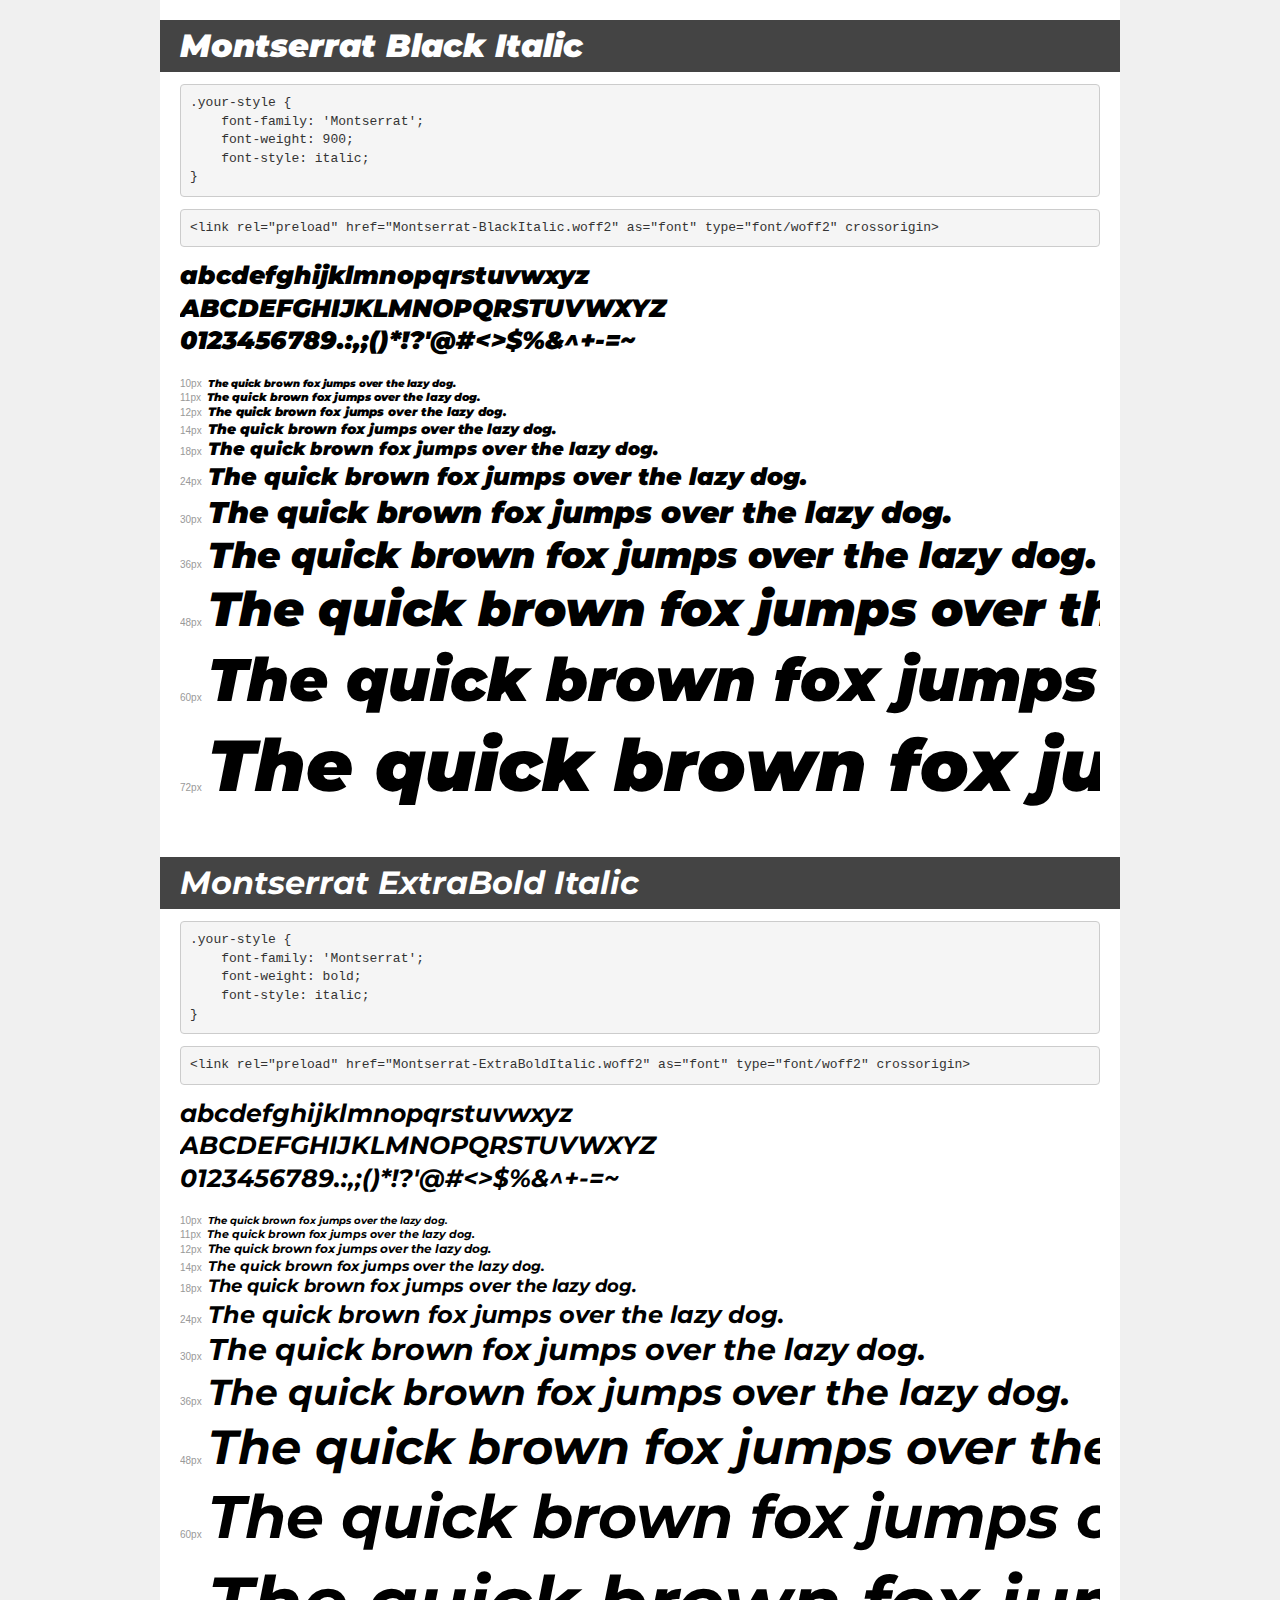
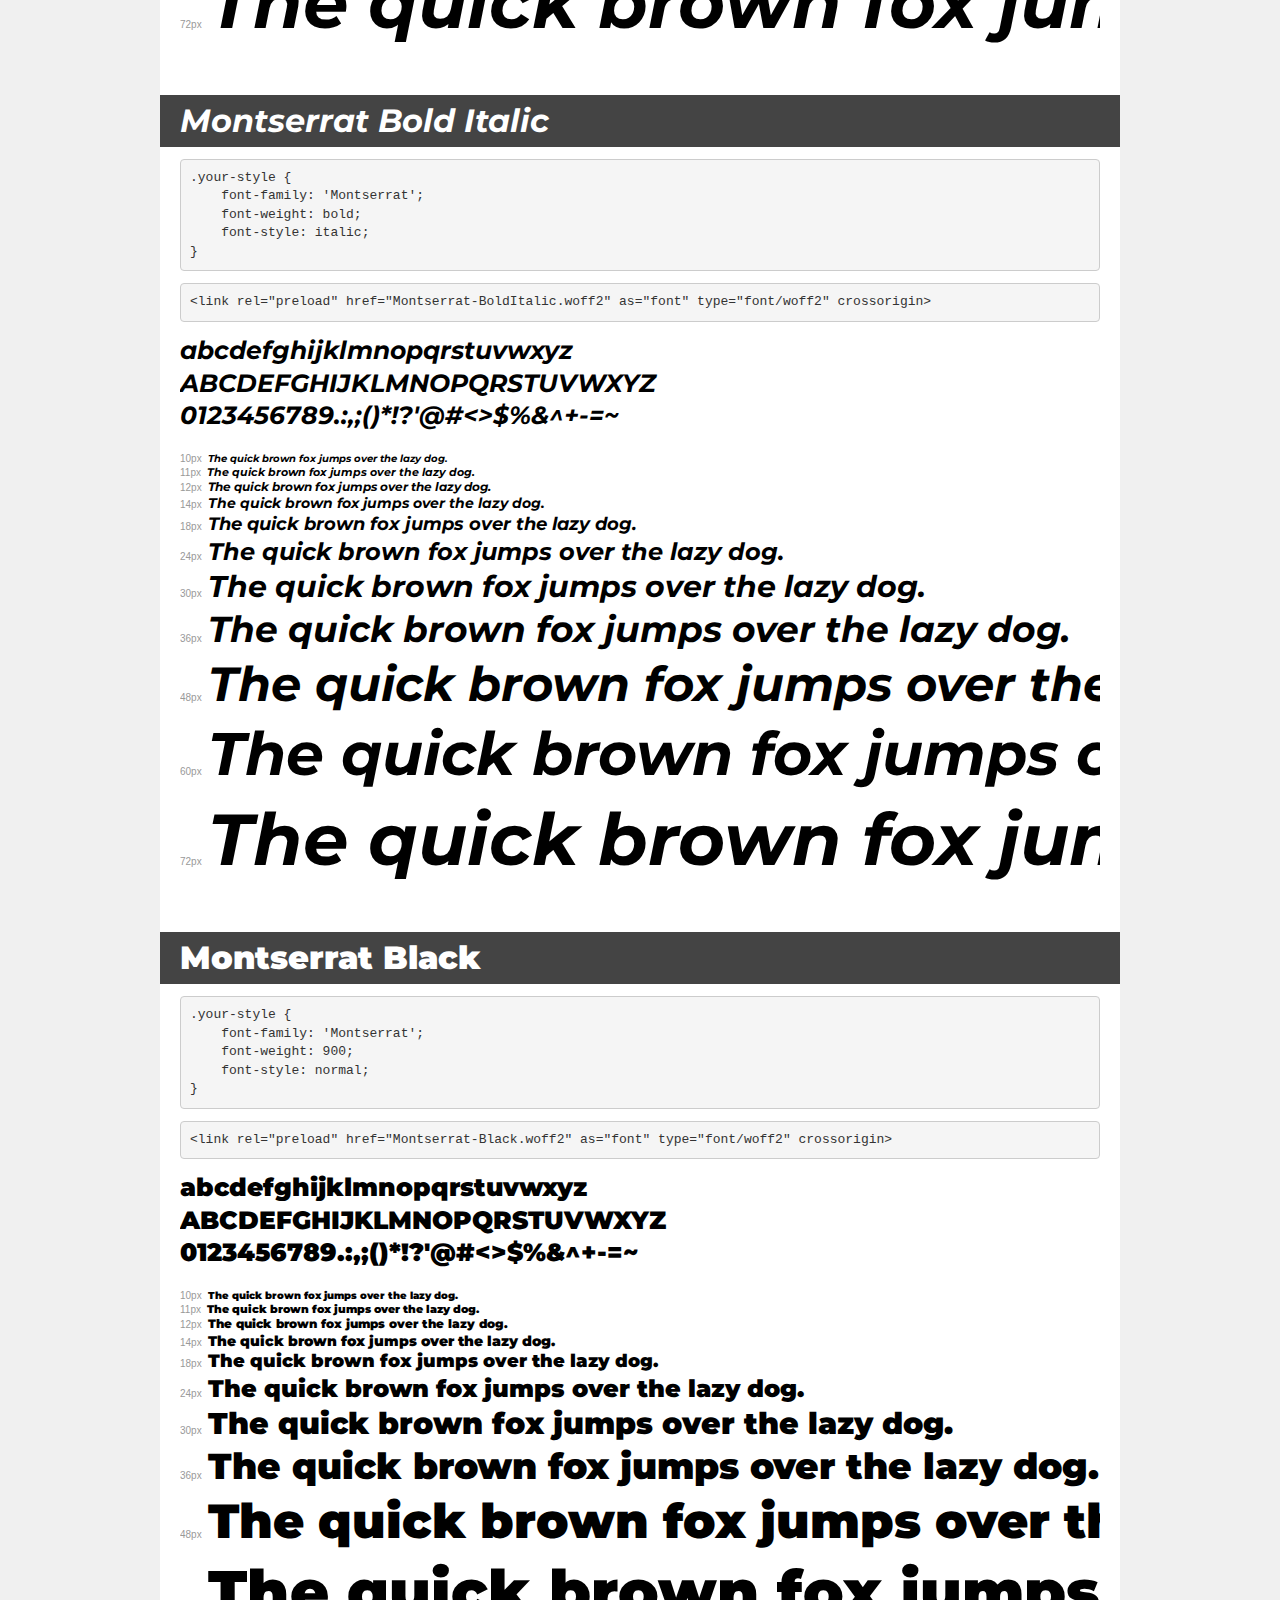
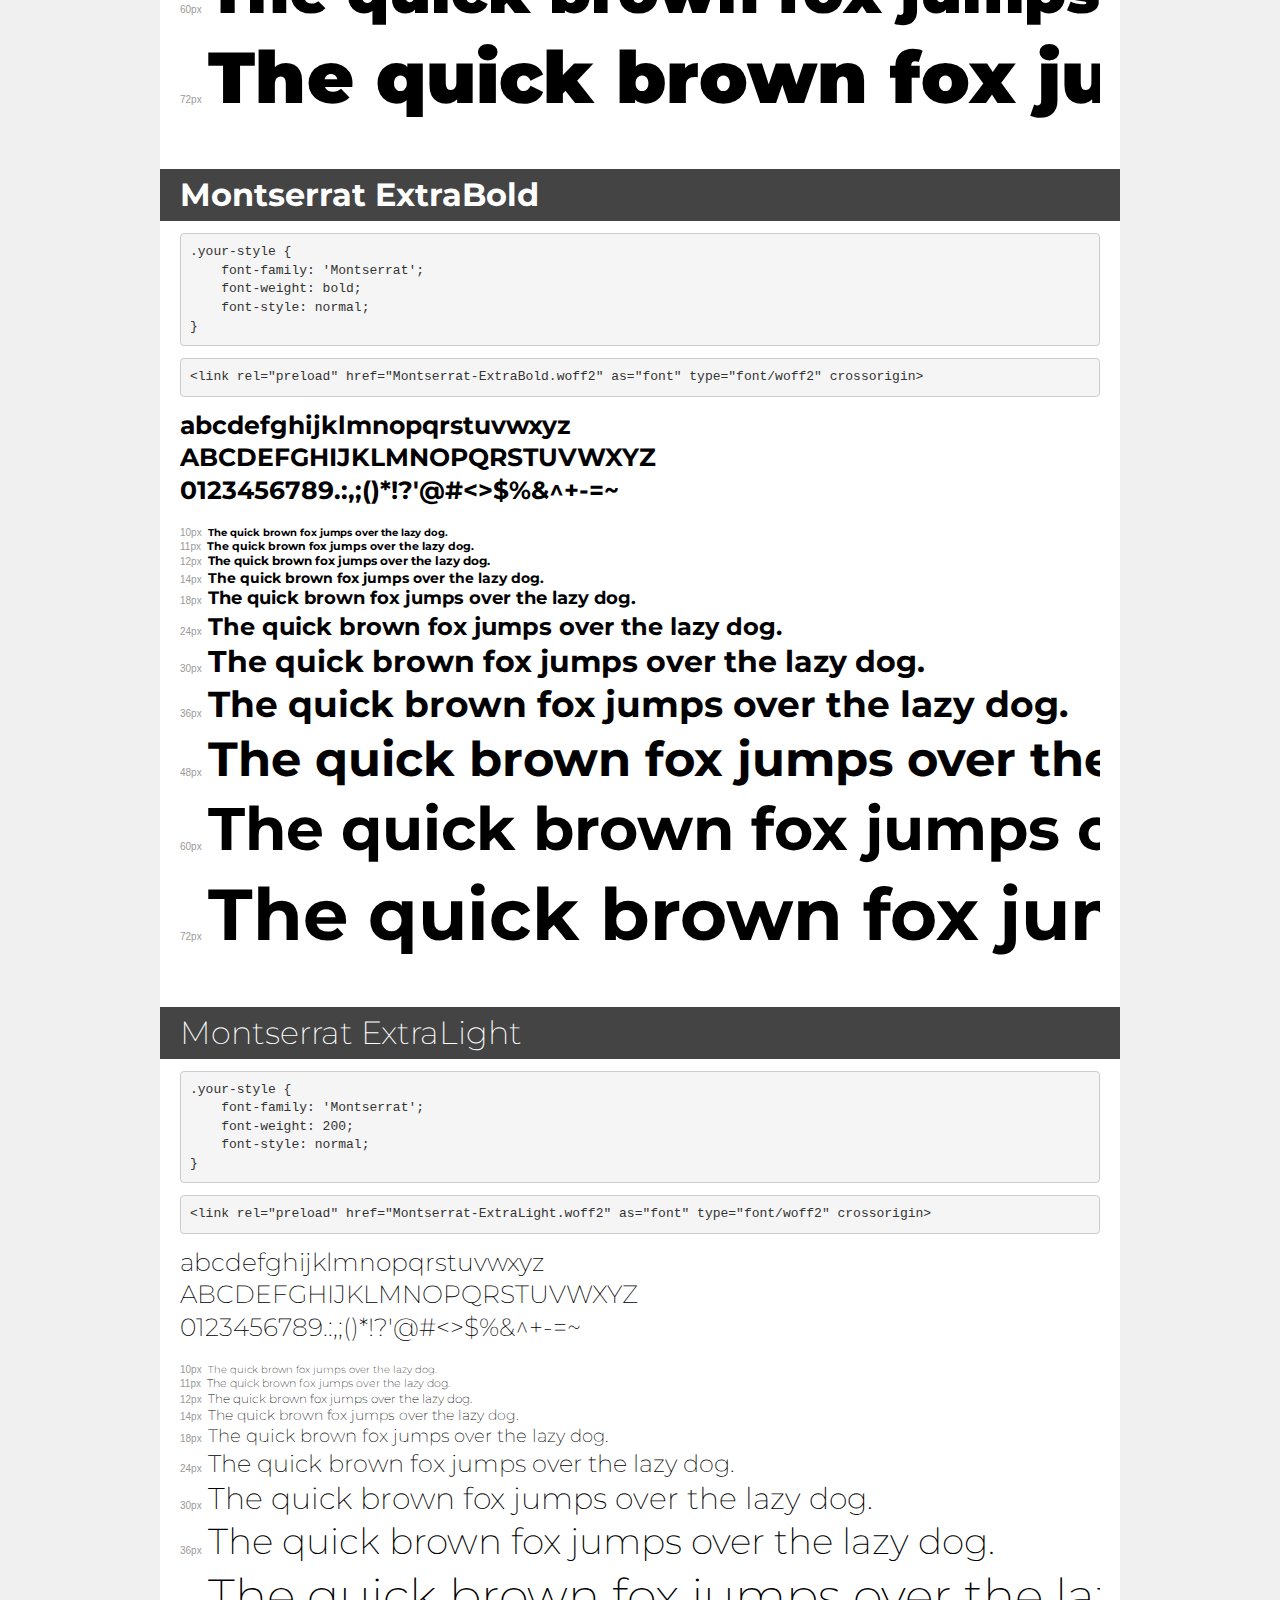
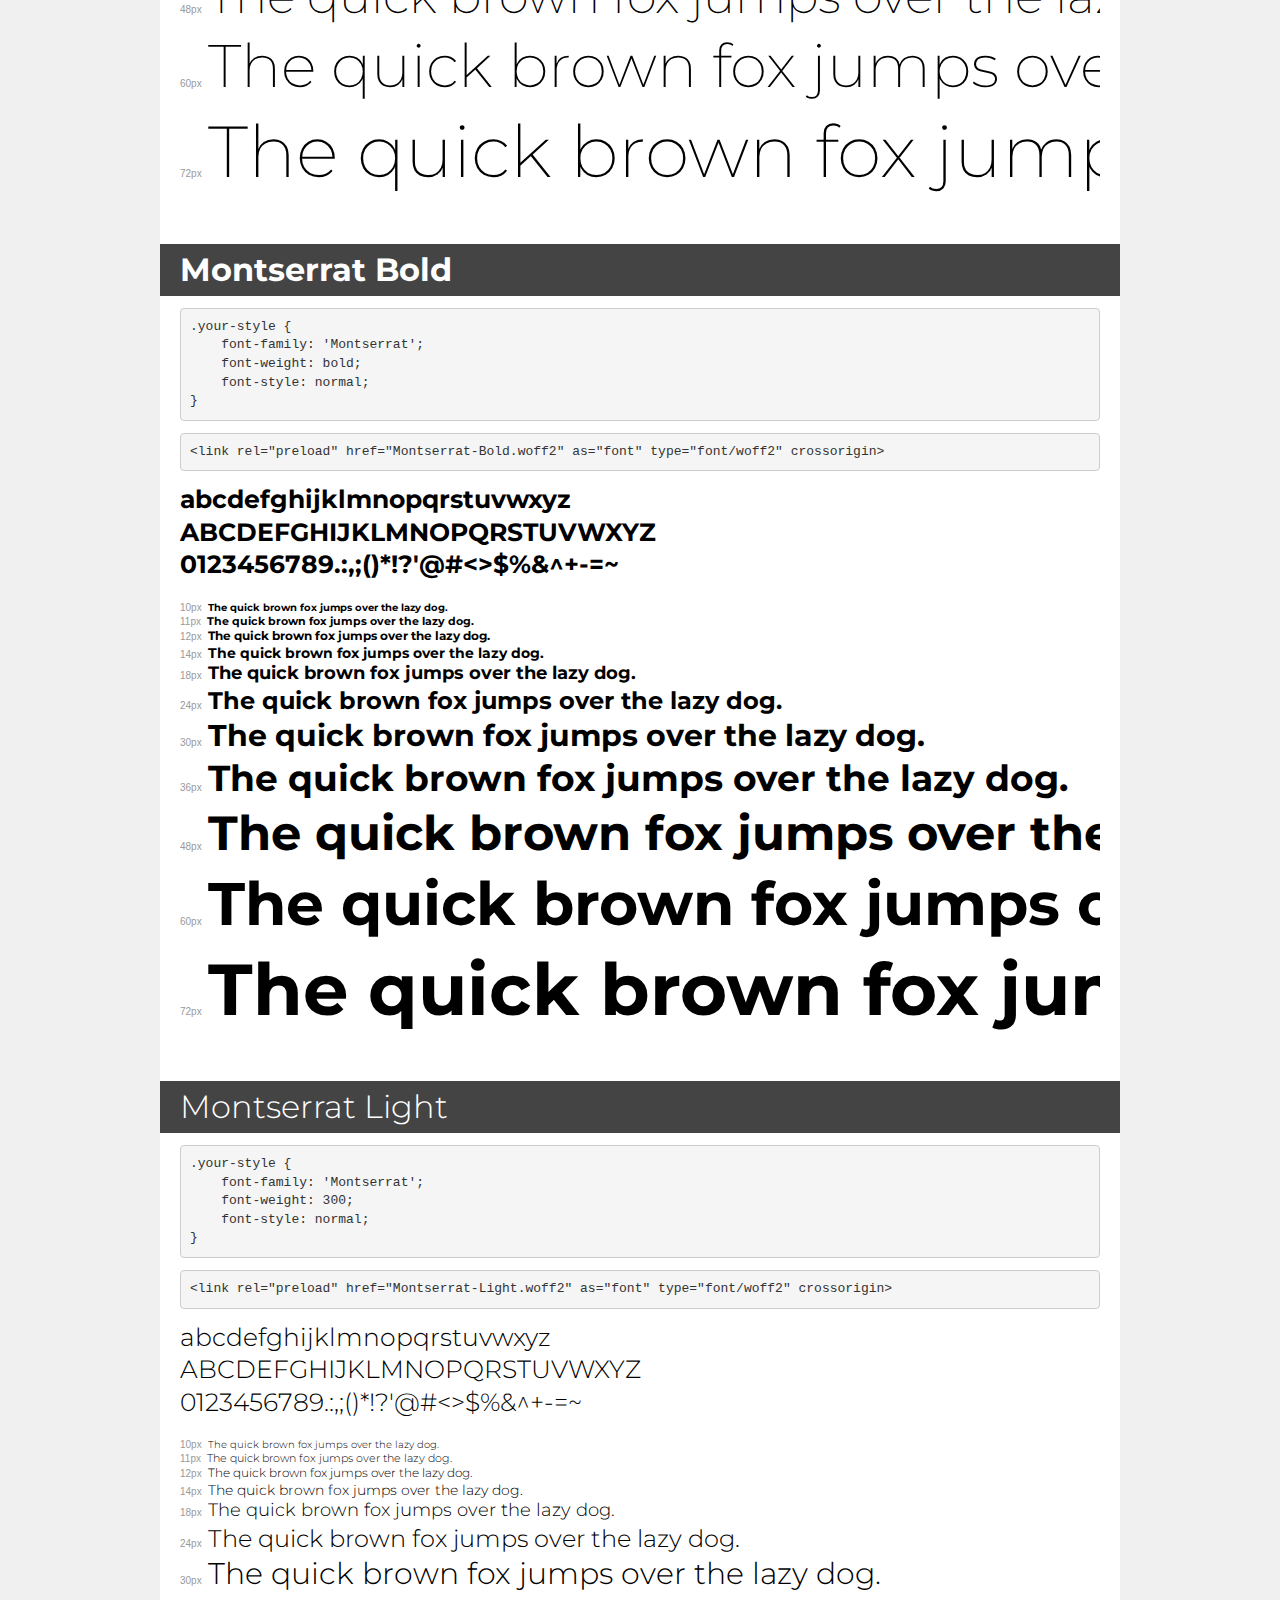
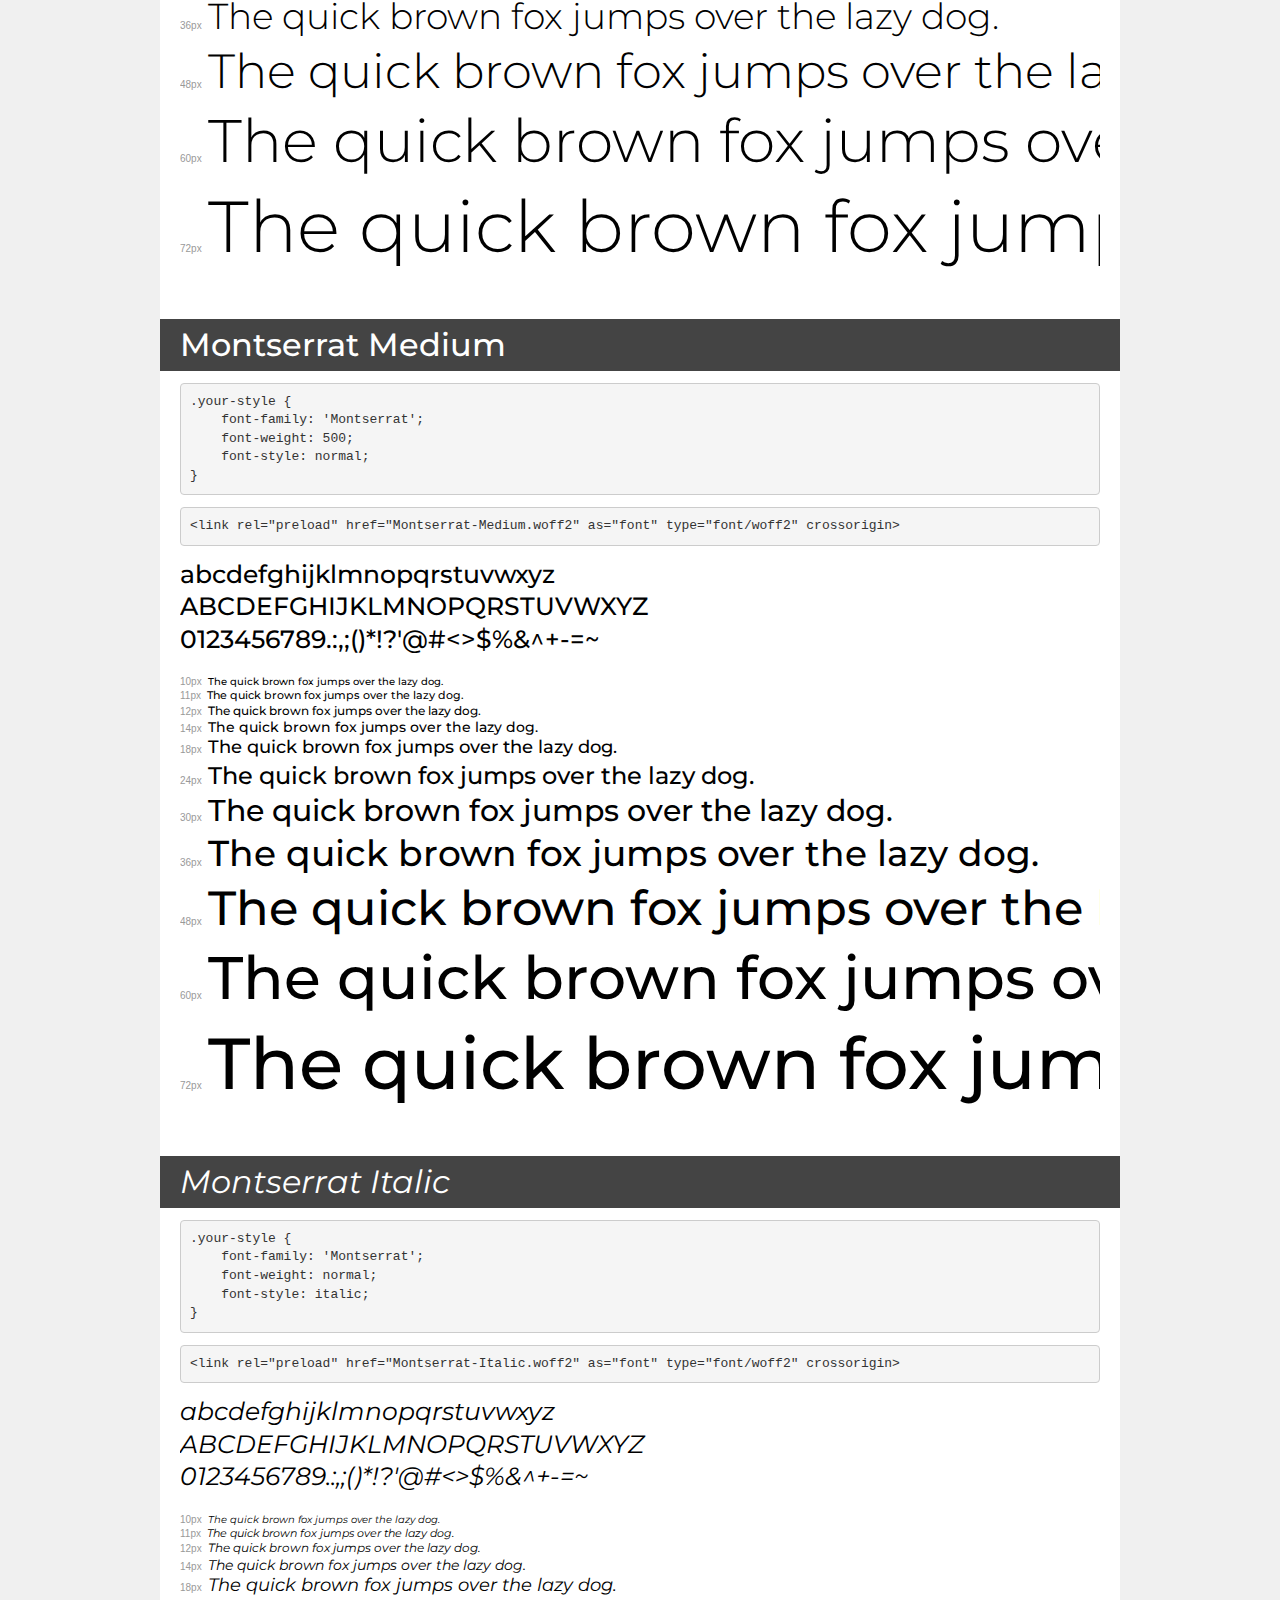
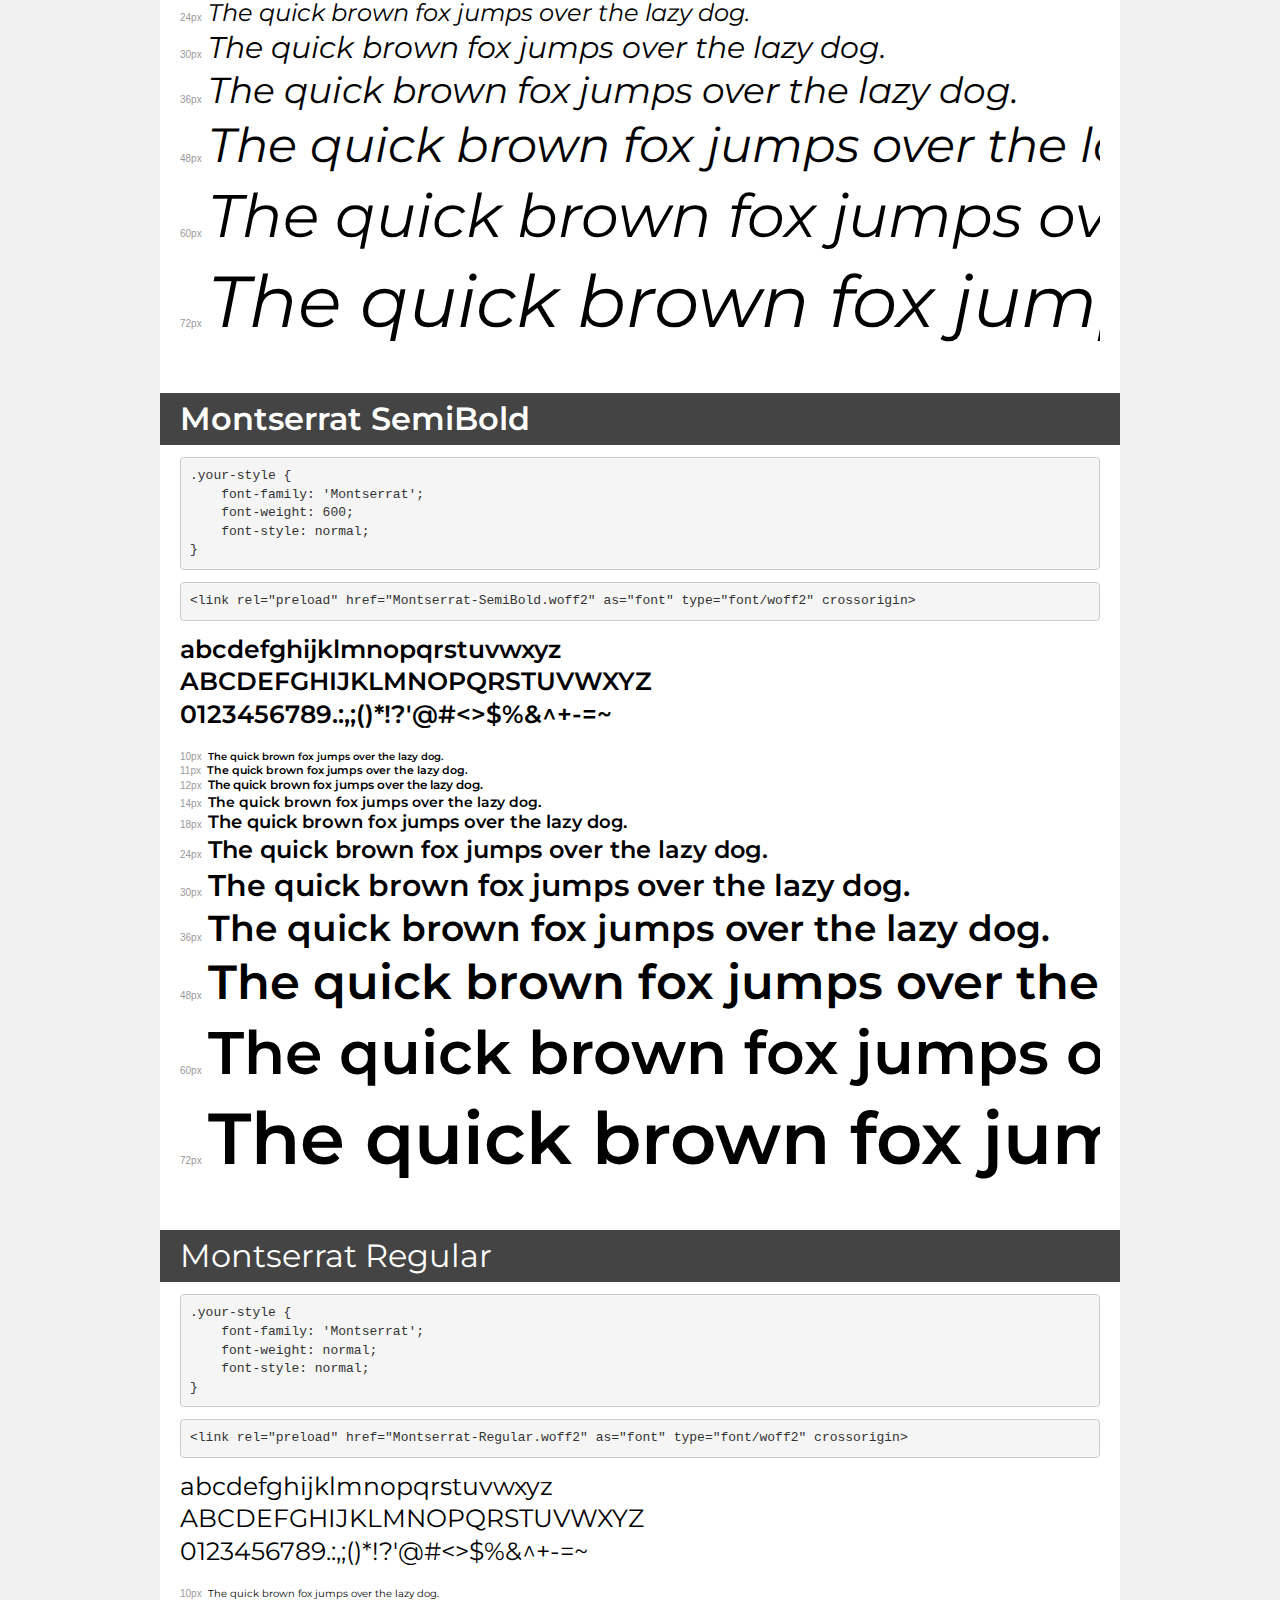
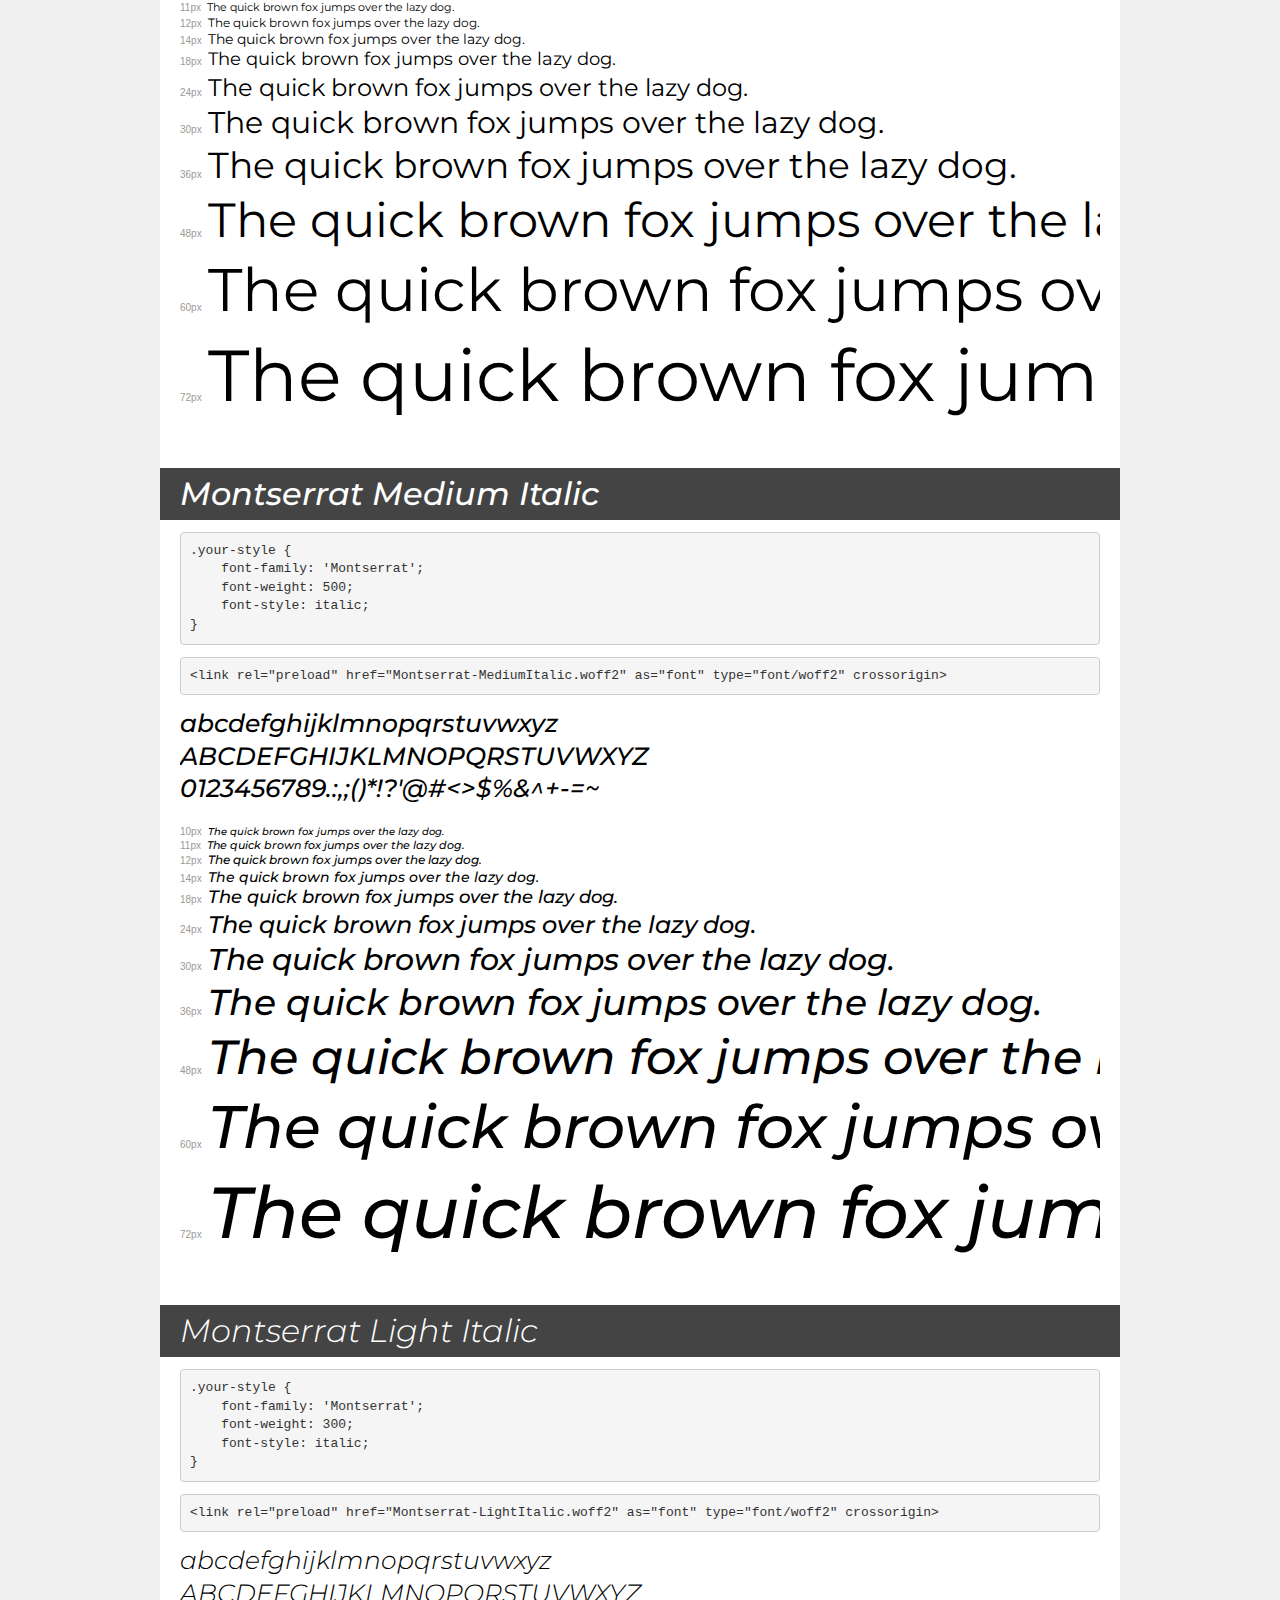
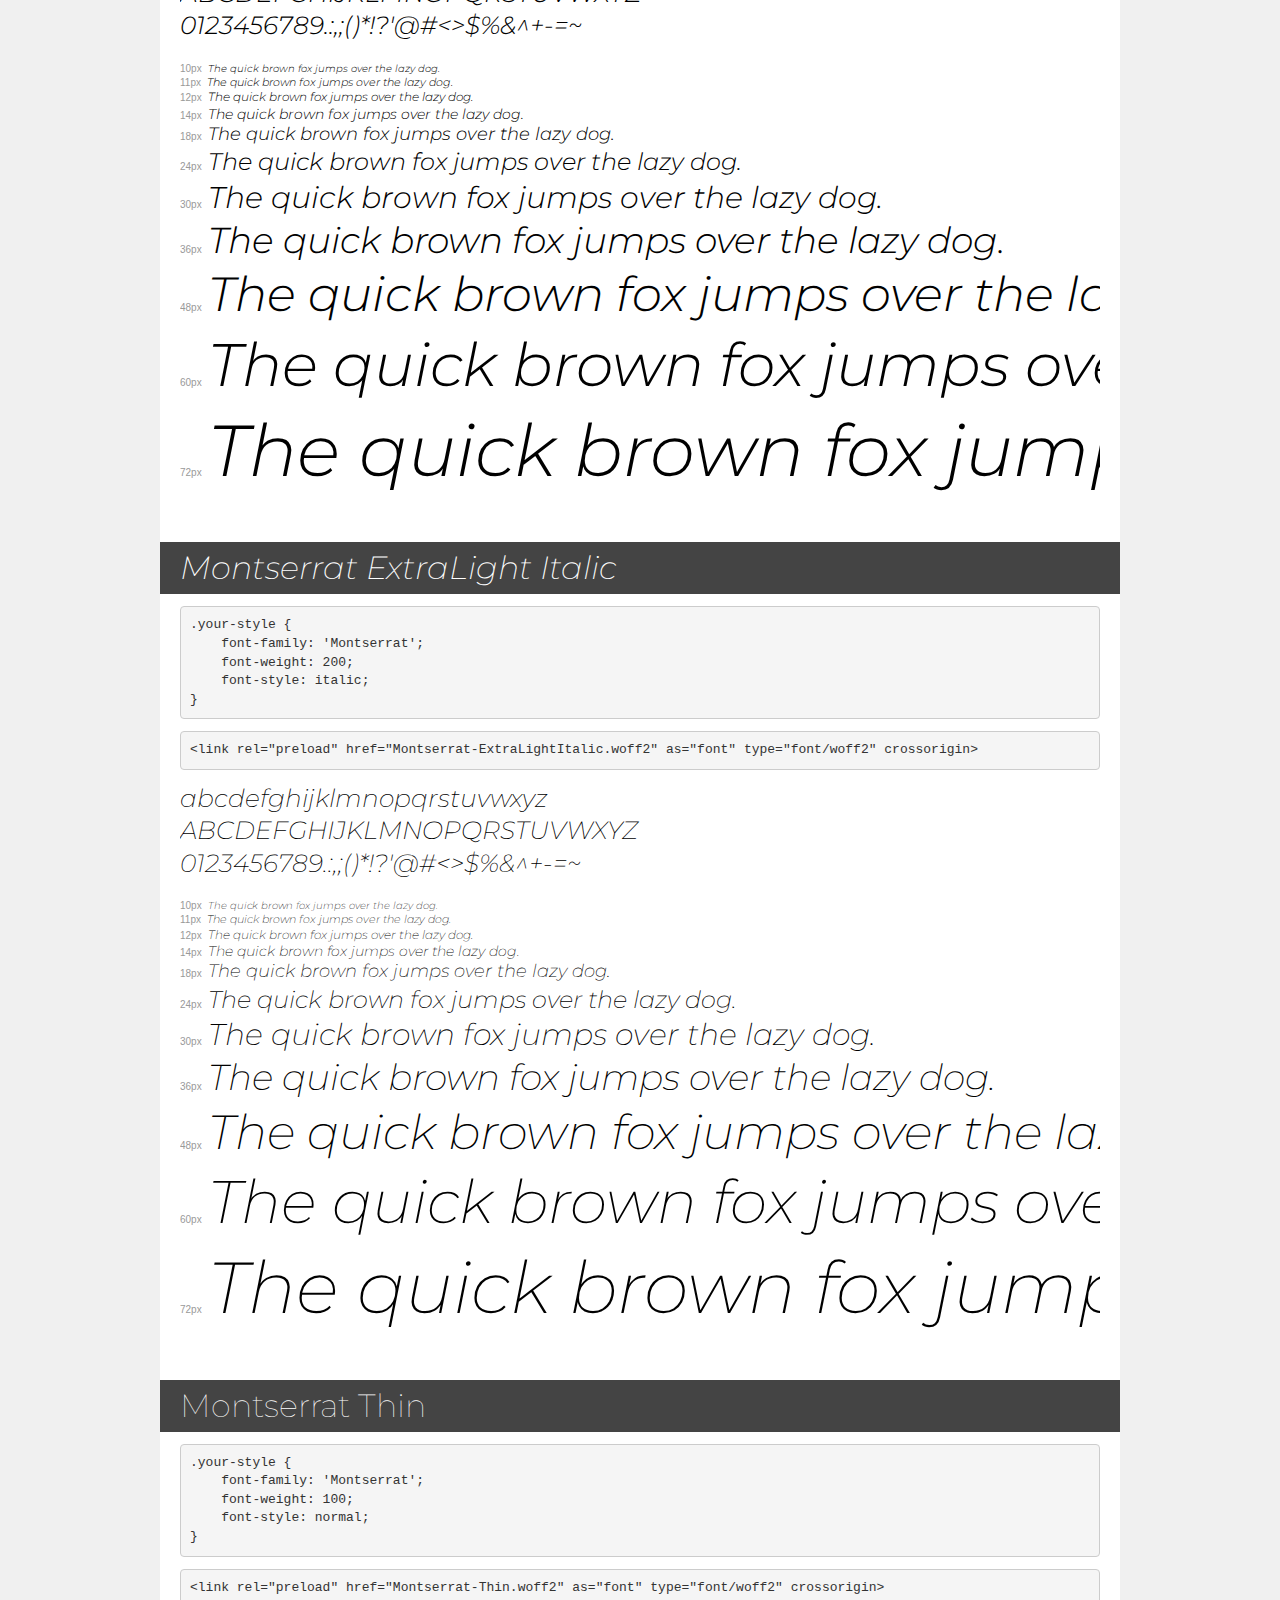
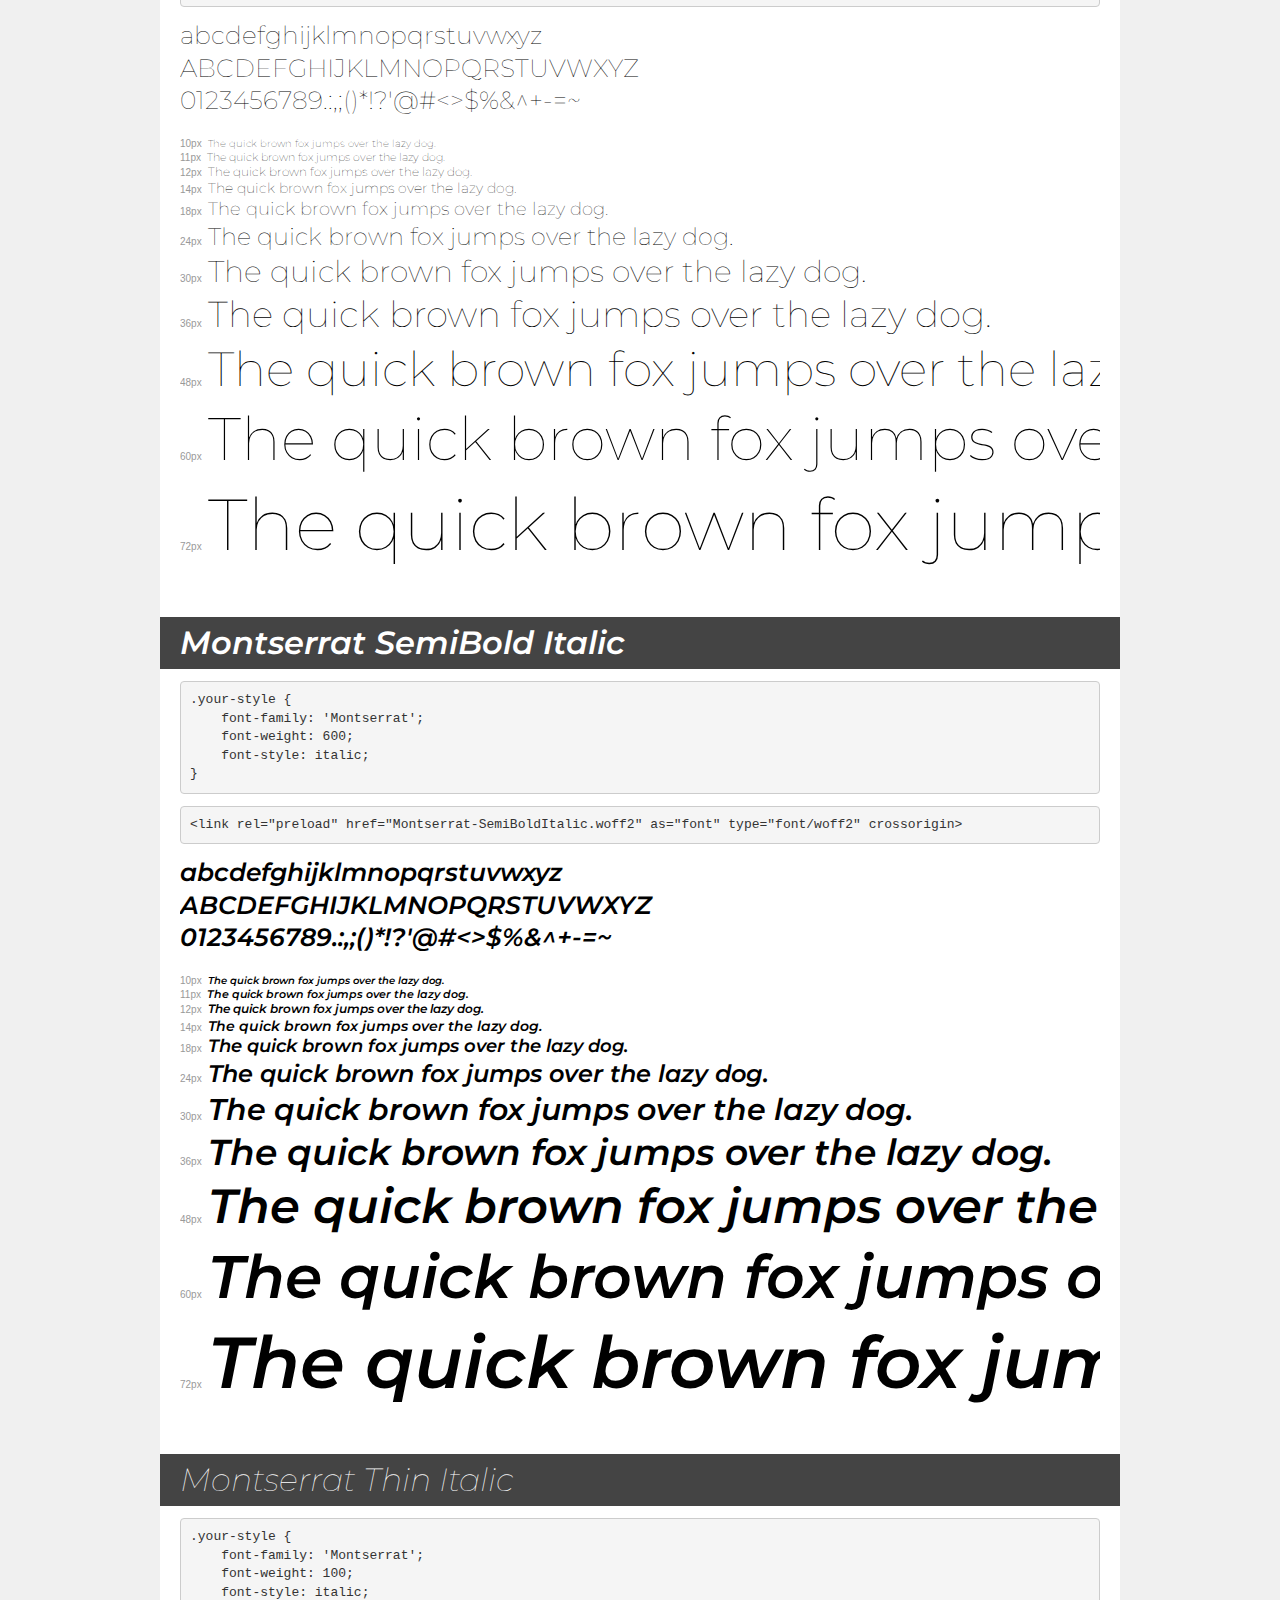
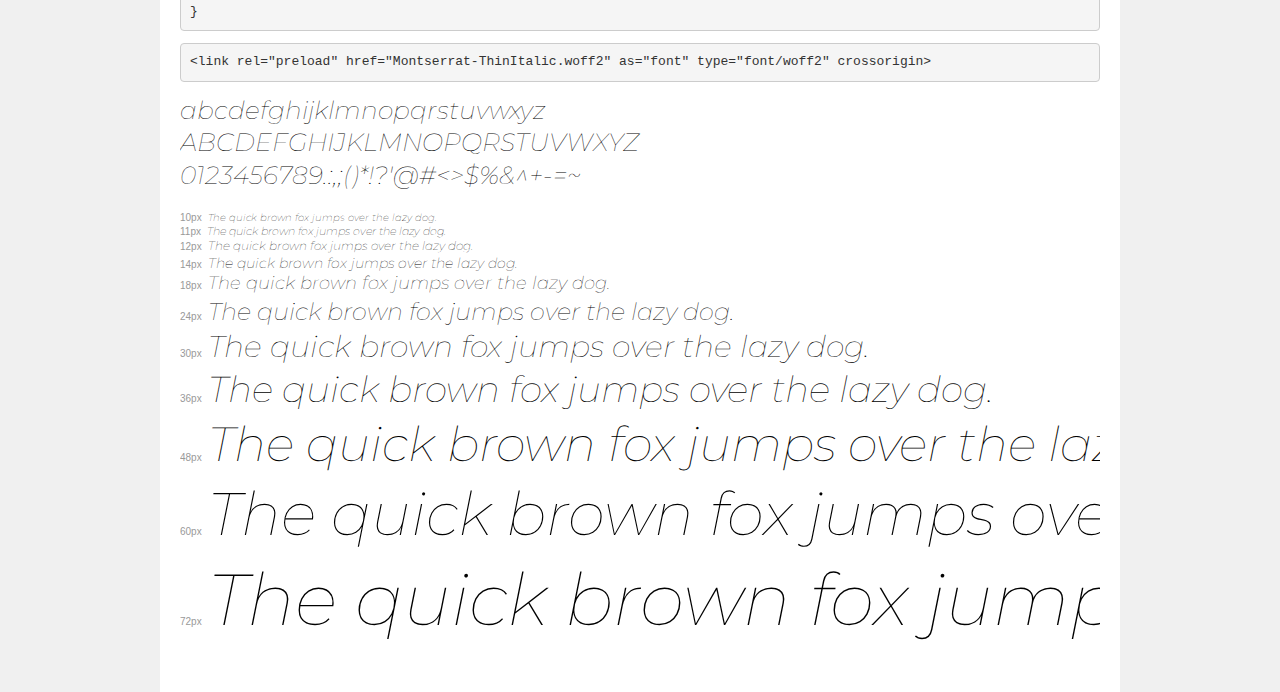
<file: extra/transfonter.org-20240119-061208/demo.html>
<!DOCTYPE html>
<html lang="en">
<head>
    <meta charset="utf-8">
    <meta http-equiv="X-UA-Compatible" content="IE=edge">
    <meta name="viewport" content="width=device-width, initial-scale=1">
    <meta name="robots" content="noindex, noarchive">
    <meta name="format-detection" content="telephone=no">
    <title>Transfonter demo</title>
    <link href="stylesheet.css" rel="stylesheet">
    <style>
        /*
        http://meyerweb.com/eric/tools/css/reset/
        v2.0 | 20110126
        License: none (public domain)
        */
        html, body, div, span, applet, object, iframe,
        h1, h2, h3, h4, h5, h6, p, blockquote, pre,
        a, abbr, acronym, address, big, cite, code,
        del, dfn, em, img, ins, kbd, q, s, samp,
        small, strike, strong, sub, sup, tt, var,
        b, u, i, center,
        dl, dt, dd, ol, ul, li,
        fieldset, form, label, legend,
        table, caption, tbody, tfoot, thead, tr, th, td,
        article, aside, canvas, details, embed,
        figure, figcaption, footer, header, hgroup,
        menu, nav, output, ruby, section, summary,
        time, mark, audio, video {
            margin: 0;
            padding: 0;
            border: 0;
            font-size: 100%;
            font: inherit;
            vertical-align: baseline;
        }
        /* HTML5 display-role reset for older browsers */
        article, aside, details, figcaption, figure,
        footer, header, hgroup, menu, nav, section {
            display: block;
        }
        body {
            line-height: 1;
        }
        ol, ul {
            list-style: none;
        }
        blockquote, q {
            quotes: none;
        }
        blockquote:before, blockquote:after,
        q:before, q:after {
            content: '';
            content: none;
        }
        table {
            border-collapse: collapse;
            border-spacing: 0;
        }
        /* demo styles */
        body {
            background: #f0f0f0;
            color: #000;
        }
        .page {
            background: #fff;
            width: 920px;
            margin: 0 auto;
            padding: 20px 20px 0 20px;
            overflow: hidden;
        }
        .font-container {
            overflow-x: auto;
            overflow-y: hidden;
            margin-bottom: 40px;
            line-height: 1.3;
            white-space: nowrap;
            padding-bottom: 5px;
        }
        h1 {
            position: relative;
            background: #444;
            font-size: 32px;
            color: #fff;
            padding: 10px 20px;
            margin: 0 -20px 12px -20px;
        }
        .letters {
            font-size: 25px;
            margin-bottom: 20px;
        }
        .s10:before {
            content: '10px';
        }
        .s11:before {
            content: '11px';
        }
        .s12:before {
            content: '12px';
        }
        .s14:before {
            content: '14px';
        }
        .s18:before {
            content: '18px';
        }
        .s24:before {
            content: '24px';
        }
        .s30:before {
            content: '30px';
        }
        .s36:before {
            content: '36px';
        }
        .s48:before {
            content: '48px';
        }
        .s60:before {
            content: '60px';
        }
        .s72:before {
            content: '72px';
        }
        .s10:before, .s11:before, .s12:before, .s14:before,
        .s18:before, .s24:before, .s30:before, .s36:before,
        .s48:before, .s60:before, .s72:before {
            font-family: Arial, sans-serif;
            font-size: 10px;
            font-weight: normal;
            font-style: normal;
            color: #999;
            padding-right: 6px;
        }
        pre {
            display: block;
            padding: 9px;
            margin: 0 0 12px;
            font-family: Monaco, Menlo, Consolas, "Courier New", monospace;
            font-size: 13px;
            line-height: 1.428571429;
            color: #333;
            font-weight: normal;
            font-style: normal;
            background-color: #f5f5f5;
            border: 1px solid #ccc;
            overflow-x: auto;
            border-radius: 4px;
        }
        /* responsive */
        @media (max-width: 959px) {
            .page {
                width: auto;
                margin: 0;
            }
        }
    </style>
</head>
<body>
<div class="page">
    <div class="demo">
        <h1 style="font-family: 'Montserrat'; font-weight: 900; font-style: italic;">Montserrat Black Italic</h1>
        <pre title="Usage">.your-style {
    font-family: 'Montserrat';
    font-weight: 900;
    font-style: italic;
}</pre>
        <pre title="Preload (optional)">
&lt;link rel=&quot;preload&quot; href=&quot;Montserrat-BlackItalic.woff2&quot; as=&quot;font&quot; type=&quot;font/woff2&quot; crossorigin&gt;</pre>
        <div class="font-container" style="font-family: 'Montserrat'; font-weight: 900; font-style: italic;">
            <p class="letters">
                abcdefghijklmnopqrstuvwxyz<br>
ABCDEFGHIJKLMNOPQRSTUVWXYZ<br>
                0123456789.:,;()*!?'@#&lt;&gt;$%&^+-=~
            </p>
            <p class="s10" style="font-size: 10px;">The quick brown fox jumps over the lazy dog.</p>
            <p class="s11" style="font-size: 11px;">The quick brown fox jumps over the lazy dog.</p>
            <p class="s12" style="font-size: 12px;">The quick brown fox jumps over the lazy dog.</p>
            <p class="s14" style="font-size: 14px;">The quick brown fox jumps over the lazy dog.</p>
            <p class="s18" style="font-size: 18px;">The quick brown fox jumps over the lazy dog.</p>
            <p class="s24" style="font-size: 24px;">The quick brown fox jumps over the lazy dog.</p>
            <p class="s30" style="font-size: 30px;">The quick brown fox jumps over the lazy dog.</p>
            <p class="s36" style="font-size: 36px;">The quick brown fox jumps over the lazy dog.</p>
            <p class="s48" style="font-size: 48px;">The quick brown fox jumps over the lazy dog.</p>
            <p class="s60" style="font-size: 60px;">The quick brown fox jumps over the lazy dog.</p>
            <p class="s72" style="font-size: 72px;">The quick brown fox jumps over the lazy dog.</p>
        </div>
    </div>

    <div class="demo">
        <h1 style="font-family: 'Montserrat'; font-weight: bold; font-style: italic;">Montserrat ExtraBold Italic</h1>
        <pre title="Usage">.your-style {
    font-family: 'Montserrat';
    font-weight: bold;
    font-style: italic;
}</pre>
        <pre title="Preload (optional)">
&lt;link rel=&quot;preload&quot; href=&quot;Montserrat-ExtraBoldItalic.woff2&quot; as=&quot;font&quot; type=&quot;font/woff2&quot; crossorigin&gt;</pre>
        <div class="font-container" style="font-family: 'Montserrat'; font-weight: bold; font-style: italic;">
            <p class="letters">
                abcdefghijklmnopqrstuvwxyz<br>
ABCDEFGHIJKLMNOPQRSTUVWXYZ<br>
                0123456789.:,;()*!?'@#&lt;&gt;$%&^+-=~
            </p>
            <p class="s10" style="font-size: 10px;">The quick brown fox jumps over the lazy dog.</p>
            <p class="s11" style="font-size: 11px;">The quick brown fox jumps over the lazy dog.</p>
            <p class="s12" style="font-size: 12px;">The quick brown fox jumps over the lazy dog.</p>
            <p class="s14" style="font-size: 14px;">The quick brown fox jumps over the lazy dog.</p>
            <p class="s18" style="font-size: 18px;">The quick brown fox jumps over the lazy dog.</p>
            <p class="s24" style="font-size: 24px;">The quick brown fox jumps over the lazy dog.</p>
            <p class="s30" style="font-size: 30px;">The quick brown fox jumps over the lazy dog.</p>
            <p class="s36" style="font-size: 36px;">The quick brown fox jumps over the lazy dog.</p>
            <p class="s48" style="font-size: 48px;">The quick brown fox jumps over the lazy dog.</p>
            <p class="s60" style="font-size: 60px;">The quick brown fox jumps over the lazy dog.</p>
            <p class="s72" style="font-size: 72px;">The quick brown fox jumps over the lazy dog.</p>
        </div>
    </div>

    <div class="demo">
        <h1 style="font-family: 'Montserrat'; font-weight: bold; font-style: italic;">Montserrat Bold Italic</h1>
        <pre title="Usage">.your-style {
    font-family: 'Montserrat';
    font-weight: bold;
    font-style: italic;
}</pre>
        <pre title="Preload (optional)">
&lt;link rel=&quot;preload&quot; href=&quot;Montserrat-BoldItalic.woff2&quot; as=&quot;font&quot; type=&quot;font/woff2&quot; crossorigin&gt;</pre>
        <div class="font-container" style="font-family: 'Montserrat'; font-weight: bold; font-style: italic;">
            <p class="letters">
                abcdefghijklmnopqrstuvwxyz<br>
ABCDEFGHIJKLMNOPQRSTUVWXYZ<br>
                0123456789.:,;()*!?'@#&lt;&gt;$%&^+-=~
            </p>
            <p class="s10" style="font-size: 10px;">The quick brown fox jumps over the lazy dog.</p>
            <p class="s11" style="font-size: 11px;">The quick brown fox jumps over the lazy dog.</p>
            <p class="s12" style="font-size: 12px;">The quick brown fox jumps over the lazy dog.</p>
            <p class="s14" style="font-size: 14px;">The quick brown fox jumps over the lazy dog.</p>
            <p class="s18" style="font-size: 18px;">The quick brown fox jumps over the lazy dog.</p>
            <p class="s24" style="font-size: 24px;">The quick brown fox jumps over the lazy dog.</p>
            <p class="s30" style="font-size: 30px;">The quick brown fox jumps over the lazy dog.</p>
            <p class="s36" style="font-size: 36px;">The quick brown fox jumps over the lazy dog.</p>
            <p class="s48" style="font-size: 48px;">The quick brown fox jumps over the lazy dog.</p>
            <p class="s60" style="font-size: 60px;">The quick brown fox jumps over the lazy dog.</p>
            <p class="s72" style="font-size: 72px;">The quick brown fox jumps over the lazy dog.</p>
        </div>
    </div>

    <div class="demo">
        <h1 style="font-family: 'Montserrat'; font-weight: 900; font-style: normal;">Montserrat Black</h1>
        <pre title="Usage">.your-style {
    font-family: 'Montserrat';
    font-weight: 900;
    font-style: normal;
}</pre>
        <pre title="Preload (optional)">
&lt;link rel=&quot;preload&quot; href=&quot;Montserrat-Black.woff2&quot; as=&quot;font&quot; type=&quot;font/woff2&quot; crossorigin&gt;</pre>
        <div class="font-container" style="font-family: 'Montserrat'; font-weight: 900; font-style: normal;">
            <p class="letters">
                abcdefghijklmnopqrstuvwxyz<br>
ABCDEFGHIJKLMNOPQRSTUVWXYZ<br>
                0123456789.:,;()*!?'@#&lt;&gt;$%&^+-=~
            </p>
            <p class="s10" style="font-size: 10px;">The quick brown fox jumps over the lazy dog.</p>
            <p class="s11" style="font-size: 11px;">The quick brown fox jumps over the lazy dog.</p>
            <p class="s12" style="font-size: 12px;">The quick brown fox jumps over the lazy dog.</p>
            <p class="s14" style="font-size: 14px;">The quick brown fox jumps over the lazy dog.</p>
            <p class="s18" style="font-size: 18px;">The quick brown fox jumps over the lazy dog.</p>
            <p class="s24" style="font-size: 24px;">The quick brown fox jumps over the lazy dog.</p>
            <p class="s30" style="font-size: 30px;">The quick brown fox jumps over the lazy dog.</p>
            <p class="s36" style="font-size: 36px;">The quick brown fox jumps over the lazy dog.</p>
            <p class="s48" style="font-size: 48px;">The quick brown fox jumps over the lazy dog.</p>
            <p class="s60" style="font-size: 60px;">The quick brown fox jumps over the lazy dog.</p>
            <p class="s72" style="font-size: 72px;">The quick brown fox jumps over the lazy dog.</p>
        </div>
    </div>

    <div class="demo">
        <h1 style="font-family: 'Montserrat'; font-weight: bold; font-style: normal;">Montserrat ExtraBold</h1>
        <pre title="Usage">.your-style {
    font-family: 'Montserrat';
    font-weight: bold;
    font-style: normal;
}</pre>
        <pre title="Preload (optional)">
&lt;link rel=&quot;preload&quot; href=&quot;Montserrat-ExtraBold.woff2&quot; as=&quot;font&quot; type=&quot;font/woff2&quot; crossorigin&gt;</pre>
        <div class="font-container" style="font-family: 'Montserrat'; font-weight: bold; font-style: normal;">
            <p class="letters">
                abcdefghijklmnopqrstuvwxyz<br>
ABCDEFGHIJKLMNOPQRSTUVWXYZ<br>
                0123456789.:,;()*!?'@#&lt;&gt;$%&^+-=~
            </p>
            <p class="s10" style="font-size: 10px;">The quick brown fox jumps over the lazy dog.</p>
            <p class="s11" style="font-size: 11px;">The quick brown fox jumps over the lazy dog.</p>
            <p class="s12" style="font-size: 12px;">The quick brown fox jumps over the lazy dog.</p>
            <p class="s14" style="font-size: 14px;">The quick brown fox jumps over the lazy dog.</p>
            <p class="s18" style="font-size: 18px;">The quick brown fox jumps over the lazy dog.</p>
            <p class="s24" style="font-size: 24px;">The quick brown fox jumps over the lazy dog.</p>
            <p class="s30" style="font-size: 30px;">The quick brown fox jumps over the lazy dog.</p>
            <p class="s36" style="font-size: 36px;">The quick brown fox jumps over the lazy dog.</p>
            <p class="s48" style="font-size: 48px;">The quick brown fox jumps over the lazy dog.</p>
            <p class="s60" style="font-size: 60px;">The quick brown fox jumps over the lazy dog.</p>
            <p class="s72" style="font-size: 72px;">The quick brown fox jumps over the lazy dog.</p>
        </div>
    </div>

    <div class="demo">
        <h1 style="font-family: 'Montserrat'; font-weight: 200; font-style: normal;">Montserrat ExtraLight</h1>
        <pre title="Usage">.your-style {
    font-family: 'Montserrat';
    font-weight: 200;
    font-style: normal;
}</pre>
        <pre title="Preload (optional)">
&lt;link rel=&quot;preload&quot; href=&quot;Montserrat-ExtraLight.woff2&quot; as=&quot;font&quot; type=&quot;font/woff2&quot; crossorigin&gt;</pre>
        <div class="font-container" style="font-family: 'Montserrat'; font-weight: 200; font-style: normal;">
            <p class="letters">
                abcdefghijklmnopqrstuvwxyz<br>
ABCDEFGHIJKLMNOPQRSTUVWXYZ<br>
                0123456789.:,;()*!?'@#&lt;&gt;$%&^+-=~
            </p>
            <p class="s10" style="font-size: 10px;">The quick brown fox jumps over the lazy dog.</p>
            <p class="s11" style="font-size: 11px;">The quick brown fox jumps over the lazy dog.</p>
            <p class="s12" style="font-size: 12px;">The quick brown fox jumps over the lazy dog.</p>
            <p class="s14" style="font-size: 14px;">The quick brown fox jumps over the lazy dog.</p>
            <p class="s18" style="font-size: 18px;">The quick brown fox jumps over the lazy dog.</p>
            <p class="s24" style="font-size: 24px;">The quick brown fox jumps over the lazy dog.</p>
            <p class="s30" style="font-size: 30px;">The quick brown fox jumps over the lazy dog.</p>
            <p class="s36" style="font-size: 36px;">The quick brown fox jumps over the lazy dog.</p>
            <p class="s48" style="font-size: 48px;">The quick brown fox jumps over the lazy dog.</p>
            <p class="s60" style="font-size: 60px;">The quick brown fox jumps over the lazy dog.</p>
            <p class="s72" style="font-size: 72px;">The quick brown fox jumps over the lazy dog.</p>
        </div>
    </div>

    <div class="demo">
        <h1 style="font-family: 'Montserrat'; font-weight: bold; font-style: normal;">Montserrat Bold</h1>
        <pre title="Usage">.your-style {
    font-family: 'Montserrat';
    font-weight: bold;
    font-style: normal;
}</pre>
        <pre title="Preload (optional)">
&lt;link rel=&quot;preload&quot; href=&quot;Montserrat-Bold.woff2&quot; as=&quot;font&quot; type=&quot;font/woff2&quot; crossorigin&gt;</pre>
        <div class="font-container" style="font-family: 'Montserrat'; font-weight: bold; font-style: normal;">
            <p class="letters">
                abcdefghijklmnopqrstuvwxyz<br>
ABCDEFGHIJKLMNOPQRSTUVWXYZ<br>
                0123456789.:,;()*!?'@#&lt;&gt;$%&^+-=~
            </p>
            <p class="s10" style="font-size: 10px;">The quick brown fox jumps over the lazy dog.</p>
            <p class="s11" style="font-size: 11px;">The quick brown fox jumps over the lazy dog.</p>
            <p class="s12" style="font-size: 12px;">The quick brown fox jumps over the lazy dog.</p>
            <p class="s14" style="font-size: 14px;">The quick brown fox jumps over the lazy dog.</p>
            <p class="s18" style="font-size: 18px;">The quick brown fox jumps over the lazy dog.</p>
            <p class="s24" style="font-size: 24px;">The quick brown fox jumps over the lazy dog.</p>
            <p class="s30" style="font-size: 30px;">The quick brown fox jumps over the lazy dog.</p>
            <p class="s36" style="font-size: 36px;">The quick brown fox jumps over the lazy dog.</p>
            <p class="s48" style="font-size: 48px;">The quick brown fox jumps over the lazy dog.</p>
            <p class="s60" style="font-size: 60px;">The quick brown fox jumps over the lazy dog.</p>
            <p class="s72" style="font-size: 72px;">The quick brown fox jumps over the lazy dog.</p>
        </div>
    </div>

    <div class="demo">
        <h1 style="font-family: 'Montserrat'; font-weight: 300; font-style: normal;">Montserrat Light</h1>
        <pre title="Usage">.your-style {
    font-family: 'Montserrat';
    font-weight: 300;
    font-style: normal;
}</pre>
        <pre title="Preload (optional)">
&lt;link rel=&quot;preload&quot; href=&quot;Montserrat-Light.woff2&quot; as=&quot;font&quot; type=&quot;font/woff2&quot; crossorigin&gt;</pre>
        <div class="font-container" style="font-family: 'Montserrat'; font-weight: 300; font-style: normal;">
            <p class="letters">
                abcdefghijklmnopqrstuvwxyz<br>
ABCDEFGHIJKLMNOPQRSTUVWXYZ<br>
                0123456789.:,;()*!?'@#&lt;&gt;$%&^+-=~
            </p>
            <p class="s10" style="font-size: 10px;">The quick brown fox jumps over the lazy dog.</p>
            <p class="s11" style="font-size: 11px;">The quick brown fox jumps over the lazy dog.</p>
            <p class="s12" style="font-size: 12px;">The quick brown fox jumps over the lazy dog.</p>
            <p class="s14" style="font-size: 14px;">The quick brown fox jumps over the lazy dog.</p>
            <p class="s18" style="font-size: 18px;">The quick brown fox jumps over the lazy dog.</p>
            <p class="s24" style="font-size: 24px;">The quick brown fox jumps over the lazy dog.</p>
            <p class="s30" style="font-size: 30px;">The quick brown fox jumps over the lazy dog.</p>
            <p class="s36" style="font-size: 36px;">The quick brown fox jumps over the lazy dog.</p>
            <p class="s48" style="font-size: 48px;">The quick brown fox jumps over the lazy dog.</p>
            <p class="s60" style="font-size: 60px;">The quick brown fox jumps over the lazy dog.</p>
            <p class="s72" style="font-size: 72px;">The quick brown fox jumps over the lazy dog.</p>
        </div>
    </div>

    <div class="demo">
        <h1 style="font-family: 'Montserrat'; font-weight: 500; font-style: normal;">Montserrat Medium</h1>
        <pre title="Usage">.your-style {
    font-family: 'Montserrat';
    font-weight: 500;
    font-style: normal;
}</pre>
        <pre title="Preload (optional)">
&lt;link rel=&quot;preload&quot; href=&quot;Montserrat-Medium.woff2&quot; as=&quot;font&quot; type=&quot;font/woff2&quot; crossorigin&gt;</pre>
        <div class="font-container" style="font-family: 'Montserrat'; font-weight: 500; font-style: normal;">
            <p class="letters">
                abcdefghijklmnopqrstuvwxyz<br>
ABCDEFGHIJKLMNOPQRSTUVWXYZ<br>
                0123456789.:,;()*!?'@#&lt;&gt;$%&^+-=~
            </p>
            <p class="s10" style="font-size: 10px;">The quick brown fox jumps over the lazy dog.</p>
            <p class="s11" style="font-size: 11px;">The quick brown fox jumps over the lazy dog.</p>
            <p class="s12" style="font-size: 12px;">The quick brown fox jumps over the lazy dog.</p>
            <p class="s14" style="font-size: 14px;">The quick brown fox jumps over the lazy dog.</p>
            <p class="s18" style="font-size: 18px;">The quick brown fox jumps over the lazy dog.</p>
            <p class="s24" style="font-size: 24px;">The quick brown fox jumps over the lazy dog.</p>
            <p class="s30" style="font-size: 30px;">The quick brown fox jumps over the lazy dog.</p>
            <p class="s36" style="font-size: 36px;">The quick brown fox jumps over the lazy dog.</p>
            <p class="s48" style="font-size: 48px;">The quick brown fox jumps over the lazy dog.</p>
            <p class="s60" style="font-size: 60px;">The quick brown fox jumps over the lazy dog.</p>
            <p class="s72" style="font-size: 72px;">The quick brown fox jumps over the lazy dog.</p>
        </div>
    </div>

    <div class="demo">
        <h1 style="font-family: 'Montserrat'; font-weight: normal; font-style: italic;">Montserrat Italic</h1>
        <pre title="Usage">.your-style {
    font-family: 'Montserrat';
    font-weight: normal;
    font-style: italic;
}</pre>
        <pre title="Preload (optional)">
&lt;link rel=&quot;preload&quot; href=&quot;Montserrat-Italic.woff2&quot; as=&quot;font&quot; type=&quot;font/woff2&quot; crossorigin&gt;</pre>
        <div class="font-container" style="font-family: 'Montserrat'; font-weight: normal; font-style: italic;">
            <p class="letters">
                abcdefghijklmnopqrstuvwxyz<br>
ABCDEFGHIJKLMNOPQRSTUVWXYZ<br>
                0123456789.:,;()*!?'@#&lt;&gt;$%&^+-=~
            </p>
            <p class="s10" style="font-size: 10px;">The quick brown fox jumps over the lazy dog.</p>
            <p class="s11" style="font-size: 11px;">The quick brown fox jumps over the lazy dog.</p>
            <p class="s12" style="font-size: 12px;">The quick brown fox jumps over the lazy dog.</p>
            <p class="s14" style="font-size: 14px;">The quick brown fox jumps over the lazy dog.</p>
            <p class="s18" style="font-size: 18px;">The quick brown fox jumps over the lazy dog.</p>
            <p class="s24" style="font-size: 24px;">The quick brown fox jumps over the lazy dog.</p>
            <p class="s30" style="font-size: 30px;">The quick brown fox jumps over the lazy dog.</p>
            <p class="s36" style="font-size: 36px;">The quick brown fox jumps over the lazy dog.</p>
            <p class="s48" style="font-size: 48px;">The quick brown fox jumps over the lazy dog.</p>
            <p class="s60" style="font-size: 60px;">The quick brown fox jumps over the lazy dog.</p>
            <p class="s72" style="font-size: 72px;">The quick brown fox jumps over the lazy dog.</p>
        </div>
    </div>

    <div class="demo">
        <h1 style="font-family: 'Montserrat'; font-weight: 600; font-style: normal;">Montserrat SemiBold</h1>
        <pre title="Usage">.your-style {
    font-family: 'Montserrat';
    font-weight: 600;
    font-style: normal;
}</pre>
        <pre title="Preload (optional)">
&lt;link rel=&quot;preload&quot; href=&quot;Montserrat-SemiBold.woff2&quot; as=&quot;font&quot; type=&quot;font/woff2&quot; crossorigin&gt;</pre>
        <div class="font-container" style="font-family: 'Montserrat'; font-weight: 600; font-style: normal;">
            <p class="letters">
                abcdefghijklmnopqrstuvwxyz<br>
ABCDEFGHIJKLMNOPQRSTUVWXYZ<br>
                0123456789.:,;()*!?'@#&lt;&gt;$%&^+-=~
            </p>
            <p class="s10" style="font-size: 10px;">The quick brown fox jumps over the lazy dog.</p>
            <p class="s11" style="font-size: 11px;">The quick brown fox jumps over the lazy dog.</p>
            <p class="s12" style="font-size: 12px;">The quick brown fox jumps over the lazy dog.</p>
            <p class="s14" style="font-size: 14px;">The quick brown fox jumps over the lazy dog.</p>
            <p class="s18" style="font-size: 18px;">The quick brown fox jumps over the lazy dog.</p>
            <p class="s24" style="font-size: 24px;">The quick brown fox jumps over the lazy dog.</p>
            <p class="s30" style="font-size: 30px;">The quick brown fox jumps over the lazy dog.</p>
            <p class="s36" style="font-size: 36px;">The quick brown fox jumps over the lazy dog.</p>
            <p class="s48" style="font-size: 48px;">The quick brown fox jumps over the lazy dog.</p>
            <p class="s60" style="font-size: 60px;">The quick brown fox jumps over the lazy dog.</p>
            <p class="s72" style="font-size: 72px;">The quick brown fox jumps over the lazy dog.</p>
        </div>
    </div>

    <div class="demo">
        <h1 style="font-family: 'Montserrat'; font-weight: normal; font-style: normal;">Montserrat Regular</h1>
        <pre title="Usage">.your-style {
    font-family: 'Montserrat';
    font-weight: normal;
    font-style: normal;
}</pre>
        <pre title="Preload (optional)">
&lt;link rel=&quot;preload&quot; href=&quot;Montserrat-Regular.woff2&quot; as=&quot;font&quot; type=&quot;font/woff2&quot; crossorigin&gt;</pre>
        <div class="font-container" style="font-family: 'Montserrat'; font-weight: normal; font-style: normal;">
            <p class="letters">
                abcdefghijklmnopqrstuvwxyz<br>
ABCDEFGHIJKLMNOPQRSTUVWXYZ<br>
                0123456789.:,;()*!?'@#&lt;&gt;$%&^+-=~
            </p>
            <p class="s10" style="font-size: 10px;">The quick brown fox jumps over the lazy dog.</p>
            <p class="s11" style="font-size: 11px;">The quick brown fox jumps over the lazy dog.</p>
            <p class="s12" style="font-size: 12px;">The quick brown fox jumps over the lazy dog.</p>
            <p class="s14" style="font-size: 14px;">The quick brown fox jumps over the lazy dog.</p>
            <p class="s18" style="font-size: 18px;">The quick brown fox jumps over the lazy dog.</p>
            <p class="s24" style="font-size: 24px;">The quick brown fox jumps over the lazy dog.</p>
            <p class="s30" style="font-size: 30px;">The quick brown fox jumps over the lazy dog.</p>
            <p class="s36" style="font-size: 36px;">The quick brown fox jumps over the lazy dog.</p>
            <p class="s48" style="font-size: 48px;">The quick brown fox jumps over the lazy dog.</p>
            <p class="s60" style="font-size: 60px;">The quick brown fox jumps over the lazy dog.</p>
            <p class="s72" style="font-size: 72px;">The quick brown fox jumps over the lazy dog.</p>
        </div>
    </div>

    <div class="demo">
        <h1 style="font-family: 'Montserrat'; font-weight: 500; font-style: italic;">Montserrat Medium Italic</h1>
        <pre title="Usage">.your-style {
    font-family: 'Montserrat';
    font-weight: 500;
    font-style: italic;
}</pre>
        <pre title="Preload (optional)">
&lt;link rel=&quot;preload&quot; href=&quot;Montserrat-MediumItalic.woff2&quot; as=&quot;font&quot; type=&quot;font/woff2&quot; crossorigin&gt;</pre>
        <div class="font-container" style="font-family: 'Montserrat'; font-weight: 500; font-style: italic;">
            <p class="letters">
                abcdefghijklmnopqrstuvwxyz<br>
ABCDEFGHIJKLMNOPQRSTUVWXYZ<br>
                0123456789.:,;()*!?'@#&lt;&gt;$%&^+-=~
            </p>
            <p class="s10" style="font-size: 10px;">The quick brown fox jumps over the lazy dog.</p>
            <p class="s11" style="font-size: 11px;">The quick brown fox jumps over the lazy dog.</p>
            <p class="s12" style="font-size: 12px;">The quick brown fox jumps over the lazy dog.</p>
            <p class="s14" style="font-size: 14px;">The quick brown fox jumps over the lazy dog.</p>
            <p class="s18" style="font-size: 18px;">The quick brown fox jumps over the lazy dog.</p>
            <p class="s24" style="font-size: 24px;">The quick brown fox jumps over the lazy dog.</p>
            <p class="s30" style="font-size: 30px;">The quick brown fox jumps over the lazy dog.</p>
            <p class="s36" style="font-size: 36px;">The quick brown fox jumps over the lazy dog.</p>
            <p class="s48" style="font-size: 48px;">The quick brown fox jumps over the lazy dog.</p>
            <p class="s60" style="font-size: 60px;">The quick brown fox jumps over the lazy dog.</p>
            <p class="s72" style="font-size: 72px;">The quick brown fox jumps over the lazy dog.</p>
        </div>
    </div>

    <div class="demo">
        <h1 style="font-family: 'Montserrat'; font-weight: 300; font-style: italic;">Montserrat Light Italic</h1>
        <pre title="Usage">.your-style {
    font-family: 'Montserrat';
    font-weight: 300;
    font-style: italic;
}</pre>
        <pre title="Preload (optional)">
&lt;link rel=&quot;preload&quot; href=&quot;Montserrat-LightItalic.woff2&quot; as=&quot;font&quot; type=&quot;font/woff2&quot; crossorigin&gt;</pre>
        <div class="font-container" style="font-family: 'Montserrat'; font-weight: 300; font-style: italic;">
            <p class="letters">
                abcdefghijklmnopqrstuvwxyz<br>
ABCDEFGHIJKLMNOPQRSTUVWXYZ<br>
                0123456789.:,;()*!?'@#&lt;&gt;$%&^+-=~
            </p>
            <p class="s10" style="font-size: 10px;">The quick brown fox jumps over the lazy dog.</p>
            <p class="s11" style="font-size: 11px;">The quick brown fox jumps over the lazy dog.</p>
            <p class="s12" style="font-size: 12px;">The quick brown fox jumps over the lazy dog.</p>
            <p class="s14" style="font-size: 14px;">The quick brown fox jumps over the lazy dog.</p>
            <p class="s18" style="font-size: 18px;">The quick brown fox jumps over the lazy dog.</p>
            <p class="s24" style="font-size: 24px;">The quick brown fox jumps over the lazy dog.</p>
            <p class="s30" style="font-size: 30px;">The quick brown fox jumps over the lazy dog.</p>
            <p class="s36" style="font-size: 36px;">The quick brown fox jumps over the lazy dog.</p>
            <p class="s48" style="font-size: 48px;">The quick brown fox jumps over the lazy dog.</p>
            <p class="s60" style="font-size: 60px;">The quick brown fox jumps over the lazy dog.</p>
            <p class="s72" style="font-size: 72px;">The quick brown fox jumps over the lazy dog.</p>
        </div>
    </div>

    <div class="demo">
        <h1 style="font-family: 'Montserrat'; font-weight: 200; font-style: italic;">Montserrat ExtraLight Italic</h1>
        <pre title="Usage">.your-style {
    font-family: 'Montserrat';
    font-weight: 200;
    font-style: italic;
}</pre>
        <pre title="Preload (optional)">
&lt;link rel=&quot;preload&quot; href=&quot;Montserrat-ExtraLightItalic.woff2&quot; as=&quot;font&quot; type=&quot;font/woff2&quot; crossorigin&gt;</pre>
        <div class="font-container" style="font-family: 'Montserrat'; font-weight: 200; font-style: italic;">
            <p class="letters">
                abcdefghijklmnopqrstuvwxyz<br>
ABCDEFGHIJKLMNOPQRSTUVWXYZ<br>
                0123456789.:,;()*!?'@#&lt;&gt;$%&^+-=~
            </p>
            <p class="s10" style="font-size: 10px;">The quick brown fox jumps over the lazy dog.</p>
            <p class="s11" style="font-size: 11px;">The quick brown fox jumps over the lazy dog.</p>
            <p class="s12" style="font-size: 12px;">The quick brown fox jumps over the lazy dog.</p>
            <p class="s14" style="font-size: 14px;">The quick brown fox jumps over the lazy dog.</p>
            <p class="s18" style="font-size: 18px;">The quick brown fox jumps over the lazy dog.</p>
            <p class="s24" style="font-size: 24px;">The quick brown fox jumps over the lazy dog.</p>
            <p class="s30" style="font-size: 30px;">The quick brown fox jumps over the lazy dog.</p>
            <p class="s36" style="font-size: 36px;">The quick brown fox jumps over the lazy dog.</p>
            <p class="s48" style="font-size: 48px;">The quick brown fox jumps over the lazy dog.</p>
            <p class="s60" style="font-size: 60px;">The quick brown fox jumps over the lazy dog.</p>
            <p class="s72" style="font-size: 72px;">The quick brown fox jumps over the lazy dog.</p>
        </div>
    </div>

    <div class="demo">
        <h1 style="font-family: 'Montserrat'; font-weight: 100; font-style: normal;">Montserrat Thin</h1>
        <pre title="Usage">.your-style {
    font-family: 'Montserrat';
    font-weight: 100;
    font-style: normal;
}</pre>
        <pre title="Preload (optional)">
&lt;link rel=&quot;preload&quot; href=&quot;Montserrat-Thin.woff2&quot; as=&quot;font&quot; type=&quot;font/woff2&quot; crossorigin&gt;</pre>
        <div class="font-container" style="font-family: 'Montserrat'; font-weight: 100; font-style: normal;">
            <p class="letters">
                abcdefghijklmnopqrstuvwxyz<br>
ABCDEFGHIJKLMNOPQRSTUVWXYZ<br>
                0123456789.:,;()*!?'@#&lt;&gt;$%&^+-=~
            </p>
            <p class="s10" style="font-size: 10px;">The quick brown fox jumps over the lazy dog.</p>
            <p class="s11" style="font-size: 11px;">The quick brown fox jumps over the lazy dog.</p>
            <p class="s12" style="font-size: 12px;">The quick brown fox jumps over the lazy dog.</p>
            <p class="s14" style="font-size: 14px;">The quick brown fox jumps over the lazy dog.</p>
            <p class="s18" style="font-size: 18px;">The quick brown fox jumps over the lazy dog.</p>
            <p class="s24" style="font-size: 24px;">The quick brown fox jumps over the lazy dog.</p>
            <p class="s30" style="font-size: 30px;">The quick brown fox jumps over the lazy dog.</p>
            <p class="s36" style="font-size: 36px;">The quick brown fox jumps over the lazy dog.</p>
            <p class="s48" style="font-size: 48px;">The quick brown fox jumps over the lazy dog.</p>
            <p class="s60" style="font-size: 60px;">The quick brown fox jumps over the lazy dog.</p>
            <p class="s72" style="font-size: 72px;">The quick brown fox jumps over the lazy dog.</p>
        </div>
    </div>

    <div class="demo">
        <h1 style="font-family: 'Montserrat'; font-weight: 600; font-style: italic;">Montserrat SemiBold Italic</h1>
        <pre title="Usage">.your-style {
    font-family: 'Montserrat';
    font-weight: 600;
    font-style: italic;
}</pre>
        <pre title="Preload (optional)">
&lt;link rel=&quot;preload&quot; href=&quot;Montserrat-SemiBoldItalic.woff2&quot; as=&quot;font&quot; type=&quot;font/woff2&quot; crossorigin&gt;</pre>
        <div class="font-container" style="font-family: 'Montserrat'; font-weight: 600; font-style: italic;">
            <p class="letters">
                abcdefghijklmnopqrstuvwxyz<br>
ABCDEFGHIJKLMNOPQRSTUVWXYZ<br>
                0123456789.:,;()*!?'@#&lt;&gt;$%&^+-=~
            </p>
            <p class="s10" style="font-size: 10px;">The quick brown fox jumps over the lazy dog.</p>
            <p class="s11" style="font-size: 11px;">The quick brown fox jumps over the lazy dog.</p>
            <p class="s12" style="font-size: 12px;">The quick brown fox jumps over the lazy dog.</p>
            <p class="s14" style="font-size: 14px;">The quick brown fox jumps over the lazy dog.</p>
            <p class="s18" style="font-size: 18px;">The quick brown fox jumps over the lazy dog.</p>
            <p class="s24" style="font-size: 24px;">The quick brown fox jumps over the lazy dog.</p>
            <p class="s30" style="font-size: 30px;">The quick brown fox jumps over the lazy dog.</p>
            <p class="s36" style="font-size: 36px;">The quick brown fox jumps over the lazy dog.</p>
            <p class="s48" style="font-size: 48px;">The quick brown fox jumps over the lazy dog.</p>
            <p class="s60" style="font-size: 60px;">The quick brown fox jumps over the lazy dog.</p>
            <p class="s72" style="font-size: 72px;">The quick brown fox jumps over the lazy dog.</p>
        </div>
    </div>

    <div class="demo">
        <h1 style="font-family: 'Montserrat'; font-weight: 100; font-style: italic;">Montserrat Thin Italic</h1>
        <pre title="Usage">.your-style {
    font-family: 'Montserrat';
    font-weight: 100;
    font-style: italic;
}</pre>
        <pre title="Preload (optional)">
&lt;link rel=&quot;preload&quot; href=&quot;Montserrat-ThinItalic.woff2&quot; as=&quot;font&quot; type=&quot;font/woff2&quot; crossorigin&gt;</pre>
        <div class="font-container" style="font-family: 'Montserrat'; font-weight: 100; font-style: italic;">
            <p class="letters">
                abcdefghijklmnopqrstuvwxyz<br>
ABCDEFGHIJKLMNOPQRSTUVWXYZ<br>
                0123456789.:,;()*!?'@#&lt;&gt;$%&^+-=~
            </p>
            <p class="s10" style="font-size: 10px;">The quick brown fox jumps over the lazy dog.</p>
            <p class="s11" style="font-size: 11px;">The quick brown fox jumps over the lazy dog.</p>
            <p class="s12" style="font-size: 12px;">The quick brown fox jumps over the lazy dog.</p>
            <p class="s14" style="font-size: 14px;">The quick brown fox jumps over the lazy dog.</p>
            <p class="s18" style="font-size: 18px;">The quick brown fox jumps over the lazy dog.</p>
            <p class="s24" style="font-size: 24px;">The quick brown fox jumps over the lazy dog.</p>
            <p class="s30" style="font-size: 30px;">The quick brown fox jumps over the lazy dog.</p>
            <p class="s36" style="font-size: 36px;">The quick brown fox jumps over the lazy dog.</p>
            <p class="s48" style="font-size: 48px;">The quick brown fox jumps over the lazy dog.</p>
            <p class="s60" style="font-size: 60px;">The quick brown fox jumps over the lazy dog.</p>
            <p class="s72" style="font-size: 72px;">The quick brown fox jumps over the lazy dog.</p>
        </div>
    </div>

</div>
</body>
</html>
</file>
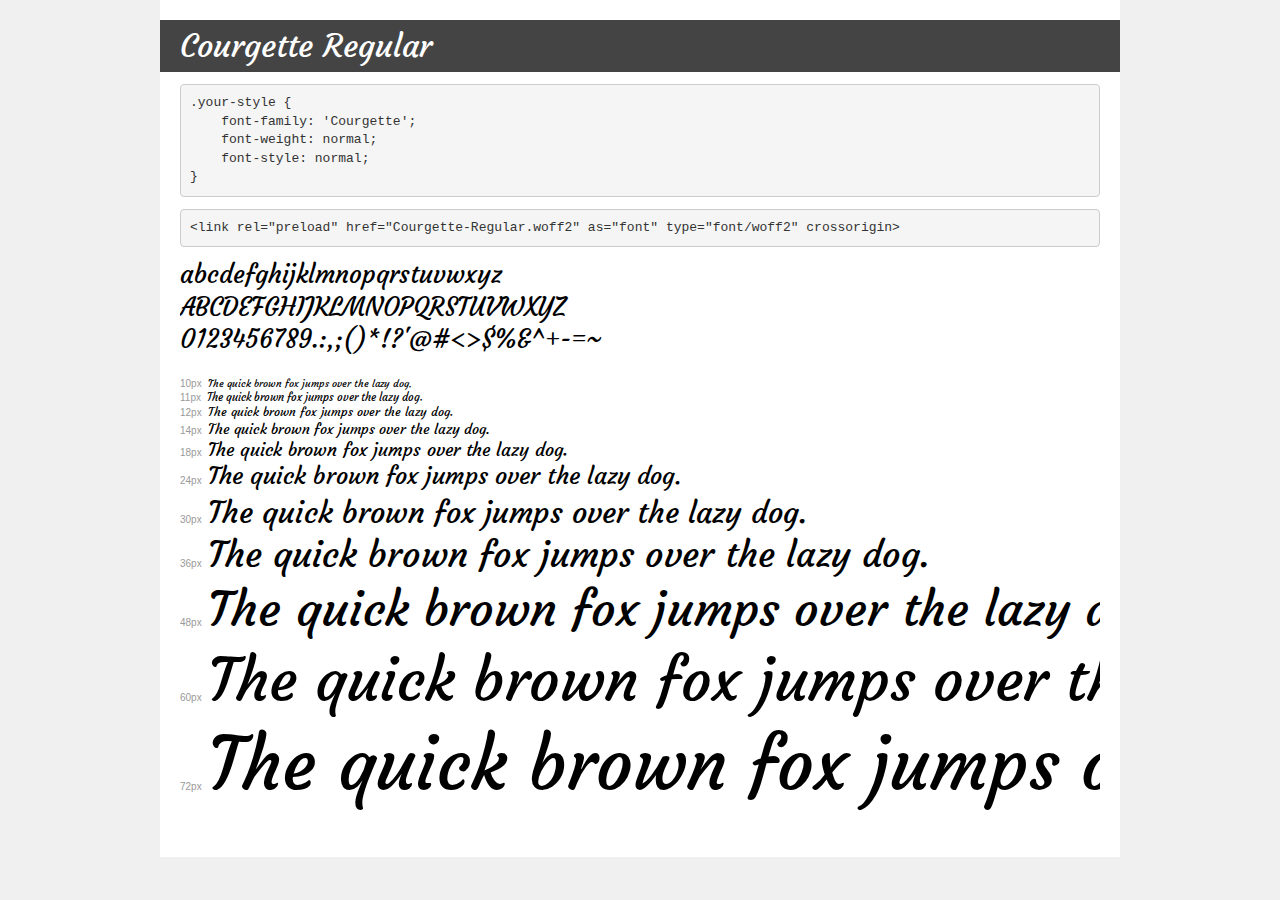
<file: extra/transfonter.org-20240119-061310/demo.html>
<!DOCTYPE html>
<html lang="en">
<head>
    <meta charset="utf-8">
    <meta http-equiv="X-UA-Compatible" content="IE=edge">
    <meta name="viewport" content="width=device-width, initial-scale=1">
    <meta name="robots" content="noindex, noarchive">
    <meta name="format-detection" content="telephone=no">
    <title>Transfonter demo</title>
    <link href="stylesheet.css" rel="stylesheet">
    <style>
        /*
        http://meyerweb.com/eric/tools/css/reset/
        v2.0 | 20110126
        License: none (public domain)
        */
        html, body, div, span, applet, object, iframe,
        h1, h2, h3, h4, h5, h6, p, blockquote, pre,
        a, abbr, acronym, address, big, cite, code,
        del, dfn, em, img, ins, kbd, q, s, samp,
        small, strike, strong, sub, sup, tt, var,
        b, u, i, center,
        dl, dt, dd, ol, ul, li,
        fieldset, form, label, legend,
        table, caption, tbody, tfoot, thead, tr, th, td,
        article, aside, canvas, details, embed,
        figure, figcaption, footer, header, hgroup,
        menu, nav, output, ruby, section, summary,
        time, mark, audio, video {
            margin: 0;
            padding: 0;
            border: 0;
            font-size: 100%;
            font: inherit;
            vertical-align: baseline;
        }
        /* HTML5 display-role reset for older browsers */
        article, aside, details, figcaption, figure,
        footer, header, hgroup, menu, nav, section {
            display: block;
        }
        body {
            line-height: 1;
        }
        ol, ul {
            list-style: none;
        }
        blockquote, q {
            quotes: none;
        }
        blockquote:before, blockquote:after,
        q:before, q:after {
            content: '';
            content: none;
        }
        table {
            border-collapse: collapse;
            border-spacing: 0;
        }
        /* demo styles */
        body {
            background: #f0f0f0;
            color: #000;
        }
        .page {
            background: #fff;
            width: 920px;
            margin: 0 auto;
            padding: 20px 20px 0 20px;
            overflow: hidden;
        }
        .font-container {
            overflow-x: auto;
            overflow-y: hidden;
            margin-bottom: 40px;
            line-height: 1.3;
            white-space: nowrap;
            padding-bottom: 5px;
        }
        h1 {
            position: relative;
            background: #444;
            font-size: 32px;
            color: #fff;
            padding: 10px 20px;
            margin: 0 -20px 12px -20px;
        }
        .letters {
            font-size: 25px;
            margin-bottom: 20px;
        }
        .s10:before {
            content: '10px';
        }
        .s11:before {
            content: '11px';
        }
        .s12:before {
            content: '12px';
        }
        .s14:before {
            content: '14px';
        }
        .s18:before {
            content: '18px';
        }
        .s24:before {
            content: '24px';
        }
        .s30:before {
            content: '30px';
        }
        .s36:before {
            content: '36px';
        }
        .s48:before {
            content: '48px';
        }
        .s60:before {
            content: '60px';
        }
        .s72:before {
            content: '72px';
        }
        .s10:before, .s11:before, .s12:before, .s14:before,
        .s18:before, .s24:before, .s30:before, .s36:before,
        .s48:before, .s60:before, .s72:before {
            font-family: Arial, sans-serif;
            font-size: 10px;
            font-weight: normal;
            font-style: normal;
            color: #999;
            padding-right: 6px;
        }
        pre {
            display: block;
            padding: 9px;
            margin: 0 0 12px;
            font-family: Monaco, Menlo, Consolas, "Courier New", monospace;
            font-size: 13px;
            line-height: 1.428571429;
            color: #333;
            font-weight: normal;
            font-style: normal;
            background-color: #f5f5f5;
            border: 1px solid #ccc;
            overflow-x: auto;
            border-radius: 4px;
        }
        /* responsive */
        @media (max-width: 959px) {
            .page {
                width: auto;
                margin: 0;
            }
        }
    </style>
</head>
<body>
<div class="page">
    <div class="demo">
        <h1 style="font-family: 'Courgette'; font-weight: normal; font-style: normal;">Courgette Regular</h1>
        <pre title="Usage">.your-style {
    font-family: 'Courgette';
    font-weight: normal;
    font-style: normal;
}</pre>
        <pre title="Preload (optional)">
&lt;link rel=&quot;preload&quot; href=&quot;Courgette-Regular.woff2&quot; as=&quot;font&quot; type=&quot;font/woff2&quot; crossorigin&gt;</pre>
        <div class="font-container" style="font-family: 'Courgette'; font-weight: normal; font-style: normal;">
            <p class="letters">
                abcdefghijklmnopqrstuvwxyz<br>
ABCDEFGHIJKLMNOPQRSTUVWXYZ<br>
                0123456789.:,;()*!?'@#&lt;&gt;$%&^+-=~
            </p>
            <p class="s10" style="font-size: 10px;">The quick brown fox jumps over the lazy dog.</p>
            <p class="s11" style="font-size: 11px;">The quick brown fox jumps over the lazy dog.</p>
            <p class="s12" style="font-size: 12px;">The quick brown fox jumps over the lazy dog.</p>
            <p class="s14" style="font-size: 14px;">The quick brown fox jumps over the lazy dog.</p>
            <p class="s18" style="font-size: 18px;">The quick brown fox jumps over the lazy dog.</p>
            <p class="s24" style="font-size: 24px;">The quick brown fox jumps over the lazy dog.</p>
            <p class="s30" style="font-size: 30px;">The quick brown fox jumps over the lazy dog.</p>
            <p class="s36" style="font-size: 36px;">The quick brown fox jumps over the lazy dog.</p>
            <p class="s48" style="font-size: 48px;">The quick brown fox jumps over the lazy dog.</p>
            <p class="s60" style="font-size: 60px;">The quick brown fox jumps over the lazy dog.</p>
            <p class="s72" style="font-size: 72px;">The quick brown fox jumps over the lazy dog.</p>
        </div>
    </div>

</div>
</body>
</html>
</file>
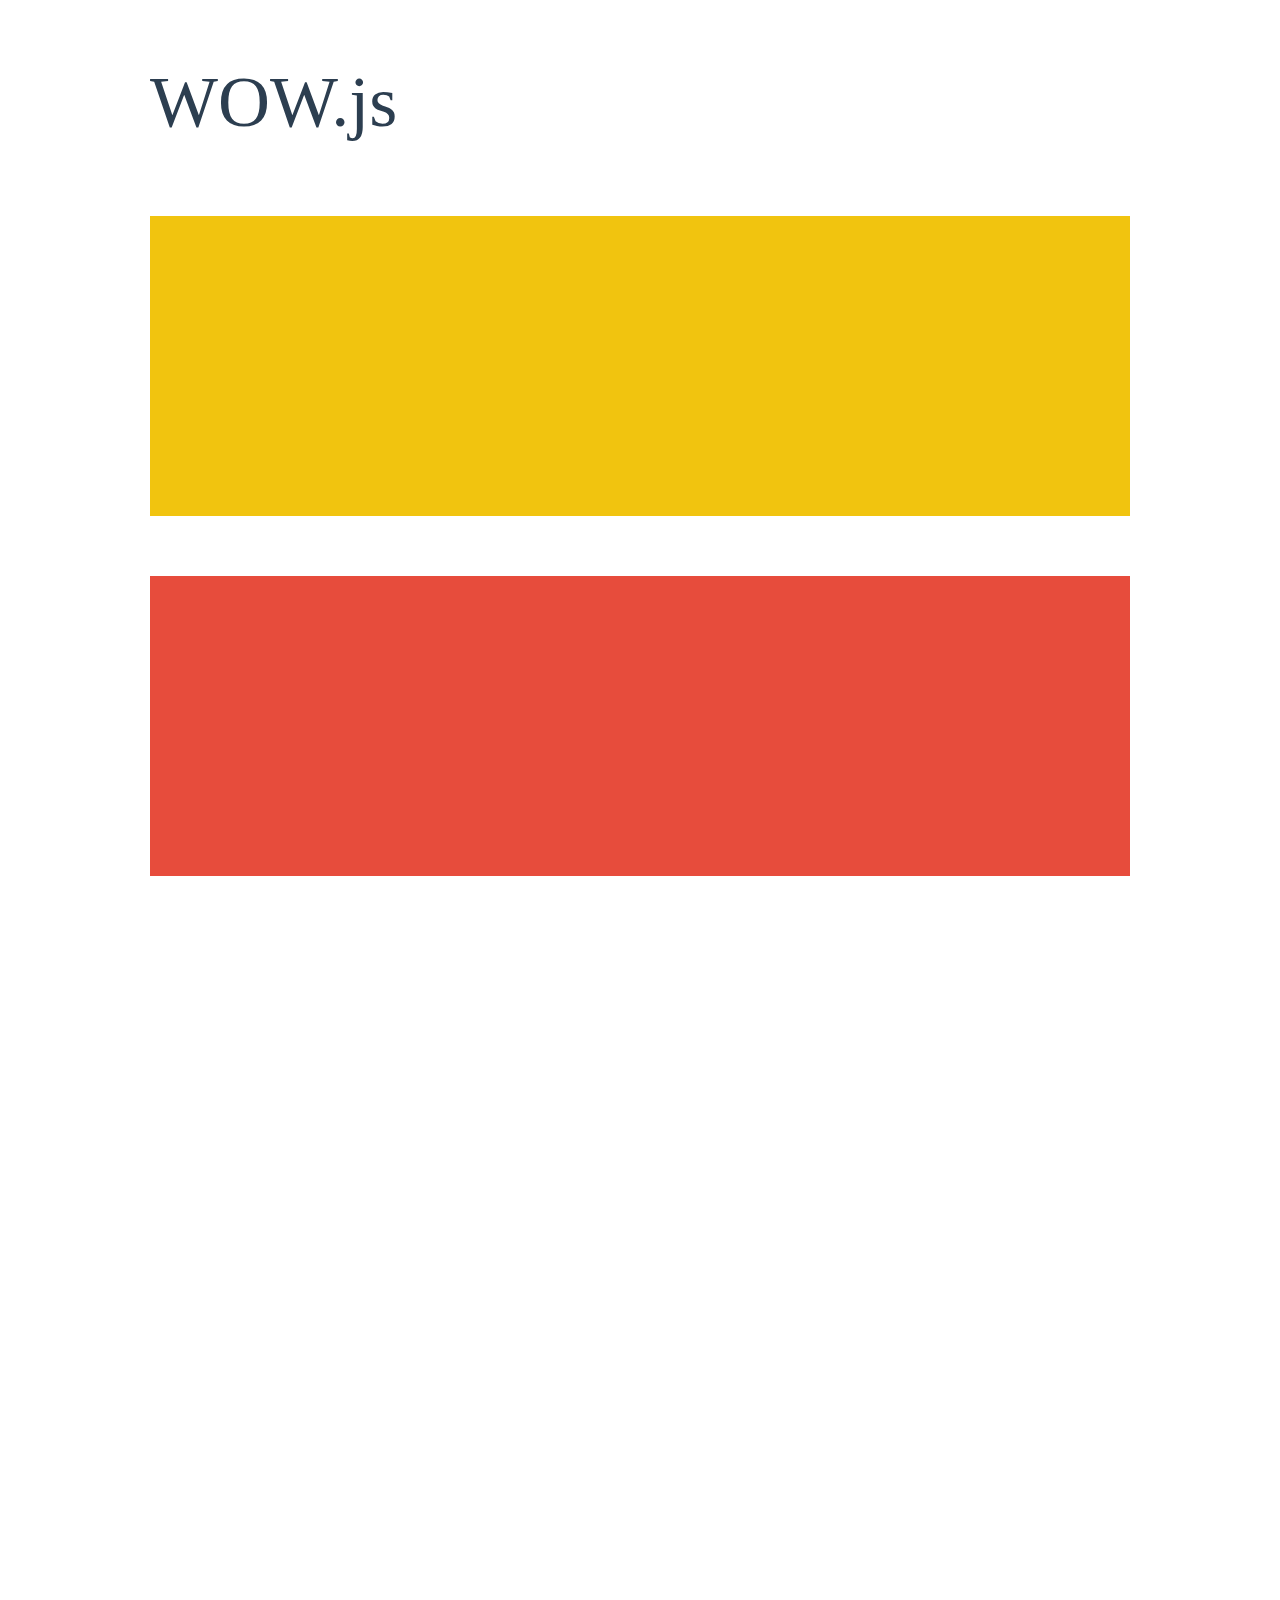
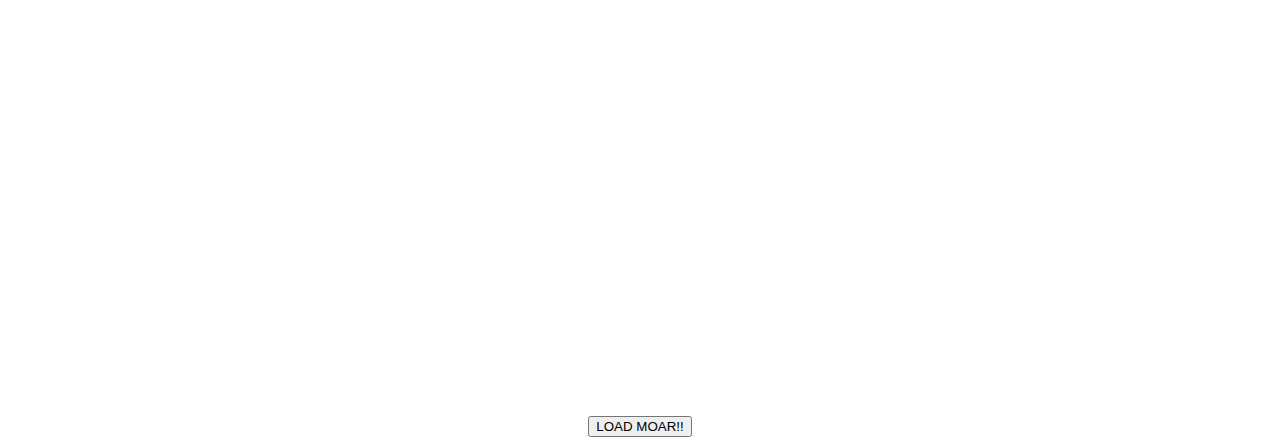
<file: extra/WOW-master/WOW-master/demo.html>
<!doctype html>

<html lang="en">
<head>
  <meta charset="utf-8">
  <title>WOW</title>
  <link rel="stylesheet" href="css/libs/animate.css">
  <link rel="stylesheet" href="css/site.css">
  <style>
    .wow:first-child {
      visibility: hidden;
    }
  </style>
  <!--[if IE]>
    <script src="http://html5shiv.googlecode.com/svn/trunk/html5.js"></script>
  <![endif]-->
</head>

<body>
  <div id="container">
    <header>
      <h1>WOW.js</h1>
    </header>
    <div id="main">
      <section class="wow fadeInDown" style="background-color: #f1c40f;"></section>
      <section class="wow pulse" style="background-color: #e74c3c;" data-wow-iteration="infinite" data-wow-duration="1500ms"></section>
      <section class="section--purple wow slideInRight" data-wow-delay="2s"></section>
      <section class="section--blue wow bounceInLeft" data-wow-offset="300"></section>
      <section class="section--green wow slideInLeft" data-wow-duration="4s"></section>
      <button id="moar">LOAD MOAR!!</button>
    </div>
  </div>
  <script src="dist/wow.js"></script>
  <script>
    wow = new WOW(
      {
        animateClass: 'animated',
        offset:       100,
        callback:     function(box) {
          console.log("WOW: animating <" + box.tagName.toLowerCase() + ">")
        }
      }
    );
    wow.init();
    document.getElementById('moar').onclick = function() {
      var section = document.createElement('section');
      section.className = 'section--purple wow fadeInDown';
      this.parentNode.insertBefore(section, this);
    };
  </script>
</body>
</html>
</file>
<file: extra/transfonter.org-20240119-061208/stylesheet.css>
@font-face {
    font-family: 'Montserrat';
    src: url('Montserrat-BlackItalic.woff2') format('woff2'),
        url('Montserrat-BlackItalic.woff') format('woff');
    font-weight: 900;
    font-style: italic;
    font-display: swap;
}

@font-face {
    font-family: 'Montserrat';
    src: url('Montserrat-ExtraBoldItalic.woff2') format('woff2'),
        url('Montserrat-ExtraBoldItalic.woff') format('woff');
    font-weight: bold;
    font-style: italic;
    font-display: swap;
}

@font-face {
    font-family: 'Montserrat';
    src: url('Montserrat-BoldItalic.woff2') format('woff2'),
        url('Montserrat-BoldItalic.woff') format('woff');
    font-weight: bold;
    font-style: italic;
    font-display: swap;
}

@font-face {
    font-family: 'Montserrat';
    src: url('Montserrat-Black.woff2') format('woff2'),
        url('Montserrat-Black.woff') format('woff');
    font-weight: 900;
    font-style: normal;
    font-display: swap;
}

@font-face {
    font-family: 'Montserrat';
    src: url('Montserrat-ExtraBold.woff2') format('woff2'),
        url('Montserrat-ExtraBold.woff') format('woff');
    font-weight: bold;
    font-style: normal;
    font-display: swap;
}

@font-face {
    font-family: 'Montserrat';
    src: url('Montserrat-ExtraLight.woff2') format('woff2'),
        url('Montserrat-ExtraLight.woff') format('woff');
    font-weight: 200;
    font-style: normal;
    font-display: swap;
}

@font-face {
    font-family: 'Montserrat';
    src: url('Montserrat-Bold.woff2') format('woff2'),
        url('Montserrat-Bold.woff') format('woff');
    font-weight: bold;
    font-style: normal;
    font-display: swap;
}

@font-face {
    font-family: 'Montserrat';
    src: url('Montserrat-Light.woff2') format('woff2'),
        url('Montserrat-Light.woff') format('woff');
    font-weight: 300;
    font-style: normal;
    font-display: swap;
}

@font-face {
    font-family: 'Montserrat';
    src: url('Montserrat-Medium.woff2') format('woff2'),
        url('Montserrat-Medium.woff') format('woff');
    font-weight: 500;
    font-style: normal;
    font-display: swap;
}

@font-face {
    font-family: 'Montserrat';
    src: url('Montserrat-Italic.woff2') format('woff2'),
        url('Montserrat-Italic.woff') format('woff');
    font-weight: normal;
    font-style: italic;
    font-display: swap;
}

@font-face {
    font-family: 'Montserrat';
    src: url('Montserrat-SemiBold.woff2') format('woff2'),
        url('Montserrat-SemiBold.woff') format('woff');
    font-weight: 600;
    font-style: normal;
    font-display: swap;
}

@font-face {
    font-family: 'Montserrat';
    src: url('Montserrat-Regular.woff2') format('woff2'),
        url('Montserrat-Regular.woff') format('woff');
    font-weight: normal;
    font-style: normal;
    font-display: swap;
}

@font-face {
    font-family: 'Montserrat';
    src: url('Montserrat-MediumItalic.woff2') format('woff2'),
        url('Montserrat-MediumItalic.woff') format('woff');
    font-weight: 500;
    font-style: italic;
    font-display: swap;
}

@font-face {
    font-family: 'Montserrat';
    src: url('Montserrat-LightItalic.woff2') format('woff2'),
        url('Montserrat-LightItalic.woff') format('woff');
    font-weight: 300;
    font-style: italic;
    font-display: swap;
}

@font-face {
    font-family: 'Montserrat';
    src: url('Montserrat-ExtraLightItalic.woff2') format('woff2'),
        url('Montserrat-ExtraLightItalic.woff') format('woff');
    font-weight: 200;
    font-style: italic;
    font-display: swap;
}

@font-face {
    font-family: 'Montserrat';
    src: url('Montserrat-Thin.woff2') format('woff2'),
        url('Montserrat-Thin.woff') format('woff');
    font-weight: 100;
    font-style: normal;
    font-display: swap;
}

@font-face {
    font-family: 'Montserrat';
    src: url('Montserrat-SemiBoldItalic.woff2') format('woff2'),
        url('Montserrat-SemiBoldItalic.woff') format('woff');
    font-weight: 600;
    font-style: italic;
    font-display: swap;
}

@font-face {
    font-family: 'Montserrat';
    src: url('Montserrat-ThinItalic.woff2') format('woff2'),
        url('Montserrat-ThinItalic.woff') format('woff');
    font-weight: 100;
    font-style: italic;
    font-display: swap;
}
</file>
<file: extra/transfonter.org-20240119-061310/stylesheet.css>
@font-face {
    font-family: 'Courgette';
    src: url('Courgette-Regular.woff2') format('woff2'),
        url('Courgette-Regular.woff') format('woff');
    font-weight: normal;
    font-style: normal;
    font-display: swap;
}
</file>
<file: extra/WOW-master/WOW-master/css/site.css>
h1 {
  font-size:     72px;
  line-height:   1.5;
  color: #2c3e50;
  font-weight:   100;
}

#container {
  width:  980px;
  margin: 0 auto;
}

section {
  height: 300px;
  margin: 60px 0;
}

.section--purple {
  background-color: #9b59b6;
}

.section--blue {
  background-color: #3498db;
}

.section--green {
  background-color: #2ecc71;
}

#main {
  text-align: center;
}

#more {
  margin: 20px auto 48px;
}
</file>
